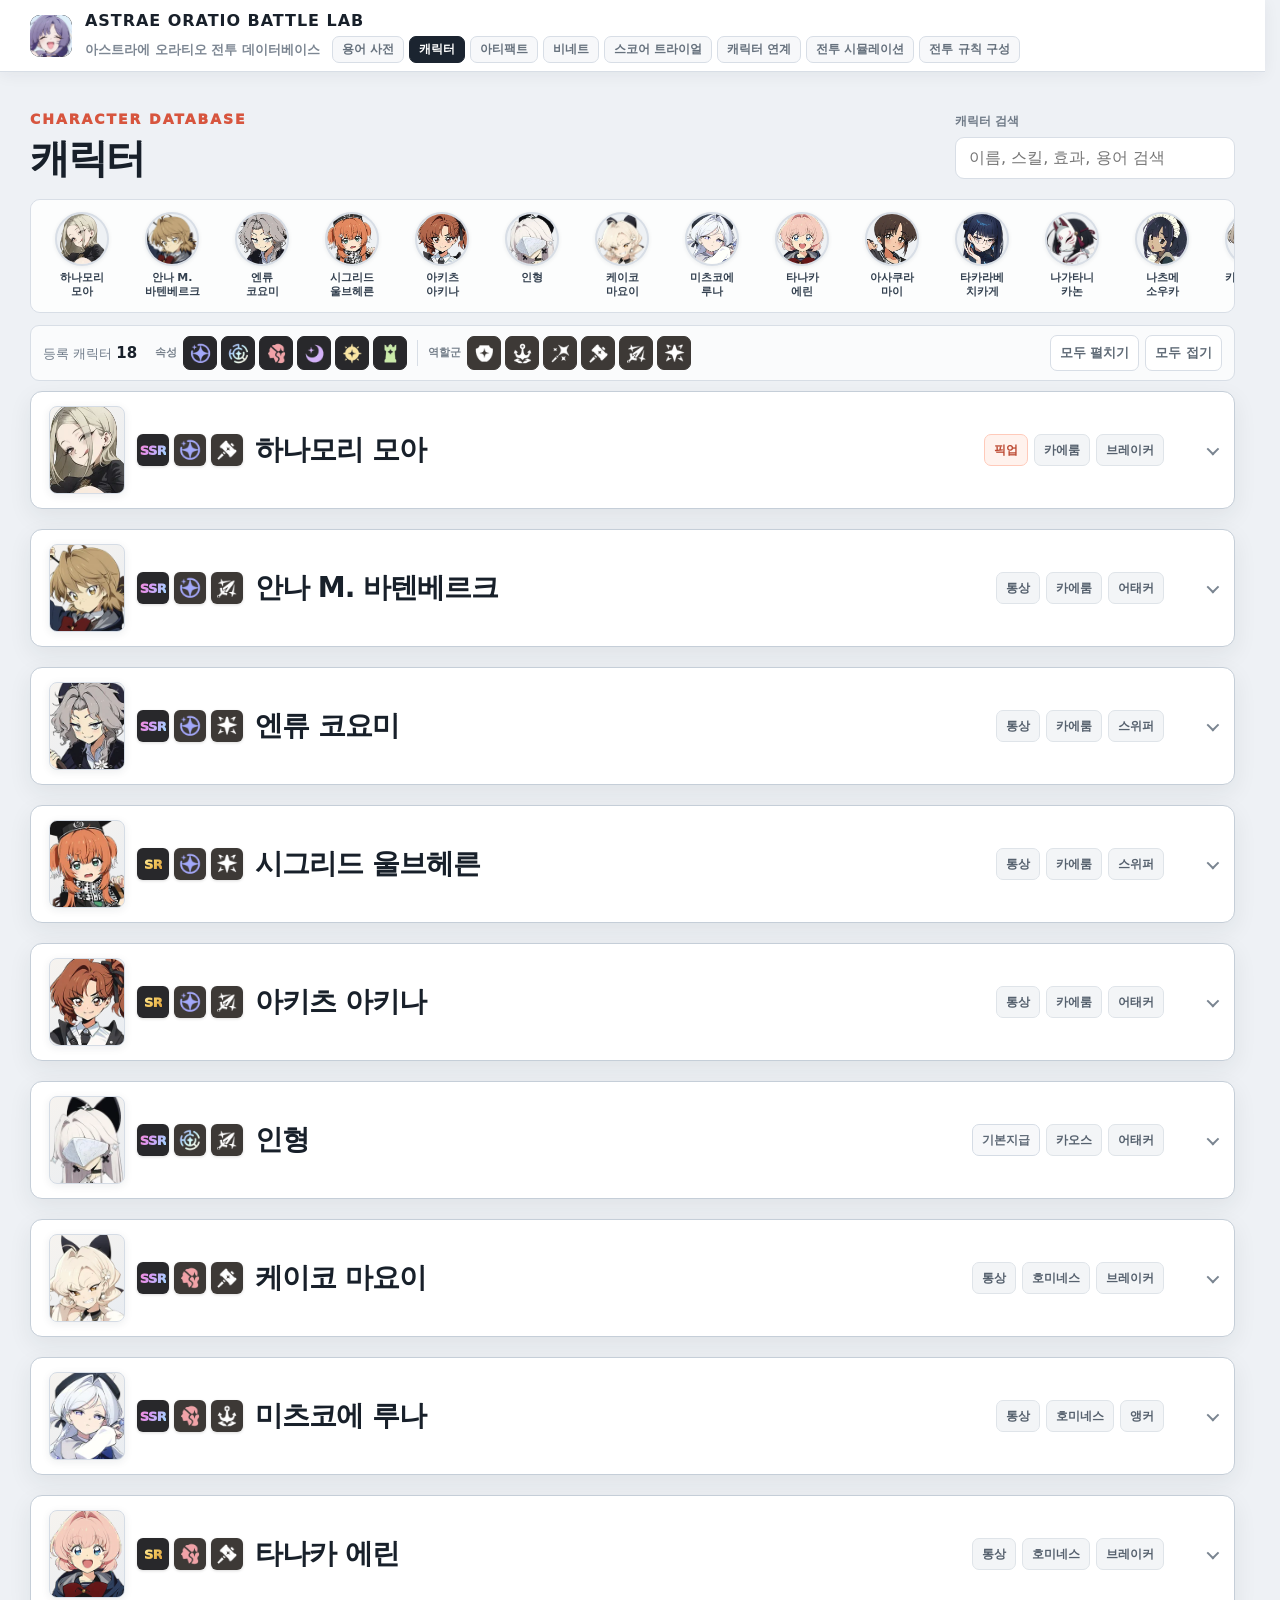
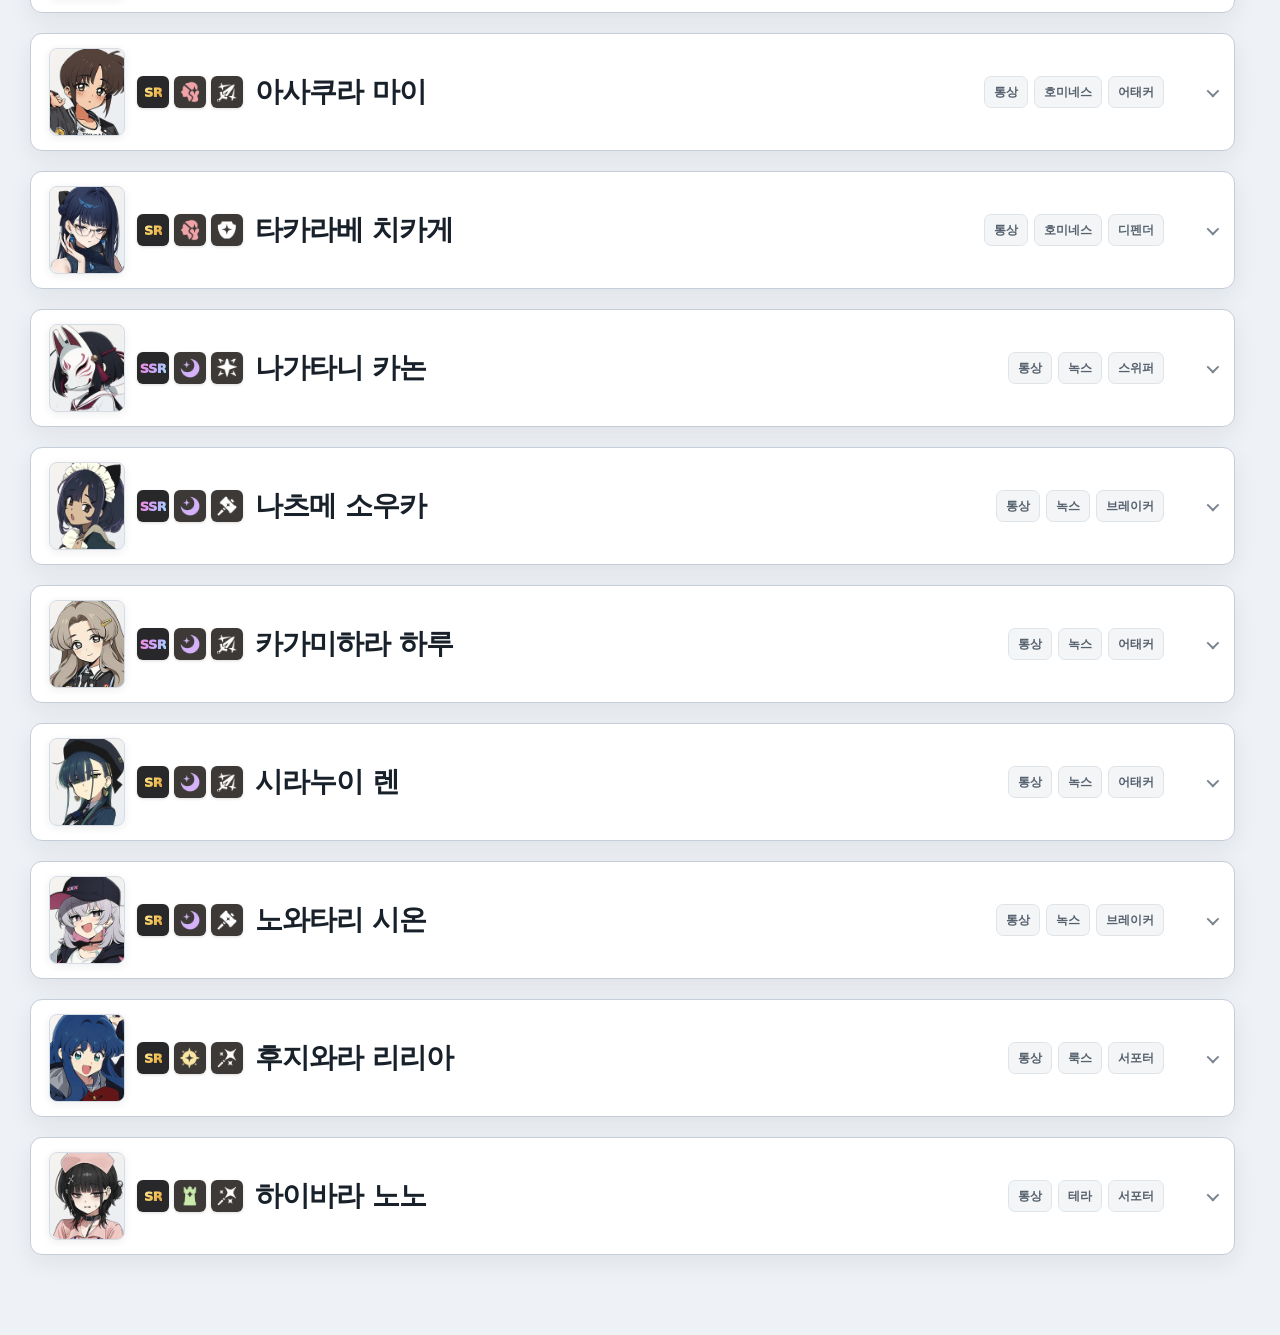
<file: index.html>
<!DOCTYPE html>

<html lang="ko">
<head>
<meta charset="utf-8"/>
<meta content="width=device-width, initial-scale=1" name="viewport"/>
<meta content="아스트라에 오라티오 캐릭터 전투 데이터베이스" name="description"/>
<title>캐릭터 | Astrae Oratio Battle Lab</title>
<link href="styles.css?v=65" rel="stylesheet"/>
<style>.brand-mark{overflow:hidden;padding:0!important}.brand-mark>img{display:block;width:100%;height:100%;object-fit:cover;object-position:center;border-radius:inherit}</style>
</head>
<body>
<header class="app-topbar">
<div class="brand">
<a aria-label="Astrae Oratio Battle Lab 캐릭터 페이지" class="brand-mark" href="characters.html"><img src="assets/site-brand-portrait.jpg" alt="" width="46" height="46" fetchpriority="high"></a>
<div class="brand-copy">
<a class="brand-title" href="characters.html"><strong>ASTRAE ORATIO BATTLE LAB</strong></a>
<div class="brand-lower">
<small>아스트라에 오라티오 전투 데이터베이스</small>
<nav aria-label="페이지 이동" class="site-nav"><a href="glossary.html">용어 사전</a><a aria-current="page" class="active" href="characters.html">캐릭터</a><a href="artifacts.html">아티팩트</a><a href="vignettes.html">비네트</a><a href="score-trial.html">스코어 트라이얼</a><a href="character-partners.html?v=nav-20261025">캐릭터 연계</a><a href="combat.html">전투 시뮬레이션</a><a href="combat-rules.html">전투 규칙 구성</a></nav>
</div>
</div>
</div>
</header>
<main class="page-shell" id="top">
<header class="page-heading character-page-heading" id="characters">
<div class="page-heading-copy">
<span>CHARACTER DATABASE</span>
<h1>캐릭터</h1>
</div>
<label class="search-field">
<span>캐릭터 검색</span>
<input id="character-search" placeholder="이름, 스킬, 효과, 용어 검색" type="search"/>
</label>
</header>
<nav aria-label="캐릭터 바로가기" class="character-jumpbar" data-card-count="18" data-static-order="true" id="character-jumpbar"><a aria-label="하나모리 모아 정보로 이동" class="character-jump-button" data-character-target="character-moa" href="#character-moa"><span class="character-jump-portrait"><img alt="" decoding="async" height="54" loading="eager" src="assets/cards/moa.webp" width="54"/></span><span class="character-jump-name"><span class="jump-name-line">하나모리</span><span class="jump-name-line">모아</span></span></a><a aria-label="안나 M. 바텐베르크 정보로 이동" class="character-jump-button" data-character-target="character-anna" href="#character-anna"><span class="character-jump-portrait"><img alt="" decoding="async" height="54" loading="eager" src="assets/cards/anna.webp" width="54"/></span><span class="character-jump-name"><span class="jump-name-line">안나 M.</span><span class="jump-name-line">바텐베르크</span></span></a><a aria-label="엔류 코요미 정보로 이동" class="character-jump-button" data-character-target="character-koyomi" href="#character-koyomi"><span class="character-jump-portrait"><img alt="" decoding="async" height="54" loading="eager" src="assets/cards/koyomi.webp" width="54"/></span><span class="character-jump-name"><span class="jump-name-line">엔류</span><span class="jump-name-line">코요미</span></span></a><a aria-label="시그리드 울브헤른 정보로 이동" class="character-jump-button" data-character-target="character-sigrid" href="#character-sigrid"><span class="character-jump-portrait"><img alt="" decoding="async" height="54" loading="eager" src="assets/cards/sigrid.webp" width="54"/></span><span class="character-jump-name"><span class="jump-name-line">시그리드</span><span class="jump-name-line">울브헤른</span></span></a><a aria-label="아키츠 아키나 정보로 이동" class="character-jump-button" data-character-target="character-akina" href="#character-akina"><span class="character-jump-portrait"><img alt="" decoding="async" height="54" loading="eager" src="assets/cards/akina.webp" width="54"/></span><span class="character-jump-name"><span class="jump-name-line">아키츠</span><span class="jump-name-line">아키나</span></span></a><a aria-label="인형 정보로 이동" class="character-jump-button" data-character-target="character-doll" href="#character-doll"><span class="character-jump-portrait"><img alt="" decoding="async" height="54" loading="eager" src="assets/cards/doll.webp" width="54"/></span><span class="character-jump-name"><span class="jump-name-line">인형</span></span></a><a aria-label="케이코 마요이 정보로 이동" class="character-jump-button" data-character-target="character-mayoi" href="#character-mayoi"><span class="character-jump-portrait"><img alt="" decoding="async" height="54" loading="eager" src="assets/cards/mayoi.webp" width="54"/></span><span class="character-jump-name"><span class="jump-name-line">케이코</span><span class="jump-name-line">마요이</span></span></a><a aria-label="미츠코에 루나 정보로 이동" class="character-jump-button" data-character-target="character-luna" href="#character-luna"><span class="character-jump-portrait"><img alt="" decoding="async" height="54" loading="eager" src="assets/cards/luna.webp" width="54"/></span><span class="character-jump-name"><span class="jump-name-line">미츠코에</span><span class="jump-name-line">루나</span></span></a><a aria-label="타나카 에린 정보로 이동" class="character-jump-button" data-character-target="character-erin" href="#character-erin"><span class="character-jump-portrait"><img alt="" decoding="async" height="54" loading="eager" src="assets/cards/erin.webp" width="54"/></span><span class="character-jump-name"><span class="jump-name-line">타나카</span><span class="jump-name-line">에린</span></span></a><a aria-label="아사쿠라 마이 정보로 이동" class="character-jump-button" data-character-target="character-mai" href="#character-mai"><span class="character-jump-portrait"><img alt="" decoding="async" height="54" loading="eager" src="assets/cards/mai.webp" width="54"/></span><span class="character-jump-name"><span class="jump-name-line">아사쿠라</span><span class="jump-name-line">마이</span></span></a><a aria-label="타카라베 치카게 정보로 이동" class="character-jump-button" data-character-target="character-chikage" href="#character-chikage"><span class="character-jump-portrait"><img alt="" decoding="async" height="54" loading="eager" src="assets/cards/chikage.webp" width="54"/></span><span class="character-jump-name"><span class="jump-name-line">타카라베</span><span class="jump-name-line">치카게</span></span></a><a aria-label="나가타니 카논 정보로 이동" class="character-jump-button" data-character-target="character-canon" href="#character-canon"><span class="character-jump-portrait"><img alt="" decoding="async" height="54" loading="eager" src="assets/cards/canon.webp" width="54"/></span><span class="character-jump-name"><span class="jump-name-line">나가타니</span><span class="jump-name-line">카논</span></span></a><a aria-label="나츠메 소우카 정보로 이동" class="character-jump-button" data-character-target="character-souka" href="#character-souka"><span class="character-jump-portrait"><img alt="" decoding="async" height="54" loading="eager" src="assets/cards/souka.webp" width="54"/></span><span class="character-jump-name"><span class="jump-name-line">나츠메</span><span class="jump-name-line">소우카</span></span></a><a aria-label="카가미하라 하루 정보로 이동" class="character-jump-button" data-character-target="character-haru" href="#character-haru"><span class="character-jump-portrait"><img alt="" decoding="async" height="54" loading="eager" src="assets/cards/haru.webp" width="54"/></span><span class="character-jump-name"><span class="jump-name-line">카가미하라</span><span class="jump-name-line">하루</span></span></a><a aria-label="시라누이 렌 정보로 이동" class="character-jump-button" data-character-target="character-ren" href="#character-ren"><span class="character-jump-portrait"><img alt="" decoding="async" height="54" loading="eager" src="assets/cards/ren.webp" width="54"/></span><span class="character-jump-name"><span class="jump-name-line">시라누이</span><span class="jump-name-line">렌</span></span></a><a aria-label="노와타리 시온 정보로 이동" class="character-jump-button" data-character-target="character-shion" href="#character-shion"><span class="character-jump-portrait"><img alt="" decoding="async" height="54" loading="eager" src="assets/cards/shion.webp" width="54"/></span><span class="character-jump-name"><span class="jump-name-line">노와타리</span><span class="jump-name-line">시온</span></span></a><a aria-label="후지와라 리리아 정보로 이동" class="character-jump-button" data-character-target="character-liria" href="#character-liria"><span class="character-jump-portrait"><img alt="" decoding="async" height="54" loading="eager" src="assets/cards/liria.webp" width="54"/></span><span class="character-jump-name"><span class="jump-name-line">후지와라</span><span class="jump-name-line">리리아</span></span></a><a aria-label="하이바라 노노 정보로 이동" class="character-jump-button" data-character-target="character-nono" href="#character-nono"><span class="character-jump-portrait"><img alt="" decoding="async" height="54" loading="eager" src="assets/cards/nono.webp" width="54"/></span><span class="character-jump-name"><span class="jump-name-line">하이바라</span><span class="jump-name-line">노노</span></span></a></nav>
<div class="list-toolbar">
<div class="toolbar-primary">
<span class="character-total">등록 캐릭터 <b id="character-count">18</b></span>
<div aria-label="속성 및 역할군 필터" class="character-filters">
<div aria-label="속성 필터" class="filter-group">
<span class="filter-group-label">속성</span>
<div class="filter-buttons">
<button class="filter-icon-button" data-filter-group="element" data-filter-value="caelum" data-tooltip="속성 · 카에룸" type="button"><img alt="카에룸" src="assets/caelum.png"/></button>
<button class="filter-icon-button" data-filter-group="element" data-filter-value="chaos" data-tooltip="속성 · 카오스" type="button"><img alt="카오스" src="assets/chaos.png"/></button>
<button class="filter-icon-button" data-filter-group="element" data-filter-value="homines" data-tooltip="속성 · 호미네스" type="button"><img alt="호미네스" src="assets/homines.png"/></button>
<button class="filter-icon-button" data-filter-group="element" data-filter-value="nox" data-tooltip="속성 · 녹스" type="button"><img alt="녹스" src="assets/nox.png"/></button>
<button class="filter-icon-button" data-filter-group="element" data-filter-value="lux" data-tooltip="속성 · 룩스" type="button"><img alt="룩스" src="assets/lux.png"/></button>
<button class="filter-icon-button" data-filter-group="element" data-filter-value="terra" data-tooltip="속성 · 테라" type="button"><img alt="테라" src="assets/terra.png"/></button>
</div>
</div>
<span aria-hidden="true" class="filter-divider"></span>
<div aria-label="역할군 필터" class="filter-group">
<span class="filter-group-label">역할군</span>
<div class="filter-buttons">
<button class="filter-icon-button" data-filter-group="role" data-filter-value="defender" data-tooltip="역할군 · 디펜더" type="button"><img alt="디펜더" src="assets/defender.png"/></button>
<button class="filter-icon-button" data-filter-group="role" data-filter-value="anchor" data-tooltip="역할군 · 앵커" type="button"><img alt="앵커" src="assets/anchor.png"/></button>
<button class="filter-icon-button" data-filter-group="role" data-filter-value="supporter" data-tooltip="역할군 · 서포터" type="button"><img alt="서포터" src="assets/supporter.png"/></button>
<button class="filter-icon-button" data-filter-group="role" data-filter-value="breaker" data-tooltip="역할군 · 브레이커" type="button"><img alt="브레이커" src="assets/breaker.png"/></button>
<button class="filter-icon-button" data-filter-group="role" data-filter-value="attacker" data-tooltip="역할군 · 어태커" type="button"><img alt="어태커" src="assets/attacker.png"/></button>
<button class="filter-icon-button" data-filter-group="role" data-filter-value="sweeper" data-tooltip="역할군 · 스위퍼" type="button"><img alt="스위퍼" src="assets/sweeper.png"/></button>
</div>
</div>
<button class="reset-filters" hidden="" id="reset-filters" type="button">필터 해제</button>
</div>
</div>
<div class="toolbar-actions">
<button id="expand-all" type="button">모두 펼치기</button>
<button id="collapse-all" type="button">모두 접기</button>
</div>
</div>
<section aria-label="캐릭터 목록" class="character-list" id="character-list">
<!-- 모아 -->
<!-- 안나 -->
<!-- 인형 -->
<!-- 마요이 -->
<details class="character-card" data-element="caelum" data-role="breaker" id="character-moa">
<summary class="character-summary">
<div class="character-identity">
<span class="character-portrait"><img alt="하나모리 모아 초상화" class="character-portrait-image portrait-moa" decoding="async" height="88" src="assets/cards/moa.webp" width="76"/></span>
<span class="character-identity-icons">
<span aria-label="SSR 등급" class="identity-icon-bg rarity-emblem rarity-ssr"><span>SSR</span></span>
<span class="identity-icon-bg"><img alt="" class="character-identity-icon" src="assets/caelum.png"/></span>
<span class="identity-icon-bg"><img alt="" class="character-identity-icon" src="assets/breaker.png"/></span>
</span>
<div class="character-name-group"><h2>하나모리 모아</h2></div>
</div>
<div aria-label="캐릭터 키워드" class="character-tags">
<span class="character-tag hot">픽업</span>
<span class="character-tag">카에룸</span>
<span class="character-tag">브레이커</span>
</div>
<span aria-hidden="true" class="summary-action"><i></i></span>
</summary>
<div class="character-content">
<nav aria-label="하나모리 모아 내부 이동" class="section-nav">
<button data-target="moa-skills" type="button">스킬</button>
<button data-target="moa-ability" type="button">고유 능력</button>
<button data-target="moa-domain" type="button">영지 선언</button>
<button data-target="moa-nodes" type="button">마력 노드</button>
</nav>
<section class="character-section" id="moa-skills">
<header class="section-heading"><span>01</span><div><h3>스킬</h3></div></header>
<div class="reading-list">
<article class="reading-row">
<header class="row-heading"><span class="row-type">ULTIMATE</span><h4>레핀 드 쥐스티스</h4></header>
<div class="row-body">
<div class="skill-meta"><span class="row-badge">근거리</span><span class="row-badge">CT 1</span><span class="row-badge">US 1000</span><span class="row-badge">AP 1</span></div>
<p>적 1인에게 <b>734.3%</b> 피해.</p>
<p>대상이 <button class="term-link" data-term="notice">#괴도의 예고장</button> 보유 시 치명타 확률 15%만큼 <button class="term-link" data-term="plunder">#강탈</button> 부여 <span class="subtle">(유지 라운드 7)</span>.</p>
<p><button class="term-link" data-term="notice">#괴도의 예고장</button> 제거.</p>
</div>
</article>
<article class="reading-row">
<header class="row-heading"><span class="row-type">BATTLE SKILL</span><h4><span class="skill-step-prefix">[1단]</span> <span class="skill-parent-name">칸 드 콩바</span> : <strong class="skill-variant-inline">괴도의 지팡이술, 첫 번째</strong></h4></header>
<div class="row-body">
<div class="skill-meta"><span class="row-badge">근거리</span><span class="row-badge">CT 5</span><span class="row-badge">AP 1</span></div>
<p>적 1인에게 <b>366.6%</b> 피해.</p>
</div>
</article>
<article class="reading-row">
<header class="row-heading"><span class="row-type">BATTLE SKILL</span><h4><span class="skill-step-prefix">[2단]</span> <span class="skill-parent-name">칸 드 콩바</span> : <strong class="skill-variant-inline">괴도의 지팡이술, 두 번째</strong></h4></header>
<div class="row-body">
<div class="skill-meta"><span class="row-badge">근거리</span><span class="row-badge">CT 5</span><span class="row-badge">AP 1</span></div>
<p>적 1인에게 <b>400%</b> 피해.</p>
<p><button class="term-link" data-term="fracture">#파쇄</button> 1중첩 소모.</p>
<p><button class="term-link" data-term="fracture">#파쇄</button> 소모 시마다 <b>500%</b> 추가 피해.</p>
</div>
</article>
<article class="reading-row">
<header class="row-heading"><span class="row-type">TAG ATTACK</span><h4>태그 어택 스킬</h4></header>
<div class="row-body">
<div class="skill-meta"><span class="row-badge">근거리</span><span class="row-badge">AP 1</span></div>
<p>적 1인에게 <b>226.5%</b> 피해.</p>
<p><button class="term-link" data-term="notice">#괴도의 예고장</button> 부여.</p>
</div>
</article>
<article class="reading-row">
<header class="row-heading"><span class="row-type">TAG SPECIAL</span><h4>태그 스페셜 스킬</h4></header>
<div class="row-body">
<div class="skill-meta"><span class="row-badge">근거리</span><span class="row-badge">CT 5</span><span class="row-badge">AP 1</span></div>
<p><button class="term-link" data-term="assault-block">#강습 차단</button> 판정.</p>
<p>적 1인에게 <b>476.8%</b> 피해.</p>
<p><button class="term-link" data-term="fracture">#파쇄</button> 1중첩 소모.</p>
</div>
</article>
</div>
</section>
<section class="character-section" id="moa-ability">
<header class="section-heading"><span>02</span><div><h3>고유 능력</h3></div></header>
<div class="reading-list">
<article class="reading-row">
<header class="row-heading"><span class="row-type">UNIQUE</span><h4>한밤의 수호자</h4></header>
<div class="row-body"><p><button class="term-link" data-term="notice">#괴도의 예고장</button> 부여 시 타격력 <b>20.1%</b> 증가 <span class="subtle">(최대 1중첩 / 유지 라운드 1)</span>.</p></div>
</article>
</div>
</section>
<section class="character-section" id="moa-domain">
<header class="section-heading"><span>03</span><div><h3>영지 선언</h3></div></header>
<div class="domain-panel">
<div class="domain-condition"><b>발동 조건</b><span>전투 스킬 6회 사용</span></div>
<div class="domain-effects">
<p>얼티메이트 스킬, 전투 스킬의 재사용 대기 시간 초기화.</p>
<p>AP +2, US +250.</p>
</div>
</div>
</section>
<section class="character-section" id="moa-nodes">
<header class="section-heading"><span>04</span><div><h3>마력 노드</h3></div></header>
<div aria-label="마력 노드 개방 순서" class="node-unlock-order"><span class="node-unlock-label">개방 순서</span><span class="node-unlock-route">01 → 02 → 03</span><span class="node-unlock-route">01 → 04 → 05</span></div>
<div class="potential-list">
<article class="potential-row"><div class="potential-index">01</div><div class="potential-name">차가운 밤, 어두운 그림자</div><div class="potential-detail">아군 전체에게 <button class="term-link" data-term="magic-release">#마력 개방</button> 부여.</div></article>
<article class="potential-row"><div class="potential-index">02</div><div class="potential-name">야경꾼의 발자국</div><div class="potential-detail">전투 스킬 피해량 30% 증가. ‘괴도의 지팡이술, 첫 번째’ 사용 시 대상에게 <button class="term-link" data-term="fracture">#파쇄</button> 1중첩 부여.</div></article>
<article class="potential-row"><div class="potential-index">03</div><div class="potential-name">낭만을 추구하는 자</div><div class="potential-detail">태그 스페셜 스킬 피해량 15% 증가. 태그 스페셜 스킬 사용 시 대상에게 <button class="term-link" data-term="notice">#괴도의 예고장</button> 부여.</div></article>
<article class="potential-row"><div class="potential-index">04</div><div class="potential-name">바람과 함께 사라지다</div><div class="potential-detail"><button class="term-link" data-term="plunder">#강탈</button> 3회 부여 시 AP +1.</div></article>
<article class="potential-row"><div class="potential-index">05</div><div class="potential-name">한밤중에 피어난 장미</div><div class="potential-detail">얼티메이트 스킬 피해량 15% 증가. 최대 US 포인트 100% 증가.</div></article>
</div>
</section>
</div>
</details><details class="character-card" data-element="caelum" data-role="attacker" id="character-anna">
<summary class="character-summary">
<div class="character-identity">
<span class="character-portrait"><img alt="안나 M. 바텐베르크 초상화" class="character-portrait-image portrait-anna" decoding="async" height="88" src="assets/cards/anna.webp" width="76"/></span>
<span class="character-identity-icons">
<span aria-label="SSR 등급" class="identity-icon-bg rarity-emblem rarity-ssr"><span>SSR</span></span>
<span class="identity-icon-bg"><img alt="" class="character-identity-icon" src="assets/caelum.png"/></span>
<span class="identity-icon-bg"><img alt="" class="character-identity-icon" src="assets/attacker.png"/></span>
</span>
<div class="character-name-group"><h2>안나 M. 바텐베르크</h2></div>
</div>
<div aria-label="캐릭터 키워드" class="character-tags">
<span class="character-tag">통상</span>
<span class="character-tag">카에룸</span>
<span class="character-tag">어태커</span>
</div>
<span aria-hidden="true" class="summary-action"><i></i></span>
</summary>
<div class="character-content">
<nav aria-label="안나 M. 바텐베르크 내부 이동" class="section-nav">
<button data-target="anna-skills" type="button">스킬</button>
<button data-target="anna-ability" type="button">고유 능력</button>
<button data-target="anna-domain" type="button">영지 선언</button>
<button data-target="anna-nodes" type="button">마력 노드</button>
</nav>
<section class="character-section" id="anna-skills">
<header class="section-heading"><span>01</span><div><h3>스킬</h3></div></header>
<div class="reading-list">
<article class="reading-row">
<header class="row-heading"><span class="row-type">ULTIMATE</span><h4>드라이파허 블리츠슈니트</h4></header>
<div class="row-body">
<div class="skill-meta"><span class="row-badge">근거리</span><span class="row-badge">CT 1</span><span class="row-badge">US 2000</span><span class="row-badge">AP 1</span></div>
<p>적 1인에게 <b>391.2%</b> 피해.</p>
<p>파쇄 1중첩 부여.</p>
</div>
</article>
<article class="reading-row">
<header class="row-heading"><span class="row-type">BATTLE SKILL</span><h4><span class="skill-step-prefix">[1단]</span> <span class="skill-parent-name">전투의 예술</span> : <strong class="skill-variant-inline">번개 같은 찌르기</strong></h4></header>
<div class="row-body">
<div class="skill-meta"><span class="row-badge">근거리</span><span class="row-badge">CT 5</span><span class="row-badge">AP 1</span></div>
<p>적 1인에게 <b>252.5%</b> 피해.</p>
</div>
</article>
<article class="reading-row">
<header class="row-heading"><span class="row-type">BATTLE SKILL</span><h4><span class="skill-step-prefix">[2단]</span> <span class="skill-parent-name">전투의 예술</span> : <strong class="skill-variant-inline">번뜩이는 삼단베기</strong></h4></header>
<div class="row-body">
<div class="skill-meta"><span class="row-badge">근거리</span><span class="row-badge">CT 5</span><span class="row-badge">AP 1</span></div>
<p>적 1인에게 <b>255.2%</b> 피해.</p>
</div>
</article>
<article class="reading-row">
<header class="row-heading"><span class="row-type">BATTLE SKILL</span><h4><span class="skill-step-prefix">[3단]</span> <span class="skill-parent-name">전투의 예술</span> : <strong class="skill-variant-inline">정수리 낙하 베기</strong></h4></header>
<div class="row-body">
<div class="skill-meta"><span class="row-badge">근거리</span><span class="row-badge">CT 5</span><span class="row-badge">AP 1</span></div>
<p>적 1인에게 <b>291.6%</b> 피해.</p>
<p>파쇄 1중첩 부여.</p>
</div>
</article>
<article class="reading-row">
<header class="row-heading"><span class="row-type">TAG ATTACK</span><h4>태그 어택 스킬</h4></header>
<div class="row-body">
<div class="skill-meta"><span class="row-badge">근거리</span><span class="row-badge">AP 1</span></div>
<p>적 1인에게 <b>150%</b> 피해.</p>
</div>
</article>
</div>
</section>
<section class="character-section" id="anna-ability">
<header class="section-heading"><span>02</span><div><h3>고유 능력</h3></div></header>
<div class="reading-list">
<article class="reading-row">
<header class="row-heading"><span class="row-type">UNIQUE</span><h4>기사도의 정신</h4></header>
<div class="row-body">
<p>얼티메이트 스킬 사용 시 전투 스킬 피해량 <b>35.6%</b> 증가 <span class="subtle">(유지 라운드 2)</span>.</p>
</div>
</article>
</div>
</section>
<section class="character-section" id="anna-domain">
<header class="section-heading"><span>03</span><div><h3>영지 선언</h3></div></header>
<div class="domain-panel">
<div class="domain-condition"><b>발동 조건</b><span>전투 스킬 9회 사용</span></div>
<div class="domain-effects">
<p>얼티메이트 스킬, 전투 스킬의 재사용 대기 시간 초기화.</p>
<p>AP +2, US +250.</p>
</div>
</div>
</section>
<section class="character-section" id="anna-nodes">
<header class="section-heading"><span>04</span><div><h3>마력 노드</h3></div></header>
<div aria-label="마력 노드 개방 순서" class="node-unlock-order"><span class="node-unlock-label">개방 순서</span><span class="node-unlock-route">01 → 02 → 03</span><span class="node-unlock-route">01 → 04 → 05</span></div>
<div class="potential-list">
<article class="potential-row"><div class="potential-index">01</div><div class="potential-name">앰버의 광채</div><div class="potential-detail">아군 전체에게 마력 개방 부여.</div></article>
<article class="potential-row"><div class="potential-index">02</div><div class="potential-name">칼날에 흐르는 뇌성</div><div class="potential-detail">카운터 스킬 사용 시 번개 같은 찌르기의 AP 소모량 0 <span class="subtle">(최대 1회 / 유지 라운드 1)</span>.</div></article>
<article class="potential-row"><div class="potential-index">03</div><div class="potential-name">자각하는 마음</div><div class="potential-detail">번개 같은 찌르기 사용 시 대상에게 파쇄 1중첩 부여.</div></article>
<article class="potential-row"><div class="potential-index">04</div><div class="potential-name">기사의 덕목</div><div class="potential-detail">얼티메이트 스킬 사용 시 전투 스킬 재사용 대기 시간 초기화.</div></article>
<article class="potential-row"><div class="potential-index">05</div><div class="potential-name">새로운 맹세</div><div class="potential-detail">얼티메이트 스킬의 AP 소모량 -1.</div></article>
</div>
</section>
</div>
</details><details class="character-card" data-element="caelum" data-role="sweeper" id="character-koyomi">
<summary class="character-summary">
<div class="character-identity">
<span class="character-portrait"><img alt="엔류 코요미 초상화" class="character-portrait-image portrait-koyomi" decoding="async" height="88" src="assets/cards/koyomi.webp" width="76"/></span>
<span class="character-identity-icons">
<span aria-label="SSR 등급" class="identity-icon-bg rarity-emblem rarity-ssr"><span>SSR</span></span>
<span class="identity-icon-bg"><img alt="" class="character-identity-icon" src="assets/caelum.png"/></span>
<span class="identity-icon-bg"><img alt="" class="character-identity-icon" src="assets/sweeper.png"/></span>
</span>
<div class="character-name-group"><h2>엔류 코요미</h2></div>
</div>
<div aria-label="캐릭터 키워드" class="character-tags">
<span class="character-tag">통상</span>
<span class="character-tag">카에룸</span>
<span class="character-tag">스위퍼</span>
</div>
<span aria-hidden="true" class="summary-action"><i></i></span>
</summary>
<div class="character-content">
<nav aria-label="엔류 코요미 내부 이동" class="section-nav">
<button data-target="koyomi-skills" type="button">스킬</button>
<button data-target="koyomi-ability" type="button">고유 능력</button>
<button data-target="koyomi-domain" type="button">영지 선언</button>
<button data-target="koyomi-nodes" type="button">마력 노드</button>
</nav>
<section class="character-section" id="koyomi-skills">
<header class="section-heading"><span>01</span><div><h3>스킬</h3></div></header>
<div class="reading-list">
<article class="reading-row">
<header class="row-heading"><span class="row-type">ULTIMATE</span><h4>불사르는 염룡, 스바로지츠의 숨결이여!</h4></header>
<div class="row-body">
<div class="skill-meta"><span class="row-badge">원거리</span><span class="row-badge">CT 1</span><span class="row-badge">US 3000</span><span class="row-badge">AP 1</span></div>
<p>적 전체에게 <b>589.9%</b> 피해.</p>
</div>
</article>
<article class="reading-row">
<header class="row-heading"><span class="row-type">BATTLE SKILL</span><h4><span class="skill-step-prefix">[1단]</span> <span class="skill-parent-name">엔류 가의 마녀술</span> : <strong class="skill-variant-inline">염룡의 화염구</strong></h4></header>
<div class="row-body">
<div class="skill-meta"><span class="row-badge">원거리</span><span class="row-badge">CT 9</span><span class="row-badge">AP 1</span></div>
<p>적 전체에게 <b>234.2%</b> 피해.</p>
<p>파쇄 1중첩 부여.</p>
</div>
</article>
<article class="reading-row">
<header class="row-heading"><span class="row-type">BATTLE SKILL</span><h4><span class="skill-step-prefix">[2단]</span> <span class="skill-parent-name">엔류 가의 마녀술</span> : <strong class="skill-variant-inline">염룡의 파도</strong></h4></header>
<div class="row-body">
<div class="skill-meta"><span class="row-badge">원거리</span><span class="row-badge">CT 9</span><span class="row-badge">AP 1</span></div>
<p>적 전체에게 <b>225.1%</b> 피해.</p>
</div>
</article>
<article class="reading-row">
<header class="row-heading"><span class="row-type">BATTLE SKILL</span><h4><span class="skill-step-prefix">[3단]</span> <span class="skill-parent-name">엔류 가의 마녀술</span> : <strong class="skill-variant-inline">염룡의 소낙비</strong></h4></header>
<div class="row-body">
<div class="skill-meta"><span class="row-badge">원거리</span><span class="row-badge">CT 9</span><span class="row-badge">AP 1</span></div>
<p>적 전체에게 <b>282.9%</b> 피해.</p>
</div>
</article>
<article class="reading-row">
<header class="row-heading"><span class="row-type">TAG ATTACK</span><h4>태그 어택 스킬</h4></header>
<div class="row-body">
<div class="skill-meta"><span class="row-badge">원거리</span><span class="row-badge">AP 1</span></div>
<p>적 전체에게 <b>183%</b> 피해.</p>
</div>
</article>
</div>
</section>
<section class="character-section" id="koyomi-ability">
<header class="section-heading"><span>02</span><div><h3>고유 능력</h3></div></header>
<div class="reading-list">
<article class="reading-row">
<header class="row-heading"><span class="row-type">UNIQUE</span><h4>염룡의 혈맥</h4></header>
<div class="row-body"><p>전투 시작 시 US 포인트 +750.</p></div>
</article>
</div>
</section>
<section class="character-section" id="koyomi-domain">
<header class="section-heading"><span>03</span><div><h3>영지 선언</h3></div></header>
<div class="domain-panel">
<div class="domain-condition"><b>발동 조건</b><span>얼티메이트 스킬 2회 사용</span></div>
<div class="domain-effects">
<p>얼티메이트 스킬, 전투 스킬의 재사용 대기 시간 초기화.</p>
<p>AP +2, US +250.</p>
</div>
</div>
</section>
<section class="character-section" id="koyomi-nodes">
<header class="section-heading"><span>04</span><div><h3>마력 노드</h3></div></header>
<div aria-label="마력 노드 개방 순서" class="node-unlock-order"><span class="node-unlock-label">개방 순서</span><span class="node-unlock-route">01 → 02 → 03</span><span class="node-unlock-route">01 → 04 → 05</span></div>
<div class="potential-list">
<article class="potential-row"><div class="potential-index">01</div><div class="potential-name">이어받은 불씨</div><div class="potential-detail">아군 전체에게 마력 개방 부여.</div></article>
<article class="potential-row"><div class="potential-index">02</div><div class="potential-name">타오르기 시작한 불꽃</div><div class="potential-detail">전투 스킬 사용 시 대상에게 화상 1단계 부여.</div></article>
<article class="potential-row"><div class="potential-index">03</div><div class="potential-name">혈맥에 깃든 염룡</div><div class="potential-detail">고유 능력의 US 포인트 회복량 100% 증가.</div></article>
<article class="potential-row"><div class="potential-index">04</div><div class="potential-name">스바로지츠의 계승자</div><div class="potential-detail">태그 어택 스킬 사용 시 전투 스킬 재사용 대기시간 -1.</div></article>
<article class="potential-row"><div class="potential-index">05</div><div class="potential-name">그 이름, 맹염소녀</div><div class="potential-detail">얼티메이트 스킬 피해량 20% 증가.</div></article>
</div>
</section>
</div>
</details><details class="character-card" data-element="caelum" data-role="sweeper" id="character-sigrid">
<summary class="character-summary">
<div class="character-identity">
<span class="character-portrait"><img alt="시그리드 울브헤른 초상화" class="character-portrait-image portrait-sigrid" decoding="async" height="88" src="assets/cards/sigrid.webp" width="76"/></span>
<span class="character-identity-icons">
<span aria-label="SR 등급" class="identity-icon-bg rarity-emblem rarity-sr"><span>SR</span></span>
<span class="identity-icon-bg"><img alt="" class="character-identity-icon" src="assets/caelum.png"/></span>
<span class="identity-icon-bg"><img alt="" class="character-identity-icon" src="assets/sweeper.png"/></span>
</span>
<div class="character-name-group"><h2>시그리드 울브헤른</h2></div>
</div>
<div aria-label="캐릭터 키워드" class="character-tags">
<span class="character-tag">통상</span>
<span class="character-tag">카에룸</span>
<span class="character-tag">스위퍼</span>
</div>
<span aria-hidden="true" class="summary-action"><i></i></span>
</summary>
<div class="character-content">
<nav aria-label="시그리드 울브헤른 내부 이동" class="section-nav">
<button data-target="sigrid-skills" type="button">스킬</button>
<button data-target="sigrid-ability" type="button">고유 능력</button>
<button data-target="sigrid-domain" type="button">영지 선언</button>
<button data-target="sigrid-nodes" type="button">마력 노드</button>
</nav>
<section class="character-section" id="sigrid-skills">
<header class="section-heading"><span>01</span><div><h3>스킬</h3></div></header>
<div class="reading-list">
<article class="reading-row">
<header class="row-heading"><span class="row-type">ULTIMATE</span><h4>쇄도하는 라그나로크</h4></header>
<div class="row-body">
<div class="skill-meta"><span class="row-badge">근거리</span><span class="row-badge">CT 1</span><span class="row-badge">US 2000</span><span class="row-badge">AP 1</span></div>
<p>적 전체에게 <b>415.5%</b> 피해.</p>
<p>자신의 고유 능력 적용 중 <b>207.8%</b> 피해.</p>
</div>
</article>
<article class="reading-row">
<header class="row-heading"><span class="row-type">BATTLE SKILL</span><h4><span class="skill-step-prefix">[1단]</span> <span class="skill-parent-name">울브헤른식 도끼술</span> : <strong class="skill-variant-inline">내리치는 번개</strong></h4></header>
<div class="row-body">
<div class="skill-meta"><span class="row-badge">근거리</span><span class="row-badge">CT 5</span><span class="row-badge">AP 1</span><span class="row-badge">차지 스킬</span></div>
<div class="skill-stage">
<p class="stage-title"><b>[차지 1단계]</b></p>
<p>적 전체에게 <b>283.3%</b> 피해.</p>
</div>
<div class="skill-stage">
<p class="stage-title"><b>[차지 2단계]</b></p>
<p>스킬 사용 시 AP 2 소모.</p>
<p>적 전체에게 <b>360.9%</b> 피해.</p>
<p>파쇄 1중첩 소모.</p>
</div>
</div>
</article>
<article class="reading-row">
<header class="row-heading"><span class="row-type">BATTLE SKILL</span><h4><span class="skill-step-prefix">[2단]</span> <span class="skill-parent-name">울브헤른식 도끼술</span> : <strong class="skill-variant-inline">몰아치는 폭풍우</strong></h4></header>
<div class="row-body">
<div class="skill-meta"><span class="row-badge">근거리</span><span class="row-badge">CT 5</span><span class="row-badge">AP 1</span></div>
<p>적 전체에게 <b>203.7%</b> 피해.</p>
</div>
</article>
<article class="reading-row">
<header class="row-heading"><span class="row-type">TAG ATTACK</span><h4>태그 어택 스킬</h4></header>
<div class="row-body">
<div class="skill-meta"><span class="row-badge">근거리</span><span class="row-badge">AP 1</span></div>
<p>적 1인에게 <b>165%</b> 피해.</p>
</div>
</article>
</div>
</section>
<section class="character-section" id="sigrid-ability">
<header class="section-heading"><span>02</span><div><h3>고유 능력</h3></div></header>
<div class="reading-list">
<article class="reading-row">
<header class="row-heading"><span class="row-type">UNIQUE</span><h4>광전사의 혈통</h4></header>
<div class="row-body"><p>전투 시작 시 공격력 <b>16.6%</b> 증가 <span class="subtle">(유지 라운드 6)</span>.</p></div>
</article>
</div>
</section>
<section class="character-section" id="sigrid-domain">
<header class="section-heading"><span>03</span><div><h3>영지 선언</h3></div></header>
<div class="domain-panel">
<div class="domain-condition"><b>발동 조건</b><span>전투 스킬 4회 사용</span></div>
<div class="domain-effects">
<p>얼티메이트 스킬, 전투 스킬의 재사용 대기시간 초기화.</p>
<p>AP +2, US +250.</p>
</div>
</div>
</section>
<section class="character-section" id="sigrid-nodes">
<header class="section-heading"><span>04</span><div><h3>마력 노드</h3></div></header>
<div aria-label="마력 노드 개방 순서" class="node-unlock-order">
<span class="node-unlock-label">개방 순서</span>
<span class="node-unlock-route">01 → 02 → 03</span>
<span class="node-unlock-route">01 → 04 → 05</span>
</div>
<div class="potential-list">
<article class="potential-row"><div class="potential-index">01</div><div class="potential-name">추운 나라에서 온 소녀</div><div class="potential-detail">아군 전체에게 마력 개방 부여.</div></article>
<article class="potential-row"><div class="potential-index">02</div><div class="potential-name">온화한 바이킹</div><div class="potential-detail">얼티메이트 스킬 피해량 30% 증가.</div></article>
<article class="potential-row"><div class="potential-index">03</div><div class="potential-name">스칼라그림손의 힘</div><div class="potential-detail">내리치는 번개를 차지 2단계로 사용 시 대상에게 파쇄 1중첩 소모.</div></article>
<article class="potential-row"><div class="potential-index">04</div><div class="potential-name">야를의 후예</div><div class="potential-detail">고유 능력 유지 라운드 11로 변경.</div></article>
<article class="potential-row"><div class="potential-index">05</div><div class="potential-name">발할라의 방식으로</div><div class="potential-detail">고유 능력 공격력 증가량 100% 증가.</div></article>
</div>
</section>
</div>
</details><details class="character-card" data-element="caelum" data-role="attacker" id="character-akina">
<summary class="character-summary">
<div class="character-identity">
<span class="character-portrait"><img alt="아키츠 아키나 초상화" class="character-portrait-image portrait-akina" decoding="async" height="88" src="assets/cards/akina.webp" width="76"/></span>
<span class="character-identity-icons">
<span aria-label="SR 등급" class="identity-icon-bg rarity-emblem rarity-sr"><span>SR</span></span>
<span class="identity-icon-bg"><img alt="" class="character-identity-icon" src="assets/caelum.png"/></span>
<span class="identity-icon-bg"><img alt="" class="character-identity-icon" src="assets/attacker.png"/></span>
</span>
<div class="character-name-group"><h2>아키츠 아키나</h2></div>
</div>
<div aria-label="캐릭터 키워드" class="character-tags">
<span class="character-tag">통상</span>
<span class="character-tag">카에룸</span>
<span class="character-tag">어태커</span>
</div>
<span aria-hidden="true" class="summary-action"><i></i></span>
</summary>
<div class="character-content">
<nav aria-label="아키츠 아키나 내부 이동" class="section-nav">
<button data-target="akina-skills" type="button">스킬</button>
<button data-target="akina-ability" type="button">고유 능력</button>
<button data-target="akina-domain" type="button">영지 선언</button>
<button data-target="akina-nodes" type="button">마력 노드</button>
</nav>
<section class="character-section" id="akina-skills">
<header class="section-heading"><span>01</span><div><h3>스킬</h3></div></header>
<div class="reading-list">
<article class="reading-row">
<header class="row-heading"><span class="row-type">ULTIMATE</span><h4>화학, 연금술, 그리고 폭발</h4></header>
<div class="row-body">
<div class="skill-meta"><span class="row-badge">원거리</span><span class="row-badge">CT 1</span><span class="row-badge">US 2000</span><span class="row-badge">AP 1</span></div>
<p>적 1인에게 <b>639.1%</b> 피해.</p>
<p>화상 4단계 부여.</p>
</div>
</article>
<article class="reading-row">
<header class="row-heading"><span class="row-type">BATTLE SKILL</span><h4><span class="skill-step-prefix">[1단]</span> <span class="skill-parent-name">특제 마도구 등장!</span> : <strong class="skill-variant-inline">아키나 특제 &lt;그리스의 불&gt;</strong></h4></header>
<div class="row-body">
<div class="skill-meta"><span class="row-badge">원거리</span><span class="row-badge">CT 1</span><span class="row-badge">AP 1</span></div>
<p>그리스의 불 1개 소모.</p>
<p>적 1인에게 <b>114.8%</b> 피해.</p>
<p>화상 1단계 부여.</p>
</div>
</article>
<article class="reading-row">
<header class="row-heading"><span class="row-type">BATTLE SKILL</span><h4><span class="skill-step-prefix">[2단]</span> <span class="skill-parent-name">특제 마도구 등장!</span> : <strong class="skill-variant-inline">아키나 특제 드롭스</strong></h4></header>
<div class="row-body">
<div class="skill-meta"><span class="row-badge">원거리</span><span class="row-badge">CT 1</span><span class="row-badge">AP 1</span></div>
<p>그리스의 불 1개 소모.</p>
<p>적 1인에게 <b>125.2%</b> 피해.</p>
<p>화상 1단계 부여.</p>
</div>
</article>
<article class="reading-row">
<header class="row-heading"><span class="row-type">BATTLE SKILL</span><h4><span class="skill-step-prefix">[3단]</span> <span class="skill-parent-name">특제 마도구 등장!</span> : <strong class="skill-variant-inline">즉석 충전</strong></h4></header>
<div class="row-body">
<div class="skill-meta"><span class="row-badge">원거리</span><span class="row-badge">CT 5</span><span class="row-badge">AP 1</span></div>
<p>보유한 그리스의 불이 0개일 시 사용.</p>
<p>그리스의 불 3개 충전.</p>
</div>
</article>
<article class="reading-row">
<header class="row-heading"><span class="row-type">TAG ATTACK</span><h4>태그 어택 스킬</h4></header>
<div class="row-body">
<div class="skill-meta"><span class="row-badge">원거리</span><span class="row-badge">AP 1</span></div>
<p>적 1인에게 <b>128.2%</b> 피해.</p>
<p>파쇄 1중첩 부여.</p>
</div>
</article>
</div>
</section>
<section class="character-section" id="akina-ability">
<header class="section-heading"><span>02</span><div><h3>고유 능력</h3></div></header>
<div class="reading-list">
<article class="reading-row">
<header class="row-heading"><span class="row-type">UNIQUE</span><h4>아키나류 연금술</h4></header>
<div class="row-body">
<p>전투 시작 시 그리스의 불 3개 충전.</p>
<p>아키나 특제 드롭스 사용 시 50% 확률로 전투 스킬 재사용 대기시간 초기화.</p>
<p>그리스의 불 1개 충전.</p>
<p>AP +1, US 포인트 +50.</p>
</div>
</article>
</div>
</section>
<section class="character-section" id="akina-domain">
<header class="section-heading"><span>03</span><div><h3>영지 선언</h3></div></header>
<div class="domain-panel">
<div class="domain-condition"><b>발동 조건</b><span>전투 스킬 10회 사용</span></div>
<div class="domain-effects">
<p>얼티메이트 스킬, 전투 스킬의 재사용 대기시간 초기화.</p>
<p>AP +2, US +250.</p>
</div>
</div>
</section>
<section class="character-section" id="akina-nodes">
<header class="section-heading"><span>04</span><div><h3>마력 노드</h3></div></header>
<div aria-label="마력 노드 개방 순서" class="node-unlock-order">
<span class="node-unlock-label">개방 순서</span>
<span class="node-unlock-route">01 → 02 → 03</span>
<span class="node-unlock-route">04 → 05</span>
</div>
<div class="potential-list">
<article class="potential-row"><div class="potential-index">01</div><div class="potential-name">화학과 연금술</div><div class="potential-detail">아군 전체에게 마력 개방 부여.</div></article>
<article class="potential-row"><div class="potential-index">02</div><div class="potential-name">번뜩이는 아이디어</div><div class="potential-detail">즉석 충전 사용 시 아키나 특제 &lt;그리스의 불&gt;의 재사용 대기시간 초기화.</div></article>
<article class="potential-row"><div class="potential-index">03</div><div class="potential-name">실험의 중요성</div><div class="potential-detail">그리스의 불 최대 보유량 6개로 변경. 즉석 충전 사용 시 그리스의 불 충전량 6개로 변경.</div></article>
<article class="potential-row"><div class="potential-index">04</div><div class="potential-name">실패는 성공의 어머니</div><div class="potential-detail">전투 스킬 피해량 25% 증가.</div></article>
<article class="potential-row"><div class="potential-index">05</div><div class="potential-name">마그눔 오푸스</div><div class="potential-detail">얼티메이트 스킬 피해량 25% 증가.</div></article>
</div>
</section>
</div>
</details><details class="character-card" data-element="chaos" data-role="attacker" id="character-doll">
<summary class="character-summary">
<div class="character-identity">
<span class="character-portrait"><img alt="인형 초상화" class="character-portrait-image portrait-doll" decoding="async" height="88" src="assets/cards/doll.webp" width="76"/></span>
<span class="character-identity-icons">
<span aria-label="SSR 등급" class="identity-icon-bg rarity-emblem rarity-ssr"><span>SSR</span></span>
<span class="identity-icon-bg"><img alt="" class="character-identity-icon" src="assets/chaos.png"/></span>
<span class="identity-icon-bg"><img alt="" class="character-identity-icon" src="assets/attacker.png"/></span>
</span>
<div class="character-name-group"><h2>인형</h2></div>
</div>
<div aria-label="캐릭터 키워드" class="character-tags">
<span class="character-tag basic">기본지급</span>
<span class="character-tag">카오스</span>
<span class="character-tag">어태커</span>
</div>
<span aria-hidden="true" class="summary-action"><i></i></span>
</summary>
<div class="character-content">
<nav aria-label="인형 내부 이동" class="section-nav">
<button data-target="doll-skills" type="button">스킬</button>
<button data-target="doll-ability" type="button">고유 능력</button>
<button data-target="doll-domain" type="button">영지 선언</button>
<button data-target="doll-nodes" type="button">마력 노드</button>
</nav>
<section class="character-section" id="doll-skills">
<header class="section-heading"><span>01</span><div><h3>스킬</h3></div></header>
<div class="reading-list">
<article class="reading-row">
<header class="row-heading"><span class="row-type">ULTIMATE</span><h4>테룸 아르보리스</h4></header>
<div class="row-body">
<div class="skill-meta"><span class="row-badge">근거리</span><span class="row-badge">CT 1</span><span class="row-badge">US 1000</span><span class="row-badge">AP 1</span></div>
<p>적 1인에게 <b>538%</b> 피해.</p>
<p><button class="term-link" data-term="curse">#저주</button> 2중첩 부여.</p>
<p><button class="term-link" data-term="guard">#가드</button> 1단계 감소.</p>
</div>
</article>
<article class="reading-row">
<header class="row-heading"><span class="row-type">BATTLE SKILL</span><h4><span class="skill-step-prefix">[1단]</span> <span class="skill-parent-name">무명식 개</span> : <strong class="skill-variant-inline">무명 찌르기 - 개</strong></h4></header>
<div class="row-body">
<div class="skill-meta"><span class="row-badge">근거리</span><span class="row-badge">CT 5</span><span class="row-badge">AP 1</span></div>
<p>적 1인에게 <b>279.9%</b> 피해.</p>
</div>
</article>
<article class="reading-row">
<header class="row-heading"><span class="row-type">BATTLE SKILL</span><h4><span class="skill-step-prefix">[2단]</span> <span class="skill-parent-name">무명식 개</span> : <strong class="skill-variant-inline">연격</strong></h4></header>
<div class="row-body">
<div class="skill-meta"><span class="row-badge">근거리</span><span class="row-badge">CT 5</span><span class="row-badge">AP 1</span></div>
<p>적 1인에게 <b>279.9%</b> 피해.</p>
</div>
</article>
<article class="reading-row">
<header class="row-heading"><span class="row-type">TAG ATTACK</span><h4>태그 어택 스킬</h4></header>
<div class="row-body">
<div class="skill-meta"><span class="row-badge">근거리</span><span class="row-badge">AP 1</span></div>
<p>적 1인에게 <b>208.5%</b> 피해.</p>
</div>
</article>
</div>
</section>
<section class="character-section" id="doll-ability">
<header class="section-heading"><span>02</span><div><h3>고유 능력</h3></div></header>
<div class="reading-list">
<article class="reading-row">
<header class="row-heading"><span class="row-type">UNIQUE</span><h4>대지의 힘</h4></header>
<div class="row-body">
<p>HP 70% 이하일 시 자신에게 최대 HP의 <b>27.9%</b> 만큼 <button class="term-link" data-term="shield">#보호막</button> 부여 <span class="subtle">(유지 라운드 5)</span>.</p>
<p>공격력 <b>20%</b> 증가 <span class="subtle">(최대 1회)</span>.</p>
</div>
</article>
</div>
</section>
<section class="character-section" id="doll-domain">
<header class="section-heading"><span>03</span><div><h3>영지 선언</h3></div></header>
<div class="domain-panel">
<div class="domain-condition"><b>발동 조건</b><span>얼티메이트 스킬 2회 사용</span></div>
<div class="domain-effects">
<p>얼티메이트 스킬, 전투 스킬의 재사용 대기 시간 초기화.</p>
<p>AP +2, US +250.</p>
</div>
</div>
</section>
<section class="character-section" id="doll-nodes">
<header class="section-heading"><span>04</span><div><h3>마력 노드</h3></div></header>
<div aria-label="마력 노드 개방 순서" class="node-unlock-order"><span class="node-unlock-label">개방 순서</span><span class="node-unlock-route">01 → 02 → 03</span><span class="node-unlock-route">04 → 05</span></div>
<div class="potential-list">
<article class="potential-row"><div class="potential-index">01</div><div class="potential-name">미래와 과거의 교차점</div><div class="potential-detail">아군 전체에게 <button class="term-link" data-term="magic-release">#마력 개방</button> 부여.</div></article>
<article class="potential-row"><div class="potential-index">02</div><div class="potential-name">조형 최적화</div><div class="potential-detail">전투 스킬 피해량 20% 증가.</div></article>
<article class="potential-row"><div class="potential-index">03</div><div class="potential-name">가장 충실한 자</div><div class="potential-detail">고유 능력 발동 시 US 포인트 +1000 <span class="subtle">(최대 1회)</span>.</div></article>
<article class="potential-row"><div class="potential-index">04</div><div class="potential-name">소리없이 움트는 새싹</div><div class="potential-detail">고유 능력 <button class="term-link" data-term="shield">#보호막</button>량 100% 증가.</div></article>
<article class="potential-row"><div class="potential-index">05</div><div class="potential-name">마음에 이르는 길</div><div class="potential-detail">얼티메이트 스킬 피해량 20% 증가.</div></article>
</div>
</section>
</div>
</details><details class="character-card" data-element="homines" data-role="breaker" id="character-mayoi">
<summary class="character-summary">
<div class="character-identity">
<span class="character-portrait"><img alt="케이코 마요이 초상화" class="character-portrait-image portrait-mayoi" decoding="async" height="88" src="assets/cards/mayoi.webp" width="76"/></span>
<span class="character-identity-icons">
<span aria-label="SSR 등급" class="identity-icon-bg rarity-emblem rarity-ssr"><span>SSR</span></span>
<span class="identity-icon-bg"><img alt="" class="character-identity-icon" src="assets/homines.png"/></span>
<span class="identity-icon-bg"><img alt="" class="character-identity-icon" src="assets/breaker.png"/></span>
</span>
<div class="character-name-group"><h2>케이코 마요이</h2></div>
</div>
<div aria-label="캐릭터 키워드" class="character-tags">
<span class="character-tag">통상</span>
<span class="character-tag">호미네스</span>
<span class="character-tag">브레이커</span>
</div>
<span aria-hidden="true" class="summary-action"><i></i></span>
</summary>
<div class="character-content">
<nav aria-label="케이코 마요이 내부 이동" class="section-nav">
<button data-target="mayoi-skills" type="button">스킬</button>
<button data-target="mayoi-ability" type="button">고유 능력</button>
<button data-target="mayoi-domain" type="button">영지 선언</button>
<button data-target="mayoi-nodes" type="button">마력 노드</button>
</nav>
<section class="character-section" id="mayoi-skills">
<header class="section-heading"><span>01</span><div><h3>스킬</h3></div></header>
<div class="reading-list">
<article class="reading-row">
<header class="row-heading"><span class="row-type">ULTIMATE</span><h4>카두케우스 루시스</h4></header>
<div class="row-body">
<div class="skill-meta"><span class="row-badge">원거리</span><span class="row-badge">CT 1</span><span class="row-badge">US 2000</span><span class="row-badge">AP 1</span></div>
<p>적 1인에게 <b>444.6%</b> 피해.</p>
<p>다이아몬드 보유 중일 시 <b>889.2%</b> 피해.</p>
</div>
</article>
<article class="reading-row">
<header class="row-heading"><span class="row-type">BATTLE SKILL</span><h4><span class="skill-step-prefix">[1단]</span> <span class="skill-parent-name">보석 마법</span> : <strong class="skill-variant-inline">손에 잡히는 대로 빔</strong></h4></header>
<div class="row-body">
<div class="skill-meta"><span class="row-badge">원거리</span><span class="row-badge">CT 1</span><span class="row-badge">AP 1</span></div>
<p>적 1인에게 <b>142%</b> 피해.</p>
<p>자신에게 루비, 토파즈, 에메랄드 중 하나를 무작위 부여.</p>
<p>4번째 사용 시 다이아몬드 부여 후 사용 횟수 초기화.</p>
<p>이미 부여한 보석은 초기화 전까지 다시 부여되지 않음.</p>
</div>
</article>
<article class="reading-row">
<header class="row-heading"><span class="row-type">BATTLE SKILL</span><h4><span class="skill-step-prefix">[2단]</span> <span class="skill-parent-name">보석 마법</span> : <strong class="skill-variant-inline">한꺼번에 빔</strong></h4></header>
<div class="row-body">
<div class="skill-meta"><span class="row-badge">원거리</span><span class="row-badge">CT 1</span><span class="row-badge">AP 1</span></div>
<p>적 1인에게 <b>409.2%</b> 피해.</p>
<p>다이아몬드 보유 중일 시 연쇄 1중첩 부여.</p>
</div>
</article>
<article class="reading-row">
<header class="row-heading"><span class="row-type">TAG ATTACK</span><h4>태그 어택 스킬</h4></header>
<div class="row-body">
<div class="skill-meta"><span class="row-badge">원거리</span><span class="row-badge">AP 1</span></div>
<p>적 1인에게 <b>171.7%</b> 피해.</p>
</div>
</article>
</div>
</section>
<section class="character-section" id="mayoi-ability">
<header class="section-heading"><span>02</span><div><h3>고유 능력</h3></div></header>
<div class="reading-list">
<article class="reading-row">
<header class="row-heading"><span class="row-type">UNIQUE</span><h4>보석 마법사</h4></header>
<div class="row-body" data-auto-terms="off">
<p>루비: 공격력 <b>20%</b> 증가 <span class="subtle">(유지 라운드 1)</span>.</p>
<p>토파즈: 치명타 확률 <b>+10%</b> <span class="subtle">(유지 라운드 1)</span>.</p>
<p>에메랄드: 타격력 <b>20%</b> 증가 <span class="subtle">(유지 라운드 1)</span>.</p>
<p>다이아몬드: 루비, 에메랄드, 토파즈의 효과 모두 적용 <span class="subtle">(유지 라운드 1)</span>.</p>
</div>
</article>
</div>
</section>
<section class="character-section" id="mayoi-domain">
<header class="section-heading"><span>03</span><div><h3>영지 선언</h3></div></header>
<div class="domain-panel">
<div class="domain-condition"><b>발동 조건</b><span>전투 스킬 8회 사용</span></div>
<div class="domain-effects">
<p>얼티메이트 스킬, 전투 스킬의 재사용 대기 시간 초기화.</p>
<p>AP +2, US +250.</p>
</div>
</div>
</section>
<section class="character-section" id="mayoi-nodes">
<header class="section-heading"><span>04</span><div><h3>마력 노드</h3></div></header>
<div aria-label="마력 노드 개방 순서" class="node-unlock-order"><span class="node-unlock-label">개방 순서</span><span class="node-unlock-route">01 → 03 → 04</span><span class="node-unlock-route">01 → 03 → 05</span><span class="node-unlock-route">02 → 03 → 04</span><span class="node-unlock-route">02 → 03 → 05</span></div>
<div class="potential-list">
<article class="potential-row"><div class="potential-index">01</div><div class="potential-name">루비는 고고하게</div><div class="potential-detail">아군 전체에게 마력 개방 부여.</div></article>
<article class="potential-row"><div class="potential-index">02</div><div class="potential-name">황홀한 에메랄드와 같이</div><div class="potential-detail">전투 스킬 피해량 30% 증가.</div></article>
<article class="potential-row"><div class="potential-index">03</div><div class="potential-name">반짝임은 다이아몬드로</div><div class="potential-detail">고유 능력의 보석 효과량 1.5배 증가.</div></article>
<article class="potential-row"><div class="potential-index">04</div><div class="potential-name">사파이어의 지혜를 담아</div><div class="potential-detail">한꺼번에 빔 사용 시 대상에게 연쇄 1중첩 부여.</div></article>
<article class="potential-row"><div class="potential-index">05</div><div class="potential-name">페리도트는 마땅히</div><div class="potential-detail">최대 US 포인트 100% 증가.</div></article>
</div>
</section>
</div>
</details><details class="character-card" data-element="homines" data-role="anchor" id="character-luna">
<summary class="character-summary">
<div class="character-identity">
<span class="character-portrait"><img alt="미츠코에 루나 초상화" class="character-portrait-image portrait-luna" decoding="async" height="88" src="assets/cards/luna.webp" width="76"/></span>
<span class="character-identity-icons">
<span aria-label="SSR 등급" class="identity-icon-bg rarity-emblem rarity-ssr"><span>SSR</span></span>
<span class="identity-icon-bg"><img alt="" class="character-identity-icon" src="assets/homines.png"/></span>
<span class="identity-icon-bg"><img alt="" class="character-identity-icon" src="assets/anchor.png"/></span>
</span>
<div class="character-name-group"><h2>미츠코에 루나</h2></div>
</div>
<div aria-label="캐릭터 키워드" class="character-tags">
<span class="character-tag">통상</span>
<span class="character-tag">호미네스</span>
<span class="character-tag">앵커</span>
</div>
<span aria-hidden="true" class="summary-action"><i></i></span>
</summary>
<div class="character-content">
<nav aria-label="미츠코에 루나 내부 이동" class="section-nav">
<button data-target="luna-skills" type="button">스킬</button>
<button data-target="luna-ability" type="button">고유 능력</button>
<button data-target="luna-domain" type="button">영지 선언</button>
<button data-target="luna-nodes" type="button">마력 노드</button>
</nav>
<section class="character-section" id="luna-skills">
<header class="section-heading"><span>01</span><div><h3>스킬</h3></div></header>
<div class="reading-list">
<article class="reading-row">
<header class="row-heading"><span class="row-type">ULTIMATE</span><h4>레지아노이 피스탈레트</h4></header>
<div class="row-body">
<div class="skill-meta"><span class="row-badge">원거리</span><span class="row-badge">CT 1</span><span class="row-badge">US 2000</span><span class="row-badge">AP 1</span></div>
<p>적 전체에게 <b>842.5%</b> 피해.</p>
<p>연쇄 2중첩 부여.</p>
</div>
</article>
<article class="reading-row">
<header class="row-heading"><span class="row-type">BATTLE SKILL</span><h4><span class="skill-step-prefix">[1단]</span> <span class="skill-parent-name">겨울의 결정</span> : <strong class="skill-variant-inline">빙결파동</strong></h4></header>
<div class="row-body">
<div class="skill-meta"><span class="row-badge">원거리</span><span class="row-badge">CT 9</span><span class="row-badge">AP 1</span></div>
<p>적 1인에게 <b>372.8%</b> 피해.</p>
</div>
</article>
<article class="reading-row">
<header class="row-heading"><span class="row-type">BATTLE SKILL</span><h4><span class="skill-step-prefix">[2단]</span> <span class="skill-parent-name">겨울의 결정</span> : <strong class="skill-variant-inline">얼어붙은 발자국</strong></h4></header>
<div class="row-body">
<div class="skill-meta"><span class="row-badge">원거리</span><span class="row-badge">CT 9</span><span class="row-badge">AP 1</span></div>
<p>적 1인에게 <b>410%</b> 피해.</p>
</div>
</article>
<article class="reading-row">
<header class="row-heading"><span class="row-type">BATTLE SKILL</span><h4><span class="skill-step-prefix">[3단]</span> <span class="skill-parent-name">겨울의 결정</span> : <strong class="skill-variant-inline">빙결폭발</strong></h4></header>
<div class="row-body">
<div class="skill-meta"><span class="row-badge">원거리</span><span class="row-badge">CT 9</span><span class="row-badge">AP 1</span></div>
<p>적 1인에게 <b>475%</b> 피해.</p>
<p>연쇄 1중첩 부여.</p>
</div>
</article>
<article class="reading-row">
<header class="row-heading"><span class="row-type">TAG ATTACK</span><h4>태그 어택 스킬</h4></header>
<div class="row-body">
<div class="skill-meta"><span class="row-badge">원거리</span><span class="row-badge">AP 1</span></div>
<p>적 전체에게 <b>163.5%</b> 피해.</p>
</div>
</article>
</div>
</section>
<section class="character-section" id="luna-ability">
<header class="section-heading"><span>02</span><div><h3>고유 능력</h3></div></header>
<div class="reading-list">
<article class="reading-row">
<header class="row-heading"><span class="row-type">UNIQUE</span><h4>얼음의 축복</h4></header>
<div class="row-body"><p>아군이 적에게 연쇄 부여 시마다 <b>50%</b> 피해.</p></div>
</article>
</div>
</section>
<section class="character-section" id="luna-domain">
<header class="section-heading"><span>03</span><div><h3>영지 선언</h3></div></header>
<div class="domain-panel">
<div class="domain-condition"><b>발동 조건</b><span>전투 스킬 6회 사용</span></div>
<div class="domain-effects">
<p>얼티메이트 스킬, 전투 스킬의 재사용 대기시간 초기화.</p>
<p>AP +2, US +250.</p>
<p>아군이 스킬 사용 시마다 적 1인에게 루나의 능력치 기준 <b>200%</b> 추가 피해 <span class="subtle">(유지 라운드 3)</span>.</p>
</div>
</div>
</section>
<section class="character-section" id="luna-nodes">
<header class="section-heading"><span>04</span><div><h3>마력 노드</h3></div></header>
<div aria-label="마력 노드 개방 순서" class="node-unlock-order"><span class="node-unlock-label">개방 순서</span><span class="node-unlock-route">01 → 02 → 03</span><span class="node-unlock-route">01 → 04 → 05</span></div>
<div class="potential-list">
<article class="potential-row"><div class="potential-index">01</div><div class="potential-name">얼어붙은 날갯짓</div><div class="potential-detail">아군 전체에게 마력 개방 부여.</div></article>
<article class="potential-row"><div class="potential-index">02</div><div class="potential-name">눈뜨는 겨울 숲</div><div class="potential-detail">태그 어택 스킬 사용 시 전투 스킬 재사용 대기시간 -1.</div></article>
<article class="potential-row"><div class="potential-index">03</div><div class="potential-name">차가운 거울</div><div class="potential-detail">고유 능력의 피해량 100% 증가.</div></article>
<article class="potential-row"><div class="potential-index">04</div><div class="potential-name">눈송이의 정령</div><div class="potential-detail">빙결폭발 피해량 40% 증가.</div></article>
<article class="potential-row"><div class="potential-index">05</div><div class="potential-name">빙하를 걷는 멜로디</div><div class="potential-detail">자신의 영지 선언 발동 중 얼티메이트 스킬 피해량 30% 증가 <span class="subtle">(유지 라운드 3)</span>.</div></article>
</div>
</section>
</div>
</details><details class="character-card" data-element="homines" data-role="breaker" id="character-erin">
<summary class="character-summary">
<div class="character-identity">
<span class="character-portrait"><img alt="타나카 에린 초상화" class="character-portrait-image portrait-erin" src="assets/erin-portrait.png"/></span>
<span class="character-identity-icons">
<span aria-label="SR 등급" class="identity-icon-bg rarity-emblem rarity-sr"><span>SR</span></span>
<span class="identity-icon-bg"><img alt="" class="character-identity-icon" src="assets/homines.png"/></span>
<span class="identity-icon-bg"><img alt="" class="character-identity-icon" src="assets/breaker.png"/></span>
</span>
<div class="character-name-group"><h2>타나카 에린</h2></div>
</div>
<div aria-label="캐릭터 키워드" class="character-tags">
<span class="character-tag">통상</span>
<span class="character-tag">호미네스</span>
<span class="character-tag">브레이커</span>
</div>
<span aria-hidden="true" class="summary-action"><i></i></span>
</summary>
<div class="character-content">
<nav aria-label="타나카 에린 내부 이동" class="section-nav">
<button data-target="erin-skills" type="button">스킬</button>
<button data-target="erin-ability" type="button">고유 능력</button>
<button data-target="erin-domain" type="button">영지 선언</button>
<button data-target="erin-nodes" type="button">마력 노드</button>
</nav>
<section class="character-section" id="erin-skills">
<header class="section-heading"><span>01</span><div><h3>스킬</h3></div></header>
<div class="reading-list">
<article class="reading-row">
<header class="row-heading"><span class="row-type">ULTIMATE</span><h4>클리우 솔러시</h4></header>
<div class="row-body"><div class="skill-meta"><span class="row-badge">원거리</span><span class="row-badge">CT 1</span><span class="row-badge">US 1000</span><span class="row-badge">AP 1</span></div><p>적 1인에게 <b>657.6%</b> 피해.</p></div>
</article>
<article class="reading-row">
<header class="row-heading"><span class="row-type">BATTLE SKILL</span><h4><span class="skill-step-prefix">[1단]</span> <span class="skill-parent-name">별빛 마법</span> : <strong class="skill-variant-inline">빛의 울림</strong></h4></header>
<div class="row-body"><div class="skill-meta"><span class="row-badge">원거리</span><span class="row-badge">CT 5</span><span class="row-badge">AP 1</span></div><p>적 1인에게 <b>278.8%</b> 피해.</p></div>
</article>
<article class="reading-row">
<header class="row-heading"><span class="row-type">BATTLE SKILL</span><h4><span class="skill-step-prefix">[2단]</span> <span class="skill-parent-name">별빛 마법</span> : <strong class="skill-variant-inline">연쇄 투척</strong></h4></header>
<div class="row-body"><div class="skill-meta"><span class="row-badge">원거리</span><span class="row-badge">CT 5</span><span class="row-badge">AP 1</span></div><p>적 1인에게 <b>278.8%</b> 피해.</p></div>
</article>
<article class="reading-row">
<header class="row-heading"><span class="row-type">BATTLE SKILL</span><h4><span class="skill-step-prefix">[3단]</span> <span class="skill-parent-name">별빛 마법</span> : <strong class="skill-variant-inline">반짝반짝 볼</strong></h4></header>
<div class="row-body"><div class="skill-meta"><span class="row-badge">원거리</span><span class="row-badge">CT 5</span><span class="row-badge">AP 1</span></div><p>적 1인에게 <b>278.8%</b> 피해.</p><p>연쇄 1중첩 부여.</p></div>
</article>
<article class="reading-row">
<header class="row-heading"><span class="row-type">TAG ATTACK</span><h4>태그 어택 스킬</h4></header>
<div class="row-body"><div class="skill-meta"><span class="row-badge">근거리</span><span class="row-badge">AP 1</span></div><p>적 1인에게 <b>150.6%</b> 피해.</p></div>
</article>
<article class="reading-row">
<header class="row-heading"><span class="row-type">TAG SPECIAL</span><h4>태그 스페셜 스킬</h4></header>
<div class="row-body"><div class="skill-meta"><span class="row-badge">근거리</span><span class="row-badge">CT 6</span><span class="row-badge">AP 1</span></div><p>강습 차단 판정.</p><p>적 1인에게 <b>266.5%</b> 피해.</p><p>연쇄 1중첩 부여.</p></div>
</article>
</div>
</section>
<section class="character-section" id="erin-ability">
<header class="section-heading"><span>02</span><div><h3>고유 능력</h3></div></header>
<div class="reading-list"><article class="reading-row"><header class="row-heading"><span class="row-type">UNIQUE</span><h4>간파</h4></header><div class="row-body"><p>얼티메이트 스킬 사용 시 타격력 <b>28.6%</b> 증가 <span class="subtle">(유지 라운드 2)</span>.</p></div></article></div>
</section>
<section class="character-section" id="erin-domain">
<header class="section-heading"><span>03</span><div><h3>영지 선언</h3></div></header>
<div class="domain-panel"><div class="domain-condition"><b>발동 조건</b><span>전투 스킬 9회 사용</span></div><div class="domain-effects"><p>얼티메이트 스킬, 전투 스킬의 재사용 대기시간 초기화.</p><p>AP +2, US +250.</p></div></div>
</section>
<section class="character-section" id="erin-nodes">
<header class="section-heading"><span>04</span><div><h3>마력 노드</h3></div></header>
<div class="node-unlock-order"><span class="node-unlock-label">개방 순서</span><span class="node-unlock-route">01 → 02 → 03</span><span class="node-unlock-route">04 → 05</span></div>
<div class="potential-list">
<article class="potential-row"><div class="potential-index">01</div><div class="potential-name">경계의 표상</div><div class="potential-detail">아군 전체에게 마력 개방 부여.</div></article>
<article class="potential-row"><div class="potential-index">02</div><div class="potential-name">인내와 고독의 틈새</div><div class="potential-detail">빛의 울림, 반짝반짝 불의 피해량 30% 증가.</div></article>
<article class="potential-row"><div class="potential-index">03</div><div class="potential-name">별빛의 비산</div><div class="potential-detail">강습 차단 성공 시 아군 전체의 치명타 확률 +15% <span class="subtle">(유지 라운드 3)</span>.</div></article>
<article class="potential-row"><div class="potential-index">04</div><div class="potential-name">수렴하는 꿈</div><div class="potential-detail">태그 어택 사용 시 전투 스킬 재사용 대기시간 -1.</div></article>
<article class="potential-row"><div class="potential-index">05</div><div class="potential-name">수평선 너머의 망각</div><div class="potential-detail">적이 브레이크될 시 AP +1.</div></article>
</div>
</section>
</div>
</details><details class="character-card" data-element="homines" data-role="attacker" id="character-mai">
<summary class="character-summary">
<div class="character-identity">
<span class="character-portrait"><img alt="아사쿠라 마이 초상화" class="character-portrait-image portrait-mai" decoding="async" height="88" src="assets/cards/mai.webp" width="76"/></span>
<span class="character-identity-icons">
<span aria-label="SR 등급" class="identity-icon-bg rarity-emblem rarity-sr"><span>SR</span></span>
<span class="identity-icon-bg"><img alt="" class="character-identity-icon" src="assets/homines.png"/></span>
<span class="identity-icon-bg"><img alt="" class="character-identity-icon" src="assets/attacker.png"/></span>
</span>
<div class="character-name-group"><h2>아사쿠라 마이</h2></div>
</div>
<div aria-label="캐릭터 키워드" class="character-tags"><span class="character-tag">통상</span><span class="character-tag">호미네스</span><span class="character-tag">어태커</span></div>
<span aria-hidden="true" class="summary-action"><i></i></span>
</summary>
<div class="character-content">
<nav aria-label="아사쿠라 마이 내부 이동" class="section-nav"><button data-target="mai-skills" type="button">스킬</button><button data-target="mai-ability" type="button">고유 능력</button><button data-target="mai-domain" type="button">영지 선언</button><button data-target="mai-nodes" type="button">마력 노드</button></nav>
<section class="character-section" id="mai-skills"><header class="section-heading"><span>01</span><div><h3>스킬</h3></div></header><div class="reading-list">
<article class="reading-row"><header class="row-heading"><span class="row-type">ULTIMATE</span><h4>아틀레트리아의 일격</h4></header><div class="row-body"><div class="skill-meta"><span class="row-badge">원거리</span><span class="row-badge">CT 1</span><span class="row-badge">US 1000</span><span class="row-badge">AP 1</span></div><p>적 1인에게 <b>339.5%</b> 피해.</p><p>적중된 창 1개 부여.</p></div></article>
<article class="reading-row"><header class="row-heading"><span class="row-type">BATTLE SKILL</span><h4><span class="skill-step-prefix">[1단]</span> <span class="skill-parent-name">아틀레트리아의 체술</span> : <strong class="skill-variant-inline">전력 투창</strong></h4></header><div class="row-body"><div class="skill-meta"><span class="row-badge">원거리</span><span class="row-badge">CT 5</span><span class="row-badge">AP 1</span><span class="row-badge">차지 스킬</span></div><div class="skill-stage"><p class="stage-title"><b>[차지 1단계]</b></p><p>적 1인에게 <b>106.6%</b> 피해.</p><p>적중된 창 1개 부여.</p></div><div class="skill-stage"><p class="stage-title"><b>[차지 2단계]</b></p><p>적 1인에게 <b>224.4%</b> 피해.</p><p>대상의 적중된 창 1개마다 <b>200%</b> 추가 피해.</p><p>적중된 창 모두 제거.</p></div></div></article>
<article class="reading-row"><header class="row-heading"><span class="row-type">BATTLE SKILL</span><h4><span class="skill-step-prefix">[2단]</span> <span class="skill-parent-name">아틀레트리아의 체술</span> : <strong class="skill-variant-inline">삼단 투창</strong></h4></header><div class="row-body"><div class="skill-meta"><span class="row-badge">원거리</span><span class="row-badge">CT 5</span><span class="row-badge">AP 1</span><span class="row-badge">차지 스킬</span></div><div class="skill-stage"><p class="stage-title"><b>[차지 1단계]</b></p><p>적 1인에게 <b>116.2%</b> 피해.</p><p>적중된 창 1개 부여.</p></div><div class="skill-stage"><p class="stage-title"><b>[차지 2단계]</b></p><p>적 1인에게 <b>224.4%</b> 피해.</p><p>적중된 창 1개마다 <b>200%</b> 추가 피해.</p></div></div></article>
<article class="reading-row"><header class="row-heading"><span class="row-type">TAG ATTACK</span><h4>태그 어택 스킬</h4></header><div class="row-body"><div class="skill-meta"><span class="row-badge">원거리</span><span class="row-badge">AP 1</span></div><p>적 1인에게 <b>134.7%</b> 피해.</p></div></article>
</div></section>
<section class="character-section" id="mai-ability"><header class="section-heading"><span>02</span><div><h3>고유 능력</h3></div></header><div class="reading-list"><article class="reading-row"><header class="row-heading"><span class="row-type">UNIQUE</span><h4>챔피언의 가능성</h4></header><div class="row-body"><p>얼티메이트 스킬 사용 시 치명타 확률 <b>+12.5%</b> 증가 <span class="subtle">(유지 라운드 4)</span>.</p></div></article></div></section>
<section class="character-section" id="mai-domain"><header class="section-heading"><span>03</span><div><h3>영지 선언</h3></div></header><div class="domain-panel"><div class="domain-condition"><b>발동 조건</b><span>전투 스킬 12회 사용</span></div><div class="domain-effects"><p>얼티메이트 스킬, 전투 스킬의 재사용 대기시간 초기화.</p><p>AP +2, US +250.</p></div></div></section>
<section class="character-section" id="mai-nodes"><header class="section-heading"><span>04</span><div><h3>마력 노드</h3></div></header><div aria-label="마력 노드 개방 순서" class="node-unlock-order"><span class="node-unlock-label">개방 순서</span><span class="node-unlock-route">01 → 02 → 03</span><span class="node-unlock-route">04 → 05</span></div><div class="potential-list">
<article class="potential-row"><div class="potential-index">01</div><div class="potential-name">육상부의 에이스</div><div class="potential-detail">아군 전체에게 마력 개방 부여.</div></article>
<article class="potential-row"><div class="potential-index">02</div><div class="potential-name">담대한 마음가짐</div><div class="potential-detail">전력 투창 또는 삼단 투창을 차지 2단계로 사용 시 피해량 20% 증가.</div></article>
<article class="potential-row"><div class="potential-index">03</div><div class="potential-name">꾸준한 단련</div><div class="potential-detail">태그 어택 스킬 사용 시 대상에게 적중된 창 1개 부여.</div></article>
<article class="potential-row"><div class="potential-index">04</div><div class="potential-name">거침없는 도움닫기</div><div class="potential-detail">적중된 창 3회 부여 시마다 치명타 확률 +25% <span class="subtle">(유지 라운드 1)</span>.</div></article>
<article class="potential-row"><div class="potential-index">05</div><div class="potential-name">올림피아의 아틀레트리아</div><div class="potential-detail">얼티메이트 스킬 사용 시 대상의 치명타 저항률 -20% <span class="subtle">(유지 라운드 1)</span>.</div></article>
</div></section>
</div></details><details class="character-card" data-element="homines" data-role="defender" id="character-chikage">
<summary class="character-summary"><div class="character-identity"><span class="character-portrait"><img alt="타카라베 치카게 초상화" class="character-portrait-image portrait-chikage" decoding="async" height="88" src="assets/cards/chikage.webp" width="76"/></span><span class="character-identity-icons"><span aria-label="SR 등급" class="identity-icon-bg rarity-emblem rarity-sr"><span>SR</span></span><span class="identity-icon-bg"><img alt="" class="character-identity-icon" src="assets/homines.png"/></span><span class="identity-icon-bg"><img alt="" class="character-identity-icon" src="assets/defender.png"/></span></span><div class="character-name-group"><h2>타카라베 치카게</h2></div></div><div aria-label="캐릭터 키워드" class="character-tags"><span class="character-tag">통상</span><span class="character-tag">호미네스</span><span class="character-tag">디펜더</span></div><span aria-hidden="true" class="summary-action"><i></i></span></summary>
<div class="character-content"><nav aria-label="타카라베 치카게 내부 이동" class="section-nav"><button data-target="chikage-skills" type="button">스킬</button><button data-target="chikage-ability" type="button">고유 능력</button><button data-target="chikage-domain" type="button">영지 선언</button><button data-target="chikage-nodes" type="button">마력 노드</button></nav>
<section class="character-section" id="chikage-skills"><header class="section-heading"><span>01</span><div><h3>스킬</h3></div></header><div class="reading-list">
<article class="reading-row"><header class="row-heading"><span class="row-type">ULTIMATE</span><h4>바이어슈트라스의 위상 방벽</h4></header><div class="row-body"><div class="skill-meta"><span class="row-badge">원거리</span><span class="row-badge">CT 1</span><span class="row-badge">US 2000</span><span class="row-badge">AP 1</span></div><p>아군 전체에게 최대 HP의 <b>53.4%</b> 만큼 보호막 부여 <span class="subtle">(유지 라운드 4)</span>.</p></div></article>
<article class="reading-row"><header class="row-heading"><span class="row-type">BATTLE SKILL</span><h4><span class="skill-parent-name">위상 마법 스크롤</span> : <strong class="skill-variant-inline">공간 제어 스크롤</strong></h4></header><div class="row-body"><div class="skill-meta"><span class="row-badge">원거리</span><span class="row-badge">CT 5</span><span class="row-badge">AP 1</span><span class="row-badge">차지 스킬</span></div><div class="skill-stage"><p class="stage-title"><b>[차지 1단계]</b></p><p>적 1인에게 <b>301.1%</b> 피해.</p></div><div class="skill-stage"><p class="stage-title"><b>[차지 2단계]</b></p><p>자신에게 최대 HP의 <b>30.1%</b>만큼 보호막 부여 <span class="subtle">(유지 라운드 4)</span>.</p></div></div></article>
<article class="reading-row"><header class="row-heading"><span class="row-type">TAG ATTACK</span><h4>태그 어택 스킬</h4></header><div class="row-body"><div class="skill-meta"><span class="row-badge">원거리</span><span class="row-badge">AP 1</span></div><p>적 1인에게 <b>162.6%</b> 피해.</p></div></article>
<article class="reading-row"><header class="row-heading"><span class="row-type">TAG DEFENSE</span><h4>태그 디펜스 스킬</h4></header><div class="row-body"><div class="skill-meta"><span class="row-badge">원거리</span><span class="row-badge">CT 10</span></div><p>수호 판정.</p><p>아군 전체의 받는 피해 감소율 <b>+15%</b> <span class="subtle">(유지 라운드 1)</span>.</p></div></article>
</div></section>
<section class="character-section" id="chikage-ability"><header class="section-heading"><span>02</span><div><h3>고유 능력</h3></div></header><div class="reading-list"><article class="reading-row"><header class="row-heading"><span class="row-type">UNIQUE</span><h4>냉철한 이성</h4></header><div class="row-body"><p>얼티메이트 스킬 사용 시 아군 전체의 방어력 <b>12%</b> 증가 <span class="subtle">(유지 라운드 4)</span>.</p></div></article></div></section>
<section class="character-section" id="chikage-domain"><header class="section-heading"><span>03</span><div><h3>영지 선언</h3></div></header><div class="domain-panel"><div class="domain-condition"><b>발동 조건</b><span>전투 스킬 3회 사용</span></div><div class="domain-effects"><p>얼티메이트 스킬, 전투 스킬의 재사용 대기시간 초기화.</p><p>AP +2, US +250.</p></div></div></section>
<section class="character-section" id="chikage-nodes"><header class="section-heading"><span>04</span><div><h3>마력 노드</h3></div></header><div aria-label="마력 노드 개방 순서" class="node-unlock-order"><span class="node-unlock-label">개방 순서</span><span class="node-unlock-route">01 → 04</span><span class="node-unlock-route">02 → 04</span><span class="node-unlock-route">02 → 05</span><span class="node-unlock-route">03 → 05</span></div><div class="potential-list">
<article class="potential-row"><div class="potential-index">01</div><div class="potential-name">위상마법의 본질</div><div class="potential-detail">아군 전체에게 마력 개방 부여.</div></article>
<article class="potential-row"><div class="potential-index">02</div><div class="potential-name">초월공간 해석법</div><div class="potential-detail">공간 제어 스크롤 피해량 45% 증가.</div></article>
<article class="potential-row"><div class="potential-index">03</div><div class="potential-name">승리를 위한 마음가짐</div><div class="potential-detail">공간 제어 스크롤 사용 시 대상에게 연쇄 1중첩 부여.</div></article>
<article class="potential-row"><div class="potential-index">04</div><div class="potential-name">유비무환의 스크롤</div><div class="potential-detail">태그 디펜스 스킬 사용 시 아군 전체의 받는 피해 감소율 +10% <span class="subtle">(유지 라운드 1)</span>.</div></article>
<article class="potential-row"><div class="potential-index">05</div><div class="potential-name">위상술사의 진심</div><div class="potential-detail">최대 US 포인트 100% 증가.</div></article>
</div></section>
</div></details><details class="character-card" data-element="nox" data-role="sweeper" id="character-canon">
<summary class="character-summary">
<div class="character-identity">
<span class="character-portrait"><img alt="나가타니 카논 초상화" class="character-portrait-image portrait-canon" decoding="async" height="88" src="assets/cards/canon.webp" width="76"/></span>
<span class="character-identity-icons">
<span aria-label="SSR 등급" class="identity-icon-bg rarity-emblem rarity-ssr"><span>SSR</span></span>
<span class="identity-icon-bg"><img alt="" class="character-identity-icon" src="assets/nox.png"/></span>
<span class="identity-icon-bg"><img alt="" class="character-identity-icon" src="assets/sweeper.png"/></span>
</span>
<div class="character-name-group"><h2>나가타니 카논</h2></div>
</div>
<div aria-label="캐릭터 키워드" class="character-tags">
<span class="character-tag">통상</span>
<span class="character-tag">녹스</span>
<span class="character-tag">스위퍼</span>
</div>
<span aria-hidden="true" class="summary-action"><i></i></span>
</summary>
<div class="character-content">
<nav aria-label="나가타니 카논 내부 이동" class="section-nav">
<button data-target="canon-skills" type="button">스킬</button>
<button data-target="canon-ability" type="button">고유 능력</button>
<button data-target="canon-domain" type="button">영지 선언</button>
<button data-target="canon-nodes" type="button">마력 노드</button>
</nav>
<section class="character-section" id="canon-skills">
<header class="section-heading"><span>01</span><div><h3>스킬</h3></div></header>
<div class="reading-list">
<article class="reading-row">
<header class="row-heading"><span class="row-type">ULTIMATE</span><h4>우구이스카구라의 춤사위</h4></header>
<div class="row-body">
<div class="skill-meta"><span class="row-badge">근거리</span><span class="row-badge">CT 1</span><span class="row-badge">US 2000</span><span class="row-badge">AP 1</span></div>
<p>적 1인에게 <b>1024%</b> 피해.</p>
<p>대상에게 벚꽃 표식이 있으면 적 전체에게 <b>1024%</b> 피해.</p>
<p>위 조건으로 피해를 준 이후 벚꽃 표식 소모.</p>
</div>
</article>
<article class="reading-row">
<header class="row-heading"><span class="row-type">BATTLE SKILL</span><h4><span class="skill-parent-name">우구이스카구라류</span> : <strong class="skill-variant-inline">춤추는 무녀의 전투술</strong></h4></header>
<div class="row-body">
<div class="skill-meta"><span class="row-badge">근거리</span><span class="row-badge">CT 1</span><span class="row-badge">AP 1</span><span class="row-badge">차지 스킬</span></div>
<div class="skill-stage">
<p class="stage-title"><b>[차지 1단계]</b></p>
<p>적 1인에게 <b>177.4%</b> 피해.</p>
<p>벚꽃 표식 부여.</p>
</div>
<div class="skill-stage">
<p class="stage-title"><b>[차지 2단계]</b></p>
<p>대상에게 벚꽃 표식이 있으면 적 전체에게 <b>403%</b> 피해.</p>
<p>위 조건으로 피해를 준 이후 벚꽃 표식 소모.</p>
</div>
</div>
</article>
<article class="reading-row">
<header class="row-heading"><span class="row-type">TAG ATTACK</span><h4>태그 어택 스킬</h4></header>
<div class="row-body">
<div class="skill-meta"><span class="row-badge">근거리</span><span class="row-badge">AP 1</span></div>
<p>적 1인에게 <b>148.2%</b> 피해.</p>
</div>
</article>
</div>
</section>
<section class="character-section" id="canon-ability">
<header class="section-heading"><span>02</span><div><h3>고유 능력</h3></div></header>
<div class="reading-list">
<article class="reading-row">
<header class="row-heading"><span class="row-type">UNIQUE</span><h4>휘파람새를 쫓아 달리듯이</h4></header>
<div class="row-body"><p>벚꽃 표식 부여 시마다 치명타 확률 <b>+16%</b> <span class="subtle">(유지 라운드 1)</span>.</p></div>
</article>
</div>
</section>
<section class="character-section" id="canon-domain">
<header class="section-heading"><span>03</span><div><h3>영지 선언</h3></div></header>
<div class="domain-panel">
<div class="domain-condition"><b>발동 조건</b><span>전투 스킬 6회 사용</span></div>
<div class="domain-effects">
<p>얼티메이트 스킬, 전투 스킬의 재사용 대기 시간 초기화.</p>
<p>AP +2, US +275.</p>
</div>
</div>
</section>
<section class="character-section" id="canon-nodes">
<header class="section-heading"><span>04</span><div><h3>마력 노드</h3></div></header>
<div aria-label="마력 노드 개방 순서" class="node-unlock-order"><span class="node-unlock-label">개방 순서</span><span class="node-unlock-route">01 → 03 → 04</span><span class="node-unlock-route">01 → 03 → 05</span><span class="node-unlock-route">02 → 03 → 04</span><span class="node-unlock-route">02 → 03 → 05</span></div>
<div class="potential-list">
<article class="potential-row"><div class="potential-index">01</div><div class="potential-name">휘파람새의 날갯짓</div><div class="potential-detail">아군 전체에게 마력 개방 부여.</div></article>
<article class="potential-row"><div class="potential-index">02</div><div class="potential-name">아스라이 피어난 춤사위</div><div class="potential-detail">춤추는 무녀의 전투술을 차지 2단계로 사용 시 피해량 30% 증가.</div></article>
<article class="potential-row"><div class="potential-index">03</div><div class="potential-name">안개 속에서 반짝이는 검극</div><div class="potential-detail">태그 어택 스킬 피해량 20% 증가. 태그 어택 스킬 사용 시 대상에게 벚꽃 표식 부여.</div></article>
<article class="potential-row"><div class="potential-index">04</div><div class="potential-name">꽃잎을 스치우는 사명</div><div class="potential-detail">최대 US 포인트 100% 증가.</div></article>
<article class="potential-row"><div class="potential-index">05</div><div class="potential-name">페리도트는 마땅히</div><div class="potential-detail">영지 선언 시 적 전체에게 벚꽃 표식 부여.</div></article>
</div>
</section>
</div>
</details><details class="character-card" data-element="nox" data-role="breaker" id="character-souka">
<summary class="character-summary">
<div class="character-identity">
<span class="character-portrait"><img alt="나츠메 소우카 초상화" class="character-portrait-image portrait-souka" decoding="async" height="88" src="assets/cards/souka.webp" width="76"/></span>
<span class="character-identity-icons">
<span aria-label="SSR 등급" class="identity-icon-bg rarity-emblem rarity-ssr"><span>SSR</span></span>
<span class="identity-icon-bg"><img alt="" class="character-identity-icon" src="assets/nox.png"/></span>
<span class="identity-icon-bg"><img alt="" class="character-identity-icon" src="assets/breaker.png"/></span>
</span>
<div class="character-name-group"><h2>나츠메 소우카</h2></div>
</div>
<div aria-label="캐릭터 키워드" class="character-tags">
<span class="character-tag">통상</span>
<span class="character-tag">녹스</span>
<span class="character-tag">브레이커</span>
</div>
<span aria-hidden="true" class="summary-action"><i></i></span>
</summary>
<div class="character-content">
<nav aria-label="나츠메 소우카 내부 이동" class="section-nav">
<button data-target="souka-skills" type="button">스킬</button>
<button data-target="souka-ability" type="button">고유 능력</button>
<button data-target="souka-domain" type="button">영지 선언</button>
<button data-target="souka-nodes" type="button">마력 노드</button>
</nav>
<section class="character-section" id="souka-skills">
<header class="section-heading"><span>01</span><div><h3>스킬</h3></div></header>
<div class="reading-list">
<article class="reading-row">
<header class="row-heading"><span class="row-type">ULTIMATE</span><h4>떠맡겨진 이상한 세계</h4></header>
<div class="row-body">
<div class="skill-meta"><span class="row-badge">원거리</span><span class="row-badge">CT 1</span><span class="row-badge">US 3000</span><span class="row-badge">AP 1</span></div>
<p>적 전체에게 <b>303.9%</b> 피해.</p>
<p>AP +2.</p>
<p>아군 전체에게 타격력 <b>24.9%</b> 증가 <span class="subtle">(유지 라운드 1)</span>.</p>
<p>보유 중인 시간의 궤적 2개마다 AP +1.</p>
<p>시간의 궤적 전부 소모.</p>
</div>
</article>
<article class="reading-row">
<header class="row-heading"><span class="row-type">BATTLE SKILL</span><h4><span class="skill-step-prefix">[1단]</span> <span class="skill-parent-name">열한번째 밤</span> : <strong class="skill-variant-inline">임시보호 중인 이상한 고양이</strong></h4></header>
<div class="row-body">
<div class="skill-meta"><span class="row-badge">원거리</span><span class="row-badge">CT 5</span><span class="row-badge">AP 1</span></div>
<p>적 1인에게 <b>278.1%</b> 피해.</p>
<p>저주 1중첩 부여.</p>
</div>
</article>
<article class="reading-row">
<header class="row-heading"><span class="row-type">BATTLE SKILL</span><h4><span class="skill-step-prefix">[2단]</span> <span class="skill-parent-name">열한번째 밤</span> : <strong class="skill-variant-inline">토끼굴 속으로</strong></h4></header>
<div class="row-body">
<div class="skill-meta"><span class="row-badge">원거리</span><span class="row-badge">CT 5</span><span class="row-badge">AP 1</span></div>
<p>시간의 궤적 1개 충전.</p>
<p>US 포인트 +50.</p>
<p>50% 확률로 시간의 궤적 1개 추가 충전.</p>
</div>
</article>
<article class="reading-row">
<header class="row-heading"><span class="row-type">BATTLE SKILL</span><h4><span class="skill-step-prefix">[3단]</span> <span class="skill-parent-name">열한번째 밤</span> : <strong class="skill-variant-inline">빙결폭발</strong></h4></header>
<div class="row-body">
<div class="skill-meta"><span class="row-badge">원거리</span><span class="row-badge">CT 9</span><span class="row-badge">AP 1</span></div>
<p>적 1인에게 <b>475%</b> 피해.</p>
<p>연쇄 1중첩 부여.</p>
</div>
</article>
<article class="reading-row">
<header class="row-heading"><span class="row-type">TAG ATTACK</span><h4>태그 어택 스킬</h4></header>
<div class="row-body">
<div class="skill-meta"><span class="row-badge">원거리</span><span class="row-badge">AP 1</span></div>
<p>적 1인에게 <b>186.1%</b> 피해.</p>
</div>
</article>
</div>
</section>
<section class="character-section" id="souka-ability">
<header class="section-heading"><span>02</span><div><h3>고유 능력</h3></div></header>
<div class="reading-list">
<article class="reading-row">
<header class="row-heading"><span class="row-type">UNIQUE</span><h4>얼음의 축복</h4></header>
<div class="row-body"><p>전투 스킬 사용 시 US 포인트 +50.</p></div>
</article>
</div>
</section>
<section class="character-section" id="souka-domain">
<header class="section-heading"><span>03</span><div><h3>영지 선언</h3></div></header>
<div class="domain-panel">
<div class="domain-condition"><b>발동 조건</b><span>전투 스킬 4회 사용</span></div>
<div class="domain-effects">
<p>얼티메이트 스킬, 전투 스킬의 재사용 대기시간 초기화.</p>
<p>AP +2, US +250.</p>
<p>아군이 스킬 사용 시마다 적 1인에게 루나의 능력치 기준 <b>200%</b> 추가 피해 <span class="subtle">(유지 라운드 3)</span>.</p>
</div>
</div>
</section>
<section class="character-section" id="souka-nodes">
<header class="section-heading"><span>04</span><div><h3>마력 노드</h3></div></header>
<div aria-label="마력 노드 개방 순서" class="node-unlock-order">
<span class="node-unlock-label">개방 순서</span>
<span class="node-unlock-route">01 → 02 → 03</span>
<span class="node-unlock-route">04 → 05</span>
</div>
<div class="potential-list">
<article class="potential-row"><div class="potential-index">01</div><div class="potential-name">이면을 들추는 꼬리</div><div class="potential-detail">아군 전체에게 마력 개방 부여.</div></article>
<article class="potential-row"><div class="potential-index">02</div><div class="potential-name">시간 위를 거닐고</div><div class="potential-detail">임시보호 중인 이상한 고양이 피해량 40% 증가.</div></article>
<article class="potential-row"><div class="potential-index">03</div><div class="potential-name">고양이를 지나치는 한 발짝</div><div class="potential-detail">토끼굴 속으로 사용 시 시간의 궤적 충전 확률 100%로 변경.</div></article>
<article class="potential-row"><div class="potential-index">04</div><div class="potential-name">망설임을 끊으니</div><div class="potential-detail">태그 어택 스킬 사용 시 시간의 궤적 1개 충전.</div></article>
<article class="potential-row"><div class="potential-index">05</div><div class="potential-name">순간이여, 영원하길</div><div class="potential-detail">얼티메이트 스킬 사용 시 아군 전체의 타격력 10% 증가 <span class="subtle">(유지 라운드 1)</span>.</div></article>
</div>
</section>
</div>
</details><details class="character-card" data-element="nox" data-role="attacker" id="character-haru">
<summary class="character-summary">
<div class="character-identity">
<span class="character-portrait"><img alt="카가미하라 하루 초상화" class="character-portrait-image portrait-haru" decoding="async" height="88" src="assets/cards/haru.webp" width="76"/></span>
<span class="character-identity-icons">
<span aria-label="SSR 등급" class="identity-icon-bg rarity-emblem rarity-ssr"><span>SSR</span></span>
<span class="identity-icon-bg"><img alt="" class="character-identity-icon" src="assets/nox.png"/></span>
<span class="identity-icon-bg"><img alt="" class="character-identity-icon" src="assets/attacker.png"/></span>
</span>
<div class="character-name-group"><h2>카가미하라 하루</h2></div>
</div>
<div aria-label="캐릭터 키워드" class="character-tags">
<span class="character-tag">통상</span>
<span class="character-tag">녹스</span>
<span class="character-tag">어태커</span>
</div>
<span aria-hidden="true" class="summary-action"><i></i></span>
</summary>
<div class="character-content">
<nav aria-label="카가미하라 하루 내부 이동" class="section-nav">
<button data-target="haru-skills" type="button">스킬</button>
<button data-target="haru-ability" type="button">고유 능력</button>
<button data-target="haru-domain" type="button">영지 선언</button>
<button data-target="haru-nodes" type="button">마력 노드</button>
</nav>
<section class="character-section" id="haru-skills">
<header class="section-heading"><span>01</span><div><h3>스킬</h3></div></header>
<div class="reading-list">
<article class="reading-row">
<header class="row-heading"><span class="row-type">ULTIMATE</span><h4>디오니시아의 광극, 개막!</h4></header>
<div class="row-body">
<div class="skill-meta"><span class="row-badge">원거리</span><span class="row-badge">CT 1</span><span class="row-badge">US 2000</span><span class="row-badge">AP 1</span></div>
<p>적 1인에게 <b>537.7%</b> 피해.</p>
<p>대상의 저주가 10중첩 이상일 시 <b>537.7%</b> 피해.</p>
</div>
</article>
<article class="reading-row">
<header class="row-heading"><span class="row-type">BATTLE SKILL</span><h4><span class="skill-step-prefix">[1단]</span> <span class="skill-parent-name">신이교주의적 연극 제의</span> : <strong class="skill-variant-inline">스즈키 쨩, 돌격!</strong></h4></header>
<div class="row-body">
<div class="skill-meta"><span class="row-badge">원거리</span><span class="row-badge">CT 9</span><span class="row-badge">AP 1</span></div>
<p>적 1인에게 <b>252.7%</b> 피해.</p>
<p>대상의 저주가 10중첩 이상일 시 <b>252.7%</b> 피해.</p>
</div>
</article>
<article class="reading-row">
<header class="row-heading"><span class="row-type">BATTLE SKILL</span><h4><span class="skill-step-prefix">[2단]</span> <span class="skill-parent-name">신이교주의적 연극 제의</span> : <strong class="skill-variant-inline">스즈키 쨩, 난타!</strong></h4></header>
<div class="row-body">
<div class="skill-meta"><span class="row-badge">원거리</span><span class="row-badge">CT 9</span><span class="row-badge">AP 1</span></div>
<p>적 1인에게 <b>252.7%</b> 피해.</p>
<p>대상의 저주가 10중첩 이상일 시 <b>252.7%</b> 피해.</p>
</div>
</article>
<article class="reading-row">
<header class="row-heading"><span class="row-type">TAG ATTACK</span><h4>태그 어택 스킬</h4></header>
<div class="row-body">
<div class="skill-meta"><span class="row-badge">원거리</span><span class="row-badge">AP 1</span></div>
<p>적 1인에게 <b>153%</b> 피해.</p>
</div>
</article>
</div>
</section>
<section class="character-section" id="haru-ability">
<header class="section-heading"><span>02</span><div><h3>고유 능력</h3></div></header>
<div class="reading-list">
<article class="reading-row">
<header class="row-heading"><span class="row-type">UNIQUE</span><h4>슬래셔 무비의 클리셰</h4></header>
<div class="row-body">
<p>전투 시작 시 공격력 <b>5%</b> 증가.</p>
<p>이후 10라운드마다 공격력 <b>5%</b> 증가 <span class="subtle">(최대 5중첩)</span>.</p>
</div>
</article>
</div>
</section>
<section class="character-section" id="haru-domain">
<header class="section-heading"><span>03</span><div><h3>영지 선언</h3></div></header>
<div class="domain-panel">
<div class="domain-condition"><b>발동 조건</b><span>전투 스킬 4회 사용</span></div>
<div class="domain-effects">
<p>얼티메이트 스킬, 전투 스킬의 재사용 대기시간 초기화.</p>
<p>AP +2, US +250.</p>
</div>
</div>
</section>
<section class="character-section" id="haru-nodes">
<header class="section-heading"><span>04</span><div><h3>마력 노드</h3></div></header>
<div aria-label="마력 노드 개방 순서" class="node-unlock-order">
<span class="node-unlock-label">개방 순서</span>
<span class="node-unlock-route">01 → 02 → 03</span>
<span class="node-unlock-route">01 → 04 → 05</span>
</div>
<div class="potential-list">
<article class="potential-row"><div class="potential-index">01</div><div class="potential-name">슬래셔 무비의 매력</div><div class="potential-detail">아군 전체에게 마력 개방 부여.</div></article>
<article class="potential-row"><div class="potential-index">02</div><div class="potential-name">점프 스케어의 원칙</div><div class="potential-detail">일반 스킬 사용 시 100% 피해. 태그 어택 스킬 사용 시 전투 스킬 재사용 대기시간 -1.</div></article>
<article class="potential-row"><div class="potential-index">03</div><div class="potential-name">눈부신 특수효과</div><div class="potential-detail">스즈키가 등장하는 스킬 사용 시 대상에게 저주 2중첩 부여.</div></article>
<article class="potential-row"><div class="potential-index">04</div><div class="potential-name">서스펜스의 미학</div><div class="potential-detail">전투 스킬 피해량 30% 증가.</div></article>
<article class="potential-row"><div class="potential-index">05</div><div class="potential-name">경악, 전율, 그리고 고어</div><div class="potential-detail">최대 US 포인트 100% 증가.</div></article>
</div>
</section>
</div>
</details><details class="character-card" data-element="nox" data-role="attacker" id="character-ren">
<summary class="character-summary">
<div class="character-identity">
<span class="character-portrait"><img alt="시라누이 렌 초상화" class="character-portrait-image portrait-ren" src="assets/cards/ren.webp"/></span>
<span class="character-identity-icons">
<span aria-label="SR 등급" class="identity-icon-bg rarity-emblem rarity-sr"><span>SR</span></span>
<span class="identity-icon-bg"><img alt="" class="character-identity-icon" src="assets/nox.png"/></span>
<span class="identity-icon-bg"><img alt="" class="character-identity-icon" src="assets/attacker.png"/></span>
</span>
<div class="character-name-group"><h2>시라누이 렌</h2></div>
</div>
<div aria-label="캐릭터 키워드" class="character-tags">
<span class="character-tag">통상</span><span class="character-tag">녹스</span><span class="character-tag">어태커</span>
</div>
<span aria-hidden="true" class="summary-action"><i></i></span>
</summary>
<div class="character-content">
<nav aria-label="시라누이 렌 내부 이동" class="section-nav">
<button data-target="ren-skills" type="button">스킬</button>
<button data-target="ren-ability" type="button">고유 능력</button>
<button data-target="ren-domain" type="button">영지 선언</button>
<button data-target="ren-nodes" type="button">마력 노드</button>
</nav>
<section class="character-section" id="ren-skills">
<header class="section-heading"><span>01</span><div><h3>스킬</h3></div></header>
<div class="reading-list">
<article class="reading-row">
<header class="row-heading"><span class="row-type">ULTIMATE</span><h4>켄 아록의 검</h4></header>
<div class="row-body"><div class="skill-meta"><span class="row-badge">근거리</span><span class="row-badge">CT 1</span><span class="row-badge">US 2000</span><span class="row-badge">AP 1</span></div><p>적 1인에게 <b>872.5%</b> 피해.</p></div>
</article>
<article class="reading-row">
<header class="row-heading"><span class="row-type">BATTLE SKILL</span><h4><span class="skill-step-prefix">[1단]</span> <span class="skill-parent-name">헥스블레이드</span> : <strong class="skill-variant-inline">제압</strong></h4></header>
<div class="row-body"><div class="skill-meta"><span class="row-badge">원거리</span><span class="row-badge">CT 5</span><span class="row-badge">AP 1</span></div><p>적 1인에게 <b>225.6%</b> 피해.</p><p>저주 1중첩 부여.</p></div>
</article>
<article class="reading-row">
<header class="row-heading"><span class="row-type">BATTLE SKILL</span><h4><span class="skill-step-prefix">[2단]</span> <span class="skill-parent-name">헥스블레이드</span> : <strong class="skill-variant-inline">무력화</strong></h4></header>
<div class="row-body"><div class="skill-meta"><span class="row-badge">원거리</span><span class="row-badge">CT 5</span><span class="row-badge">AP 1</span></div><p>적 1인에게 <b>252%</b> 피해.</p><p>저주 1중첩 부여.</p></div>
</article>
<article class="reading-row">
<header class="row-heading"><span class="row-type">TAG ATTACK</span><h4>태그 어택 스킬</h4></header>
<div class="row-body"><div class="skill-meta"><span class="row-badge">원거리</span><span class="row-badge">AP 1</span></div><p>적 1인에게 <b>140.7%</b> 피해.</p></div>
</article>
</div>
</section>
<section class="character-section" id="ren-ability">
<header class="section-heading"><span>02</span><div><h3>고유 능력</h3></div></header>
<div class="reading-list"><article class="reading-row"><header class="row-heading"><span class="row-type">UNIQUE</span><h4>마검의 계약</h4></header><div class="row-body"><p>자신이 대상에게 부여한 저주 7중첩마다 <b>595.2%</b> 피해.</p></div></article></div>
</section>
<section class="character-section" id="ren-domain">
<header class="section-heading"><span>03</span><div><h3>영지 선언</h3></div></header>
<div class="domain-panel"><div class="domain-condition"><b>발동 조건</b><span>전투 스킬 6회 사용</span></div><div class="domain-effects"><p>얼티메이트 스킬, 전투 스킬의 재사용 대기시간 초기화.</p><p>AP +2, US +250.</p></div></div>
</section>
<section class="character-section" id="ren-nodes">
<header class="section-heading"><span>04</span><div><h3>마력 노드</h3></div></header>
<div aria-label="마력 노드 개방 순서" class="node-unlock-order"><span class="node-unlock-label">개방 순서</span><span class="node-unlock-route">01 → 02 → 03</span><span class="node-unlock-route">04 → 05</span></div>
<div class="potential-list">
<article class="potential-row"><div class="potential-index">01</div><div class="potential-name">그림자입니다, 일단은.</div><div class="potential-detail">아군 전체에게 마력 개방 부여.</div></article>
<article class="potential-row"><div class="potential-index">02</div><div class="potential-name">임무를 수행할 뿐이에요.</div><div class="potential-detail">전투 스킬 피해량 30% 증가.</div></article>
<article class="potential-row"><div class="potential-index">03</div><div class="potential-name">실례지만 처리하겠습니다.</div><div class="potential-detail">고유 능력의 피해량 100% 증가.</div></article>
<article class="potential-row"><div class="potential-index">04</div><div class="potential-name">아직 부족한 실력이죠.</div><div class="potential-detail">태그 어택 스킬 사용 시 전투 스킬 재사용 대기시간 -1.</div></article>
<article class="potential-row"><div class="potential-index">05</div><div class="potential-name">위상술사의 진심</div><div class="potential-detail">무력화 또는 태그 어택 스킬 사용 시 대상에게 저주 1중첩 부여.</div></article>
</div>
</section>
</div>
</details><details class="character-card" data-element="nox" data-role="breaker" id="character-shion">
<summary class="character-summary">
<div class="character-identity">
<span class="character-portrait"><img alt="노와타리 시온 초상화" class="character-portrait-image portrait-shion" src="assets/shion-portrait.png"/></span>
<span class="character-identity-icons">
<span aria-label="SR 등급" class="identity-icon-bg rarity-emblem rarity-sr"><span>SR</span></span>
<span class="identity-icon-bg"><img alt="" class="character-identity-icon" src="assets/nox.png"/></span>
<span class="identity-icon-bg"><img alt="" class="character-identity-icon" src="assets/breaker.png"/></span>
</span>
<div class="character-name-group"><h2>노와타리 시온</h2></div>
</div>
<div aria-label="캐릭터 키워드" class="character-tags"><span class="character-tag">통상</span><span class="character-tag">녹스</span><span class="character-tag">브레이커</span></div>
<span aria-hidden="true" class="summary-action"><i></i></span>
</summary>
<div class="character-content">
<nav aria-label="노와타리 시온 내부 이동" class="section-nav"><button data-target="shion-skills" type="button">스킬</button><button data-target="shion-ability" type="button">고유 능력</button><button data-target="shion-domain" type="button">영지 선언</button><button data-target="shion-nodes" type="button">마력 노드</button></nav>
<section class="character-section" id="shion-skills"><header class="section-heading"><span>01</span><div><h3>스킬</h3></div></header><div class="reading-list">
<article class="reading-row"><header class="row-heading"><span class="row-type">ULTIMATE</span><h4>가방 속의 폭풍</h4></header><div class="row-body"><div class="skill-meta"><span class="row-badge">원거리</span><span class="row-badge">CT 1</span><span class="row-badge">US 3000</span><span class="row-badge">AP 1</span></div><p>적 1인에게 <b>1014%</b> 피해.</p><p>봉제인형 1개 충전.</p></div></article>
<article class="reading-row"><header class="row-heading"><span class="row-type">BATTLE SKILL</span><h4><span class="skill-step-prefix">[1단]</span> <span class="skill-parent-name">길거리 염동술</span> : <strong class="skill-variant-inline">잠깐 빌리는 거야~</strong></h4></header><div class="row-body"><div class="skill-meta"><span class="row-badge">원거리</span><span class="row-badge">CT 5</span><span class="row-badge">AP 1</span></div><p>봉제인형 모두 소모.</p><p>소모한 봉제인형 1개마다 아군 전체의 US 포인트 +100.</p></div></article>
<article class="reading-row"><header class="row-heading"><span class="row-type">BATTLE SKILL</span><h4><span class="skill-step-prefix">[2단]</span> <span class="skill-parent-name">길거리 염동술</span> : <strong class="skill-variant-inline">한번에 팡!</strong></h4></header><div class="row-body"><div class="skill-meta"><span class="row-badge">원거리</span><span class="row-badge">CT 5</span><span class="row-badge">AP 1</span></div><p>적 1인에게 <b>529.7%</b> 피해.</p><p>저주 1중첩 부여.</p></div></article>
<article class="reading-row"><header class="row-heading"><span class="row-type">TAG ATTACK</span><h4>태그 어택 스킬</h4></header><div class="row-body"><div class="skill-meta"><span class="row-badge">원거리</span><span class="row-badge">AP 1</span></div><p>적 1인에게 <b>150%</b> 피해.</p></div></article>
</div></section>
<section class="character-section" id="shion-ability"><header class="section-heading"><span>02</span><div><h3>고유 능력</h3></div></header><div class="reading-list"><article class="reading-row"><header class="row-heading"><span class="row-type">UNIQUE</span><h4>길거리의 자유인</h4></header><div class="row-body"><p>전투 시작 시 봉제인형 1개 충전.</p><p>이후 3라운드마다 봉제인형 1개 충전.</p><p>일반 스킬 사용 시마다 US 포인트 +50.</p><p>일반 스킬 3회 사용 시마다 봉제인형 1개 충전.</p></div></article></div></section>
<section class="character-section" id="shion-domain"><header class="section-heading"><span>03</span><div><h3>영지 선언</h3></div></header><div class="domain-panel"><div class="domain-condition"><b>발동 조건</b><span>전투 스킬 4회 사용</span></div><div class="domain-effects"><p>얼티메이트 스킬, 전투 스킬의 재사용 대기시간 초기화.</p><p>AP +2, US +250.</p></div></div></section>
<section class="character-section" id="shion-nodes"><header class="section-heading"><span>04</span><div><h3>마력 노드</h3></div></header><div aria-label="마력 노드 개방 순서" class="node-unlock-order"><span class="node-unlock-label">개방 순서</span><span class="node-unlock-route">01 → 03 → 04</span><span class="node-unlock-route">01 → 03 → 05</span><span class="node-unlock-route">02 → 03 → 04</span><span class="node-unlock-route">02 → 03 → 05</span></div><div class="potential-list">
<article class="potential-row"><div class="potential-index">01</div><div class="potential-name">뒷골목의 염동력자</div><div class="potential-detail">아군 전체에게 마력 개방 부여.</div></article>
<article class="potential-row"><div class="potential-index">02</div><div class="potential-name">다툼은 익숙해</div><div class="potential-detail">한번에 팡! 피해량 40% 증가.</div></article>
<article class="potential-row"><div class="potential-index">03</div><div class="potential-name">귀엽지만 날카로운</div><div class="potential-detail">전투 시작 시 봉제인형 2개 충전.</div></article>
<article class="potential-row"><div class="potential-index">04</div><div class="potential-name">무자비한 인형놀이</div><div class="potential-detail">얼티메이트 스킬 사용 시 봉제인형 2개 충전.</div></article>
<article class="potential-row"><div class="potential-index">05</div><div class="potential-name">사이코키네틱 크라이시스</div><div class="potential-detail">영지 선언 시 US 포인트 +500.</div></article>
</div></section>
</div></details>
<details class="character-card" data-element="lux" data-role="supporter" id="character-liria">
<summary class="character-summary">
<div class="character-identity">
<span class="character-portrait"><img alt="후지와라 리리아 초상화" class="character-portrait-image portrait-liria" src="assets/liria-portrait.png"/></span>
<span class="character-identity-icons">
<span aria-label="SR 등급" class="identity-icon-bg rarity-emblem rarity-sr"><span>SR</span></span>
<span class="identity-icon-bg"><img alt="" class="character-identity-icon" src="assets/lux.png"/></span>
<span class="identity-icon-bg"><img alt="" class="character-identity-icon" src="assets/supporter.png"/></span>
</span>
<div class="character-name-group"><h2>후지와라 리리아</h2></div>
</div>
<div aria-label="캐릭터 키워드" class="character-tags"><span class="character-tag">통상</span><span class="character-tag">룩스</span><span class="character-tag">서포터</span></div>
<span aria-hidden="true" class="summary-action"><i></i></span>
</summary>
<div class="character-content">
<nav aria-label="후지와라 리리아 내부 이동" class="section-nav"><button data-target="liria-skills" type="button">스킬</button><button data-target="liria-ability" type="button">고유 능력</button><button data-target="liria-domain" type="button">영지 선언</button><button data-target="liria-nodes" type="button">마력 노드</button></nav>
<section class="character-section" id="liria-skills"><header class="section-heading"><span>01</span><div><h3>스킬</h3></div></header><div class="reading-list">
<article class="reading-row"><header class="row-heading"><span class="row-type">ULTIMATE</span><h4>히미코의 무구 적</h4></header><div class="row-body"><div class="skill-meta"><span class="row-badge">원거리</span><span class="row-badge">CT 1</span><span class="row-badge">US 2000</span><span class="row-badge">AP 1</span></div><p>적 1인에게 <b>591.7%</b> 피해.</p><p>아군 필드에 마력 연쇄 10중첩 부여.</p></div></article>
<article class="reading-row"><header class="row-heading"><span class="row-type">BATTLE SKILL</span><h4><span class="skill-step-prefix">[1단]</span> <span class="skill-parent-name">고대 무녀의 무가</span> : <strong class="skill-variant-inline">반짝임의 불꽃</strong></h4></header><div class="row-body"><div class="skill-meta"><span class="row-badge">원거리</span><span class="row-badge">CT 9</span><span class="row-badge">AP 1</span></div><p>적 1인에게 <b>315%</b> 피해.</p></div></article>
<article class="reading-row"><header class="row-heading"><span class="row-type">BATTLE SKILL</span><h4><span class="skill-step-prefix">[2단]</span> <span class="skill-parent-name">고대 무녀의 무가</span> : <strong class="skill-variant-inline">반짝임의 은총</strong></h4></header><div class="row-body"><div class="skill-meta"><span class="row-badge">원거리</span><span class="row-badge">CT 9</span><span class="row-badge">AP 1</span></div><p>아군 필드에 마력 연쇄 5중첩 부여.</p></div></article>
<article class="reading-row"><header class="row-heading"><span class="row-type">BATTLE SKILL</span><h4><span class="skill-step-prefix">[3단]</span> <span class="skill-parent-name">고대 무녀의 무가</span> : <strong class="skill-variant-inline">반짝임의 오선보</strong></h4></header><div class="row-body"><div class="skill-meta"><span class="row-badge">원거리</span><span class="row-badge">CT 9</span><span class="row-badge">AP 1</span></div><p>아군 전체의 전투 스킬 피해량 <b>35%</b> 증가 <span class="subtle">(유지 라운드 6)</span>.</p></div></article>
<article class="reading-row"><header class="row-heading"><span class="row-type">TAG ATTACK</span><h4>태그 어택 스킬</h4></header><div class="row-body"><div class="skill-meta"><span class="row-badge">원거리</span><span class="row-badge">AP 1</span></div><p>적 1인에게 <b>153.4%</b> 피해.</p></div></article>
</div></section>
<section class="character-section" id="liria-ability"><header class="section-heading"><span>02</span><div><h3>고유 능력</h3></div></header><div class="reading-list"><article class="reading-row"><header class="row-heading"><span class="row-type">UNIQUE</span><h4>히미코의 혈통</h4></header><div class="row-body"><p>마력 연쇄 소모 20회마다 자신의 공격력 <b>7.5%</b> 증가 <span class="subtle">(최대 3중첩)</span>.</p></div></article></div></section>
<section class="character-section" id="liria-domain"><header class="section-heading"><span>03</span><div><h3>영지 선언</h3></div></header><div class="domain-panel"><div class="domain-condition"><b>발동 조건</b><span>전투 스킬 6회 사용</span></div><div class="domain-effects"><p>얼티메이트 스킬, 전투 스킬의 재사용 대기시간 초기화.</p><p>AP +2, US +250.</p></div></div></section>
<section class="character-section" id="liria-nodes"><header class="section-heading"><span>04</span><div><h3>마력 노드</h3></div></header><div aria-label="마력 노드 개방 순서" class="node-unlock-order"><span class="node-unlock-label">개방 순서</span><span class="node-unlock-route">01 → 03 → 04</span><span class="node-unlock-route">01 → 03 → 05</span><span class="node-unlock-route">02 → 03 → 04</span><span class="node-unlock-route">02 → 03 → 05</span></div><div class="potential-list">
<article class="potential-row"><div class="potential-index">01</div><div class="potential-name">혼자만의 피리 소리</div><div class="potential-detail">아군 전체에게 마력 개방 부여.</div></article>
<article class="potential-row"><div class="potential-index">02</div><div class="potential-name">계승되는 업</div><div class="potential-detail">태그 어택 사용 시 전투 스킬 재사용 대기시간 -1.</div></article>
<article class="potential-row"><div class="potential-index">03</div><div class="potential-name">고대 무녀의 그림자</div><div class="potential-detail">태그 어택 스킬 사용 시 아군 필드에 마력 연쇄 5중첩 부여.</div></article>
<article class="potential-row"><div class="potential-index">04</div><div class="potential-name">눈물을 지우는 춤</div><div class="potential-detail">반짝임의 불꽃 피해량 50% 증가.</div></article>
<article class="potential-row"><div class="potential-index">05</div><div class="potential-name">그 제의는 하늘에 닿아</div><div class="potential-detail">얼티메이트 스킬 사용 시 공격력 30% 증가 <span class="subtle">(유지 라운드 1)</span>.</div></article>
</div></section>
</div></details>
<details class="character-card" data-element="terra" data-role="supporter" id="character-nono">
<summary class="character-summary">
<div class="character-identity">
<span class="character-portrait"><img alt="하이바라 노노 초상화" class="character-portrait-image portrait-nono" decoding="async" height="88" src="assets/cards/nono.webp" width="76"/></span>
<span class="character-identity-icons">
<span aria-label="SR 등급" class="identity-icon-bg rarity-emblem rarity-sr"><span>SR</span></span>
<span class="identity-icon-bg"><img alt="" class="character-identity-icon" src="assets/terra.png"/></span>
<span class="identity-icon-bg"><img alt="" class="character-identity-icon" src="assets/supporter.png"/></span>
</span>
<div class="character-name-group"><h2>하이바라 노노</h2></div>
</div>
<div aria-label="캐릭터 키워드" class="character-tags">
<span class="character-tag">통상</span>
<span class="character-tag">테라</span>
<span class="character-tag">서포터</span>
</div>
<span aria-hidden="true" class="summary-action"><i></i></span>
</summary>
<div class="character-content">
<nav aria-label="하이바라 노노 내부 이동" class="section-nav">
<button data-target="nono-skills" type="button">스킬</button>
<button data-target="nono-ability" type="button">고유 능력</button>
<button data-target="nono-domain" type="button">영지 선언</button>
<button data-target="nono-nodes" type="button">마력 노드</button>
</nav>
<section class="character-section" id="nono-skills">
<header class="section-heading"><span>01</span><div><h3>스킬</h3></div></header>
<div class="reading-list">
<article class="reading-row">
<header class="row-heading"><span class="row-type">ULTIMATE</span><h4>예구디엘의 응급조치</h4></header>
<div class="row-body">
<div class="skill-meta"><span class="row-badge">원거리</span><span class="row-badge">CT 1</span><span class="row-badge">US 3000</span><span class="row-badge">AP 1</span></div>
<p>아군 전체의 얼티메이트 스킬 피해량 <b>30%</b> 증가 <span class="subtle">(유지 라운드 5)</span>.</p>
<p>보유 중인 테우르기스트의 빛 1개마다 아군 전체의 얼티메이트 스킬 피해량 <b>1%</b> 증가 <span class="subtle">(유지 라운드 5)</span>.</p>
<p>이후 테우르기스트의 빛 전부 소모.</p>
</div>
</article>
<article class="reading-row">
<header class="row-heading"><span class="row-type">BATTLE SKILL</span><h4><span class="skill-parent-name">테우르기스트의 축복</span> : <strong class="skill-variant-inline">조용하고 편안한 빛</strong></h4></header>
<div class="row-body">
<div class="skill-meta"><span class="row-badge">원거리</span><span class="row-badge">CT 5</span><span class="row-badge">AP 1</span><span class="row-badge">차지 스킬</span></div>
<div class="skill-stage">
<p class="stage-title"><b>[차지 1단계]</b></p>
<p>테우르기스트의 빛 2개 충전.</p>
</div>
<div class="skill-stage">
<p class="stage-title"><b>[차지 2단계]</b></p>
<p>아군 전체의 치명타 확률 <b>+15%</b> <span class="subtle">(유지 라운드 7)</span>.</p>
</div>
</div>
</article>
<article class="reading-row">
<header class="row-heading"><span class="row-type">TAG ATTACK</span><h4>태그 어택 스킬</h4></header>
<div class="row-body">
<div class="skill-meta"><span class="row-badge">근거리</span><span class="row-badge">AP 1</span></div>
<p>적 1인에게 <b>195%</b> 피해.</p>
</div>
</article>
</div>
</section>
<section class="character-section" id="nono-ability">
<header class="section-heading"><span>02</span><div><h3>고유 능력</h3></div></header>
<div class="reading-list">
<article class="reading-row">
<header class="row-heading"><span class="row-type">UNIQUE</span><h4>백의의 직장인</h4></header>
<div class="row-body"><p>방어력 <b>19.8%</b> 증가.</p></div>
</article>
</div>
</section>
<section class="character-section" id="nono-domain">
<header class="section-heading"><span>03</span><div><h3>영지 선언</h3></div></header>
<div class="domain-panel">
<div class="domain-condition"><b>발동 조건</b><span>전투 스킬 3회 사용</span></div>
<div class="domain-effects">
<p>얼티메이트 스킬, 전투 스킬의 재사용 대기시간 초기화.</p>
<p>AP +2, US +250.</p>
</div>
</div>
</section>
<section class="character-section" id="nono-nodes">
<header class="section-heading"><span>04</span><div><h3>마력 노드</h3></div></header>
<div aria-label="마력 노드 개방 순서" class="node-unlock-order">
<span class="node-unlock-label">개방 순서</span>
<span class="node-unlock-route">01 → 02 → 03</span>
<span class="node-unlock-route">04 → 05</span>
</div>
<div class="potential-list">
<article class="potential-row"><div class="potential-index">01</div><div class="potential-name">신성한 존재의 손길</div><div class="potential-detail">아군 전체에게 마력 개방 부여.</div></article>
<article class="potential-row"><div class="potential-index">02</div><div class="potential-name">지친 이에게 휴식을</div><div class="potential-detail">조용하고 편안한 빛을 차지 2단계로 사용 시 아군 전체의 공격력 10% 증가 <span class="subtle">(유지 라운드 3)</span>.</div></article>
<article class="potential-row"><div class="potential-index">03</div><div class="potential-name">몸에 좋은 거니까요</div><div class="potential-detail">아군이 스킬 3회 사용 시마다 테우르기스트의 빛 1개 충전.</div></article>
<article class="potential-row"><div class="potential-index">04</div><div class="potential-name">과로의 대가</div><div class="potential-detail">태그 어택 스킬 피해량 40% 증가.</div></article>
<article class="potential-row"><div class="potential-index">05</div><div class="potential-name">인내하는 테우르기스트</div><div class="potential-detail">최대 US 포인트 100% 증가.</div></article>
</div>
</section>
</div>
</details></section>
<div class="empty-state" hidden="" id="character-empty">검색 또는 필터 조건에 맞는 캐릭터가 없습니다.</div>
</main>
<div aria-hidden="true" class="tooltip" role="tooltip"></div>
<script src="terms.js?v=54"></script>
<script src="app.js?v=54"></script>
</body>
</html>
</file>
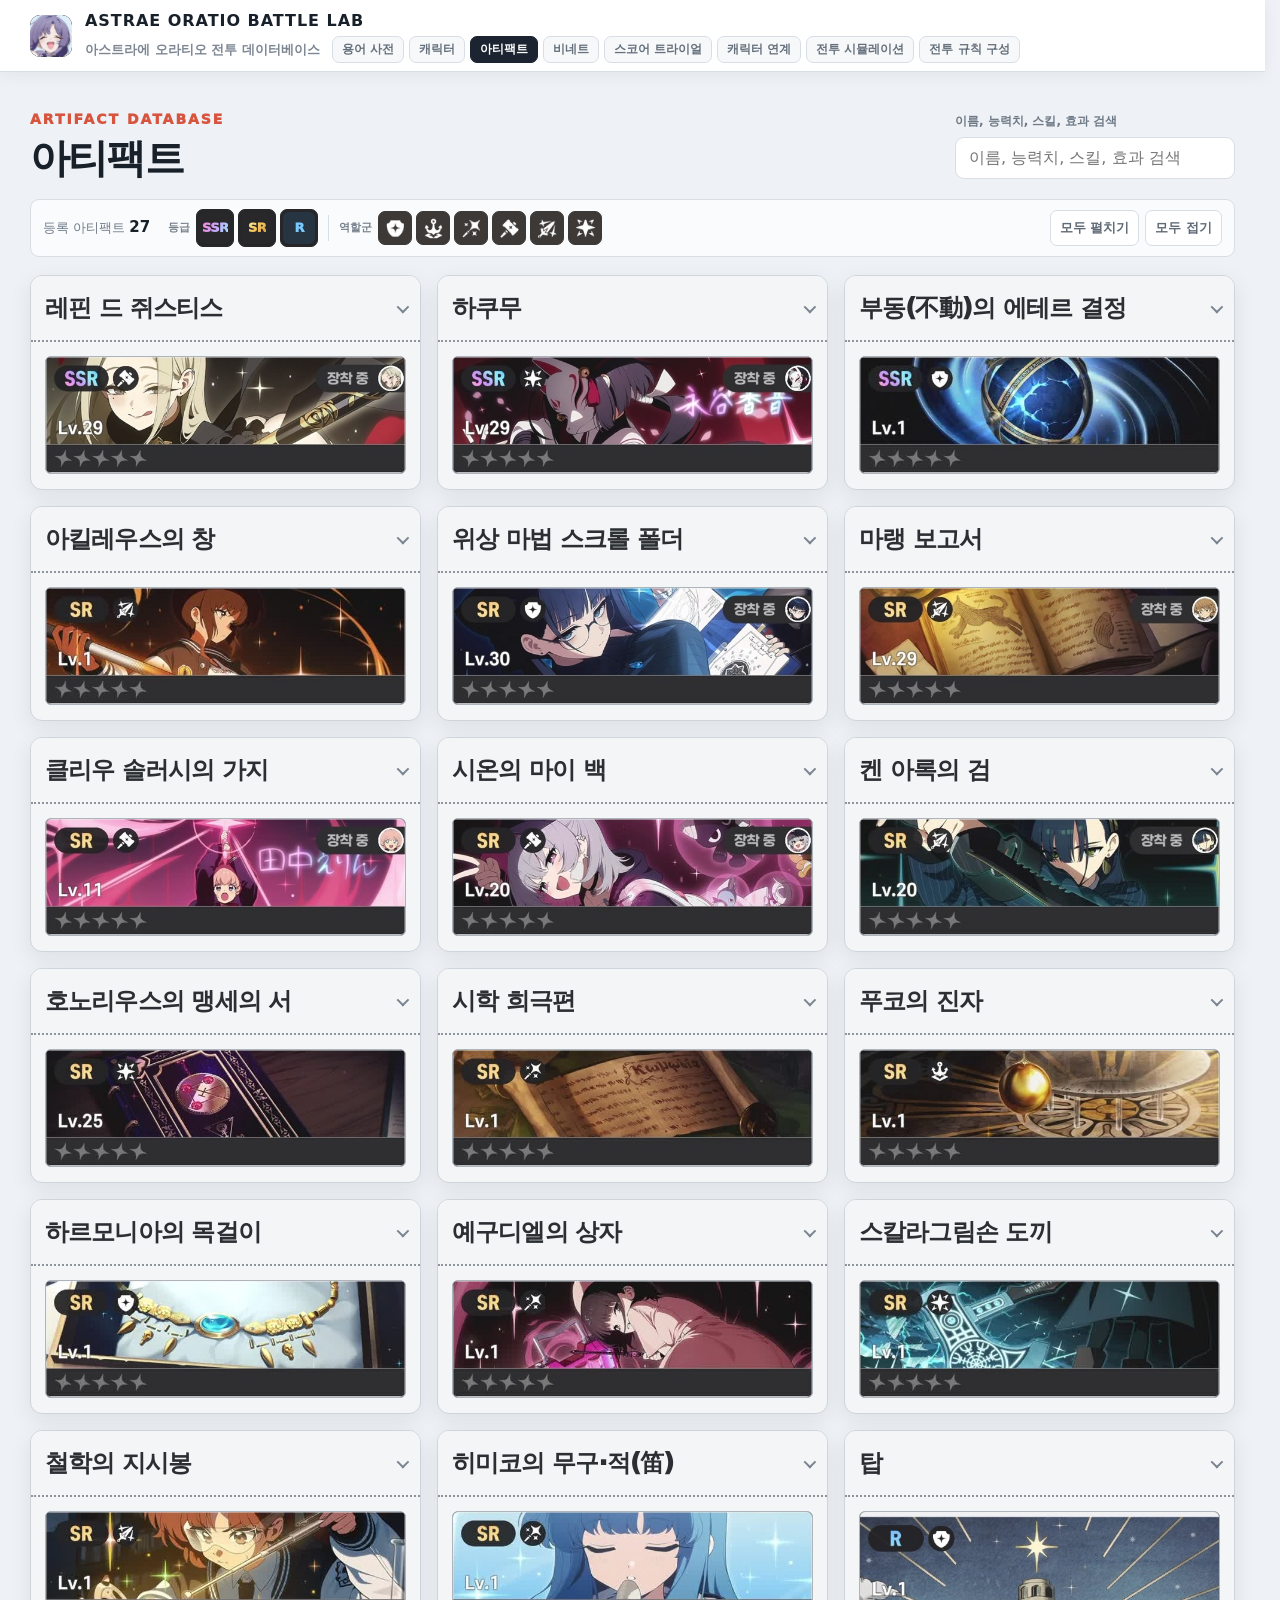
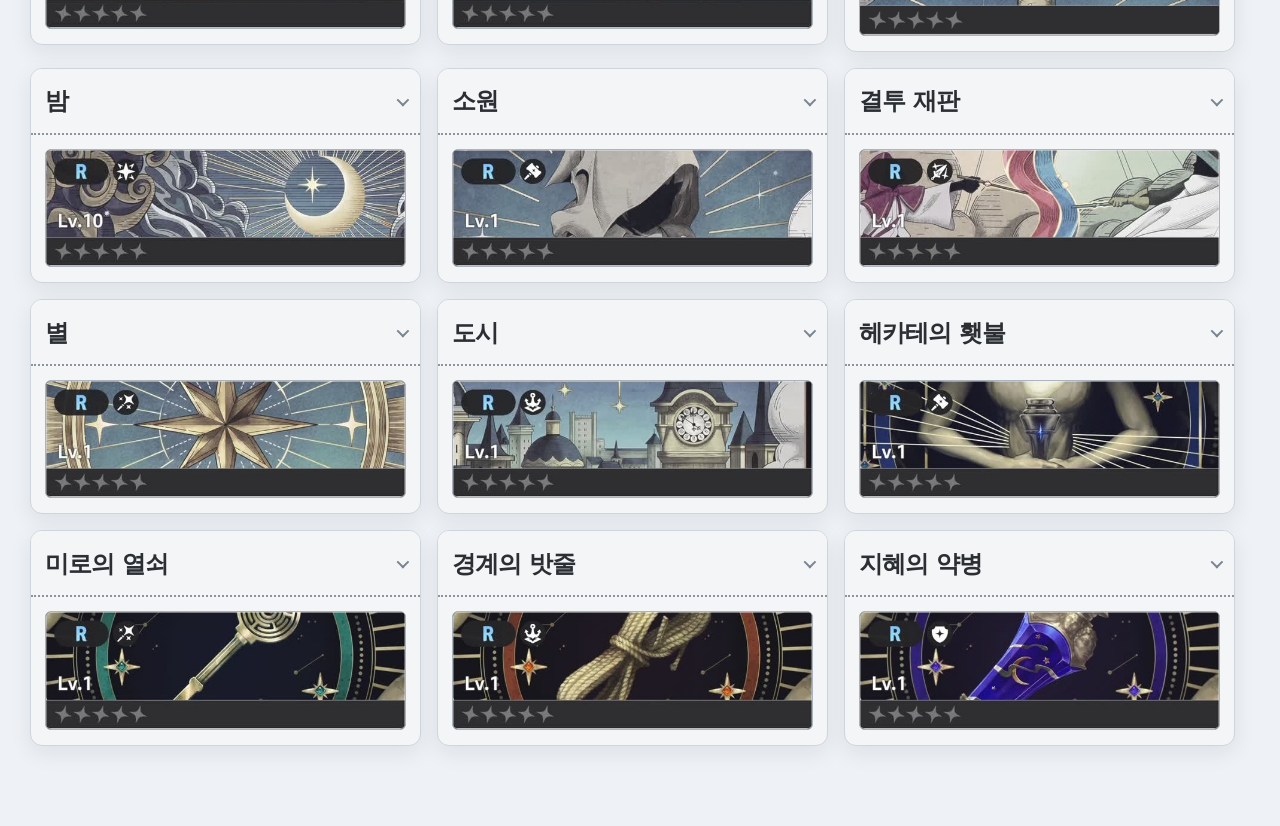
<file: artifacts.html>
<!DOCTYPE html>
<html lang="ko">
<head>
<meta charset="utf-8"/>
<meta content="width=device-width, initial-scale=1" name="viewport"/>
<meta content="아스트라에 오라티오 전투 데이터베이스" name="description"/>
<title>아티팩트 | Astrae Oratio Battle Lab</title>
<link href="styles.css?v=70" rel="stylesheet"/>
<style>.brand-mark{overflow:hidden;padding:0!important}.brand-mark>img{display:block;width:100%;height:100%;object-fit:cover;object-position:center;border-radius:inherit}</style>
</head>
<body>
<header class="app-topbar">
<div class="brand">
<a aria-label="Astrae Oratio Battle Lab" class="brand-mark" href="characters.html"><img src="assets/site-brand-portrait.jpg" alt="" width="46" height="46" fetchpriority="high"></a>
<div class="brand-copy">
<a class="brand-title" href="characters.html"><strong>ASTRAE ORATIO BATTLE LAB</strong></a>
<div class="brand-lower">
<small>아스트라에 오라티오 전투 데이터베이스</small>
<nav aria-label="페이지 이동" class="site-nav"><a href="glossary.html">용어 사전</a><a href="characters.html">캐릭터</a><a href="artifacts.html" class="active" aria-current="page">아티팩트</a><a href="vignettes.html">비네트</a><a href="score-trial.html">스코어 트라이얼</a><a href="character-partners.html?v=nav-20261025">캐릭터 연계</a><a href="combat.html">전투 시뮬레이션</a><a href="combat-rules.html">전투 규칙 구성</a></nav>
</div>
</div>
</div>
</header>
<main class="page-shell artifact-page" id="top">
<header class="page-heading character-page-heading">
<div class="page-heading-copy">
<span>ARTIFACT DATABASE</span>
<h1>아티팩트</h1>
</div>
<label class="search-field">
<span>이름, 능력치, 스킬, 효과 검색</span>
<input id="artifact-search" placeholder="이름, 능력치, 스킬, 효과 검색" type="search"/>
</label>
</header>

<div class="list-toolbar artifact-filter-toolbar">
<div class="toolbar-primary">
<span class="character-total">등록 아티팩트 <b id="artifact-count">27</b></span>
<div aria-label="등급 및 역할군 필터" class="character-filters">
<div aria-label="등급 필터" class="filter-group artifact-grade-filter-group">
<span class="filter-group-label">등급</span>
<div class="filter-buttons">
<button class="filter-icon-button artifact-grade-filter" data-filter-group="grade" data-filter-value="SSR" data-tooltip="등급 · SSR" type="button"><span class="identity-icon-bg rarity-emblem rarity-ssr"><span>SSR</span></span></button>
<button class="filter-icon-button artifact-grade-filter" data-filter-group="grade" data-filter-value="SR" data-tooltip="등급 · SR" type="button"><span class="identity-icon-bg rarity-emblem rarity-sr"><span>SR</span></span></button>
<button class="filter-icon-button artifact-grade-filter" data-filter-group="grade" data-filter-value="R" data-tooltip="등급 · R" type="button"><span class="identity-icon-bg rarity-emblem rarity-r"><span>R</span></span></button>
</div>
</div>
<span aria-hidden="true" class="filter-divider"></span>
<div aria-label="역할군 필터" class="filter-group">
<span class="filter-group-label">역할군</span>
<div class="filter-buttons">
<button class="filter-icon-button" data-filter-group="role" data-filter-value="defender" data-tooltip="역할군 · 디펜더" type="button"><img alt="디펜더" src="assets/defender.png"/></button>
<button class="filter-icon-button" data-filter-group="role" data-filter-value="anchor" data-tooltip="역할군 · 앵커" type="button"><img alt="앵커" src="assets/anchor.png"/></button>
<button class="filter-icon-button" data-filter-group="role" data-filter-value="supporter" data-tooltip="역할군 · 서포터" type="button"><img alt="서포터" src="assets/supporter.png"/></button>
<button class="filter-icon-button" data-filter-group="role" data-filter-value="breaker" data-tooltip="역할군 · 브레이커" type="button"><img alt="브레이커" src="assets/breaker.png"/></button>
<button class="filter-icon-button" data-filter-group="role" data-filter-value="attacker" data-tooltip="역할군 · 어태커" type="button"><img alt="어태커" src="assets/attacker.png"/></button>
<button class="filter-icon-button" data-filter-group="role" data-filter-value="sweeper" data-tooltip="역할군 · 스위퍼" type="button"><img alt="스위퍼" src="assets/sweeper.png"/></button>
</div>
</div>
<button aria-hidden="true" class="reset-filters is-placeholder" disabled id="artifact-reset-filters" type="button">필터 초기화</button>
</div>
</div>
<div class="toolbar-actions">
<button id="artifact-expand-all" type="button">모두 펼치기</button>
<button id="artifact-collapse-all" type="button">모두 접기</button>
</div>
</div>

<section aria-label="아티팩트 목록" class="artifact-entry-list" id="artifact-list"></section>
<div class="empty-state" hidden id="artifact-empty">검색 또는 필터 조건에 맞는 아티팩트가 없습니다.</div>
</main>
<div aria-hidden="true" class="tooltip" role="tooltip"></div>
<script src="terms.js?v=69"></script>
<script src="artifact.js?v=69"></script>
</body>
</html>
</file>
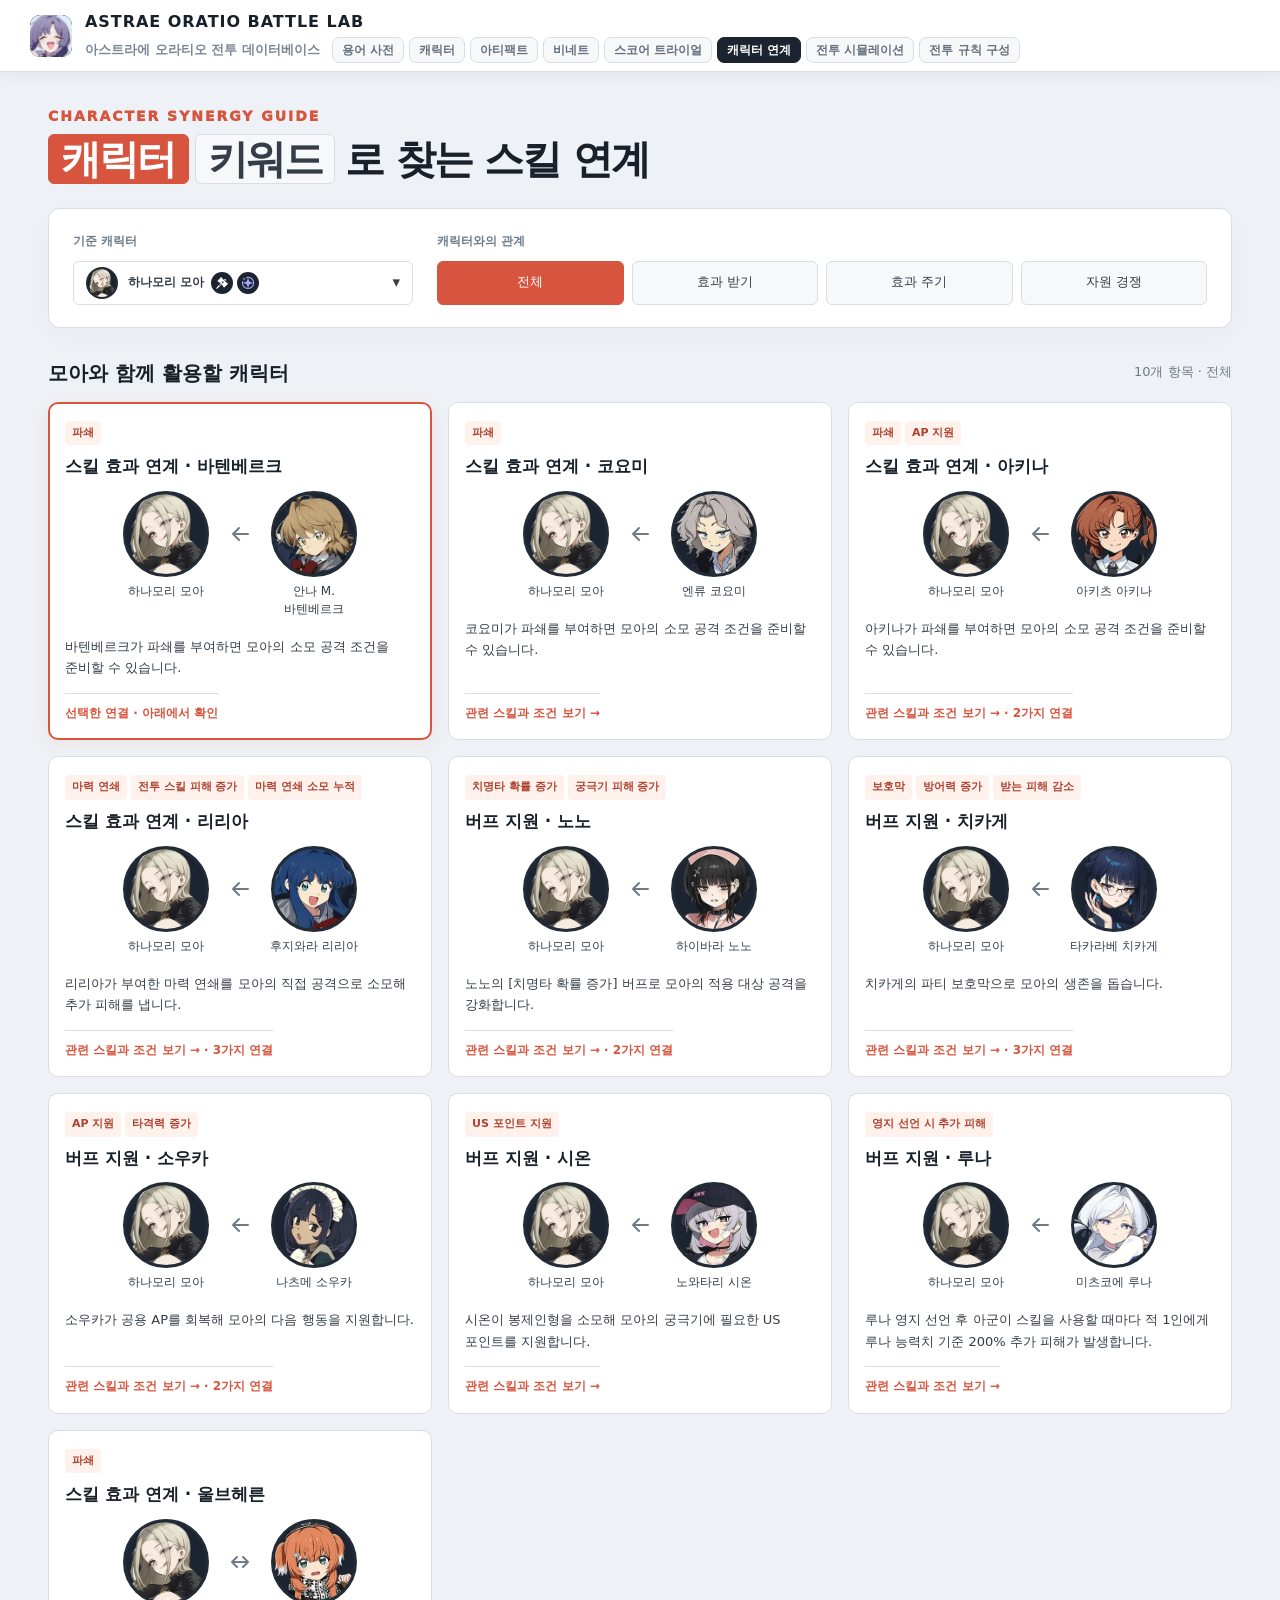
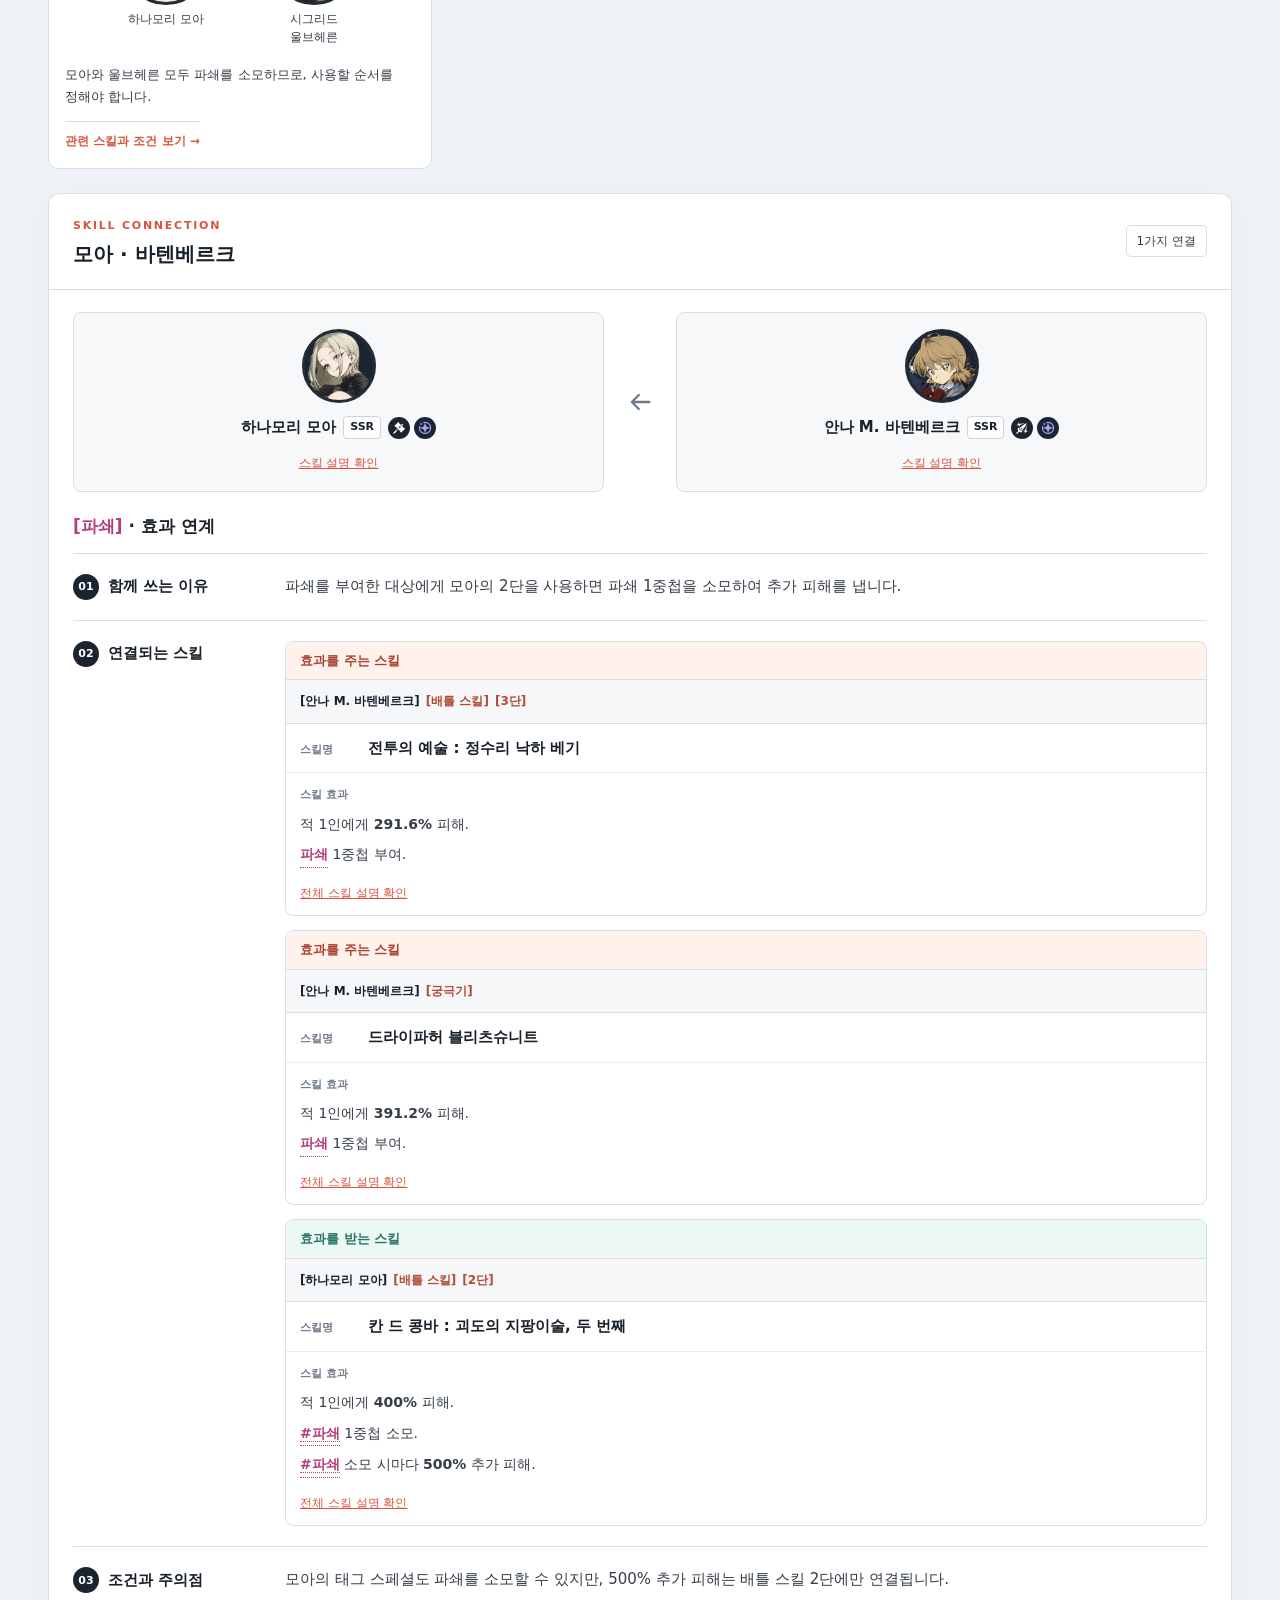
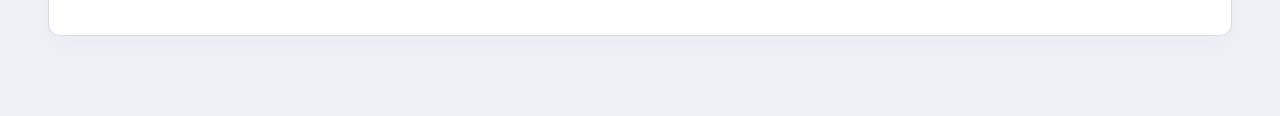
<file: character-partners.html>
<!doctype html><html lang="ko"><head><meta charset="utf-8"><meta name="viewport" content="width=device-width,initial-scale=1"><title>캐릭터 연계 · 아스트라에 오라티오</title><style>
*{box-sizing:border-box} :root{--page:#eef1f5;--surface:#fff;--ink:#18202a;--text:#343d48;--muted:#6f7b89;--line:#d8dee6;--accent:#d7553e;--soft:#fff2ed;--navy:#1b2430;--font:"Pretendard Variable","Pretendard","Apple SD Gothic Neo","Noto Sans KR",system-ui,sans-serif}body{margin:0;background:var(--page);color:var(--text);font:15px/1.7 var(--font);word-break:keep-all}button,input,select{font:inherit}button{cursor:pointer}button,a,input,select{outline-offset:4px}button:focus-visible,a:focus-visible,input:focus-visible{outline:3px solid #278aaf}a{color:inherit}header.top{background:#fff;border-bottom:1px solid var(--line)}.top-inner{max-width:1240px;margin:auto;padding:20px 28px;display:flex;gap:16px;align-items:center}.mark{background:var(--navy);color:white;font-weight:900;padding:12px;border-radius:10px;font-size:22px;letter-spacing:-2px}.brand{font-size:17px;color:var(--ink);font-weight:850;letter-spacing:.05em}.sub{font-size:12px;color:var(--muted)}nav{display:flex;gap:20px;flex-wrap:wrap;font-size:13px;margin-top:8px}nav a{text-decoration:none}nav .active{color:var(--accent);font-weight:800}main{max-width:1240px;margin:auto;padding:32px 28px 60px}.eyebrow{font-size:11px;letter-spacing:.16em;color:var(--accent);font-weight:800}h1{font-size:32px;margin:3px 0 8px;line-height:1.35;color:var(--ink)}h2{font-size:20px;margin:0;color:var(--ink)}h3{font-size:17px;margin:0;color:var(--ink)}p{margin:8px 0}.heading{display:flex;justify-content:space-between;align-items:center;gap:12px}.badge{border:1px solid var(--line);background:white;padding:5px 10px;border-radius:5px;font-size:12px;white-space:nowrap}.lead{max-width:900px;color:var(--muted);margin-bottom:24px}.panel{background:white;border:1px solid var(--line);border-radius:12px;box-shadow:0 8px 24px #1c263107;margin-bottom:20px;overflow:hidden}.panel-head{padding:18px 24px;border-bottom:1px solid var(--line);display:flex;justify-content:space-between;align-items:center;gap:12px}.panel-body{padding:22px 24px}.section-label{font-size:12px;font-weight:800;color:var(--muted);margin-bottom:10px}.filters{display:flex;gap:8px;flex-wrap:wrap}.chip{border:1px solid var(--line);border-radius:6px;background:#f7f8fa;color:var(--text);padding:8px 13px;font-size:13px}.chip.selected,.primary{background:var(--accent);color:white;border-color:var(--accent)}.controls{display:grid;grid-template-columns:1fr 1fr;gap:20px;margin-top:20px;padding-top:18px;border-top:1px solid var(--line)}select,input{width:100%;border:1px solid var(--line);border-radius:6px;padding:10px;background:white;color:var(--ink)}.hint{font-size:12px;color:var(--muted)}.result-top{display:flex;justify-content:space-between;align-items:center;margin:28px 0 12px}.recommendations{display:grid;grid-template-columns:repeat(3,minmax(0,1fr));gap:16px}.rec{border:1px solid var(--line);border-radius:10px;background:white;padding:20px;text-align:left;color:var(--text);transition:border-color .15s,box-shadow .15s}.rec:hover{border-color:var(--accent)}.rec.current{border:2px solid var(--accent);padding:19px;box-shadow:0 4px 18px #d7553e12}.rec h3{margin:8px 0;min-height:52px}.rec p{font-size:13px;min-height:66px}.tag{font-size:11px;padding:3px 7px;background:var(--soft);color:#ae412d;border-radius:4px;display:inline-block;margin:0 4px 4px 0;font-weight:750}.portraits{display:grid;grid-template-columns:repeat(4,1fr);gap:8px;margin:14px 0}.portrait{text-align:center;min-width:0}.face{aspect-ratio:1;width:100%;border-radius:50%;border:3px solid #222b36;background:#1b2430;overflow:hidden;position:relative;display:grid;place-items:center;color:white;font-weight:800}.face img{position:absolute;width:100%;height:100%;object-fit:cover}.portrait small{display:block;font-size:11px;margin-top:5px;overflow-wrap:anywhere}.rec-foot{border-top:1px solid var(--line);padding-top:10px;font-size:12px;color:var(--accent);font-weight:800}.detail{margin-top:24px}.members{display:grid;grid-template-columns:repeat(4,1fr);gap:14px}.member{background:#f7f8fa;border:1px solid var(--line);border-radius:8px;padding:16px}.member .face{width:74px;margin-bottom:12px}.member h3{font-size:15px}.member p{font-size:13px;margin-bottom:0}.meta{font-size:11px;color:var(--muted);margin:4px 0}.memo{display:grid;grid-template-columns:190px 1fr;border-top:1px solid var(--line);padding:20px 0;gap:22px}.memo:first-child{border-top:0}.memo-title{font-weight:850;color:var(--ink)}.num{display:inline-grid;place-items:center;width:26px;height:26px;border-radius:50%;background:var(--navy);color:white;font-size:11px;margin-right:8px}.memo ul,.memo ol{padding-left:20px;margin:0}.memo li+li{margin-top:9px}.warning{background:#fff7ef;border-left:3px solid #dc995d;padding:14px 16px;font-size:13px}.keyword{color:#b23e7c;font-weight:800}.roster{display:grid;grid-template-columns:repeat(3,1fr);gap:12px}.person{display:flex;gap:14px;background:#f7f8fa;padding:16px;border:1px solid var(--line);border-radius:8px;text-align:left;color:inherit}.person:hover{border-color:var(--accent)}.person .face{width:54px;flex-shrink:0;height:54px}.person h3{font-size:14px}.person p{font-size:12px;margin:5px 0 0}.person .tag{font-size:10px}.roster-tools{margin-bottom:18px}.empty{padding:32px;background:white;border:1px dashed var(--line);border-radius:8px}.linkbutton{border:0;background:none;color:var(--accent);text-decoration:underline}.dialog{width:min(720px,92vw);max-height:85vh;border:1px solid var(--line);border-radius:12px;padding:0;color:var(--text);background:white}.dialog::backdrop{background:#111b2c99}.dialog .panel-head{position:sticky;top:0;background:white;z-index:1}.close{border:1px solid var(--line);background:#f7f8fa;border-radius:5px;padding:6px 12px}.source{white-space:pre-wrap;font-size:13px;line-height:1.9;overflow-wrap:anywhere}details{border-top:1px solid var(--line);padding:14px 0}summary{cursor:pointer;font-weight:750}.footnote{font-size:12px;color:var(--muted);margin-top:24px}.flex{display:flex;align-items:center;gap:10px}.count{font-size:13px;color:var(--muted)}[hidden]{display:none!important}@media(max-width:900px){.recommendations{grid-template-columns:repeat(2,1fr)}.roster{grid-template-columns:repeat(2,1fr)}.members{grid-template-columns:repeat(2,1fr)}}@media(max-width:600px){main{padding:24px 16px}.top-inner{padding:16px}.brand{font-size:13px}nav{gap:10px}h1{font-size:26px}.heading{align-items:flex-start}.badge{font-size:10px}.controls,.recommendations,.roster{grid-template-columns:1fr}.panel-head,.panel-body{padding:16px}.memo{grid-template-columns:1fr;gap:12px}.rec h3,.rec p{min-height:0}.rec .portraits{max-width:280px}.member{padding:12px}.member .face{width:60px}.result-top{align-items:flex-start;gap:8px}.chip{padding:8px 10px;font-size:12px}.panel-head h2{font-size:18px}}@media(prefers-reduced-motion:reduce){*{scroll-behavior:auto!important;transition:none!important}}

/* 첨부 페이지의 스타일은 그대로 사용하고, 두 캐릭터 비교에 필요한 배치만 추가합니다. */
.pair-portraits{display:grid;grid-template-columns:1fr 24px 1fr;align-items:center;gap:16px;margin:18px 0;max-width:240px}.pair-portraits .face{max-width:86px;margin:auto}.pair-arrow{text-align:center;color:var(--muted);font-size:24px}.pair-portraits small{font-size:12px}.rec .pair-summary{min-height:76px}.pair-members{grid-template-columns:repeat(2,minmax(0,1fr))}.person.selected{border-color:var(--accent);background:var(--soft)}.base-summary{display:flex;align-items:center;gap:16px;border-top:1px solid var(--line);padding-top:18px;margin-top:18px}.base-summary .face{width:64px;height:64px;flex-shrink:0}.base-summary p{font-size:13px;margin:3px 0}.base-summary strong{color:var(--ink)}.detail-group+.detail-group{border-top:1px solid var(--line);margin-top:8px;padding-top:20px}.detail-group h3{margin-bottom:12px}.result-top .count{text-align:right}.rec{display:flex;flex-direction:column}.rec-foot{margin-top:auto}.pair-summary{flex:1}.linkbutton{padding:0}.select-hint{font-size:12px;color:var(--muted);margin-top:10px}@media(max-width:600px){.pair-members{grid-template-columns:1fr}.rec .pair-summary{min-height:0}.base-summary{align-items:flex-start}.pair-portraits{width:100%}}

.view-modes{display:flex;gap:8px;margin-bottom:22px;padding-bottom:18px;border-bottom:1px solid var(--line)}.mode-button{padding:11px 24px;border:1px solid var(--line);background:#f7f8fa;border-radius:6px;color:var(--text);font-weight:800}.mode-button.active{background:var(--accent);border-color:var(--accent);color:white}
.skill-dialog{width:min(1060px,94vw);height:min(820px,90dvh);max-height:90dvh;overflow:hidden;padding:0}.skill-dialog[open]{display:flex;flex-direction:column}.skill-dialog>.panel-head{flex-shrink:0;position:static}.skill-nav{display:flex;gap:6px;padding:12px 20px;border-bottom:1px solid var(--line);flex-shrink:0;background:#f7f8fa;overflow-x:auto}.skill-nav button{white-space:nowrap;padding:8px 15px;border:1px solid var(--line);border-radius:6px;background:white;color:var(--text)}.skill-nav button.active{background:var(--accent);border-color:var(--accent);color:white}.skill-dialog #dialogBody{overflow:auto;overscroll-behavior:contain;min-height:0;padding:22px;scrollbar-gutter:stable}.skill-dialog .character-section{margin:0}.skill-dialog .section-heading{display:flex;align-items:center;gap:12px;border-bottom:2px solid var(--navy);padding-bottom:10px;margin-bottom:14px}.skill-dialog .section-heading>span{color:var(--accent);font-size:12px;font-weight:900}.skill-dialog .section-heading h3{margin:0;font-size:21px;display:inline;background:linear-gradient(transparent 60%,#ffdf78 60%)}.skill-dialog .reading-list,.skill-dialog .potential-list{display:grid;gap:12px}.skill-dialog .reading-row{display:grid;grid-template-columns:280px minmax(0,1fr);border:1px solid var(--line);border-radius:9px;overflow:hidden;background:white}.skill-dialog .row-heading{padding:16px;background:#f5f7f9;border-right:1px solid var(--line);display:flex;flex-direction:column;justify-content:center}.skill-dialog .row-type{font-size:11px;letter-spacing:.08em;color:var(--accent);font-weight:900}.skill-dialog .row-heading h4{font-size:17px;line-height:1.65;margin:6px 0;white-space:normal;overflow-wrap:anywhere}.skill-dialog .skill-step-prefix{color:var(--accent);font-weight:900}.skill-dialog .row-body{padding:16px 20px;min-width:0}.skill-dialog .row-body p{font-size:15px;line-height:1.8;margin:0 0 7px}.skill-dialog .row-body p:last-child{margin-bottom:0}.skill-dialog .skill-meta{display:flex;flex-wrap:wrap;gap:5px;margin-bottom:10px}.skill-dialog .row-badge{display:inline-flex;padding:2px 7px;border:1px solid var(--line);border-radius:5px;background:#f7f8fa;color:#657180;font-size:11px;font-weight:750}.skill-dialog .skill-stage+.skill-stage{border-top:1px dashed var(--line);margin-top:14px;padding-top:14px}.skill-dialog .stage-title{font-weight:800}.skill-dialog .subtle{color:var(--muted);font-size:13px}.skill-dialog .domain-panel{border:1px solid var(--line);border-radius:9px;overflow:hidden}.skill-dialog .domain-condition{padding:16px 20px;background:#f5f7f9;border-bottom:1px solid var(--line);display:flex;gap:14px;align-items:center}.skill-dialog .domain-condition b{color:var(--accent);font-size:12px}.skill-dialog .domain-effects{padding:16px 20px}.skill-dialog .domain-effects p{margin:0 0 8px}.skill-dialog .potential-row{display:grid;grid-template-columns:42px 200px minmax(0,1fr);border:1px solid var(--line);border-radius:8px;overflow:hidden}.skill-dialog .potential-index{display:grid;place-items:center;background:var(--navy);color:white;font-weight:900}.skill-dialog .potential-name{padding:15px;background:#f5f7f9;border-right:1px solid var(--line);font-weight:800}.skill-dialog .potential-detail{padding:15px;font-size:14px}.skill-dialog .node-unlock-order{display:flex;gap:12px;flex-wrap:wrap;padding:12px 0;margin-bottom:10px;font-size:13px}.skill-dialog .node-unlock-label{font-weight:800}.skill-dialog .term-link{display:inline;border:0;background:transparent;padding:0;color:#b23e7c;font-weight:850;cursor:pointer;border-bottom:1px dotted currentColor;font-size:inherit;line-height:inherit}.term-tip{position:absolute;bottom:14px;right:20px;width:min(420px,calc(100% - 40px));max-height:45%;overflow:auto;background:#fff;border:1px solid #bdc7d3;box-shadow:0 12px 40px #18202a30;border-radius:9px;padding:16px;z-index:5;font-size:14px}.term-tip-head{display:flex;justify-content:space-between;align-items:center;gap:12px;color:#b23e7c;margin-bottom:10px}.term-tip p{white-space:pre-line;margin:8px 0}.term-tip .close{font-size:12px}.skill-dialog .row-points{display:flex;gap:6px;flex-wrap:wrap;margin-top:12px}.skill-dialog .row-points span{background:#f1f3f6;padding:3px 8px;border-radius:4px;font-size:12px}
@media(max-width:720px){.mode-button{flex:1;padding:10px 12px}.skill-dialog .reading-row{grid-template-columns:1fr}.skill-dialog .row-heading{border-right:0;border-bottom:1px solid var(--line);padding:12px 15px}.skill-dialog .row-body{padding:14px 15px}.skill-dialog #dialogBody{padding:14px}.skill-dialog .potential-row{grid-template-columns:38px 1fr}.skill-dialog .potential-index{grid-row:1/3}.skill-dialog .potential-name{border-right:0;border-bottom:1px solid var(--line)}.skill-dialog .potential-detail{grid-column:2}.skill-nav{padding:10px;gap:5px}.skill-nav button{font-size:12px;padding:8px 11px}.skill-dialog .domain-condition{align-items:flex-start;flex-direction:column;gap:5px}}

.aligned-controls{display:grid;grid-template-columns:340px minmax(0,1fr);gap:24px;align-items:start}.aligned-controls .section-label{display:block;margin:0 0 10px;line-height:20px}.aligned-controls select{height:46px;padding:8px 12px}.relation-control .filters{display:grid;grid-template-columns:repeat(4,minmax(0,1fr));gap:8px}.relation-control .chip{height:46px;padding:6px 8px;line-height:1.3;white-space:normal}.view-modes{display:grid;grid-template-columns:repeat(2,200px);gap:8px}.mode-button{height:48px}.base-summary{min-height:112px;margin-top:22px;padding-top:22px}.base-summary .face{width:72px;height:72px}.broadcast{grid-column:1/-1;border:1px solid var(--line);border-radius:10px;background:#fff;overflow:hidden}.broadcast.current{border:2px solid var(--accent)}.broadcast-head{display:flex;align-items:center;justify-content:space-between;gap:16px;padding:16px 20px;border-bottom:1px solid var(--line)}.broadcast-head h3{font-size:18px;margin:0}.broadcast-flow{display:grid;grid-template-columns:110px 28px minmax(0,1fr);gap:18px;padding:20px;align-items:center}.broadcast-provider .face{width:76px;height:76px;margin:auto}.broadcast-provider{text-align:center}.broadcast-provider strong{display:block;margin-top:8px;font-size:15px}.broadcast-arrow{font-size:28px;color:var(--muted);text-align:center}.broadcast-targets{display:grid;grid-template-columns:repeat(9,minmax(0,1fr));gap:14px 10px}.target-button{border:0;padding:0;background:none;text-align:center;color:var(--text);font-size:12px;line-height:1.4;min-width:0}.target-button .face{width:50px;height:50px;margin:0 auto 6px;border-width:2px}.target-button:hover .face{border-color:var(--accent)}.broadcast-note{padding:12px 20px;margin:0!important;background:#f7f8fa;border-top:1px solid var(--line);font-size:14px}.broadcast-head .chip{white-space:nowrap}.broadcast-provider .linkbutton{font-size:12px;margin-top:6px}.result-top{gap:14px}
@media(max-width:1000px){.aligned-controls{grid-template-columns:280px minmax(0,1fr);gap:16px}.relation-control .filters{grid-template-columns:repeat(2,1fr)}.broadcast-targets{grid-template-columns:repeat(6,1fr)}}@media(max-width:600px){.aligned-controls{grid-template-columns:1fr}.view-modes{grid-template-columns:repeat(2,1fr)}.broadcast-flow{grid-template-columns:66px 18px minmax(0,1fr);gap:8px;padding:14px 10px}.broadcast-provider .face{width:56px;height:56px}.broadcast-targets{grid-template-columns:repeat(3,1fr);gap:12px 6px}.target-button .face{width:42px;height:42px}.broadcast-head{padding:14px;flex-wrap:wrap}.broadcast-provider strong{font-size:13px}.broadcast-arrow{font-size:22px}}

.rec .pair-portraits{width:100%;max-width:240px;margin:18px auto;flex-shrink:0}.mode-heading{position:relative;display:grid;grid-template-columns:1fr;justify-items:center;min-height:88px;padding:20px 120px}.mode-heading .view-modes{display:grid;grid-template-columns:repeat(2,180px);justify-content:center;gap:8px;margin:0;padding:0;border:0}.mode-heading #reset{position:absolute;right:24px;top:50%;transform:translateY(-50%);font-size:13px}.mode-heading .mode-button{font-size:15px}.broadcast-head h3{font-size:17px}.broadcast-note{font-size:13px}
@media(max-width:600px){.mode-heading{padding:16px;gap:12px}.mode-heading .view-modes{width:100%;grid-template-columns:repeat(2,minmax(0,1fr))}.mode-heading #reset{position:static;transform:none;justify-self:end}.mode-heading .mode-button{font-size:14px}}

.heading{margin-bottom:24px}.mode-title{display:flex;align-items:center;flex-wrap:wrap;gap:10px;margin-top:8px}.title-buttons{display:inline-flex;gap:6px;flex-shrink:0}.title-buttons .mode-button{height:auto;padding:8px 14px;font-size:25px;line-height:1.3;font-weight:850}.mode-title>span:last-child{font-size:28px}.character-picker{position:relative;min-width:0}#filter-panel{overflow:visible}.picker-toggle{display:flex;justify-content:space-between;align-items:center;gap:10px;width:100%;height:58px;border:1px solid var(--line);border-radius:6px;background:white;text-align:left;color:var(--text);padding:6px 12px}#pickerValue{display:flex;align-items:center;gap:10px;min-width:0}.picker-toggle .face{width:40px;height:40px;flex-shrink:0;border-width:2px}.picker-name{font-size:13px;font-weight:800;line-height:1.35}.picker-role{display:block;font-size:11px;color:var(--muted);font-weight:400;margin-top:3px}.picker-menu{position:absolute;z-index:20;top:100%;left:0;margin-top:6px;width:min(540px,calc(100vw - 64px));background:white;border:1px solid var(--line-strong,#c5ced8);border-radius:9px;padding:12px;box-shadow:0 12px 32px #18202a25}.picker-options{display:grid;grid-template-columns:repeat(2,minmax(0,1fr));gap:6px;max-height:320px;overflow:auto;overscroll-behavior:contain;margin-top:10px}.picker-option{display:flex;align-items:center;gap:9px;padding:8px;border:1px solid transparent;background:#f7f8fa;border-radius:6px;text-align:left;color:var(--text);min-width:0}.picker-option .face{width:42px;height:42px;flex-shrink:0;border-width:2px}.picker-option[aria-pressed="true"]{border-color:var(--accent);background:var(--soft)}.picker-option:hover{border-color:var(--accent)}.picker-menu input{font-size:13px}.sr-only{position:absolute;width:1px;height:1px;padding:0;margin:-1px;overflow:hidden;clip:rect(0,0,0,0);white-space:nowrap;border:0}.aligned-controls select,.relation-control .chip{height:58px}@media(max-width:600px){.heading{align-items:flex-start}.heading>.badge{display:none}.title-buttons .mode-button{font-size:20px;padding:7px 10px}.mode-title>span:last-child{font-size:23px}.mode-title{gap:8px}.picker-menu{width:100%}.picker-options{grid-template-columns:1fr;max-height:300px}}

/* V6: compact controls */
.title-buttons .mode-button{height:40px;padding:4px 13px;font-size:23px;line-height:1.2;display:inline-flex;align-items:center;justify-content:center}
.picker-toggle,.aligned-controls select,.relation-control .chip{height:44px}
.picker-toggle{padding:4px 12px}.picker-toggle .face{width:32px;height:32px}.picker-name{font-size:12px}.picker-role{font-size:10px;margin-top:1px}
@media(max-width:600px){.title-buttons .mode-button{height:36px;font-size:20px;padding:4px 10px}.picker-toggle,.aligned-controls select,.relation-control .chip{height:44px}}

/* V7: compact one-to-one relationship cards */
.rec{padding:16px}.rec.current{padding:15px}
.rec h3{min-height:0;margin:6px 0 0;line-height:1.4}
.rec .pair-portraits{margin:12px auto 10px}
.rec .pair-summary{min-height:0;flex:0 0 auto;margin:8px 0 14px;line-height:1.65}
.rec p{min-height:0}
.rec-foot{padding-top:9px}
@media(max-width:600px){.rec .pair-summary{min-height:0}.rec .pair-portraits{margin:12px auto 10px}}

/* V8: role and element icons beside picker names */
.picker-name{display:flex;align-items:center;gap:7px;flex-wrap:wrap;min-width:0}.picker-icons{display:inline-flex;align-items:center;gap:4px;flex-shrink:0}.picker-icon{display:inline-flex;width:22px;height:22px;border-radius:50%;background:#1b2430;align-items:center;justify-content:center;flex-shrink:0}.picker-icon img{width:16px;height:16px;object-fit:contain}.picker-option .picker-name{font-size:12px;gap:6px}.picker-option .picker-icon{width:20px;height:20px}.picker-option .picker-icon img{width:15px;height:15px}

/* V10: align arrows to portrait images, independently of captions. */
.rec .pair-portraits{grid-template-columns:minmax(0,1fr) 24px minmax(0,1fr);grid-template-rows:86px auto;column-gap:16px;row-gap:5px;align-items:center}
.pair-portraits>.portrait{display:contents}
.pair-portraits>.portrait>.face{grid-row:1;width:86px;height:86px;max-width:100%;margin:0 auto;align-self:center}
.pair-portraits>.portrait:first-child>.face,.pair-portraits>.portrait:first-child>small{grid-column:1}
.pair-portraits>.portrait:last-child>.face,.pair-portraits>.portrait:last-child>small{grid-column:3}
.pair-portraits>.portrait>small{grid-row:2;align-self:start;margin:0;text-align:center;line-height:1.5}
.pair-portraits>.pair-arrow{grid-column:2;grid-row:1;display:flex;align-items:center;justify-content:center;align-self:center;height:86px;margin:0;padding:0;font-size:0;line-height:1}
.pair-portraits>.pair-arrow::before{content:'';display:block;width:24px;height:24px;background:currentColor;mask:var(--pair-arrow) center/contain no-repeat;-webkit-mask:var(--pair-arrow) center/contain no-repeat}
.pair-arrow{--pair-arrow:url("data:image/svg+xml,%3Csvg xmlns='http://www.w3.org/2000/svg' viewBox='0 0 24 24'%3E%3Cpath d='M4 12h15m-6-6 6 6-6 6' fill='none' stroke='black' stroke-width='2' stroke-linecap='round' stroke-linejoin='round'/%3E%3C/svg%3E")}
.pair-arrow[data-direction='left']{transform:rotate(180deg)}
.pair-arrow[data-direction='both']{--pair-arrow:url("data:image/svg+xml,%3Csvg xmlns='http://www.w3.org/2000/svg' viewBox='0 0 24 24'%3E%3Cpath d='M4 12h16M9 7l-5 5 5 5m6-10 5 5-5 5' fill='none' stroke='black' stroke-width='2' stroke-linecap='round' stroke-linejoin='round'/%3E%3C/svg%3E")}
.broadcast-flow{align-items:start}.broadcast-arrow{display:flex;align-items:center;justify-content:center;height:76px;margin:0;line-height:1;font-size:0}
.broadcast-arrow::before{content:'';display:block;width:24px;height:24px;background:currentColor;mask:url("data:image/svg+xml,%3Csvg xmlns='http://www.w3.org/2000/svg' viewBox='0 0 24 24'%3E%3Cpath d='M4 12h15m-6-6 6 6-6 6' fill='none' stroke='black' stroke-width='2' stroke-linecap='round' stroke-linejoin='round'/%3E%3C/svg%3E") center/contain no-repeat;-webkit-mask:url("data:image/svg+xml,%3Csvg xmlns='http://www.w3.org/2000/svg' viewBox='0 0 24 24'%3E%3Cpath d='M4 12h15m-6-6 6 6-6 6' fill='none' stroke='black' stroke-width='2' stroke-linecap='round' stroke-linejoin='round'/%3E%3C/svg%3E") center/contain no-repeat}
.broadcast-targets{padding-top:13px}
@media(max-width:600px){.broadcast-arrow{height:56px}.broadcast-arrow::before{width:18px;height:18px}.broadcast-targets{padding-top:7px}}
/* V11: identities, centered relation arrows and structured skill explanations. */
.connection-members{display:grid;grid-template-columns:minmax(0,1fr) 40px minmax(0,1fr);gap:16px;align-items:start}
.connection-member{text-align:center;min-height:166px;padding:16px}.connection-member>.face{width:74px;height:74px;margin:0 auto 12px}.identity-line{display:flex;align-items:center;justify-content:center;flex-wrap:wrap;gap:7px;margin-bottom:9px}.identity-line h3{margin:0;font-size:15px}.rarity-tag{display:inline-flex;align-items:center;justify-content:center;padding:1px 6px;border:1px solid #cbd3de;border-radius:4px;background:white;color:var(--ink);font-size:11px;font-weight:850}.identity-line .picker-icons{gap:4px}.connection-member>.linkbutton{font-size:12px}.detail-arrow{display:flex;align-items:center;justify-content:center;height:74px;margin-top:16px;color:var(--muted)}.detail-arrow::before{content:'';display:block;width:28px;height:28px;background:currentColor;mask:var(--pair-arrow) center/contain no-repeat;-webkit-mask:var(--pair-arrow) center/contain no-repeat}
.memo-title{display:flex;align-items:center;gap:9px;align-self:start;min-height:26px;line-height:1.4}.memo-title .num{display:inline-flex;align-items:center;justify-content:center;flex:0 0 26px;width:26px;height:26px;margin:0;line-height:1}
.linked-skills{display:grid;gap:14px;min-width:0}.linked-skill{border:1px solid var(--line);border-radius:8px;overflow:hidden;background:#fff}.skill-labels{display:flex;align-items:center;gap:6px;flex-wrap:wrap;padding:11px 14px;background:#f5f7f9;border-bottom:1px solid var(--line);font-size:12px}.skill-labels b{color:var(--ink)}.skill-labels>span{color:#b34a36;font-weight:750}.linked-name{display:grid;grid-template-columns:58px minmax(0,1fr);gap:10px;padding:13px 14px;border-bottom:1px solid #e8ecf1;align-items:baseline}.linked-name>span,.effects-label{color:var(--muted);font-size:11px;font-weight:750}.linked-name strong{font-size:15px;color:var(--ink);line-height:1.5}.linked-effects{padding:12px 14px;font-size:14px;line-height:1.75}.effects-label{display:block;margin-bottom:7px}.linked-effects p{margin:0 0 6px}.linked-effects p:last-child{margin-bottom:0}.linked-effects .row-body{padding:0}.linked-effects .skill-stage+.skill-stage{border-top:1px dashed var(--line);margin-top:12px;padding-top:12px}.linked-effects .stage-title{color:var(--ink)}.linked-effects .term-link{color:#b23e7c;font-weight:800}.linked-effects .subtle{font-size:12px;color:var(--muted)}.linked-skill>.linkbutton{font-size:12px;margin:0 14px 12px}
@media(max-width:600px){.connection-members{grid-template-columns:minmax(0,1fr) 24px minmax(0,1fr);gap:8px}.connection-member{padding:12px 8px}.connection-member>.face{width:60px;height:60px}.detail-arrow{height:60px;margin-top:12px}.detail-arrow::before{width:22px;height:22px}.identity-line{gap:5px}.identity-line h3{font-size:13px}.identity-line .picker-icon{width:19px;height:19px}.identity-line .picker-icon img{width:14px;height:14px}.linked-name{grid-template-columns:48px minmax(0,1fr)}.linked-name strong{font-size:14px}}

/* V12: center detail arrows on the complete character blocks. */
.connection-members{align-items:stretch}.connection-members>.detail-arrow{align-self:center;height:28px;margin:0;transform-origin:center}
/* Position the glossary beside the hovered word inside the dialog. */
.skill-dialog>.term-tip{position:absolute;top:0;left:0;right:auto;bottom:auto;width:360px;max-width:calc(100% - 20px);max-height:60%;margin:0;overscroll-behavior:contain}
@media(max-width:600px){.connection-members>.detail-arrow{height:24px;margin:0}}

/* V13: full names below every portrait. */
.pair-portraits>.portrait>small,.broadcast-provider>strong,.target-button>span:last-child{word-break:keep-all;overflow-wrap:anywhere;line-height:1.5;text-align:center}
.broadcast-targets{align-items:start}.target-button{display:flex;flex-direction:column;align-items:center;justify-content:flex-start;gap:0}.target-button>span:last-child{width:100%}

/* V14: explicit giver / recipient labels in connected skills. */
.skill-direction{padding:9px 14px;border-bottom:1px solid var(--line);font-size:13px;font-weight:850;line-height:1.5}.skill-direction.give{background:#fff2ed;color:#ac402e}.skill-direction.receive{background:#edf7f4;color:#257563}.skill-direction.consume{background:#fff7e9;color:#886022}

/* Shared archive header */
.app-topbar{--surface-soft:#f7f8fa}.app-topbar a{text-decoration:none}.app-topbar .brand{font:inherit;letter-spacing:normal;color:var(--ink)}.app-topbar nav{margin:0;flex-wrap:nowrap}
.app-topbar{ position: sticky; top: 0; z-index: 100; display: flex; align-items: center; height: 72px; padding: 0 30px; border-bottom: 1px solid var(--line); background: rgba(255,255,255,.96); backdrop-filter: blur(14px); box-shadow: 0 3px 15px rgba(28,38,49,.06); }
.app-topbar .brand{ display: flex; align-items: center; gap: 13px; min-width: 0; }
.app-topbar .brand-mark{ display: grid; place-items: center; width: 42px; height: 42px; border-radius: 10px; background: var(--navy); color: #fff; font-size: 12px; font-weight: 950; letter-spacing: .06em; }
.app-topbar .brand-copy{ min-width: 0; }
.app-topbar .brand-title{ display: block; width: fit-content; }
.app-topbar .brand strong{ display: block; font-size: 16px; letter-spacing: .06em; }
.app-topbar .brand-lower{ display: flex; align-items: center; gap: 12px; margin-top: 1px; }
.app-topbar .brand-lower small{ margin: 0; color: #7d8793; font-size: 13px; font-weight: 650; white-space: nowrap; }
.app-topbar .site-nav{ display: flex; align-items: center; gap: 5px; }
.app-topbar .site-nav a{ padding: 4px 9px; border: 1px solid var(--line); border-radius: 7px; background: var(--surface-soft); color: #66717d; font-size: 12px; font-weight: 850; line-height: 1.35; }
.app-topbar .site-nav a:hover{ border-color: #9ea9b5; color: var(--navy); }
.app-topbar .site-nav a.active{ border-color: var(--navy); background: var(--navy); color: #fff; }
@media(max-width:760px){.app-topbar{height:auto;min-height:62px;padding:9px 16px}.app-topbar .brand-lower{align-items:flex-start;flex-direction:column;gap:5px}.app-topbar .brand-lower small{display:none}.app-topbar .site-nav{flex-wrap:wrap}}

.linked-effects .term-link{display:inline;border:0;background:none;padding:0;color:#b23e7c;font:inherit;font-weight:850;cursor:pointer;touch-action:manipulation;border-bottom:1px dotted currentColor}.inline-term-tip{position:fixed;z-index:1000;width:360px;background:#fff;color:var(--text);border:1px solid #bdc7d3;border-radius:9px;box-shadow:0 12px 40px #18202a30;padding:16px;overflow:auto;overscroll-behavior:contain;font-size:14px;line-height:1.8}.inline-term-tip p{white-space:pre-line;margin:8px 0}
</style><style>.brand-mark{overflow:hidden;padding:0!important}.brand-mark>img{display:block;width:100%;height:100%;object-fit:cover;object-position:center;border-radius:inherit}</style>
<style>
/* Center the complete provider identity, rather than the portrait alone. */
.broadcast-flow{align-items:center}
.broadcast-flow>.broadcast-provider,.broadcast-flow>.broadcast-arrow{align-self:center;transform:none}
.broadcast-flow>.broadcast-targets{padding-top:0}
</style><style>#pickerSearch:focus,#pickerSearch:focus-visible{outline:none;box-shadow:none;border-color:#aeb8c4}.picker-menu{max-width:calc(100vw - 32px)}</style><style>
.heading>div>.eyebrow{font-size:14px;font-weight:950;letter-spacing:.14em}
.heading .mode-title{margin:4px 0 0;line-height:42px;font-size:40px;font-weight:700;letter-spacing:-.045em}
.heading .mode-title>span:last-child{font-size:inherit;line-height:inherit}
.heading .title-buttons .mode-button{height:auto;min-height:48px;padding:3px 12px;font-size:40px;font-weight:700;line-height:42px;letter-spacing:-.045em}
@media(max-width:760px){.heading .mode-title,.heading .title-buttons .mode-button{font-size:34px}}
</style></head><body><header class="app-topbar">
<div class="brand">
<a aria-label="Astrae Oratio Battle Lab 캐릭터 페이지" class="brand-mark" href="characters.html"><img src="assets/site-brand-portrait.jpg" alt="" width="46" height="46" fetchpriority="high"></a>
<div class="brand-copy">
<a class="brand-title" href="characters.html"><strong>ASTRAE ORATIO BATTLE LAB</strong></a>
<div class="brand-lower">
<small>아스트라에 오라티오 전투 데이터베이스</small>
<nav aria-label="페이지 이동" class="site-nav"><a href="glossary.html">용어 사전</a><a href="characters.html">캐릭터</a><a href="artifacts.html">아티팩트</a><a href="vignettes.html">비네트</a><a href="score-trial.html">스코어 트라이얼</a><a aria-current="page" class="active" href="character-partners.html?v=nav-20261025">캐릭터 연계</a><a href="combat.html">전투 시뮬레이션</a><a href="combat-rules.html">전투 규칙 구성</a></nav>
</div>
</div>
</div>
</header><main>
<div class="heading"><div><span class="eyebrow">CHARACTER SYNERGY GUIDE</span><h1 class="mode-title" id="modeTitle" aria-label="캐릭터로 찾는 스킬 연계"><span class="title-buttons" role="group" aria-label="보기 모드"><button id="characterMode" data-mode="character" class="mode-button active" aria-pressed="true">캐릭터</button><button id="keywordMode" data-mode="keyword" class="mode-button" aria-pressed="false">키워드</button></span><span>로 찾는 스킬 연계</span></h1></div></div>
<section class="panel" id="filter-panel" aria-label="캐릭터 및 키워드 모드 선택"><div class="panel-body"><div class="aligned-controls"><div id="characterControl" class="character-picker"><span class="section-label" id="pickerLabel">기준 캐릭터</span><button type="button" id="pickerToggle" class="picker-toggle" aria-expanded="false" aria-controls="pickerMenu" aria-labelledby="pickerLabel pickerValue"><span id="pickerValue"></span><span aria-hidden="true">▾</span></button><div id="pickerMenu" class="picker-menu" hidden><label for="pickerSearch" class="sr-only">캐릭터 검색</label><input id="pickerSearch" type="search" placeholder="이름 또는 역할군 검색" autocomplete="off"><div id="pickerOptions" class="picker-options" role="group" aria-label="캐릭터 목록"></div></div></div><label id="keywordControl" hidden><span class="section-label">기준 키워드</span><select id="keywordSelect"></select></label><div class="relation-control"><div class="section-label" id="relationLabel">캐릭터와의 관계</div><div class="filters" id="filters"></div></div></div></div></section>
<div class="result-top"><h2 id="resultTitle">함께 활용할 캐릭터</h2><span class="count" id="count" aria-live="polite"></span></div><div class="recommendations" id="results"></div><div id="empty" class="empty" hidden><b>이 유형으로 정리된 연결이 없습니다.</b><p class="hint">다른 관계를 선택해 보세요. 연결이 없다고 함께 편성할 수 없다는 뜻은 아닙니다.</p><button class="linkbutton" id="showAll">전체 관계 보기</button></div>
<section class="panel detail" id="detail" aria-labelledby="detailTitle"></section>
</main><dialog class="dialog skill-dialog" id="characterDialog" aria-labelledby="dialogTitle"><div class="panel-head"><h2 id="dialogTitle"></h2><button class="close" id="closeDialog">닫기</button></div><div id="skillNav" class="skill-nav" role="tablist" aria-label="캐릭터 정보 종류"></div><div class="panel-body" id="dialogBody" role="tabpanel" tabindex="0"></div><aside id="termTip" class="term-tip" hidden><div class="term-tip-head"><b id="termTitle"></b><button id="closeTerm" class="close" aria-label="용어 설명 닫기">닫기</button></div><div id="termText"></div></aside></dialog>
<script id="term-data" type="application/json">{"terms":[{"id":"round","number":1,"category":"전투 기본 규칙","name":"#라운드","color":"cyan","sections":[{"label":"정의 및 효과 설명","text":"전투 진행 및 효과의 지속시간을 계산하는 기본 단위입니다.\nAction Phase와 Engage Phase를 하나의 묶음으로 계산하며, 두 페이즈가 모두 진행되면 1라운드가 경과합니다.\n즉, Action Phase + Engage Phase = 1R입니다."}]},{"id":"ap","number":2,"category":"전투 기본 규칙","name":"AP","color":"orange","sections":[{"label":"정의 및 효과 설명","text":"전투 중 스킬 사용 및 캐릭터 행동에 소비하는 행동 자원입니다. 남은 AP를 사용해 추가 행동을 이어갈 수 있습니다."},{"label":"표기 규칙","text":"AP +N은 현재 사용할 수 있는 AP가 N만큼 증가하는 효과로 기록합니다. 기본 AP +N은 라운드에서 확보하는 기준 AP 자체가 증가하는 효과로 구분해 기록합니다."}]},{"id":"us","number":3,"category":"전투 기본 규칙","name":"US 포인트","color":"orange","sections":[{"label":"정의 및 효과 설명","text":"얼티메이트 스킬 사용에 필요한 전용 자원입니다. 얼티메이트 스킬마다 요구 US 포인트가 존재합니다."},{"label":"관련 항목","text":"캐릭터에 따라 초기 US 포인트, 현재 US 포인트, 최대 US 포인트, 요구 US 포인트를 구분해 기록합니다."}]},{"id":"ct","number":4,"category":"전투 기본 규칙","name":"CT","color":"orange","sections":[{"label":"정의 및 효과 설명","text":"스킬의 재사용 대기 시간을 의미합니다. 본 사이트에서는 쿨타임을 CT로 통일해 표기하며 스킬 정보에는 CT 1, CT 5처럼 숫자만 함께 표시합니다."}]},{"id":"notice","number":5,"category":"모아 전용 자원","name":"#괴도의 예고장","color":"cyan","sections":[{"label":"정의 및 효과 설명","text":"모아 전용 자원입니다. 기본 유지 라운드는 6이며, 얼티메이트 스킬과 고유 능력 등 여러 효과의 조건으로 사용됩니다."}]},{"id":"plunder","number":6,"category":"상태 효과","name":"#강탈","color":"purple","sections":[{"label":"정의 및 효과 설명","text":"부여된 대상의 능력치를 감소시키고, 시전자의 능력치를 증가시키는 효과입니다."}]},{"id":"fracture","number":7,"category":"상태 효과","name":"#파쇄","color":"red","sections":[{"label":"정의 및 효과 설명","text":"부여된 대상의 방어력을 1% 감소시킵니다. 최대 5중첩, 유지 라운드 5입니다.\n대상에게 부여된 #파쇄를 소모할 때마다 모아의 관련 스킬에서 500% 추가 피해가 발생합니다."}]},{"id":"assault-block","number":8,"category":"전투 판정","name":"#강습 차단","color":"green","sections":[{"label":"정의 및 효과 설명","text":"#강습을 차단하고 판정에서 승리하는 효과입니다."}]},{"id":"assault","number":9,"category":"전투 판정","name":"#강습","color":"purple","sections":[{"label":"정의 및 효과 설명","text":"적의 보라색 패턴에 대응하는 특수 행동입니다. 일반적인 방법으로 막을 수 없는 특수 행동을 의미합니다."}]},{"id":"magic-release","number":10,"category":"이로운 효과","name":"#마력 개방","color":"green","sections":[{"label":"정의 및 효과 설명","text":"2중첩마다 기본 AP +1 효과를 얻습니다. 최대 4중첩까지 적용됩니다."}]},{"id":"curse","number":11,"category":"해로운 효과","name":"#저주","color":"purple","sections":[{"label":"정의 및 효과 설명","text":"부여된 대상의 공격력과 타격력을 각각 0.1% 감소시킵니다. 최대 99중첩까지 적용됩니다."}]},{"id":"guard","number":12,"category":"상태 효과","name":"#가드","color":"blue","sections":[{"label":"정의 및 효과 설명","text":"부여된 대상의 받는 피해 감소율을 50% 증가시키는 효과입니다."}]},{"id":"shield","number":13,"category":"이로운 효과","name":"#보호막","color":"green","sections":[{"label":"정의 및 효과 설명","text":"부여된 대상이 받는 HP 피해와 BP 피해를 대신 흡수하는 효과입니다."}]},{"id":"ruby","number":14,"category":"마요이 전용 자원","name":"#루비","color":"red","sections":[{"label":"정의 및 효과 설명","text":"마요이의 보석 효과입니다. 공격력이 20% 증가하며 유지 라운드는 1입니다."}]},{"id":"topaz","number":15,"category":"마요이 전용 자원","name":"#토파즈","color":"orange","sections":[{"label":"정의 및 효과 설명","text":"마요이의 보석 효과입니다. 치명타 확률이 10% 증가하며 유지 라운드는 1입니다."}]},{"id":"emerald","number":16,"category":"마요이 전용 자원","name":"#에메랄드","color":"green","sections":[{"label":"정의 및 효과 설명","text":"마요이의 보석 효과입니다. 타격력이 20% 증가하며 유지 라운드는 1입니다."}]},{"id":"diamond","number":17,"category":"마요이 전용 자원","name":"#다이아몬드","color":"blue","sections":[{"label":"정의 및 효과 설명","text":"마요이의 보석 효과입니다. 루비, 에메랄드, 토파즈의 효과를 모두 적용하며 유지 라운드는 1입니다."}]},{"id":"chain","number":18,"category":"해로운 효과","name":"#연쇄","color":"purple","sections":[{"label":"정의 및 효과 설명","text":"부여된 대상의 연쇄가 4중첩에 도달하면 해당 대상에게 750% 추가 피해를 입힙니다. 추가 피해 이후 최대 4중첩의 연쇄를 모두 소모합니다. 유지 라운드는 3입니다."}]},{"id":"cherry-mark","number":19,"category":"카논 전용 자원","name":"#벚꽃 표식","color":"red","sections":[{"label":"정의 및 효과 설명","text":"카논 전용 자원입니다. 최대 1개까지 부여되며, 부여된 대상의 #저주를 1중첩 감소시킵니다."}]},{"id":"burn","number":20,"category":"해로운 효과","name":"#화상","color":"red","sections":[{"label":"정의 및 효과 설명","text":"부여된 대상에게 라운드 종료 시마다 25% 피해를 입히는 지속 피해 효과입니다. 최대 30단계, 유지 라운드 10입니다."}]},{"id":"time-trace","number":21,"category":"소우카 전용 자원","name":"#시간의 궤적","color":"blue","sections":[{"label":"정의 및 효과 설명","text":"나츠메 소우카 전용 자원입니다. 최대 10개까지 보유할 수 있으며, 일부 스킬의 AP 획득 효과와 연계됩니다."}]},{"id":"greek-fire","number":22,"category":"아키나 전용 자원","name":"#그리스의 불","color":"orange","sections":[{"label":"정의 및 효과 설명","text":"아키나 전용 자원입니다. 기본 최대 보유량은 3개이며, 일부 전투 스킬 사용 시 소모하거나 즉석 충전을 통해 충전합니다."}]},{"id":"theurgist-light","number":23,"category":"노노 전용 자원","name":"#테우르기스트의 빛","color":"blue","sections":[{"label":"정의 및 효과 설명","text":"하이바라 노노 전용 자원입니다. 최대 10개까지 보유할 수 있으며, 얼티메이트 스킬 강화와 일부 마력 노드 효과에 사용됩니다."}]},{"id":"hit-spear","number":24,"category":"마이 전용 자원","name":"#적중된 창","color":"orange","sections":[{"label":"정의 및 효과 설명","text":"아사쿠라 마이 전용 자원입니다. 최대 20개까지 부여되며 유지 라운드는 5입니다. 전력 투창과 삼단 투창의 차지 2단계 효과와 연계됩니다."}]},{"id":"protect-stance","number":25,"category":"전투 판정","name":"#수호","color":"blue","sections":[{"label":"정의 및 효과 설명","text":"적이 저지 불능 행동을 사용할 때 대응할 수 있는 판정입니다. 스킬 사용 시 이번 라운드 동안 해당 스킬 사용 상태로 유지됩니다."}]},{"id":"plush-doll","number":25,"category":"시온 전용 자원","name":"#봉제인형","color":"purple","sections":[{"label":"정의 및 효과 설명","text":"노와타리 시온 전용 자원입니다. 최대 4개까지 보유할 수 있습니다."}]},{"id":"magic-chain","number":26,"category":"리리아 전용 자원","name":"#마력 연쇄","color":"cyan","sections":[{"label":"정의 및 효과 설명","text":"부여된 대상이 적을 타격할 때마다 시전자의 능력치를 기준으로 100% 추가 피해를 입히고 #마력 연쇄 1중첩을 소모합니다. 최대 50중첩, 유지 라운드 4입니다."}]},{"id":"part-break","number":28,"category":"전투 판정","name":"#부위 파괴","color":"red","sections":[{"label":"정의 및 효과 설명","text":"특정 보스의 부위에 BP 피해가 일정량 누적되면 발동하는 특수 상태입니다. 파괴된 부위에 따라 후속 스킬이나 보스 행동이 달라질 수 있습니다."}]},{"id":"part-break-left-arm","number":29,"category":"스코어 트라이얼","name":"#부위의 파괴(왼팔)","color":"red","sections":[{"label":"정의 및 효과 설명","text":"아스타로트에게 BP 피해 누적 시 파괴되며, 아스타로트가 가드 중 피격될 경우 부위 파괴가 더 빨라집니다."}]},{"id":"part-break-head","number":30,"category":"스코어 트라이얼","name":"#부위의 파괴(머리)","color":"red","sections":[{"label":"정의 및 효과 설명","text":"아스타로트에게 특정 속성으로 BP 피해가 누적되면 파괴되는 부위입니다."}]},{"id":"life-drain","number":31,"category":"해로운 효과","name":"#생명 착취","color":"purple","sections":[{"label":"정의 및 효과 설명","text":"부여된 대상의 공격력, 타격력, 방어력을 감소시키는 효과입니다."}]},{"id":"focus","number":32,"category":"상태 효과","name":"#집중","color":"blue","sections":[{"label":"정의 및 효과 설명","text":"강력한 공격을 준비하며, 받는 피해를 감소시키는 상태입니다."}]}]}</script><script id="linked-skill-data" type="application/json">{"moa": [{"type": "ULTIMATE", "name": "레핀 드 쥐스티스", "stage": "", "body": "<div class=\"row-body\">\n\n<p>적 1인에게 <b>734.3%</b> 피해.</p>\n<p>대상이 <span class=\"term-link\"><button type=\"button\" class=\"term-link\" data-inline-term=\"notice\">#괴도의 예고장</button></span> 보유 시 치명타 확률 15%만큼 <span class=\"term-link\"><button type=\"button\" class=\"term-link\" data-inline-term=\"plunder\">#강탈</button></span> 부여 <span class=\"subtle\">(유지 <button type=\"button\" class=\"term-link\" data-inline-term=\"round\">라운드</button> 7)</span>.</p>\n<p><span class=\"term-link\"><button type=\"button\" class=\"term-link\" data-inline-term=\"notice\">#괴도의 예고장</button></span> 제거.</p>\n</div>", "charges": {}, "text": "\n\n적 1인에게 734.3% 피해.\n대상이 #괴도의 예고장 보유 시 치명타 확률 15%만큼 #강탈 부여 (유지 라운드 7).\n#괴도의 예고장 제거.\n"}, {"type": "BATTLE SKILL", "name": "칸 드 콩바 : 괴도의 지팡이술, 첫 번째", "stage": "1", "body": "<div class=\"row-body\">\n\n<p>적 1인에게 <b>366.6%</b> 피해.</p>\n</div>", "charges": {}, "text": "\n\n적 1인에게 366.6% 피해.\n"}, {"type": "BATTLE SKILL", "name": "칸 드 콩바 : 괴도의 지팡이술, 두 번째", "stage": "2", "body": "<div class=\"row-body\">\n\n<p>적 1인에게 <b>400%</b> 피해.</p>\n<p><span class=\"term-link\"><button type=\"button\" class=\"term-link\" data-inline-term=\"fracture\">#파쇄</button></span> 1중첩 소모.</p>\n<p><span class=\"term-link\"><button type=\"button\" class=\"term-link\" data-inline-term=\"fracture\">#파쇄</button></span> 소모 시마다 <b>500%</b> 추가 피해.</p>\n</div>", "charges": {}, "text": "\n\n적 1인에게 400% 피해.\n#파쇄 1중첩 소모.\n#파쇄 소모 시마다 500% 추가 피해.\n"}, {"type": "TAG ATTACK", "name": "태그 어택 스킬", "stage": "", "body": "<div class=\"row-body\">\n\n<p>적 1인에게 <b>226.5%</b> 피해.</p>\n<p><span class=\"term-link\"><button type=\"button\" class=\"term-link\" data-inline-term=\"notice\">#괴도의 예고장</button></span> 부여.</p>\n</div>", "charges": {}, "text": "\n\n적 1인에게 226.5% 피해.\n#괴도의 예고장 부여.\n"}, {"type": "TAG SPECIAL", "name": "태그 스페셜 스킬", "stage": "", "body": "<div class=\"row-body\">\n\n<p><span class=\"term-link\"><button type=\"button\" class=\"term-link\" data-inline-term=\"assault-block\">#강습 차단</button></span> 판정.</p>\n<p>적 1인에게 <b>476.8%</b> 피해.</p>\n<p><span class=\"term-link\"><button type=\"button\" class=\"term-link\" data-inline-term=\"fracture\">#파쇄</button></span> 1중첩 소모.</p>\n</div>", "charges": {}, "text": "\n\n#강습 차단 판정.\n적 1인에게 476.8% 피해.\n#파쇄 1중첩 소모.\n"}, {"type": "UNIQUE", "name": "한밤의 수호자", "stage": "", "body": "<div class=\"row-body\"><p><span class=\"term-link\"><button type=\"button\" class=\"term-link\" data-inline-term=\"notice\">#괴도의 예고장</button></span> 부여 시 타격력 <b>20.1%</b> 증가 <span class=\"subtle\">(최대 1중첩 / 유지 <button type=\"button\" class=\"term-link\" data-inline-term=\"round\">라운드</button> 1)</span>.</p></div>", "charges": {}, "text": "#괴도의 예고장 부여 시 타격력 20.1% 증가 (최대 1중첩 / 유지 라운드 1)."}], "anna": [{"type": "ULTIMATE", "name": "드라이파허 블리츠슈니트", "stage": "", "body": "<div class=\"row-body\">\n\n<p>적 1인에게 <b>391.2%</b> 피해.</p>\n<p><button type=\"button\" class=\"term-link\" data-inline-term=\"fracture\">파쇄</button> 1중첩 부여.</p>\n</div>", "charges": {}, "text": "\n\n적 1인에게 391.2% 피해.\n파쇄 1중첩 부여.\n"}, {"type": "BATTLE SKILL", "name": "전투의 예술 : 번개 같은 찌르기", "stage": "1", "body": "<div class=\"row-body\">\n\n<p>적 1인에게 <b>252.5%</b> 피해.</p>\n</div>", "charges": {}, "text": "\n\n적 1인에게 252.5% 피해.\n"}, {"type": "BATTLE SKILL", "name": "전투의 예술 : 번뜩이는 삼단베기", "stage": "2", "body": "<div class=\"row-body\">\n\n<p>적 1인에게 <b>255.2%</b> 피해.</p>\n</div>", "charges": {}, "text": "\n\n적 1인에게 255.2% 피해.\n"}, {"type": "BATTLE SKILL", "name": "전투의 예술 : 정수리 낙하 베기", "stage": "3", "body": "<div class=\"row-body\">\n\n<p>적 1인에게 <b>291.6%</b> 피해.</p>\n<p><button type=\"button\" class=\"term-link\" data-inline-term=\"fracture\">파쇄</button> 1중첩 부여.</p>\n</div>", "charges": {}, "text": "\n\n적 1인에게 291.6% 피해.\n파쇄 1중첩 부여.\n"}, {"type": "TAG ATTACK", "name": "태그 어택 스킬", "stage": "", "body": "<div class=\"row-body\">\n\n<p>적 1인에게 <b>150%</b> 피해.</p>\n</div>", "charges": {}, "text": "\n\n적 1인에게 150% 피해.\n"}, {"type": "UNIQUE", "name": "기사도의 정신", "stage": "", "body": "<div class=\"row-body\">\n<p>얼티메이트 스킬 사용 시 전투 스킬 피해량 <b>35.6%</b> 증가 <span class=\"subtle\">(유지 <button type=\"button\" class=\"term-link\" data-inline-term=\"round\">라운드</button> 2)</span>.</p>\n</div>", "charges": {}, "text": "\n얼티메이트 스킬 사용 시 전투 스킬 피해량 35.6% 증가 (유지 라운드 2).\n"}], "koyomi": [{"type": "ULTIMATE", "name": "불사르는 염룡, 스바로지츠의 숨결이여!", "stage": "", "body": "<div class=\"row-body\">\n\n<p>적 전체에게 <b>589.9%</b> 피해.</p>\n</div>", "charges": {}, "text": "\n\n적 전체에게 589.9% 피해.\n"}, {"type": "BATTLE SKILL", "name": "엔류 가의 마녀술 : 염룡의 화염구", "stage": "1", "body": "<div class=\"row-body\">\n\n<p>적 전체에게 <b>234.2%</b> 피해.</p>\n<p><button type=\"button\" class=\"term-link\" data-inline-term=\"fracture\">파쇄</button> 1중첩 부여.</p>\n</div>", "charges": {}, "text": "\n\n적 전체에게 234.2% 피해.\n파쇄 1중첩 부여.\n"}, {"type": "BATTLE SKILL", "name": "엔류 가의 마녀술 : 염룡의 파도", "stage": "2", "body": "<div class=\"row-body\">\n\n<p>적 전체에게 <b>225.1%</b> 피해.</p>\n</div>", "charges": {}, "text": "\n\n적 전체에게 225.1% 피해.\n"}, {"type": "BATTLE SKILL", "name": "엔류 가의 마녀술 : 염룡의 소낙비", "stage": "3", "body": "<div class=\"row-body\">\n\n<p>적 전체에게 <b>282.9%</b> 피해.</p>\n</div>", "charges": {}, "text": "\n\n적 전체에게 282.9% 피해.\n"}, {"type": "TAG ATTACK", "name": "태그 어택 스킬", "stage": "", "body": "<div class=\"row-body\">\n\n<p>적 전체에게 <b>183%</b> 피해.</p>\n</div>", "charges": {}, "text": "\n\n적 전체에게 183% 피해.\n"}, {"type": "UNIQUE", "name": "염룡의 혈맥", "stage": "", "body": "<div class=\"row-body\"><p>전투 시작 시 <button type=\"button\" class=\"term-link\" data-inline-term=\"us\">US 포인트</button> +750.</p></div>", "charges": {}, "text": "전투 시작 시 US 포인트 +750."}], "sigrid": [{"type": "ULTIMATE", "name": "쇄도하는 라그나로크", "stage": "", "body": "<div class=\"row-body\">\n\n<p>적 전체에게 <b>415.5%</b> 피해.</p>\n<p>자신의 고유 능력 적용 중 <b>207.8%</b> 피해.</p>\n</div>", "charges": {}, "text": "\n\n적 전체에게 415.5% 피해.\n자신의 고유 능력 적용 중 207.8% 피해.\n"}, {"type": "BATTLE SKILL", "name": "울브헤른식 도끼술 : 내리치는 번개", "stage": "1", "body": "<div class=\"row-body\">\n\n<div class=\"skill-stage\">\n<p class=\"stage-title\"><b>[차지 1단계]</b></p>\n<p>적 전체에게 <b>283.3%</b> 피해.</p>\n</div>\n<div class=\"skill-stage\">\n<p class=\"stage-title\"><b>[차지 2단계]</b></p>\n<p>스킬 사용 시 <button type=\"button\" class=\"term-link\" data-inline-term=\"ap\">AP</button> 2 소모.</p>\n<p>적 전체에게 <b>360.9%</b> 피해.</p>\n<p><button type=\"button\" class=\"term-link\" data-inline-term=\"fracture\">파쇄</button> 1중첩 소모.</p>\n</div>\n</div>", "charges": {"1": "<div class=\"skill-stage\">\n<p class=\"stage-title\"><b>[차지 1단계]</b></p>\n<p>적 전체에게 <b>283.3%</b> 피해.</p>\n</div>", "2": "<div class=\"skill-stage\">\n<p class=\"stage-title\"><b>[차지 2단계]</b></p>\n<p>스킬 사용 시 <button type=\"button\" class=\"term-link\" data-inline-term=\"ap\">AP</button> 2 소모.</p>\n<p>적 전체에게 <b>360.9%</b> 피해.</p>\n<p><button type=\"button\" class=\"term-link\" data-inline-term=\"fracture\">파쇄</button> 1중첩 소모.</p>\n</div>"}, "text": "\n\n\n[차지 1단계]\n적 전체에게 283.3% 피해.\n\n\n[차지 2단계]\n스킬 사용 시 AP 2 소모.\n적 전체에게 360.9% 피해.\n파쇄 1중첩 소모.\n\n"}, {"type": "BATTLE SKILL", "name": "울브헤른식 도끼술 : 몰아치는 폭풍우", "stage": "2", "body": "<div class=\"row-body\">\n\n<p>적 전체에게 <b>203.7%</b> 피해.</p>\n</div>", "charges": {}, "text": "\n\n적 전체에게 203.7% 피해.\n"}, {"type": "TAG ATTACK", "name": "태그 어택 스킬", "stage": "", "body": "<div class=\"row-body\">\n\n<p>적 1인에게 <b>165%</b> 피해.</p>\n</div>", "charges": {}, "text": "\n\n적 1인에게 165% 피해.\n"}, {"type": "UNIQUE", "name": "광전사의 혈통", "stage": "", "body": "<div class=\"row-body\"><p>전투 시작 시 공격력 <b>16.6%</b> 증가 <span class=\"subtle\">(유지 <button type=\"button\" class=\"term-link\" data-inline-term=\"round\">라운드</button> 6)</span>.</p></div>", "charges": {}, "text": "전투 시작 시 공격력 16.6% 증가 (유지 라운드 6)."}], "akina": [{"type": "ULTIMATE", "name": "화학, 연금술, 그리고 폭발", "stage": "", "body": "<div class=\"row-body\">\n\n<p>적 1인에게 <b>639.1%</b> 피해.</p>\n<p><button type=\"button\" class=\"term-link\" data-inline-term=\"burn\">화상</button> 4단계 부여.</p>\n</div>", "charges": {}, "text": "\n\n적 1인에게 639.1% 피해.\n화상 4단계 부여.\n"}, {"type": "BATTLE SKILL", "name": "특제 마도구 등장! : 아키나 특제 <그리스의 불>", "stage": "1", "body": "<div class=\"row-body\">\n\n<p><button type=\"button\" class=\"term-link\" data-inline-term=\"greek-fire\">그리스의 불</button> 1개 소모.</p>\n<p>적 1인에게 <b>114.8%</b> 피해.</p>\n<p><button type=\"button\" class=\"term-link\" data-inline-term=\"burn\">화상</button> 1단계 부여.</p>\n</div>", "charges": {}, "text": "\n\n그리스의 불 1개 소모.\n적 1인에게 114.8% 피해.\n화상 1단계 부여.\n"}, {"type": "BATTLE SKILL", "name": "특제 마도구 등장! : 아키나 특제 드롭스", "stage": "2", "body": "<div class=\"row-body\">\n\n<p><button type=\"button\" class=\"term-link\" data-inline-term=\"greek-fire\">그리스의 불</button> 1개 소모.</p>\n<p>적 1인에게 <b>125.2%</b> 피해.</p>\n<p><button type=\"button\" class=\"term-link\" data-inline-term=\"burn\">화상</button> 1단계 부여.</p>\n</div>", "charges": {}, "text": "\n\n그리스의 불 1개 소모.\n적 1인에게 125.2% 피해.\n화상 1단계 부여.\n"}, {"type": "BATTLE SKILL", "name": "특제 마도구 등장! : 즉석 충전", "stage": "3", "body": "<div class=\"row-body\">\n\n<p>보유한 <button type=\"button\" class=\"term-link\" data-inline-term=\"greek-fire\">그리스의 불</button>이 0개일 시 사용.</p>\n<p><button type=\"button\" class=\"term-link\" data-inline-term=\"greek-fire\">그리스의 불</button> 3개 충전.</p>\n</div>", "charges": {}, "text": "\n\n보유한 그리스의 불이 0개일 시 사용.\n그리스의 불 3개 충전.\n"}, {"type": "TAG ATTACK", "name": "태그 어택 스킬", "stage": "", "body": "<div class=\"row-body\">\n\n<p>적 1인에게 <b>128.2%</b> 피해.</p>\n<p><button type=\"button\" class=\"term-link\" data-inline-term=\"fracture\">파쇄</button> 1중첩 부여.</p>\n</div>", "charges": {}, "text": "\n\n적 1인에게 128.2% 피해.\n파쇄 1중첩 부여.\n"}, {"type": "UNIQUE", "name": "아키나류 연금술", "stage": "", "body": "<div class=\"row-body\">\n<p>전투 시작 시 <button type=\"button\" class=\"term-link\" data-inline-term=\"greek-fire\">그리스의 불</button> 3개 충전.</p>\n<p>아키나 특제 드롭스 사용 시 50% 확률로 전투 스킬 재사용 대기시간 초기화.</p>\n<p><button type=\"button\" class=\"term-link\" data-inline-term=\"greek-fire\">그리스의 불</button> 1개 충전.</p>\n<p><button type=\"button\" class=\"term-link\" data-inline-term=\"ap\">AP</button> +1, <button type=\"button\" class=\"term-link\" data-inline-term=\"us\">US 포인트</button> +50.</p>\n</div>", "charges": {}, "text": "\n전투 시작 시 그리스의 불 3개 충전.\n아키나 특제 드롭스 사용 시 50% 확률로 전투 스킬 재사용 대기시간 초기화.\n그리스의 불 1개 충전.\nAP +1, US 포인트 +50.\n"}], "doll": [{"type": "ULTIMATE", "name": "테룸 아르보리스", "stage": "", "body": "<div class=\"row-body\">\n\n<p>적 1인에게 <b>538%</b> 피해.</p>\n<p><span class=\"term-link\"><button type=\"button\" class=\"term-link\" data-inline-term=\"curse\">#저주</button></span> 2중첩 부여.</p>\n<p><span class=\"term-link\"><button type=\"button\" class=\"term-link\" data-inline-term=\"guard\">#가드</button></span> 1단계 감소.</p>\n</div>", "charges": {}, "text": "\n\n적 1인에게 538% 피해.\n#저주 2중첩 부여.\n#가드 1단계 감소.\n"}, {"type": "BATTLE SKILL", "name": "무명식 개 : 무명 찌르기 - 개", "stage": "1", "body": "<div class=\"row-body\">\n\n<p>적 1인에게 <b>279.9%</b> 피해.</p>\n</div>", "charges": {}, "text": "\n\n적 1인에게 279.9% 피해.\n"}, {"type": "BATTLE SKILL", "name": "무명식 개 : 연격", "stage": "2", "body": "<div class=\"row-body\">\n\n<p>적 1인에게 <b>279.9%</b> 피해.</p>\n</div>", "charges": {}, "text": "\n\n적 1인에게 279.9% 피해.\n"}, {"type": "TAG ATTACK", "name": "태그 어택 스킬", "stage": "", "body": "<div class=\"row-body\">\n\n<p>적 1인에게 <b>208.5%</b> 피해.</p>\n</div>", "charges": {}, "text": "\n\n적 1인에게 208.5% 피해.\n"}, {"type": "UNIQUE", "name": "대지의 힘", "stage": "", "body": "<div class=\"row-body\">\n<p>HP 70% 이하일 시 자신에게 최대 HP의 <b>27.9%</b> 만큼 <span class=\"term-link\"><button type=\"button\" class=\"term-link\" data-inline-term=\"shield\">#보호막</button></span> 부여 <span class=\"subtle\">(유지 <button type=\"button\" class=\"term-link\" data-inline-term=\"round\">라운드</button> 5)</span>.</p>\n<p>공격력 <b>20%</b> 증가 <span class=\"subtle\">(최대 1회)</span>.</p>\n</div>", "charges": {}, "text": "\nHP 70% 이하일 시 자신에게 최대 HP의 27.9% 만큼 #보호막 부여 (유지 라운드 5).\n공격력 20% 증가 (최대 1회).\n"}], "mayoi": [{"type": "ULTIMATE", "name": "카두케우스 루시스", "stage": "", "body": "<div class=\"row-body\">\n\n<p>적 1인에게 <b>444.6%</b> 피해.</p>\n<p><button type=\"button\" class=\"term-link\" data-inline-term=\"diamond\">다이아몬드</button> 보유 중일 시 <b>889.2%</b> 피해.</p>\n</div>", "charges": {}, "text": "\n\n적 1인에게 444.6% 피해.\n다이아몬드 보유 중일 시 889.2% 피해.\n"}, {"type": "BATTLE SKILL", "name": "보석 마법 : 손에 잡히는 대로 빔", "stage": "1", "body": "<div class=\"row-body\">\n\n<p>적 1인에게 <b>142%</b> 피해.</p>\n<p>자신에게 <button type=\"button\" class=\"term-link\" data-inline-term=\"ruby\">루비</button>, <button type=\"button\" class=\"term-link\" data-inline-term=\"topaz\">토파즈</button>, <button type=\"button\" class=\"term-link\" data-inline-term=\"emerald\">에메랄드</button> 중 하나를 무작위 부여.</p>\n<p>4번째 사용 시 <button type=\"button\" class=\"term-link\" data-inline-term=\"diamond\">다이아몬드</button> 부여 후 사용 횟수 초기화.</p>\n<p>이미 부여한 보석은 초기화 전까지 다시 부여되지 않음.</p>\n</div>", "charges": {}, "text": "\n\n적 1인에게 142% 피해.\n자신에게 루비, 토파즈, 에메랄드 중 하나를 무작위 부여.\n4번째 사용 시 다이아몬드 부여 후 사용 횟수 초기화.\n이미 부여한 보석은 초기화 전까지 다시 부여되지 않음.\n"}, {"type": "BATTLE SKILL", "name": "보석 마법 : 한꺼번에 빔", "stage": "2", "body": "<div class=\"row-body\">\n\n<p>적 1인에게 <b>409.2%</b> 피해.</p>\n<p><button type=\"button\" class=\"term-link\" data-inline-term=\"diamond\">다이아몬드</button> 보유 중일 시 <button type=\"button\" class=\"term-link\" data-inline-term=\"chain\">연쇄</button> 1중첩 부여.</p>\n</div>", "charges": {}, "text": "\n\n적 1인에게 409.2% 피해.\n다이아몬드 보유 중일 시 연쇄 1중첩 부여.\n"}, {"type": "TAG ATTACK", "name": "태그 어택 스킬", "stage": "", "body": "<div class=\"row-body\">\n\n<p>적 1인에게 <b>171.7%</b> 피해.</p>\n</div>", "charges": {}, "text": "\n\n적 1인에게 171.7% 피해.\n"}, {"type": "UNIQUE", "name": "보석 마법사", "stage": "", "body": "<div class=\"row-body\">\n<p><button type=\"button\" class=\"term-link\" data-inline-term=\"ruby\">루비</button>: 공격력 <b>20%</b> 증가 <span class=\"subtle\">(유지 <button type=\"button\" class=\"term-link\" data-inline-term=\"round\">라운드</button> 1)</span>.</p>\n<p><button type=\"button\" class=\"term-link\" data-inline-term=\"topaz\">토파즈</button>: 치명타 확률 <b>+10%</b> <span class=\"subtle\">(유지 <button type=\"button\" class=\"term-link\" data-inline-term=\"round\">라운드</button> 1)</span>.</p>\n<p><button type=\"button\" class=\"term-link\" data-inline-term=\"emerald\">에메랄드</button>: 타격력 <b>20%</b> 증가 <span class=\"subtle\">(유지 <button type=\"button\" class=\"term-link\" data-inline-term=\"round\">라운드</button> 1)</span>.</p>\n<p><button type=\"button\" class=\"term-link\" data-inline-term=\"diamond\">다이아몬드</button>: <button type=\"button\" class=\"term-link\" data-inline-term=\"ruby\">루비</button>, <button type=\"button\" class=\"term-link\" data-inline-term=\"emerald\">에메랄드</button>, <button type=\"button\" class=\"term-link\" data-inline-term=\"topaz\">토파즈</button>의 효과 모두 적용 <span class=\"subtle\">(유지 <button type=\"button\" class=\"term-link\" data-inline-term=\"round\">라운드</button> 1)</span>.</p>\n</div>", "charges": {}, "text": "\n루비: 공격력 20% 증가 (유지 라운드 1).\n토파즈: 치명타 확률 +10% (유지 라운드 1).\n에메랄드: 타격력 20% 증가 (유지 라운드 1).\n다이아몬드: 루비, 에메랄드, 토파즈의 효과 모두 적용 (유지 라운드 1).\n"}], "luna": [{"type": "ULTIMATE", "name": "레지아노이 피스탈레트", "stage": "", "body": "<div class=\"row-body\">\n\n<p>적 전체에게 <b>842.5%</b> 피해.</p>\n<p><button type=\"button\" class=\"term-link\" data-inline-term=\"chain\">연쇄</button> 2중첩 부여.</p>\n</div>", "charges": {}, "text": "\n\n적 전체에게 842.5% 피해.\n연쇄 2중첩 부여.\n"}, {"type": "BATTLE SKILL", "name": "겨울의 결정 : 빙결파동", "stage": "1", "body": "<div class=\"row-body\">\n\n<p>적 1인에게 <b>372.8%</b> 피해.</p>\n</div>", "charges": {}, "text": "\n\n적 1인에게 372.8% 피해.\n"}, {"type": "BATTLE SKILL", "name": "겨울의 결정 : 얼어붙은 발자국", "stage": "2", "body": "<div class=\"row-body\">\n\n<p>적 1인에게 <b>410%</b> 피해.</p>\n</div>", "charges": {}, "text": "\n\n적 1인에게 410% 피해.\n"}, {"type": "BATTLE SKILL", "name": "겨울의 결정 : 빙결폭발", "stage": "3", "body": "<div class=\"row-body\">\n\n<p>적 1인에게 <b>475%</b> 피해.</p>\n<p><button type=\"button\" class=\"term-link\" data-inline-term=\"chain\">연쇄</button> 1중첩 부여.</p>\n</div>", "charges": {}, "text": "\n\n적 1인에게 475% 피해.\n연쇄 1중첩 부여.\n"}, {"type": "TAG ATTACK", "name": "태그 어택 스킬", "stage": "", "body": "<div class=\"row-body\">\n\n<p>적 전체에게 <b>163.5%</b> 피해.</p>\n</div>", "charges": {}, "text": "\n\n적 전체에게 163.5% 피해.\n"}, {"type": "UNIQUE", "name": "얼음의 축복", "stage": "", "body": "<div class=\"row-body\"><p>아군이 적에게 <button type=\"button\" class=\"term-link\" data-inline-term=\"chain\">연쇄</button> 부여 시마다 <b>50%</b> 피해.</p></div>", "charges": {}, "text": "아군이 적에게 연쇄 부여 시마다 50% 피해."}, {"type": "DOMAIN", "name": "영지 선언", "stage": "", "body": "<section class=\"character-section\">\n<header class=\"section-heading\"><span>03</span><div><h3>영지 선언</h3></div></header>\n<div class=\"domain-panel\">\n<div class=\"domain-condition\"><b>발동 조건</b><span>전투 스킬 6회 사용</span></div>\n<div class=\"domain-effects\">\n<p>얼티메이트 스킬, 전투 스킬의 재사용 대기시간 초기화.</p>\n<p><button type=\"button\" class=\"term-link\" data-inline-term=\"ap\">AP</button> +2, US +250.</p>\n<p>아군이 스킬 사용 시마다 적 1인에게 루나의 능력치 기준 <b>200%</b> 추가 피해 <span class=\"subtle\">(유지 <button type=\"button\" class=\"term-link\" data-inline-term=\"round\">라운드</button> 3)</span>.</p>\n</div>\n</div>\n</section>", "charges": {}, "text": " \n  03   영지 선언   \n \n  발동 조건  전투 스킬 6회 사용  \n \n 얼티메이트 스킬, 전투 스킬의 재사용 대기시간 초기화. \n  AP  +2, US +250. \n 아군이 스킬 사용 시마다 적 1인에게 루나의 능력치 기준  200%  추가 피해  (유지  라운드  3) . \n \n \n "}], "erin": [{"type": "ULTIMATE", "name": "클리우 솔러시", "stage": "", "body": "<div class=\"row-body\"><p>적 1인에게 <b>657.6%</b> 피해.</p></div>", "charges": {}, "text": "적 1인에게 657.6% 피해."}, {"type": "BATTLE SKILL", "name": "별빛 마법 : 빛의 울림", "stage": "1", "body": "<div class=\"row-body\"><p>적 1인에게 <b>278.8%</b> 피해.</p></div>", "charges": {}, "text": "적 1인에게 278.8% 피해."}, {"type": "BATTLE SKILL", "name": "별빛 마법 : 연쇄 투척", "stage": "2", "body": "<div class=\"row-body\"><p>적 1인에게 <b>278.8%</b> 피해.</p></div>", "charges": {}, "text": "적 1인에게 278.8% 피해."}, {"type": "BATTLE SKILL", "name": "별빛 마법 : 반짝반짝 볼", "stage": "3", "body": "<div class=\"row-body\"><p>적 1인에게 <b>278.8%</b> 피해.</p><p><button type=\"button\" class=\"term-link\" data-inline-term=\"chain\">연쇄</button> 1중첩 부여.</p></div>", "charges": {}, "text": "적 1인에게 278.8% 피해.연쇄 1중첩 부여."}, {"type": "TAG ATTACK", "name": "태그 어택 스킬", "stage": "", "body": "<div class=\"row-body\"><p>적 1인에게 <b>150.6%</b> 피해.</p></div>", "charges": {}, "text": "적 1인에게 150.6% 피해."}, {"type": "TAG SPECIAL", "name": "태그 스페셜 스킬", "stage": "", "body": "<div class=\"row-body\"><p><button type=\"button\" class=\"term-link\" data-inline-term=\"assault-block\">강습 차단</button> 판정.</p><p>적 1인에게 <b>266.5%</b> 피해.</p><p><button type=\"button\" class=\"term-link\" data-inline-term=\"chain\">연쇄</button> 1중첩 부여.</p></div>", "charges": {}, "text": "강습 차단 판정.적 1인에게 266.5% 피해.연쇄 1중첩 부여."}, {"type": "UNIQUE", "name": "간파", "stage": "", "body": "<div class=\"row-body\"><p>얼티메이트 스킬 사용 시 타격력 <b>28.6%</b> 증가 <span class=\"subtle\">(유지 <button type=\"button\" class=\"term-link\" data-inline-term=\"round\">라운드</button> 2)</span>.</p></div>", "charges": {}, "text": "얼티메이트 스킬 사용 시 타격력 28.6% 증가 (유지 라운드 2)."}], "mai": [{"type": "ULTIMATE", "name": "아틀레트리아의 일격", "stage": "", "body": "<div class=\"row-body\"><p>적 1인에게 <b>339.5%</b> 피해.</p><p><button type=\"button\" class=\"term-link\" data-inline-term=\"hit-spear\">적중된 창</button> 1개 부여.</p></div>", "charges": {}, "text": "적 1인에게 339.5% 피해.적중된 창 1개 부여."}, {"type": "BATTLE SKILL", "name": "아틀레트리아의 체술 : 전력 투창", "stage": "1", "body": "<div class=\"row-body\"><div class=\"skill-stage\"><p class=\"stage-title\"><b>[차지 1단계]</b></p><p>적 1인에게 <b>106.6%</b> 피해.</p><p><button type=\"button\" class=\"term-link\" data-inline-term=\"hit-spear\">적중된 창</button> 1개 부여.</p></div><div class=\"skill-stage\"><p class=\"stage-title\"><b>[차지 2단계]</b></p><p>적 1인에게 <b>224.4%</b> 피해.</p><p>대상의 <button type=\"button\" class=\"term-link\" data-inline-term=\"hit-spear\">적중된 창</button> 1개마다 <b>200%</b> 추가 피해.</p><p><button type=\"button\" class=\"term-link\" data-inline-term=\"hit-spear\">적중된 창</button> 모두 제거.</p></div></div>", "charges": {"1": "<div class=\"skill-stage\"><p class=\"stage-title\"><b>[차지 1단계]</b></p><p>적 1인에게 <b>106.6%</b> 피해.</p><p><button type=\"button\" class=\"term-link\" data-inline-term=\"hit-spear\">적중된 창</button> 1개 부여.</p></div>", "2": "<div class=\"skill-stage\"><p class=\"stage-title\"><b>[차지 2단계]</b></p><p>적 1인에게 <b>224.4%</b> 피해.</p><p>대상의 <button type=\"button\" class=\"term-link\" data-inline-term=\"hit-spear\">적중된 창</button> 1개마다 <b>200%</b> 추가 피해.</p><p><button type=\"button\" class=\"term-link\" data-inline-term=\"hit-spear\">적중된 창</button> 모두 제거.</p></div>"}, "text": "[차지 1단계]적 1인에게 106.6% 피해.적중된 창 1개 부여.[차지 2단계]적 1인에게 224.4% 피해.대상의 적중된 창 1개마다 200% 추가 피해.적중된 창 모두 제거."}, {"type": "BATTLE SKILL", "name": "아틀레트리아의 체술 : 삼단 투창", "stage": "2", "body": "<div class=\"row-body\"><div class=\"skill-stage\"><p class=\"stage-title\"><b>[차지 1단계]</b></p><p>적 1인에게 <b>116.2%</b> 피해.</p><p><button type=\"button\" class=\"term-link\" data-inline-term=\"hit-spear\">적중된 창</button> 1개 부여.</p></div><div class=\"skill-stage\"><p class=\"stage-title\"><b>[차지 2단계]</b></p><p>적 1인에게 <b>224.4%</b> 피해.</p><p><button type=\"button\" class=\"term-link\" data-inline-term=\"hit-spear\">적중된 창</button> 1개마다 <b>200%</b> 추가 피해.</p></div></div>", "charges": {"1": "<div class=\"skill-stage\"><p class=\"stage-title\"><b>[차지 1단계]</b></p><p>적 1인에게 <b>116.2%</b> 피해.</p><p><button type=\"button\" class=\"term-link\" data-inline-term=\"hit-spear\">적중된 창</button> 1개 부여.</p></div>", "2": "<div class=\"skill-stage\"><p class=\"stage-title\"><b>[차지 2단계]</b></p><p>적 1인에게 <b>224.4%</b> 피해.</p><p><button type=\"button\" class=\"term-link\" data-inline-term=\"hit-spear\">적중된 창</button> 1개마다 <b>200%</b> 추가 피해.</p></div>"}, "text": "[차지 1단계]적 1인에게 116.2% 피해.적중된 창 1개 부여.[차지 2단계]적 1인에게 224.4% 피해.적중된 창 1개마다 200% 추가 피해."}, {"type": "TAG ATTACK", "name": "태그 어택 스킬", "stage": "", "body": "<div class=\"row-body\"><p>적 1인에게 <b>134.7%</b> 피해.</p></div>", "charges": {}, "text": "적 1인에게 134.7% 피해."}, {"type": "UNIQUE", "name": "챔피언의 가능성", "stage": "", "body": "<div class=\"row-body\"><p>얼티메이트 스킬 사용 시 치명타 확률 <b>+12.5%</b> 증가 <span class=\"subtle\">(유지 <button type=\"button\" class=\"term-link\" data-inline-term=\"round\">라운드</button> 4)</span>.</p></div>", "charges": {}, "text": "얼티메이트 스킬 사용 시 치명타 확률 +12.5% 증가 (유지 라운드 4)."}], "chikage": [{"type": "ULTIMATE", "name": "바이어슈트라스의 위상 방벽", "stage": "", "body": "<div class=\"row-body\"><p>아군 전체에게 최대 HP의 <b>53.4%</b> 만큼 <button type=\"button\" class=\"term-link\" data-inline-term=\"shield\">보호막</button> 부여 <span class=\"subtle\">(유지 <button type=\"button\" class=\"term-link\" data-inline-term=\"round\">라운드</button> 4)</span>.</p></div>", "charges": {}, "text": "아군 전체에게 최대 HP의 53.4% 만큼 보호막 부여 (유지 라운드 4)."}, {"type": "BATTLE SKILL", "name": "위상 마법 스크롤 : 공간 제어 스크롤", "stage": "", "body": "<div class=\"row-body\"><div class=\"skill-stage\"><p class=\"stage-title\"><b>[차지 1단계]</b></p><p>적 1인에게 <b>301.1%</b> 피해.</p></div><div class=\"skill-stage\"><p class=\"stage-title\"><b>[차지 2단계]</b></p><p>자신에게 최대 HP의 <b>30.1%</b>만큼 <button type=\"button\" class=\"term-link\" data-inline-term=\"shield\">보호막</button> 부여 <span class=\"subtle\">(유지 <button type=\"button\" class=\"term-link\" data-inline-term=\"round\">라운드</button> 4)</span>.</p></div></div>", "charges": {"1": "<div class=\"skill-stage\"><p class=\"stage-title\"><b>[차지 1단계]</b></p><p>적 1인에게 <b>301.1%</b> 피해.</p></div>", "2": "<div class=\"skill-stage\"><p class=\"stage-title\"><b>[차지 2단계]</b></p><p>자신에게 최대 HP의 <b>30.1%</b>만큼 <button type=\"button\" class=\"term-link\" data-inline-term=\"shield\">보호막</button> 부여 <span class=\"subtle\">(유지 <button type=\"button\" class=\"term-link\" data-inline-term=\"round\">라운드</button> 4)</span>.</p></div>"}, "text": "[차지 1단계]적 1인에게 301.1% 피해.[차지 2단계]자신에게 최대 HP의 30.1%만큼 보호막 부여 (유지 라운드 4)."}, {"type": "TAG ATTACK", "name": "태그 어택 스킬", "stage": "", "body": "<div class=\"row-body\"><p>적 1인에게 <b>162.6%</b> 피해.</p></div>", "charges": {}, "text": "적 1인에게 162.6% 피해."}, {"type": "TAG DEFENSE", "name": "태그 디펜스 스킬", "stage": "", "body": "<div class=\"row-body\"><p><button type=\"button\" class=\"term-link\" data-inline-term=\"protect-stance\">수호</button> 판정.</p><p>아군 전체의 받는 피해 감소율 <b>+15%</b> <span class=\"subtle\">(유지 <button type=\"button\" class=\"term-link\" data-inline-term=\"round\">라운드</button> 1)</span>.</p></div>", "charges": {}, "text": "수호 판정.아군 전체의 받는 피해 감소율 +15% (유지 라운드 1)."}, {"type": "UNIQUE", "name": "냉철한 이성", "stage": "", "body": "<div class=\"row-body\"><p>얼티메이트 스킬 사용 시 아군 전체의 방어력 <b>12%</b> 증가 <span class=\"subtle\">(유지 <button type=\"button\" class=\"term-link\" data-inline-term=\"round\">라운드</button> 4)</span>.</p></div>", "charges": {}, "text": "얼티메이트 스킬 사용 시 아군 전체의 방어력 12% 증가 (유지 라운드 4)."}], "canon": [{"type": "ULTIMATE", "name": "우구이스카구라의 춤사위", "stage": "", "body": "<div class=\"row-body\">\n\n<p>적 1인에게 <b>1024%</b> 피해.</p>\n<p>대상에게 <button type=\"button\" class=\"term-link\" data-inline-term=\"cherry-mark\">벚꽃 표식</button>이 있으면 적 전체에게 <b>1024%</b> 피해.</p>\n<p>위 조건으로 피해를 준 이후 <button type=\"button\" class=\"term-link\" data-inline-term=\"cherry-mark\">벚꽃 표식</button> 소모.</p>\n</div>", "charges": {}, "text": "\n\n적 1인에게 1024% 피해.\n대상에게 벚꽃 표식이 있으면 적 전체에게 1024% 피해.\n위 조건으로 피해를 준 이후 벚꽃 표식 소모.\n"}, {"type": "BATTLE SKILL", "name": "우구이스카구라류 : 춤추는 무녀의 전투술", "stage": "", "body": "<div class=\"row-body\">\n\n<div class=\"skill-stage\">\n<p class=\"stage-title\"><b>[차지 1단계]</b></p>\n<p>적 1인에게 <b>177.4%</b> 피해.</p>\n<p><button type=\"button\" class=\"term-link\" data-inline-term=\"cherry-mark\">벚꽃 표식</button> 부여.</p>\n</div>\n<div class=\"skill-stage\">\n<p class=\"stage-title\"><b>[차지 2단계]</b></p>\n<p>대상에게 <button type=\"button\" class=\"term-link\" data-inline-term=\"cherry-mark\">벚꽃 표식</button>이 있으면 적 전체에게 <b>403%</b> 피해.</p>\n<p>위 조건으로 피해를 준 이후 <button type=\"button\" class=\"term-link\" data-inline-term=\"cherry-mark\">벚꽃 표식</button> 소모.</p>\n</div>\n</div>", "charges": {"1": "<div class=\"skill-stage\">\n<p class=\"stage-title\"><b>[차지 1단계]</b></p>\n<p>적 1인에게 <b>177.4%</b> 피해.</p>\n<p><button type=\"button\" class=\"term-link\" data-inline-term=\"cherry-mark\">벚꽃 표식</button> 부여.</p>\n</div>", "2": "<div class=\"skill-stage\">\n<p class=\"stage-title\"><b>[차지 2단계]</b></p>\n<p>대상에게 <button type=\"button\" class=\"term-link\" data-inline-term=\"cherry-mark\">벚꽃 표식</button>이 있으면 적 전체에게 <b>403%</b> 피해.</p>\n<p>위 조건으로 피해를 준 이후 <button type=\"button\" class=\"term-link\" data-inline-term=\"cherry-mark\">벚꽃 표식</button> 소모.</p>\n</div>"}, "text": "\n\n\n[차지 1단계]\n적 1인에게 177.4% 피해.\n벚꽃 표식 부여.\n\n\n[차지 2단계]\n대상에게 벚꽃 표식이 있으면 적 전체에게 403% 피해.\n위 조건으로 피해를 준 이후 벚꽃 표식 소모.\n\n"}, {"type": "TAG ATTACK", "name": "태그 어택 스킬", "stage": "", "body": "<div class=\"row-body\">\n\n<p>적 1인에게 <b>148.2%</b> 피해.</p>\n</div>", "charges": {}, "text": "\n\n적 1인에게 148.2% 피해.\n"}, {"type": "UNIQUE", "name": "휘파람새를 쫓아 달리듯이", "stage": "", "body": "<div class=\"row-body\"><p><button type=\"button\" class=\"term-link\" data-inline-term=\"cherry-mark\">벚꽃 표식</button> 부여 시마다 치명타 확률 <b>+16%</b> <span class=\"subtle\">(유지 <button type=\"button\" class=\"term-link\" data-inline-term=\"round\">라운드</button> 1)</span>.</p></div>", "charges": {}, "text": "벚꽃 표식 부여 시마다 치명타 확률 +16% (유지 라운드 1)."}], "souka": [{"type": "ULTIMATE", "name": "떠맡겨진 이상한 세계", "stage": "", "body": "<div class=\"row-body\">\n\n<p>적 전체에게 <b>303.9%</b> 피해.</p>\n<p><button type=\"button\" class=\"term-link\" data-inline-term=\"ap\">AP</button> +2.</p>\n<p>아군 전체에게 타격력 <b>24.9%</b> 증가 <span class=\"subtle\">(유지 <button type=\"button\" class=\"term-link\" data-inline-term=\"round\">라운드</button> 1)</span>.</p>\n<p>보유 중인 <button type=\"button\" class=\"term-link\" data-inline-term=\"time-trace\">시간의 궤적</button> 2개마다 <button type=\"button\" class=\"term-link\" data-inline-term=\"ap\">AP</button> +1.</p>\n<p><button type=\"button\" class=\"term-link\" data-inline-term=\"time-trace\">시간의 궤적</button> 전부 소모.</p>\n</div>", "charges": {}, "text": "\n\n적 전체에게 303.9% 피해.\nAP +2.\n아군 전체에게 타격력 24.9% 증가 (유지 라운드 1).\n보유 중인 시간의 궤적 2개마다 AP +1.\n시간의 궤적 전부 소모.\n"}, {"type": "BATTLE SKILL", "name": "열한번째 밤 : 임시보호 중인 이상한 고양이", "stage": "1", "body": "<div class=\"row-body\">\n\n<p>적 1인에게 <b>278.1%</b> 피해.</p>\n<p><button type=\"button\" class=\"term-link\" data-inline-term=\"curse\">저주</button> 1중첩 부여.</p>\n</div>", "charges": {}, "text": "\n\n적 1인에게 278.1% 피해.\n저주 1중첩 부여.\n"}, {"type": "BATTLE SKILL", "name": "열한번째 밤 : 토끼굴 속으로", "stage": "2", "body": "<div class=\"row-body\">\n\n<p><button type=\"button\" class=\"term-link\" data-inline-term=\"time-trace\">시간의 궤적</button> 1개 충전.</p>\n<p><button type=\"button\" class=\"term-link\" data-inline-term=\"us\">US 포인트</button> +50.</p>\n<p>50% 확률로 <button type=\"button\" class=\"term-link\" data-inline-term=\"time-trace\">시간의 궤적</button> 1개 추가 충전.</p>\n</div>", "charges": {}, "text": "\n\n시간의 궤적 1개 충전.\nUS 포인트 +50.\n50% 확률로 시간의 궤적 1개 추가 충전.\n"}, {"type": "BATTLE SKILL", "name": "열한번째 밤 : 빙결폭발", "stage": "3", "body": "<div class=\"row-body\">\n\n<p>적 1인에게 <b>475%</b> 피해.</p>\n<p><button type=\"button\" class=\"term-link\" data-inline-term=\"chain\">연쇄</button> 1중첩 부여.</p>\n</div>", "charges": {}, "text": "\n\n적 1인에게 475% 피해.\n연쇄 1중첩 부여.\n"}, {"type": "TAG ATTACK", "name": "태그 어택 스킬", "stage": "", "body": "<div class=\"row-body\">\n\n<p>적 1인에게 <b>186.1%</b> 피해.</p>\n</div>", "charges": {}, "text": "\n\n적 1인에게 186.1% 피해.\n"}, {"type": "UNIQUE", "name": "얼음의 축복", "stage": "", "body": "<div class=\"row-body\"><p>전투 스킬 사용 시 <button type=\"button\" class=\"term-link\" data-inline-term=\"us\">US 포인트</button> +50.</p></div>", "charges": {}, "text": "전투 스킬 사용 시 US 포인트 +50."}], "haru": [{"type": "ULTIMATE", "name": "디오니시아의 광극, 개막!", "stage": "", "body": "<div class=\"row-body\">\n\n<p>적 1인에게 <b>537.7%</b> 피해.</p>\n<p>대상의 <button type=\"button\" class=\"term-link\" data-inline-term=\"curse\">저주</button>가 10중첩 이상일 시 <b>537.7%</b> 피해.</p>\n</div>", "charges": {}, "text": "\n\n적 1인에게 537.7% 피해.\n대상의 저주가 10중첩 이상일 시 537.7% 피해.\n"}, {"type": "BATTLE SKILL", "name": "신이교주의적 연극 제의 : 스즈키 쨩, 돌격!", "stage": "1", "body": "<div class=\"row-body\">\n\n<p>적 1인에게 <b>252.7%</b> 피해.</p>\n<p>대상의 <button type=\"button\" class=\"term-link\" data-inline-term=\"curse\">저주</button>가 10중첩 이상일 시 <b>252.7%</b> 피해.</p>\n</div>", "charges": {}, "text": "\n\n적 1인에게 252.7% 피해.\n대상의 저주가 10중첩 이상일 시 252.7% 피해.\n"}, {"type": "BATTLE SKILL", "name": "신이교주의적 연극 제의 : 스즈키 쨩, 난타!", "stage": "2", "body": "<div class=\"row-body\">\n\n<p>적 1인에게 <b>252.7%</b> 피해.</p>\n<p>대상의 <button type=\"button\" class=\"term-link\" data-inline-term=\"curse\">저주</button>가 10중첩 이상일 시 <b>252.7%</b> 피해.</p>\n</div>", "charges": {}, "text": "\n\n적 1인에게 252.7% 피해.\n대상의 저주가 10중첩 이상일 시 252.7% 피해.\n"}, {"type": "TAG ATTACK", "name": "태그 어택 스킬", "stage": "", "body": "<div class=\"row-body\">\n\n<p>적 1인에게 <b>153%</b> 피해.</p>\n</div>", "charges": {}, "text": "\n\n적 1인에게 153% 피해.\n"}, {"type": "UNIQUE", "name": "슬래셔 무비의 클리셰", "stage": "", "body": "<div class=\"row-body\">\n<p>전투 시작 시 공격력 <b>5%</b> 증가.</p>\n<p>이후 10<button type=\"button\" class=\"term-link\" data-inline-term=\"round\">라운드</button>마다 공격력 <b>5%</b> 증가 <span class=\"subtle\">(최대 5중첩)</span>.</p>\n</div>", "charges": {}, "text": "\n전투 시작 시 공격력 5% 증가.\n이후 10라운드마다 공격력 5% 증가 (최대 5중첩).\n"}], "ren": [{"type": "ULTIMATE", "name": "켄 아록의 검", "stage": "", "body": "<div class=\"row-body\"><p>적 1인에게 <b>872.5%</b> 피해.</p></div>", "charges": {}, "text": "적 1인에게 872.5% 피해."}, {"type": "BATTLE SKILL", "name": "헥스블레이드 : 제압", "stage": "1", "body": "<div class=\"row-body\"><p>적 1인에게 <b>225.6%</b> 피해.</p><p><button type=\"button\" class=\"term-link\" data-inline-term=\"curse\">저주</button> 1중첩 부여.</p></div>", "charges": {}, "text": "적 1인에게 225.6% 피해.저주 1중첩 부여."}, {"type": "BATTLE SKILL", "name": "헥스블레이드 : 무력화", "stage": "2", "body": "<div class=\"row-body\"><p>적 1인에게 <b>252%</b> 피해.</p><p><button type=\"button\" class=\"term-link\" data-inline-term=\"curse\">저주</button> 1중첩 부여.</p></div>", "charges": {}, "text": "적 1인에게 252% 피해.저주 1중첩 부여."}, {"type": "TAG ATTACK", "name": "태그 어택 스킬", "stage": "", "body": "<div class=\"row-body\"><p>적 1인에게 <b>140.7%</b> 피해.</p></div>", "charges": {}, "text": "적 1인에게 140.7% 피해."}, {"type": "UNIQUE", "name": "마검의 계약", "stage": "", "body": "<div class=\"row-body\"><p>자신이 대상에게 부여한 <button type=\"button\" class=\"term-link\" data-inline-term=\"curse\">저주</button> 7중첩마다 <b>595.2%</b> 피해.</p></div>", "charges": {}, "text": "자신이 대상에게 부여한 저주 7중첩마다 595.2% 피해."}], "shion": [{"type": "ULTIMATE", "name": "가방 속의 폭풍", "stage": "", "body": "<div class=\"row-body\"><p>적 1인에게 <b>1014%</b> 피해.</p><p><button type=\"button\" class=\"term-link\" data-inline-term=\"plush-doll\">봉제인형</button> 1개 충전.</p></div>", "charges": {}, "text": "적 1인에게 1014% 피해.봉제인형 1개 충전."}, {"type": "BATTLE SKILL", "name": "길거리 염동술 : 잠깐 빌리는 거야~", "stage": "1", "body": "<div class=\"row-body\"><p><button type=\"button\" class=\"term-link\" data-inline-term=\"plush-doll\">봉제인형</button> 모두 소모.</p><p>소모한 <button type=\"button\" class=\"term-link\" data-inline-term=\"plush-doll\">봉제인형</button> 1개마다 아군 전체의 <button type=\"button\" class=\"term-link\" data-inline-term=\"us\">US 포인트</button> +100.</p></div>", "charges": {}, "text": "봉제인형 모두 소모.소모한 봉제인형 1개마다 아군 전체의 US 포인트 +100."}, {"type": "BATTLE SKILL", "name": "길거리 염동술 : 한번에 팡!", "stage": "2", "body": "<div class=\"row-body\"><p>적 1인에게 <b>529.7%</b> 피해.</p><p><button type=\"button\" class=\"term-link\" data-inline-term=\"curse\">저주</button> 1중첩 부여.</p></div>", "charges": {}, "text": "적 1인에게 529.7% 피해.저주 1중첩 부여."}, {"type": "TAG ATTACK", "name": "태그 어택 스킬", "stage": "", "body": "<div class=\"row-body\"><p>적 1인에게 <b>150%</b> 피해.</p></div>", "charges": {}, "text": "적 1인에게 150% 피해."}, {"type": "UNIQUE", "name": "길거리의 자유인", "stage": "", "body": "<div class=\"row-body\"><p>전투 시작 시 <button type=\"button\" class=\"term-link\" data-inline-term=\"plush-doll\">봉제인형</button> 1개 충전.</p><p>이후 3<button type=\"button\" class=\"term-link\" data-inline-term=\"round\">라운드</button>마다 <button type=\"button\" class=\"term-link\" data-inline-term=\"plush-doll\">봉제인형</button> 1개 충전.</p><p>일반 스킬 사용 시마다 <button type=\"button\" class=\"term-link\" data-inline-term=\"us\">US 포인트</button> +50.</p><p>일반 스킬 3회 사용 시마다 <button type=\"button\" class=\"term-link\" data-inline-term=\"plush-doll\">봉제인형</button> 1개 충전.</p></div>", "charges": {}, "text": "전투 시작 시 봉제인형 1개 충전.이후 3라운드마다 봉제인형 1개 충전.일반 스킬 사용 시마다 US 포인트 +50.일반 스킬 3회 사용 시마다 봉제인형 1개 충전."}], "liria": [{"type": "ULTIMATE", "name": "히미코의 무구 적", "stage": "", "body": "<div class=\"row-body\"><p>적 1인에게 <b>591.7%</b> 피해.</p><p>아군 필드에 <button type=\"button\" class=\"term-link\" data-inline-term=\"magic-chain\">마력 연쇄</button> 10중첩 부여.</p></div>", "charges": {}, "text": "적 1인에게 591.7% 피해.아군 필드에 마력 연쇄 10중첩 부여."}, {"type": "BATTLE SKILL", "name": "고대 무녀의 무가 : 반짝임의 불꽃", "stage": "1", "body": "<div class=\"row-body\"><p>적 1인에게 <b>315%</b> 피해.</p></div>", "charges": {}, "text": "적 1인에게 315% 피해."}, {"type": "BATTLE SKILL", "name": "고대 무녀의 무가 : 반짝임의 은총", "stage": "2", "body": "<div class=\"row-body\"><p>아군 필드에 <button type=\"button\" class=\"term-link\" data-inline-term=\"magic-chain\">마력 연쇄</button> 5중첩 부여.</p></div>", "charges": {}, "text": "아군 필드에 마력 연쇄 5중첩 부여."}, {"type": "BATTLE SKILL", "name": "고대 무녀의 무가 : 반짝임의 오선보", "stage": "3", "body": "<div class=\"row-body\"><p>아군 전체의 전투 스킬 피해량 <b>35%</b> 증가 <span class=\"subtle\">(유지 <button type=\"button\" class=\"term-link\" data-inline-term=\"round\">라운드</button> 6)</span>.</p></div>", "charges": {}, "text": "아군 전체의 전투 스킬 피해량 35% 증가 (유지 라운드 6)."}, {"type": "TAG ATTACK", "name": "태그 어택 스킬", "stage": "", "body": "<div class=\"row-body\"><p>적 1인에게 <b>153.4%</b> 피해.</p></div>", "charges": {}, "text": "적 1인에게 153.4% 피해."}, {"type": "UNIQUE", "name": "히미코의 혈통", "stage": "", "body": "<div class=\"row-body\"><p><button type=\"button\" class=\"term-link\" data-inline-term=\"magic-chain\">마력 연쇄</button> 소모 20회마다 자신의 공격력 <b>7.5%</b> 증가 <span class=\"subtle\">(최대 3중첩)</span>.</p></div>", "charges": {}, "text": "마력 연쇄 소모 20회마다 자신의 공격력 7.5% 증가 (최대 3중첩)."}], "nono": [{"type": "ULTIMATE", "name": "예구디엘의 응급조치", "stage": "", "body": "<div class=\"row-body\">\n\n<p>아군 전체의 얼티메이트 스킬 피해량 <b>30%</b> 증가 <span class=\"subtle\">(유지 <button type=\"button\" class=\"term-link\" data-inline-term=\"round\">라운드</button> 5)</span>.</p>\n<p>보유 중인 <button type=\"button\" class=\"term-link\" data-inline-term=\"theurgist-light\">테우르기스트의 빛</button> 1개마다 아군 전체의 얼티메이트 스킬 피해량 <b>1%</b> 증가 <span class=\"subtle\">(유지 <button type=\"button\" class=\"term-link\" data-inline-term=\"round\">라운드</button> 5)</span>.</p>\n<p>이후 <button type=\"button\" class=\"term-link\" data-inline-term=\"theurgist-light\">테우르기스트의 빛</button> 전부 소모.</p>\n</div>", "charges": {}, "text": "\n\n아군 전체의 얼티메이트 스킬 피해량 30% 증가 (유지 라운드 5).\n보유 중인 테우르기스트의 빛 1개마다 아군 전체의 얼티메이트 스킬 피해량 1% 증가 (유지 라운드 5).\n이후 테우르기스트의 빛 전부 소모.\n"}, {"type": "BATTLE SKILL", "name": "테우르기스트의 축복 : 조용하고 편안한 빛", "stage": "", "body": "<div class=\"row-body\">\n\n<div class=\"skill-stage\">\n<p class=\"stage-title\"><b>[차지 1단계]</b></p>\n<p><button type=\"button\" class=\"term-link\" data-inline-term=\"theurgist-light\">테우르기스트의 빛</button> 2개 충전.</p>\n</div>\n<div class=\"skill-stage\">\n<p class=\"stage-title\"><b>[차지 2단계]</b></p>\n<p>아군 전체의 치명타 확률 <b>+15%</b> <span class=\"subtle\">(유지 <button type=\"button\" class=\"term-link\" data-inline-term=\"round\">라운드</button> 7)</span>.</p>\n</div>\n</div>", "charges": {"1": "<div class=\"skill-stage\">\n<p class=\"stage-title\"><b>[차지 1단계]</b></p>\n<p><button type=\"button\" class=\"term-link\" data-inline-term=\"theurgist-light\">테우르기스트의 빛</button> 2개 충전.</p>\n</div>", "2": "<div class=\"skill-stage\">\n<p class=\"stage-title\"><b>[차지 2단계]</b></p>\n<p>아군 전체의 치명타 확률 <b>+15%</b> <span class=\"subtle\">(유지 <button type=\"button\" class=\"term-link\" data-inline-term=\"round\">라운드</button> 7)</span>.</p>\n</div>"}, "text": "\n\n\n[차지 1단계]\n테우르기스트의 빛 2개 충전.\n\n\n[차지 2단계]\n아군 전체의 치명타 확률 +15% (유지 라운드 7).\n\n"}, {"type": "TAG ATTACK", "name": "태그 어택 스킬", "stage": "", "body": "<div class=\"row-body\">\n\n<p>적 1인에게 <b>195%</b> 피해.</p>\n</div>", "charges": {}, "text": "\n\n적 1인에게 195% 피해.\n"}, {"type": "UNIQUE", "name": "백의의 직장인", "stage": "", "body": "<div class=\"row-body\"><p>방어력 <b>19.8%</b> 증가.</p></div>", "charges": {}, "text": "방어력 19.8% 증가."}]}</script><script id="character-data" type="application/json">[{"id": "moa", "name": "하나모리 모아", "short": "모아", "element": "카에룸", "role": "브레이커", "rarity": "SSR", "keys": ["파쇄", "괴도의 예고장", "강탈", "강습 차단"], "desc": "태그 어택으로 예고장 부여. 배틀 스킬 2단은 파쇄를 소모해 추가 피해를 냅니다.", "source": [{"title": "스킬", "text": "01스킬 ULTIMATE레핀 드 쥐스티스 근거리CT 1US 1000AP 1 적 1인에게 734.3% 피해. 대상이 #괴도의 예고장 보유 시 치명타 확률 15%만큼 #강탈 부여 (유지 라운드 7). #괴도의 예고장 제거. BATTLE SKILL[1단] 칸 드 콩바 : 괴도의 지팡이술, 첫 번째 근거리CT 5AP 1 적 1인에게 366.6% 피해. BATTLE SKILL[2단] 칸 드 콩바 : 괴도의 지팡이술, 두 번째 근거리CT 5AP 1 적 1인에게 400% 피해. #파쇄 1중첩 소모. #파쇄 소모 시마다 500% 추가 피해. TAG ATTACK태그 어택 스킬 근거리AP 1 적 1인에게 226.5% 피해. #괴도의 예고장 부여. TAG SPECIAL태그 스페셜 스킬 근거리CT 5AP 1 #강습 차단 판정. 적 1인에게 476.8% 피해. #파쇄 1중첩 소모."}, {"title": "고유 능력", "text": "02고유 능력 UNIQUE한밤의 수호자 #괴도의 예고장 부여 시 타격력 20.1% 증가 (최대 1중첩 / 유지 라운드 1)."}, {"title": "영지선언", "text": "03영지 선언 발동 조건전투 스킬 6회 사용 얼티메이트 스킬, 전투 스킬의 재사용 대기 시간 초기화. AP +2, US +250."}], "sections": [{"key": "skills", "title": "스킬", "html": "<section class=\"character-section\">\n<header class=\"section-heading\"><span>01</span><div><h3>스킬</h3></div></header>\n<div class=\"reading-list\">\n<article class=\"reading-row\">\n<header class=\"row-heading\"><span class=\"row-type\">ULTIMATE</span><h4>레핀 드 쥐스티스</h4></header>\n<div class=\"row-body\">\n<div class=\"skill-meta\"><span class=\"row-badge\">근거리</span><span class=\"row-badge\"><button type=\"button\" class=\"term-link\" data-term=\"ct\">CT</button> 1</span><span class=\"row-badge\">US 1000</span><span class=\"row-badge\"><button type=\"button\" class=\"term-link\" data-term=\"ap\">AP</button> 1</span></div>\n<p>적 1인에게 <b>734.3%</b> 피해.</p>\n<p>대상이 <button class=\"term-link\" data-term=\"notice\" type=\"button\">#괴도의 예고장</button> 보유 시 치명타 확률 15%만큼 <button class=\"term-link\" data-term=\"plunder\" type=\"button\">#강탈</button> 부여 <span class=\"subtle\">(유지 <button type=\"button\" class=\"term-link\" data-term=\"round\">라운드</button> 7)</span>.</p>\n<p><button class=\"term-link\" data-term=\"notice\" type=\"button\">#괴도의 예고장</button> 제거.</p>\n</div>\n</article>\n<article class=\"reading-row\">\n<header class=\"row-heading\"><span class=\"row-type\">BATTLE SKILL</span><h4><span class=\"skill-step-prefix\">[1단]</span> <span class=\"skill-parent-name\">칸 드 콩바</span> : <strong class=\"skill-variant-inline\">괴도의 지팡이술, 첫 번째</strong></h4></header>\n<div class=\"row-body\">\n<div class=\"skill-meta\"><span class=\"row-badge\">근거리</span><span class=\"row-badge\"><button type=\"button\" class=\"term-link\" data-term=\"ct\">CT</button> 5</span><span class=\"row-badge\"><button type=\"button\" class=\"term-link\" data-term=\"ap\">AP</button> 1</span></div>\n<p>적 1인에게 <b>366.6%</b> 피해.</p>\n</div>\n</article>\n<article class=\"reading-row\">\n<header class=\"row-heading\"><span class=\"row-type\">BATTLE SKILL</span><h4><span class=\"skill-step-prefix\">[2단]</span> <span class=\"skill-parent-name\">칸 드 콩바</span> : <strong class=\"skill-variant-inline\">괴도의 지팡이술, 두 번째</strong></h4></header>\n<div class=\"row-body\">\n<div class=\"skill-meta\"><span class=\"row-badge\">근거리</span><span class=\"row-badge\"><button type=\"button\" class=\"term-link\" data-term=\"ct\">CT</button> 5</span><span class=\"row-badge\"><button type=\"button\" class=\"term-link\" data-term=\"ap\">AP</button> 1</span></div>\n<p>적 1인에게 <b>400%</b> 피해.</p>\n<p><button class=\"term-link\" data-term=\"fracture\" type=\"button\">#파쇄</button> 1중첩 소모.</p>\n<p><button class=\"term-link\" data-term=\"fracture\" type=\"button\">#파쇄</button> 소모 시마다 <b>500%</b> 추가 피해.</p>\n</div>\n</article>\n<article class=\"reading-row\">\n<header class=\"row-heading\"><span class=\"row-type\">TAG ATTACK</span><h4>태그 어택 스킬</h4></header>\n<div class=\"row-body\">\n<div class=\"skill-meta\"><span class=\"row-badge\">근거리</span><span class=\"row-badge\"><button type=\"button\" class=\"term-link\" data-term=\"ap\">AP</button> 1</span></div>\n<p>적 1인에게 <b>226.5%</b> 피해.</p>\n<p><button class=\"term-link\" data-term=\"notice\" type=\"button\">#괴도의 예고장</button> 부여.</p>\n</div>\n</article>\n<article class=\"reading-row\">\n<header class=\"row-heading\"><span class=\"row-type\">TAG SPECIAL</span><h4>태그 스페셜 스킬</h4></header>\n<div class=\"row-body\">\n<div class=\"skill-meta\"><span class=\"row-badge\">근거리</span><span class=\"row-badge\"><button type=\"button\" class=\"term-link\" data-term=\"ct\">CT</button> 5</span><span class=\"row-badge\"><button type=\"button\" class=\"term-link\" data-term=\"ap\">AP</button> 1</span></div>\n<p><button class=\"term-link\" data-term=\"assault-block\" type=\"button\">#강습 차단</button> 판정.</p>\n<p>적 1인에게 <b>476.8%</b> 피해.</p>\n<p><button class=\"term-link\" data-term=\"fracture\" type=\"button\">#파쇄</button> 1중첩 소모.</p>\n</div>\n</article>\n</div>\n</section>"}, {"key": "ability", "title": "고유 능력", "html": "<section class=\"character-section\">\n<header class=\"section-heading\"><span>02</span><div><h3>고유 능력</h3></div></header>\n<div class=\"reading-list\">\n<article class=\"reading-row\">\n<header class=\"row-heading\"><span class=\"row-type\">UNIQUE</span><h4>한밤의 수호자</h4></header>\n<div class=\"row-body\"><p><button class=\"term-link\" data-term=\"notice\" type=\"button\">#괴도의 예고장</button> 부여 시 타격력 <b>20.1%</b> 증가 <span class=\"subtle\">(최대 1중첩 / 유지 <button type=\"button\" class=\"term-link\" data-term=\"round\">라운드</button> 1)</span>.</p></div>\n</article>\n</div>\n</section>"}, {"key": "domain", "title": "영지선언", "html": "<section class=\"character-section\">\n<header class=\"section-heading\"><span>03</span><div><h3>영지 선언</h3></div></header>\n<div class=\"domain-panel\">\n<div class=\"domain-condition\"><b>발동 조건</b><span>전투 스킬 6회 사용</span></div>\n<div class=\"domain-effects\">\n<p>얼티메이트 스킬, 전투 스킬의 재사용 대기 시간 초기화.</p>\n<p><button type=\"button\" class=\"term-link\" data-term=\"ap\">AP</button> +2, US +250.</p>\n</div>\n</div>\n</section>"}, {"key": "nodes", "title": "마력 노드", "html": "<section class=\"character-section\">\n<header class=\"section-heading\"><span>04</span><div><h3>마력 노드</h3></div></header>\n<div aria-label=\"마력 노드 개방 순서\" class=\"node-unlock-order\"><span class=\"node-unlock-label\">개방 순서</span><span class=\"node-unlock-route\">01 → 02 → 03</span><span class=\"node-unlock-route\">01 → 04 → 05</span></div>\n<div class=\"potential-list\">\n<article class=\"potential-row\"><div class=\"potential-index\">01</div><div class=\"potential-name\">차가운 밤, 어두운 그림자</div><div class=\"potential-detail\">아군 전체에게 <button class=\"term-link\" data-term=\"magic-release\" type=\"button\">#마력 개방</button> 부여.</div></article>\n<article class=\"potential-row\"><div class=\"potential-index\">02</div><div class=\"potential-name\">야경꾼의 발자국</div><div class=\"potential-detail\">전투 스킬 피해량 30% 증가. ‘괴도의 지팡이술, 첫 번째’ 사용 시 대상에게 <button class=\"term-link\" data-term=\"fracture\" type=\"button\">#파쇄</button> 1중첩 부여.</div></article>\n<article class=\"potential-row\"><div class=\"potential-index\">03</div><div class=\"potential-name\">낭만을 추구하는 자</div><div class=\"potential-detail\">태그 스페셜 스킬 피해량 15% 증가. 태그 스페셜 스킬 사용 시 대상에게 <button class=\"term-link\" data-term=\"notice\" type=\"button\">#괴도의 예고장</button> 부여.</div></article>\n<article class=\"potential-row\"><div class=\"potential-index\">04</div><div class=\"potential-name\">바람과 함께 사라지다</div><div class=\"potential-detail\"><button class=\"term-link\" data-term=\"plunder\" type=\"button\">#강탈</button> 3회 부여 시 <button type=\"button\" class=\"term-link\" data-term=\"ap\">AP</button> +1.</div></article>\n<article class=\"potential-row\"><div class=\"potential-index\">05</div><div class=\"potential-name\">한밤중에 피어난 장미</div><div class=\"potential-detail\">얼티메이트 스킬 피해량 15% 증가. 최대 <button type=\"button\" class=\"term-link\" data-term=\"us\">US 포인트</button> 100% 증가.</div></article>\n</div>\n</section>"}]}, {"id": "anna", "name": "안나 M. 바텐베르크", "short": "바텐베르크", "element": "카에룸", "role": "어태커", "rarity": "SSR", "keys": ["파쇄", "전투 스킬 피해 증가"], "desc": "배틀 스킬 3단·궁극기로 파쇄를 공급하며 자신의 전투 스킬을 강화합니다.", "source": [{"title": "스킬", "text": "01스킬 ULTIMATE드라이파허 블리츠슈니트 근거리CT 1US 2000AP 1 적 1인에게 391.2% 피해. 파쇄 1중첩 부여. BATTLE SKILL[1단] 전투의 예술 : 번개 같은 찌르기 근거리CT 5AP 1 적 1인에게 252.5% 피해. BATTLE SKILL[2단] 전투의 예술 : 번뜩이는 삼단베기 근거리CT 5AP 1 적 1인에게 255.2% 피해. BATTLE SKILL[3단] 전투의 예술 : 정수리 낙하 베기 근거리CT 5AP 1 적 1인에게 291.6% 피해. 파쇄 1중첩 부여. TAG ATTACK태그 어택 스킬 근거리AP 1 적 1인에게 150% 피해."}, {"title": "고유 능력", "text": "02고유 능력 UNIQUE기사도의 정신 얼티메이트 스킬 사용 시 전투 스킬 피해량 35.6% 증가 (유지 라운드 2)."}, {"title": "영지선언", "text": "03영지 선언 발동 조건전투 스킬 9회 사용 얼티메이트 스킬, 전투 스킬의 재사용 대기 시간 초기화. AP +2, US +250."}], "sections": [{"key": "skills", "title": "스킬", "html": "<section class=\"character-section\">\n<header class=\"section-heading\"><span>01</span><div><h3>스킬</h3></div></header>\n<div class=\"reading-list\">\n<article class=\"reading-row\">\n<header class=\"row-heading\"><span class=\"row-type\">ULTIMATE</span><h4>드라이파허 블리츠슈니트</h4></header>\n<div class=\"row-body\">\n<div class=\"skill-meta\"><span class=\"row-badge\">근거리</span><span class=\"row-badge\"><button type=\"button\" class=\"term-link\" data-term=\"ct\">CT</button> 1</span><span class=\"row-badge\">US 2000</span><span class=\"row-badge\"><button type=\"button\" class=\"term-link\" data-term=\"ap\">AP</button> 1</span></div>\n<p>적 1인에게 <b>391.2%</b> 피해.</p>\n<p><button type=\"button\" class=\"term-link\" data-term=\"fracture\">파쇄</button> 1중첩 부여.</p>\n</div>\n</article>\n<article class=\"reading-row\">\n<header class=\"row-heading\"><span class=\"row-type\">BATTLE SKILL</span><h4><span class=\"skill-step-prefix\">[1단]</span> <span class=\"skill-parent-name\">전투의 예술</span> : <strong class=\"skill-variant-inline\">번개 같은 찌르기</strong></h4></header>\n<div class=\"row-body\">\n<div class=\"skill-meta\"><span class=\"row-badge\">근거리</span><span class=\"row-badge\"><button type=\"button\" class=\"term-link\" data-term=\"ct\">CT</button> 5</span><span class=\"row-badge\"><button type=\"button\" class=\"term-link\" data-term=\"ap\">AP</button> 1</span></div>\n<p>적 1인에게 <b>252.5%</b> 피해.</p>\n</div>\n</article>\n<article class=\"reading-row\">\n<header class=\"row-heading\"><span class=\"row-type\">BATTLE SKILL</span><h4><span class=\"skill-step-prefix\">[2단]</span> <span class=\"skill-parent-name\">전투의 예술</span> : <strong class=\"skill-variant-inline\">번뜩이는 삼단베기</strong></h4></header>\n<div class=\"row-body\">\n<div class=\"skill-meta\"><span class=\"row-badge\">근거리</span><span class=\"row-badge\"><button type=\"button\" class=\"term-link\" data-term=\"ct\">CT</button> 5</span><span class=\"row-badge\"><button type=\"button\" class=\"term-link\" data-term=\"ap\">AP</button> 1</span></div>\n<p>적 1인에게 <b>255.2%</b> 피해.</p>\n</div>\n</article>\n<article class=\"reading-row\">\n<header class=\"row-heading\"><span class=\"row-type\">BATTLE SKILL</span><h4><span class=\"skill-step-prefix\">[3단]</span> <span class=\"skill-parent-name\">전투의 예술</span> : <strong class=\"skill-variant-inline\">정수리 낙하 베기</strong></h4></header>\n<div class=\"row-body\">\n<div class=\"skill-meta\"><span class=\"row-badge\">근거리</span><span class=\"row-badge\"><button type=\"button\" class=\"term-link\" data-term=\"ct\">CT</button> 5</span><span class=\"row-badge\"><button type=\"button\" class=\"term-link\" data-term=\"ap\">AP</button> 1</span></div>\n<p>적 1인에게 <b>291.6%</b> 피해.</p>\n<p><button type=\"button\" class=\"term-link\" data-term=\"fracture\">파쇄</button> 1중첩 부여.</p>\n</div>\n</article>\n<article class=\"reading-row\">\n<header class=\"row-heading\"><span class=\"row-type\">TAG ATTACK</span><h4>태그 어택 스킬</h4></header>\n<div class=\"row-body\">\n<div class=\"skill-meta\"><span class=\"row-badge\">근거리</span><span class=\"row-badge\"><button type=\"button\" class=\"term-link\" data-term=\"ap\">AP</button> 1</span></div>\n<p>적 1인에게 <b>150%</b> 피해.</p>\n</div>\n</article>\n</div>\n</section>"}, {"key": "ability", "title": "고유 능력", "html": "<section class=\"character-section\">\n<header class=\"section-heading\"><span>02</span><div><h3>고유 능력</h3></div></header>\n<div class=\"reading-list\">\n<article class=\"reading-row\">\n<header class=\"row-heading\"><span class=\"row-type\">UNIQUE</span><h4>기사도의 정신</h4></header>\n<div class=\"row-body\">\n<p>얼티메이트 스킬 사용 시 전투 스킬 피해량 <b>35.6%</b> 증가 <span class=\"subtle\">(유지 <button type=\"button\" class=\"term-link\" data-term=\"round\">라운드</button> 2)</span>.</p>\n</div>\n</article>\n</div>\n</section>"}, {"key": "domain", "title": "영지선언", "html": "<section class=\"character-section\">\n<header class=\"section-heading\"><span>03</span><div><h3>영지 선언</h3></div></header>\n<div class=\"domain-panel\">\n<div class=\"domain-condition\"><b>발동 조건</b><span>전투 스킬 9회 사용</span></div>\n<div class=\"domain-effects\">\n<p>얼티메이트 스킬, 전투 스킬의 재사용 대기 시간 초기화.</p>\n<p><button type=\"button\" class=\"term-link\" data-term=\"ap\">AP</button> +2, US +250.</p>\n</div>\n</div>\n</section>"}, {"key": "nodes", "title": "마력 노드", "html": "<section class=\"character-section\">\n<header class=\"section-heading\"><span>04</span><div><h3>마력 노드</h3></div></header>\n<div aria-label=\"마력 노드 개방 순서\" class=\"node-unlock-order\"><span class=\"node-unlock-label\">개방 순서</span><span class=\"node-unlock-route\">01 → 02 → 03</span><span class=\"node-unlock-route\">01 → 04 → 05</span></div>\n<div class=\"potential-list\">\n<article class=\"potential-row\"><div class=\"potential-index\">01</div><div class=\"potential-name\">앰버의 광채</div><div class=\"potential-detail\">아군 전체에게 <button type=\"button\" class=\"term-link\" data-term=\"magic-release\">마력 개방</button> 부여.</div></article>\n<article class=\"potential-row\"><div class=\"potential-index\">02</div><div class=\"potential-name\">칼날에 흐르는 뇌성</div><div class=\"potential-detail\">카운터 스킬 사용 시 번개 같은 찌르기의 <button type=\"button\" class=\"term-link\" data-term=\"ap\">AP</button> 소모량 0 <span class=\"subtle\">(최대 1회 / 유지 <button type=\"button\" class=\"term-link\" data-term=\"round\">라운드</button> 1)</span>.</div></article>\n<article class=\"potential-row\"><div class=\"potential-index\">03</div><div class=\"potential-name\">자각하는 마음</div><div class=\"potential-detail\">번개 같은 찌르기 사용 시 대상에게 <button type=\"button\" class=\"term-link\" data-term=\"fracture\">파쇄</button> 1중첩 부여.</div></article>\n<article class=\"potential-row\"><div class=\"potential-index\">04</div><div class=\"potential-name\">기사의 덕목</div><div class=\"potential-detail\">얼티메이트 스킬 사용 시 전투 스킬 재사용 대기 시간 초기화.</div></article>\n<article class=\"potential-row\"><div class=\"potential-index\">05</div><div class=\"potential-name\">새로운 맹세</div><div class=\"potential-detail\">얼티메이트 스킬의 <button type=\"button\" class=\"term-link\" data-term=\"ap\">AP</button> 소모량 -1.</div></article>\n</div>\n</section>"}]}, {"id": "koyomi", "name": "엔류 코요미", "short": "코요미", "element": "카에룸", "role": "스위퍼", "rarity": "SSR", "keys": ["파쇄", "전체 공격"], "desc": "배틀 스킬 1단으로 파쇄를 부여하며 전체 공격을 담당합니다.", "source": [{"title": "스킬", "text": "01스킬 ULTIMATE불사르는 염룡, 스바로지츠의 숨결이여! 원거리CT 1US 3000AP 1 적 전체에게 589.9% 피해. BATTLE SKILL[1단] 엔류 가의 마녀술 : 염룡의 화염구 원거리CT 9AP 1 적 전체에게 234.2% 피해. 파쇄 1중첩 부여. BATTLE SKILL[2단] 엔류 가의 마녀술 : 염룡의 파도 원거리CT 9AP 1 적 전체에게 225.1% 피해. BATTLE SKILL[3단] 엔류 가의 마녀술 : 염룡의 소낙비 원거리CT 9AP 1 적 전체에게 282.9% 피해. TAG ATTACK태그 어택 스킬 원거리AP 1 적 전체에게 183% 피해."}, {"title": "고유 능력", "text": "02고유 능력 UNIQUE염룡의 혈맥 전투 시작 시 US 포인트 +750."}, {"title": "영지선언", "text": "03영지 선언 발동 조건얼티메이트 스킬 2회 사용 얼티메이트 스킬, 전투 스킬의 재사용 대기 시간 초기화. AP +2, US +250."}], "sections": [{"key": "skills", "title": "스킬", "html": "<section class=\"character-section\">\n<header class=\"section-heading\"><span>01</span><div><h3>스킬</h3></div></header>\n<div class=\"reading-list\">\n<article class=\"reading-row\">\n<header class=\"row-heading\"><span class=\"row-type\">ULTIMATE</span><h4>불사르는 염룡, 스바로지츠의 숨결이여!</h4></header>\n<div class=\"row-body\">\n<div class=\"skill-meta\"><span class=\"row-badge\">원거리</span><span class=\"row-badge\"><button type=\"button\" class=\"term-link\" data-term=\"ct\">CT</button> 1</span><span class=\"row-badge\">US 3000</span><span class=\"row-badge\"><button type=\"button\" class=\"term-link\" data-term=\"ap\">AP</button> 1</span></div>\n<p>적 전체에게 <b>589.9%</b> 피해.</p>\n</div>\n</article>\n<article class=\"reading-row\">\n<header class=\"row-heading\"><span class=\"row-type\">BATTLE SKILL</span><h4><span class=\"skill-step-prefix\">[1단]</span> <span class=\"skill-parent-name\">엔류 가의 마녀술</span> : <strong class=\"skill-variant-inline\">염룡의 화염구</strong></h4></header>\n<div class=\"row-body\">\n<div class=\"skill-meta\"><span class=\"row-badge\">원거리</span><span class=\"row-badge\"><button type=\"button\" class=\"term-link\" data-term=\"ct\">CT</button> 9</span><span class=\"row-badge\"><button type=\"button\" class=\"term-link\" data-term=\"ap\">AP</button> 1</span></div>\n<p>적 전체에게 <b>234.2%</b> 피해.</p>\n<p><button type=\"button\" class=\"term-link\" data-term=\"fracture\">파쇄</button> 1중첩 부여.</p>\n</div>\n</article>\n<article class=\"reading-row\">\n<header class=\"row-heading\"><span class=\"row-type\">BATTLE SKILL</span><h4><span class=\"skill-step-prefix\">[2단]</span> <span class=\"skill-parent-name\">엔류 가의 마녀술</span> : <strong class=\"skill-variant-inline\">염룡의 파도</strong></h4></header>\n<div class=\"row-body\">\n<div class=\"skill-meta\"><span class=\"row-badge\">원거리</span><span class=\"row-badge\"><button type=\"button\" class=\"term-link\" data-term=\"ct\">CT</button> 9</span><span class=\"row-badge\"><button type=\"button\" class=\"term-link\" data-term=\"ap\">AP</button> 1</span></div>\n<p>적 전체에게 <b>225.1%</b> 피해.</p>\n</div>\n</article>\n<article class=\"reading-row\">\n<header class=\"row-heading\"><span class=\"row-type\">BATTLE SKILL</span><h4><span class=\"skill-step-prefix\">[3단]</span> <span class=\"skill-parent-name\">엔류 가의 마녀술</span> : <strong class=\"skill-variant-inline\">염룡의 소낙비</strong></h4></header>\n<div class=\"row-body\">\n<div class=\"skill-meta\"><span class=\"row-badge\">원거리</span><span class=\"row-badge\"><button type=\"button\" class=\"term-link\" data-term=\"ct\">CT</button> 9</span><span class=\"row-badge\"><button type=\"button\" class=\"term-link\" data-term=\"ap\">AP</button> 1</span></div>\n<p>적 전체에게 <b>282.9%</b> 피해.</p>\n</div>\n</article>\n<article class=\"reading-row\">\n<header class=\"row-heading\"><span class=\"row-type\">TAG ATTACK</span><h4>태그 어택 스킬</h4></header>\n<div class=\"row-body\">\n<div class=\"skill-meta\"><span class=\"row-badge\">원거리</span><span class=\"row-badge\"><button type=\"button\" class=\"term-link\" data-term=\"ap\">AP</button> 1</span></div>\n<p>적 전체에게 <b>183%</b> 피해.</p>\n</div>\n</article>\n</div>\n</section>"}, {"key": "ability", "title": "고유 능력", "html": "<section class=\"character-section\">\n<header class=\"section-heading\"><span>02</span><div><h3>고유 능력</h3></div></header>\n<div class=\"reading-list\">\n<article class=\"reading-row\">\n<header class=\"row-heading\"><span class=\"row-type\">UNIQUE</span><h4>염룡의 혈맥</h4></header>\n<div class=\"row-body\"><p>전투 시작 시 <button type=\"button\" class=\"term-link\" data-term=\"us\">US 포인트</button> +750.</p></div>\n</article>\n</div>\n</section>"}, {"key": "domain", "title": "영지선언", "html": "<section class=\"character-section\">\n<header class=\"section-heading\"><span>03</span><div><h3>영지 선언</h3></div></header>\n<div class=\"domain-panel\">\n<div class=\"domain-condition\"><b>발동 조건</b><span>얼티메이트 스킬 2회 사용</span></div>\n<div class=\"domain-effects\">\n<p>얼티메이트 스킬, 전투 스킬의 재사용 대기 시간 초기화.</p>\n<p><button type=\"button\" class=\"term-link\" data-term=\"ap\">AP</button> +2, US +250.</p>\n</div>\n</div>\n</section>"}, {"key": "nodes", "title": "마력 노드", "html": "<section class=\"character-section\">\n<header class=\"section-heading\"><span>04</span><div><h3>마력 노드</h3></div></header>\n<div aria-label=\"마력 노드 개방 순서\" class=\"node-unlock-order\"><span class=\"node-unlock-label\">개방 순서</span><span class=\"node-unlock-route\">01 → 02 → 03</span><span class=\"node-unlock-route\">01 → 04 → 05</span></div>\n<div class=\"potential-list\">\n<article class=\"potential-row\"><div class=\"potential-index\">01</div><div class=\"potential-name\">이어받은 불씨</div><div class=\"potential-detail\">아군 전체에게 <button type=\"button\" class=\"term-link\" data-term=\"magic-release\">마력 개방</button> 부여.</div></article>\n<article class=\"potential-row\"><div class=\"potential-index\">02</div><div class=\"potential-name\">타오르기 시작한 불꽃</div><div class=\"potential-detail\">전투 스킬 사용 시 대상에게 <button type=\"button\" class=\"term-link\" data-term=\"burn\">화상</button> 1단계 부여.</div></article>\n<article class=\"potential-row\"><div class=\"potential-index\">03</div><div class=\"potential-name\">혈맥에 깃든 염룡</div><div class=\"potential-detail\">고유 능력의 <button type=\"button\" class=\"term-link\" data-term=\"us\">US 포인트</button> 회복량 100% 증가.</div></article>\n<article class=\"potential-row\"><div class=\"potential-index\">04</div><div class=\"potential-name\">스바로지츠의 계승자</div><div class=\"potential-detail\">태그 어택 스킬 사용 시 전투 스킬 재사용 대기시간 -1.</div></article>\n<article class=\"potential-row\"><div class=\"potential-index\">05</div><div class=\"potential-name\">그 이름, 맹염소녀</div><div class=\"potential-detail\">얼티메이트 스킬 피해량 20% 증가.</div></article>\n</div>\n</section>"}]}, {"id": "sigrid", "name": "시그리드 울브헤른", "short": "울브헤른", "element": "카에룸", "role": "스위퍼", "rarity": "SR", "keys": ["파쇄", "공격력 증가", "전체 공격"], "desc": "차지 2단계에서 파쇄를 소모합니다. 모아와 함께 쓰면 소모 순서를 정해야 합니다.", "source": [{"title": "스킬", "text": "01스킬 ULTIMATE쇄도하는 라그나로크 근거리CT 1US 2000AP 1 적 전체에게 415.5% 피해. 자신의 고유 능력 적용 중 207.8% 피해. BATTLE SKILL[1단] 울브헤른식 도끼술 : 내리치는 번개 근거리CT 5AP 1차지 스킬 [차지 1단계] 적 전체에게 283.3% 피해. [차지 2단계] 스킬 사용 시 AP 2 소모. 적 전체에게 360.9% 피해. 파쇄 1중첩 소모. BATTLE SKILL[2단] 울브헤른식 도끼술 : 몰아치는 폭풍우 근거리CT 5AP 1 적 전체에게 203.7% 피해. TAG ATTACK태그 어택 스킬 근거리AP 1 적 1인에게 165% 피해."}, {"title": "고유 능력", "text": "02고유 능력 UNIQUE광전사의 혈통 전투 시작 시 공격력 16.6% 증가 (유지 라운드 6)."}, {"title": "영지선언", "text": "03영지 선언 발동 조건전투 스킬 4회 사용 얼티메이트 스킬, 전투 스킬의 재사용 대기시간 초기화. AP +2, US +250."}], "sections": [{"key": "skills", "title": "스킬", "html": "<section class=\"character-section\">\n<header class=\"section-heading\"><span>01</span><div><h3>스킬</h3></div></header>\n<div class=\"reading-list\">\n<article class=\"reading-row\">\n<header class=\"row-heading\"><span class=\"row-type\">ULTIMATE</span><h4>쇄도하는 라그나로크</h4></header>\n<div class=\"row-body\">\n<div class=\"skill-meta\"><span class=\"row-badge\">근거리</span><span class=\"row-badge\"><button type=\"button\" class=\"term-link\" data-term=\"ct\">CT</button> 1</span><span class=\"row-badge\">US 2000</span><span class=\"row-badge\"><button type=\"button\" class=\"term-link\" data-term=\"ap\">AP</button> 1</span></div>\n<p>적 전체에게 <b>415.5%</b> 피해.</p>\n<p>자신의 고유 능력 적용 중 <b>207.8%</b> 피해.</p>\n</div>\n</article>\n<article class=\"reading-row\">\n<header class=\"row-heading\"><span class=\"row-type\">BATTLE SKILL</span><h4><span class=\"skill-step-prefix\">[1단]</span> <span class=\"skill-parent-name\">울브헤른식 도끼술</span> : <strong class=\"skill-variant-inline\">내리치는 번개</strong></h4></header>\n<div class=\"row-body\">\n<div class=\"skill-meta\"><span class=\"row-badge\">근거리</span><span class=\"row-badge\"><button type=\"button\" class=\"term-link\" data-term=\"ct\">CT</button> 5</span><span class=\"row-badge\"><button type=\"button\" class=\"term-link\" data-term=\"ap\">AP</button> 1</span><span class=\"row-badge\">차지 스킬</span></div>\n<div class=\"skill-stage\">\n<p class=\"stage-title\"><b>[차지 1단계]</b></p>\n<p>적 전체에게 <b>283.3%</b> 피해.</p>\n</div>\n<div class=\"skill-stage\">\n<p class=\"stage-title\"><b>[차지 2단계]</b></p>\n<p>스킬 사용 시 <button type=\"button\" class=\"term-link\" data-term=\"ap\">AP</button> 2 소모.</p>\n<p>적 전체에게 <b>360.9%</b> 피해.</p>\n<p><button type=\"button\" class=\"term-link\" data-term=\"fracture\">파쇄</button> 1중첩 소모.</p>\n</div>\n</div>\n</article>\n<article class=\"reading-row\">\n<header class=\"row-heading\"><span class=\"row-type\">BATTLE SKILL</span><h4><span class=\"skill-step-prefix\">[2단]</span> <span class=\"skill-parent-name\">울브헤른식 도끼술</span> : <strong class=\"skill-variant-inline\">몰아치는 폭풍우</strong></h4></header>\n<div class=\"row-body\">\n<div class=\"skill-meta\"><span class=\"row-badge\">근거리</span><span class=\"row-badge\"><button type=\"button\" class=\"term-link\" data-term=\"ct\">CT</button> 5</span><span class=\"row-badge\"><button type=\"button\" class=\"term-link\" data-term=\"ap\">AP</button> 1</span></div>\n<p>적 전체에게 <b>203.7%</b> 피해.</p>\n</div>\n</article>\n<article class=\"reading-row\">\n<header class=\"row-heading\"><span class=\"row-type\">TAG ATTACK</span><h4>태그 어택 스킬</h4></header>\n<div class=\"row-body\">\n<div class=\"skill-meta\"><span class=\"row-badge\">근거리</span><span class=\"row-badge\"><button type=\"button\" class=\"term-link\" data-term=\"ap\">AP</button> 1</span></div>\n<p>적 1인에게 <b>165%</b> 피해.</p>\n</div>\n</article>\n</div>\n</section>"}, {"key": "ability", "title": "고유 능력", "html": "<section class=\"character-section\">\n<header class=\"section-heading\"><span>02</span><div><h3>고유 능력</h3></div></header>\n<div class=\"reading-list\">\n<article class=\"reading-row\">\n<header class=\"row-heading\"><span class=\"row-type\">UNIQUE</span><h4>광전사의 혈통</h4></header>\n<div class=\"row-body\"><p>전투 시작 시 공격력 <b>16.6%</b> 증가 <span class=\"subtle\">(유지 <button type=\"button\" class=\"term-link\" data-term=\"round\">라운드</button> 6)</span>.</p></div>\n</article>\n</div>\n</section>"}, {"key": "domain", "title": "영지선언", "html": "<section class=\"character-section\">\n<header class=\"section-heading\"><span>03</span><div><h3>영지 선언</h3></div></header>\n<div class=\"domain-panel\">\n<div class=\"domain-condition\"><b>발동 조건</b><span>전투 스킬 4회 사용</span></div>\n<div class=\"domain-effects\">\n<p>얼티메이트 스킬, 전투 스킬의 재사용 대기시간 초기화.</p>\n<p><button type=\"button\" class=\"term-link\" data-term=\"ap\">AP</button> +2, US +250.</p>\n</div>\n</div>\n</section>"}, {"key": "nodes", "title": "마력 노드", "html": "<section class=\"character-section\">\n<header class=\"section-heading\"><span>04</span><div><h3>마력 노드</h3></div></header>\n<div aria-label=\"마력 노드 개방 순서\" class=\"node-unlock-order\">\n<span class=\"node-unlock-label\">개방 순서</span>\n<span class=\"node-unlock-route\">01 → 02 → 03</span>\n<span class=\"node-unlock-route\">01 → 04 → 05</span>\n</div>\n<div class=\"potential-list\">\n<article class=\"potential-row\"><div class=\"potential-index\">01</div><div class=\"potential-name\">추운 나라에서 온 소녀</div><div class=\"potential-detail\">아군 전체에게 <button type=\"button\" class=\"term-link\" data-term=\"magic-release\">마력 개방</button> 부여.</div></article>\n<article class=\"potential-row\"><div class=\"potential-index\">02</div><div class=\"potential-name\">온화한 바이킹</div><div class=\"potential-detail\">얼티메이트 스킬 피해량 30% 증가.</div></article>\n<article class=\"potential-row\"><div class=\"potential-index\">03</div><div class=\"potential-name\">스칼라그림손의 힘</div><div class=\"potential-detail\">내리치는 번개를 차지 2단계로 사용 시 대상에게 <button type=\"button\" class=\"term-link\" data-term=\"fracture\">파쇄</button> 1중첩 소모.</div></article>\n<article class=\"potential-row\"><div class=\"potential-index\">04</div><div class=\"potential-name\">야를의 후예</div><div class=\"potential-detail\">고유 능력 유지 <button type=\"button\" class=\"term-link\" data-term=\"round\">라운드</button> 11로 변경.</div></article>\n<article class=\"potential-row\"><div class=\"potential-index\">05</div><div class=\"potential-name\">발할라의 방식으로</div><div class=\"potential-detail\">고유 능력 공격력 증가량 100% 증가.</div></article>\n</div>\n</section>"}]}, {"id": "akina", "name": "아키츠 아키나", "short": "아키나", "element": "카에룸", "role": "어태커", "rarity": "SR", "keys": ["화상", "파쇄", "그리스의 불"], "desc": "태그 어택으로 파쇄를 공급하고, 그리스의 불을 소모하는 스킬로 화상을 부여합니다.", "source": [{"title": "스킬", "text": "01스킬 ULTIMATE화학, 연금술, 그리고 폭발 원거리CT 1US 2000AP 1 적 1인에게 639.1% 피해. 화상 4단계 부여. BATTLE SKILL[1단] 특제 마도구 등장! : 아키나 특제 &lt;그리스의 불&gt; 원거리CT 1AP 1 그리스의 불 1개 소모. 적 1인에게 114.8% 피해. 화상 1단계 부여. BATTLE SKILL[2단] 특제 마도구 등장! : 아키나 특제 드롭스 원거리CT 1AP 1 그리스의 불 1개 소모. 적 1인에게 125.2% 피해. 화상 1단계 부여. BATTLE SKILL[3단] 특제 마도구 등장! : 즉석 충전 원거리CT 5AP 1 보유한 그리스의 불이 0개일 시 사용. 그리스의 불 3개 충전. TAG ATTACK태그 어택 스킬 원거리AP 1 적 1인에게 128.2% 피해. 파쇄 1중첩 부여."}, {"title": "고유 능력", "text": "02고유 능력 UNIQUE아키나류 연금술 전투 시작 시 그리스의 불 3개 충전. 아키나 특제 드롭스 사용 시 50% 확률로 전투 스킬 재사용 대기시간 초기화. 그리스의 불 1개 충전. AP +1, US 포인트 +50."}, {"title": "영지선언", "text": "03영지 선언 발동 조건전투 스킬 10회 사용 얼티메이트 스킬, 전투 스킬의 재사용 대기시간 초기화. AP +2, US +250."}], "sections": [{"key": "skills", "title": "스킬", "html": "<section class=\"character-section\">\n<header class=\"section-heading\"><span>01</span><div><h3>스킬</h3></div></header>\n<div class=\"reading-list\">\n<article class=\"reading-row\">\n<header class=\"row-heading\"><span class=\"row-type\">ULTIMATE</span><h4>화학, 연금술, 그리고 폭발</h4></header>\n<div class=\"row-body\">\n<div class=\"skill-meta\"><span class=\"row-badge\">원거리</span><span class=\"row-badge\"><button type=\"button\" class=\"term-link\" data-term=\"ct\">CT</button> 1</span><span class=\"row-badge\">US 2000</span><span class=\"row-badge\"><button type=\"button\" class=\"term-link\" data-term=\"ap\">AP</button> 1</span></div>\n<p>적 1인에게 <b>639.1%</b> 피해.</p>\n<p><button type=\"button\" class=\"term-link\" data-term=\"burn\">화상</button> 4단계 부여.</p>\n</div>\n</article>\n<article class=\"reading-row\">\n<header class=\"row-heading\"><span class=\"row-type\">BATTLE SKILL</span><h4><span class=\"skill-step-prefix\">[1단]</span> <span class=\"skill-parent-name\">특제 마도구 등장!</span> : <strong class=\"skill-variant-inline\">아키나 특제 &lt;그리스의 불&gt;</strong></h4></header>\n<div class=\"row-body\">\n<div class=\"skill-meta\"><span class=\"row-badge\">원거리</span><span class=\"row-badge\"><button type=\"button\" class=\"term-link\" data-term=\"ct\">CT</button> 1</span><span class=\"row-badge\"><button type=\"button\" class=\"term-link\" data-term=\"ap\">AP</button> 1</span></div>\n<p><button type=\"button\" class=\"term-link\" data-term=\"greek-fire\">그리스의 불</button> 1개 소모.</p>\n<p>적 1인에게 <b>114.8%</b> 피해.</p>\n<p><button type=\"button\" class=\"term-link\" data-term=\"burn\">화상</button> 1단계 부여.</p>\n</div>\n</article>\n<article class=\"reading-row\">\n<header class=\"row-heading\"><span class=\"row-type\">BATTLE SKILL</span><h4><span class=\"skill-step-prefix\">[2단]</span> <span class=\"skill-parent-name\">특제 마도구 등장!</span> : <strong class=\"skill-variant-inline\">아키나 특제 드롭스</strong></h4></header>\n<div class=\"row-body\">\n<div class=\"skill-meta\"><span class=\"row-badge\">원거리</span><span class=\"row-badge\"><button type=\"button\" class=\"term-link\" data-term=\"ct\">CT</button> 1</span><span class=\"row-badge\"><button type=\"button\" class=\"term-link\" data-term=\"ap\">AP</button> 1</span></div>\n<p><button type=\"button\" class=\"term-link\" data-term=\"greek-fire\">그리스의 불</button> 1개 소모.</p>\n<p>적 1인에게 <b>125.2%</b> 피해.</p>\n<p><button type=\"button\" class=\"term-link\" data-term=\"burn\">화상</button> 1단계 부여.</p>\n</div>\n</article>\n<article class=\"reading-row\">\n<header class=\"row-heading\"><span class=\"row-type\">BATTLE SKILL</span><h4><span class=\"skill-step-prefix\">[3단]</span> <span class=\"skill-parent-name\">특제 마도구 등장!</span> : <strong class=\"skill-variant-inline\">즉석 충전</strong></h4></header>\n<div class=\"row-body\">\n<div class=\"skill-meta\"><span class=\"row-badge\">원거리</span><span class=\"row-badge\"><button type=\"button\" class=\"term-link\" data-term=\"ct\">CT</button> 5</span><span class=\"row-badge\"><button type=\"button\" class=\"term-link\" data-term=\"ap\">AP</button> 1</span></div>\n<p>보유한 <button type=\"button\" class=\"term-link\" data-term=\"greek-fire\">그리스의 불</button>이 0개일 시 사용.</p>\n<p><button type=\"button\" class=\"term-link\" data-term=\"greek-fire\">그리스의 불</button> 3개 충전.</p>\n</div>\n</article>\n<article class=\"reading-row\">\n<header class=\"row-heading\"><span class=\"row-type\">TAG ATTACK</span><h4>태그 어택 스킬</h4></header>\n<div class=\"row-body\">\n<div class=\"skill-meta\"><span class=\"row-badge\">원거리</span><span class=\"row-badge\"><button type=\"button\" class=\"term-link\" data-term=\"ap\">AP</button> 1</span></div>\n<p>적 1인에게 <b>128.2%</b> 피해.</p>\n<p><button type=\"button\" class=\"term-link\" data-term=\"fracture\">파쇄</button> 1중첩 부여.</p>\n</div>\n</article>\n</div>\n</section>"}, {"key": "ability", "title": "고유 능력", "html": "<section class=\"character-section\">\n<header class=\"section-heading\"><span>02</span><div><h3>고유 능력</h3></div></header>\n<div class=\"reading-list\">\n<article class=\"reading-row\">\n<header class=\"row-heading\"><span class=\"row-type\">UNIQUE</span><h4>아키나류 연금술</h4></header>\n<div class=\"row-body\">\n<p>전투 시작 시 <button type=\"button\" class=\"term-link\" data-term=\"greek-fire\">그리스의 불</button> 3개 충전.</p>\n<p>아키나 특제 드롭스 사용 시 50% 확률로 전투 스킬 재사용 대기시간 초기화.</p>\n<p><button type=\"button\" class=\"term-link\" data-term=\"greek-fire\">그리스의 불</button> 1개 충전.</p>\n<p><button type=\"button\" class=\"term-link\" data-term=\"ap\">AP</button> +1, <button type=\"button\" class=\"term-link\" data-term=\"us\">US 포인트</button> +50.</p>\n</div>\n</article>\n</div>\n</section>"}, {"key": "domain", "title": "영지선언", "html": "<section class=\"character-section\">\n<header class=\"section-heading\"><span>03</span><div><h3>영지 선언</h3></div></header>\n<div class=\"domain-panel\">\n<div class=\"domain-condition\"><b>발동 조건</b><span>전투 스킬 10회 사용</span></div>\n<div class=\"domain-effects\">\n<p>얼티메이트 스킬, 전투 스킬의 재사용 대기시간 초기화.</p>\n<p><button type=\"button\" class=\"term-link\" data-term=\"ap\">AP</button> +2, US +250.</p>\n</div>\n</div>\n</section>"}, {"key": "nodes", "title": "마력 노드", "html": "<section class=\"character-section\">\n<header class=\"section-heading\"><span>04</span><div><h3>마력 노드</h3></div></header>\n<div aria-label=\"마력 노드 개방 순서\" class=\"node-unlock-order\">\n<span class=\"node-unlock-label\">개방 순서</span>\n<span class=\"node-unlock-route\">01 → 02 → 03</span>\n<span class=\"node-unlock-route\">04 → 05</span>\n</div>\n<div class=\"potential-list\">\n<article class=\"potential-row\"><div class=\"potential-index\">01</div><div class=\"potential-name\">화학과 연금술</div><div class=\"potential-detail\">아군 전체에게 <button type=\"button\" class=\"term-link\" data-term=\"magic-release\">마력 개방</button> 부여.</div></article>\n<article class=\"potential-row\"><div class=\"potential-index\">02</div><div class=\"potential-name\">번뜩이는 아이디어</div><div class=\"potential-detail\">즉석 충전 사용 시 아키나 특제 &lt;<button type=\"button\" class=\"term-link\" data-term=\"greek-fire\">그리스의 불</button>&gt;의 재사용 대기시간 초기화.</div></article>\n<article class=\"potential-row\"><div class=\"potential-index\">03</div><div class=\"potential-name\">실험의 중요성</div><div class=\"potential-detail\"><button type=\"button\" class=\"term-link\" data-term=\"greek-fire\">그리스의 불</button> 최대 보유량 6개로 변경. 즉석 충전 사용 시 <button type=\"button\" class=\"term-link\" data-term=\"greek-fire\">그리스의 불</button> 충전량 6개로 변경.</div></article>\n<article class=\"potential-row\"><div class=\"potential-index\">04</div><div class=\"potential-name\">실패는 성공의 어머니</div><div class=\"potential-detail\">전투 스킬 피해량 25% 증가.</div></article>\n<article class=\"potential-row\"><div class=\"potential-index\">05</div><div class=\"potential-name\">마그눔 오푸스</div><div class=\"potential-detail\">얼티메이트 스킬 피해량 25% 증가.</div></article>\n</div>\n</section>"}]}, {"id": "doll", "name": "인형", "short": "인형", "element": "카오스", "role": "어태커", "rarity": "SSR", "keys": ["저주", "보호막", "공격력 증가", "가드 감소"], "desc": "궁극기로 저주를 부여합니다. 고유 능력의 보호막·공격력 증가는 자신의 생존과 공격을 돕습니다.", "source": [{"title": "스킬", "text": "01스킬 ULTIMATE테룸 아르보리스 근거리CT 1US 1000AP 1 적 1인에게 538% 피해. #저주 2중첩 부여. #가드 1단계 감소. BATTLE SKILL[1단] 무명식 개 : 무명 찌르기 - 개 근거리CT 5AP 1 적 1인에게 279.9% 피해. BATTLE SKILL[2단] 무명식 개 : 연격 근거리CT 5AP 1 적 1인에게 279.9% 피해. TAG ATTACK태그 어택 스킬 근거리AP 1 적 1인에게 208.5% 피해."}, {"title": "고유 능력", "text": "02고유 능력 UNIQUE대지의 힘 HP 70% 이하일 시 자신에게 최대 HP의 27.9% 만큼 #보호막 부여 (유지 라운드 5). 공격력 20% 증가 (최대 1회)."}, {"title": "영지선언", "text": "03영지 선언 발동 조건얼티메이트 스킬 2회 사용 얼티메이트 스킬, 전투 스킬의 재사용 대기 시간 초기화. AP +2, US +250."}], "sections": [{"key": "skills", "title": "스킬", "html": "<section class=\"character-section\">\n<header class=\"section-heading\"><span>01</span><div><h3>스킬</h3></div></header>\n<div class=\"reading-list\">\n<article class=\"reading-row\">\n<header class=\"row-heading\"><span class=\"row-type\">ULTIMATE</span><h4>테룸 아르보리스</h4></header>\n<div class=\"row-body\">\n<div class=\"skill-meta\"><span class=\"row-badge\">근거리</span><span class=\"row-badge\"><button type=\"button\" class=\"term-link\" data-term=\"ct\">CT</button> 1</span><span class=\"row-badge\">US 1000</span><span class=\"row-badge\"><button type=\"button\" class=\"term-link\" data-term=\"ap\">AP</button> 1</span></div>\n<p>적 1인에게 <b>538%</b> 피해.</p>\n<p><button class=\"term-link\" data-term=\"curse\" type=\"button\">#저주</button> 2중첩 부여.</p>\n<p><button class=\"term-link\" data-term=\"guard\" type=\"button\">#가드</button> 1단계 감소.</p>\n</div>\n</article>\n<article class=\"reading-row\">\n<header class=\"row-heading\"><span class=\"row-type\">BATTLE SKILL</span><h4><span class=\"skill-step-prefix\">[1단]</span> <span class=\"skill-parent-name\">무명식 개</span> : <strong class=\"skill-variant-inline\">무명 찌르기 - 개</strong></h4></header>\n<div class=\"row-body\">\n<div class=\"skill-meta\"><span class=\"row-badge\">근거리</span><span class=\"row-badge\"><button type=\"button\" class=\"term-link\" data-term=\"ct\">CT</button> 5</span><span class=\"row-badge\"><button type=\"button\" class=\"term-link\" data-term=\"ap\">AP</button> 1</span></div>\n<p>적 1인에게 <b>279.9%</b> 피해.</p>\n</div>\n</article>\n<article class=\"reading-row\">\n<header class=\"row-heading\"><span class=\"row-type\">BATTLE SKILL</span><h4><span class=\"skill-step-prefix\">[2단]</span> <span class=\"skill-parent-name\">무명식 개</span> : <strong class=\"skill-variant-inline\">연격</strong></h4></header>\n<div class=\"row-body\">\n<div class=\"skill-meta\"><span class=\"row-badge\">근거리</span><span class=\"row-badge\"><button type=\"button\" class=\"term-link\" data-term=\"ct\">CT</button> 5</span><span class=\"row-badge\"><button type=\"button\" class=\"term-link\" data-term=\"ap\">AP</button> 1</span></div>\n<p>적 1인에게 <b>279.9%</b> 피해.</p>\n</div>\n</article>\n<article class=\"reading-row\">\n<header class=\"row-heading\"><span class=\"row-type\">TAG ATTACK</span><h4>태그 어택 스킬</h4></header>\n<div class=\"row-body\">\n<div class=\"skill-meta\"><span class=\"row-badge\">근거리</span><span class=\"row-badge\"><button type=\"button\" class=\"term-link\" data-term=\"ap\">AP</button> 1</span></div>\n<p>적 1인에게 <b>208.5%</b> 피해.</p>\n</div>\n</article>\n</div>\n</section>"}, {"key": "ability", "title": "고유 능력", "html": "<section class=\"character-section\">\n<header class=\"section-heading\"><span>02</span><div><h3>고유 능력</h3></div></header>\n<div class=\"reading-list\">\n<article class=\"reading-row\">\n<header class=\"row-heading\"><span class=\"row-type\">UNIQUE</span><h4>대지의 힘</h4></header>\n<div class=\"row-body\">\n<p>HP 70% 이하일 시 자신에게 최대 HP의 <b>27.9%</b> 만큼 <button class=\"term-link\" data-term=\"shield\" type=\"button\">#보호막</button> 부여 <span class=\"subtle\">(유지 <button type=\"button\" class=\"term-link\" data-term=\"round\">라운드</button> 5)</span>.</p>\n<p>공격력 <b>20%</b> 증가 <span class=\"subtle\">(최대 1회)</span>.</p>\n</div>\n</article>\n</div>\n</section>"}, {"key": "domain", "title": "영지선언", "html": "<section class=\"character-section\">\n<header class=\"section-heading\"><span>03</span><div><h3>영지 선언</h3></div></header>\n<div class=\"domain-panel\">\n<div class=\"domain-condition\"><b>발동 조건</b><span>얼티메이트 스킬 2회 사용</span></div>\n<div class=\"domain-effects\">\n<p>얼티메이트 스킬, 전투 스킬의 재사용 대기 시간 초기화.</p>\n<p><button type=\"button\" class=\"term-link\" data-term=\"ap\">AP</button> +2, US +250.</p>\n</div>\n</div>\n</section>"}, {"key": "nodes", "title": "마력 노드", "html": "<section class=\"character-section\">\n<header class=\"section-heading\"><span>04</span><div><h3>마력 노드</h3></div></header>\n<div aria-label=\"마력 노드 개방 순서\" class=\"node-unlock-order\"><span class=\"node-unlock-label\">개방 순서</span><span class=\"node-unlock-route\">01 → 02 → 03</span><span class=\"node-unlock-route\">04 → 05</span></div>\n<div class=\"potential-list\">\n<article class=\"potential-row\"><div class=\"potential-index\">01</div><div class=\"potential-name\">미래와 과거의 교차점</div><div class=\"potential-detail\">아군 전체에게 <button class=\"term-link\" data-term=\"magic-release\" type=\"button\">#마력 개방</button> 부여.</div></article>\n<article class=\"potential-row\"><div class=\"potential-index\">02</div><div class=\"potential-name\">조형 최적화</div><div class=\"potential-detail\">전투 스킬 피해량 20% 증가.</div></article>\n<article class=\"potential-row\"><div class=\"potential-index\">03</div><div class=\"potential-name\">가장 충실한 자</div><div class=\"potential-detail\">고유 능력 발동 시 <button type=\"button\" class=\"term-link\" data-term=\"us\">US 포인트</button> +1000 <span class=\"subtle\">(최대 1회)</span>.</div></article>\n<article class=\"potential-row\"><div class=\"potential-index\">04</div><div class=\"potential-name\">소리없이 움트는 새싹</div><div class=\"potential-detail\">고유 능력 <button class=\"term-link\" data-term=\"shield\" type=\"button\">#보호막</button>량 100% 증가.</div></article>\n<article class=\"potential-row\"><div class=\"potential-index\">05</div><div class=\"potential-name\">마음에 이르는 길</div><div class=\"potential-detail\">얼티메이트 스킬 피해량 20% 증가.</div></article>\n</div>\n</section>"}]}, {"id": "mayoi", "name": "케이코 마요이", "short": "마요이", "element": "호미네스", "role": "브레이커", "rarity": "SSR", "keys": ["보석", "연쇄", "치명타 확률 증가"], "desc": "보석을 모아 다이아몬드 상태를 준비합니다. 다이아몬드 상태의 배틀 스킬 2단은 연쇄를 부여합니다.", "source": [{"title": "스킬", "text": "01스킬 ULTIMATE카두케우스 루시스 원거리CT 1US 2000AP 1 적 1인에게 444.6% 피해. 다이아몬드 보유 중일 시 889.2% 피해. BATTLE SKILL[1단] 보석 마법 : 손에 잡히는 대로 빔 원거리CT 1AP 1 적 1인에게 142% 피해. 자신에게 루비, 토파즈, 에메랄드 중 하나를 무작위 부여. 4번째 사용 시 다이아몬드 부여 후 사용 횟수 초기화. 이미 부여한 보석은 초기화 전까지 다시 부여되지 않음. BATTLE SKILL[2단] 보석 마법 : 한꺼번에 빔 원거리CT 1AP 1 적 1인에게 409.2% 피해. 다이아몬드 보유 중일 시 연쇄 1중첩 부여. TAG ATTACK태그 어택 스킬 원거리AP 1 적 1인에게 171.7% 피해."}, {"title": "고유 능력", "text": "02고유 능력 UNIQUE보석 마법사 루비: 공격력 20% 증가 (유지 라운드 1). 토파즈: 치명타 확률 +10% (유지 라운드 1). 에메랄드: 타격력 20% 증가 (유지 라운드 1). 다이아몬드: 루비, 에메랄드, 토파즈의 효과 모두 적용 (유지 라운드 1)."}, {"title": "영지선언", "text": "03영지 선언 발동 조건전투 스킬 8회 사용 얼티메이트 스킬, 전투 스킬의 재사용 대기 시간 초기화. AP +2, US +250."}], "sections": [{"key": "skills", "title": "스킬", "html": "<section class=\"character-section\">\n<header class=\"section-heading\"><span>01</span><div><h3>스킬</h3></div></header>\n<div class=\"reading-list\">\n<article class=\"reading-row\">\n<header class=\"row-heading\"><span class=\"row-type\">ULTIMATE</span><h4>카두케우스 루시스</h4></header>\n<div class=\"row-body\">\n<div class=\"skill-meta\"><span class=\"row-badge\">원거리</span><span class=\"row-badge\"><button type=\"button\" class=\"term-link\" data-term=\"ct\">CT</button> 1</span><span class=\"row-badge\">US 2000</span><span class=\"row-badge\"><button type=\"button\" class=\"term-link\" data-term=\"ap\">AP</button> 1</span></div>\n<p>적 1인에게 <b>444.6%</b> 피해.</p>\n<p><button type=\"button\" class=\"term-link\" data-term=\"diamond\">다이아몬드</button> 보유 중일 시 <b>889.2%</b> 피해.</p>\n</div>\n</article>\n<article class=\"reading-row\">\n<header class=\"row-heading\"><span class=\"row-type\">BATTLE SKILL</span><h4><span class=\"skill-step-prefix\">[1단]</span> <span class=\"skill-parent-name\">보석 마법</span> : <strong class=\"skill-variant-inline\">손에 잡히는 대로 빔</strong></h4></header>\n<div class=\"row-body\">\n<div class=\"skill-meta\"><span class=\"row-badge\">원거리</span><span class=\"row-badge\"><button type=\"button\" class=\"term-link\" data-term=\"ct\">CT</button> 1</span><span class=\"row-badge\"><button type=\"button\" class=\"term-link\" data-term=\"ap\">AP</button> 1</span></div>\n<p>적 1인에게 <b>142%</b> 피해.</p>\n<p>자신에게 <button type=\"button\" class=\"term-link\" data-term=\"ruby\">루비</button>, <button type=\"button\" class=\"term-link\" data-term=\"topaz\">토파즈</button>, <button type=\"button\" class=\"term-link\" data-term=\"emerald\">에메랄드</button> 중 하나를 무작위 부여.</p>\n<p>4번째 사용 시 <button type=\"button\" class=\"term-link\" data-term=\"diamond\">다이아몬드</button> 부여 후 사용 횟수 초기화.</p>\n<p>이미 부여한 보석은 초기화 전까지 다시 부여되지 않음.</p>\n</div>\n</article>\n<article class=\"reading-row\">\n<header class=\"row-heading\"><span class=\"row-type\">BATTLE SKILL</span><h4><span class=\"skill-step-prefix\">[2단]</span> <span class=\"skill-parent-name\">보석 마법</span> : <strong class=\"skill-variant-inline\">한꺼번에 빔</strong></h4></header>\n<div class=\"row-body\">\n<div class=\"skill-meta\"><span class=\"row-badge\">원거리</span><span class=\"row-badge\"><button type=\"button\" class=\"term-link\" data-term=\"ct\">CT</button> 1</span><span class=\"row-badge\"><button type=\"button\" class=\"term-link\" data-term=\"ap\">AP</button> 1</span></div>\n<p>적 1인에게 <b>409.2%</b> 피해.</p>\n<p><button type=\"button\" class=\"term-link\" data-term=\"diamond\">다이아몬드</button> 보유 중일 시 <button type=\"button\" class=\"term-link\" data-term=\"chain\">연쇄</button> 1중첩 부여.</p>\n</div>\n</article>\n<article class=\"reading-row\">\n<header class=\"row-heading\"><span class=\"row-type\">TAG ATTACK</span><h4>태그 어택 스킬</h4></header>\n<div class=\"row-body\">\n<div class=\"skill-meta\"><span class=\"row-badge\">원거리</span><span class=\"row-badge\"><button type=\"button\" class=\"term-link\" data-term=\"ap\">AP</button> 1</span></div>\n<p>적 1인에게 <b>171.7%</b> 피해.</p>\n</div>\n</article>\n</div>\n</section>"}, {"key": "ability", "title": "고유 능력", "html": "<section class=\"character-section\">\n<header class=\"section-heading\"><span>02</span><div><h3>고유 능력</h3></div></header>\n<div class=\"reading-list\">\n<article class=\"reading-row\">\n<header class=\"row-heading\"><span class=\"row-type\">UNIQUE</span><h4>보석 마법사</h4></header>\n<div class=\"row-body\">\n<p><button type=\"button\" class=\"term-link\" data-term=\"ruby\">루비</button>: 공격력 <b>20%</b> 증가 <span class=\"subtle\">(유지 <button type=\"button\" class=\"term-link\" data-term=\"round\">라운드</button> 1)</span>.</p>\n<p><button type=\"button\" class=\"term-link\" data-term=\"topaz\">토파즈</button>: 치명타 확률 <b>+10%</b> <span class=\"subtle\">(유지 <button type=\"button\" class=\"term-link\" data-term=\"round\">라운드</button> 1)</span>.</p>\n<p><button type=\"button\" class=\"term-link\" data-term=\"emerald\">에메랄드</button>: 타격력 <b>20%</b> 증가 <span class=\"subtle\">(유지 <button type=\"button\" class=\"term-link\" data-term=\"round\">라운드</button> 1)</span>.</p>\n<p><button type=\"button\" class=\"term-link\" data-term=\"diamond\">다이아몬드</button>: <button type=\"button\" class=\"term-link\" data-term=\"ruby\">루비</button>, <button type=\"button\" class=\"term-link\" data-term=\"emerald\">에메랄드</button>, <button type=\"button\" class=\"term-link\" data-term=\"topaz\">토파즈</button>의 효과 모두 적용 <span class=\"subtle\">(유지 <button type=\"button\" class=\"term-link\" data-term=\"round\">라운드</button> 1)</span>.</p>\n</div>\n</article>\n</div>\n</section>"}, {"key": "domain", "title": "영지선언", "html": "<section class=\"character-section\">\n<header class=\"section-heading\"><span>03</span><div><h3>영지 선언</h3></div></header>\n<div class=\"domain-panel\">\n<div class=\"domain-condition\"><b>발동 조건</b><span>전투 스킬 8회 사용</span></div>\n<div class=\"domain-effects\">\n<p>얼티메이트 스킬, 전투 스킬의 재사용 대기 시간 초기화.</p>\n<p><button type=\"button\" class=\"term-link\" data-term=\"ap\">AP</button> +2, US +250.</p>\n</div>\n</div>\n</section>"}, {"key": "nodes", "title": "마력 노드", "html": "<section class=\"character-section\">\n<header class=\"section-heading\"><span>04</span><div><h3>마력 노드</h3></div></header>\n<div aria-label=\"마력 노드 개방 순서\" class=\"node-unlock-order\"><span class=\"node-unlock-label\">개방 순서</span><span class=\"node-unlock-route\">01 → 03 → 04</span><span class=\"node-unlock-route\">01 → 03 → 05</span><span class=\"node-unlock-route\">02 → 03 → 04</span><span class=\"node-unlock-route\">02 → 03 → 05</span></div>\n<div class=\"potential-list\">\n<article class=\"potential-row\"><div class=\"potential-index\">01</div><div class=\"potential-name\"><button type=\"button\" class=\"term-link\" data-term=\"ruby\">루비</button>는 고고하게</div><div class=\"potential-detail\">아군 전체에게 <button type=\"button\" class=\"term-link\" data-term=\"magic-release\">마력 개방</button> 부여.</div></article>\n<article class=\"potential-row\"><div class=\"potential-index\">02</div><div class=\"potential-name\">황홀한 <button type=\"button\" class=\"term-link\" data-term=\"emerald\">에메랄드</button>와 같이</div><div class=\"potential-detail\">전투 스킬 피해량 30% 증가.</div></article>\n<article class=\"potential-row\"><div class=\"potential-index\">03</div><div class=\"potential-name\">반짝임은 <button type=\"button\" class=\"term-link\" data-term=\"diamond\">다이아몬드</button>로</div><div class=\"potential-detail\">고유 능력의 보석 효과량 1.5배 증가.</div></article>\n<article class=\"potential-row\"><div class=\"potential-index\">04</div><div class=\"potential-name\">사파이어의 지혜를 담아</div><div class=\"potential-detail\">한꺼번에 빔 사용 시 대상에게 <button type=\"button\" class=\"term-link\" data-term=\"chain\">연쇄</button> 1중첩 부여.</div></article>\n<article class=\"potential-row\"><div class=\"potential-index\">05</div><div class=\"potential-name\">페리도트는 마땅히</div><div class=\"potential-detail\">최대 <button type=\"button\" class=\"term-link\" data-term=\"us\">US 포인트</button> 100% 증가.</div></article>\n</div>\n</section>"}]}, {"id": "luna", "name": "미츠코에 루나", "short": "루나", "element": "호미네스", "role": "앵커", "rarity": "SSR", "keys": ["연쇄", "추가 피해"], "desc": "연쇄 부여와 연결되는 고유 효과, 영지선언의 추가 피해를 활용합니다.", "source": [{"title": "스킬", "text": "01스킬 ULTIMATE레지아노이 피스탈레트 원거리CT 1US 2000AP 1 적 전체에게 842.5% 피해. 연쇄 2중첩 부여. BATTLE SKILL[1단] 겨울의 결정 : 빙결파동 원거리CT 9AP 1 적 1인에게 372.8% 피해. BATTLE SKILL[2단] 겨울의 결정 : 얼어붙은 발자국 원거리CT 9AP 1 적 1인에게 410% 피해. BATTLE SKILL[3단] 겨울의 결정 : 빙결폭발 원거리CT 9AP 1 적 1인에게 475% 피해. 연쇄 1중첩 부여. TAG ATTACK태그 어택 스킬 원거리AP 1 적 전체에게 163.5% 피해."}, {"title": "고유 능력", "text": "02고유 능력 UNIQUE얼음의 축복 아군이 적에게 연쇄 부여 시마다 50% 피해."}, {"title": "영지선언", "text": "03영지 선언 발동 조건전투 스킬 6회 사용 얼티메이트 스킬, 전투 스킬의 재사용 대기시간 초기화. AP +2, US +250. 아군이 스킬 사용 시마다 적 1인에게 루나의 능력치 기준 200% 추가 피해 (유지 라운드 3)."}], "sections": [{"key": "skills", "title": "스킬", "html": "<section class=\"character-section\">\n<header class=\"section-heading\"><span>01</span><div><h3>스킬</h3></div></header>\n<div class=\"reading-list\">\n<article class=\"reading-row\">\n<header class=\"row-heading\"><span class=\"row-type\">ULTIMATE</span><h4>레지아노이 피스탈레트</h4></header>\n<div class=\"row-body\">\n<div class=\"skill-meta\"><span class=\"row-badge\">원거리</span><span class=\"row-badge\"><button type=\"button\" class=\"term-link\" data-term=\"ct\">CT</button> 1</span><span class=\"row-badge\">US 2000</span><span class=\"row-badge\"><button type=\"button\" class=\"term-link\" data-term=\"ap\">AP</button> 1</span></div>\n<p>적 전체에게 <b>842.5%</b> 피해.</p>\n<p><button type=\"button\" class=\"term-link\" data-term=\"chain\">연쇄</button> 2중첩 부여.</p>\n</div>\n</article>\n<article class=\"reading-row\">\n<header class=\"row-heading\"><span class=\"row-type\">BATTLE SKILL</span><h4><span class=\"skill-step-prefix\">[1단]</span> <span class=\"skill-parent-name\">겨울의 결정</span> : <strong class=\"skill-variant-inline\">빙결파동</strong></h4></header>\n<div class=\"row-body\">\n<div class=\"skill-meta\"><span class=\"row-badge\">원거리</span><span class=\"row-badge\"><button type=\"button\" class=\"term-link\" data-term=\"ct\">CT</button> 9</span><span class=\"row-badge\"><button type=\"button\" class=\"term-link\" data-term=\"ap\">AP</button> 1</span></div>\n<p>적 1인에게 <b>372.8%</b> 피해.</p>\n</div>\n</article>\n<article class=\"reading-row\">\n<header class=\"row-heading\"><span class=\"row-type\">BATTLE SKILL</span><h4><span class=\"skill-step-prefix\">[2단]</span> <span class=\"skill-parent-name\">겨울의 결정</span> : <strong class=\"skill-variant-inline\">얼어붙은 발자국</strong></h4></header>\n<div class=\"row-body\">\n<div class=\"skill-meta\"><span class=\"row-badge\">원거리</span><span class=\"row-badge\"><button type=\"button\" class=\"term-link\" data-term=\"ct\">CT</button> 9</span><span class=\"row-badge\"><button type=\"button\" class=\"term-link\" data-term=\"ap\">AP</button> 1</span></div>\n<p>적 1인에게 <b>410%</b> 피해.</p>\n</div>\n</article>\n<article class=\"reading-row\">\n<header class=\"row-heading\"><span class=\"row-type\">BATTLE SKILL</span><h4><span class=\"skill-step-prefix\">[3단]</span> <span class=\"skill-parent-name\">겨울의 결정</span> : <strong class=\"skill-variant-inline\">빙결폭발</strong></h4></header>\n<div class=\"row-body\">\n<div class=\"skill-meta\"><span class=\"row-badge\">원거리</span><span class=\"row-badge\"><button type=\"button\" class=\"term-link\" data-term=\"ct\">CT</button> 9</span><span class=\"row-badge\"><button type=\"button\" class=\"term-link\" data-term=\"ap\">AP</button> 1</span></div>\n<p>적 1인에게 <b>475%</b> 피해.</p>\n<p><button type=\"button\" class=\"term-link\" data-term=\"chain\">연쇄</button> 1중첩 부여.</p>\n</div>\n</article>\n<article class=\"reading-row\">\n<header class=\"row-heading\"><span class=\"row-type\">TAG ATTACK</span><h4>태그 어택 스킬</h4></header>\n<div class=\"row-body\">\n<div class=\"skill-meta\"><span class=\"row-badge\">원거리</span><span class=\"row-badge\"><button type=\"button\" class=\"term-link\" data-term=\"ap\">AP</button> 1</span></div>\n<p>적 전체에게 <b>163.5%</b> 피해.</p>\n</div>\n</article>\n</div>\n</section>"}, {"key": "ability", "title": "고유 능력", "html": "<section class=\"character-section\">\n<header class=\"section-heading\"><span>02</span><div><h3>고유 능력</h3></div></header>\n<div class=\"reading-list\">\n<article class=\"reading-row\">\n<header class=\"row-heading\"><span class=\"row-type\">UNIQUE</span><h4>얼음의 축복</h4></header>\n<div class=\"row-body\"><p>아군이 적에게 <button type=\"button\" class=\"term-link\" data-term=\"chain\">연쇄</button> 부여 시마다 <b>50%</b> 피해.</p></div>\n</article>\n</div>\n</section>"}, {"key": "domain", "title": "영지선언", "html": "<section class=\"character-section\">\n<header class=\"section-heading\"><span>03</span><div><h3>영지 선언</h3></div></header>\n<div class=\"domain-panel\">\n<div class=\"domain-condition\"><b>발동 조건</b><span>전투 스킬 6회 사용</span></div>\n<div class=\"domain-effects\">\n<p>얼티메이트 스킬, 전투 스킬의 재사용 대기시간 초기화.</p>\n<p><button type=\"button\" class=\"term-link\" data-term=\"ap\">AP</button> +2, US +250.</p>\n<p>아군이 스킬 사용 시마다 적 1인에게 루나의 능력치 기준 <b>200%</b> 추가 피해 <span class=\"subtle\">(유지 <button type=\"button\" class=\"term-link\" data-term=\"round\">라운드</button> 3)</span>.</p>\n</div>\n</div>\n</section>"}, {"key": "nodes", "title": "마력 노드", "html": "<section class=\"character-section\">\n<header class=\"section-heading\"><span>04</span><div><h3>마력 노드</h3></div></header>\n<div aria-label=\"마력 노드 개방 순서\" class=\"node-unlock-order\"><span class=\"node-unlock-label\">개방 순서</span><span class=\"node-unlock-route\">01 → 02 → 03</span><span class=\"node-unlock-route\">01 → 04 → 05</span></div>\n<div class=\"potential-list\">\n<article class=\"potential-row\"><div class=\"potential-index\">01</div><div class=\"potential-name\">얼어붙은 날갯짓</div><div class=\"potential-detail\">아군 전체에게 <button type=\"button\" class=\"term-link\" data-term=\"magic-release\">마력 개방</button> 부여.</div></article>\n<article class=\"potential-row\"><div class=\"potential-index\">02</div><div class=\"potential-name\">눈뜨는 겨울 숲</div><div class=\"potential-detail\">태그 어택 스킬 사용 시 전투 스킬 재사용 대기시간 -1.</div></article>\n<article class=\"potential-row\"><div class=\"potential-index\">03</div><div class=\"potential-name\">차가운 거울</div><div class=\"potential-detail\">고유 능력의 피해량 100% 증가.</div></article>\n<article class=\"potential-row\"><div class=\"potential-index\">04</div><div class=\"potential-name\">눈송이의 정령</div><div class=\"potential-detail\">빙결폭발 피해량 40% 증가.</div></article>\n<article class=\"potential-row\"><div class=\"potential-index\">05</div><div class=\"potential-name\">빙하를 걷는 멜로디</div><div class=\"potential-detail\">자신의 영지 선언 발동 중 얼티메이트 스킬 피해량 30% 증가 <span class=\"subtle\">(유지 <button type=\"button\" class=\"term-link\" data-term=\"round\">라운드</button> 3)</span>.</div></article>\n</div>\n</section>"}]}, {"id": "erin", "name": "타나카 에린", "short": "에린", "element": "호미네스", "role": "브레이커", "rarity": "SR", "keys": ["연쇄", "강습 차단"], "desc": "배틀 스킬 3단·태그 스페셜로 연쇄를 부여하고 보라 패턴을 차단합니다.", "source": [{"title": "스킬", "text": "01스킬 ULTIMATE클리우 솔러시 원거리CT 1US 1000AP 1적 1인에게 657.6% 피해. BATTLE SKILL[1단] 별빛 마법 : 빛의 울림 원거리CT 5AP 1적 1인에게 278.8% 피해. BATTLE SKILL[2단] 별빛 마법 : 연쇄 투척 원거리CT 5AP 1적 1인에게 278.8% 피해. BATTLE SKILL[3단] 별빛 마법 : 반짝반짝 볼 원거리CT 5AP 1적 1인에게 278.8% 피해.연쇄 1중첩 부여. TAG ATTACK태그 어택 스킬 근거리AP 1적 1인에게 150.6% 피해. TAG SPECIAL태그 스페셜 스킬 근거리CT 6AP 1강습 차단 판정.적 1인에게 266.5% 피해.연쇄 1중첩 부여."}, {"title": "고유 능력", "text": "02고유 능력 UNIQUE간파얼티메이트 스킬 사용 시 타격력 28.6% 증가 (유지 라운드 2)."}, {"title": "영지선언", "text": "03영지 선언 발동 조건전투 스킬 9회 사용얼티메이트 스킬, 전투 스킬의 재사용 대기시간 초기화.AP +2, US +250."}], "sections": [{"key": "skills", "title": "스킬", "html": "<section class=\"character-section\">\n<header class=\"section-heading\"><span>01</span><div><h3>스킬</h3></div></header>\n<div class=\"reading-list\">\n<article class=\"reading-row\">\n<header class=\"row-heading\"><span class=\"row-type\">ULTIMATE</span><h4>클리우 솔러시</h4></header>\n<div class=\"row-body\"><div class=\"skill-meta\"><span class=\"row-badge\">원거리</span><span class=\"row-badge\"><button type=\"button\" class=\"term-link\" data-term=\"ct\">CT</button> 1</span><span class=\"row-badge\">US 1000</span><span class=\"row-badge\"><button type=\"button\" class=\"term-link\" data-term=\"ap\">AP</button> 1</span></div><p>적 1인에게 <b>657.6%</b> 피해.</p></div>\n</article>\n<article class=\"reading-row\">\n<header class=\"row-heading\"><span class=\"row-type\">BATTLE SKILL</span><h4><span class=\"skill-step-prefix\">[1단]</span> <span class=\"skill-parent-name\">별빛 마법</span> : <strong class=\"skill-variant-inline\">빛의 울림</strong></h4></header>\n<div class=\"row-body\"><div class=\"skill-meta\"><span class=\"row-badge\">원거리</span><span class=\"row-badge\"><button type=\"button\" class=\"term-link\" data-term=\"ct\">CT</button> 5</span><span class=\"row-badge\"><button type=\"button\" class=\"term-link\" data-term=\"ap\">AP</button> 1</span></div><p>적 1인에게 <b>278.8%</b> 피해.</p></div>\n</article>\n<article class=\"reading-row\">\n<header class=\"row-heading\"><span class=\"row-type\">BATTLE SKILL</span><h4><span class=\"skill-step-prefix\">[2단]</span> <span class=\"skill-parent-name\">별빛 마법</span> : <strong class=\"skill-variant-inline\">연쇄 투척</strong></h4></header>\n<div class=\"row-body\"><div class=\"skill-meta\"><span class=\"row-badge\">원거리</span><span class=\"row-badge\"><button type=\"button\" class=\"term-link\" data-term=\"ct\">CT</button> 5</span><span class=\"row-badge\"><button type=\"button\" class=\"term-link\" data-term=\"ap\">AP</button> 1</span></div><p>적 1인에게 <b>278.8%</b> 피해.</p></div>\n</article>\n<article class=\"reading-row\">\n<header class=\"row-heading\"><span class=\"row-type\">BATTLE SKILL</span><h4><span class=\"skill-step-prefix\">[3단]</span> <span class=\"skill-parent-name\">별빛 마법</span> : <strong class=\"skill-variant-inline\">반짝반짝 볼</strong></h4></header>\n<div class=\"row-body\"><div class=\"skill-meta\"><span class=\"row-badge\">원거리</span><span class=\"row-badge\"><button type=\"button\" class=\"term-link\" data-term=\"ct\">CT</button> 5</span><span class=\"row-badge\"><button type=\"button\" class=\"term-link\" data-term=\"ap\">AP</button> 1</span></div><p>적 1인에게 <b>278.8%</b> 피해.</p><p><button type=\"button\" class=\"term-link\" data-term=\"chain\">연쇄</button> 1중첩 부여.</p></div>\n</article>\n<article class=\"reading-row\">\n<header class=\"row-heading\"><span class=\"row-type\">TAG ATTACK</span><h4>태그 어택 스킬</h4></header>\n<div class=\"row-body\"><div class=\"skill-meta\"><span class=\"row-badge\">근거리</span><span class=\"row-badge\"><button type=\"button\" class=\"term-link\" data-term=\"ap\">AP</button> 1</span></div><p>적 1인에게 <b>150.6%</b> 피해.</p></div>\n</article>\n<article class=\"reading-row\">\n<header class=\"row-heading\"><span class=\"row-type\">TAG SPECIAL</span><h4>태그 스페셜 스킬</h4></header>\n<div class=\"row-body\"><div class=\"skill-meta\"><span class=\"row-badge\">근거리</span><span class=\"row-badge\"><button type=\"button\" class=\"term-link\" data-term=\"ct\">CT</button> 6</span><span class=\"row-badge\"><button type=\"button\" class=\"term-link\" data-term=\"ap\">AP</button> 1</span></div><p><button type=\"button\" class=\"term-link\" data-term=\"assault-block\">강습 차단</button> 판정.</p><p>적 1인에게 <b>266.5%</b> 피해.</p><p><button type=\"button\" class=\"term-link\" data-term=\"chain\">연쇄</button> 1중첩 부여.</p></div>\n</article>\n</div>\n</section>"}, {"key": "ability", "title": "고유 능력", "html": "<section class=\"character-section\">\n<header class=\"section-heading\"><span>02</span><div><h3>고유 능력</h3></div></header>\n<div class=\"reading-list\"><article class=\"reading-row\"><header class=\"row-heading\"><span class=\"row-type\">UNIQUE</span><h4>간파</h4></header><div class=\"row-body\"><p>얼티메이트 스킬 사용 시 타격력 <b>28.6%</b> 증가 <span class=\"subtle\">(유지 <button type=\"button\" class=\"term-link\" data-term=\"round\">라운드</button> 2)</span>.</p></div></article></div>\n</section>"}, {"key": "domain", "title": "영지선언", "html": "<section class=\"character-section\">\n<header class=\"section-heading\"><span>03</span><div><h3>영지 선언</h3></div></header>\n<div class=\"domain-panel\"><div class=\"domain-condition\"><b>발동 조건</b><span>전투 스킬 9회 사용</span></div><div class=\"domain-effects\"><p>얼티메이트 스킬, 전투 스킬의 재사용 대기시간 초기화.</p><p><button type=\"button\" class=\"term-link\" data-term=\"ap\">AP</button> +2, US +250.</p></div></div>\n</section>"}, {"key": "nodes", "title": "마력 노드", "html": "<section class=\"character-section\">\n<header class=\"section-heading\"><span>04</span><div><h3>마력 노드</h3></div></header>\n<div class=\"node-unlock-order\"><span class=\"node-unlock-label\">개방 순서</span><span class=\"node-unlock-route\">01 → 02 → 03</span><span class=\"node-unlock-route\">04 → 05</span></div>\n<div class=\"potential-list\">\n<article class=\"potential-row\"><div class=\"potential-index\">01</div><div class=\"potential-name\">경계의 표상</div><div class=\"potential-detail\">아군 전체에게 <button type=\"button\" class=\"term-link\" data-term=\"magic-release\">마력 개방</button> 부여.</div></article>\n<article class=\"potential-row\"><div class=\"potential-index\">02</div><div class=\"potential-name\">인내와 고독의 틈새</div><div class=\"potential-detail\">빛의 울림, 반짝반짝 불의 피해량 30% 증가.</div></article>\n<article class=\"potential-row\"><div class=\"potential-index\">03</div><div class=\"potential-name\">별빛의 비산</div><div class=\"potential-detail\"><button type=\"button\" class=\"term-link\" data-term=\"assault-block\">강습 차단</button> 성공 시 아군 전체의 치명타 확률 +15% <span class=\"subtle\">(유지 <button type=\"button\" class=\"term-link\" data-term=\"round\">라운드</button> 3)</span>.</div></article>\n<article class=\"potential-row\"><div class=\"potential-index\">04</div><div class=\"potential-name\">수렴하는 꿈</div><div class=\"potential-detail\">태그 어택 사용 시 전투 스킬 재사용 대기시간 -1.</div></article>\n<article class=\"potential-row\"><div class=\"potential-index\">05</div><div class=\"potential-name\">수평선 너머의 망각</div><div class=\"potential-detail\">적이 브레이크될 시 <button type=\"button\" class=\"term-link\" data-term=\"ap\">AP</button> +1.</div></article>\n</div>\n</section>"}]}, {"id": "mai", "name": "아사쿠라 마이", "short": "마이", "element": "호미네스", "role": "어태커", "rarity": "SR", "keys": ["적중된 창", "치명타 확률 증가"], "desc": "자신의 적중된 창을 축적한 뒤 차지 2단계로 소모합니다.", "source": [{"title": "스킬", "text": "01스킬 ULTIMATE아틀레트리아의 일격원거리CT 1US 1000AP 1적 1인에게 339.5% 피해.적중된 창 1개 부여. BATTLE SKILL[1단] 아틀레트리아의 체술 : 전력 투창원거리CT 5AP 1차지 스킬[차지 1단계]적 1인에게 106.6% 피해.적중된 창 1개 부여.[차지 2단계]적 1인에게 224.4% 피해.대상의 적중된 창 1개마다 200% 추가 피해.적중된 창 모두 제거. BATTLE SKILL[2단] 아틀레트리아의 체술 : 삼단 투창원거리CT 5AP 1차지 스킬[차지 1단계]적 1인에게 116.2% 피해.적중된 창 1개 부여.[차지 2단계]적 1인에게 224.4% 피해.적중된 창 1개마다 200% 추가 피해. TAG ATTACK태그 어택 스킬원거리AP 1적 1인에게 134.7% 피해."}, {"title": "고유 능력", "text": "02고유 능력UNIQUE챔피언의 가능성얼티메이트 스킬 사용 시 치명타 확률 +12.5% 증가 (유지 라운드 4)."}, {"title": "영지선언", "text": "03영지 선언발동 조건전투 스킬 12회 사용얼티메이트 스킬, 전투 스킬의 재사용 대기시간 초기화.AP +2, US +250."}], "sections": [{"key": "skills", "title": "스킬", "html": "<section class=\"character-section\"><header class=\"section-heading\"><span>01</span><div><h3>스킬</h3></div></header><div class=\"reading-list\">\n<article class=\"reading-row\"><header class=\"row-heading\"><span class=\"row-type\">ULTIMATE</span><h4>아틀레트리아의 일격</h4></header><div class=\"row-body\"><div class=\"skill-meta\"><span class=\"row-badge\">원거리</span><span class=\"row-badge\"><button type=\"button\" class=\"term-link\" data-term=\"ct\">CT</button> 1</span><span class=\"row-badge\">US 1000</span><span class=\"row-badge\"><button type=\"button\" class=\"term-link\" data-term=\"ap\">AP</button> 1</span></div><p>적 1인에게 <b>339.5%</b> 피해.</p><p><button type=\"button\" class=\"term-link\" data-term=\"hit-spear\">적중된 창</button> 1개 부여.</p></div></article>\n<article class=\"reading-row\"><header class=\"row-heading\"><span class=\"row-type\">BATTLE SKILL</span><h4><span class=\"skill-step-prefix\">[1단]</span> <span class=\"skill-parent-name\">아틀레트리아의 체술</span> : <strong class=\"skill-variant-inline\">전력 투창</strong></h4></header><div class=\"row-body\"><div class=\"skill-meta\"><span class=\"row-badge\">원거리</span><span class=\"row-badge\"><button type=\"button\" class=\"term-link\" data-term=\"ct\">CT</button> 5</span><span class=\"row-badge\"><button type=\"button\" class=\"term-link\" data-term=\"ap\">AP</button> 1</span><span class=\"row-badge\">차지 스킬</span></div><div class=\"skill-stage\"><p class=\"stage-title\"><b>[차지 1단계]</b></p><p>적 1인에게 <b>106.6%</b> 피해.</p><p><button type=\"button\" class=\"term-link\" data-term=\"hit-spear\">적중된 창</button> 1개 부여.</p></div><div class=\"skill-stage\"><p class=\"stage-title\"><b>[차지 2단계]</b></p><p>적 1인에게 <b>224.4%</b> 피해.</p><p>대상의 <button type=\"button\" class=\"term-link\" data-term=\"hit-spear\">적중된 창</button> 1개마다 <b>200%</b> 추가 피해.</p><p><button type=\"button\" class=\"term-link\" data-term=\"hit-spear\">적중된 창</button> 모두 제거.</p></div></div></article>\n<article class=\"reading-row\"><header class=\"row-heading\"><span class=\"row-type\">BATTLE SKILL</span><h4><span class=\"skill-step-prefix\">[2단]</span> <span class=\"skill-parent-name\">아틀레트리아의 체술</span> : <strong class=\"skill-variant-inline\">삼단 투창</strong></h4></header><div class=\"row-body\"><div class=\"skill-meta\"><span class=\"row-badge\">원거리</span><span class=\"row-badge\"><button type=\"button\" class=\"term-link\" data-term=\"ct\">CT</button> 5</span><span class=\"row-badge\"><button type=\"button\" class=\"term-link\" data-term=\"ap\">AP</button> 1</span><span class=\"row-badge\">차지 스킬</span></div><div class=\"skill-stage\"><p class=\"stage-title\"><b>[차지 1단계]</b></p><p>적 1인에게 <b>116.2%</b> 피해.</p><p><button type=\"button\" class=\"term-link\" data-term=\"hit-spear\">적중된 창</button> 1개 부여.</p></div><div class=\"skill-stage\"><p class=\"stage-title\"><b>[차지 2단계]</b></p><p>적 1인에게 <b>224.4%</b> 피해.</p><p><button type=\"button\" class=\"term-link\" data-term=\"hit-spear\">적중된 창</button> 1개마다 <b>200%</b> 추가 피해.</p></div></div></article>\n<article class=\"reading-row\"><header class=\"row-heading\"><span class=\"row-type\">TAG ATTACK</span><h4>태그 어택 스킬</h4></header><div class=\"row-body\"><div class=\"skill-meta\"><span class=\"row-badge\">원거리</span><span class=\"row-badge\"><button type=\"button\" class=\"term-link\" data-term=\"ap\">AP</button> 1</span></div><p>적 1인에게 <b>134.7%</b> 피해.</p></div></article>\n</div></section>"}, {"key": "ability", "title": "고유 능력", "html": "<section class=\"character-section\"><header class=\"section-heading\"><span>02</span><div><h3>고유 능력</h3></div></header><div class=\"reading-list\"><article class=\"reading-row\"><header class=\"row-heading\"><span class=\"row-type\">UNIQUE</span><h4>챔피언의 가능성</h4></header><div class=\"row-body\"><p>얼티메이트 스킬 사용 시 치명타 확률 <b>+12.5%</b> 증가 <span class=\"subtle\">(유지 <button type=\"button\" class=\"term-link\" data-term=\"round\">라운드</button> 4)</span>.</p></div></article></div></section>"}, {"key": "domain", "title": "영지선언", "html": "<section class=\"character-section\"><header class=\"section-heading\"><span>03</span><div><h3>영지 선언</h3></div></header><div class=\"domain-panel\"><div class=\"domain-condition\"><b>발동 조건</b><span>전투 스킬 12회 사용</span></div><div class=\"domain-effects\"><p>얼티메이트 스킬, 전투 스킬의 재사용 대기시간 초기화.</p><p><button type=\"button\" class=\"term-link\" data-term=\"ap\">AP</button> +2, US +250.</p></div></div></section>"}, {"key": "nodes", "title": "마력 노드", "html": "<section class=\"character-section\"><header class=\"section-heading\"><span>04</span><div><h3>마력 노드</h3></div></header><div aria-label=\"마력 노드 개방 순서\" class=\"node-unlock-order\"><span class=\"node-unlock-label\">개방 순서</span><span class=\"node-unlock-route\">01 → 02 → 03</span><span class=\"node-unlock-route\">04 → 05</span></div><div class=\"potential-list\">\n<article class=\"potential-row\"><div class=\"potential-index\">01</div><div class=\"potential-name\">육상부의 에이스</div><div class=\"potential-detail\">아군 전체에게 <button type=\"button\" class=\"term-link\" data-term=\"magic-release\">마력 개방</button> 부여.</div></article>\n<article class=\"potential-row\"><div class=\"potential-index\">02</div><div class=\"potential-name\">담대한 마음가짐</div><div class=\"potential-detail\">전력 투창 또는 삼단 투창을 차지 2단계로 사용 시 피해량 20% 증가.</div></article>\n<article class=\"potential-row\"><div class=\"potential-index\">03</div><div class=\"potential-name\">꾸준한 단련</div><div class=\"potential-detail\">태그 어택 스킬 사용 시 대상에게 <button type=\"button\" class=\"term-link\" data-term=\"hit-spear\">적중된 창</button> 1개 부여.</div></article>\n<article class=\"potential-row\"><div class=\"potential-index\">04</div><div class=\"potential-name\">거침없는 도움닫기</div><div class=\"potential-detail\"><button type=\"button\" class=\"term-link\" data-term=\"hit-spear\">적중된 창</button> 3회 부여 시마다 치명타 확률 +25% <span class=\"subtle\">(유지 <button type=\"button\" class=\"term-link\" data-term=\"round\">라운드</button> 1)</span>.</div></article>\n<article class=\"potential-row\"><div class=\"potential-index\">05</div><div class=\"potential-name\">올림피아의 아틀레트리아</div><div class=\"potential-detail\">얼티메이트 스킬 사용 시 대상의 치명타 저항률 -20% <span class=\"subtle\">(유지 <button type=\"button\" class=\"term-link\" data-term=\"round\">라운드</button> 1)</span>.</div></article>\n</div></section>"}]}, {"id": "chikage", "name": "타카라베 치카게", "short": "치카게", "element": "호미네스", "role": "디펜더", "rarity": "SR", "keys": ["보호막", "방어력 증가", "받는 피해 감소"], "desc": "궁극기로 아군 전체 보호막·방어력 증가를 제공합니다. 빨강 패턴에는 태그 디펜스를 활용합니다.", "source": [{"title": "스킬", "text": "01스킬 ULTIMATE바이어슈트라스의 위상 방벽원거리CT 1US 2000AP 1아군 전체에게 최대 HP의 53.4% 만큼 보호막 부여 (유지 라운드 4). BATTLE SKILL위상 마법 스크롤 : 공간 제어 스크롤원거리CT 5AP 1차지 스킬[차지 1단계]적 1인에게 301.1% 피해.[차지 2단계]자신에게 최대 HP의 30.1%만큼 보호막 부여 (유지 라운드 4). TAG ATTACK태그 어택 스킬원거리AP 1적 1인에게 162.6% 피해. TAG DEFENSE태그 디펜스 스킬원거리CT 10수호 판정.아군 전체의 받는 피해 감소율 +15% (유지 라운드 1)."}, {"title": "고유 능력", "text": "02고유 능력UNIQUE냉철한 이성얼티메이트 스킬 사용 시 아군 전체의 방어력 12% 증가 (유지 라운드 4)."}, {"title": "영지선언", "text": "03영지 선언발동 조건전투 스킬 3회 사용얼티메이트 스킬, 전투 스킬의 재사용 대기시간 초기화.AP +2, US +250."}], "sections": [{"key": "skills", "title": "스킬", "html": "<section class=\"character-section\"><header class=\"section-heading\"><span>01</span><div><h3>스킬</h3></div></header><div class=\"reading-list\">\n<article class=\"reading-row\"><header class=\"row-heading\"><span class=\"row-type\">ULTIMATE</span><h4>바이어슈트라스의 위상 방벽</h4></header><div class=\"row-body\"><div class=\"skill-meta\"><span class=\"row-badge\">원거리</span><span class=\"row-badge\"><button type=\"button\" class=\"term-link\" data-term=\"ct\">CT</button> 1</span><span class=\"row-badge\">US 2000</span><span class=\"row-badge\"><button type=\"button\" class=\"term-link\" data-term=\"ap\">AP</button> 1</span></div><p>아군 전체에게 최대 HP의 <b>53.4%</b> 만큼 <button type=\"button\" class=\"term-link\" data-term=\"shield\">보호막</button> 부여 <span class=\"subtle\">(유지 <button type=\"button\" class=\"term-link\" data-term=\"round\">라운드</button> 4)</span>.</p></div></article>\n<article class=\"reading-row\"><header class=\"row-heading\"><span class=\"row-type\">BATTLE SKILL</span><h4><span class=\"skill-parent-name\">위상 마법 스크롤</span> : <strong class=\"skill-variant-inline\">공간 제어 스크롤</strong></h4></header><div class=\"row-body\"><div class=\"skill-meta\"><span class=\"row-badge\">원거리</span><span class=\"row-badge\"><button type=\"button\" class=\"term-link\" data-term=\"ct\">CT</button> 5</span><span class=\"row-badge\"><button type=\"button\" class=\"term-link\" data-term=\"ap\">AP</button> 1</span><span class=\"row-badge\">차지 스킬</span></div><div class=\"skill-stage\"><p class=\"stage-title\"><b>[차지 1단계]</b></p><p>적 1인에게 <b>301.1%</b> 피해.</p></div><div class=\"skill-stage\"><p class=\"stage-title\"><b>[차지 2단계]</b></p><p>자신에게 최대 HP의 <b>30.1%</b>만큼 <button type=\"button\" class=\"term-link\" data-term=\"shield\">보호막</button> 부여 <span class=\"subtle\">(유지 <button type=\"button\" class=\"term-link\" data-term=\"round\">라운드</button> 4)</span>.</p></div></div></article>\n<article class=\"reading-row\"><header class=\"row-heading\"><span class=\"row-type\">TAG ATTACK</span><h4>태그 어택 스킬</h4></header><div class=\"row-body\"><div class=\"skill-meta\"><span class=\"row-badge\">원거리</span><span class=\"row-badge\"><button type=\"button\" class=\"term-link\" data-term=\"ap\">AP</button> 1</span></div><p>적 1인에게 <b>162.6%</b> 피해.</p></div></article>\n<article class=\"reading-row\"><header class=\"row-heading\"><span class=\"row-type\">TAG DEFENSE</span><h4>태그 디펜스 스킬</h4></header><div class=\"row-body\"><div class=\"skill-meta\"><span class=\"row-badge\">원거리</span><span class=\"row-badge\"><button type=\"button\" class=\"term-link\" data-term=\"ct\">CT</button> 10</span></div><p><button type=\"button\" class=\"term-link\" data-term=\"protect-stance\">수호</button> 판정.</p><p>아군 전체의 받는 피해 감소율 <b>+15%</b> <span class=\"subtle\">(유지 <button type=\"button\" class=\"term-link\" data-term=\"round\">라운드</button> 1)</span>.</p></div></article>\n</div></section>"}, {"key": "ability", "title": "고유 능력", "html": "<section class=\"character-section\"><header class=\"section-heading\"><span>02</span><div><h3>고유 능력</h3></div></header><div class=\"reading-list\"><article class=\"reading-row\"><header class=\"row-heading\"><span class=\"row-type\">UNIQUE</span><h4>냉철한 이성</h4></header><div class=\"row-body\"><p>얼티메이트 스킬 사용 시 아군 전체의 방어력 <b>12%</b> 증가 <span class=\"subtle\">(유지 <button type=\"button\" class=\"term-link\" data-term=\"round\">라운드</button> 4)</span>.</p></div></article></div></section>"}, {"key": "domain", "title": "영지선언", "html": "<section class=\"character-section\"><header class=\"section-heading\"><span>03</span><div><h3>영지 선언</h3></div></header><div class=\"domain-panel\"><div class=\"domain-condition\"><b>발동 조건</b><span>전투 스킬 3회 사용</span></div><div class=\"domain-effects\"><p>얼티메이트 스킬, 전투 스킬의 재사용 대기시간 초기화.</p><p><button type=\"button\" class=\"term-link\" data-term=\"ap\">AP</button> +2, US +250.</p></div></div></section>"}, {"key": "nodes", "title": "마력 노드", "html": "<section class=\"character-section\"><header class=\"section-heading\"><span>04</span><div><h3>마력 노드</h3></div></header><div aria-label=\"마력 노드 개방 순서\" class=\"node-unlock-order\"><span class=\"node-unlock-label\">개방 순서</span><span class=\"node-unlock-route\">01 → 04</span><span class=\"node-unlock-route\">02 → 04</span><span class=\"node-unlock-route\">02 → 05</span><span class=\"node-unlock-route\">03 → 05</span></div><div class=\"potential-list\">\n<article class=\"potential-row\"><div class=\"potential-index\">01</div><div class=\"potential-name\">위상마법의 본질</div><div class=\"potential-detail\">아군 전체에게 <button type=\"button\" class=\"term-link\" data-term=\"magic-release\">마력 개방</button> 부여.</div></article>\n<article class=\"potential-row\"><div class=\"potential-index\">02</div><div class=\"potential-name\">초월공간 해석법</div><div class=\"potential-detail\">공간 제어 스크롤 피해량 45% 증가.</div></article>\n<article class=\"potential-row\"><div class=\"potential-index\">03</div><div class=\"potential-name\">승리를 위한 마음가짐</div><div class=\"potential-detail\">공간 제어 스크롤 사용 시 대상에게 <button type=\"button\" class=\"term-link\" data-term=\"chain\">연쇄</button> 1중첩 부여.</div></article>\n<article class=\"potential-row\"><div class=\"potential-index\">04</div><div class=\"potential-name\">유비무환의 스크롤</div><div class=\"potential-detail\">태그 디펜스 스킬 사용 시 아군 전체의 받는 피해 감소율 +10% <span class=\"subtle\">(유지 <button type=\"button\" class=\"term-link\" data-term=\"round\">라운드</button> 1)</span>.</div></article>\n<article class=\"potential-row\"><div class=\"potential-index\">05</div><div class=\"potential-name\">위상술사의 진심</div><div class=\"potential-detail\">최대 <button type=\"button\" class=\"term-link\" data-term=\"us\">US 포인트</button> 100% 증가.</div></article>\n</div></section>"}]}, {"id": "canon", "name": "나가타니 카논", "short": "카논", "element": "녹스", "role": "스위퍼", "rarity": "SSR", "keys": ["벚꽃 표식", "치명타 확률 증가", "전체 공격"], "desc": "차지 1단계로 표식을 부여하고 차지 2단계 또는 궁극기로 소모합니다.", "source": [{"title": "스킬", "text": "01스킬 ULTIMATE우구이스카구라의 춤사위 근거리CT 1US 2000AP 1 적 1인에게 1024% 피해. 대상에게 벚꽃 표식이 있으면 적 전체에게 1024% 피해. 위 조건으로 피해를 준 이후 벚꽃 표식 소모. BATTLE SKILL우구이스카구라류 : 춤추는 무녀의 전투술 근거리CT 1AP 1차지 스킬 [차지 1단계] 적 1인에게 177.4% 피해. 벚꽃 표식 부여. [차지 2단계] 대상에게 벚꽃 표식이 있으면 적 전체에게 403% 피해. 위 조건으로 피해를 준 이후 벚꽃 표식 소모. TAG ATTACK태그 어택 스킬 근거리AP 1 적 1인에게 148.2% 피해."}, {"title": "고유 능력", "text": "02고유 능력 UNIQUE휘파람새를 쫓아 달리듯이 벚꽃 표식 부여 시마다 치명타 확률 +16% (유지 라운드 1)."}, {"title": "영지선언", "text": "03영지 선언 발동 조건전투 스킬 6회 사용 얼티메이트 스킬, 전투 스킬의 재사용 대기 시간 초기화. AP +2, US +275."}], "sections": [{"key": "skills", "title": "스킬", "html": "<section class=\"character-section\">\n<header class=\"section-heading\"><span>01</span><div><h3>스킬</h3></div></header>\n<div class=\"reading-list\">\n<article class=\"reading-row\">\n<header class=\"row-heading\"><span class=\"row-type\">ULTIMATE</span><h4>우구이스카구라의 춤사위</h4></header>\n<div class=\"row-body\">\n<div class=\"skill-meta\"><span class=\"row-badge\">근거리</span><span class=\"row-badge\"><button type=\"button\" class=\"term-link\" data-term=\"ct\">CT</button> 1</span><span class=\"row-badge\">US 2000</span><span class=\"row-badge\"><button type=\"button\" class=\"term-link\" data-term=\"ap\">AP</button> 1</span></div>\n<p>적 1인에게 <b>1024%</b> 피해.</p>\n<p>대상에게 <button type=\"button\" class=\"term-link\" data-term=\"cherry-mark\">벚꽃 표식</button>이 있으면 적 전체에게 <b>1024%</b> 피해.</p>\n<p>위 조건으로 피해를 준 이후 <button type=\"button\" class=\"term-link\" data-term=\"cherry-mark\">벚꽃 표식</button> 소모.</p>\n</div>\n</article>\n<article class=\"reading-row\">\n<header class=\"row-heading\"><span class=\"row-type\">BATTLE SKILL</span><h4><span class=\"skill-parent-name\">우구이스카구라류</span> : <strong class=\"skill-variant-inline\">춤추는 무녀의 전투술</strong></h4></header>\n<div class=\"row-body\">\n<div class=\"skill-meta\"><span class=\"row-badge\">근거리</span><span class=\"row-badge\"><button type=\"button\" class=\"term-link\" data-term=\"ct\">CT</button> 1</span><span class=\"row-badge\"><button type=\"button\" class=\"term-link\" data-term=\"ap\">AP</button> 1</span><span class=\"row-badge\">차지 스킬</span></div>\n<div class=\"skill-stage\">\n<p class=\"stage-title\"><b>[차지 1단계]</b></p>\n<p>적 1인에게 <b>177.4%</b> 피해.</p>\n<p><button type=\"button\" class=\"term-link\" data-term=\"cherry-mark\">벚꽃 표식</button> 부여.</p>\n</div>\n<div class=\"skill-stage\">\n<p class=\"stage-title\"><b>[차지 2단계]</b></p>\n<p>대상에게 <button type=\"button\" class=\"term-link\" data-term=\"cherry-mark\">벚꽃 표식</button>이 있으면 적 전체에게 <b>403%</b> 피해.</p>\n<p>위 조건으로 피해를 준 이후 <button type=\"button\" class=\"term-link\" data-term=\"cherry-mark\">벚꽃 표식</button> 소모.</p>\n</div>\n</div>\n</article>\n<article class=\"reading-row\">\n<header class=\"row-heading\"><span class=\"row-type\">TAG ATTACK</span><h4>태그 어택 스킬</h4></header>\n<div class=\"row-body\">\n<div class=\"skill-meta\"><span class=\"row-badge\">근거리</span><span class=\"row-badge\"><button type=\"button\" class=\"term-link\" data-term=\"ap\">AP</button> 1</span></div>\n<p>적 1인에게 <b>148.2%</b> 피해.</p>\n</div>\n</article>\n</div>\n</section>"}, {"key": "ability", "title": "고유 능력", "html": "<section class=\"character-section\">\n<header class=\"section-heading\"><span>02</span><div><h3>고유 능력</h3></div></header>\n<div class=\"reading-list\">\n<article class=\"reading-row\">\n<header class=\"row-heading\"><span class=\"row-type\">UNIQUE</span><h4>휘파람새를 쫓아 달리듯이</h4></header>\n<div class=\"row-body\"><p><button type=\"button\" class=\"term-link\" data-term=\"cherry-mark\">벚꽃 표식</button> 부여 시마다 치명타 확률 <b>+16%</b> <span class=\"subtle\">(유지 <button type=\"button\" class=\"term-link\" data-term=\"round\">라운드</button> 1)</span>.</p></div>\n</article>\n</div>\n</section>"}, {"key": "domain", "title": "영지선언", "html": "<section class=\"character-section\">\n<header class=\"section-heading\"><span>03</span><div><h3>영지 선언</h3></div></header>\n<div class=\"domain-panel\">\n<div class=\"domain-condition\"><b>발동 조건</b><span>전투 스킬 6회 사용</span></div>\n<div class=\"domain-effects\">\n<p>얼티메이트 스킬, 전투 스킬의 재사용 대기 시간 초기화.</p>\n<p><button type=\"button\" class=\"term-link\" data-term=\"ap\">AP</button> +2, US +275.</p>\n</div>\n</div>\n</section>"}, {"key": "nodes", "title": "마력 노드", "html": "<section class=\"character-section\">\n<header class=\"section-heading\"><span>04</span><div><h3>마력 노드</h3></div></header>\n<div aria-label=\"마력 노드 개방 순서\" class=\"node-unlock-order\"><span class=\"node-unlock-label\">개방 순서</span><span class=\"node-unlock-route\">01 → 03 → 04</span><span class=\"node-unlock-route\">01 → 03 → 05</span><span class=\"node-unlock-route\">02 → 03 → 04</span><span class=\"node-unlock-route\">02 → 03 → 05</span></div>\n<div class=\"potential-list\">\n<article class=\"potential-row\"><div class=\"potential-index\">01</div><div class=\"potential-name\">휘파람새의 날갯짓</div><div class=\"potential-detail\">아군 전체에게 <button type=\"button\" class=\"term-link\" data-term=\"magic-release\">마력 개방</button> 부여.</div></article>\n<article class=\"potential-row\"><div class=\"potential-index\">02</div><div class=\"potential-name\">아스라이 피어난 춤사위</div><div class=\"potential-detail\">춤추는 무녀의 전투술을 차지 2단계로 사용 시 피해량 30% 증가.</div></article>\n<article class=\"potential-row\"><div class=\"potential-index\">03</div><div class=\"potential-name\">안개 속에서 반짝이는 검극</div><div class=\"potential-detail\">태그 어택 스킬 피해량 20% 증가. 태그 어택 스킬 사용 시 대상에게 <button type=\"button\" class=\"term-link\" data-term=\"cherry-mark\">벚꽃 표식</button> 부여.</div></article>\n<article class=\"potential-row\"><div class=\"potential-index\">04</div><div class=\"potential-name\">꽃잎을 스치우는 사명</div><div class=\"potential-detail\">최대 <button type=\"button\" class=\"term-link\" data-term=\"us\">US 포인트</button> 100% 증가.</div></article>\n<article class=\"potential-row\"><div class=\"potential-index\">05</div><div class=\"potential-name\">페리도트는 마땅히</div><div class=\"potential-detail\">영지 선언 시 적 전체에게 <button type=\"button\" class=\"term-link\" data-term=\"cherry-mark\">벚꽃 표식</button> 부여.</div></article>\n</div>\n</section>"}]}, {"id": "souka", "name": "나츠메 소우카", "short": "소우카", "element": "녹스", "role": "브레이커", "rarity": "SSR", "keys": ["저주", "연쇄", "AP 회복", "타격력 증가"], "desc": "저주·연쇄를 부여하고 궁극기로 AP와 아군 타격력을 지원합니다.", "source": [{"title": "스킬", "text": "01스킬 ULTIMATE떠맡겨진 이상한 세계 원거리CT 1US 3000AP 1 적 전체에게 303.9% 피해. AP +2. 아군 전체에게 타격력 24.9% 증가 (유지 라운드 1). 보유 중인 시간의 궤적 2개마다 AP +1. 시간의 궤적 전부 소모. BATTLE SKILL[1단] 열한번째 밤 : 임시보호 중인 이상한 고양이 원거리CT 5AP 1 적 1인에게 278.1% 피해. 저주 1중첩 부여. BATTLE SKILL[2단] 열한번째 밤 : 토끼굴 속으로 원거리CT 5AP 1 시간의 궤적 1개 충전. US 포인트 +50. 50% 확률로 시간의 궤적 1개 추가 충전. BATTLE SKILL[3단] 열한번째 밤 : 빙결폭발 원거리CT 9AP 1 적 1인에게 475% 피해. 연쇄 1중첩 부여. TAG ATTACK태그 어택 스킬 원거리AP 1 적 1인에게 186.1% 피해."}, {"title": "고유 능력", "text": "02고유 능력 UNIQUE얼음의 축복 전투 스킬 사용 시 US 포인트 +50."}, {"title": "영지선언", "text": "03영지 선언 발동 조건전투 스킬 4회 사용 얼티메이트 스킬, 전투 스킬의 재사용 대기시간 초기화. AP +2, US +250."}], "sections": [{"key": "skills", "title": "스킬", "html": "<section class=\"character-section\">\n<header class=\"section-heading\"><span>01</span><div><h3>스킬</h3></div></header>\n<div class=\"reading-list\">\n<article class=\"reading-row\">\n<header class=\"row-heading\"><span class=\"row-type\">ULTIMATE</span><h4>떠맡겨진 이상한 세계</h4></header>\n<div class=\"row-body\">\n<div class=\"skill-meta\"><span class=\"row-badge\">원거리</span><span class=\"row-badge\"><button type=\"button\" class=\"term-link\" data-term=\"ct\">CT</button> 1</span><span class=\"row-badge\">US 3000</span><span class=\"row-badge\"><button type=\"button\" class=\"term-link\" data-term=\"ap\">AP</button> 1</span></div>\n<p>적 전체에게 <b>303.9%</b> 피해.</p>\n<p><button type=\"button\" class=\"term-link\" data-term=\"ap\">AP</button> +2.</p>\n<p>아군 전체에게 타격력 <b>24.9%</b> 증가 <span class=\"subtle\">(유지 <button type=\"button\" class=\"term-link\" data-term=\"round\">라운드</button> 1)</span>.</p>\n<p>보유 중인 <button type=\"button\" class=\"term-link\" data-term=\"time-trace\">시간의 궤적</button> 2개마다 <button type=\"button\" class=\"term-link\" data-term=\"ap\">AP</button> +1.</p>\n<p><button type=\"button\" class=\"term-link\" data-term=\"time-trace\">시간의 궤적</button> 전부 소모.</p>\n</div>\n</article>\n<article class=\"reading-row\">\n<header class=\"row-heading\"><span class=\"row-type\">BATTLE SKILL</span><h4><span class=\"skill-step-prefix\">[1단]</span> <span class=\"skill-parent-name\">열한번째 밤</span> : <strong class=\"skill-variant-inline\">임시보호 중인 이상한 고양이</strong></h4></header>\n<div class=\"row-body\">\n<div class=\"skill-meta\"><span class=\"row-badge\">원거리</span><span class=\"row-badge\"><button type=\"button\" class=\"term-link\" data-term=\"ct\">CT</button> 5</span><span class=\"row-badge\"><button type=\"button\" class=\"term-link\" data-term=\"ap\">AP</button> 1</span></div>\n<p>적 1인에게 <b>278.1%</b> 피해.</p>\n<p><button type=\"button\" class=\"term-link\" data-term=\"curse\">저주</button> 1중첩 부여.</p>\n</div>\n</article>\n<article class=\"reading-row\">\n<header class=\"row-heading\"><span class=\"row-type\">BATTLE SKILL</span><h4><span class=\"skill-step-prefix\">[2단]</span> <span class=\"skill-parent-name\">열한번째 밤</span> : <strong class=\"skill-variant-inline\">토끼굴 속으로</strong></h4></header>\n<div class=\"row-body\">\n<div class=\"skill-meta\"><span class=\"row-badge\">원거리</span><span class=\"row-badge\"><button type=\"button\" class=\"term-link\" data-term=\"ct\">CT</button> 5</span><span class=\"row-badge\"><button type=\"button\" class=\"term-link\" data-term=\"ap\">AP</button> 1</span></div>\n<p><button type=\"button\" class=\"term-link\" data-term=\"time-trace\">시간의 궤적</button> 1개 충전.</p>\n<p><button type=\"button\" class=\"term-link\" data-term=\"us\">US 포인트</button> +50.</p>\n<p>50% 확률로 <button type=\"button\" class=\"term-link\" data-term=\"time-trace\">시간의 궤적</button> 1개 추가 충전.</p>\n</div>\n</article>\n<article class=\"reading-row\">\n<header class=\"row-heading\"><span class=\"row-type\">BATTLE SKILL</span><h4><span class=\"skill-step-prefix\">[3단]</span> <span class=\"skill-parent-name\">열한번째 밤</span> : <strong class=\"skill-variant-inline\">빙결폭발</strong></h4></header>\n<div class=\"row-body\">\n<div class=\"skill-meta\"><span class=\"row-badge\">원거리</span><span class=\"row-badge\"><button type=\"button\" class=\"term-link\" data-term=\"ct\">CT</button> 9</span><span class=\"row-badge\"><button type=\"button\" class=\"term-link\" data-term=\"ap\">AP</button> 1</span></div>\n<p>적 1인에게 <b>475%</b> 피해.</p>\n<p><button type=\"button\" class=\"term-link\" data-term=\"chain\">연쇄</button> 1중첩 부여.</p>\n</div>\n</article>\n<article class=\"reading-row\">\n<header class=\"row-heading\"><span class=\"row-type\">TAG ATTACK</span><h4>태그 어택 스킬</h4></header>\n<div class=\"row-body\">\n<div class=\"skill-meta\"><span class=\"row-badge\">원거리</span><span class=\"row-badge\"><button type=\"button\" class=\"term-link\" data-term=\"ap\">AP</button> 1</span></div>\n<p>적 1인에게 <b>186.1%</b> 피해.</p>\n</div>\n</article>\n</div>\n</section>"}, {"key": "ability", "title": "고유 능력", "html": "<section class=\"character-section\">\n<header class=\"section-heading\"><span>02</span><div><h3>고유 능력</h3></div></header>\n<div class=\"reading-list\">\n<article class=\"reading-row\">\n<header class=\"row-heading\"><span class=\"row-type\">UNIQUE</span><h4>얼음의 축복</h4></header>\n<div class=\"row-body\"><p>전투 스킬 사용 시 <button type=\"button\" class=\"term-link\" data-term=\"us\">US 포인트</button> +50.</p></div>\n</article>\n</div>\n</section>"}, {"key": "domain", "title": "영지선언", "html": "<section class=\"character-section\">\n<header class=\"section-heading\"><span>03</span><div><h3>영지 선언</h3></div></header>\n<div class=\"domain-panel\">\n<div class=\"domain-condition\"><b>발동 조건</b><span>전투 스킬 4회 사용</span></div>\n<div class=\"domain-effects\">\n<p>얼티메이트 스킬, 전투 스킬의 재사용 대기시간 초기화.</p>\n<p><button type=\"button\" class=\"term-link\" data-term=\"ap\">AP</button> +2, US +250.</p>\n\n</div>\n</div>\n</section>"}, {"key": "nodes", "title": "마력 노드", "html": "<section class=\"character-section\">\n<header class=\"section-heading\"><span>04</span><div><h3>마력 노드</h3></div></header>\n<div aria-label=\"마력 노드 개방 순서\" class=\"node-unlock-order\">\n<span class=\"node-unlock-label\">개방 순서</span>\n<span class=\"node-unlock-route\">01 → 02 → 03</span>\n<span class=\"node-unlock-route\">04 → 05</span>\n</div>\n<div class=\"potential-list\">\n<article class=\"potential-row\"><div class=\"potential-index\">01</div><div class=\"potential-name\">이면을 들추는 꼬리</div><div class=\"potential-detail\">아군 전체에게 <button type=\"button\" class=\"term-link\" data-term=\"magic-release\">마력 개방</button> 부여.</div></article>\n<article class=\"potential-row\"><div class=\"potential-index\">02</div><div class=\"potential-name\">시간 위를 거닐고</div><div class=\"potential-detail\">임시보호 중인 이상한 고양이 피해량 40% 증가.</div></article>\n<article class=\"potential-row\"><div class=\"potential-index\">03</div><div class=\"potential-name\">고양이를 지나치는 한 발짝</div><div class=\"potential-detail\">토끼굴 속으로 사용 시 <button type=\"button\" class=\"term-link\" data-term=\"time-trace\">시간의 궤적</button> 충전 확률 100%로 변경.</div></article>\n<article class=\"potential-row\"><div class=\"potential-index\">04</div><div class=\"potential-name\">망설임을 끊으니</div><div class=\"potential-detail\">태그 어택 스킬 사용 시 <button type=\"button\" class=\"term-link\" data-term=\"time-trace\">시간의 궤적</button> 1개 충전.</div></article>\n<article class=\"potential-row\"><div class=\"potential-index\">05</div><div class=\"potential-name\">순간이여, 영원하길</div><div class=\"potential-detail\">얼티메이트 스킬 사용 시 아군 전체의 타격력 10% 증가 <span class=\"subtle\">(유지 <button type=\"button\" class=\"term-link\" data-term=\"round\">라운드</button> 1)</span>.</div></article>\n</div>\n</section>"}]}, {"id": "haru", "name": "카가미하라 하루", "short": "하루", "element": "녹스", "role": "어태커", "rarity": "SSR", "keys": ["저주", "공격력 증가"], "desc": "저주 10중첩 이상인 대상에 대한 조건부 피해를 노립니다. 충분한 누적 시간이 필요합니다.", "source": [{"title": "스킬", "text": "01스킬 ULTIMATE디오니시아의 광극, 개막! 원거리CT 1US 2000AP 1 적 1인에게 537.7% 피해. 대상의 저주가 10중첩 이상일 시 537.7% 피해. BATTLE SKILL[1단] 신이교주의적 연극 제의 : 스즈키 쨩, 돌격! 원거리CT 9AP 1 적 1인에게 252.7% 피해. 대상의 저주가 10중첩 이상일 시 252.7% 피해. BATTLE SKILL[2단] 신이교주의적 연극 제의 : 스즈키 쨩, 난타! 원거리CT 9AP 1 적 1인에게 252.7% 피해. 대상의 저주가 10중첩 이상일 시 252.7% 피해. TAG ATTACK태그 어택 스킬 원거리AP 1 적 1인에게 153% 피해."}, {"title": "고유 능력", "text": "02고유 능력 UNIQUE슬래셔 무비의 클리셰 전투 시작 시 공격력 5% 증가. 이후 10라운드마다 공격력 5% 증가 (최대 5중첩)."}, {"title": "영지선언", "text": "03영지 선언 발동 조건전투 스킬 4회 사용 얼티메이트 스킬, 전투 스킬의 재사용 대기시간 초기화. AP +2, US +250."}], "sections": [{"key": "skills", "title": "스킬", "html": "<section class=\"character-section\">\n<header class=\"section-heading\"><span>01</span><div><h3>스킬</h3></div></header>\n<div class=\"reading-list\">\n<article class=\"reading-row\">\n<header class=\"row-heading\"><span class=\"row-type\">ULTIMATE</span><h4>디오니시아의 광극, 개막!</h4></header>\n<div class=\"row-body\">\n<div class=\"skill-meta\"><span class=\"row-badge\">원거리</span><span class=\"row-badge\"><button type=\"button\" class=\"term-link\" data-term=\"ct\">CT</button> 1</span><span class=\"row-badge\">US 2000</span><span class=\"row-badge\"><button type=\"button\" class=\"term-link\" data-term=\"ap\">AP</button> 1</span></div>\n<p>적 1인에게 <b>537.7%</b> 피해.</p>\n<p>대상의 <button type=\"button\" class=\"term-link\" data-term=\"curse\">저주</button>가 10중첩 이상일 시 <b>537.7%</b> 피해.</p>\n</div>\n</article>\n<article class=\"reading-row\">\n<header class=\"row-heading\"><span class=\"row-type\">BATTLE SKILL</span><h4><span class=\"skill-step-prefix\">[1단]</span> <span class=\"skill-parent-name\">신이교주의적 연극 제의</span> : <strong class=\"skill-variant-inline\">스즈키 쨩, 돌격!</strong></h4></header>\n<div class=\"row-body\">\n<div class=\"skill-meta\"><span class=\"row-badge\">원거리</span><span class=\"row-badge\"><button type=\"button\" class=\"term-link\" data-term=\"ct\">CT</button> 9</span><span class=\"row-badge\"><button type=\"button\" class=\"term-link\" data-term=\"ap\">AP</button> 1</span></div>\n<p>적 1인에게 <b>252.7%</b> 피해.</p>\n<p>대상의 <button type=\"button\" class=\"term-link\" data-term=\"curse\">저주</button>가 10중첩 이상일 시 <b>252.7%</b> 피해.</p>\n</div>\n</article>\n<article class=\"reading-row\">\n<header class=\"row-heading\"><span class=\"row-type\">BATTLE SKILL</span><h4><span class=\"skill-step-prefix\">[2단]</span> <span class=\"skill-parent-name\">신이교주의적 연극 제의</span> : <strong class=\"skill-variant-inline\">스즈키 쨩, 난타!</strong></h4></header>\n<div class=\"row-body\">\n<div class=\"skill-meta\"><span class=\"row-badge\">원거리</span><span class=\"row-badge\"><button type=\"button\" class=\"term-link\" data-term=\"ct\">CT</button> 9</span><span class=\"row-badge\"><button type=\"button\" class=\"term-link\" data-term=\"ap\">AP</button> 1</span></div>\n<p>적 1인에게 <b>252.7%</b> 피해.</p>\n<p>대상의 <button type=\"button\" class=\"term-link\" data-term=\"curse\">저주</button>가 10중첩 이상일 시 <b>252.7%</b> 피해.</p>\n</div>\n</article>\n<article class=\"reading-row\">\n<header class=\"row-heading\"><span class=\"row-type\">TAG ATTACK</span><h4>태그 어택 스킬</h4></header>\n<div class=\"row-body\">\n<div class=\"skill-meta\"><span class=\"row-badge\">원거리</span><span class=\"row-badge\"><button type=\"button\" class=\"term-link\" data-term=\"ap\">AP</button> 1</span></div>\n<p>적 1인에게 <b>153%</b> 피해.</p>\n</div>\n</article>\n</div>\n</section>"}, {"key": "ability", "title": "고유 능력", "html": "<section class=\"character-section\">\n<header class=\"section-heading\"><span>02</span><div><h3>고유 능력</h3></div></header>\n<div class=\"reading-list\">\n<article class=\"reading-row\">\n<header class=\"row-heading\"><span class=\"row-type\">UNIQUE</span><h4>슬래셔 무비의 클리셰</h4></header>\n<div class=\"row-body\">\n<p>전투 시작 시 공격력 <b>5%</b> 증가.</p>\n<p>이후 10<button type=\"button\" class=\"term-link\" data-term=\"round\">라운드</button>마다 공격력 <b>5%</b> 증가 <span class=\"subtle\">(최대 5중첩)</span>.</p>\n</div>\n</article>\n</div>\n</section>"}, {"key": "domain", "title": "영지선언", "html": "<section class=\"character-section\">\n<header class=\"section-heading\"><span>03</span><div><h3>영지 선언</h3></div></header>\n<div class=\"domain-panel\">\n<div class=\"domain-condition\"><b>발동 조건</b><span>전투 스킬 4회 사용</span></div>\n<div class=\"domain-effects\">\n<p>얼티메이트 스킬, 전투 스킬의 재사용 대기시간 초기화.</p>\n<p><button type=\"button\" class=\"term-link\" data-term=\"ap\">AP</button> +2, US +250.</p>\n</div>\n</div>\n</section>"}, {"key": "nodes", "title": "마력 노드", "html": "<section class=\"character-section\">\n<header class=\"section-heading\"><span>04</span><div><h3>마력 노드</h3></div></header>\n<div aria-label=\"마력 노드 개방 순서\" class=\"node-unlock-order\">\n<span class=\"node-unlock-label\">개방 순서</span>\n<span class=\"node-unlock-route\">01 → 02 → 03</span>\n<span class=\"node-unlock-route\">01 → 04 → 05</span>\n</div>\n<div class=\"potential-list\">\n<article class=\"potential-row\"><div class=\"potential-index\">01</div><div class=\"potential-name\">슬래셔 무비의 매력</div><div class=\"potential-detail\">아군 전체에게 <button type=\"button\" class=\"term-link\" data-term=\"magic-release\">마력 개방</button> 부여.</div></article>\n<article class=\"potential-row\"><div class=\"potential-index\">02</div><div class=\"potential-name\">점프 스케어의 원칙</div><div class=\"potential-detail\">일반 스킬 사용 시 100% 피해. 태그 어택 스킬 사용 시 전투 스킬 재사용 대기시간 -1.</div></article>\n<article class=\"potential-row\"><div class=\"potential-index\">03</div><div class=\"potential-name\">눈부신 특수효과</div><div class=\"potential-detail\">스즈키가 등장하는 스킬 사용 시 대상에게 <button type=\"button\" class=\"term-link\" data-term=\"curse\">저주</button> 2중첩 부여.</div></article>\n<article class=\"potential-row\"><div class=\"potential-index\">04</div><div class=\"potential-name\">서스펜스의 미학</div><div class=\"potential-detail\">전투 스킬 피해량 30% 증가.</div></article>\n<article class=\"potential-row\"><div class=\"potential-index\">05</div><div class=\"potential-name\">경악, 전율, 그리고 고어</div><div class=\"potential-detail\">최대 <button type=\"button\" class=\"term-link\" data-term=\"us\">US 포인트</button> 100% 증가.</div></article>\n</div>\n</section>"}]}, {"id": "ren", "name": "시라누이 렌", "short": "렌", "element": "녹스", "role": "어태커", "rarity": "SR", "keys": ["저주", "추가 피해"], "desc": "자신의 저주 부여 누적 7회에 추가 피해가 발생합니다. 대상의 현재 저주 7중첩과는 다른 조건입니다.", "source": [{"title": "스킬", "text": "01스킬 ULTIMATE켄 아록의 검 근거리CT 1US 2000AP 1적 1인에게 872.5% 피해. BATTLE SKILL[1단] 헥스블레이드 : 제압 원거리CT 5AP 1적 1인에게 225.6% 피해.저주 1중첩 부여. BATTLE SKILL[2단] 헥스블레이드 : 무력화 원거리CT 5AP 1적 1인에게 252% 피해.저주 1중첩 부여. TAG ATTACK태그 어택 스킬 원거리AP 1적 1인에게 140.7% 피해."}, {"title": "고유 능력", "text": "02고유 능력 UNIQUE마검의 계약자신이 대상에게 부여한 저주 7중첩마다 595.2% 피해."}, {"title": "영지선언", "text": "03영지 선언 발동 조건전투 스킬 6회 사용얼티메이트 스킬, 전투 스킬의 재사용 대기시간 초기화.AP +2, US +250."}], "sections": [{"key": "skills", "title": "스킬", "html": "<section class=\"character-section\">\n<header class=\"section-heading\"><span>01</span><div><h3>스킬</h3></div></header>\n<div class=\"reading-list\">\n<article class=\"reading-row\">\n<header class=\"row-heading\"><span class=\"row-type\">ULTIMATE</span><h4>켄 아록의 검</h4></header>\n<div class=\"row-body\"><div class=\"skill-meta\"><span class=\"row-badge\">근거리</span><span class=\"row-badge\"><button type=\"button\" class=\"term-link\" data-term=\"ct\">CT</button> 1</span><span class=\"row-badge\">US 2000</span><span class=\"row-badge\"><button type=\"button\" class=\"term-link\" data-term=\"ap\">AP</button> 1</span></div><p>적 1인에게 <b>872.5%</b> 피해.</p></div>\n</article>\n<article class=\"reading-row\">\n<header class=\"row-heading\"><span class=\"row-type\">BATTLE SKILL</span><h4><span class=\"skill-step-prefix\">[1단]</span> <span class=\"skill-parent-name\">헥스블레이드</span> : <strong class=\"skill-variant-inline\">제압</strong></h4></header>\n<div class=\"row-body\"><div class=\"skill-meta\"><span class=\"row-badge\">원거리</span><span class=\"row-badge\"><button type=\"button\" class=\"term-link\" data-term=\"ct\">CT</button> 5</span><span class=\"row-badge\"><button type=\"button\" class=\"term-link\" data-term=\"ap\">AP</button> 1</span></div><p>적 1인에게 <b>225.6%</b> 피해.</p><p><button type=\"button\" class=\"term-link\" data-term=\"curse\">저주</button> 1중첩 부여.</p></div>\n</article>\n<article class=\"reading-row\">\n<header class=\"row-heading\"><span class=\"row-type\">BATTLE SKILL</span><h4><span class=\"skill-step-prefix\">[2단]</span> <span class=\"skill-parent-name\">헥스블레이드</span> : <strong class=\"skill-variant-inline\">무력화</strong></h4></header>\n<div class=\"row-body\"><div class=\"skill-meta\"><span class=\"row-badge\">원거리</span><span class=\"row-badge\"><button type=\"button\" class=\"term-link\" data-term=\"ct\">CT</button> 5</span><span class=\"row-badge\"><button type=\"button\" class=\"term-link\" data-term=\"ap\">AP</button> 1</span></div><p>적 1인에게 <b>252%</b> 피해.</p><p><button type=\"button\" class=\"term-link\" data-term=\"curse\">저주</button> 1중첩 부여.</p></div>\n</article>\n<article class=\"reading-row\">\n<header class=\"row-heading\"><span class=\"row-type\">TAG ATTACK</span><h4>태그 어택 스킬</h4></header>\n<div class=\"row-body\"><div class=\"skill-meta\"><span class=\"row-badge\">원거리</span><span class=\"row-badge\"><button type=\"button\" class=\"term-link\" data-term=\"ap\">AP</button> 1</span></div><p>적 1인에게 <b>140.7%</b> 피해.</p></div>\n</article>\n</div>\n</section>"}, {"key": "ability", "title": "고유 능력", "html": "<section class=\"character-section\">\n<header class=\"section-heading\"><span>02</span><div><h3>고유 능력</h3></div></header>\n<div class=\"reading-list\"><article class=\"reading-row\"><header class=\"row-heading\"><span class=\"row-type\">UNIQUE</span><h4>마검의 계약</h4></header><div class=\"row-body\"><p>자신이 대상에게 부여한 <button type=\"button\" class=\"term-link\" data-term=\"curse\">저주</button> 7중첩마다 <b>595.2%</b> 피해.</p></div></article></div>\n</section>"}, {"key": "domain", "title": "영지선언", "html": "<section class=\"character-section\">\n<header class=\"section-heading\"><span>03</span><div><h3>영지 선언</h3></div></header>\n<div class=\"domain-panel\"><div class=\"domain-condition\"><b>발동 조건</b><span>전투 스킬 6회 사용</span></div><div class=\"domain-effects\"><p>얼티메이트 스킬, 전투 스킬의 재사용 대기시간 초기화.</p><p><button type=\"button\" class=\"term-link\" data-term=\"ap\">AP</button> +2, US +250.</p></div></div>\n</section>"}, {"key": "nodes", "title": "마력 노드", "html": "<section class=\"character-section\">\n<header class=\"section-heading\"><span>04</span><div><h3>마력 노드</h3></div></header>\n<div aria-label=\"마력 노드 개방 순서\" class=\"node-unlock-order\"><span class=\"node-unlock-label\">개방 순서</span><span class=\"node-unlock-route\">01 → 02 → 03</span><span class=\"node-unlock-route\">04 → 05</span></div>\n<div class=\"potential-list\">\n<article class=\"potential-row\"><div class=\"potential-index\">01</div><div class=\"potential-name\">그림자입니다, 일단은.</div><div class=\"potential-detail\">아군 전체에게 <button type=\"button\" class=\"term-link\" data-term=\"magic-release\">마력 개방</button> 부여.</div></article>\n<article class=\"potential-row\"><div class=\"potential-index\">02</div><div class=\"potential-name\">임무를 수행할 뿐이에요.</div><div class=\"potential-detail\">전투 스킬 피해량 30% 증가.</div></article>\n<article class=\"potential-row\"><div class=\"potential-index\">03</div><div class=\"potential-name\">실례지만 처리하겠습니다.</div><div class=\"potential-detail\">고유 능력의 피해량 100% 증가.</div></article>\n<article class=\"potential-row\"><div class=\"potential-index\">04</div><div class=\"potential-name\">아직 부족한 실력이죠.</div><div class=\"potential-detail\">태그 어택 스킬 사용 시 전투 스킬 재사용 대기시간 -1.</div></article>\n<article class=\"potential-row\"><div class=\"potential-index\">05</div><div class=\"potential-name\">위상술사의 진심</div><div class=\"potential-detail\">무력화 또는 태그 어택 스킬 사용 시 대상에게 <button type=\"button\" class=\"term-link\" data-term=\"curse\">저주</button> 1중첩 부여.</div></article>\n</div>\n</section>"}]}, {"id": "shion", "name": "노와타리 시온", "short": "시온", "element": "녹스", "role": "브레이커", "rarity": "SR", "keys": ["저주", "봉제 인형"], "desc": "배틀 스킬 2단으로 저주를 공급합니다. US 관련 지원은 현재 궁극기 사용 조건에 반영되지 않습니다.", "source": [{"title": "스킬", "text": "01스킬 ULTIMATE가방 속의 폭풍원거리CT 1US 3000AP 1적 1인에게 1014% 피해.봉제인형 1개 충전. BATTLE SKILL[1단] 길거리 염동술 : 잠깐 빌리는 거야~원거리CT 5AP 1봉제인형 모두 소모.소모한 봉제인형 1개마다 아군 전체의 US 포인트 +100. BATTLE SKILL[2단] 길거리 염동술 : 한번에 팡!원거리CT 5AP 1적 1인에게 529.7% 피해.저주 1중첩 부여. TAG ATTACK태그 어택 스킬원거리AP 1적 1인에게 150% 피해."}, {"title": "고유 능력", "text": "02고유 능력UNIQUE길거리의 자유인전투 시작 시 봉제인형 1개 충전.이후 3라운드마다 봉제인형 1개 충전.일반 스킬 사용 시마다 US 포인트 +50.일반 스킬 3회 사용 시마다 봉제인형 1개 충전."}, {"title": "영지선언", "text": "03영지 선언발동 조건전투 스킬 4회 사용얼티메이트 스킬, 전투 스킬의 재사용 대기시간 초기화.AP +2, US +250."}], "sections": [{"key": "skills", "title": "스킬", "html": "<section class=\"character-section\"><header class=\"section-heading\"><span>01</span><div><h3>스킬</h3></div></header><div class=\"reading-list\">\n<article class=\"reading-row\"><header class=\"row-heading\"><span class=\"row-type\">ULTIMATE</span><h4>가방 속의 폭풍</h4></header><div class=\"row-body\"><div class=\"skill-meta\"><span class=\"row-badge\">원거리</span><span class=\"row-badge\"><button type=\"button\" class=\"term-link\" data-term=\"ct\">CT</button> 1</span><span class=\"row-badge\">US 3000</span><span class=\"row-badge\"><button type=\"button\" class=\"term-link\" data-term=\"ap\">AP</button> 1</span></div><p>적 1인에게 <b>1014%</b> 피해.</p><p><button type=\"button\" class=\"term-link\" data-term=\"plush-doll\">봉제인형</button> 1개 충전.</p></div></article>\n<article class=\"reading-row\"><header class=\"row-heading\"><span class=\"row-type\">BATTLE SKILL</span><h4><span class=\"skill-step-prefix\">[1단]</span> <span class=\"skill-parent-name\">길거리 염동술</span> : <strong class=\"skill-variant-inline\">잠깐 빌리는 거야~</strong></h4></header><div class=\"row-body\"><div class=\"skill-meta\"><span class=\"row-badge\">원거리</span><span class=\"row-badge\"><button type=\"button\" class=\"term-link\" data-term=\"ct\">CT</button> 5</span><span class=\"row-badge\"><button type=\"button\" class=\"term-link\" data-term=\"ap\">AP</button> 1</span></div><p><button type=\"button\" class=\"term-link\" data-term=\"plush-doll\">봉제인형</button> 모두 소모.</p><p>소모한 <button type=\"button\" class=\"term-link\" data-term=\"plush-doll\">봉제인형</button> 1개마다 아군 전체의 <button type=\"button\" class=\"term-link\" data-term=\"us\">US 포인트</button> +100.</p></div></article>\n<article class=\"reading-row\"><header class=\"row-heading\"><span class=\"row-type\">BATTLE SKILL</span><h4><span class=\"skill-step-prefix\">[2단]</span> <span class=\"skill-parent-name\">길거리 염동술</span> : <strong class=\"skill-variant-inline\">한번에 팡!</strong></h4></header><div class=\"row-body\"><div class=\"skill-meta\"><span class=\"row-badge\">원거리</span><span class=\"row-badge\"><button type=\"button\" class=\"term-link\" data-term=\"ct\">CT</button> 5</span><span class=\"row-badge\"><button type=\"button\" class=\"term-link\" data-term=\"ap\">AP</button> 1</span></div><p>적 1인에게 <b>529.7%</b> 피해.</p><p><button type=\"button\" class=\"term-link\" data-term=\"curse\">저주</button> 1중첩 부여.</p></div></article>\n<article class=\"reading-row\"><header class=\"row-heading\"><span class=\"row-type\">TAG ATTACK</span><h4>태그 어택 스킬</h4></header><div class=\"row-body\"><div class=\"skill-meta\"><span class=\"row-badge\">원거리</span><span class=\"row-badge\"><button type=\"button\" class=\"term-link\" data-term=\"ap\">AP</button> 1</span></div><p>적 1인에게 <b>150%</b> 피해.</p></div></article>\n</div></section>"}, {"key": "ability", "title": "고유 능력", "html": "<section class=\"character-section\"><header class=\"section-heading\"><span>02</span><div><h3>고유 능력</h3></div></header><div class=\"reading-list\"><article class=\"reading-row\"><header class=\"row-heading\"><span class=\"row-type\">UNIQUE</span><h4>길거리의 자유인</h4></header><div class=\"row-body\"><p>전투 시작 시 <button type=\"button\" class=\"term-link\" data-term=\"plush-doll\">봉제인형</button> 1개 충전.</p><p>이후 3<button type=\"button\" class=\"term-link\" data-term=\"round\">라운드</button>마다 <button type=\"button\" class=\"term-link\" data-term=\"plush-doll\">봉제인형</button> 1개 충전.</p><p>일반 스킬 사용 시마다 <button type=\"button\" class=\"term-link\" data-term=\"us\">US 포인트</button> +50.</p><p>일반 스킬 3회 사용 시마다 <button type=\"button\" class=\"term-link\" data-term=\"plush-doll\">봉제인형</button> 1개 충전.</p></div></article></div></section>"}, {"key": "domain", "title": "영지선언", "html": "<section class=\"character-section\"><header class=\"section-heading\"><span>03</span><div><h3>영지 선언</h3></div></header><div class=\"domain-panel\"><div class=\"domain-condition\"><b>발동 조건</b><span>전투 스킬 4회 사용</span></div><div class=\"domain-effects\"><p>얼티메이트 스킬, 전투 스킬의 재사용 대기시간 초기화.</p><p><button type=\"button\" class=\"term-link\" data-term=\"ap\">AP</button> +2, US +250.</p></div></div></section>"}, {"key": "nodes", "title": "마력 노드", "html": "<section class=\"character-section\"><header class=\"section-heading\"><span>04</span><div><h3>마력 노드</h3></div></header><div aria-label=\"마력 노드 개방 순서\" class=\"node-unlock-order\"><span class=\"node-unlock-label\">개방 순서</span><span class=\"node-unlock-route\">01 → 03 → 04</span><span class=\"node-unlock-route\">01 → 03 → 05</span><span class=\"node-unlock-route\">02 → 03 → 04</span><span class=\"node-unlock-route\">02 → 03 → 05</span></div><div class=\"potential-list\">\n<article class=\"potential-row\"><div class=\"potential-index\">01</div><div class=\"potential-name\">뒷골목의 염동력자</div><div class=\"potential-detail\">아군 전체에게 <button type=\"button\" class=\"term-link\" data-term=\"magic-release\">마력 개방</button> 부여.</div></article>\n<article class=\"potential-row\"><div class=\"potential-index\">02</div><div class=\"potential-name\">다툼은 익숙해</div><div class=\"potential-detail\">한번에 팡! 피해량 40% 증가.</div></article>\n<article class=\"potential-row\"><div class=\"potential-index\">03</div><div class=\"potential-name\">귀엽지만 날카로운</div><div class=\"potential-detail\">전투 시작 시 <button type=\"button\" class=\"term-link\" data-term=\"plush-doll\">봉제인형</button> 2개 충전.</div></article>\n<article class=\"potential-row\"><div class=\"potential-index\">04</div><div class=\"potential-name\">무자비한 인형놀이</div><div class=\"potential-detail\">얼티메이트 스킬 사용 시 <button type=\"button\" class=\"term-link\" data-term=\"plush-doll\">봉제인형</button> 2개 충전.</div></article>\n<article class=\"potential-row\"><div class=\"potential-index\">05</div><div class=\"potential-name\">사이코키네틱 크라이시스</div><div class=\"potential-detail\">영지 선언 시 <button type=\"button\" class=\"term-link\" data-term=\"us\">US 포인트</button> +500.</div></article>\n</div></section>"}]}, {"id": "liria", "name": "후지와라 리리아", "short": "리리아", "element": "룩스", "role": "서포터", "rarity": "SR", "keys": ["마력 연쇄", "전투 스킬 피해 증가", "추가 피해"], "desc": "파티가 소모하는 마력 연쇄를 공급하고, 배틀 스킬 3단으로 전투 스킬 피해를 강화합니다.", "source": [{"title": "스킬", "text": "01스킬 ULTIMATE히미코의 무구 적원거리CT 1US 2000AP 1적 1인에게 591.7% 피해.아군 필드에 마력 연쇄 10중첩 부여. BATTLE SKILL[1단] 고대 무녀의 무가 : 반짝임의 불꽃원거리CT 9AP 1적 1인에게 315% 피해. BATTLE SKILL[2단] 고대 무녀의 무가 : 반짝임의 은총원거리CT 9AP 1아군 필드에 마력 연쇄 5중첩 부여. BATTLE SKILL[3단] 고대 무녀의 무가 : 반짝임의 오선보원거리CT 9AP 1아군 전체의 전투 스킬 피해량 35% 증가 (유지 라운드 6). TAG ATTACK태그 어택 스킬원거리AP 1적 1인에게 153.4% 피해."}, {"title": "고유 능력", "text": "02고유 능력UNIQUE히미코의 혈통마력 연쇄 소모 20회마다 자신의 공격력 7.5% 증가 (최대 3중첩)."}, {"title": "영지선언", "text": "03영지 선언발동 조건전투 스킬 6회 사용얼티메이트 스킬, 전투 스킬의 재사용 대기시간 초기화.AP +2, US +250."}], "sections": [{"key": "skills", "title": "스킬", "html": "<section class=\"character-section\"><header class=\"section-heading\"><span>01</span><div><h3>스킬</h3></div></header><div class=\"reading-list\">\n<article class=\"reading-row\"><header class=\"row-heading\"><span class=\"row-type\">ULTIMATE</span><h4>히미코의 무구 적</h4></header><div class=\"row-body\"><div class=\"skill-meta\"><span class=\"row-badge\">원거리</span><span class=\"row-badge\"><button type=\"button\" class=\"term-link\" data-term=\"ct\">CT</button> 1</span><span class=\"row-badge\">US 2000</span><span class=\"row-badge\"><button type=\"button\" class=\"term-link\" data-term=\"ap\">AP</button> 1</span></div><p>적 1인에게 <b>591.7%</b> 피해.</p><p>아군 필드에 <button type=\"button\" class=\"term-link\" data-term=\"magic-chain\">마력 연쇄</button> 10중첩 부여.</p></div></article>\n<article class=\"reading-row\"><header class=\"row-heading\"><span class=\"row-type\">BATTLE SKILL</span><h4><span class=\"skill-step-prefix\">[1단]</span> <span class=\"skill-parent-name\">고대 무녀의 무가</span> : <strong class=\"skill-variant-inline\">반짝임의 불꽃</strong></h4></header><div class=\"row-body\"><div class=\"skill-meta\"><span class=\"row-badge\">원거리</span><span class=\"row-badge\"><button type=\"button\" class=\"term-link\" data-term=\"ct\">CT</button> 9</span><span class=\"row-badge\"><button type=\"button\" class=\"term-link\" data-term=\"ap\">AP</button> 1</span></div><p>적 1인에게 <b>315%</b> 피해.</p></div></article>\n<article class=\"reading-row\"><header class=\"row-heading\"><span class=\"row-type\">BATTLE SKILL</span><h4><span class=\"skill-step-prefix\">[2단]</span> <span class=\"skill-parent-name\">고대 무녀의 무가</span> : <strong class=\"skill-variant-inline\">반짝임의 은총</strong></h4></header><div class=\"row-body\"><div class=\"skill-meta\"><span class=\"row-badge\">원거리</span><span class=\"row-badge\"><button type=\"button\" class=\"term-link\" data-term=\"ct\">CT</button> 9</span><span class=\"row-badge\"><button type=\"button\" class=\"term-link\" data-term=\"ap\">AP</button> 1</span></div><p>아군 필드에 <button type=\"button\" class=\"term-link\" data-term=\"magic-chain\">마력 연쇄</button> 5중첩 부여.</p></div></article>\n<article class=\"reading-row\"><header class=\"row-heading\"><span class=\"row-type\">BATTLE SKILL</span><h4><span class=\"skill-step-prefix\">[3단]</span> <span class=\"skill-parent-name\">고대 무녀의 무가</span> : <strong class=\"skill-variant-inline\">반짝임의 오선보</strong></h4></header><div class=\"row-body\"><div class=\"skill-meta\"><span class=\"row-badge\">원거리</span><span class=\"row-badge\"><button type=\"button\" class=\"term-link\" data-term=\"ct\">CT</button> 9</span><span class=\"row-badge\"><button type=\"button\" class=\"term-link\" data-term=\"ap\">AP</button> 1</span></div><p>아군 전체의 전투 스킬 피해량 <b>35%</b> 증가 <span class=\"subtle\">(유지 <button type=\"button\" class=\"term-link\" data-term=\"round\">라운드</button> 6)</span>.</p></div></article>\n<article class=\"reading-row\"><header class=\"row-heading\"><span class=\"row-type\">TAG ATTACK</span><h4>태그 어택 스킬</h4></header><div class=\"row-body\"><div class=\"skill-meta\"><span class=\"row-badge\">원거리</span><span class=\"row-badge\"><button type=\"button\" class=\"term-link\" data-term=\"ap\">AP</button> 1</span></div><p>적 1인에게 <b>153.4%</b> 피해.</p></div></article>\n</div></section>"}, {"key": "ability", "title": "고유 능력", "html": "<section class=\"character-section\"><header class=\"section-heading\"><span>02</span><div><h3>고유 능력</h3></div></header><div class=\"reading-list\"><article class=\"reading-row\"><header class=\"row-heading\"><span class=\"row-type\">UNIQUE</span><h4>히미코의 혈통</h4></header><div class=\"row-body\"><p><button type=\"button\" class=\"term-link\" data-term=\"magic-chain\">마력 연쇄</button> 소모 20회마다 자신의 공격력 <b>7.5%</b> 증가 <span class=\"subtle\">(최대 3중첩)</span>.</p></div></article></div></section>"}, {"key": "domain", "title": "영지선언", "html": "<section class=\"character-section\"><header class=\"section-heading\"><span>03</span><div><h3>영지 선언</h3></div></header><div class=\"domain-panel\"><div class=\"domain-condition\"><b>발동 조건</b><span>전투 스킬 6회 사용</span></div><div class=\"domain-effects\"><p>얼티메이트 스킬, 전투 스킬의 재사용 대기시간 초기화.</p><p><button type=\"button\" class=\"term-link\" data-term=\"ap\">AP</button> +2, US +250.</p></div></div></section>"}, {"key": "nodes", "title": "마력 노드", "html": "<section class=\"character-section\"><header class=\"section-heading\"><span>04</span><div><h3>마력 노드</h3></div></header><div aria-label=\"마력 노드 개방 순서\" class=\"node-unlock-order\"><span class=\"node-unlock-label\">개방 순서</span><span class=\"node-unlock-route\">01 → 03 → 04</span><span class=\"node-unlock-route\">01 → 03 → 05</span><span class=\"node-unlock-route\">02 → 03 → 04</span><span class=\"node-unlock-route\">02 → 03 → 05</span></div><div class=\"potential-list\">\n<article class=\"potential-row\"><div class=\"potential-index\">01</div><div class=\"potential-name\">혼자만의 피리 소리</div><div class=\"potential-detail\">아군 전체에게 <button type=\"button\" class=\"term-link\" data-term=\"magic-release\">마력 개방</button> 부여.</div></article>\n<article class=\"potential-row\"><div class=\"potential-index\">02</div><div class=\"potential-name\">계승되는 업</div><div class=\"potential-detail\">태그 어택 사용 시 전투 스킬 재사용 대기시간 -1.</div></article>\n<article class=\"potential-row\"><div class=\"potential-index\">03</div><div class=\"potential-name\">고대 무녀의 그림자</div><div class=\"potential-detail\">태그 어택 스킬 사용 시 아군 필드에 <button type=\"button\" class=\"term-link\" data-term=\"magic-chain\">마력 연쇄</button> 5중첩 부여.</div></article>\n<article class=\"potential-row\"><div class=\"potential-index\">04</div><div class=\"potential-name\">눈물을 지우는 춤</div><div class=\"potential-detail\">반짝임의 불꽃 피해량 50% 증가.</div></article>\n<article class=\"potential-row\"><div class=\"potential-index\">05</div><div class=\"potential-name\">그 제의는 하늘에 닿아</div><div class=\"potential-detail\">얼티메이트 스킬 사용 시 공격력 30% 증가 <span class=\"subtle\">(유지 <button type=\"button\" class=\"term-link\" data-term=\"round\">라운드</button> 1)</span>.</div></article>\n</div></section>"}]}, {"id": "nono", "name": "하이바라 노노", "short": "노노", "element": "테라", "role": "서포터", "rarity": "SR", "keys": ["치명타 확률 증가", "궁극기 피해 증가", "테우르기스트의 빛"], "desc": "차지 2단계는 파티 치명타 확률을, 궁극기는 파티 궁극기 피해를 강화합니다.", "source": [{"title": "스킬", "text": "01스킬 ULTIMATE예구디엘의 응급조치 원거리CT 1US 3000AP 1 아군 전체의 얼티메이트 스킬 피해량 30% 증가 (유지 라운드 5). 보유 중인 테우르기스트의 빛 1개마다 아군 전체의 얼티메이트 스킬 피해량 1% 증가 (유지 라운드 5). 이후 테우르기스트의 빛 전부 소모. BATTLE SKILL테우르기스트의 축복 : 조용하고 편안한 빛 원거리CT 5AP 1차지 스킬 [차지 1단계] 테우르기스트의 빛 2개 충전. [차지 2단계] 아군 전체의 치명타 확률 +15% (유지 라운드 7). TAG ATTACK태그 어택 스킬 근거리AP 1 적 1인에게 195% 피해."}, {"title": "고유 능력", "text": "02고유 능력 UNIQUE백의의 직장인 방어력 19.8% 증가."}, {"title": "영지선언", "text": "03영지 선언 발동 조건전투 스킬 3회 사용 얼티메이트 스킬, 전투 스킬의 재사용 대기시간 초기화. AP +2, US +250."}], "sections": [{"key": "skills", "title": "스킬", "html": "<section class=\"character-section\">\n<header class=\"section-heading\"><span>01</span><div><h3>스킬</h3></div></header>\n<div class=\"reading-list\">\n<article class=\"reading-row\">\n<header class=\"row-heading\"><span class=\"row-type\">ULTIMATE</span><h4>예구디엘의 응급조치</h4></header>\n<div class=\"row-body\">\n<div class=\"skill-meta\"><span class=\"row-badge\">원거리</span><span class=\"row-badge\"><button type=\"button\" class=\"term-link\" data-term=\"ct\">CT</button> 1</span><span class=\"row-badge\">US 3000</span><span class=\"row-badge\"><button type=\"button\" class=\"term-link\" data-term=\"ap\">AP</button> 1</span></div>\n<p>아군 전체의 얼티메이트 스킬 피해량 <b>30%</b> 증가 <span class=\"subtle\">(유지 <button type=\"button\" class=\"term-link\" data-term=\"round\">라운드</button> 5)</span>.</p>\n<p>보유 중인 <button type=\"button\" class=\"term-link\" data-term=\"theurgist-light\">테우르기스트의 빛</button> 1개마다 아군 전체의 얼티메이트 스킬 피해량 <b>1%</b> 증가 <span class=\"subtle\">(유지 <button type=\"button\" class=\"term-link\" data-term=\"round\">라운드</button> 5)</span>.</p>\n<p>이후 <button type=\"button\" class=\"term-link\" data-term=\"theurgist-light\">테우르기스트의 빛</button> 전부 소모.</p>\n</div>\n</article>\n<article class=\"reading-row\">\n<header class=\"row-heading\"><span class=\"row-type\">BATTLE SKILL</span><h4><span class=\"skill-parent-name\">테우르기스트의 축복</span> : <strong class=\"skill-variant-inline\">조용하고 편안한 빛</strong></h4></header>\n<div class=\"row-body\">\n<div class=\"skill-meta\"><span class=\"row-badge\">원거리</span><span class=\"row-badge\"><button type=\"button\" class=\"term-link\" data-term=\"ct\">CT</button> 5</span><span class=\"row-badge\"><button type=\"button\" class=\"term-link\" data-term=\"ap\">AP</button> 1</span><span class=\"row-badge\">차지 스킬</span></div>\n<div class=\"skill-stage\">\n<p class=\"stage-title\"><b>[차지 1단계]</b></p>\n<p><button type=\"button\" class=\"term-link\" data-term=\"theurgist-light\">테우르기스트의 빛</button> 2개 충전.</p>\n</div>\n<div class=\"skill-stage\">\n<p class=\"stage-title\"><b>[차지 2단계]</b></p>\n<p>아군 전체의 치명타 확률 <b>+15%</b> <span class=\"subtle\">(유지 <button type=\"button\" class=\"term-link\" data-term=\"round\">라운드</button> 7)</span>.</p>\n</div>\n</div>\n</article>\n<article class=\"reading-row\">\n<header class=\"row-heading\"><span class=\"row-type\">TAG ATTACK</span><h4>태그 어택 스킬</h4></header>\n<div class=\"row-body\">\n<div class=\"skill-meta\"><span class=\"row-badge\">근거리</span><span class=\"row-badge\"><button type=\"button\" class=\"term-link\" data-term=\"ap\">AP</button> 1</span></div>\n<p>적 1인에게 <b>195%</b> 피해.</p>\n</div>\n</article>\n</div>\n</section>"}, {"key": "ability", "title": "고유 능력", "html": "<section class=\"character-section\">\n<header class=\"section-heading\"><span>02</span><div><h3>고유 능력</h3></div></header>\n<div class=\"reading-list\">\n<article class=\"reading-row\">\n<header class=\"row-heading\"><span class=\"row-type\">UNIQUE</span><h4>백의의 직장인</h4></header>\n<div class=\"row-body\"><p>방어력 <b>19.8%</b> 증가.</p></div>\n</article>\n</div>\n</section>"}, {"key": "domain", "title": "영지선언", "html": "<section class=\"character-section\">\n<header class=\"section-heading\"><span>03</span><div><h3>영지 선언</h3></div></header>\n<div class=\"domain-panel\">\n<div class=\"domain-condition\"><b>발동 조건</b><span>전투 스킬 3회 사용</span></div>\n<div class=\"domain-effects\">\n<p>얼티메이트 스킬, 전투 스킬의 재사용 대기시간 초기화.</p>\n<p><button type=\"button\" class=\"term-link\" data-term=\"ap\">AP</button> +2, US +250.</p>\n</div>\n</div>\n</section>"}, {"key": "nodes", "title": "마력 노드", "html": "<section class=\"character-section\">\n<header class=\"section-heading\"><span>04</span><div><h3>마력 노드</h3></div></header>\n<div aria-label=\"마력 노드 개방 순서\" class=\"node-unlock-order\">\n<span class=\"node-unlock-label\">개방 순서</span>\n<span class=\"node-unlock-route\">01 → 02 → 03</span>\n<span class=\"node-unlock-route\">04 → 05</span>\n</div>\n<div class=\"potential-list\">\n<article class=\"potential-row\"><div class=\"potential-index\">01</div><div class=\"potential-name\">신성한 존재의 손길</div><div class=\"potential-detail\">아군 전체에게 <button type=\"button\" class=\"term-link\" data-term=\"magic-release\">마력 개방</button> 부여.</div></article>\n<article class=\"potential-row\"><div class=\"potential-index\">02</div><div class=\"potential-name\">지친 이에게 휴식을</div><div class=\"potential-detail\">조용하고 편안한 빛을 차지 2단계로 사용 시 아군 전체의 공격력 10% 증가 <span class=\"subtle\">(유지 <button type=\"button\" class=\"term-link\" data-term=\"round\">라운드</button> 3)</span>.</div></article>\n<article class=\"potential-row\"><div class=\"potential-index\">03</div><div class=\"potential-name\">몸에 좋은 거니까요</div><div class=\"potential-detail\">아군이 스킬 3회 사용 시마다 <button type=\"button\" class=\"term-link\" data-term=\"theurgist-light\">테우르기스트의 빛</button> 1개 충전.</div></article>\n<article class=\"potential-row\"><div class=\"potential-index\">04</div><div class=\"potential-name\">과로의 대가</div><div class=\"potential-detail\">태그 어택 스킬 피해량 40% 증가.</div></article>\n<article class=\"potential-row\"><div class=\"potential-index\">05</div><div class=\"potential-name\">인내하는 테우르기스트</div><div class=\"potential-detail\">최대 <button type=\"button\" class=\"term-link\" data-term=\"us\">US 포인트</button> 100% 증가.</div></article>\n</div>\n</section>"}]}]</script><script>'use strict';
const DATA=JSON.parse(document.getElementById('character-data').textContent),BY=Object.fromEntries(DATA.map(c=>[c.id,c]));
const $=s=>document.querySelector(s),esc=s=>String(s).replace(/[&<>"']/g,c=>({'&':'&amp;','<':'&lt;','>':'&gt;','"':'&quot;',"'":'&#39;'}[c]));
const types={supply:{label:'부여 → 활용',color:'#d7553e'},buff:{label:'버프 → 적용 대상',color:'#258b79'},compete:{label:'공유 자원 경쟁',color:'#a16a27'}};
const edges=[];
function edge(from,to,key,type,fromSkill,toSkill,description,note=''){edges.push({id:'e'+edges.length,from,to,key,type,fromSkill,toSkill,description,note})}
const suppliers=[['anna','배틀 스킬 [3단] · 궁극기'],['koyomi','배틀 스킬 [1단]'],['akina','태그 어택']];
for(const [from,skill] of suppliers){edge(from,'moa','파쇄','supply',skill,'배틀 스킬 [2단]','파쇄를 부여한 대상에게 모아의 2단을 사용하면 파쇄 1중첩을 소모하여 추가 피해를 냅니다.','모아의 태그 스페셜도 파쇄를 소모할 수 있지만, 500% 추가 피해는 배틀 스킬 2단에만 연결됩니다.');edge(from,'sigrid','파쇄','supply',skill,'배틀 스킬 [1단] [차지 2단계]','파쇄를 공급해 울브헤른 차지 공격의 소모 조건을 준비합니다.','차지 2단계의 AP 비용을 확보해야 합니다. 파쇄를 보유했다고 자동으로 공격이 연결되지는 않습니다.')}
edge('moa','sigrid','파쇄','compete','파쇄를 소모하는 스킬','파쇄를 소모하는 차지 공격','모아의 배틀 스킬 [2단]·태그 스페셜과 울브헤른의 배틀 스킬 [1단] [차지 2단계]는 같은 대상의 파쇄를 서로 소모합니다. 파쇄가 1중첩뿐이면 먼저 사용하는 캐릭터가 그 중첩을 소모합니다.','함께 편성할 수 있지만, 공급량과 소모 순서를 정해야 합니다. 이 선은 피해 증가를 뜻하지 않습니다.');
for(const [id,skill] of [['ren','배틀 스킬'],['doll','궁극기'],['souka','배틀 스킬 [1단]'],['shion','배틀 스킬 [2단]']])edge(id,'haru','저주','supply',skill,'저주 10중첩 이상 조건부 공격','대상에게 저주를 부여하여 하루의 조건부 피해에 필요한 중첩을 준비합니다.','누적 시간이 필요합니다. 하루의 조건부 배율은 현재 시뮬레이터의 임시 적용 기준입니다. 렌 자신의 누적 부여 횟수는 대상의 현재 중첩과 별도로 계산됩니다.');
for(const [id,skill] of [['erin','배틀 스킬 [3단] · 태그 스페셜'],['souka','배틀 스킬 [3단]'],['mayoi','다이아몬드 상태의 배틀 스킬 [2단]']])edge(id,'luna','연쇄','supply',skill,'고유 효과','연쇄를 부여하는 행동과 루나의 고유 추가 피해를 연결해 확인할 수 있습니다.','루나가 생존하고 BREAK 상태가 아니어야 합니다. 마요이의 경로는 다이아몬드 상태가 필요합니다. 연쇄 4중첩 소모 피해와 루나 고유 추가 피해는 별개입니다.');
for(const c of DATA){if(c.id!=='liria'){edge('liria',c.id,'마력 연쇄','supply','배틀 스킬 [2단] · 궁극기','일반 스킬 등 직접 공격','리리아가 공급한 마력 연쇄를 아군의 직접 공격으로 소모하여 추가 피해를 발생시킵니다.','현재 추가 피해가 다시 마력 연쇄를 소모하는 경로는 제외합니다. 마력 연쇄의 추가 피해는 리리아를 기준으로 계산합니다.');if(c.id!=='nono')edge('liria',c.id,'전투 스킬 피해 증가','buff','배틀 스킬 [3단]','피해를 주는 배틀 스킬','전투 스킬의 직접 피해를 강화하는 파티 버프를 제공합니다.','파쇄·연쇄 또는 별도 추가 피해까지 모두 강화된다는 의미는 아닙니다. 각 효과의 적용 범위를 구분해야 합니다.')}
if(c.id!=='nono'){edge('nono',c.id,'치명타 확률 증가','buff','배틀 스킬 [1단] [차지 2단계]','치명타 판정이 있는 공격','파티 치명타 확률 증가로 치명타 판정이 있는 공격을 지원합니다.','확률을 높이는 효과이며 치명타를 보장하지 않습니다. 화상 등 치명타가 없는 피해에는 적용되지 않습니다.');if(c.id!=='chikage')edge('nono',c.id,'궁극기 피해 증가','buff','궁극기 · 테우르기스트의 빛 소모','피해를 주는 궁극기','빛을 준비한 뒤 궁극기 피해 증가 버프로 공격형 궁극기를 지원합니다.','노노 자신의 궁극기는 버프용입니다. 궁극기에서 발생한 모든 추가 피해에 자동으로 적용되는 것은 아닙니다.')}
if(c.id!=='chikage')edge('chikage',c.id,'보호막','buff','궁극기','피격 시 HP 보호','파티 보호막으로 스킬 준비 중의 생존을 지원합니다.','피해를 늘리는 연결이 아닙니다. 현재 시뮬레이터에서 보호막의 BP 흡수는 적용하지 않는 임시 기준입니다.');
if(c.id!=='souka')edge('souka',c.id,'AP 지원','buff','궁극기','AP를 사용하는 행동','파티 공용 AP를 회복하여 후속 행동 기회를 지원합니다.','개별 캐릭터에게 AP를 각각 주는 것이 아닙니다. 기본 회복 +2에서 궁극기 사용 비용 1을 고려하면 순증은 +1이며, 시간의 궤적에 따라 회복량이 늘어납니다.');
}

const categoryNames={supply:'효과를 주고받는 캐릭터',buff:'버프로 돕는 캐릭터',compete:'함께 쓸 때 주의할 캐릭터',all:'전체 관계'};
let mode='character',keyword='파쇄',focus='moa',category='all',selected='',sourceId='',sourceTab='skills';
for(const c of DATA){if(c.id!=='shion')edge('shion',c.id,'US 포인트 지원','buff','궁극기 · 배틀 스킬 [1단] · 고유 능력','궁극기','궁극기·고유 능력으로 봉제인형을 충전한 뒤, 배틀 스킬 [1단]에서 모두 소모해 인형 1개당 아군 전체의 US 포인트를 100 충전합니다.','궁극기는 봉제인형 1개 충전. 고유 능력은 전투 시작 시 1개, 이후 3라운드마다 1개, 일반 스킬 3회마다 1개를 충전합니다. 고유 능력의 일반 스킬 사용 시 US +50은 아군 전체 지급으로 명시되지 않아 전체 지원량에 포함하지 않습니다. 이 연계는 스킬 설명 기준이며, 현재 전투 시뮬레이터는 US를 궁극기 사용 제한에서 제외합니다.');}

// Party relationships without magic-node prerequisites.
for(const c of DATA){
 if(c.id!=='souka')edge('souka',c.id,'타격력 증가','buff','궁극기','브레이크 게이지를 감소시키는 공격','궁극기로 아군 전체의 타격력을 24.9% 증가시킵니다.','1라운드 유지. HP 피해 증가가 아니라 브레이크 게이지 감소에 관련된 지원입니다.');
 if(c.id!=='chikage'){
 edge('chikage',c.id,'방어력 증가','buff','고유 능력','적에게 받는 피해','치카게가 궁극기를 사용하면 고유 능력으로 아군 전체의 방어력이 12% 증가합니다.','4라운드 유지. 보호막과 별도의 효과이며, 현재 시뮬레이터에서는 BP 피해에 방어력을 적용하지 않습니다.');
 edge('chikage',c.id,'받는 피해 감소','buff','태그 디펜스','적에게 받는 피해','태그 디펜스로 아군 전체의 받는 피해 감소율을 15% 증가시킵니다.','1라운드 유지. 마력 노드의 추가 효과는 포함하지 않습니다.');}
 if(c.id!=='luna')edge('luna',c.id,'영지 선언 시 추가 피해','buff','영지 선언','일반 스킬 · 배틀 스킬 · 궁극기 등 스킬 사용','루나 영지 선언 후 아군이 스킬을 사용할 때마다 적 1인에게 루나 능력치 기준 200% 추가 피해가 발생합니다.','3라운드 유지. 행동한 아군의 스킬 계수를 올리는 효과가 아닙니다. 현재 시뮬레이터에서는 루나가 생존하고 BREAK 상태가 아닐 때 발동합니다.');
 if(c.id!=='akina')edge('akina',c.id,'AP 지원','buff','고유 능력','AP를 사용하는 행동','아키나 특제 드롭스 사용 시 고유 능력의 AP +1로 파티 공용 AP를 지원합니다.','고유 능력의 50% 확률은 전투 스킬 재사용 대기시간 초기화에 대한 조건입니다. AP는 대상마다 따로 지급하지 않습니다.');
 if(c.id!=='liria')edge(c.id,'liria','마력 연쇄 소모 누적','supply','마력 연쇄를 소모하는 직접 공격','고유 능력','아군의 공격으로 마력 연쇄를 소모하면 리리아 고유 능력의 누적 소모 조건을 돕습니다.','마력 연쇄 소모 20회마다 리리아 자신의 공격력 7.5% 증가, 최대 3중첩입니다. 단순 공격 횟수가 아니라 실제 소모 횟수를 기준으로 하며, 현재 시뮬레이터는 추가 피해의 재소모를 제외합니다.');
}

const allKeywords=[...new Set(edges.map(e=>e.key))];
const terms=JSON.parse(document.getElementById('term-data').textContent).terms;
function categoryLabels(){return mode==='character'?{all:'전체',incoming:'효과 받기',outgoing:'효과 주기',compete:'자원 경쟁'}:{all:'전체',supply:'부여·활용',buff:'공통 지원',compete:'소모 경쟁'}}
function pairs(){const map=new Map();for(const e of edges){if(mode==='character'){if(e.from!==focus&&e.to!==focus)continue;if(category==='incoming'&&(e.to!==focus||e.type==='compete'))continue;if(category==='outgoing'&&(e.from!==focus||e.type==='compete'))continue;if(category==='compete'&&e.type!=='compete')continue;}else{if(e.key!==keyword)continue;if(category!=='all'&&e.type!==category)continue;}
const broadcast=edges.filter(z=>z.from===e.from&&z.key===e.key).length>=6&&(mode==='keyword'||focus===e.from);const base=broadcast?e.from:mode==='character'?focus:e.from,other=e.from===base?e.to:e.from,id=broadcast?'group-'+base+'-'+e.key:mode==='character'?other:base+'--'+other;if(!map.has(id))map.set(id,{id,base,other,links:[],broadcast});map.get(id).links.push(e)}return [...map.values()].sort((a,b)=>{const rank=p=>Math.min(...p.links.map(e=>e.type==='compete'?2:e.to===focus?0:1));return mode==='character'&&category==='all'?rank(a)-rank(b):0})}
function groupCard(p){const c=BY[p.base],e=p.links[0],targets=[...(e.key==='궁극기 피해 증가'?[]:[p.base]),...new Set(p.links.map(e=>e.to))];return `<article class="broadcast ${selected===p.id?'current':''}"><div class="broadcast-head"><div>${tags([e.key])}<h3>${c.short} → 적용 대상 ${targets.length}명</h3></div><button class="chip ${selected===p.id?'selected':''}" data-partner="${p.id}">스킬·조건 보기</button></div><div class="broadcast-flow"><div class="broadcast-provider">${face(c)}<strong>${esc(c.name)}</strong><button class="linkbutton" data-source="${c.id}">스킬 설명</button></div><span class="broadcast-arrow" aria-hidden="true">→</span><div class="broadcast-targets">${targets.map(id=>`<button class="target-button" data-source="${id}" aria-label="${BY[id].name} 스킬 설명">${face(BY[id])}<span>${esc(BY[id].name)}${id===p.base?' · 본인':''}</span></button>`).join('')}</div></div><p class="broadcast-note">${e.key==='AP 지원'?'파티 공용 AP를 회복합니다. 대상마다 AP를 각각 지급하는 효과가 아닙니다.':e.key==='마력 연쇄'?'파티가 공유하는 마력 연쇄를 직접 공격으로 소모합니다. 각 캐릭터에게 독립적인 중첩을 지급하는 의미가 아닙니다.':`[${e.key}]를 공통으로 받는 대상을 한 번에 표시했습니다.`}</p></article>`}
function face(c){return `<span class="face"><img src="assets/cards/${c.id}.webp" alt="${esc(c.name)}" loading="lazy" onerror="this.remove()"></span>`}
function tags(keys){return [...new Set(keys)].map(k=>`<span class="tag">${esc(k)}</span>`).join('')}
function reason(e){const from=BY[e.from].short,to=BY[e.to].short;
if(e.type==='compete')return `${from}와 ${to} 모두 파쇄를 소모하므로, 사용할 순서를 정해야 합니다.`;
if(e.key==='파쇄')return `${from}가 파쇄를 부여하면 ${to}의 소모 공격 조건을 준비할 수 있습니다.`;
if(e.key==='저주')return `${from}가 저주를 쌓아 하루의 10중첩 조건을 준비합니다.`;
if(e.key==='연쇄')return `${from}의 연쇄 부여를 루나의 고유 추가 피해와 연결합니다.`;
if(e.key==='마력 연쇄')return `리리아가 부여한 마력 연쇄를 ${to}의 직접 공격으로 소모해 추가 피해를 냅니다.`;
if(e.key==='보호막')return `치카게의 파티 보호막으로 ${to}의 생존을 돕습니다.`;
if(e.key==='US 포인트 지원')return `시온이 봉제인형을 소모해 ${to}의 궁극기에 필요한 US 포인트를 지원합니다.`;
if(e.key==='AP 지원')return `${from}가 공용 AP를 회복해 ${to}의 다음 행동을 지원합니다.`;
if(['방어력 증가','받는 피해 감소','타격력 증가','영지 선언 시 추가 피해','마력 연쇄 소모 누적'].includes(e.key))return e.description;
return `${from}의 [${e.key}] 버프로 ${to}의 적용 대상 공격을 강화합니다.`;}
function choose(id){mode='character';focus=id;closePicker();selected='';category='all';render()}
function render(){const base=BY[focus];$('#modeTitle').setAttribute('aria-label',(mode==='character'?'캐릭터':'키워드')+'로 찾는 스킬 연계');$('#pickerValue').innerHTML=face(base)+`<span class="picker-name">${base.name}${pickerIcons(base)}</span>`;
$('#characterMode').classList.toggle('active',mode==='character');$('#keywordMode').classList.toggle('active',mode==='keyword');$('#characterMode').setAttribute('aria-pressed',mode==='character');$('#keywordMode').setAttribute('aria-pressed',mode==='keyword');$('#characterControl').hidden=mode!=='character';$('#keywordControl').hidden=mode!=='keyword';
$('#filters').innerHTML=Object.entries(categoryLabels()).map(([id,name])=>`<button class="chip ${category===id?'selected':''}" data-category="${id}" aria-pressed="${category===id}">${name}</button>`).join('');
$('#relationLabel').textContent=mode==='character'?'캐릭터와의 관계':'키워드 활용 방식';
const groups=pairs();if(!groups.some(p=>p.id===selected))selected=groups[0]?.id||'';$('#resultTitle').textContent=mode==='keyword'?`[${keyword}]로 연결되는 조합`:category==='compete'?`${base.short}와 함께 쓸 때 주의할 캐릭터`:`${base.short}와 함께 활용할 캐릭터`;$('#count').textContent=`${groups.length}개 항목 · ${categoryLabels()[category]}`;$('#empty').hidden=!!groups.length;$('#detail').hidden=!groups.length;
$('#results').innerHTML=groups.map(p=>{if(p.broadcast)return groupCard(p);const e=p.links[0],left=BY[p.base],other=BY[p.other];const arrow=e.type==='compete'?'↔':e.from===p.base?'→':'←';return `<button class="rec ${selected===p.id?'current':''}" data-partner="${p.id}" aria-pressed="${selected===p.id}"><div>${tags(p.links.map(e=>e.key))}</div><h3>${mode==='keyword'?left.short+' · '+other.short:(category==='compete'?'소모 순서 확인':e.type==='buff'?'버프 지원':'스킬 효과 연계')+' · '+other.short}</h3><div class="pair-portraits"><div class="portrait">${face(left)}<small>${esc(left.name)}</small></div><span class="pair-arrow" data-direction="${arrow==='←'?'left':arrow==='↔'?'both':'right'}" aria-hidden="true">${arrow}</span><div class="portrait">${face(other)}<small>${esc(other.name)}</small></div></div><p class="pair-summary">${reason(e)}</p><div class="rec-foot">${selected===p.id?'선택한 연결 · 아래에서 확인':'관련 스킬과 조건 보기 →'}${p.links.length>1?` · ${p.links.length}가지 연결`:''}</div></button>`}).join('');if(groups.length)detail(groups.find(p=>p.id===selected));}
function memberIdentity(c){return `<article class="member connection-member">${face(c)}<div class="identity-line"><h3>${esc(c.name)}</h3><span class="rarity-tag">${c.rarity}</span>${pickerIcons(c)}</div><button class="linkbutton" data-source="${c.id}">스킬 설명 확인</button></article>`}
function relationshipArrow(p){if(p.links.some(e=>e.type==='compete'))return'both';const from=p.links[0].from;return p.links.every(e=>e.from===from)?from===p.base?'right':'left':'both'}
function linkedSkills(e,side){const id=side==='from'?e.from:e.to,hint=side==='from'?e.fromSkill:e.toSkill,all=JSON.parse(document.getElementById('linked-skill-data').textContent)[id];let chosen=[];
if(side==='to'&&['마력 연쇄','보호막','AP 지원','치명타 확률 증가','타격력 증가','방어력 증가','받는 피해 감소','영지 선언 시 추가 피해'].includes(e.key))return{rows:[],hint};
if(side==='from'&&e.key==='마력 연쇄 소모 누적')return{rows:[],hint};
if(side==='to'&&e.key==='저주')chosen=all.filter(s=>['BATTLE SKILL','ULTIMATE'].includes(s.type)&&s.text.includes('저주'));
else if(side==='to'&&e.key==='연쇄')chosen=all.filter(s=>s.type==='UNIQUE');
else if(e.type==='compete')chosen=all.filter(s=>id==='moa'?(s.type==='BATTLE SKILL'&&s.stage==='2')||s.type==='TAG SPECIAL':s.type==='BATTLE SKILL'&&s.stage==='1');
else{
 const stages=[...hint.matchAll(/\[(\d+)단\]/g)].map(m=>m[1]);
 if(hint.includes('배틀 스킬')||hint.includes('전투 스킬'))chosen.push(...all.filter(s=>s.type==='BATTLE SKILL'&&(!stages.length||stages.includes(s.stage))));
 if(hint.includes('궁극기'))chosen.push(...all.filter(s=>s.type==='ULTIMATE'));
 if(hint.includes('태그 스페셜'))chosen.push(...all.filter(s=>s.type==='TAG SPECIAL'));
 if(hint.includes('영지 선언'))chosen.push(...all.filter(s=>s.type==='DOMAIN'));
 if(hint.includes('태그 디펜스'))chosen.push(...all.filter(s=>s.type==='TAG DEFENSE'));
 if(hint.includes('태그 어택'))chosen.push(...all.filter(s=>s.type==='TAG ATTACK'));
 if(hint.includes('고유'))chosen.push(...all.filter(s=>s.type==='UNIQUE'));
 if(!chosen.length&&hint.includes('차지'))chosen=all.filter(s=>s.type==='BATTLE SKILL'&&Object.keys(s.charges).length);
}
if(side==='from'&&!hint.match(/\[\d+단\]/)&&!hint.includes('궁극기')&&['저주','연쇄','파쇄'].includes(e.key)){const matching=chosen.filter(s=>s.text.includes(e.key));if(matching.length)chosen=matching;}
let charge=hint.match(/차지\s*(\d+)단계/)?.[1];if(e.type==='compete'&&id==='sigrid')charge='2';return {rows:[...new Set(chosen)],hint,charge};}
function skillExplanation(e,side){const id=side==='from'?e.from:e.to,c=BY[id],info=linkedSkills(e,side),types={'ULTIMATE':'궁극기','BATTLE SKILL':'배틀 스킬','TAG ATTACK':'태그 어택','TAG SPECIAL':'태그 스페셜','TAG DEFENSE':'태그 디펜스','UNIQUE':'고유 능력','DOMAIN':'영지 선언'};const scope=e.type==='compete'?'효과를 소모하는 스킬':side==='from'?'효과를 주는 스킬':'효과를 받는 스킬';const scopeClass=e.type==='compete'?'consume':side==='from'?'give':'receive';const scopeHeader=`<div class="skill-direction ${scopeClass}">${scope}${!info.rows.length&&side==='to'?' · 적용 대상':''}</div>`;
if(!info.rows.length){const descriptions={'마력 연쇄':'일반 스킬 등 직접 공격 적중 시 마력 연쇄를 소모하여 추가 피해를 발생시킵니다. 별도의 추가 피해가 다시 마력 연쇄를 소모하는 경로는 현재 제외합니다.','보호막':'적에게 공격받을 때 보호막이 HP 피해를 먼저 흡수합니다. 특정 공격 스킬과 연결되는 효과가 아니라 생존을 지원하는 효과입니다.','AP 지원':'회복한 파티 공용 AP를 일반 스킬·배틀 스킬 등 AP를 사용하는 후속 행동에 활용합니다.','치명타 확률 증가':'치명타 판정이 있는 일반 스킬·배틀 스킬·공격형 궁극기 등에 적용됩니다. 화상처럼 치명타가 없는 피해에는 적용되지 않습니다.'};return `<article class="linked-skill">${scopeHeader}<div class="skill-labels"><b>[${c.name}]</b><span>[적용 범위]</span></div><div class="linked-name"><span>적용되는 행동</span><strong>${esc(info.hint)}</strong></div><div class="linked-effects"><span class="effects-label">효과 설명</span><p>${descriptions[e.key]||e.description}</p></div></article>`}
return info.rows.map(row=>{let charge=info.charge&&row.charges[info.charge]?info.charge:null;return `<article class="linked-skill">${scopeHeader}<div class="skill-labels"><b>[${c.name}]</b><span>[${types[row.type]||row.type}]</span>${row.stage?`<span>[${row.stage}단]</span>`:''}${charge?`<span>[차지 ${charge}단계]</span>`:''}</div><div class="linked-name"><span>스킬명</span><strong>${esc(row.name)}</strong></div><div class="linked-effects"><span class="effects-label">스킬 효과</span>${charge?row.charges[charge]:row.body}</div><button class="linkbutton" data-source="${c.id}">전체 스킬 설명 확인</button></article>`}).join('');}
function detail(p){if(p.broadcast){groupDetail(p);return}const base=BY[p.base],other=BY[p.other],direction=relationshipArrow(p);$('#detail').innerHTML=`<div class="panel-head"><div><span class="eyebrow">SKILL CONNECTION</span><h2 id="detailTitle">${base.short} · ${other.short}</h2></div><span class="badge">${p.links.length}가지 연결</span></div><div class="panel-body"><div class="connection-members">${memberIdentity(base)}<span class="pair-arrow detail-arrow" data-direction="${direction}" role="img" aria-label="${direction==='both'?'양방향 관계':direction==='right'?base.short+'에서 '+other.short+'로 효과 제공':other.short+'에서 '+base.short+'로 효과 제공'}"></span>${memberIdentity(other)}</div><div style="margin-top:20px">${p.links.map(e=>`<section class="detail-group"><h3><span class="keyword">[${e.key}]</span> · ${e.type==='compete'?'자원 경쟁':e.type==='buff'?'버프 지원':'효과 연계'}</h3><div class="memo"><div class="memo-title"><span class="num">01</span><span>함께 쓰는 이유</span></div><div>${e.description}</div></div><div class="memo"><div class="memo-title"><span class="num">02</span><span>연결되는 스킬</span></div><div class="linked-skills">${skillExplanation(e,'from')}${skillExplanation(e,'to')}</div></div><div class="memo"><div class="memo-title"><span class="num">03</span><span>조건과 주의점</span></div><div>${e.note}</div></div></section>`).join('')}</div></div>`}
function groupDetail(p){const c=BY[p.base],e=p.links[0];$('#detail').innerHTML=`<div class="panel-head"><div><span class="eyebrow">COMMON EFFECT</span><h2 id="detailTitle">${c.short} · [${e.key}]</h2></div><button class="linkbutton" data-source="${c.id}">스킬 설명 확인</button></div><div class="panel-body"><div class="memo"><div class="memo-title"><span class="num">01</span><span>효과를 주는 스킬</span></div><div class="linked-skills">${skillExplanation(e,'from')}</div></div><div class="memo"><div class="memo-title"><span class="num">02</span><span>효과를 받는 스킬·행동</span></div><div>${e.toSkill}<p>${e.description}</p></div></div><div class="memo"><div class="memo-title"><span class="num">03</span><span>조건과 주의점</span></div><div>${e.note}</div></div></div>`}

function renderSource(){const c=BY[sourceId];const current=c.sections.find(s=>s.key===sourceTab);$('#dialogTitle').textContent=c.name;$('#skillNav').innerHTML=c.sections.map(s=>`<button type="button" role="tab" id="tab-${s.key}" aria-controls="dialogBody" aria-selected="${sourceTab===s.key}" tabindex="${sourceTab===s.key?0:-1}" class="${sourceTab===s.key?'active':''}" data-source-tab="${s.key}">${s.title}</button>`).join('');$('#dialogBody').setAttribute('aria-labelledby','tab-'+sourceTab);$('#dialogBody').innerHTML=current.html;$('#dialogBody').scrollTop=0;$('#termTip').hidden=true;}
function openSource(id){sourceId=id;sourceTab='skills';renderSource();document.body.style.overflow='hidden';$('#characterDialog').showModal()}
let termAnchor=null,termPinned=false,termHideTimer=0;
function hideTerm(){clearTimeout(termHideTimer);$('#termTip').hidden=true;termAnchor=null;termPinned=false;}
function termPosition(anchor,box,width,height){const gap=8,pad=10,lo=pad,hi=Math.max(pad,box.width-width-pad);let left=Math.min(hi,Math.max(lo,anchor.left-box.left));const below=anchor.bottom-box.top+gap,above=anchor.top-box.top-height-gap;let top=below+height<=box.height-pad?below:above>=pad?above:Math.max(pad,Math.min(below,box.height-height-pad));return{left,top};}
function placeTerm(){if(!termAnchor||!termAnchor.isConnected)return hideTerm();const d=$('#characterDialog'),tip=$('#termTip'),outer=d.getBoundingClientRect(),box={left:outer.left+d.clientLeft,top:outer.top+d.clientTop,width:d.clientWidth,height:d.clientHeight},a=termAnchor.getBoundingClientRect();const freeBelow=box.top+box.height-a.bottom-18,freeAbove=a.top-box.top-18;tip.style.maxHeight=Math.max(80,Math.min(box.height-20,Math.max(freeBelow,freeAbove)))+'px';const pos=termPosition(a,box,tip.offsetWidth,tip.offsetHeight);tip.style.left=pos.left+'px';tip.style.top=pos.top+'px';}
function showTerm(id,anchor,pinned=false){const t=terms.find(t=>t.id===id);if(!t||!anchor)return;clearTimeout(termHideTimer);termAnchor=anchor;termPinned=pinned;$('#termTitle').textContent=t.name;$('#termText').innerHTML=t.sections.filter(s=>s.label==='정의 및 효과 설명').map(s=>`<p>${esc(s.text)}</p>`).join('')||`<p>${esc(t.sections[0]?.text||'등록된 설명이 없습니다.')}</p>`;$('#termTip').hidden=false;placeTerm();}
function delayHideTerm(){if(!termPinned)termHideTimer=setTimeout(hideTerm,160)}
$('#dialogBody').addEventListener('pointerout',e=>{const t=e.target.closest('[data-term]');if(t&&!t.contains(e.relatedTarget)&&!$('#termTip').contains(e.relatedTarget))delayHideTerm()});
$('#termTip').addEventListener('pointerenter',()=>clearTimeout(termHideTimer));$('#termTip').addEventListener('pointerleave',delayHideTerm);
$('#dialogBody').addEventListener('scroll',hideTerm);window.addEventListener('resize',hideTerm);
$('#dialogBody').addEventListener('focusout',e=>{if(e.target.closest('[data-term]')&&!$('#termTip').contains(e.relatedTarget))delayHideTerm()});
$('#characterDialog').addEventListener('click',e=>{if(!e.target.closest('[data-term]')&&!e.target.closest('#termTip'))hideTerm()});

$('#keywordSelect').innerHTML=allKeywords.map(k=>`<option>${k}</option>`).join('');$('#keywordSelect').value=keyword;$('#keywordSelect').onchange=e=>{keyword=e.target.value;selected='';category='all';render()};
function pickerIcons(c){const roles={'브레이커':'breaker','어태커':'attacker','스위퍼':'sweeper','앵커':'anchor','디펜더':'defender','서포터':'supporter'},elements={'카에룸':'caelum','카오스':'chaos','호미네스':'homines','녹스':'nox','룩스':'lux','테라':'terra'};return `<span class="picker-icons"><span class="picker-icon" title="역할군: ${c.role}"><img src="assets/${roles[c.role]}.png" alt="${c.role}"></span><span class="picker-icon" title="속성: ${c.element}"><img src="assets/${elements[c.element]}.png" alt="${c.element}"></span></span>`}
function renderPicker(){const q=$('#pickerSearch').value.trim().toLowerCase(),items=DATA.filter(c=>(c.name+' '+c.role).toLowerCase().includes(q));$('#pickerOptions').innerHTML=items.length?items.map(c=>`<button class="picker-option" type="button" data-pick="${c.id}" aria-pressed="${focus===c.id}">${face(c)}<span class="picker-name">${c.name}${pickerIcons(c)}</span></button>`).join(''):'<p class="hint">일치하는 캐릭터가 없습니다.</p>'}
function closePicker(){$('#pickerMenu').hidden=true;$('#pickerToggle').setAttribute('aria-expanded','false')}
$('#pickerToggle').onclick=()=>{const open=$('#pickerMenu').hidden;$('#pickerMenu').hidden=!open;$('#pickerToggle').setAttribute('aria-expanded',String(open));if(open){$('#pickerSearch').value='';renderPicker();$('#pickerSearch').focus()}};$('#pickerSearch').oninput=renderPicker;
document.addEventListener('click',e=>{const pick=e.target.closest('[data-pick]');if(pick){choose(pick.dataset.pick);$('#pickerToggle').focus()}else if(!e.target.closest('.character-picker'))closePicker()});
$('#characterControl').addEventListener('keydown',e=>{if(e.key==='Escape'){e.preventDefault();closePicker();$('#pickerToggle').focus()}});$('#characterControl').addEventListener('focusout',e=>{if(!e.currentTarget.contains(e.relatedTarget))closePicker()});
const reduced=()=>typeof matchMedia==='function'&&matchMedia('(prefers-reduced-motion: reduce)').matches;
function scrollTo(id){$(id).scrollIntoView({behavior:reduced()?'auto':'smooth',block:'start'})}
document.addEventListener('click',e=>{const m=e.target.closest('[data-mode]'),tab=e.target.closest('[data-source-tab]'),term=e.target.closest('[data-term]'),cat=e.target.closest('[data-category]'),p=e.target.closest('[data-partner]'),c=e.target.closest('[data-character]'),s=e.target.closest('[data-source]');if(m){closePicker();mode=m.dataset.mode;selected='';category='all';render()}if(tab){sourceTab=tab.dataset.sourceTab;renderSource();document.querySelector(`[data-source-tab="${sourceTab}"]`)?.focus()}if(term)showTerm(term.dataset.term,term,true);if(cat){category=cat.dataset.category;selected='';render();document.querySelector(`[data-category="${category}"]`)?.focus()}if(p){selected=p.dataset.partner;render();scrollTo('#detail')}if(c){choose(c.dataset.character);scrollTo('#filter-panel')}if(s)openSource(s.dataset.source)});
$('#skillNav').addEventListener('keydown',e=>{const keys=['skills','ability','domain','nodes'];if(!['ArrowRight','ArrowLeft','Home','End'].includes(e.key))return;e.preventDefault();let i=keys.indexOf(sourceTab);sourceTab=e.key==='Home'?keys[0]:e.key==='End'?keys[3]:keys[(i+(e.key==='ArrowRight'?1:3))%4];renderSource();document.querySelector(`[data-source-tab="${sourceTab}"]`)?.focus()});
$('#dialogBody').addEventListener('pointerover',e=>{const t=e.target.closest('[data-term]');if(t&&e.pointerType!=='touch')showTerm(t.dataset.term,t)});$('#dialogBody').addEventListener('focusin',e=>{const t=e.target.closest('[data-term]');if(t)showTerm(t.dataset.term,t)});$('#closeTerm').onclick=hideTerm;
$('#characterDialog').addEventListener('close',()=>{document.body.style.overflow='';hideTerm()});
$('#showAll').onclick=()=>{category='all';render()};$('#closeDialog').onclick=()=>$('#characterDialog').close();$('#characterDialog').addEventListener('click',e=>{const d=e.currentTarget,r=d.getBoundingClientRect();if(e.target===d&&(e.clientX<r.left||e.clientX>r.right||e.clientY<r.top||e.clientY>r.bottom))d.close()});
// Inline skill terms have their own viewport tooltip, outside the modal dialog.
const inlineTip=document.createElement('aside');
inlineTip.className='inline-term-tip';inlineTip.hidden=true;inlineTip.id='inlineTermTip';
inlineTip.setAttribute('role','dialog');inlineTip.setAttribute('aria-label','용어 설명');
document.body.appendChild(inlineTip);
let inlineAnchor=null,inlinePinned=false,inlineTimer=0;
function hideInlineTerm(){clearTimeout(inlineTimer);if(inlineAnchor)inlineAnchor.setAttribute('aria-expanded','false');inlineTip.hidden=true;inlineAnchor=null;inlinePinned=false;}
function showInlineTerm(anchor,pinned=false){
 const term=terms.find(t=>t.id===anchor.dataset.inlineTerm);if(!term)return;
 hideInlineTerm();inlineAnchor=anchor;inlinePinned=pinned;
 inlineTip.innerHTML=`<div class="term-tip-head"><b>${esc(term.name)}</b><button type="button" class="close" aria-label="용어 설명 닫기">닫기</button></div>`+(term.sections.filter(s=>s.label==='정의 및 효과 설명').map(s=>`<p>${esc(s.text)}</p>`).join('')||`<p>${esc(term.sections[0]?.text||'등록된 설명이 없습니다.')}</p>`);
 inlineTip.querySelector('button').onclick=hideInlineTerm;inlineTip.hidden=false;anchor.setAttribute('aria-expanded','true');
 const a=anchor.getBoundingClientRect(),v=window.visualViewport,pad=10,left=v?v.offsetLeft:0,top=v?v.offsetTop:0,w=v?v.width:innerWidth,h=v?v.height:innerHeight;
 inlineTip.style.maxWidth=Math.max(0,w-pad*2)+'px';inlineTip.style.maxHeight=Math.max(80,h-pad*2)+'px';
 const tw=inlineTip.offsetWidth,th=inlineTip.offsetHeight;
 inlineTip.style.left=Math.max(left+pad,Math.min(a.left,left+w-tw-pad))+'px';
 inlineTip.style.top=Math.max(top+pad,Math.min(a.bottom+8+th<=top+h-pad?a.bottom+8:a.top-th-8,top+h-th-pad))+'px';
}
function leaveInlineTerm(){if(!inlinePinned){clearTimeout(inlineTimer);inlineTimer=setTimeout(hideInlineTerm,180);}}
const inlineRoot=$('#detail');
inlineRoot.addEventListener('click',e=>{const a=e.target.closest('[data-inline-term]');if(a){e.preventDefault();showInlineTerm(a,true);}});
inlineRoot.addEventListener('pointerover',e=>{const a=e.target.closest('[data-inline-term]');if(a&&e.pointerType!=='touch'&&!inlinePinned)showInlineTerm(a);});
inlineRoot.addEventListener('pointerout',e=>{const a=e.target.closest('[data-inline-term]');if(a&&!a.contains(e.relatedTarget)&&!inlineTip.contains(e.relatedTarget))leaveInlineTerm();});
inlineRoot.addEventListener('focusin',e=>{const a=e.target.closest('[data-inline-term]');if(a&&!inlinePinned)showInlineTerm(a);});
inlineRoot.addEventListener('focusout',e=>{if(!inlineTip.contains(e.relatedTarget))leaveInlineTerm();});
inlineTip.addEventListener('pointerenter',()=>clearTimeout(inlineTimer));inlineTip.addEventListener('pointerleave',leaveInlineTerm);
document.addEventListener('click',e=>{if(!e.target.closest('[data-inline-term]')&&!inlineTip.contains(e.target))hideInlineTerm();});
document.addEventListener('keydown',e=>{if(e.key==='Escape')hideInlineTerm();});
window.addEventListener('scroll',e=>{if(!inlineTip.contains(e.target))hideInlineTerm();},true);
window.addEventListener('resize',hideInlineTerm);
// Removing a selected relation must also remove its detached tooltip.
new MutationObserver(()=>{if(inlineAnchor&&!inlineAnchor.isConnected)hideInlineTerm();}).observe(inlineRoot,{childList:true,subtree:true});

render();



function sizeCharacterPicker(){
 const menu=$('#pickerMenu'),toggle=$('#pickerToggle'),all=document.querySelector('#filters [data-category="all"]');
 if(!menu||!toggle||!all)return;
 const left=toggle.getBoundingClientRect().left,right=all.getBoundingClientRect().right;
 const available=document.documentElement.clientWidth-left-16;
 menu.style.width=Math.max(0,Math.min(available,Math.max(toggle.getBoundingClientRect().width,right-left)))+'px';
}
new MutationObserver(()=>requestAnimationFrame(sizeCharacterPicker)).observe($('#filters'),{childList:true});
window.addEventListener('resize',sizeCharacterPicker);
sizeCharacterPicker();
</script></body></html>
</file>
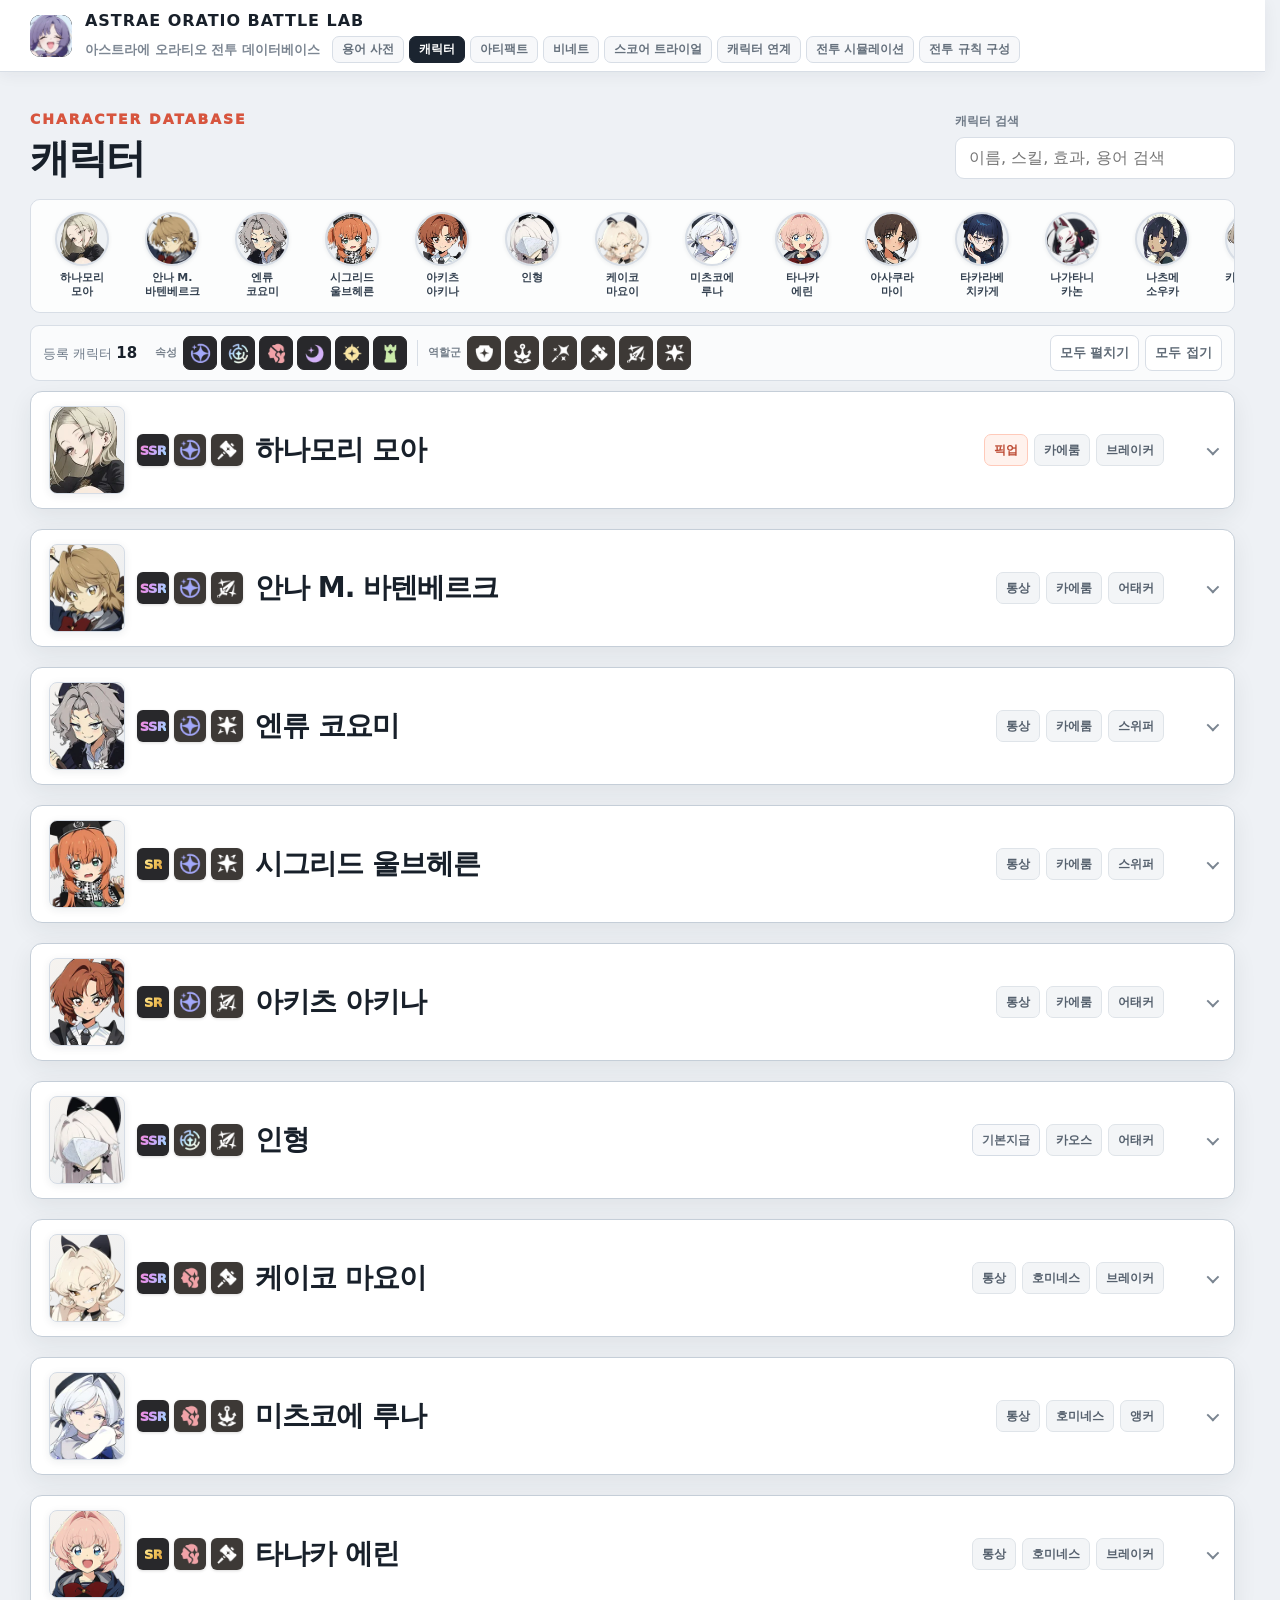
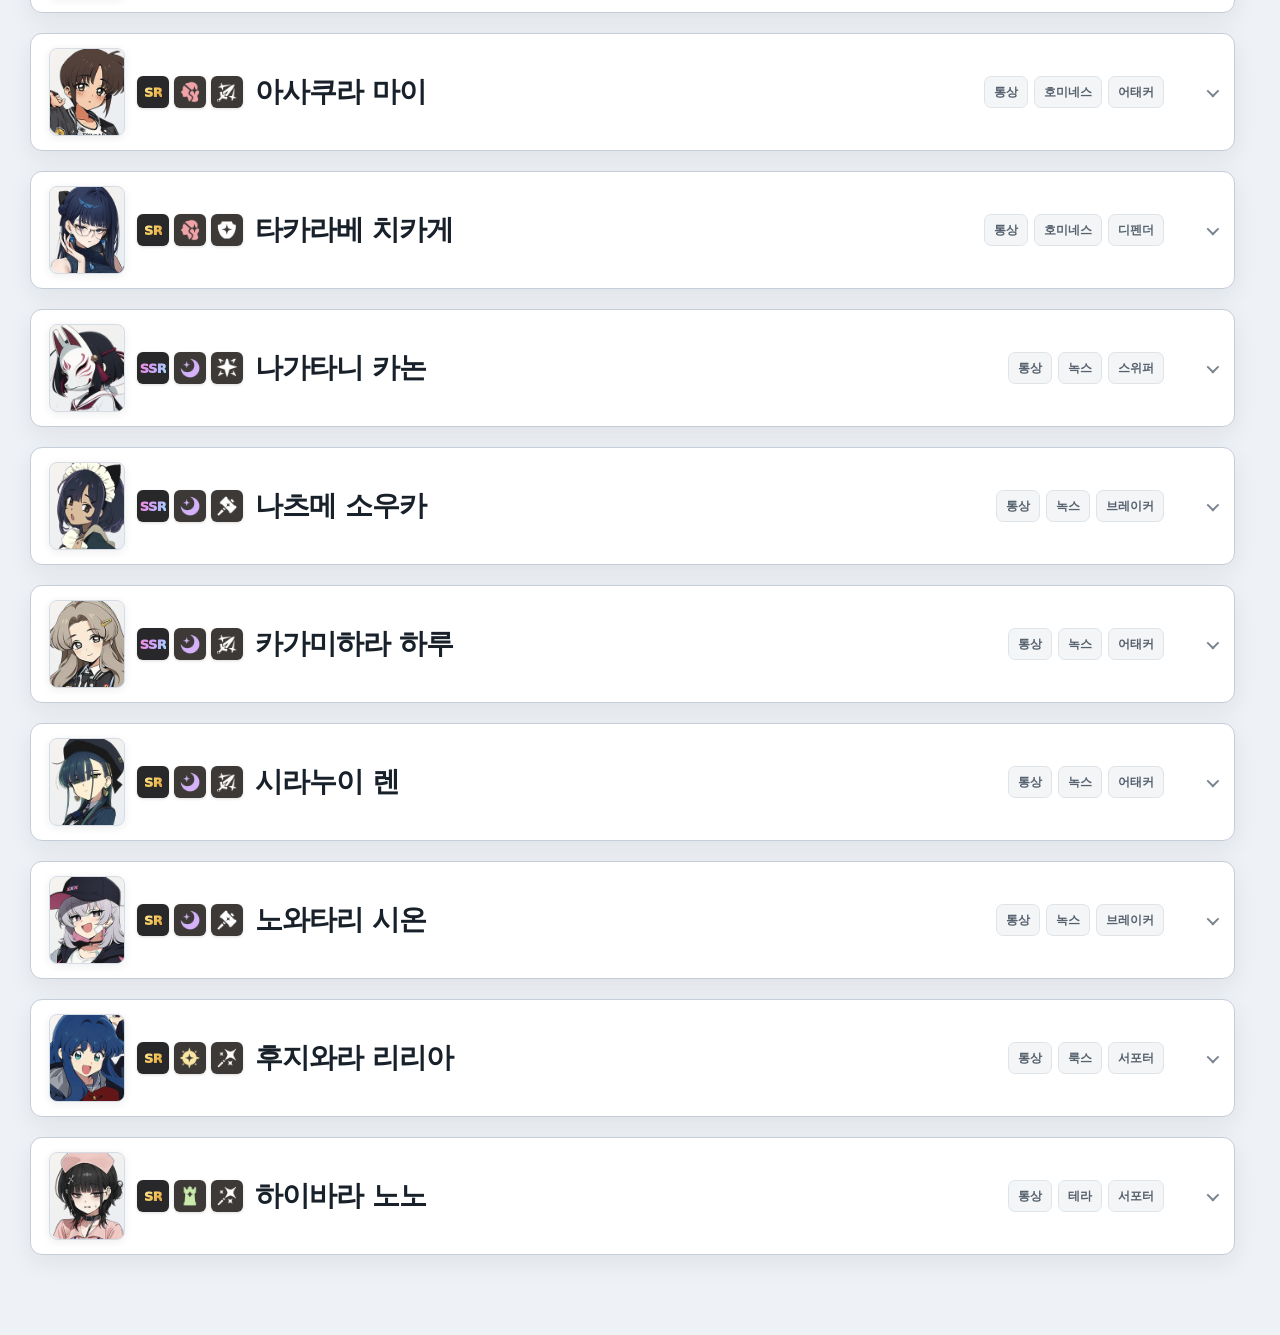
<file: characters.html>
<!DOCTYPE html>

<html lang="ko">
<head>
<meta charset="utf-8"/>
<meta content="width=device-width, initial-scale=1" name="viewport"/>
<meta content="아스트라에 오라티오 캐릭터 전투 데이터베이스" name="description"/>
<title>캐릭터 | Astrae Oratio Battle Lab</title>
<link href="styles.css?v=65" rel="stylesheet"/>
<style>.brand-mark{overflow:hidden;padding:0!important}.brand-mark>img{display:block;width:100%;height:100%;object-fit:cover;object-position:center;border-radius:inherit}</style>
</head>
<body>
<header class="app-topbar">
<div class="brand">
<a aria-label="Astrae Oratio Battle Lab 캐릭터 페이지" class="brand-mark" href="characters.html"><img src="assets/site-brand-portrait.jpg" alt="" width="46" height="46" fetchpriority="high"></a>
<div class="brand-copy">
<a class="brand-title" href="characters.html"><strong>ASTRAE ORATIO BATTLE LAB</strong></a>
<div class="brand-lower">
<small>아스트라에 오라티오 전투 데이터베이스</small>
<nav aria-label="페이지 이동" class="site-nav"><a href="glossary.html">용어 사전</a><a aria-current="page" class="active" href="characters.html">캐릭터</a><a href="artifacts.html">아티팩트</a><a href="vignettes.html">비네트</a><a href="score-trial.html">스코어 트라이얼</a><a href="character-partners.html?v=nav-20261025">캐릭터 연계</a><a href="combat.html">전투 시뮬레이션</a><a href="combat-rules.html">전투 규칙 구성</a></nav>
</div>
</div>
</div>
</header>
<main class="page-shell" id="top">
<header class="page-heading character-page-heading" id="characters">
<div class="page-heading-copy">
<span>CHARACTER DATABASE</span>
<h1>캐릭터</h1>
</div>
<label class="search-field">
<span>캐릭터 검색</span>
<input id="character-search" placeholder="이름, 스킬, 효과, 용어 검색" type="search"/>
</label>
</header>
<nav aria-label="캐릭터 바로가기" class="character-jumpbar" data-card-count="18" data-static-order="true" id="character-jumpbar"><a aria-label="하나모리 모아 정보로 이동" class="character-jump-button" data-character-target="character-moa" href="#character-moa"><span class="character-jump-portrait"><img alt="" decoding="async" height="54" loading="eager" src="assets/cards/moa.webp" width="54"/></span><span class="character-jump-name"><span class="jump-name-line">하나모리</span><span class="jump-name-line">모아</span></span></a><a aria-label="안나 M. 바텐베르크 정보로 이동" class="character-jump-button" data-character-target="character-anna" href="#character-anna"><span class="character-jump-portrait"><img alt="" decoding="async" height="54" loading="eager" src="assets/cards/anna.webp" width="54"/></span><span class="character-jump-name"><span class="jump-name-line">안나 M.</span><span class="jump-name-line">바텐베르크</span></span></a><a aria-label="엔류 코요미 정보로 이동" class="character-jump-button" data-character-target="character-koyomi" href="#character-koyomi"><span class="character-jump-portrait"><img alt="" decoding="async" height="54" loading="eager" src="assets/cards/koyomi.webp" width="54"/></span><span class="character-jump-name"><span class="jump-name-line">엔류</span><span class="jump-name-line">코요미</span></span></a><a aria-label="시그리드 울브헤른 정보로 이동" class="character-jump-button" data-character-target="character-sigrid" href="#character-sigrid"><span class="character-jump-portrait"><img alt="" decoding="async" height="54" loading="eager" src="assets/cards/sigrid.webp" width="54"/></span><span class="character-jump-name"><span class="jump-name-line">시그리드</span><span class="jump-name-line">울브헤른</span></span></a><a aria-label="아키츠 아키나 정보로 이동" class="character-jump-button" data-character-target="character-akina" href="#character-akina"><span class="character-jump-portrait"><img alt="" decoding="async" height="54" loading="eager" src="assets/cards/akina.webp" width="54"/></span><span class="character-jump-name"><span class="jump-name-line">아키츠</span><span class="jump-name-line">아키나</span></span></a><a aria-label="인형 정보로 이동" class="character-jump-button" data-character-target="character-doll" href="#character-doll"><span class="character-jump-portrait"><img alt="" decoding="async" height="54" loading="eager" src="assets/cards/doll.webp" width="54"/></span><span class="character-jump-name"><span class="jump-name-line">인형</span></span></a><a aria-label="케이코 마요이 정보로 이동" class="character-jump-button" data-character-target="character-mayoi" href="#character-mayoi"><span class="character-jump-portrait"><img alt="" decoding="async" height="54" loading="eager" src="assets/cards/mayoi.webp" width="54"/></span><span class="character-jump-name"><span class="jump-name-line">케이코</span><span class="jump-name-line">마요이</span></span></a><a aria-label="미츠코에 루나 정보로 이동" class="character-jump-button" data-character-target="character-luna" href="#character-luna"><span class="character-jump-portrait"><img alt="" decoding="async" height="54" loading="eager" src="assets/cards/luna.webp" width="54"/></span><span class="character-jump-name"><span class="jump-name-line">미츠코에</span><span class="jump-name-line">루나</span></span></a><a aria-label="타나카 에린 정보로 이동" class="character-jump-button" data-character-target="character-erin" href="#character-erin"><span class="character-jump-portrait"><img alt="" decoding="async" height="54" loading="eager" src="assets/cards/erin.webp" width="54"/></span><span class="character-jump-name"><span class="jump-name-line">타나카</span><span class="jump-name-line">에린</span></span></a><a aria-label="아사쿠라 마이 정보로 이동" class="character-jump-button" data-character-target="character-mai" href="#character-mai"><span class="character-jump-portrait"><img alt="" decoding="async" height="54" loading="eager" src="assets/cards/mai.webp" width="54"/></span><span class="character-jump-name"><span class="jump-name-line">아사쿠라</span><span class="jump-name-line">마이</span></span></a><a aria-label="타카라베 치카게 정보로 이동" class="character-jump-button" data-character-target="character-chikage" href="#character-chikage"><span class="character-jump-portrait"><img alt="" decoding="async" height="54" loading="eager" src="assets/cards/chikage.webp" width="54"/></span><span class="character-jump-name"><span class="jump-name-line">타카라베</span><span class="jump-name-line">치카게</span></span></a><a aria-label="나가타니 카논 정보로 이동" class="character-jump-button" data-character-target="character-canon" href="#character-canon"><span class="character-jump-portrait"><img alt="" decoding="async" height="54" loading="eager" src="assets/cards/canon.webp" width="54"/></span><span class="character-jump-name"><span class="jump-name-line">나가타니</span><span class="jump-name-line">카논</span></span></a><a aria-label="나츠메 소우카 정보로 이동" class="character-jump-button" data-character-target="character-souka" href="#character-souka"><span class="character-jump-portrait"><img alt="" decoding="async" height="54" loading="eager" src="assets/cards/souka.webp" width="54"/></span><span class="character-jump-name"><span class="jump-name-line">나츠메</span><span class="jump-name-line">소우카</span></span></a><a aria-label="카가미하라 하루 정보로 이동" class="character-jump-button" data-character-target="character-haru" href="#character-haru"><span class="character-jump-portrait"><img alt="" decoding="async" height="54" loading="eager" src="assets/cards/haru.webp" width="54"/></span><span class="character-jump-name"><span class="jump-name-line">카가미하라</span><span class="jump-name-line">하루</span></span></a><a aria-label="시라누이 렌 정보로 이동" class="character-jump-button" data-character-target="character-ren" href="#character-ren"><span class="character-jump-portrait"><img alt="" decoding="async" height="54" loading="eager" src="assets/cards/ren.webp" width="54"/></span><span class="character-jump-name"><span class="jump-name-line">시라누이</span><span class="jump-name-line">렌</span></span></a><a aria-label="노와타리 시온 정보로 이동" class="character-jump-button" data-character-target="character-shion" href="#character-shion"><span class="character-jump-portrait"><img alt="" decoding="async" height="54" loading="eager" src="assets/cards/shion.webp" width="54"/></span><span class="character-jump-name"><span class="jump-name-line">노와타리</span><span class="jump-name-line">시온</span></span></a><a aria-label="후지와라 리리아 정보로 이동" class="character-jump-button" data-character-target="character-liria" href="#character-liria"><span class="character-jump-portrait"><img alt="" decoding="async" height="54" loading="eager" src="assets/cards/liria.webp" width="54"/></span><span class="character-jump-name"><span class="jump-name-line">후지와라</span><span class="jump-name-line">리리아</span></span></a><a aria-label="하이바라 노노 정보로 이동" class="character-jump-button" data-character-target="character-nono" href="#character-nono"><span class="character-jump-portrait"><img alt="" decoding="async" height="54" loading="eager" src="assets/cards/nono.webp" width="54"/></span><span class="character-jump-name"><span class="jump-name-line">하이바라</span><span class="jump-name-line">노노</span></span></a></nav>
<div class="list-toolbar">
<div class="toolbar-primary">
<span class="character-total">등록 캐릭터 <b id="character-count">18</b></span>
<div aria-label="속성 및 역할군 필터" class="character-filters">
<div aria-label="속성 필터" class="filter-group">
<span class="filter-group-label">속성</span>
<div class="filter-buttons">
<button class="filter-icon-button" data-filter-group="element" data-filter-value="caelum" data-tooltip="속성 · 카에룸" type="button"><img alt="카에룸" src="assets/caelum.png"/></button>
<button class="filter-icon-button" data-filter-group="element" data-filter-value="chaos" data-tooltip="속성 · 카오스" type="button"><img alt="카오스" src="assets/chaos.png"/></button>
<button class="filter-icon-button" data-filter-group="element" data-filter-value="homines" data-tooltip="속성 · 호미네스" type="button"><img alt="호미네스" src="assets/homines.png"/></button>
<button class="filter-icon-button" data-filter-group="element" data-filter-value="nox" data-tooltip="속성 · 녹스" type="button"><img alt="녹스" src="assets/nox.png"/></button>
<button class="filter-icon-button" data-filter-group="element" data-filter-value="lux" data-tooltip="속성 · 룩스" type="button"><img alt="룩스" src="assets/lux.png"/></button>
<button class="filter-icon-button" data-filter-group="element" data-filter-value="terra" data-tooltip="속성 · 테라" type="button"><img alt="테라" src="assets/terra.png"/></button>
</div>
</div>
<span aria-hidden="true" class="filter-divider"></span>
<div aria-label="역할군 필터" class="filter-group">
<span class="filter-group-label">역할군</span>
<div class="filter-buttons">
<button class="filter-icon-button" data-filter-group="role" data-filter-value="defender" data-tooltip="역할군 · 디펜더" type="button"><img alt="디펜더" src="assets/defender.png"/></button>
<button class="filter-icon-button" data-filter-group="role" data-filter-value="anchor" data-tooltip="역할군 · 앵커" type="button"><img alt="앵커" src="assets/anchor.png"/></button>
<button class="filter-icon-button" data-filter-group="role" data-filter-value="supporter" data-tooltip="역할군 · 서포터" type="button"><img alt="서포터" src="assets/supporter.png"/></button>
<button class="filter-icon-button" data-filter-group="role" data-filter-value="breaker" data-tooltip="역할군 · 브레이커" type="button"><img alt="브레이커" src="assets/breaker.png"/></button>
<button class="filter-icon-button" data-filter-group="role" data-filter-value="attacker" data-tooltip="역할군 · 어태커" type="button"><img alt="어태커" src="assets/attacker.png"/></button>
<button class="filter-icon-button" data-filter-group="role" data-filter-value="sweeper" data-tooltip="역할군 · 스위퍼" type="button"><img alt="스위퍼" src="assets/sweeper.png"/></button>
</div>
</div>
<button aria-hidden="true" class="reset-filters is-placeholder" disabled id="reset-filters" type="button">필터 해제</button>
</div>
</div>
<div class="toolbar-actions">
<button id="expand-all" type="button">모두 펼치기</button>
<button id="collapse-all" type="button">모두 접기</button>
</div>
</div>
<section aria-label="캐릭터 목록" class="character-list" id="character-list">
<!-- 모아 -->
<!-- 안나 -->
<!-- 인형 -->
<!-- 마요이 -->
<details class="character-card" data-element="caelum" data-role="breaker" id="character-moa">
<summary class="character-summary">
<div class="character-identity">
<span class="character-portrait"><img alt="하나모리 모아 초상화" class="character-portrait-image portrait-moa" decoding="async" height="88" src="assets/cards/moa.webp" width="76"/></span>
<span class="character-identity-icons">
<span aria-label="SSR 등급" class="identity-icon-bg rarity-emblem rarity-ssr"><span>SSR</span></span>
<span class="identity-icon-bg"><img alt="" class="character-identity-icon" src="assets/caelum.png"/></span>
<span class="identity-icon-bg"><img alt="" class="character-identity-icon" src="assets/breaker.png"/></span>
</span>
<div class="character-name-group"><h2>하나모리 모아</h2></div>
</div>
<div aria-label="캐릭터 키워드" class="character-tags">
<span class="character-tag hot">픽업</span>
<span class="character-tag">카에룸</span>
<span class="character-tag">브레이커</span>
</div>
<span aria-hidden="true" class="summary-action"><i></i></span>
</summary>
<div class="character-content">
<nav aria-label="하나모리 모아 내부 이동" class="section-nav">
<button data-target="moa-skills" type="button">스킬</button>
<button data-target="moa-ability" type="button">고유 능력</button>
<button data-target="moa-domain" type="button">영지 선언</button>
<button data-target="moa-nodes" type="button">마력 노드</button>
</nav>
<section class="character-section" id="moa-skills">
<header class="section-heading"><span>01</span><div><h3>스킬</h3></div></header>
<div class="reading-list">
<article class="reading-row" id="skill-moa-repin-de-justis">
<header class="row-heading"><span class="row-type">ULTIMATE</span><h4>레핀 드 쥐스티스</h4></header>
<div class="row-body">
<div class="skill-meta"><span class="row-badge">근거리</span><span class="row-badge">CT 1</span><span class="row-badge">US 1000</span><span class="row-badge">AP 1</span></div>
<p>적 1인에게 <b>734.3%</b> 피해.</p>
<p>대상이 <button class="term-link" data-term="notice">#괴도의 예고장</button> 보유 시 치명타 확률 15%만큼 <button class="term-link" data-term="plunder">#강탈</button> 부여 <span class="subtle">(유지 라운드 7)</span>.</p>
<p><button class="term-link" data-term="notice">#괴도의 예고장</button> 제거.</p>
</div>
</article>
<article class="reading-row">
<header class="row-heading"><span class="row-type">BATTLE SKILL</span><h4><span class="skill-step-prefix">[1단]</span> <span class="skill-parent-name">칸 드 콩바</span> : <strong class="skill-variant-inline">괴도의 지팡이술, 첫 번째</strong></h4></header>
<div class="row-body">
<div class="skill-meta"><span class="row-badge">근거리</span><span class="row-badge">CT 5</span><span class="row-badge">AP 1</span></div>
<p>적 1인에게 <b>366.6%</b> 피해.</p>
</div>
</article>
<article class="reading-row">
<header class="row-heading"><span class="row-type">BATTLE SKILL</span><h4><span class="skill-step-prefix">[2단]</span> <span class="skill-parent-name">칸 드 콩바</span> : <strong class="skill-variant-inline">괴도의 지팡이술, 두 번째</strong></h4></header>
<div class="row-body">
<div class="skill-meta"><span class="row-badge">근거리</span><span class="row-badge">CT 5</span><span class="row-badge">AP 1</span></div>
<p>적 1인에게 <b>400%</b> 피해.</p>
<p><button class="term-link" data-term="fracture">#파쇄</button> 1중첩 소모.</p>
<p><button class="term-link" data-term="fracture">#파쇄</button> 소모 시마다 <b>500%</b> 추가 피해.</p>
</div>
</article>
<article class="reading-row">
<header class="row-heading"><span class="row-type">TAG ATTACK</span><h4>태그 어택 스킬</h4></header>
<div class="row-body">
<div class="skill-meta"><span class="row-badge">근거리</span><span class="row-badge">AP 1</span></div>
<p>적 1인에게 <b>226.5%</b> 피해.</p>
<p><button class="term-link" data-term="notice">#괴도의 예고장</button> 부여.</p>
</div>
</article>
<article class="reading-row">
<header class="row-heading"><span class="row-type">TAG SPECIAL</span><h4>태그 스페셜 스킬</h4></header>
<div class="row-body">
<div class="skill-meta"><span class="row-badge">근거리</span><span class="row-badge">CT 5</span><span class="row-badge">AP 1</span></div>
<p><button class="term-link" data-term="assault-block">#강습 차단</button> 판정.</p>
<p>적 1인에게 <b>476.8%</b> 피해.</p>
<p><button class="term-link" data-term="fracture">#파쇄</button> 1중첩 소모.</p>
</div>
</article>
</div>
</section>
<section class="character-section" id="moa-ability">
<header class="section-heading"><span>02</span><div><h3>고유 능력</h3></div></header>
<div class="reading-list">
<article class="reading-row">
<header class="row-heading"><span class="row-type">UNIQUE</span><h4>한밤의 수호자</h4></header>
<div class="row-body"><p><button class="term-link" data-term="notice">#괴도의 예고장</button> 부여 시 타격력 <b>20.1%</b> 증가 <span class="subtle">(최대 1중첩 / 유지 라운드 1)</span>.</p></div>
</article>
</div>
</section>
<section class="character-section" id="moa-domain">
<header class="section-heading"><span>03</span><div><h3>영지 선언</h3></div></header>
<div class="domain-panel">
<div class="domain-condition"><b>발동 조건</b><span>전투 스킬 6회 사용</span></div>
<div class="domain-effects">
<p>얼티메이트 스킬, 전투 스킬의 재사용 대기 시간 초기화.</p>
<p>AP +2, US +250.</p>
</div>
</div>
</section>
<section class="character-section" id="moa-nodes">
<header class="section-heading"><span>04</span><div><h3>마력 노드</h3></div></header>
<div aria-label="마력 노드 개방 순서" class="node-unlock-order"><span class="node-unlock-label">개방 순서</span><span class="node-unlock-route">01 → 02 → 03</span><span class="node-unlock-route">01 → 04 → 05</span></div>
<div class="potential-list">
<article class="potential-row"><div class="potential-index">01</div><div class="potential-name">차가운 밤, 어두운 그림자</div><div class="potential-detail">아군 전체에게 <button class="term-link" data-term="magic-release">#마력 개방</button> 부여.</div></article>
<article class="potential-row"><div class="potential-index">02</div><div class="potential-name">야경꾼의 발자국</div><div class="potential-detail">전투 스킬 피해량 30% 증가. ‘괴도의 지팡이술, 첫 번째’ 사용 시 대상에게 <button class="term-link" data-term="fracture">#파쇄</button> 1중첩 부여.</div></article>
<article class="potential-row"><div class="potential-index">03</div><div class="potential-name">낭만을 추구하는 자</div><div class="potential-detail">태그 스페셜 스킬 피해량 15% 증가. 태그 스페셜 스킬 사용 시 대상에게 <button class="term-link" data-term="notice">#괴도의 예고장</button> 부여.</div></article>
<article class="potential-row"><div class="potential-index">04</div><div class="potential-name">바람과 함께 사라지다</div><div class="potential-detail"><button class="term-link" data-term="plunder">#강탈</button> 3회 부여 시 AP +1.</div></article>
<article class="potential-row"><div class="potential-index">05</div><div class="potential-name">한밤중에 피어난 장미</div><div class="potential-detail">얼티메이트 스킬 피해량 15% 증가. 최대 US 포인트 100% 증가.</div></article>
</div>
</section>
</div>
</details><details class="character-card" data-element="caelum" data-role="attacker" id="character-anna">
<summary class="character-summary">
<div class="character-identity">
<span class="character-portrait"><img alt="안나 M. 바텐베르크 초상화" class="character-portrait-image portrait-anna" decoding="async" height="88" src="assets/cards/anna.webp" width="76"/></span>
<span class="character-identity-icons">
<span aria-label="SSR 등급" class="identity-icon-bg rarity-emblem rarity-ssr"><span>SSR</span></span>
<span class="identity-icon-bg"><img alt="" class="character-identity-icon" src="assets/caelum.png"/></span>
<span class="identity-icon-bg"><img alt="" class="character-identity-icon" src="assets/attacker.png"/></span>
</span>
<div class="character-name-group"><h2>안나 M. 바텐베르크</h2></div>
</div>
<div aria-label="캐릭터 키워드" class="character-tags">
<span class="character-tag">통상</span>
<span class="character-tag">카에룸</span>
<span class="character-tag">어태커</span>
</div>
<span aria-hidden="true" class="summary-action"><i></i></span>
</summary>
<div class="character-content">
<nav aria-label="안나 M. 바텐베르크 내부 이동" class="section-nav">
<button data-target="anna-skills" type="button">스킬</button>
<button data-target="anna-ability" type="button">고유 능력</button>
<button data-target="anna-domain" type="button">영지 선언</button>
<button data-target="anna-nodes" type="button">마력 노드</button>
</nav>
<section class="character-section" id="anna-skills">
<header class="section-heading"><span>01</span><div><h3>스킬</h3></div></header>
<div class="reading-list">
<article class="reading-row">
<header class="row-heading"><span class="row-type">ULTIMATE</span><h4>드라이파허 블리츠슈니트</h4></header>
<div class="row-body">
<div class="skill-meta"><span class="row-badge">근거리</span><span class="row-badge">CT 1</span><span class="row-badge">US 2000</span><span class="row-badge">AP 1</span></div>
<p>적 1인에게 <b>391.2%</b> 피해.</p>
<p>파쇄 1중첩 부여.</p>
</div>
</article>
<article class="reading-row">
<header class="row-heading"><span class="row-type">BATTLE SKILL</span><h4><span class="skill-step-prefix">[1단]</span> <span class="skill-parent-name">전투의 예술</span> : <strong class="skill-variant-inline">번개 같은 찌르기</strong></h4></header>
<div class="row-body">
<div class="skill-meta"><span class="row-badge">근거리</span><span class="row-badge">CT 5</span><span class="row-badge">AP 1</span></div>
<p>적 1인에게 <b>252.5%</b> 피해.</p>
</div>
</article>
<article class="reading-row">
<header class="row-heading"><span class="row-type">BATTLE SKILL</span><h4><span class="skill-step-prefix">[2단]</span> <span class="skill-parent-name">전투의 예술</span> : <strong class="skill-variant-inline">번뜩이는 삼단베기</strong></h4></header>
<div class="row-body">
<div class="skill-meta"><span class="row-badge">근거리</span><span class="row-badge">CT 5</span><span class="row-badge">AP 1</span></div>
<p>적 1인에게 <b>255.2%</b> 피해.</p>
</div>
</article>
<article class="reading-row">
<header class="row-heading"><span class="row-type">BATTLE SKILL</span><h4><span class="skill-step-prefix">[3단]</span> <span class="skill-parent-name">전투의 예술</span> : <strong class="skill-variant-inline">정수리 낙하 베기</strong></h4></header>
<div class="row-body">
<div class="skill-meta"><span class="row-badge">근거리</span><span class="row-badge">CT 5</span><span class="row-badge">AP 1</span></div>
<p>적 1인에게 <b>291.6%</b> 피해.</p>
<p>파쇄 1중첩 부여.</p>
</div>
</article>
<article class="reading-row">
<header class="row-heading"><span class="row-type">TAG ATTACK</span><h4>태그 어택 스킬</h4></header>
<div class="row-body">
<div class="skill-meta"><span class="row-badge">근거리</span><span class="row-badge">AP 1</span></div>
<p>적 1인에게 <b>150%</b> 피해.</p>
</div>
</article>
</div>
</section>
<section class="character-section" id="anna-ability">
<header class="section-heading"><span>02</span><div><h3>고유 능력</h3></div></header>
<div class="reading-list">
<article class="reading-row">
<header class="row-heading"><span class="row-type">UNIQUE</span><h4>기사도의 정신</h4></header>
<div class="row-body">
<p>얼티메이트 스킬 사용 시 전투 스킬 피해량 <b>35.6%</b> 증가 <span class="subtle">(유지 라운드 2)</span>.</p>
</div>
</article>
</div>
</section>
<section class="character-section" id="anna-domain">
<header class="section-heading"><span>03</span><div><h3>영지 선언</h3></div></header>
<div class="domain-panel">
<div class="domain-condition"><b>발동 조건</b><span>전투 스킬 9회 사용</span></div>
<div class="domain-effects">
<p>얼티메이트 스킬, 전투 스킬의 재사용 대기 시간 초기화.</p>
<p>AP +2, US +250.</p>
</div>
</div>
</section>
<section class="character-section" id="anna-nodes">
<header class="section-heading"><span>04</span><div><h3>마력 노드</h3></div></header>
<div aria-label="마력 노드 개방 순서" class="node-unlock-order"><span class="node-unlock-label">개방 순서</span><span class="node-unlock-route">01 → 02 → 03</span><span class="node-unlock-route">01 → 04 → 05</span></div>
<div class="potential-list">
<article class="potential-row"><div class="potential-index">01</div><div class="potential-name">앰버의 광채</div><div class="potential-detail">아군 전체에게 마력 개방 부여.</div></article>
<article class="potential-row"><div class="potential-index">02</div><div class="potential-name">칼날에 흐르는 뇌성</div><div class="potential-detail">카운터 스킬 사용 시 번개 같은 찌르기의 AP 소모량 0 <span class="subtle">(최대 1회 / 유지 라운드 1)</span>.</div></article>
<article class="potential-row"><div class="potential-index">03</div><div class="potential-name">자각하는 마음</div><div class="potential-detail">번개 같은 찌르기 사용 시 대상에게 파쇄 1중첩 부여.</div></article>
<article class="potential-row"><div class="potential-index">04</div><div class="potential-name">기사의 덕목</div><div class="potential-detail">얼티메이트 스킬 사용 시 전투 스킬 재사용 대기 시간 초기화.</div></article>
<article class="potential-row"><div class="potential-index">05</div><div class="potential-name">새로운 맹세</div><div class="potential-detail">얼티메이트 스킬의 AP 소모량 -1.</div></article>
</div>
</section>
</div>
</details><details class="character-card" data-element="caelum" data-role="sweeper" id="character-koyomi">
<summary class="character-summary">
<div class="character-identity">
<span class="character-portrait"><img alt="엔류 코요미 초상화" class="character-portrait-image portrait-koyomi" decoding="async" height="88" src="assets/cards/koyomi.webp" width="76"/></span>
<span class="character-identity-icons">
<span aria-label="SSR 등급" class="identity-icon-bg rarity-emblem rarity-ssr"><span>SSR</span></span>
<span class="identity-icon-bg"><img alt="" class="character-identity-icon" src="assets/caelum.png"/></span>
<span class="identity-icon-bg"><img alt="" class="character-identity-icon" src="assets/sweeper.png"/></span>
</span>
<div class="character-name-group"><h2>엔류 코요미</h2></div>
</div>
<div aria-label="캐릭터 키워드" class="character-tags">
<span class="character-tag">통상</span>
<span class="character-tag">카에룸</span>
<span class="character-tag">스위퍼</span>
</div>
<span aria-hidden="true" class="summary-action"><i></i></span>
</summary>
<div class="character-content">
<nav aria-label="엔류 코요미 내부 이동" class="section-nav">
<button data-target="koyomi-skills" type="button">스킬</button>
<button data-target="koyomi-ability" type="button">고유 능력</button>
<button data-target="koyomi-domain" type="button">영지 선언</button>
<button data-target="koyomi-nodes" type="button">마력 노드</button>
</nav>
<section class="character-section" id="koyomi-skills">
<header class="section-heading"><span>01</span><div><h3>스킬</h3></div></header>
<div class="reading-list">
<article class="reading-row">
<header class="row-heading"><span class="row-type">ULTIMATE</span><h4>불사르는 염룡, 스바로지츠의 숨결이여!</h4></header>
<div class="row-body">
<div class="skill-meta"><span class="row-badge">원거리</span><span class="row-badge">CT 1</span><span class="row-badge">US 3000</span><span class="row-badge">AP 1</span></div>
<p>적 전체에게 <b>589.9%</b> 피해.</p>
</div>
</article>
<article class="reading-row">
<header class="row-heading"><span class="row-type">BATTLE SKILL</span><h4><span class="skill-step-prefix">[1단]</span> <span class="skill-parent-name">엔류 가의 마녀술</span> : <strong class="skill-variant-inline">염룡의 화염구</strong></h4></header>
<div class="row-body">
<div class="skill-meta"><span class="row-badge">원거리</span><span class="row-badge">CT 9</span><span class="row-badge">AP 1</span></div>
<p>적 전체에게 <b>234.2%</b> 피해.</p>
<p>파쇄 1중첩 부여.</p>
</div>
</article>
<article class="reading-row">
<header class="row-heading"><span class="row-type">BATTLE SKILL</span><h4><span class="skill-step-prefix">[2단]</span> <span class="skill-parent-name">엔류 가의 마녀술</span> : <strong class="skill-variant-inline">염룡의 파도</strong></h4></header>
<div class="row-body">
<div class="skill-meta"><span class="row-badge">원거리</span><span class="row-badge">CT 9</span><span class="row-badge">AP 1</span></div>
<p>적 전체에게 <b>225.1%</b> 피해.</p>
</div>
</article>
<article class="reading-row">
<header class="row-heading"><span class="row-type">BATTLE SKILL</span><h4><span class="skill-step-prefix">[3단]</span> <span class="skill-parent-name">엔류 가의 마녀술</span> : <strong class="skill-variant-inline">염룡의 소낙비</strong></h4></header>
<div class="row-body">
<div class="skill-meta"><span class="row-badge">원거리</span><span class="row-badge">CT 9</span><span class="row-badge">AP 1</span></div>
<p>적 전체에게 <b>282.9%</b> 피해.</p>
</div>
</article>
<article class="reading-row">
<header class="row-heading"><span class="row-type">TAG ATTACK</span><h4>태그 어택 스킬</h4></header>
<div class="row-body">
<div class="skill-meta"><span class="row-badge">원거리</span><span class="row-badge">AP 1</span></div>
<p>적 전체에게 <b>183%</b> 피해.</p>
</div>
</article>
</div>
</section>
<section class="character-section" id="koyomi-ability">
<header class="section-heading"><span>02</span><div><h3>고유 능력</h3></div></header>
<div class="reading-list">
<article class="reading-row">
<header class="row-heading"><span class="row-type">UNIQUE</span><h4>염룡의 혈맥</h4></header>
<div class="row-body"><p>전투 시작 시 US 포인트 +750.</p></div>
</article>
</div>
</section>
<section class="character-section" id="koyomi-domain">
<header class="section-heading"><span>03</span><div><h3>영지 선언</h3></div></header>
<div class="domain-panel">
<div class="domain-condition"><b>발동 조건</b><span>얼티메이트 스킬 2회 사용</span></div>
<div class="domain-effects">
<p>얼티메이트 스킬, 전투 스킬의 재사용 대기 시간 초기화.</p>
<p>AP +2, US +250.</p>
</div>
</div>
</section>
<section class="character-section" id="koyomi-nodes">
<header class="section-heading"><span>04</span><div><h3>마력 노드</h3></div></header>
<div aria-label="마력 노드 개방 순서" class="node-unlock-order"><span class="node-unlock-label">개방 순서</span><span class="node-unlock-route">01 → 02 → 03</span><span class="node-unlock-route">01 → 04 → 05</span></div>
<div class="potential-list">
<article class="potential-row"><div class="potential-index">01</div><div class="potential-name">이어받은 불씨</div><div class="potential-detail">아군 전체에게 마력 개방 부여.</div></article>
<article class="potential-row"><div class="potential-index">02</div><div class="potential-name">타오르기 시작한 불꽃</div><div class="potential-detail">전투 스킬 사용 시 대상에게 화상 1단계 부여.</div></article>
<article class="potential-row"><div class="potential-index">03</div><div class="potential-name">혈맥에 깃든 염룡</div><div class="potential-detail">고유 능력의 US 포인트 회복량 100% 증가.</div></article>
<article class="potential-row"><div class="potential-index">04</div><div class="potential-name">스바로지츠의 계승자</div><div class="potential-detail">태그 어택 스킬 사용 시 전투 스킬 재사용 대기시간 -1.</div></article>
<article class="potential-row"><div class="potential-index">05</div><div class="potential-name">그 이름, 맹염소녀</div><div class="potential-detail">얼티메이트 스킬 피해량 20% 증가.</div></article>
</div>
</section>
</div>
</details><details class="character-card" data-element="caelum" data-role="sweeper" id="character-sigrid">
<summary class="character-summary">
<div class="character-identity">
<span class="character-portrait"><img alt="시그리드 울브헤른 초상화" class="character-portrait-image portrait-sigrid" decoding="async" height="88" src="assets/cards/sigrid.webp" width="76"/></span>
<span class="character-identity-icons">
<span aria-label="SR 등급" class="identity-icon-bg rarity-emblem rarity-sr"><span>SR</span></span>
<span class="identity-icon-bg"><img alt="" class="character-identity-icon" src="assets/caelum.png"/></span>
<span class="identity-icon-bg"><img alt="" class="character-identity-icon" src="assets/sweeper.png"/></span>
</span>
<div class="character-name-group"><h2>시그리드 울브헤른</h2></div>
</div>
<div aria-label="캐릭터 키워드" class="character-tags">
<span class="character-tag">통상</span>
<span class="character-tag">카에룸</span>
<span class="character-tag">스위퍼</span>
</div>
<span aria-hidden="true" class="summary-action"><i></i></span>
</summary>
<div class="character-content">
<nav aria-label="시그리드 울브헤른 내부 이동" class="section-nav">
<button data-target="sigrid-skills" type="button">스킬</button>
<button data-target="sigrid-ability" type="button">고유 능력</button>
<button data-target="sigrid-domain" type="button">영지 선언</button>
<button data-target="sigrid-nodes" type="button">마력 노드</button>
</nav>
<section class="character-section" id="sigrid-skills">
<header class="section-heading"><span>01</span><div><h3>스킬</h3></div></header>
<div class="reading-list">
<article class="reading-row" id="skill-sigrid-ragnarok">
<header class="row-heading"><span class="row-type">ULTIMATE</span><h4>쇄도하는 라그나로크</h4></header>
<div class="row-body">
<div class="skill-meta"><span class="row-badge">근거리</span><span class="row-badge">CT 1</span><span class="row-badge">US 2000</span><span class="row-badge">AP 1</span></div>
<p>적 전체에게 <b>415.5%</b> 피해.</p>
<p>자신의 고유 능력 적용 중 <b>207.8%</b> 피해.</p>
</div>
</article>
<article class="reading-row">
<header class="row-heading"><span class="row-type">BATTLE SKILL</span><h4><span class="skill-step-prefix">[1단]</span> <span class="skill-parent-name">울브헤른식 도끼술</span> : <strong class="skill-variant-inline">내리치는 번개</strong></h4></header>
<div class="row-body">
<div class="skill-meta"><span class="row-badge">근거리</span><span class="row-badge">CT 5</span><span class="row-badge">AP 1</span><span class="row-badge">차지 스킬</span></div>
<div class="skill-stage">
<p class="stage-title"><b>[차지 1단계]</b></p>
<p>적 전체에게 <b>283.3%</b> 피해.</p>
</div>
<div class="skill-stage">
<p class="stage-title"><b>[차지 2단계]</b></p>
<p>스킬 사용 시 AP 2 소모.</p>
<p>적 전체에게 <b>360.9%</b> 피해.</p>
<p>파쇄 1중첩 소모.</p>
</div>
</div>
</article>
<article class="reading-row">
<header class="row-heading"><span class="row-type">BATTLE SKILL</span><h4><span class="skill-step-prefix">[2단]</span> <span class="skill-parent-name">울브헤른식 도끼술</span> : <strong class="skill-variant-inline">몰아치는 폭풍우</strong></h4></header>
<div class="row-body">
<div class="skill-meta"><span class="row-badge">근거리</span><span class="row-badge">CT 5</span><span class="row-badge">AP 1</span></div>
<p>적 전체에게 <b>203.7%</b> 피해.</p>
</div>
</article>
<article class="reading-row">
<header class="row-heading"><span class="row-type">TAG ATTACK</span><h4>태그 어택 스킬</h4></header>
<div class="row-body">
<div class="skill-meta"><span class="row-badge">근거리</span><span class="row-badge">AP 1</span></div>
<p>적 1인에게 <b>165%</b> 피해.</p>
</div>
</article>
</div>
</section>
<section class="character-section" id="sigrid-ability">
<header class="section-heading"><span>02</span><div><h3>고유 능력</h3></div></header>
<div class="reading-list">
<article class="reading-row">
<header class="row-heading"><span class="row-type">UNIQUE</span><h4>광전사의 혈통</h4></header>
<div class="row-body"><p>전투 시작 시 공격력 <b>16.6%</b> 증가 <span class="subtle">(유지 라운드 6)</span>.</p></div>
</article>
</div>
</section>
<section class="character-section" id="sigrid-domain">
<header class="section-heading"><span>03</span><div><h3>영지 선언</h3></div></header>
<div class="domain-panel">
<div class="domain-condition"><b>발동 조건</b><span>전투 스킬 4회 사용</span></div>
<div class="domain-effects">
<p>얼티메이트 스킬, 전투 스킬의 재사용 대기시간 초기화.</p>
<p>AP +2, US +250.</p>
</div>
</div>
</section>
<section class="character-section" id="sigrid-nodes">
<header class="section-heading"><span>04</span><div><h3>마력 노드</h3></div></header>
<div aria-label="마력 노드 개방 순서" class="node-unlock-order">
<span class="node-unlock-label">개방 순서</span>
<span class="node-unlock-route">01 → 02 → 03</span>
<span class="node-unlock-route">01 → 04 → 05</span>
</div>
<div class="potential-list">
<article class="potential-row"><div class="potential-index">01</div><div class="potential-name">추운 나라에서 온 소녀</div><div class="potential-detail">아군 전체에게 마력 개방 부여.</div></article>
<article class="potential-row"><div class="potential-index">02</div><div class="potential-name">온화한 바이킹</div><div class="potential-detail">얼티메이트 스킬 피해량 30% 증가.</div></article>
<article class="potential-row"><div class="potential-index">03</div><div class="potential-name">스칼라그림손의 힘</div><div class="potential-detail">내리치는 번개를 차지 2단계로 사용 시 대상에게 파쇄 1중첩 소모.</div></article>
<article class="potential-row"><div class="potential-index">04</div><div class="potential-name">야를의 후예</div><div class="potential-detail">고유 능력 유지 라운드 11로 변경.</div></article>
<article class="potential-row"><div class="potential-index">05</div><div class="potential-name">발할라의 방식으로</div><div class="potential-detail">고유 능력 공격력 증가량 100% 증가.</div></article>
</div>
</section>
</div>
</details><details class="character-card" data-element="caelum" data-role="attacker" id="character-akina">
<summary class="character-summary">
<div class="character-identity">
<span class="character-portrait"><img alt="아키츠 아키나 초상화" class="character-portrait-image portrait-akina" decoding="async" height="88" src="assets/cards/akina.webp" width="76"/></span>
<span class="character-identity-icons">
<span aria-label="SR 등급" class="identity-icon-bg rarity-emblem rarity-sr"><span>SR</span></span>
<span class="identity-icon-bg"><img alt="" class="character-identity-icon" src="assets/caelum.png"/></span>
<span class="identity-icon-bg"><img alt="" class="character-identity-icon" src="assets/attacker.png"/></span>
</span>
<div class="character-name-group"><h2>아키츠 아키나</h2></div>
</div>
<div aria-label="캐릭터 키워드" class="character-tags">
<span class="character-tag">통상</span>
<span class="character-tag">카에룸</span>
<span class="character-tag">어태커</span>
</div>
<span aria-hidden="true" class="summary-action"><i></i></span>
</summary>
<div class="character-content">
<nav aria-label="아키츠 아키나 내부 이동" class="section-nav">
<button data-target="akina-skills" type="button">스킬</button>
<button data-target="akina-ability" type="button">고유 능력</button>
<button data-target="akina-domain" type="button">영지 선언</button>
<button data-target="akina-nodes" type="button">마력 노드</button>
</nav>
<section class="character-section" id="akina-skills">
<header class="section-heading"><span>01</span><div><h3>스킬</h3></div></header>
<div class="reading-list">
<article class="reading-row" id="skill-akina-chemistry-alchemy-explosion">
<header class="row-heading"><span class="row-type">ULTIMATE</span><h4>화학, 연금술, 그리고 폭발</h4></header>
<div class="row-body">
<div class="skill-meta"><span class="row-badge">원거리</span><span class="row-badge">CT 1</span><span class="row-badge">US 2000</span><span class="row-badge">AP 1</span></div>
<p>적 1인에게 <b>639.1%</b> 피해.</p>
<p>화상 4단계 부여.</p>
</div>
</article>
<article class="reading-row">
<header class="row-heading"><span class="row-type">BATTLE SKILL</span><h4><span class="skill-step-prefix">[1단]</span> <span class="skill-parent-name">특제 마도구 등장!</span> : <strong class="skill-variant-inline">아키나 특제 &lt;그리스의 불&gt;</strong></h4></header>
<div class="row-body">
<div class="skill-meta"><span class="row-badge">원거리</span><span class="row-badge">CT 1</span><span class="row-badge">AP 1</span></div>
<p>그리스의 불 1개 소모.</p>
<p>적 1인에게 <b>114.8%</b> 피해.</p>
<p>화상 1단계 부여.</p>
</div>
</article>
<article class="reading-row">
<header class="row-heading"><span class="row-type">BATTLE SKILL</span><h4><span class="skill-step-prefix">[2단]</span> <span class="skill-parent-name">특제 마도구 등장!</span> : <strong class="skill-variant-inline">아키나 특제 드롭스</strong></h4></header>
<div class="row-body">
<div class="skill-meta"><span class="row-badge">원거리</span><span class="row-badge">CT 1</span><span class="row-badge">AP 1</span></div>
<p>그리스의 불 1개 소모.</p>
<p>적 1인에게 <b>125.2%</b> 피해.</p>
<p>화상 1단계 부여.</p>
</div>
</article>
<article class="reading-row">
<header class="row-heading"><span class="row-type">BATTLE SKILL</span><h4><span class="skill-step-prefix">[3단]</span> <span class="skill-parent-name">특제 마도구 등장!</span> : <strong class="skill-variant-inline">즉석 충전</strong></h4></header>
<div class="row-body">
<div class="skill-meta"><span class="row-badge">원거리</span><span class="row-badge">CT 5</span><span class="row-badge">AP 1</span></div>
<p>보유한 그리스의 불이 0개일 시 사용.</p>
<p>그리스의 불 3개 충전.</p>
</div>
</article>
<article class="reading-row">
<header class="row-heading"><span class="row-type">TAG ATTACK</span><h4>태그 어택 스킬</h4></header>
<div class="row-body">
<div class="skill-meta"><span class="row-badge">원거리</span><span class="row-badge">AP 1</span></div>
<p>적 1인에게 <b>128.2%</b> 피해.</p>
<p>파쇄 1중첩 부여.</p>
</div>
</article>
</div>
</section>
<section class="character-section" id="akina-ability">
<header class="section-heading"><span>02</span><div><h3>고유 능력</h3></div></header>
<div class="reading-list">
<article class="reading-row">
<header class="row-heading"><span class="row-type">UNIQUE</span><h4>아키나류 연금술</h4></header>
<div class="row-body">
<p>전투 시작 시 그리스의 불 3개 충전.</p>
<p>아키나 특제 드롭스 사용 시 50% 확률로 전투 스킬 재사용 대기시간 초기화.</p>
<p>그리스의 불 1개 충전.</p>
<p>AP +1, US 포인트 +50.</p>
</div>
</article>
</div>
</section>
<section class="character-section" id="akina-domain">
<header class="section-heading"><span>03</span><div><h3>영지 선언</h3></div></header>
<div class="domain-panel">
<div class="domain-condition"><b>발동 조건</b><span>전투 스킬 10회 사용</span></div>
<div class="domain-effects">
<p>얼티메이트 스킬, 전투 스킬의 재사용 대기시간 초기화.</p>
<p>AP +2, US +250.</p>
</div>
</div>
</section>
<section class="character-section" id="akina-nodes">
<header class="section-heading"><span>04</span><div><h3>마력 노드</h3></div></header>
<div aria-label="마력 노드 개방 순서" class="node-unlock-order">
<span class="node-unlock-label">개방 순서</span>
<span class="node-unlock-route">01 → 02 → 03</span>
<span class="node-unlock-route">04 → 05</span>
</div>
<div class="potential-list">
<article class="potential-row"><div class="potential-index">01</div><div class="potential-name">화학과 연금술</div><div class="potential-detail">아군 전체에게 마력 개방 부여.</div></article>
<article class="potential-row"><div class="potential-index">02</div><div class="potential-name">번뜩이는 아이디어</div><div class="potential-detail">즉석 충전 사용 시 아키나 특제 &lt;그리스의 불&gt;의 재사용 대기시간 초기화.</div></article>
<article class="potential-row"><div class="potential-index">03</div><div class="potential-name">실험의 중요성</div><div class="potential-detail">그리스의 불 최대 보유량 6개로 변경. 즉석 충전 사용 시 그리스의 불 충전량 6개로 변경.</div></article>
<article class="potential-row"><div class="potential-index">04</div><div class="potential-name">실패는 성공의 어머니</div><div class="potential-detail">전투 스킬 피해량 25% 증가.</div></article>
<article class="potential-row"><div class="potential-index">05</div><div class="potential-name">마그눔 오푸스</div><div class="potential-detail">얼티메이트 스킬 피해량 25% 증가.</div></article>
</div>
</section>
</div>
</details><details class="character-card" data-element="chaos" data-role="attacker" id="character-doll">
<summary class="character-summary">
<div class="character-identity">
<span class="character-portrait"><img alt="인형 초상화" class="character-portrait-image portrait-doll" decoding="async" height="88" src="assets/cards/doll.webp" width="76"/></span>
<span class="character-identity-icons">
<span aria-label="SSR 등급" class="identity-icon-bg rarity-emblem rarity-ssr"><span>SSR</span></span>
<span class="identity-icon-bg"><img alt="" class="character-identity-icon" src="assets/chaos.png"/></span>
<span class="identity-icon-bg"><img alt="" class="character-identity-icon" src="assets/attacker.png"/></span>
</span>
<div class="character-name-group"><h2>인형</h2></div>
</div>
<div aria-label="캐릭터 키워드" class="character-tags">
<span class="character-tag basic">기본지급</span>
<span class="character-tag">카오스</span>
<span class="character-tag">어태커</span>
</div>
<span aria-hidden="true" class="summary-action"><i></i></span>
</summary>
<div class="character-content">
<nav aria-label="인형 내부 이동" class="section-nav">
<button data-target="doll-skills" type="button">스킬</button>
<button data-target="doll-ability" type="button">고유 능력</button>
<button data-target="doll-domain" type="button">영지 선언</button>
<button data-target="doll-nodes" type="button">마력 노드</button>
</nav>
<section class="character-section" id="doll-skills">
<header class="section-heading"><span>01</span><div><h3>스킬</h3></div></header>
<div class="reading-list">
<article class="reading-row">
<header class="row-heading"><span class="row-type">ULTIMATE</span><h4>테룸 아르보리스</h4></header>
<div class="row-body">
<div class="skill-meta"><span class="row-badge">근거리</span><span class="row-badge">CT 1</span><span class="row-badge">US 1000</span><span class="row-badge">AP 1</span></div>
<p>적 1인에게 <b>538%</b> 피해.</p>
<p><button class="term-link" data-term="curse">#저주</button> 2중첩 부여.</p>
<p><button class="term-link" data-term="guard">#가드</button> 1단계 감소.</p>
</div>
</article>
<article class="reading-row">
<header class="row-heading"><span class="row-type">BATTLE SKILL</span><h4><span class="skill-step-prefix">[1단]</span> <span class="skill-parent-name">무명식 개</span> : <strong class="skill-variant-inline">무명 찌르기 - 개</strong></h4></header>
<div class="row-body">
<div class="skill-meta"><span class="row-badge">근거리</span><span class="row-badge">CT 5</span><span class="row-badge">AP 1</span></div>
<p>적 1인에게 <b>279.9%</b> 피해.</p>
</div>
</article>
<article class="reading-row">
<header class="row-heading"><span class="row-type">BATTLE SKILL</span><h4><span class="skill-step-prefix">[2단]</span> <span class="skill-parent-name">무명식 개</span> : <strong class="skill-variant-inline">연격</strong></h4></header>
<div class="row-body">
<div class="skill-meta"><span class="row-badge">근거리</span><span class="row-badge">CT 5</span><span class="row-badge">AP 1</span></div>
<p>적 1인에게 <b>279.9%</b> 피해.</p>
</div>
</article>
<article class="reading-row">
<header class="row-heading"><span class="row-type">TAG ATTACK</span><h4>태그 어택 스킬</h4></header>
<div class="row-body">
<div class="skill-meta"><span class="row-badge">근거리</span><span class="row-badge">AP 1</span></div>
<p>적 1인에게 <b>208.5%</b> 피해.</p>
</div>
</article>
</div>
</section>
<section class="character-section" id="doll-ability">
<header class="section-heading"><span>02</span><div><h3>고유 능력</h3></div></header>
<div class="reading-list">
<article class="reading-row">
<header class="row-heading"><span class="row-type">UNIQUE</span><h4>대지의 힘</h4></header>
<div class="row-body">
<p>HP 70% 이하일 시 자신에게 최대 HP의 <b>27.9%</b> 만큼 <button class="term-link" data-term="shield">#보호막</button> 부여 <span class="subtle">(유지 라운드 5)</span>.</p>
<p>공격력 <b>20%</b> 증가 <span class="subtle">(최대 1회)</span>.</p>
</div>
</article>
</div>
</section>
<section class="character-section" id="doll-domain">
<header class="section-heading"><span>03</span><div><h3>영지 선언</h3></div></header>
<div class="domain-panel">
<div class="domain-condition"><b>발동 조건</b><span>얼티메이트 스킬 2회 사용</span></div>
<div class="domain-effects">
<p>얼티메이트 스킬, 전투 스킬의 재사용 대기 시간 초기화.</p>
<p>AP +2, US +250.</p>
</div>
</div>
</section>
<section class="character-section" id="doll-nodes">
<header class="section-heading"><span>04</span><div><h3>마력 노드</h3></div></header>
<div aria-label="마력 노드 개방 순서" class="node-unlock-order"><span class="node-unlock-label">개방 순서</span><span class="node-unlock-route">01 → 02 → 03</span><span class="node-unlock-route">04 → 05</span></div>
<div class="potential-list">
<article class="potential-row"><div class="potential-index">01</div><div class="potential-name">미래와 과거의 교차점</div><div class="potential-detail">아군 전체에게 <button class="term-link" data-term="magic-release">#마력 개방</button> 부여.</div></article>
<article class="potential-row"><div class="potential-index">02</div><div class="potential-name">조형 최적화</div><div class="potential-detail">전투 스킬 피해량 20% 증가.</div></article>
<article class="potential-row"><div class="potential-index">03</div><div class="potential-name">가장 충실한 자</div><div class="potential-detail">고유 능력 발동 시 US 포인트 +1000 <span class="subtle">(최대 1회)</span>.</div></article>
<article class="potential-row"><div class="potential-index">04</div><div class="potential-name">소리없이 움트는 새싹</div><div class="potential-detail">고유 능력 <button class="term-link" data-term="shield">#보호막</button>량 100% 증가.</div></article>
<article class="potential-row"><div class="potential-index">05</div><div class="potential-name">마음에 이르는 길</div><div class="potential-detail">얼티메이트 스킬 피해량 20% 증가.</div></article>
</div>
</section>
</div>
</details><details class="character-card" data-element="homines" data-role="breaker" id="character-mayoi">
<summary class="character-summary">
<div class="character-identity">
<span class="character-portrait"><img alt="케이코 마요이 초상화" class="character-portrait-image portrait-mayoi" decoding="async" height="88" src="assets/cards/mayoi.webp" width="76"/></span>
<span class="character-identity-icons">
<span aria-label="SSR 등급" class="identity-icon-bg rarity-emblem rarity-ssr"><span>SSR</span></span>
<span class="identity-icon-bg"><img alt="" class="character-identity-icon" src="assets/homines.png"/></span>
<span class="identity-icon-bg"><img alt="" class="character-identity-icon" src="assets/breaker.png"/></span>
</span>
<div class="character-name-group"><h2>케이코 마요이</h2></div>
</div>
<div aria-label="캐릭터 키워드" class="character-tags">
<span class="character-tag">통상</span>
<span class="character-tag">호미네스</span>
<span class="character-tag">브레이커</span>
</div>
<span aria-hidden="true" class="summary-action"><i></i></span>
</summary>
<div class="character-content">
<nav aria-label="케이코 마요이 내부 이동" class="section-nav">
<button data-target="mayoi-skills" type="button">스킬</button>
<button data-target="mayoi-ability" type="button">고유 능력</button>
<button data-target="mayoi-domain" type="button">영지 선언</button>
<button data-target="mayoi-nodes" type="button">마력 노드</button>
</nav>
<section class="character-section" id="mayoi-skills">
<header class="section-heading"><span>01</span><div><h3>스킬</h3></div></header>
<div class="reading-list">
<article class="reading-row">
<header class="row-heading"><span class="row-type">ULTIMATE</span><h4>카두케우스 루시스</h4></header>
<div class="row-body">
<div class="skill-meta"><span class="row-badge">원거리</span><span class="row-badge">CT 1</span><span class="row-badge">US 2000</span><span class="row-badge">AP 1</span></div>
<p>적 1인에게 <b>444.6%</b> 피해.</p>
<p>다이아몬드 보유 중일 시 <b>889.2%</b> 피해.</p>
</div>
</article>
<article class="reading-row">
<header class="row-heading"><span class="row-type">BATTLE SKILL</span><h4><span class="skill-step-prefix">[1단]</span> <span class="skill-parent-name">보석 마법</span> : <strong class="skill-variant-inline">손에 잡히는 대로 빔</strong></h4></header>
<div class="row-body">
<div class="skill-meta"><span class="row-badge">원거리</span><span class="row-badge">CT 1</span><span class="row-badge">AP 1</span></div>
<p>적 1인에게 <b>142%</b> 피해.</p>
<p>자신에게 루비, 토파즈, 에메랄드 중 하나를 무작위 부여.</p>
<p>4번째 사용 시 다이아몬드 부여 후 사용 횟수 초기화.</p>
<p>이미 부여한 보석은 초기화 전까지 다시 부여되지 않음.</p>
</div>
</article>
<article class="reading-row">
<header class="row-heading"><span class="row-type">BATTLE SKILL</span><h4><span class="skill-step-prefix">[2단]</span> <span class="skill-parent-name">보석 마법</span> : <strong class="skill-variant-inline">한꺼번에 빔</strong></h4></header>
<div class="row-body">
<div class="skill-meta"><span class="row-badge">원거리</span><span class="row-badge">CT 1</span><span class="row-badge">AP 1</span></div>
<p>적 1인에게 <b>409.2%</b> 피해.</p>
<p>다이아몬드 보유 중일 시 연쇄 1중첩 부여.</p>
</div>
</article>
<article class="reading-row">
<header class="row-heading"><span class="row-type">TAG ATTACK</span><h4>태그 어택 스킬</h4></header>
<div class="row-body">
<div class="skill-meta"><span class="row-badge">원거리</span><span class="row-badge">AP 1</span></div>
<p>적 1인에게 <b>171.7%</b> 피해.</p>
</div>
</article>
</div>
</section>
<section class="character-section" id="mayoi-ability">
<header class="section-heading"><span>02</span><div><h3>고유 능력</h3></div></header>
<div class="reading-list">
<article class="reading-row">
<header class="row-heading"><span class="row-type">UNIQUE</span><h4>보석 마법사</h4></header>
<div class="row-body" data-auto-terms="off">
<p>루비: 공격력 <b>20%</b> 증가 <span class="subtle">(유지 라운드 1)</span>.</p>
<p>토파즈: 치명타 확률 <b>+10%</b> <span class="subtle">(유지 라운드 1)</span>.</p>
<p>에메랄드: 타격력 <b>20%</b> 증가 <span class="subtle">(유지 라운드 1)</span>.</p>
<p>다이아몬드: 루비, 에메랄드, 토파즈의 효과 모두 적용 <span class="subtle">(유지 라운드 1)</span>.</p>
</div>
</article>
</div>
</section>
<section class="character-section" id="mayoi-domain">
<header class="section-heading"><span>03</span><div><h3>영지 선언</h3></div></header>
<div class="domain-panel">
<div class="domain-condition"><b>발동 조건</b><span>전투 스킬 8회 사용</span></div>
<div class="domain-effects">
<p>얼티메이트 스킬, 전투 스킬의 재사용 대기 시간 초기화.</p>
<p>AP +2, US +250.</p>
</div>
</div>
</section>
<section class="character-section" id="mayoi-nodes">
<header class="section-heading"><span>04</span><div><h3>마력 노드</h3></div></header>
<div aria-label="마력 노드 개방 순서" class="node-unlock-order"><span class="node-unlock-label">개방 순서</span><span class="node-unlock-route">01 → 03 → 04</span><span class="node-unlock-route">01 → 03 → 05</span><span class="node-unlock-route">02 → 03 → 04</span><span class="node-unlock-route">02 → 03 → 05</span></div>
<div class="potential-list">
<article class="potential-row"><div class="potential-index">01</div><div class="potential-name">루비는 고고하게</div><div class="potential-detail">아군 전체에게 마력 개방 부여.</div></article>
<article class="potential-row"><div class="potential-index">02</div><div class="potential-name">황홀한 에메랄드와 같이</div><div class="potential-detail">전투 스킬 피해량 30% 증가.</div></article>
<article class="potential-row"><div class="potential-index">03</div><div class="potential-name">반짝임은 다이아몬드로</div><div class="potential-detail">고유 능력의 보석 효과량 1.5배 증가.</div></article>
<article class="potential-row"><div class="potential-index">04</div><div class="potential-name">사파이어의 지혜를 담아</div><div class="potential-detail">한꺼번에 빔 사용 시 대상에게 연쇄 1중첩 부여.</div></article>
<article class="potential-row"><div class="potential-index">05</div><div class="potential-name">페리도트는 마땅히</div><div class="potential-detail">최대 US 포인트 100% 증가.</div></article>
</div>
</section>
</div>
</details><details class="character-card" data-element="homines" data-role="anchor" id="character-luna">
<summary class="character-summary">
<div class="character-identity">
<span class="character-portrait"><img alt="미츠코에 루나 초상화" class="character-portrait-image portrait-luna" decoding="async" height="88" src="assets/cards/luna.webp" width="76"/></span>
<span class="character-identity-icons">
<span aria-label="SSR 등급" class="identity-icon-bg rarity-emblem rarity-ssr"><span>SSR</span></span>
<span class="identity-icon-bg"><img alt="" class="character-identity-icon" src="assets/homines.png"/></span>
<span class="identity-icon-bg"><img alt="" class="character-identity-icon" src="assets/anchor.png"/></span>
</span>
<div class="character-name-group"><h2>미츠코에 루나</h2></div>
</div>
<div aria-label="캐릭터 키워드" class="character-tags">
<span class="character-tag">통상</span>
<span class="character-tag">호미네스</span>
<span class="character-tag">앵커</span>
</div>
<span aria-hidden="true" class="summary-action"><i></i></span>
</summary>
<div class="character-content">
<nav aria-label="미츠코에 루나 내부 이동" class="section-nav">
<button data-target="luna-skills" type="button">스킬</button>
<button data-target="luna-ability" type="button">고유 능력</button>
<button data-target="luna-domain" type="button">영지 선언</button>
<button data-target="luna-nodes" type="button">마력 노드</button>
</nav>
<section class="character-section" id="luna-skills">
<header class="section-heading"><span>01</span><div><h3>스킬</h3></div></header>
<div class="reading-list">
<article class="reading-row">
<header class="row-heading"><span class="row-type">ULTIMATE</span><h4>레지아노이 피스탈레트</h4></header>
<div class="row-body">
<div class="skill-meta"><span class="row-badge">원거리</span><span class="row-badge">CT 1</span><span class="row-badge">US 2000</span><span class="row-badge">AP 1</span></div>
<p>적 전체에게 <b>842.5%</b> 피해.</p>
<p>연쇄 2중첩 부여.</p>
</div>
</article>
<article class="reading-row">
<header class="row-heading"><span class="row-type">BATTLE SKILL</span><h4><span class="skill-step-prefix">[1단]</span> <span class="skill-parent-name">겨울의 결정</span> : <strong class="skill-variant-inline">빙결파동</strong></h4></header>
<div class="row-body">
<div class="skill-meta"><span class="row-badge">원거리</span><span class="row-badge">CT 9</span><span class="row-badge">AP 1</span></div>
<p>적 1인에게 <b>372.8%</b> 피해.</p>
</div>
</article>
<article class="reading-row">
<header class="row-heading"><span class="row-type">BATTLE SKILL</span><h4><span class="skill-step-prefix">[2단]</span> <span class="skill-parent-name">겨울의 결정</span> : <strong class="skill-variant-inline">얼어붙은 발자국</strong></h4></header>
<div class="row-body">
<div class="skill-meta"><span class="row-badge">원거리</span><span class="row-badge">CT 9</span><span class="row-badge">AP 1</span></div>
<p>적 1인에게 <b>410%</b> 피해.</p>
</div>
</article>
<article class="reading-row">
<header class="row-heading"><span class="row-type">BATTLE SKILL</span><h4><span class="skill-step-prefix">[3단]</span> <span class="skill-parent-name">겨울의 결정</span> : <strong class="skill-variant-inline">빙결폭발</strong></h4></header>
<div class="row-body">
<div class="skill-meta"><span class="row-badge">원거리</span><span class="row-badge">CT 9</span><span class="row-badge">AP 1</span></div>
<p>적 1인에게 <b>475%</b> 피해.</p>
<p>연쇄 1중첩 부여.</p>
</div>
</article>
<article class="reading-row">
<header class="row-heading"><span class="row-type">TAG ATTACK</span><h4>태그 어택 스킬</h4></header>
<div class="row-body">
<div class="skill-meta"><span class="row-badge">원거리</span><span class="row-badge">AP 1</span></div>
<p>적 전체에게 <b>163.5%</b> 피해.</p>
</div>
</article>
</div>
</section>
<section class="character-section" id="luna-ability">
<header class="section-heading"><span>02</span><div><h3>고유 능력</h3></div></header>
<div class="reading-list">
<article class="reading-row">
<header class="row-heading"><span class="row-type">UNIQUE</span><h4>얼음의 축복</h4></header>
<div class="row-body"><p>아군이 적에게 연쇄 부여 시마다 <b>50%</b> 피해.</p></div>
</article>
</div>
</section>
<section class="character-section" id="luna-domain">
<header class="section-heading"><span>03</span><div><h3>영지 선언</h3></div></header>
<div class="domain-panel">
<div class="domain-condition"><b>발동 조건</b><span>전투 스킬 6회 사용</span></div>
<div class="domain-effects">
<p>얼티메이트 스킬, 전투 스킬의 재사용 대기시간 초기화.</p>
<p>AP +2, US +250.</p>
<p>아군이 스킬 사용 시마다 적 1인에게 루나의 능력치 기준 <b>200%</b> 추가 피해 <span class="subtle">(유지 라운드 3)</span>.</p>
</div>
</div>
</section>
<section class="character-section" id="luna-nodes">
<header class="section-heading"><span>04</span><div><h3>마력 노드</h3></div></header>
<div aria-label="마력 노드 개방 순서" class="node-unlock-order"><span class="node-unlock-label">개방 순서</span><span class="node-unlock-route">01 → 02 → 03</span><span class="node-unlock-route">01 → 04 → 05</span></div>
<div class="potential-list">
<article class="potential-row"><div class="potential-index">01</div><div class="potential-name">얼어붙은 날갯짓</div><div class="potential-detail">아군 전체에게 마력 개방 부여.</div></article>
<article class="potential-row"><div class="potential-index">02</div><div class="potential-name">눈뜨는 겨울 숲</div><div class="potential-detail">태그 어택 스킬 사용 시 전투 스킬 재사용 대기시간 -1.</div></article>
<article class="potential-row"><div class="potential-index">03</div><div class="potential-name">차가운 거울</div><div class="potential-detail">고유 능력의 피해량 100% 증가.</div></article>
<article class="potential-row"><div class="potential-index">04</div><div class="potential-name">눈송이의 정령</div><div class="potential-detail">빙결폭발 피해량 40% 증가.</div></article>
<article class="potential-row"><div class="potential-index">05</div><div class="potential-name">빙하를 걷는 멜로디</div><div class="potential-detail">자신의 영지 선언 발동 중 얼티메이트 스킬 피해량 30% 증가 <span class="subtle">(유지 라운드 3)</span>.</div></article>
</div>
</section>
</div>
</details><details class="character-card" data-element="homines" data-role="breaker" id="character-erin">
<summary class="character-summary">
<div class="character-identity">
<span class="character-portrait"><img alt="타나카 에린 초상화" class="character-portrait-image portrait-erin" src="assets/erin-portrait.png"/></span>
<span class="character-identity-icons">
<span aria-label="SR 등급" class="identity-icon-bg rarity-emblem rarity-sr"><span>SR</span></span>
<span class="identity-icon-bg"><img alt="" class="character-identity-icon" src="assets/homines.png"/></span>
<span class="identity-icon-bg"><img alt="" class="character-identity-icon" src="assets/breaker.png"/></span>
</span>
<div class="character-name-group"><h2>타나카 에린</h2></div>
</div>
<div aria-label="캐릭터 키워드" class="character-tags">
<span class="character-tag">통상</span>
<span class="character-tag">호미네스</span>
<span class="character-tag">브레이커</span>
</div>
<span aria-hidden="true" class="summary-action"><i></i></span>
</summary>
<div class="character-content">
<nav aria-label="타나카 에린 내부 이동" class="section-nav">
<button data-target="erin-skills" type="button">스킬</button>
<button data-target="erin-ability" type="button">고유 능력</button>
<button data-target="erin-domain" type="button">영지 선언</button>
<button data-target="erin-nodes" type="button">마력 노드</button>
</nav>
<section class="character-section" id="erin-skills">
<header class="section-heading"><span>01</span><div><h3>스킬</h3></div></header>
<div class="reading-list">
<article class="reading-row" id="skill-erin-clew-solus">
<header class="row-heading"><span class="row-type">ULTIMATE</span><h4>클리우 솔러시</h4></header>
<div class="row-body"><div class="skill-meta"><span class="row-badge">원거리</span><span class="row-badge">CT 1</span><span class="row-badge">US 1000</span><span class="row-badge">AP 1</span></div><p>적 1인에게 <b>657.6%</b> 피해.</p></div>
</article>
<article class="reading-row">
<header class="row-heading"><span class="row-type">BATTLE SKILL</span><h4><span class="skill-step-prefix">[1단]</span> <span class="skill-parent-name">별빛 마법</span> : <strong class="skill-variant-inline">빛의 울림</strong></h4></header>
<div class="row-body"><div class="skill-meta"><span class="row-badge">원거리</span><span class="row-badge">CT 5</span><span class="row-badge">AP 1</span></div><p>적 1인에게 <b>278.8%</b> 피해.</p></div>
</article>
<article class="reading-row">
<header class="row-heading"><span class="row-type">BATTLE SKILL</span><h4><span class="skill-step-prefix">[2단]</span> <span class="skill-parent-name">별빛 마법</span> : <strong class="skill-variant-inline">연쇄 투척</strong></h4></header>
<div class="row-body"><div class="skill-meta"><span class="row-badge">원거리</span><span class="row-badge">CT 5</span><span class="row-badge">AP 1</span></div><p>적 1인에게 <b>278.8%</b> 피해.</p></div>
</article>
<article class="reading-row">
<header class="row-heading"><span class="row-type">BATTLE SKILL</span><h4><span class="skill-step-prefix">[3단]</span> <span class="skill-parent-name">별빛 마법</span> : <strong class="skill-variant-inline">반짝반짝 볼</strong></h4></header>
<div class="row-body"><div class="skill-meta"><span class="row-badge">원거리</span><span class="row-badge">CT 5</span><span class="row-badge">AP 1</span></div><p>적 1인에게 <b>278.8%</b> 피해.</p><p>연쇄 1중첩 부여.</p></div>
</article>
<article class="reading-row">
<header class="row-heading"><span class="row-type">TAG ATTACK</span><h4>태그 어택 스킬</h4></header>
<div class="row-body"><div class="skill-meta"><span class="row-badge">근거리</span><span class="row-badge">AP 1</span></div><p>적 1인에게 <b>150.6%</b> 피해.</p></div>
</article>
<article class="reading-row">
<header class="row-heading"><span class="row-type">TAG SPECIAL</span><h4>태그 스페셜 스킬</h4></header>
<div class="row-body"><div class="skill-meta"><span class="row-badge">근거리</span><span class="row-badge">CT 6</span><span class="row-badge">AP 1</span></div><p>강습 차단 판정.</p><p>적 1인에게 <b>266.5%</b> 피해.</p><p>연쇄 1중첩 부여.</p></div>
</article>
</div>
</section>
<section class="character-section" id="erin-ability">
<header class="section-heading"><span>02</span><div><h3>고유 능력</h3></div></header>
<div class="reading-list"><article class="reading-row"><header class="row-heading"><span class="row-type">UNIQUE</span><h4>간파</h4></header><div class="row-body"><p>얼티메이트 스킬 사용 시 타격력 <b>28.6%</b> 증가 <span class="subtle">(유지 라운드 2)</span>.</p></div></article></div>
</section>
<section class="character-section" id="erin-domain">
<header class="section-heading"><span>03</span><div><h3>영지 선언</h3></div></header>
<div class="domain-panel"><div class="domain-condition"><b>발동 조건</b><span>전투 스킬 9회 사용</span></div><div class="domain-effects"><p>얼티메이트 스킬, 전투 스킬의 재사용 대기시간 초기화.</p><p>AP +2, US +250.</p></div></div>
</section>
<section class="character-section" id="erin-nodes">
<header class="section-heading"><span>04</span><div><h3>마력 노드</h3></div></header>
<div class="node-unlock-order"><span class="node-unlock-label">개방 순서</span><span class="node-unlock-route">01 → 02 → 03</span><span class="node-unlock-route">04 → 05</span></div>
<div class="potential-list">
<article class="potential-row"><div class="potential-index">01</div><div class="potential-name">경계의 표상</div><div class="potential-detail">아군 전체에게 마력 개방 부여.</div></article>
<article class="potential-row"><div class="potential-index">02</div><div class="potential-name">인내와 고독의 틈새</div><div class="potential-detail">빛의 울림, 반짝반짝 불의 피해량 30% 증가.</div></article>
<article class="potential-row"><div class="potential-index">03</div><div class="potential-name">별빛의 비산</div><div class="potential-detail">강습 차단 성공 시 아군 전체의 치명타 확률 +15% <span class="subtle">(유지 라운드 3)</span>.</div></article>
<article class="potential-row"><div class="potential-index">04</div><div class="potential-name">수렴하는 꿈</div><div class="potential-detail">태그 어택 사용 시 전투 스킬 재사용 대기시간 -1.</div></article>
<article class="potential-row"><div class="potential-index">05</div><div class="potential-name">수평선 너머의 망각</div><div class="potential-detail">적이 브레이크될 시 AP +1.</div></article>
</div>
</section>
</div>
</details><details class="character-card" data-element="homines" data-role="attacker" id="character-mai">
<summary class="character-summary">
<div class="character-identity">
<span class="character-portrait"><img alt="아사쿠라 마이 초상화" class="character-portrait-image portrait-mai" decoding="async" height="88" src="assets/cards/mai.webp" width="76"/></span>
<span class="character-identity-icons">
<span aria-label="SR 등급" class="identity-icon-bg rarity-emblem rarity-sr"><span>SR</span></span>
<span class="identity-icon-bg"><img alt="" class="character-identity-icon" src="assets/homines.png"/></span>
<span class="identity-icon-bg"><img alt="" class="character-identity-icon" src="assets/attacker.png"/></span>
</span>
<div class="character-name-group"><h2>아사쿠라 마이</h2></div>
</div>
<div aria-label="캐릭터 키워드" class="character-tags"><span class="character-tag">통상</span><span class="character-tag">호미네스</span><span class="character-tag">어태커</span></div>
<span aria-hidden="true" class="summary-action"><i></i></span>
</summary>
<div class="character-content">
<nav aria-label="아사쿠라 마이 내부 이동" class="section-nav"><button data-target="mai-skills" type="button">스킬</button><button data-target="mai-ability" type="button">고유 능력</button><button data-target="mai-domain" type="button">영지 선언</button><button data-target="mai-nodes" type="button">마력 노드</button></nav>
<section class="character-section" id="mai-skills"><header class="section-heading"><span>01</span><div><h3>스킬</h3></div></header><div class="reading-list">
<article class="reading-row" id="skill-mai-athletria-strike"><header class="row-heading"><span class="row-type">ULTIMATE</span><h4>아틀레트리아의 일격</h4></header><div class="row-body"><div class="skill-meta"><span class="row-badge">원거리</span><span class="row-badge">CT 1</span><span class="row-badge">US 1000</span><span class="row-badge">AP 1</span></div><p>적 1인에게 <b>339.5%</b> 피해.</p><p>적중된 창 1개 부여.</p></div></article>
<article class="reading-row"><header class="row-heading"><span class="row-type">BATTLE SKILL</span><h4><span class="skill-step-prefix">[1단]</span> <span class="skill-parent-name">아틀레트리아의 체술</span> : <strong class="skill-variant-inline">전력 투창</strong></h4></header><div class="row-body"><div class="skill-meta"><span class="row-badge">원거리</span><span class="row-badge">CT 5</span><span class="row-badge">AP 1</span><span class="row-badge">차지 스킬</span></div><div class="skill-stage"><p class="stage-title"><b>[차지 1단계]</b></p><p>적 1인에게 <b>106.6%</b> 피해.</p><p>적중된 창 1개 부여.</p></div><div class="skill-stage"><p class="stage-title"><b>[차지 2단계]</b></p><p>적 1인에게 <b>224.4%</b> 피해.</p><p>대상의 적중된 창 1개마다 <b>200%</b> 추가 피해.</p><p>적중된 창 모두 제거.</p></div></div></article>
<article class="reading-row"><header class="row-heading"><span class="row-type">BATTLE SKILL</span><h4><span class="skill-step-prefix">[2단]</span> <span class="skill-parent-name">아틀레트리아의 체술</span> : <strong class="skill-variant-inline">삼단 투창</strong></h4></header><div class="row-body"><div class="skill-meta"><span class="row-badge">원거리</span><span class="row-badge">CT 5</span><span class="row-badge">AP 1</span><span class="row-badge">차지 스킬</span></div><div class="skill-stage"><p class="stage-title"><b>[차지 1단계]</b></p><p>적 1인에게 <b>116.2%</b> 피해.</p><p>적중된 창 1개 부여.</p></div><div class="skill-stage"><p class="stage-title"><b>[차지 2단계]</b></p><p>적 1인에게 <b>224.4%</b> 피해.</p><p>적중된 창 1개마다 <b>200%</b> 추가 피해.</p></div></div></article>
<article class="reading-row"><header class="row-heading"><span class="row-type">TAG ATTACK</span><h4>태그 어택 스킬</h4></header><div class="row-body"><div class="skill-meta"><span class="row-badge">원거리</span><span class="row-badge">AP 1</span></div><p>적 1인에게 <b>134.7%</b> 피해.</p></div></article>
</div></section>
<section class="character-section" id="mai-ability"><header class="section-heading"><span>02</span><div><h3>고유 능력</h3></div></header><div class="reading-list"><article class="reading-row"><header class="row-heading"><span class="row-type">UNIQUE</span><h4>챔피언의 가능성</h4></header><div class="row-body"><p>얼티메이트 스킬 사용 시 치명타 확률 <b>+12.5%</b> 증가 <span class="subtle">(유지 라운드 4)</span>.</p></div></article></div></section>
<section class="character-section" id="mai-domain"><header class="section-heading"><span>03</span><div><h3>영지 선언</h3></div></header><div class="domain-panel"><div class="domain-condition"><b>발동 조건</b><span>전투 스킬 12회 사용</span></div><div class="domain-effects"><p>얼티메이트 스킬, 전투 스킬의 재사용 대기시간 초기화.</p><p>AP +2, US +250.</p></div></div></section>
<section class="character-section" id="mai-nodes"><header class="section-heading"><span>04</span><div><h3>마력 노드</h3></div></header><div aria-label="마력 노드 개방 순서" class="node-unlock-order"><span class="node-unlock-label">개방 순서</span><span class="node-unlock-route">01 → 02 → 03</span><span class="node-unlock-route">04 → 05</span></div><div class="potential-list">
<article class="potential-row"><div class="potential-index">01</div><div class="potential-name">육상부의 에이스</div><div class="potential-detail">아군 전체에게 마력 개방 부여.</div></article>
<article class="potential-row"><div class="potential-index">02</div><div class="potential-name">담대한 마음가짐</div><div class="potential-detail">전력 투창 또는 삼단 투창을 차지 2단계로 사용 시 피해량 20% 증가.</div></article>
<article class="potential-row"><div class="potential-index">03</div><div class="potential-name">꾸준한 단련</div><div class="potential-detail">태그 어택 스킬 사용 시 대상에게 적중된 창 1개 부여.</div></article>
<article class="potential-row"><div class="potential-index">04</div><div class="potential-name">거침없는 도움닫기</div><div class="potential-detail">적중된 창 3회 부여 시마다 치명타 확률 +25% <span class="subtle">(유지 라운드 1)</span>.</div></article>
<article class="potential-row"><div class="potential-index">05</div><div class="potential-name">올림피아의 아틀레트리아</div><div class="potential-detail">얼티메이트 스킬 사용 시 대상의 치명타 저항률 -20% <span class="subtle">(유지 라운드 1)</span>.</div></article>
</div></section>
</div></details><details class="character-card" data-element="homines" data-role="defender" id="character-chikage">
<summary class="character-summary"><div class="character-identity"><span class="character-portrait"><img alt="타카라베 치카게 초상화" class="character-portrait-image portrait-chikage" decoding="async" height="88" src="assets/cards/chikage.webp" width="76"/></span><span class="character-identity-icons"><span aria-label="SR 등급" class="identity-icon-bg rarity-emblem rarity-sr"><span>SR</span></span><span class="identity-icon-bg"><img alt="" class="character-identity-icon" src="assets/homines.png"/></span><span class="identity-icon-bg"><img alt="" class="character-identity-icon" src="assets/defender.png"/></span></span><div class="character-name-group"><h2>타카라베 치카게</h2></div></div><div aria-label="캐릭터 키워드" class="character-tags"><span class="character-tag">통상</span><span class="character-tag">호미네스</span><span class="character-tag">디펜더</span></div><span aria-hidden="true" class="summary-action"><i></i></span></summary>
<div class="character-content"><nav aria-label="타카라베 치카게 내부 이동" class="section-nav"><button data-target="chikage-skills" type="button">스킬</button><button data-target="chikage-ability" type="button">고유 능력</button><button data-target="chikage-domain" type="button">영지 선언</button><button data-target="chikage-nodes" type="button">마력 노드</button></nav>
<section class="character-section" id="chikage-skills"><header class="section-heading"><span>01</span><div><h3>스킬</h3></div></header><div class="reading-list">
<article class="reading-row" id="skill-chikage-weierstrass-phase-barrier"><header class="row-heading"><span class="row-type">ULTIMATE</span><h4>바이어슈트라스의 위상 방벽</h4></header><div class="row-body"><div class="skill-meta"><span class="row-badge">원거리</span><span class="row-badge">CT 1</span><span class="row-badge">US 2000</span><span class="row-badge">AP 1</span></div><p>아군 전체에게 최대 HP의 <b>53.4%</b> 만큼 보호막 부여 <span class="subtle">(유지 라운드 4)</span>.</p></div></article>
<article class="reading-row"><header class="row-heading"><span class="row-type">BATTLE SKILL</span><h4><span class="skill-parent-name">위상 마법 스크롤</span> : <strong class="skill-variant-inline">공간 제어 스크롤</strong></h4></header><div class="row-body"><div class="skill-meta"><span class="row-badge">원거리</span><span class="row-badge">CT 5</span><span class="row-badge">AP 1</span><span class="row-badge">차지 스킬</span></div><div class="skill-stage"><p class="stage-title"><b>[차지 1단계]</b></p><p>적 1인에게 <b>301.1%</b> 피해.</p></div><div class="skill-stage"><p class="stage-title"><b>[차지 2단계]</b></p><p>자신에게 최대 HP의 <b>30.1%</b>만큼 보호막 부여 <span class="subtle">(유지 라운드 4)</span>.</p></div></div></article>
<article class="reading-row"><header class="row-heading"><span class="row-type">TAG ATTACK</span><h4>태그 어택 스킬</h4></header><div class="row-body"><div class="skill-meta"><span class="row-badge">원거리</span><span class="row-badge">AP 1</span></div><p>적 1인에게 <b>162.6%</b> 피해.</p></div></article>
<article class="reading-row"><header class="row-heading"><span class="row-type">TAG DEFENSE</span><h4>태그 디펜스 스킬</h4></header><div class="row-body"><div class="skill-meta"><span class="row-badge">원거리</span><span class="row-badge">CT 10</span></div><p>수호 판정.</p><p>아군 전체의 받는 피해 감소율 <b>+15%</b> <span class="subtle">(유지 라운드 1)</span>.</p></div></article>
</div></section>
<section class="character-section" id="chikage-ability"><header class="section-heading"><span>02</span><div><h3>고유 능력</h3></div></header><div class="reading-list"><article class="reading-row"><header class="row-heading"><span class="row-type">UNIQUE</span><h4>냉철한 이성</h4></header><div class="row-body"><p>얼티메이트 스킬 사용 시 아군 전체의 방어력 <b>12%</b> 증가 <span class="subtle">(유지 라운드 4)</span>.</p></div></article></div></section>
<section class="character-section" id="chikage-domain"><header class="section-heading"><span>03</span><div><h3>영지 선언</h3></div></header><div class="domain-panel"><div class="domain-condition"><b>발동 조건</b><span>전투 스킬 3회 사용</span></div><div class="domain-effects"><p>얼티메이트 스킬, 전투 스킬의 재사용 대기시간 초기화.</p><p>AP +2, US +250.</p></div></div></section>
<section class="character-section" id="chikage-nodes"><header class="section-heading"><span>04</span><div><h3>마력 노드</h3></div></header><div aria-label="마력 노드 개방 순서" class="node-unlock-order"><span class="node-unlock-label">개방 순서</span><span class="node-unlock-route">01 → 04</span><span class="node-unlock-route">02 → 04</span><span class="node-unlock-route">02 → 05</span><span class="node-unlock-route">03 → 05</span></div><div class="potential-list">
<article class="potential-row"><div class="potential-index">01</div><div class="potential-name">위상마법의 본질</div><div class="potential-detail">아군 전체에게 마력 개방 부여.</div></article>
<article class="potential-row"><div class="potential-index">02</div><div class="potential-name">초월공간 해석법</div><div class="potential-detail">공간 제어 스크롤 피해량 45% 증가.</div></article>
<article class="potential-row"><div class="potential-index">03</div><div class="potential-name">승리를 위한 마음가짐</div><div class="potential-detail">공간 제어 스크롤 사용 시 대상에게 연쇄 1중첩 부여.</div></article>
<article class="potential-row"><div class="potential-index">04</div><div class="potential-name">유비무환의 스크롤</div><div class="potential-detail">태그 디펜스 스킬 사용 시 아군 전체의 받는 피해 감소율 +10% <span class="subtle">(유지 라운드 1)</span>.</div></article>
<article class="potential-row"><div class="potential-index">05</div><div class="potential-name">위상술사의 진심</div><div class="potential-detail">최대 US 포인트 100% 증가.</div></article>
</div></section>
</div></details><details class="character-card" data-element="nox" data-role="sweeper" id="character-canon">
<summary class="character-summary">
<div class="character-identity">
<span class="character-portrait"><img alt="나가타니 카논 초상화" class="character-portrait-image portrait-canon" decoding="async" height="88" src="assets/cards/canon.webp" width="76"/></span>
<span class="character-identity-icons">
<span aria-label="SSR 등급" class="identity-icon-bg rarity-emblem rarity-ssr"><span>SSR</span></span>
<span class="identity-icon-bg"><img alt="" class="character-identity-icon" src="assets/nox.png"/></span>
<span class="identity-icon-bg"><img alt="" class="character-identity-icon" src="assets/sweeper.png"/></span>
</span>
<div class="character-name-group"><h2>나가타니 카논</h2></div>
</div>
<div aria-label="캐릭터 키워드" class="character-tags">
<span class="character-tag">통상</span>
<span class="character-tag">녹스</span>
<span class="character-tag">스위퍼</span>
</div>
<span aria-hidden="true" class="summary-action"><i></i></span>
</summary>
<div class="character-content">
<nav aria-label="나가타니 카논 내부 이동" class="section-nav">
<button data-target="canon-skills" type="button">스킬</button>
<button data-target="canon-ability" type="button">고유 능력</button>
<button data-target="canon-domain" type="button">영지 선언</button>
<button data-target="canon-nodes" type="button">마력 노드</button>
</nav>
<section class="character-section" id="canon-skills">
<header class="section-heading"><span>01</span><div><h3>스킬</h3></div></header>
<div class="reading-list">
<article class="reading-row" id="skill-canon-uguisukagura-dance">
<header class="row-heading"><span class="row-type">ULTIMATE</span><h4>우구이스카구라의 춤사위</h4></header>
<div class="row-body">
<div class="skill-meta"><span class="row-badge">근거리</span><span class="row-badge">CT 1</span><span class="row-badge">US 2000</span><span class="row-badge">AP 1</span></div>
<p>적 1인에게 <b>1024%</b> 피해.</p>
<p>대상에게 벚꽃 표식이 있으면 적 전체에게 <b>1024%</b> 피해.</p>
<p>위 조건으로 피해를 준 이후 벚꽃 표식 소모.</p>
</div>
</article>
<article class="reading-row">
<header class="row-heading"><span class="row-type">BATTLE SKILL</span><h4><span class="skill-parent-name">우구이스카구라류</span> : <strong class="skill-variant-inline">춤추는 무녀의 전투술</strong></h4></header>
<div class="row-body">
<div class="skill-meta"><span class="row-badge">근거리</span><span class="row-badge">CT 1</span><span class="row-badge">AP 1</span><span class="row-badge">차지 스킬</span></div>
<div class="skill-stage">
<p class="stage-title"><b>[차지 1단계]</b></p>
<p>적 1인에게 <b>177.4%</b> 피해.</p>
<p>벚꽃 표식 부여.</p>
</div>
<div class="skill-stage">
<p class="stage-title"><b>[차지 2단계]</b></p>
<p>대상에게 벚꽃 표식이 있으면 적 전체에게 <b>403%</b> 피해.</p>
<p>위 조건으로 피해를 준 이후 벚꽃 표식 소모.</p>
</div>
</div>
</article>
<article class="reading-row">
<header class="row-heading"><span class="row-type">TAG ATTACK</span><h4>태그 어택 스킬</h4></header>
<div class="row-body">
<div class="skill-meta"><span class="row-badge">근거리</span><span class="row-badge">AP 1</span></div>
<p>적 1인에게 <b>148.2%</b> 피해.</p>
</div>
</article>
</div>
</section>
<section class="character-section" id="canon-ability">
<header class="section-heading"><span>02</span><div><h3>고유 능력</h3></div></header>
<div class="reading-list">
<article class="reading-row">
<header class="row-heading"><span class="row-type">UNIQUE</span><h4>휘파람새를 쫓아 달리듯이</h4></header>
<div class="row-body"><p>벚꽃 표식 부여 시마다 치명타 확률 <b>+16%</b> <span class="subtle">(유지 라운드 1)</span>.</p></div>
</article>
</div>
</section>
<section class="character-section" id="canon-domain">
<header class="section-heading"><span>03</span><div><h3>영지 선언</h3></div></header>
<div class="domain-panel">
<div class="domain-condition"><b>발동 조건</b><span>전투 스킬 6회 사용</span></div>
<div class="domain-effects">
<p>얼티메이트 스킬, 전투 스킬의 재사용 대기 시간 초기화.</p>
<p>AP +2, US +275.</p>
</div>
</div>
</section>
<section class="character-section" id="canon-nodes">
<header class="section-heading"><span>04</span><div><h3>마력 노드</h3></div></header>
<div aria-label="마력 노드 개방 순서" class="node-unlock-order"><span class="node-unlock-label">개방 순서</span><span class="node-unlock-route">01 → 03 → 04</span><span class="node-unlock-route">01 → 03 → 05</span><span class="node-unlock-route">02 → 03 → 04</span><span class="node-unlock-route">02 → 03 → 05</span></div>
<div class="potential-list">
<article class="potential-row"><div class="potential-index">01</div><div class="potential-name">휘파람새의 날갯짓</div><div class="potential-detail">아군 전체에게 마력 개방 부여.</div></article>
<article class="potential-row"><div class="potential-index">02</div><div class="potential-name">아스라이 피어난 춤사위</div><div class="potential-detail">춤추는 무녀의 전투술을 차지 2단계로 사용 시 피해량 30% 증가.</div></article>
<article class="potential-row"><div class="potential-index">03</div><div class="potential-name">안개 속에서 반짝이는 검극</div><div class="potential-detail">태그 어택 스킬 피해량 20% 증가. 태그 어택 스킬 사용 시 대상에게 벚꽃 표식 부여.</div></article>
<article class="potential-row"><div class="potential-index">04</div><div class="potential-name">꽃잎을 스치우는 사명</div><div class="potential-detail">최대 US 포인트 100% 증가.</div></article>
<article class="potential-row"><div class="potential-index">05</div><div class="potential-name">페리도트는 마땅히</div><div class="potential-detail">영지 선언 시 적 전체에게 벚꽃 표식 부여.</div></article>
</div>
</section>
</div>
</details><details class="character-card" data-element="nox" data-role="breaker" id="character-souka">
<summary class="character-summary">
<div class="character-identity">
<span class="character-portrait"><img alt="나츠메 소우카 초상화" class="character-portrait-image portrait-souka" decoding="async" height="88" src="assets/cards/souka.webp" width="76"/></span>
<span class="character-identity-icons">
<span aria-label="SSR 등급" class="identity-icon-bg rarity-emblem rarity-ssr"><span>SSR</span></span>
<span class="identity-icon-bg"><img alt="" class="character-identity-icon" src="assets/nox.png"/></span>
<span class="identity-icon-bg"><img alt="" class="character-identity-icon" src="assets/breaker.png"/></span>
</span>
<div class="character-name-group"><h2>나츠메 소우카</h2></div>
</div>
<div aria-label="캐릭터 키워드" class="character-tags">
<span class="character-tag">통상</span>
<span class="character-tag">녹스</span>
<span class="character-tag">브레이커</span>
</div>
<span aria-hidden="true" class="summary-action"><i></i></span>
</summary>
<div class="character-content">
<nav aria-label="나츠메 소우카 내부 이동" class="section-nav">
<button data-target="souka-skills" type="button">스킬</button>
<button data-target="souka-ability" type="button">고유 능력</button>
<button data-target="souka-domain" type="button">영지 선언</button>
<button data-target="souka-nodes" type="button">마력 노드</button>
</nav>
<section class="character-section" id="souka-skills">
<header class="section-heading"><span>01</span><div><h3>스킬</h3></div></header>
<div class="reading-list">
<article class="reading-row">
<header class="row-heading"><span class="row-type">ULTIMATE</span><h4>떠맡겨진 이상한 세계</h4></header>
<div class="row-body">
<div class="skill-meta"><span class="row-badge">원거리</span><span class="row-badge">CT 1</span><span class="row-badge">US 3000</span><span class="row-badge">AP 1</span></div>
<p>적 전체에게 <b>303.9%</b> 피해.</p>
<p>AP +2.</p>
<p>아군 전체에게 타격력 <b>24.9%</b> 증가 <span class="subtle">(유지 라운드 1)</span>.</p>
<p>보유 중인 시간의 궤적 2개마다 AP +1.</p>
<p>시간의 궤적 전부 소모.</p>
</div>
</article>
<article class="reading-row">
<header class="row-heading"><span class="row-type">BATTLE SKILL</span><h4><span class="skill-step-prefix">[1단]</span> <span class="skill-parent-name">열한번째 밤</span> : <strong class="skill-variant-inline">임시보호 중인 이상한 고양이</strong></h4></header>
<div class="row-body">
<div class="skill-meta"><span class="row-badge">원거리</span><span class="row-badge">CT 5</span><span class="row-badge">AP 1</span></div>
<p>적 1인에게 <b>278.1%</b> 피해.</p>
<p>저주 1중첩 부여.</p>
</div>
</article>
<article class="reading-row">
<header class="row-heading"><span class="row-type">BATTLE SKILL</span><h4><span class="skill-step-prefix">[2단]</span> <span class="skill-parent-name">열한번째 밤</span> : <strong class="skill-variant-inline">토끼굴 속으로</strong></h4></header>
<div class="row-body">
<div class="skill-meta"><span class="row-badge">원거리</span><span class="row-badge">CT 5</span><span class="row-badge">AP 1</span></div>
<p>시간의 궤적 1개 충전.</p>
<p>US 포인트 +50.</p>
<p>50% 확률로 시간의 궤적 1개 추가 충전.</p>
</div>
</article>
<article class="reading-row">
<header class="row-heading"><span class="row-type">BATTLE SKILL</span><h4><span class="skill-step-prefix">[3단]</span> <span class="skill-parent-name">열한번째 밤</span> : <strong class="skill-variant-inline">빙결폭발</strong></h4></header>
<div class="row-body">
<div class="skill-meta"><span class="row-badge">원거리</span><span class="row-badge">CT 9</span><span class="row-badge">AP 1</span></div>
<p>적 1인에게 <b>475%</b> 피해.</p>
<p>연쇄 1중첩 부여.</p>
</div>
</article>
<article class="reading-row">
<header class="row-heading"><span class="row-type">TAG ATTACK</span><h4>태그 어택 스킬</h4></header>
<div class="row-body">
<div class="skill-meta"><span class="row-badge">원거리</span><span class="row-badge">AP 1</span></div>
<p>적 1인에게 <b>186.1%</b> 피해.</p>
</div>
</article>
</div>
</section>
<section class="character-section" id="souka-ability">
<header class="section-heading"><span>02</span><div><h3>고유 능력</h3></div></header>
<div class="reading-list">
<article class="reading-row">
<header class="row-heading"><span class="row-type">UNIQUE</span><h4>얼음의 축복</h4></header>
<div class="row-body"><p>전투 스킬 사용 시 US 포인트 +50.</p></div>
</article>
</div>
</section>
<section class="character-section" id="souka-domain">
<header class="section-heading"><span>03</span><div><h3>영지 선언</h3></div></header>
<div class="domain-panel">
<div class="domain-condition"><b>발동 조건</b><span>전투 스킬 4회 사용</span></div>
<div class="domain-effects">
<p>얼티메이트 스킬, 전투 스킬의 재사용 대기시간 초기화.</p>
<p>AP +2, US +250.</p>

</div>
</div>
</section>
<section class="character-section" id="souka-nodes">
<header class="section-heading"><span>04</span><div><h3>마력 노드</h3></div></header>
<div aria-label="마력 노드 개방 순서" class="node-unlock-order">
<span class="node-unlock-label">개방 순서</span>
<span class="node-unlock-route">01 → 02 → 03</span>
<span class="node-unlock-route">04 → 05</span>
</div>
<div class="potential-list">
<article class="potential-row"><div class="potential-index">01</div><div class="potential-name">이면을 들추는 꼬리</div><div class="potential-detail">아군 전체에게 마력 개방 부여.</div></article>
<article class="potential-row"><div class="potential-index">02</div><div class="potential-name">시간 위를 거닐고</div><div class="potential-detail">임시보호 중인 이상한 고양이 피해량 40% 증가.</div></article>
<article class="potential-row"><div class="potential-index">03</div><div class="potential-name">고양이를 지나치는 한 발짝</div><div class="potential-detail">토끼굴 속으로 사용 시 시간의 궤적 충전 확률 100%로 변경.</div></article>
<article class="potential-row"><div class="potential-index">04</div><div class="potential-name">망설임을 끊으니</div><div class="potential-detail">태그 어택 스킬 사용 시 시간의 궤적 1개 충전.</div></article>
<article class="potential-row"><div class="potential-index">05</div><div class="potential-name">순간이여, 영원하길</div><div class="potential-detail">얼티메이트 스킬 사용 시 아군 전체의 타격력 10% 증가 <span class="subtle">(유지 라운드 1)</span>.</div></article>
</div>
</section>
</div>
</details><details class="character-card" data-element="nox" data-role="attacker" id="character-haru">
<summary class="character-summary">
<div class="character-identity">
<span class="character-portrait"><img alt="카가미하라 하루 초상화" class="character-portrait-image portrait-haru" decoding="async" height="88" src="assets/cards/haru.webp" width="76"/></span>
<span class="character-identity-icons">
<span aria-label="SSR 등급" class="identity-icon-bg rarity-emblem rarity-ssr"><span>SSR</span></span>
<span class="identity-icon-bg"><img alt="" class="character-identity-icon" src="assets/nox.png"/></span>
<span class="identity-icon-bg"><img alt="" class="character-identity-icon" src="assets/attacker.png"/></span>
</span>
<div class="character-name-group"><h2>카가미하라 하루</h2></div>
</div>
<div aria-label="캐릭터 키워드" class="character-tags">
<span class="character-tag">통상</span>
<span class="character-tag">녹스</span>
<span class="character-tag">어태커</span>
</div>
<span aria-hidden="true" class="summary-action"><i></i></span>
</summary>
<div class="character-content">
<nav aria-label="카가미하라 하루 내부 이동" class="section-nav">
<button data-target="haru-skills" type="button">스킬</button>
<button data-target="haru-ability" type="button">고유 능력</button>
<button data-target="haru-domain" type="button">영지 선언</button>
<button data-target="haru-nodes" type="button">마력 노드</button>
</nav>
<section class="character-section" id="haru-skills">
<header class="section-heading"><span>01</span><div><h3>스킬</h3></div></header>
<div class="reading-list">
<article class="reading-row">
<header class="row-heading"><span class="row-type">ULTIMATE</span><h4>디오니시아의 광극, 개막!</h4></header>
<div class="row-body">
<div class="skill-meta"><span class="row-badge">원거리</span><span class="row-badge">CT 1</span><span class="row-badge">US 2000</span><span class="row-badge">AP 1</span></div>
<p>적 1인에게 <b>537.7%</b> 피해.</p>
<p>대상의 저주가 10중첩 이상일 시 <b>537.7%</b> 피해.</p>
</div>
</article>
<article class="reading-row">
<header class="row-heading"><span class="row-type">BATTLE SKILL</span><h4><span class="skill-step-prefix">[1단]</span> <span class="skill-parent-name">신이교주의적 연극 제의</span> : <strong class="skill-variant-inline">스즈키 쨩, 돌격!</strong></h4></header>
<div class="row-body">
<div class="skill-meta"><span class="row-badge">원거리</span><span class="row-badge">CT 9</span><span class="row-badge">AP 1</span></div>
<p>적 1인에게 <b>252.7%</b> 피해.</p>
<p>대상의 저주가 10중첩 이상일 시 <b>252.7%</b> 피해.</p>
</div>
</article>
<article class="reading-row">
<header class="row-heading"><span class="row-type">BATTLE SKILL</span><h4><span class="skill-step-prefix">[2단]</span> <span class="skill-parent-name">신이교주의적 연극 제의</span> : <strong class="skill-variant-inline">스즈키 쨩, 난타!</strong></h4></header>
<div class="row-body">
<div class="skill-meta"><span class="row-badge">원거리</span><span class="row-badge">CT 9</span><span class="row-badge">AP 1</span></div>
<p>적 1인에게 <b>252.7%</b> 피해.</p>
<p>대상의 저주가 10중첩 이상일 시 <b>252.7%</b> 피해.</p>
</div>
</article>
<article class="reading-row">
<header class="row-heading"><span class="row-type">TAG ATTACK</span><h4>태그 어택 스킬</h4></header>
<div class="row-body">
<div class="skill-meta"><span class="row-badge">원거리</span><span class="row-badge">AP 1</span></div>
<p>적 1인에게 <b>153%</b> 피해.</p>
</div>
</article>
</div>
</section>
<section class="character-section" id="haru-ability">
<header class="section-heading"><span>02</span><div><h3>고유 능력</h3></div></header>
<div class="reading-list">
<article class="reading-row">
<header class="row-heading"><span class="row-type">UNIQUE</span><h4>슬래셔 무비의 클리셰</h4></header>
<div class="row-body">
<p>전투 시작 시 공격력 <b>5%</b> 증가.</p>
<p>이후 10라운드마다 공격력 <b>5%</b> 증가 <span class="subtle">(최대 5중첩)</span>.</p>
</div>
</article>
</div>
</section>
<section class="character-section" id="haru-domain">
<header class="section-heading"><span>03</span><div><h3>영지 선언</h3></div></header>
<div class="domain-panel">
<div class="domain-condition"><b>발동 조건</b><span>전투 스킬 4회 사용</span></div>
<div class="domain-effects">
<p>얼티메이트 스킬, 전투 스킬의 재사용 대기시간 초기화.</p>
<p>AP +2, US +250.</p>
</div>
</div>
</section>
<section class="character-section" id="haru-nodes">
<header class="section-heading"><span>04</span><div><h3>마력 노드</h3></div></header>
<div aria-label="마력 노드 개방 순서" class="node-unlock-order">
<span class="node-unlock-label">개방 순서</span>
<span class="node-unlock-route">01 → 02 → 03</span>
<span class="node-unlock-route">01 → 04 → 05</span>
</div>
<div class="potential-list">
<article class="potential-row"><div class="potential-index">01</div><div class="potential-name">슬래셔 무비의 매력</div><div class="potential-detail">아군 전체에게 마력 개방 부여.</div></article>
<article class="potential-row"><div class="potential-index">02</div><div class="potential-name">점프 스케어의 원칙</div><div class="potential-detail">일반 스킬 사용 시 100% 피해. 태그 어택 스킬 사용 시 전투 스킬 재사용 대기시간 -1.</div></article>
<article class="potential-row"><div class="potential-index">03</div><div class="potential-name">눈부신 특수효과</div><div class="potential-detail">스즈키가 등장하는 스킬 사용 시 대상에게 저주 2중첩 부여.</div></article>
<article class="potential-row"><div class="potential-index">04</div><div class="potential-name">서스펜스의 미학</div><div class="potential-detail">전투 스킬 피해량 30% 증가.</div></article>
<article class="potential-row"><div class="potential-index">05</div><div class="potential-name">경악, 전율, 그리고 고어</div><div class="potential-detail">최대 US 포인트 100% 증가.</div></article>
</div>
</section>
</div>
</details><details class="character-card" data-element="nox" data-role="attacker" id="character-ren">
<summary class="character-summary">
<div class="character-identity">
<span class="character-portrait"><img alt="시라누이 렌 초상화" class="character-portrait-image portrait-ren" src="assets/cards/ren.webp"/></span>
<span class="character-identity-icons">
<span aria-label="SR 등급" class="identity-icon-bg rarity-emblem rarity-sr"><span>SR</span></span>
<span class="identity-icon-bg"><img alt="" class="character-identity-icon" src="assets/nox.png"/></span>
<span class="identity-icon-bg"><img alt="" class="character-identity-icon" src="assets/attacker.png"/></span>
</span>
<div class="character-name-group"><h2>시라누이 렌</h2></div>
</div>
<div aria-label="캐릭터 키워드" class="character-tags">
<span class="character-tag">통상</span><span class="character-tag">녹스</span><span class="character-tag">어태커</span>
</div>
<span aria-hidden="true" class="summary-action"><i></i></span>
</summary>
<div class="character-content">
<nav aria-label="시라누이 렌 내부 이동" class="section-nav">
<button data-target="ren-skills" type="button">스킬</button>
<button data-target="ren-ability" type="button">고유 능력</button>
<button data-target="ren-domain" type="button">영지 선언</button>
<button data-target="ren-nodes" type="button">마력 노드</button>
</nav>
<section class="character-section" id="ren-skills">
<header class="section-heading"><span>01</span><div><h3>스킬</h3></div></header>
<div class="reading-list">
<article class="reading-row" id="skill-ren-ken-arok-sword">
<header class="row-heading"><span class="row-type">ULTIMATE</span><h4>켄 아록의 검</h4></header>
<div class="row-body"><div class="skill-meta"><span class="row-badge">근거리</span><span class="row-badge">CT 1</span><span class="row-badge">US 2000</span><span class="row-badge">AP 1</span></div><p>적 1인에게 <b>872.5%</b> 피해.</p></div>
</article>
<article class="reading-row">
<header class="row-heading"><span class="row-type">BATTLE SKILL</span><h4><span class="skill-step-prefix">[1단]</span> <span class="skill-parent-name">헥스블레이드</span> : <strong class="skill-variant-inline">제압</strong></h4></header>
<div class="row-body"><div class="skill-meta"><span class="row-badge">원거리</span><span class="row-badge">CT 5</span><span class="row-badge">AP 1</span></div><p>적 1인에게 <b>225.6%</b> 피해.</p><p>저주 1중첩 부여.</p></div>
</article>
<article class="reading-row">
<header class="row-heading"><span class="row-type">BATTLE SKILL</span><h4><span class="skill-step-prefix">[2단]</span> <span class="skill-parent-name">헥스블레이드</span> : <strong class="skill-variant-inline">무력화</strong></h4></header>
<div class="row-body"><div class="skill-meta"><span class="row-badge">원거리</span><span class="row-badge">CT 5</span><span class="row-badge">AP 1</span></div><p>적 1인에게 <b>252%</b> 피해.</p><p>저주 1중첩 부여.</p></div>
</article>
<article class="reading-row">
<header class="row-heading"><span class="row-type">TAG ATTACK</span><h4>태그 어택 스킬</h4></header>
<div class="row-body"><div class="skill-meta"><span class="row-badge">원거리</span><span class="row-badge">AP 1</span></div><p>적 1인에게 <b>140.7%</b> 피해.</p></div>
</article>
</div>
</section>
<section class="character-section" id="ren-ability">
<header class="section-heading"><span>02</span><div><h3>고유 능력</h3></div></header>
<div class="reading-list"><article class="reading-row"><header class="row-heading"><span class="row-type">UNIQUE</span><h4>마검의 계약</h4></header><div class="row-body"><p>자신이 대상에게 부여한 저주 7중첩마다 <b>595.2%</b> 피해.</p></div></article></div>
</section>
<section class="character-section" id="ren-domain">
<header class="section-heading"><span>03</span><div><h3>영지 선언</h3></div></header>
<div class="domain-panel"><div class="domain-condition"><b>발동 조건</b><span>전투 스킬 6회 사용</span></div><div class="domain-effects"><p>얼티메이트 스킬, 전투 스킬의 재사용 대기시간 초기화.</p><p>AP +2, US +250.</p></div></div>
</section>
<section class="character-section" id="ren-nodes">
<header class="section-heading"><span>04</span><div><h3>마력 노드</h3></div></header>
<div aria-label="마력 노드 개방 순서" class="node-unlock-order"><span class="node-unlock-label">개방 순서</span><span class="node-unlock-route">01 → 02 → 03</span><span class="node-unlock-route">04 → 05</span></div>
<div class="potential-list">
<article class="potential-row"><div class="potential-index">01</div><div class="potential-name">그림자입니다, 일단은.</div><div class="potential-detail">아군 전체에게 마력 개방 부여.</div></article>
<article class="potential-row"><div class="potential-index">02</div><div class="potential-name">임무를 수행할 뿐이에요.</div><div class="potential-detail">전투 스킬 피해량 30% 증가.</div></article>
<article class="potential-row"><div class="potential-index">03</div><div class="potential-name">실례지만 처리하겠습니다.</div><div class="potential-detail">고유 능력의 피해량 100% 증가.</div></article>
<article class="potential-row"><div class="potential-index">04</div><div class="potential-name">아직 부족한 실력이죠.</div><div class="potential-detail">태그 어택 스킬 사용 시 전투 스킬 재사용 대기시간 -1.</div></article>
<article class="potential-row"><div class="potential-index">05</div><div class="potential-name">위상술사의 진심</div><div class="potential-detail">무력화 또는 태그 어택 스킬 사용 시 대상에게 저주 1중첩 부여.</div></article>
</div>
</section>
</div>
</details><details class="character-card" data-element="nox" data-role="breaker" id="character-shion">
<summary class="character-summary">
<div class="character-identity">
<span class="character-portrait"><img alt="노와타리 시온 초상화" class="character-portrait-image portrait-shion" src="assets/shion-portrait.png"/></span>
<span class="character-identity-icons">
<span aria-label="SR 등급" class="identity-icon-bg rarity-emblem rarity-sr"><span>SR</span></span>
<span class="identity-icon-bg"><img alt="" class="character-identity-icon" src="assets/nox.png"/></span>
<span class="identity-icon-bg"><img alt="" class="character-identity-icon" src="assets/breaker.png"/></span>
</span>
<div class="character-name-group"><h2>노와타리 시온</h2></div>
</div>
<div aria-label="캐릭터 키워드" class="character-tags"><span class="character-tag">통상</span><span class="character-tag">녹스</span><span class="character-tag">브레이커</span></div>
<span aria-hidden="true" class="summary-action"><i></i></span>
</summary>
<div class="character-content">
<nav aria-label="노와타리 시온 내부 이동" class="section-nav"><button data-target="shion-skills" type="button">스킬</button><button data-target="shion-ability" type="button">고유 능력</button><button data-target="shion-domain" type="button">영지 선언</button><button data-target="shion-nodes" type="button">마력 노드</button></nav>
<section class="character-section" id="shion-skills"><header class="section-heading"><span>01</span><div><h3>스킬</h3></div></header><div class="reading-list">
<article class="reading-row" id="skill-shion-storm-in-bag"><header class="row-heading"><span class="row-type">ULTIMATE</span><h4>가방 속의 폭풍</h4></header><div class="row-body"><div class="skill-meta"><span class="row-badge">원거리</span><span class="row-badge">CT 1</span><span class="row-badge">US 3000</span><span class="row-badge">AP 1</span></div><p>적 1인에게 <b>1014%</b> 피해.</p><p>봉제인형 1개 충전.</p></div></article>
<article class="reading-row"><header class="row-heading"><span class="row-type">BATTLE SKILL</span><h4><span class="skill-step-prefix">[1단]</span> <span class="skill-parent-name">길거리 염동술</span> : <strong class="skill-variant-inline">잠깐 빌리는 거야~</strong></h4></header><div class="row-body"><div class="skill-meta"><span class="row-badge">원거리</span><span class="row-badge">CT 5</span><span class="row-badge">AP 1</span></div><p>봉제인형 모두 소모.</p><p>소모한 봉제인형 1개마다 아군 전체의 US 포인트 +100.</p></div></article>
<article class="reading-row"><header class="row-heading"><span class="row-type">BATTLE SKILL</span><h4><span class="skill-step-prefix">[2단]</span> <span class="skill-parent-name">길거리 염동술</span> : <strong class="skill-variant-inline">한번에 팡!</strong></h4></header><div class="row-body"><div class="skill-meta"><span class="row-badge">원거리</span><span class="row-badge">CT 5</span><span class="row-badge">AP 1</span></div><p>적 1인에게 <b>529.7%</b> 피해.</p><p>저주 1중첩 부여.</p></div></article>
<article class="reading-row"><header class="row-heading"><span class="row-type">TAG ATTACK</span><h4>태그 어택 스킬</h4></header><div class="row-body"><div class="skill-meta"><span class="row-badge">원거리</span><span class="row-badge">AP 1</span></div><p>적 1인에게 <b>150%</b> 피해.</p></div></article>
</div></section>
<section class="character-section" id="shion-ability"><header class="section-heading"><span>02</span><div><h3>고유 능력</h3></div></header><div class="reading-list"><article class="reading-row"><header class="row-heading"><span class="row-type">UNIQUE</span><h4>길거리의 자유인</h4></header><div class="row-body"><p>전투 시작 시 봉제인형 1개 충전.</p><p>이후 3라운드마다 봉제인형 1개 충전.</p><p>일반 스킬 사용 시마다 US 포인트 +50.</p><p>일반 스킬 3회 사용 시마다 봉제인형 1개 충전.</p></div></article></div></section>
<section class="character-section" id="shion-domain"><header class="section-heading"><span>03</span><div><h3>영지 선언</h3></div></header><div class="domain-panel"><div class="domain-condition"><b>발동 조건</b><span>전투 스킬 4회 사용</span></div><div class="domain-effects"><p>얼티메이트 스킬, 전투 스킬의 재사용 대기시간 초기화.</p><p>AP +2, US +250.</p></div></div></section>
<section class="character-section" id="shion-nodes"><header class="section-heading"><span>04</span><div><h3>마력 노드</h3></div></header><div aria-label="마력 노드 개방 순서" class="node-unlock-order"><span class="node-unlock-label">개방 순서</span><span class="node-unlock-route">01 → 03 → 04</span><span class="node-unlock-route">01 → 03 → 05</span><span class="node-unlock-route">02 → 03 → 04</span><span class="node-unlock-route">02 → 03 → 05</span></div><div class="potential-list">
<article class="potential-row"><div class="potential-index">01</div><div class="potential-name">뒷골목의 염동력자</div><div class="potential-detail">아군 전체에게 마력 개방 부여.</div></article>
<article class="potential-row"><div class="potential-index">02</div><div class="potential-name">다툼은 익숙해</div><div class="potential-detail">한번에 팡! 피해량 40% 증가.</div></article>
<article class="potential-row"><div class="potential-index">03</div><div class="potential-name">귀엽지만 날카로운</div><div class="potential-detail">전투 시작 시 봉제인형 2개 충전.</div></article>
<article class="potential-row"><div class="potential-index">04</div><div class="potential-name">무자비한 인형놀이</div><div class="potential-detail">얼티메이트 스킬 사용 시 봉제인형 2개 충전.</div></article>
<article class="potential-row"><div class="potential-index">05</div><div class="potential-name">사이코키네틱 크라이시스</div><div class="potential-detail">영지 선언 시 US 포인트 +500.</div></article>
</div></section>
</div></details>
<details class="character-card" data-element="lux" data-role="supporter" id="character-liria">
<summary class="character-summary">
<div class="character-identity">
<span class="character-portrait"><img alt="후지와라 리리아 초상화" class="character-portrait-image portrait-liria" src="assets/liria-portrait.png"/></span>
<span class="character-identity-icons">
<span aria-label="SR 등급" class="identity-icon-bg rarity-emblem rarity-sr"><span>SR</span></span>
<span class="identity-icon-bg"><img alt="" class="character-identity-icon" src="assets/lux.png"/></span>
<span class="identity-icon-bg"><img alt="" class="character-identity-icon" src="assets/supporter.png"/></span>
</span>
<div class="character-name-group"><h2>후지와라 리리아</h2></div>
</div>
<div aria-label="캐릭터 키워드" class="character-tags"><span class="character-tag">통상</span><span class="character-tag">룩스</span><span class="character-tag">서포터</span></div>
<span aria-hidden="true" class="summary-action"><i></i></span>
</summary>
<div class="character-content">
<nav aria-label="후지와라 리리아 내부 이동" class="section-nav"><button data-target="liria-skills" type="button">스킬</button><button data-target="liria-ability" type="button">고유 능력</button><button data-target="liria-domain" type="button">영지 선언</button><button data-target="liria-nodes" type="button">마력 노드</button></nav>
<section class="character-section" id="liria-skills"><header class="section-heading"><span>01</span><div><h3>스킬</h3></div></header><div class="reading-list">
<article class="reading-row" id="skill-liria-himiko-flute"><header class="row-heading"><span class="row-type">ULTIMATE</span><h4>히미코의 무구 적</h4></header><div class="row-body"><div class="skill-meta"><span class="row-badge">원거리</span><span class="row-badge">CT 1</span><span class="row-badge">US 2000</span><span class="row-badge">AP 1</span></div><p>적 1인에게 <b>591.7%</b> 피해.</p><p>아군 필드에 마력 연쇄 10중첩 부여.</p></div></article>
<article class="reading-row"><header class="row-heading"><span class="row-type">BATTLE SKILL</span><h4><span class="skill-step-prefix">[1단]</span> <span class="skill-parent-name">고대 무녀의 무가</span> : <strong class="skill-variant-inline">반짝임의 불꽃</strong></h4></header><div class="row-body"><div class="skill-meta"><span class="row-badge">원거리</span><span class="row-badge">CT 9</span><span class="row-badge">AP 1</span></div><p>적 1인에게 <b>315%</b> 피해.</p></div></article>
<article class="reading-row"><header class="row-heading"><span class="row-type">BATTLE SKILL</span><h4><span class="skill-step-prefix">[2단]</span> <span class="skill-parent-name">고대 무녀의 무가</span> : <strong class="skill-variant-inline">반짝임의 은총</strong></h4></header><div class="row-body"><div class="skill-meta"><span class="row-badge">원거리</span><span class="row-badge">CT 9</span><span class="row-badge">AP 1</span></div><p>아군 필드에 마력 연쇄 5중첩 부여.</p></div></article>
<article class="reading-row"><header class="row-heading"><span class="row-type">BATTLE SKILL</span><h4><span class="skill-step-prefix">[3단]</span> <span class="skill-parent-name">고대 무녀의 무가</span> : <strong class="skill-variant-inline">반짝임의 오선보</strong></h4></header><div class="row-body"><div class="skill-meta"><span class="row-badge">원거리</span><span class="row-badge">CT 9</span><span class="row-badge">AP 1</span></div><p>아군 전체의 전투 스킬 피해량 <b>35%</b> 증가 <span class="subtle">(유지 라운드 6)</span>.</p></div></article>
<article class="reading-row"><header class="row-heading"><span class="row-type">TAG ATTACK</span><h4>태그 어택 스킬</h4></header><div class="row-body"><div class="skill-meta"><span class="row-badge">원거리</span><span class="row-badge">AP 1</span></div><p>적 1인에게 <b>153.4%</b> 피해.</p></div></article>
</div></section>
<section class="character-section" id="liria-ability"><header class="section-heading"><span>02</span><div><h3>고유 능력</h3></div></header><div class="reading-list"><article class="reading-row"><header class="row-heading"><span class="row-type">UNIQUE</span><h4>히미코의 혈통</h4></header><div class="row-body"><p>마력 연쇄 소모 20회마다 자신의 공격력 <b>7.5%</b> 증가 <span class="subtle">(최대 3중첩)</span>.</p></div></article></div></section>
<section class="character-section" id="liria-domain"><header class="section-heading"><span>03</span><div><h3>영지 선언</h3></div></header><div class="domain-panel"><div class="domain-condition"><b>발동 조건</b><span>전투 스킬 6회 사용</span></div><div class="domain-effects"><p>얼티메이트 스킬, 전투 스킬의 재사용 대기시간 초기화.</p><p>AP +2, US +250.</p></div></div></section>
<section class="character-section" id="liria-nodes"><header class="section-heading"><span>04</span><div><h3>마력 노드</h3></div></header><div aria-label="마력 노드 개방 순서" class="node-unlock-order"><span class="node-unlock-label">개방 순서</span><span class="node-unlock-route">01 → 03 → 04</span><span class="node-unlock-route">01 → 03 → 05</span><span class="node-unlock-route">02 → 03 → 04</span><span class="node-unlock-route">02 → 03 → 05</span></div><div class="potential-list">
<article class="potential-row"><div class="potential-index">01</div><div class="potential-name">혼자만의 피리 소리</div><div class="potential-detail">아군 전체에게 마력 개방 부여.</div></article>
<article class="potential-row"><div class="potential-index">02</div><div class="potential-name">계승되는 업</div><div class="potential-detail">태그 어택 사용 시 전투 스킬 재사용 대기시간 -1.</div></article>
<article class="potential-row"><div class="potential-index">03</div><div class="potential-name">고대 무녀의 그림자</div><div class="potential-detail">태그 어택 스킬 사용 시 아군 필드에 마력 연쇄 5중첩 부여.</div></article>
<article class="potential-row"><div class="potential-index">04</div><div class="potential-name">눈물을 지우는 춤</div><div class="potential-detail">반짝임의 불꽃 피해량 50% 증가.</div></article>
<article class="potential-row"><div class="potential-index">05</div><div class="potential-name">그 제의는 하늘에 닿아</div><div class="potential-detail">얼티메이트 스킬 사용 시 공격력 30% 증가 <span class="subtle">(유지 라운드 1)</span>.</div></article>
</div></section>
</div></details>
<details class="character-card" data-element="terra" data-role="supporter" id="character-nono">
<summary class="character-summary">
<div class="character-identity">
<span class="character-portrait"><img alt="하이바라 노노 초상화" class="character-portrait-image portrait-nono" decoding="async" height="88" src="assets/cards/nono.webp" width="76"/></span>
<span class="character-identity-icons">
<span aria-label="SR 등급" class="identity-icon-bg rarity-emblem rarity-sr"><span>SR</span></span>
<span class="identity-icon-bg"><img alt="" class="character-identity-icon" src="assets/terra.png"/></span>
<span class="identity-icon-bg"><img alt="" class="character-identity-icon" src="assets/supporter.png"/></span>
</span>
<div class="character-name-group"><h2>하이바라 노노</h2></div>
</div>
<div aria-label="캐릭터 키워드" class="character-tags">
<span class="character-tag">통상</span>
<span class="character-tag">테라</span>
<span class="character-tag">서포터</span>
</div>
<span aria-hidden="true" class="summary-action"><i></i></span>
</summary>
<div class="character-content">
<nav aria-label="하이바라 노노 내부 이동" class="section-nav">
<button data-target="nono-skills" type="button">스킬</button>
<button data-target="nono-ability" type="button">고유 능력</button>
<button data-target="nono-domain" type="button">영지 선언</button>
<button data-target="nono-nodes" type="button">마력 노드</button>
</nav>
<section class="character-section" id="nono-skills">
<header class="section-heading"><span>01</span><div><h3>스킬</h3></div></header>
<div class="reading-list">
<article class="reading-row" id="skill-nono-jegudiel-first-aid">
<header class="row-heading"><span class="row-type">ULTIMATE</span><h4>예구디엘의 응급조치</h4></header>
<div class="row-body">
<div class="skill-meta"><span class="row-badge">원거리</span><span class="row-badge">CT 1</span><span class="row-badge">US 3000</span><span class="row-badge">AP 1</span></div>
<p>아군 전체의 얼티메이트 스킬 피해량 <b>30%</b> 증가 <span class="subtle">(유지 라운드 5)</span>.</p>
<p>보유 중인 테우르기스트의 빛 1개마다 아군 전체의 얼티메이트 스킬 피해량 <b>1%</b> 증가 <span class="subtle">(유지 라운드 5)</span>.</p>
<p>이후 테우르기스트의 빛 전부 소모.</p>
</div>
</article>
<article class="reading-row">
<header class="row-heading"><span class="row-type">BATTLE SKILL</span><h4><span class="skill-parent-name">테우르기스트의 축복</span> : <strong class="skill-variant-inline">조용하고 편안한 빛</strong></h4></header>
<div class="row-body">
<div class="skill-meta"><span class="row-badge">원거리</span><span class="row-badge">CT 5</span><span class="row-badge">AP 1</span><span class="row-badge">차지 스킬</span></div>
<div class="skill-stage">
<p class="stage-title"><b>[차지 1단계]</b></p>
<p>테우르기스트의 빛 2개 충전.</p>
</div>
<div class="skill-stage">
<p class="stage-title"><b>[차지 2단계]</b></p>
<p>아군 전체의 치명타 확률 <b>+15%</b> <span class="subtle">(유지 라운드 7)</span>.</p>
</div>
</div>
</article>
<article class="reading-row">
<header class="row-heading"><span class="row-type">TAG ATTACK</span><h4>태그 어택 스킬</h4></header>
<div class="row-body">
<div class="skill-meta"><span class="row-badge">근거리</span><span class="row-badge">AP 1</span></div>
<p>적 1인에게 <b>195%</b> 피해.</p>
</div>
</article>
</div>
</section>
<section class="character-section" id="nono-ability">
<header class="section-heading"><span>02</span><div><h3>고유 능력</h3></div></header>
<div class="reading-list">
<article class="reading-row">
<header class="row-heading"><span class="row-type">UNIQUE</span><h4>백의의 직장인</h4></header>
<div class="row-body"><p>방어력 <b>19.8%</b> 증가.</p></div>
</article>
</div>
</section>
<section class="character-section" id="nono-domain">
<header class="section-heading"><span>03</span><div><h3>영지 선언</h3></div></header>
<div class="domain-panel">
<div class="domain-condition"><b>발동 조건</b><span>전투 스킬 3회 사용</span></div>
<div class="domain-effects">
<p>얼티메이트 스킬, 전투 스킬의 재사용 대기시간 초기화.</p>
<p>AP +2, US +250.</p>
</div>
</div>
</section>
<section class="character-section" id="nono-nodes">
<header class="section-heading"><span>04</span><div><h3>마력 노드</h3></div></header>
<div aria-label="마력 노드 개방 순서" class="node-unlock-order">
<span class="node-unlock-label">개방 순서</span>
<span class="node-unlock-route">01 → 02 → 03</span>
<span class="node-unlock-route">04 → 05</span>
</div>
<div class="potential-list">
<article class="potential-row"><div class="potential-index">01</div><div class="potential-name">신성한 존재의 손길</div><div class="potential-detail">아군 전체에게 마력 개방 부여.</div></article>
<article class="potential-row"><div class="potential-index">02</div><div class="potential-name">지친 이에게 휴식을</div><div class="potential-detail">조용하고 편안한 빛을 차지 2단계로 사용 시 아군 전체의 공격력 10% 증가 <span class="subtle">(유지 라운드 3)</span>.</div></article>
<article class="potential-row"><div class="potential-index">03</div><div class="potential-name">몸에 좋은 거니까요</div><div class="potential-detail">아군이 스킬 3회 사용 시마다 테우르기스트의 빛 1개 충전.</div></article>
<article class="potential-row"><div class="potential-index">04</div><div class="potential-name">과로의 대가</div><div class="potential-detail">태그 어택 스킬 피해량 40% 증가.</div></article>
<article class="potential-row"><div class="potential-index">05</div><div class="potential-name">인내하는 테우르기스트</div><div class="potential-detail">최대 US 포인트 100% 증가.</div></article>
</div>
</section>
</div>
</details></section>
<div class="empty-state" hidden="" id="character-empty">검색 또는 필터 조건에 맞는 캐릭터가 없습니다.</div>
</main>
<div aria-hidden="true" class="tooltip" role="tooltip"></div>
<script src="terms.js?v=56"></script>
<script src="app.js?v=56"></script>
</body>
</html>
</file>
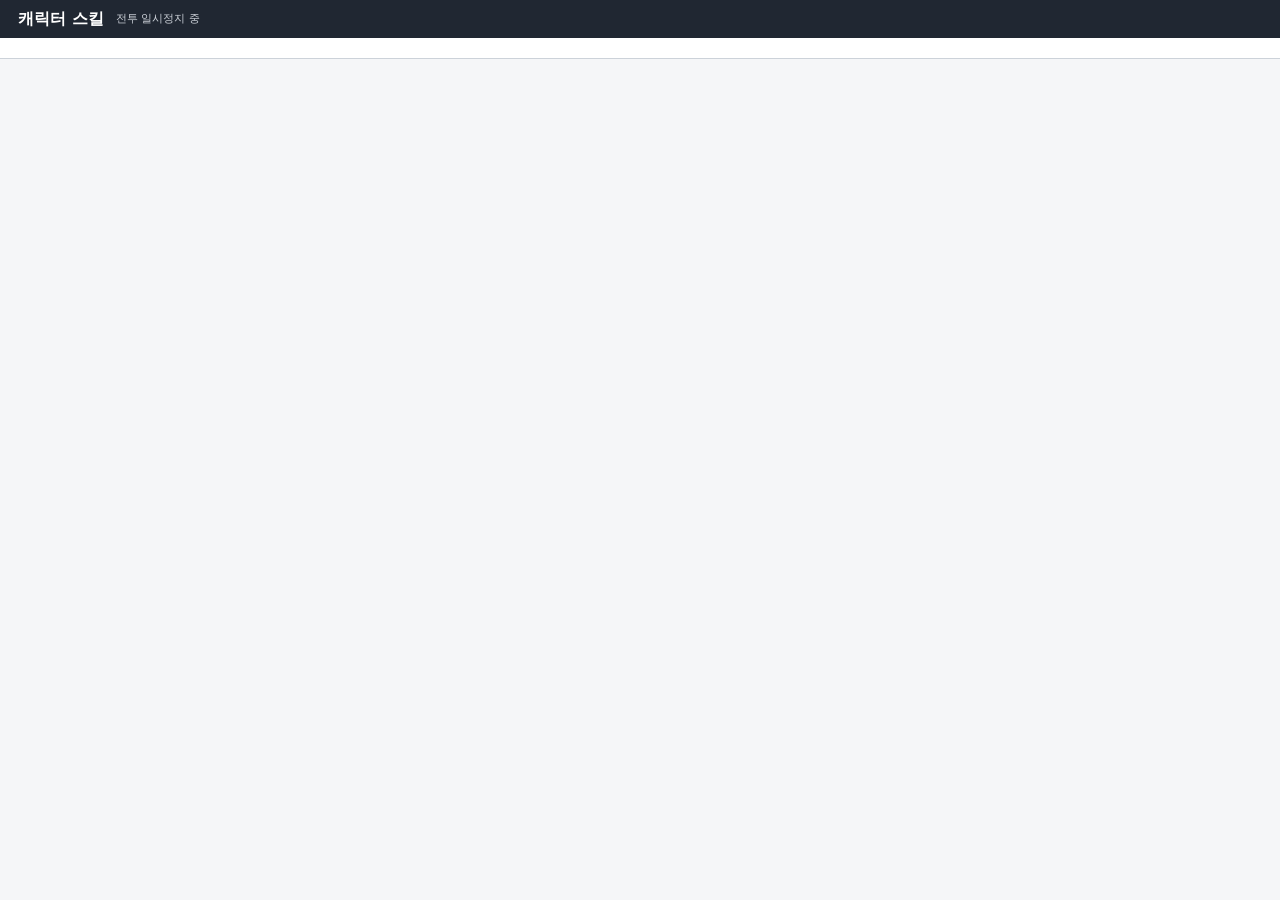
<file: combat-reader.html>
<!doctype html><html lang="ko"><head><meta charset="utf-8"><meta name="viewport" content="width=device-width,initial-scale=1"><title>파티 캐릭터 스킬</title><link rel="stylesheet" href="styles.css?v=65"><link rel="stylesheet" href="combat-reader.css?v=145"></head><body><header class="reader-head"><strong>캐릭터 스킬</strong><span>전투 일시정지 중</span></header><nav id="reader-party" aria-label="파티원 선택"></nav><main id="reader-content"><section class="reader-character" id="reader-moa" hidden><div class="character-content">
<nav aria-label="하나모리 모아 내부 이동" class="section-nav">
<button data-target="moa-skills" type="button">스킬</button>
<button data-target="moa-ability" type="button">고유 능력</button>
<button data-target="moa-domain" type="button">영지 선언</button>
<button data-target="moa-nodes" type="button">마력 노드</button>
</nav>
<section class="character-section" id="moa-skills">
<header class="section-heading"><span>01</span><div><h3>스킬</h3></div></header>
<div class="reading-list">
<article class="reading-row" id="skill-moa-repin-de-justis">
<header class="row-heading"><span class="row-type">ULTIMATE</span><h4>레핀 드 쥐스티스</h4></header>
<div class="row-body">
<div class="skill-meta"><span class="row-badge">근거리</span><span class="row-badge">CT 1</span><span class="row-badge">US 1000</span><span class="row-badge">AP 1</span></div>
<p>적 1인에게 <b>734.3%</b> 피해.</p>
<p>대상이 <button class="term-link" data-term="notice">#괴도의 예고장</button> 보유 시 치명타 확률 15%만큼 <button class="term-link" data-term="plunder">#강탈</button> 부여 <span class="subtle">(유지 라운드 7)</span>.</p>
<p><button class="term-link" data-term="notice">#괴도의 예고장</button> 제거.</p>
</div>
</article>
<article class="reading-row">
<header class="row-heading"><span class="row-type">BATTLE SKILL</span><h4><span class="skill-step-prefix">[1단]</span> <span class="skill-parent-name">칸 드 콩바</span> : <strong class="skill-variant-inline">괴도의 지팡이술, 첫 번째</strong></h4></header>
<div class="row-body">
<div class="skill-meta"><span class="row-badge">근거리</span><span class="row-badge">CT 5</span><span class="row-badge">AP 1</span></div>
<p>적 1인에게 <b>366.6%</b> 피해.</p>
</div>
</article>
<article class="reading-row">
<header class="row-heading"><span class="row-type">BATTLE SKILL</span><h4><span class="skill-step-prefix">[2단]</span> <span class="skill-parent-name">칸 드 콩바</span> : <strong class="skill-variant-inline">괴도의 지팡이술, 두 번째</strong></h4></header>
<div class="row-body">
<div class="skill-meta"><span class="row-badge">근거리</span><span class="row-badge">CT 5</span><span class="row-badge">AP 1</span></div>
<p>적 1인에게 <b>400%</b> 피해.</p>
<p><button class="term-link" data-term="fracture">#파쇄</button> 1중첩 소모.</p>
<p><button class="term-link" data-term="fracture">#파쇄</button> 소모 시마다 <b>500%</b> 추가 피해.</p>
</div>
</article>
<article class="reading-row">
<header class="row-heading"><span class="row-type">TAG ATTACK</span><h4>태그 어택 스킬</h4></header>
<div class="row-body">
<div class="skill-meta"><span class="row-badge">근거리</span><span class="row-badge">AP 1</span></div>
<p>적 1인에게 <b>226.5%</b> 피해.</p>
<p><button class="term-link" data-term="notice">#괴도의 예고장</button> 부여.</p>
</div>
</article>
<article class="reading-row">
<header class="row-heading"><span class="row-type">TAG SPECIAL</span><h4>태그 스페셜 스킬</h4></header>
<div class="row-body">
<div class="skill-meta"><span class="row-badge">근거리</span><span class="row-badge">CT 5</span><span class="row-badge">AP 1</span></div>
<p><button class="term-link" data-term="assault-block">#강습 차단</button> 판정.</p>
<p>적 1인에게 <b>476.8%</b> 피해.</p>
<p><button class="term-link" data-term="fracture">#파쇄</button> 1중첩 소모.</p>
</div>
</article>
</div>
</section>
<section class="character-section" id="moa-ability">
<header class="section-heading"><span>02</span><div><h3>고유 능력</h3></div></header>
<div class="reading-list">
<article class="reading-row">
<header class="row-heading"><span class="row-type">UNIQUE</span><h4>한밤의 수호자</h4></header>
<div class="row-body"><p><button class="term-link" data-term="notice">#괴도의 예고장</button> 부여 시 타격력 <b>20.1%</b> 증가 <span class="subtle">(최대 1중첩 / 유지 라운드 1)</span>.</p></div>
</article>
</div>
</section>
<section class="character-section" id="moa-domain">
<header class="section-heading"><span>03</span><div><h3>영지 선언</h3></div></header>
<div class="domain-panel">
<div class="domain-condition"><b>발동 조건</b><span>전투 스킬 6회 사용</span></div>
<div class="domain-effects">
<p>얼티메이트 스킬, 전투 스킬의 재사용 대기 시간 초기화.</p>
<p>AP +2, US +250.</p>
</div>
</div>
</section>
<section class="character-section" id="moa-nodes">
<header class="section-heading"><span>04</span><div><h3>마력 노드</h3></div></header>
<div aria-label="마력 노드 개방 순서" class="node-unlock-order"><span class="node-unlock-label">개방 순서</span><span class="node-unlock-route">01 → 02 → 03</span><span class="node-unlock-route">01 → 04 → 05</span></div>
<div class="potential-list">
<article class="potential-row"><div class="potential-index">01</div><div class="potential-name">차가운 밤, 어두운 그림자</div><div class="potential-detail">아군 전체에게 <button class="term-link" data-term="magic-release">#마력 개방</button> 부여.</div></article>
<article class="potential-row"><div class="potential-index">02</div><div class="potential-name">야경꾼의 발자국</div><div class="potential-detail">전투 스킬 피해량 30% 증가. ‘괴도의 지팡이술, 첫 번째’ 사용 시 대상에게 <button class="term-link" data-term="fracture">#파쇄</button> 1중첩 부여.</div></article>
<article class="potential-row"><div class="potential-index">03</div><div class="potential-name">낭만을 추구하는 자</div><div class="potential-detail">태그 스페셜 스킬 피해량 15% 증가. 태그 스페셜 스킬 사용 시 대상에게 <button class="term-link" data-term="notice">#괴도의 예고장</button> 부여.</div></article>
<article class="potential-row"><div class="potential-index">04</div><div class="potential-name">바람과 함께 사라지다</div><div class="potential-detail"><button class="term-link" data-term="plunder">#강탈</button> 3회 부여 시 AP +1.</div></article>
<article class="potential-row"><div class="potential-index">05</div><div class="potential-name">한밤중에 피어난 장미</div><div class="potential-detail">얼티메이트 스킬 피해량 15% 증가. 최대 US 포인트 100% 증가.</div></article>
</div>
</section>
</div>
</section><section class="reader-character" id="reader-anna" hidden><div class="character-content">
<nav aria-label="안나 M. 바텐베르크 내부 이동" class="section-nav">
<button data-target="anna-skills" type="button">스킬</button>
<button data-target="anna-ability" type="button">고유 능력</button>
<button data-target="anna-domain" type="button">영지 선언</button>
<button data-target="anna-nodes" type="button">마력 노드</button>
</nav>
<section class="character-section" id="anna-skills">
<header class="section-heading"><span>01</span><div><h3>스킬</h3></div></header>
<div class="reading-list">
<article class="reading-row">
<header class="row-heading"><span class="row-type">ULTIMATE</span><h4>드라이파허 블리츠슈니트</h4></header>
<div class="row-body">
<div class="skill-meta"><span class="row-badge">근거리</span><span class="row-badge">CT 1</span><span class="row-badge">US 2000</span><span class="row-badge">AP 1</span></div>
<p>적 1인에게 <b>391.2%</b> 피해.</p>
<p>파쇄 1중첩 부여.</p>
</div>
</article>
<article class="reading-row">
<header class="row-heading"><span class="row-type">BATTLE SKILL</span><h4><span class="skill-step-prefix">[1단]</span> <span class="skill-parent-name">전투의 예술</span> : <strong class="skill-variant-inline">번개 같은 찌르기</strong></h4></header>
<div class="row-body">
<div class="skill-meta"><span class="row-badge">근거리</span><span class="row-badge">CT 5</span><span class="row-badge">AP 1</span></div>
<p>적 1인에게 <b>252.5%</b> 피해.</p>
</div>
</article>
<article class="reading-row">
<header class="row-heading"><span class="row-type">BATTLE SKILL</span><h4><span class="skill-step-prefix">[2단]</span> <span class="skill-parent-name">전투의 예술</span> : <strong class="skill-variant-inline">번뜩이는 삼단베기</strong></h4></header>
<div class="row-body">
<div class="skill-meta"><span class="row-badge">근거리</span><span class="row-badge">CT 5</span><span class="row-badge">AP 1</span></div>
<p>적 1인에게 <b>255.2%</b> 피해.</p>
</div>
</article>
<article class="reading-row">
<header class="row-heading"><span class="row-type">BATTLE SKILL</span><h4><span class="skill-step-prefix">[3단]</span> <span class="skill-parent-name">전투의 예술</span> : <strong class="skill-variant-inline">정수리 낙하 베기</strong></h4></header>
<div class="row-body">
<div class="skill-meta"><span class="row-badge">근거리</span><span class="row-badge">CT 5</span><span class="row-badge">AP 1</span></div>
<p>적 1인에게 <b>291.6%</b> 피해.</p>
<p>파쇄 1중첩 부여.</p>
</div>
</article>
<article class="reading-row">
<header class="row-heading"><span class="row-type">TAG ATTACK</span><h4>태그 어택 스킬</h4></header>
<div class="row-body">
<div class="skill-meta"><span class="row-badge">근거리</span><span class="row-badge">AP 1</span></div>
<p>적 1인에게 <b>150%</b> 피해.</p>
</div>
</article>
</div>
</section>
<section class="character-section" id="anna-ability">
<header class="section-heading"><span>02</span><div><h3>고유 능력</h3></div></header>
<div class="reading-list">
<article class="reading-row">
<header class="row-heading"><span class="row-type">UNIQUE</span><h4>기사도의 정신</h4></header>
<div class="row-body">
<p>얼티메이트 스킬 사용 시 전투 스킬 피해량 <b>35.6%</b> 증가 <span class="subtle">(유지 라운드 2)</span>.</p>
</div>
</article>
</div>
</section>
<section class="character-section" id="anna-domain">
<header class="section-heading"><span>03</span><div><h3>영지 선언</h3></div></header>
<div class="domain-panel">
<div class="domain-condition"><b>발동 조건</b><span>전투 스킬 9회 사용</span></div>
<div class="domain-effects">
<p>얼티메이트 스킬, 전투 스킬의 재사용 대기 시간 초기화.</p>
<p>AP +2, US +250.</p>
</div>
</div>
</section>
<section class="character-section" id="anna-nodes">
<header class="section-heading"><span>04</span><div><h3>마력 노드</h3></div></header>
<div aria-label="마력 노드 개방 순서" class="node-unlock-order"><span class="node-unlock-label">개방 순서</span><span class="node-unlock-route">01 → 02 → 03</span><span class="node-unlock-route">01 → 04 → 05</span></div>
<div class="potential-list">
<article class="potential-row"><div class="potential-index">01</div><div class="potential-name">앰버의 광채</div><div class="potential-detail">아군 전체에게 마력 개방 부여.</div></article>
<article class="potential-row"><div class="potential-index">02</div><div class="potential-name">칼날에 흐르는 뇌성</div><div class="potential-detail">카운터 스킬 사용 시 번개 같은 찌르기의 AP 소모량 0 <span class="subtle">(최대 1회 / 유지 라운드 1)</span>.</div></article>
<article class="potential-row"><div class="potential-index">03</div><div class="potential-name">자각하는 마음</div><div class="potential-detail">번개 같은 찌르기 사용 시 대상에게 파쇄 1중첩 부여.</div></article>
<article class="potential-row"><div class="potential-index">04</div><div class="potential-name">기사의 덕목</div><div class="potential-detail">얼티메이트 스킬 사용 시 전투 스킬 재사용 대기 시간 초기화.</div></article>
<article class="potential-row"><div class="potential-index">05</div><div class="potential-name">새로운 맹세</div><div class="potential-detail">얼티메이트 스킬의 AP 소모량 -1.</div></article>
</div>
</section>
</div>
</section><section class="reader-character" id="reader-koyomi" hidden><div class="character-content">
<nav aria-label="엔류 코요미 내부 이동" class="section-nav">
<button data-target="koyomi-skills" type="button">스킬</button>
<button data-target="koyomi-ability" type="button">고유 능력</button>
<button data-target="koyomi-domain" type="button">영지 선언</button>
<button data-target="koyomi-nodes" type="button">마력 노드</button>
</nav>
<section class="character-section" id="koyomi-skills">
<header class="section-heading"><span>01</span><div><h3>스킬</h3></div></header>
<div class="reading-list">
<article class="reading-row">
<header class="row-heading"><span class="row-type">ULTIMATE</span><h4>불사르는 염룡, 스바로지츠의 숨결이여!</h4></header>
<div class="row-body">
<div class="skill-meta"><span class="row-badge">원거리</span><span class="row-badge">CT 1</span><span class="row-badge">US 3000</span><span class="row-badge">AP 1</span></div>
<p>적 전체에게 <b>589.9%</b> 피해.</p>
</div>
</article>
<article class="reading-row">
<header class="row-heading"><span class="row-type">BATTLE SKILL</span><h4><span class="skill-step-prefix">[1단]</span> <span class="skill-parent-name">엔류 가의 마녀술</span> : <strong class="skill-variant-inline">염룡의 화염구</strong></h4></header>
<div class="row-body">
<div class="skill-meta"><span class="row-badge">원거리</span><span class="row-badge">CT 9</span><span class="row-badge">AP 1</span></div>
<p>적 전체에게 <b>234.2%</b> 피해.</p>
<p>파쇄 1중첩 부여.</p>
</div>
</article>
<article class="reading-row">
<header class="row-heading"><span class="row-type">BATTLE SKILL</span><h4><span class="skill-step-prefix">[2단]</span> <span class="skill-parent-name">엔류 가의 마녀술</span> : <strong class="skill-variant-inline">염룡의 파도</strong></h4></header>
<div class="row-body">
<div class="skill-meta"><span class="row-badge">원거리</span><span class="row-badge">CT 9</span><span class="row-badge">AP 1</span></div>
<p>적 전체에게 <b>225.1%</b> 피해.</p>
</div>
</article>
<article class="reading-row">
<header class="row-heading"><span class="row-type">BATTLE SKILL</span><h4><span class="skill-step-prefix">[3단]</span> <span class="skill-parent-name">엔류 가의 마녀술</span> : <strong class="skill-variant-inline">염룡의 소낙비</strong></h4></header>
<div class="row-body">
<div class="skill-meta"><span class="row-badge">원거리</span><span class="row-badge">CT 9</span><span class="row-badge">AP 1</span></div>
<p>적 전체에게 <b>282.9%</b> 피해.</p>
</div>
</article>
<article class="reading-row">
<header class="row-heading"><span class="row-type">TAG ATTACK</span><h4>태그 어택 스킬</h4></header>
<div class="row-body">
<div class="skill-meta"><span class="row-badge">원거리</span><span class="row-badge">AP 1</span></div>
<p>적 전체에게 <b>183%</b> 피해.</p>
</div>
</article>
</div>
</section>
<section class="character-section" id="koyomi-ability">
<header class="section-heading"><span>02</span><div><h3>고유 능력</h3></div></header>
<div class="reading-list">
<article class="reading-row">
<header class="row-heading"><span class="row-type">UNIQUE</span><h4>염룡의 혈맥</h4></header>
<div class="row-body"><p>전투 시작 시 US 포인트 +750.</p></div>
</article>
</div>
</section>
<section class="character-section" id="koyomi-domain">
<header class="section-heading"><span>03</span><div><h3>영지 선언</h3></div></header>
<div class="domain-panel">
<div class="domain-condition"><b>발동 조건</b><span>얼티메이트 스킬 2회 사용</span></div>
<div class="domain-effects">
<p>얼티메이트 스킬, 전투 스킬의 재사용 대기 시간 초기화.</p>
<p>AP +2, US +250.</p>
</div>
</div>
</section>
<section class="character-section" id="koyomi-nodes">
<header class="section-heading"><span>04</span><div><h3>마력 노드</h3></div></header>
<div aria-label="마력 노드 개방 순서" class="node-unlock-order"><span class="node-unlock-label">개방 순서</span><span class="node-unlock-route">01 → 02 → 03</span><span class="node-unlock-route">01 → 04 → 05</span></div>
<div class="potential-list">
<article class="potential-row"><div class="potential-index">01</div><div class="potential-name">이어받은 불씨</div><div class="potential-detail">아군 전체에게 마력 개방 부여.</div></article>
<article class="potential-row"><div class="potential-index">02</div><div class="potential-name">타오르기 시작한 불꽃</div><div class="potential-detail">전투 스킬 사용 시 대상에게 화상 1단계 부여.</div></article>
<article class="potential-row"><div class="potential-index">03</div><div class="potential-name">혈맥에 깃든 염룡</div><div class="potential-detail">고유 능력의 US 포인트 회복량 100% 증가.</div></article>
<article class="potential-row"><div class="potential-index">04</div><div class="potential-name">스바로지츠의 계승자</div><div class="potential-detail">태그 어택 스킬 사용 시 전투 스킬 재사용 대기시간 -1.</div></article>
<article class="potential-row"><div class="potential-index">05</div><div class="potential-name">그 이름, 맹염소녀</div><div class="potential-detail">얼티메이트 스킬 피해량 20% 증가.</div></article>
</div>
</section>
</div>
</section><section class="reader-character" id="reader-sigrid" hidden><div class="character-content">
<nav aria-label="시그리드 울브헤른 내부 이동" class="section-nav">
<button data-target="sigrid-skills" type="button">스킬</button>
<button data-target="sigrid-ability" type="button">고유 능력</button>
<button data-target="sigrid-domain" type="button">영지 선언</button>
<button data-target="sigrid-nodes" type="button">마력 노드</button>
</nav>
<section class="character-section" id="sigrid-skills">
<header class="section-heading"><span>01</span><div><h3>스킬</h3></div></header>
<div class="reading-list">
<article class="reading-row" id="skill-sigrid-ragnarok">
<header class="row-heading"><span class="row-type">ULTIMATE</span><h4>쇄도하는 라그나로크</h4></header>
<div class="row-body">
<div class="skill-meta"><span class="row-badge">근거리</span><span class="row-badge">CT 1</span><span class="row-badge">US 2000</span><span class="row-badge">AP 1</span></div>
<p>적 전체에게 <b>415.5%</b> 피해.</p>
<p>자신의 고유 능력 적용 중 <b>207.8%</b> 피해.</p>
</div>
</article>
<article class="reading-row">
<header class="row-heading"><span class="row-type">BATTLE SKILL</span><h4><span class="skill-step-prefix">[1단]</span> <span class="skill-parent-name">울브헤른식 도끼술</span> : <strong class="skill-variant-inline">내리치는 번개</strong></h4></header>
<div class="row-body">
<div class="skill-meta"><span class="row-badge">근거리</span><span class="row-badge">CT 5</span><span class="row-badge">AP 1</span><span class="row-badge">차지 스킬</span></div>
<div class="skill-stage">
<p class="stage-title"><b>[차지 1단계]</b></p>
<p>적 전체에게 <b>283.3%</b> 피해.</p>
</div>
<div class="skill-stage">
<p class="stage-title"><b>[차지 2단계]</b></p>
<p>스킬 사용 시 AP 2 소모.</p>
<p>적 전체에게 <b>360.9%</b> 피해.</p>
<p>파쇄 1중첩 소모.</p>
</div>
</div>
</article>
<article class="reading-row">
<header class="row-heading"><span class="row-type">BATTLE SKILL</span><h4><span class="skill-step-prefix">[2단]</span> <span class="skill-parent-name">울브헤른식 도끼술</span> : <strong class="skill-variant-inline">몰아치는 폭풍우</strong></h4></header>
<div class="row-body">
<div class="skill-meta"><span class="row-badge">근거리</span><span class="row-badge">CT 5</span><span class="row-badge">AP 1</span></div>
<p>적 전체에게 <b>203.7%</b> 피해.</p>
</div>
</article>
<article class="reading-row">
<header class="row-heading"><span class="row-type">TAG ATTACK</span><h4>태그 어택 스킬</h4></header>
<div class="row-body">
<div class="skill-meta"><span class="row-badge">근거리</span><span class="row-badge">AP 1</span></div>
<p>적 1인에게 <b>165%</b> 피해.</p>
</div>
</article>
</div>
</section>
<section class="character-section" id="sigrid-ability">
<header class="section-heading"><span>02</span><div><h3>고유 능력</h3></div></header>
<div class="reading-list">
<article class="reading-row">
<header class="row-heading"><span class="row-type">UNIQUE</span><h4>광전사의 혈통</h4></header>
<div class="row-body"><p>전투 시작 시 공격력 <b>16.6%</b> 증가 <span class="subtle">(유지 라운드 6)</span>.</p></div>
</article>
</div>
</section>
<section class="character-section" id="sigrid-domain">
<header class="section-heading"><span>03</span><div><h3>영지 선언</h3></div></header>
<div class="domain-panel">
<div class="domain-condition"><b>발동 조건</b><span>전투 스킬 4회 사용</span></div>
<div class="domain-effects">
<p>얼티메이트 스킬, 전투 스킬의 재사용 대기시간 초기화.</p>
<p>AP +2, US +250.</p>
</div>
</div>
</section>
<section class="character-section" id="sigrid-nodes">
<header class="section-heading"><span>04</span><div><h3>마력 노드</h3></div></header>
<div aria-label="마력 노드 개방 순서" class="node-unlock-order">
<span class="node-unlock-label">개방 순서</span>
<span class="node-unlock-route">01 → 02 → 03</span>
<span class="node-unlock-route">01 → 04 → 05</span>
</div>
<div class="potential-list">
<article class="potential-row"><div class="potential-index">01</div><div class="potential-name">추운 나라에서 온 소녀</div><div class="potential-detail">아군 전체에게 마력 개방 부여.</div></article>
<article class="potential-row"><div class="potential-index">02</div><div class="potential-name">온화한 바이킹</div><div class="potential-detail">얼티메이트 스킬 피해량 30% 증가.</div></article>
<article class="potential-row"><div class="potential-index">03</div><div class="potential-name">스칼라그림손의 힘</div><div class="potential-detail">내리치는 번개를 차지 2단계로 사용 시 대상에게 파쇄 1중첩 소모.</div></article>
<article class="potential-row"><div class="potential-index">04</div><div class="potential-name">야를의 후예</div><div class="potential-detail">고유 능력 유지 라운드 11로 변경.</div></article>
<article class="potential-row"><div class="potential-index">05</div><div class="potential-name">발할라의 방식으로</div><div class="potential-detail">고유 능력 공격력 증가량 100% 증가.</div></article>
</div>
</section>
</div>
</section><section class="reader-character" id="reader-akina" hidden><div class="character-content">
<nav aria-label="아키츠 아키나 내부 이동" class="section-nav">
<button data-target="akina-skills" type="button">스킬</button>
<button data-target="akina-ability" type="button">고유 능력</button>
<button data-target="akina-domain" type="button">영지 선언</button>
<button data-target="akina-nodes" type="button">마력 노드</button>
</nav>
<section class="character-section" id="akina-skills">
<header class="section-heading"><span>01</span><div><h3>스킬</h3></div></header>
<div class="reading-list">
<article class="reading-row" id="skill-akina-chemistry-alchemy-explosion">
<header class="row-heading"><span class="row-type">ULTIMATE</span><h4>화학, 연금술, 그리고 폭발</h4></header>
<div class="row-body">
<div class="skill-meta"><span class="row-badge">원거리</span><span class="row-badge">CT 1</span><span class="row-badge">US 2000</span><span class="row-badge">AP 1</span></div>
<p>적 1인에게 <b>639.1%</b> 피해.</p>
<p>화상 4단계 부여.</p>
</div>
</article>
<article class="reading-row">
<header class="row-heading"><span class="row-type">BATTLE SKILL</span><h4><span class="skill-step-prefix">[1단]</span> <span class="skill-parent-name">특제 마도구 등장!</span> : <strong class="skill-variant-inline">아키나 특제 &lt;그리스의 불&gt;</strong></h4></header>
<div class="row-body">
<div class="skill-meta"><span class="row-badge">원거리</span><span class="row-badge">CT 1</span><span class="row-badge">AP 1</span></div>
<p>그리스의 불 1개 소모.</p>
<p>적 1인에게 <b>114.8%</b> 피해.</p>
<p>화상 1단계 부여.</p>
</div>
</article>
<article class="reading-row">
<header class="row-heading"><span class="row-type">BATTLE SKILL</span><h4><span class="skill-step-prefix">[2단]</span> <span class="skill-parent-name">특제 마도구 등장!</span> : <strong class="skill-variant-inline">아키나 특제 드롭스</strong></h4></header>
<div class="row-body">
<div class="skill-meta"><span class="row-badge">원거리</span><span class="row-badge">CT 1</span><span class="row-badge">AP 1</span></div>
<p>그리스의 불 1개 소모.</p>
<p>적 1인에게 <b>125.2%</b> 피해.</p>
<p>화상 1단계 부여.</p>
</div>
</article>
<article class="reading-row">
<header class="row-heading"><span class="row-type">BATTLE SKILL</span><h4><span class="skill-step-prefix">[3단]</span> <span class="skill-parent-name">특제 마도구 등장!</span> : <strong class="skill-variant-inline">즉석 충전</strong></h4></header>
<div class="row-body">
<div class="skill-meta"><span class="row-badge">원거리</span><span class="row-badge">CT 5</span><span class="row-badge">AP 1</span></div>
<p>보유한 그리스의 불이 0개일 시 사용.</p>
<p>그리스의 불 3개 충전.</p>
</div>
</article>
<article class="reading-row">
<header class="row-heading"><span class="row-type">TAG ATTACK</span><h4>태그 어택 스킬</h4></header>
<div class="row-body">
<div class="skill-meta"><span class="row-badge">원거리</span><span class="row-badge">AP 1</span></div>
<p>적 1인에게 <b>128.2%</b> 피해.</p>
<p>파쇄 1중첩 부여.</p>
</div>
</article>
</div>
</section>
<section class="character-section" id="akina-ability">
<header class="section-heading"><span>02</span><div><h3>고유 능력</h3></div></header>
<div class="reading-list">
<article class="reading-row">
<header class="row-heading"><span class="row-type">UNIQUE</span><h4>아키나류 연금술</h4></header>
<div class="row-body">
<p>전투 시작 시 그리스의 불 3개 충전.</p>
<p>아키나 특제 드롭스 사용 시 50% 확률로 전투 스킬 재사용 대기시간 초기화.</p>
<p>그리스의 불 1개 충전.</p>
<p>AP +1, US 포인트 +50.</p>
</div>
</article>
</div>
</section>
<section class="character-section" id="akina-domain">
<header class="section-heading"><span>03</span><div><h3>영지 선언</h3></div></header>
<div class="domain-panel">
<div class="domain-condition"><b>발동 조건</b><span>전투 스킬 10회 사용</span></div>
<div class="domain-effects">
<p>얼티메이트 스킬, 전투 스킬의 재사용 대기시간 초기화.</p>
<p>AP +2, US +250.</p>
</div>
</div>
</section>
<section class="character-section" id="akina-nodes">
<header class="section-heading"><span>04</span><div><h3>마력 노드</h3></div></header>
<div aria-label="마력 노드 개방 순서" class="node-unlock-order">
<span class="node-unlock-label">개방 순서</span>
<span class="node-unlock-route">01 → 02 → 03</span>
<span class="node-unlock-route">04 → 05</span>
</div>
<div class="potential-list">
<article class="potential-row"><div class="potential-index">01</div><div class="potential-name">화학과 연금술</div><div class="potential-detail">아군 전체에게 마력 개방 부여.</div></article>
<article class="potential-row"><div class="potential-index">02</div><div class="potential-name">번뜩이는 아이디어</div><div class="potential-detail">즉석 충전 사용 시 아키나 특제 &lt;그리스의 불&gt;의 재사용 대기시간 초기화.</div></article>
<article class="potential-row"><div class="potential-index">03</div><div class="potential-name">실험의 중요성</div><div class="potential-detail">그리스의 불 최대 보유량 6개로 변경. 즉석 충전 사용 시 그리스의 불 충전량 6개로 변경.</div></article>
<article class="potential-row"><div class="potential-index">04</div><div class="potential-name">실패는 성공의 어머니</div><div class="potential-detail">전투 스킬 피해량 25% 증가.</div></article>
<article class="potential-row"><div class="potential-index">05</div><div class="potential-name">마그눔 오푸스</div><div class="potential-detail">얼티메이트 스킬 피해량 25% 증가.</div></article>
</div>
</section>
</div>
</section><section class="reader-character" id="reader-doll" hidden><div class="character-content">
<nav aria-label="인형 내부 이동" class="section-nav">
<button data-target="doll-skills" type="button">스킬</button>
<button data-target="doll-ability" type="button">고유 능력</button>
<button data-target="doll-domain" type="button">영지 선언</button>
<button data-target="doll-nodes" type="button">마력 노드</button>
</nav>
<section class="character-section" id="doll-skills">
<header class="section-heading"><span>01</span><div><h3>스킬</h3></div></header>
<div class="reading-list">
<article class="reading-row">
<header class="row-heading"><span class="row-type">ULTIMATE</span><h4>테룸 아르보리스</h4></header>
<div class="row-body">
<div class="skill-meta"><span class="row-badge">근거리</span><span class="row-badge">CT 1</span><span class="row-badge">US 1000</span><span class="row-badge">AP 1</span></div>
<p>적 1인에게 <b>538%</b> 피해.</p>
<p><button class="term-link" data-term="curse">#저주</button> 2중첩 부여.</p>
<p><button class="term-link" data-term="guard">#가드</button> 1단계 감소.</p>
</div>
</article>
<article class="reading-row">
<header class="row-heading"><span class="row-type">BATTLE SKILL</span><h4><span class="skill-step-prefix">[1단]</span> <span class="skill-parent-name">무명식 개</span> : <strong class="skill-variant-inline">무명 찌르기 - 개</strong></h4></header>
<div class="row-body">
<div class="skill-meta"><span class="row-badge">근거리</span><span class="row-badge">CT 5</span><span class="row-badge">AP 1</span></div>
<p>적 1인에게 <b>279.9%</b> 피해.</p>
</div>
</article>
<article class="reading-row">
<header class="row-heading"><span class="row-type">BATTLE SKILL</span><h4><span class="skill-step-prefix">[2단]</span> <span class="skill-parent-name">무명식 개</span> : <strong class="skill-variant-inline">연격</strong></h4></header>
<div class="row-body">
<div class="skill-meta"><span class="row-badge">근거리</span><span class="row-badge">CT 5</span><span class="row-badge">AP 1</span></div>
<p>적 1인에게 <b>279.9%</b> 피해.</p>
</div>
</article>
<article class="reading-row">
<header class="row-heading"><span class="row-type">TAG ATTACK</span><h4>태그 어택 스킬</h4></header>
<div class="row-body">
<div class="skill-meta"><span class="row-badge">근거리</span><span class="row-badge">AP 1</span></div>
<p>적 1인에게 <b>208.5%</b> 피해.</p>
</div>
</article>
</div>
</section>
<section class="character-section" id="doll-ability">
<header class="section-heading"><span>02</span><div><h3>고유 능력</h3></div></header>
<div class="reading-list">
<article class="reading-row">
<header class="row-heading"><span class="row-type">UNIQUE</span><h4>대지의 힘</h4></header>
<div class="row-body">
<p>HP 70% 이하일 시 자신에게 최대 HP의 <b>27.9%</b> 만큼 <button class="term-link" data-term="shield">#보호막</button> 부여 <span class="subtle">(유지 라운드 5)</span>.</p>
<p>공격력 <b>20%</b> 증가 <span class="subtle">(최대 1회)</span>.</p>
</div>
</article>
</div>
</section>
<section class="character-section" id="doll-domain">
<header class="section-heading"><span>03</span><div><h3>영지 선언</h3></div></header>
<div class="domain-panel">
<div class="domain-condition"><b>발동 조건</b><span>얼티메이트 스킬 2회 사용</span></div>
<div class="domain-effects">
<p>얼티메이트 스킬, 전투 스킬의 재사용 대기 시간 초기화.</p>
<p>AP +2, US +250.</p>
</div>
</div>
</section>
<section class="character-section" id="doll-nodes">
<header class="section-heading"><span>04</span><div><h3>마력 노드</h3></div></header>
<div aria-label="마력 노드 개방 순서" class="node-unlock-order"><span class="node-unlock-label">개방 순서</span><span class="node-unlock-route">01 → 02 → 03</span><span class="node-unlock-route">04 → 05</span></div>
<div class="potential-list">
<article class="potential-row"><div class="potential-index">01</div><div class="potential-name">미래와 과거의 교차점</div><div class="potential-detail">아군 전체에게 <button class="term-link" data-term="magic-release">#마력 개방</button> 부여.</div></article>
<article class="potential-row"><div class="potential-index">02</div><div class="potential-name">조형 최적화</div><div class="potential-detail">전투 스킬 피해량 20% 증가.</div></article>
<article class="potential-row"><div class="potential-index">03</div><div class="potential-name">가장 충실한 자</div><div class="potential-detail">고유 능력 발동 시 US 포인트 +1000 <span class="subtle">(최대 1회)</span>.</div></article>
<article class="potential-row"><div class="potential-index">04</div><div class="potential-name">소리없이 움트는 새싹</div><div class="potential-detail">고유 능력 <button class="term-link" data-term="shield">#보호막</button>량 100% 증가.</div></article>
<article class="potential-row"><div class="potential-index">05</div><div class="potential-name">마음에 이르는 길</div><div class="potential-detail">얼티메이트 스킬 피해량 20% 증가.</div></article>
</div>
</section>
</div>
</section><section class="reader-character" id="reader-mayoi" hidden><div class="character-content">
<nav aria-label="케이코 마요이 내부 이동" class="section-nav">
<button data-target="mayoi-skills" type="button">스킬</button>
<button data-target="mayoi-ability" type="button">고유 능력</button>
<button data-target="mayoi-domain" type="button">영지 선언</button>
<button data-target="mayoi-nodes" type="button">마력 노드</button>
</nav>
<section class="character-section" id="mayoi-skills">
<header class="section-heading"><span>01</span><div><h3>스킬</h3></div></header>
<div class="reading-list">
<article class="reading-row">
<header class="row-heading"><span class="row-type">ULTIMATE</span><h4>카두케우스 루시스</h4></header>
<div class="row-body">
<div class="skill-meta"><span class="row-badge">원거리</span><span class="row-badge">CT 1</span><span class="row-badge">US 2000</span><span class="row-badge">AP 1</span></div>
<p>적 1인에게 <b>444.6%</b> 피해.</p>
<p>다이아몬드 보유 중일 시 <b>889.2%</b> 피해.</p>
</div>
</article>
<article class="reading-row">
<header class="row-heading"><span class="row-type">BATTLE SKILL</span><h4><span class="skill-step-prefix">[1단]</span> <span class="skill-parent-name">보석 마법</span> : <strong class="skill-variant-inline">손에 잡히는 대로 빔</strong></h4></header>
<div class="row-body">
<div class="skill-meta"><span class="row-badge">원거리</span><span class="row-badge">CT 1</span><span class="row-badge">AP 1</span></div>
<p>적 1인에게 <b>142%</b> 피해.</p>
<p>자신에게 루비, 토파즈, 에메랄드 중 하나를 무작위 부여.</p>
<p>4번째 사용 시 다이아몬드 부여 후 사용 횟수 초기화.</p>
<p>이미 부여한 보석은 초기화 전까지 다시 부여되지 않음.</p>
</div>
</article>
<article class="reading-row">
<header class="row-heading"><span class="row-type">BATTLE SKILL</span><h4><span class="skill-step-prefix">[2단]</span> <span class="skill-parent-name">보석 마법</span> : <strong class="skill-variant-inline">한꺼번에 빔</strong></h4></header>
<div class="row-body">
<div class="skill-meta"><span class="row-badge">원거리</span><span class="row-badge">CT 1</span><span class="row-badge">AP 1</span></div>
<p>적 1인에게 <b>409.2%</b> 피해.</p>
<p>다이아몬드 보유 중일 시 연쇄 1중첩 부여.</p>
</div>
</article>
<article class="reading-row">
<header class="row-heading"><span class="row-type">TAG ATTACK</span><h4>태그 어택 스킬</h4></header>
<div class="row-body">
<div class="skill-meta"><span class="row-badge">원거리</span><span class="row-badge">AP 1</span></div>
<p>적 1인에게 <b>171.7%</b> 피해.</p>
</div>
</article>
</div>
</section>
<section class="character-section" id="mayoi-ability">
<header class="section-heading"><span>02</span><div><h3>고유 능력</h3></div></header>
<div class="reading-list">
<article class="reading-row">
<header class="row-heading"><span class="row-type">UNIQUE</span><h4>보석 마법사</h4></header>
<div class="row-body" data-auto-terms="off">
<p>루비: 공격력 <b>20%</b> 증가 <span class="subtle">(유지 라운드 1)</span>.</p>
<p>토파즈: 치명타 확률 <b>+10%</b> <span class="subtle">(유지 라운드 1)</span>.</p>
<p>에메랄드: 타격력 <b>20%</b> 증가 <span class="subtle">(유지 라운드 1)</span>.</p>
<p>다이아몬드: 루비, 에메랄드, 토파즈의 효과 모두 적용 <span class="subtle">(유지 라운드 1)</span>.</p>
</div>
</article>
</div>
</section>
<section class="character-section" id="mayoi-domain">
<header class="section-heading"><span>03</span><div><h3>영지 선언</h3></div></header>
<div class="domain-panel">
<div class="domain-condition"><b>발동 조건</b><span>전투 스킬 8회 사용</span></div>
<div class="domain-effects">
<p>얼티메이트 스킬, 전투 스킬의 재사용 대기 시간 초기화.</p>
<p>AP +2, US +250.</p>
</div>
</div>
</section>
<section class="character-section" id="mayoi-nodes">
<header class="section-heading"><span>04</span><div><h3>마력 노드</h3></div></header>
<div aria-label="마력 노드 개방 순서" class="node-unlock-order"><span class="node-unlock-label">개방 순서</span><span class="node-unlock-route">01 → 03 → 04</span><span class="node-unlock-route">01 → 03 → 05</span><span class="node-unlock-route">02 → 03 → 04</span><span class="node-unlock-route">02 → 03 → 05</span></div>
<div class="potential-list">
<article class="potential-row"><div class="potential-index">01</div><div class="potential-name">루비는 고고하게</div><div class="potential-detail">아군 전체에게 마력 개방 부여.</div></article>
<article class="potential-row"><div class="potential-index">02</div><div class="potential-name">황홀한 에메랄드와 같이</div><div class="potential-detail">전투 스킬 피해량 30% 증가.</div></article>
<article class="potential-row"><div class="potential-index">03</div><div class="potential-name">반짝임은 다이아몬드로</div><div class="potential-detail">고유 능력의 보석 효과량 1.5배 증가.</div></article>
<article class="potential-row"><div class="potential-index">04</div><div class="potential-name">사파이어의 지혜를 담아</div><div class="potential-detail">한꺼번에 빔 사용 시 대상에게 연쇄 1중첩 부여.</div></article>
<article class="potential-row"><div class="potential-index">05</div><div class="potential-name">페리도트는 마땅히</div><div class="potential-detail">최대 US 포인트 100% 증가.</div></article>
</div>
</section>
</div>
</section><section class="reader-character" id="reader-luna" hidden><div class="character-content">
<nav aria-label="미츠코에 루나 내부 이동" class="section-nav">
<button data-target="luna-skills" type="button">스킬</button>
<button data-target="luna-ability" type="button">고유 능력</button>
<button data-target="luna-domain" type="button">영지 선언</button>
<button data-target="luna-nodes" type="button">마력 노드</button>
</nav>
<section class="character-section" id="luna-skills">
<header class="section-heading"><span>01</span><div><h3>스킬</h3></div></header>
<div class="reading-list">
<article class="reading-row">
<header class="row-heading"><span class="row-type">ULTIMATE</span><h4>레지아노이 피스탈레트</h4></header>
<div class="row-body">
<div class="skill-meta"><span class="row-badge">원거리</span><span class="row-badge">CT 1</span><span class="row-badge">US 2000</span><span class="row-badge">AP 1</span></div>
<p>적 전체에게 <b>842.5%</b> 피해.</p>
<p>연쇄 2중첩 부여.</p>
</div>
</article>
<article class="reading-row">
<header class="row-heading"><span class="row-type">BATTLE SKILL</span><h4><span class="skill-step-prefix">[1단]</span> <span class="skill-parent-name">겨울의 결정</span> : <strong class="skill-variant-inline">빙결파동</strong></h4></header>
<div class="row-body">
<div class="skill-meta"><span class="row-badge">원거리</span><span class="row-badge">CT 9</span><span class="row-badge">AP 1</span></div>
<p>적 1인에게 <b>372.8%</b> 피해.</p>
</div>
</article>
<article class="reading-row">
<header class="row-heading"><span class="row-type">BATTLE SKILL</span><h4><span class="skill-step-prefix">[2단]</span> <span class="skill-parent-name">겨울의 결정</span> : <strong class="skill-variant-inline">얼어붙은 발자국</strong></h4></header>
<div class="row-body">
<div class="skill-meta"><span class="row-badge">원거리</span><span class="row-badge">CT 9</span><span class="row-badge">AP 1</span></div>
<p>적 1인에게 <b>410%</b> 피해.</p>
</div>
</article>
<article class="reading-row">
<header class="row-heading"><span class="row-type">BATTLE SKILL</span><h4><span class="skill-step-prefix">[3단]</span> <span class="skill-parent-name">겨울의 결정</span> : <strong class="skill-variant-inline">빙결폭발</strong></h4></header>
<div class="row-body">
<div class="skill-meta"><span class="row-badge">원거리</span><span class="row-badge">CT 9</span><span class="row-badge">AP 1</span></div>
<p>적 1인에게 <b>475%</b> 피해.</p>
<p>연쇄 1중첩 부여.</p>
</div>
</article>
<article class="reading-row">
<header class="row-heading"><span class="row-type">TAG ATTACK</span><h4>태그 어택 스킬</h4></header>
<div class="row-body">
<div class="skill-meta"><span class="row-badge">원거리</span><span class="row-badge">AP 1</span></div>
<p>적 전체에게 <b>163.5%</b> 피해.</p>
</div>
</article>
</div>
</section>
<section class="character-section" id="luna-ability">
<header class="section-heading"><span>02</span><div><h3>고유 능력</h3></div></header>
<div class="reading-list">
<article class="reading-row">
<header class="row-heading"><span class="row-type">UNIQUE</span><h4>얼음의 축복</h4></header>
<div class="row-body"><p>아군이 적에게 연쇄 부여 시마다 <b>50%</b> 피해.</p></div>
</article>
</div>
</section>
<section class="character-section" id="luna-domain">
<header class="section-heading"><span>03</span><div><h3>영지 선언</h3></div></header>
<div class="domain-panel">
<div class="domain-condition"><b>발동 조건</b><span>전투 스킬 6회 사용</span></div>
<div class="domain-effects">
<p>얼티메이트 스킬, 전투 스킬의 재사용 대기시간 초기화.</p>
<p>AP +2, US +250.</p>
<p>아군이 스킬 사용 시마다 적 1인에게 루나의 능력치 기준 <b>200%</b> 추가 피해 <span class="subtle">(유지 라운드 3)</span>.</p>
</div>
</div>
</section>
<section class="character-section" id="luna-nodes">
<header class="section-heading"><span>04</span><div><h3>마력 노드</h3></div></header>
<div aria-label="마력 노드 개방 순서" class="node-unlock-order"><span class="node-unlock-label">개방 순서</span><span class="node-unlock-route">01 → 02 → 03</span><span class="node-unlock-route">01 → 04 → 05</span></div>
<div class="potential-list">
<article class="potential-row"><div class="potential-index">01</div><div class="potential-name">얼어붙은 날갯짓</div><div class="potential-detail">아군 전체에게 마력 개방 부여.</div></article>
<article class="potential-row"><div class="potential-index">02</div><div class="potential-name">눈뜨는 겨울 숲</div><div class="potential-detail">태그 어택 스킬 사용 시 전투 스킬 재사용 대기시간 -1.</div></article>
<article class="potential-row"><div class="potential-index">03</div><div class="potential-name">차가운 거울</div><div class="potential-detail">고유 능력의 피해량 100% 증가.</div></article>
<article class="potential-row"><div class="potential-index">04</div><div class="potential-name">눈송이의 정령</div><div class="potential-detail">빙결폭발 피해량 40% 증가.</div></article>
<article class="potential-row"><div class="potential-index">05</div><div class="potential-name">빙하를 걷는 멜로디</div><div class="potential-detail">자신의 영지 선언 발동 중 얼티메이트 스킬 피해량 30% 증가 <span class="subtle">(유지 라운드 3)</span>.</div></article>
</div>
</section>
</div>
</section><section class="reader-character" id="reader-erin" hidden><div class="character-content">
<nav aria-label="타나카 에린 내부 이동" class="section-nav">
<button data-target="erin-skills" type="button">스킬</button>
<button data-target="erin-ability" type="button">고유 능력</button>
<button data-target="erin-domain" type="button">영지 선언</button>
<button data-target="erin-nodes" type="button">마력 노드</button>
</nav>
<section class="character-section" id="erin-skills">
<header class="section-heading"><span>01</span><div><h3>스킬</h3></div></header>
<div class="reading-list">
<article class="reading-row" id="skill-erin-clew-solus">
<header class="row-heading"><span class="row-type">ULTIMATE</span><h4>클리우 솔러시</h4></header>
<div class="row-body"><div class="skill-meta"><span class="row-badge">원거리</span><span class="row-badge">CT 1</span><span class="row-badge">US 1000</span><span class="row-badge">AP 1</span></div><p>적 1인에게 <b>657.6%</b> 피해.</p></div>
</article>
<article class="reading-row">
<header class="row-heading"><span class="row-type">BATTLE SKILL</span><h4><span class="skill-step-prefix">[1단]</span> <span class="skill-parent-name">별빛 마법</span> : <strong class="skill-variant-inline">빛의 울림</strong></h4></header>
<div class="row-body"><div class="skill-meta"><span class="row-badge">원거리</span><span class="row-badge">CT 5</span><span class="row-badge">AP 1</span></div><p>적 1인에게 <b>278.8%</b> 피해.</p></div>
</article>
<article class="reading-row">
<header class="row-heading"><span class="row-type">BATTLE SKILL</span><h4><span class="skill-step-prefix">[2단]</span> <span class="skill-parent-name">별빛 마법</span> : <strong class="skill-variant-inline">연쇄 투척</strong></h4></header>
<div class="row-body"><div class="skill-meta"><span class="row-badge">원거리</span><span class="row-badge">CT 5</span><span class="row-badge">AP 1</span></div><p>적 1인에게 <b>278.8%</b> 피해.</p></div>
</article>
<article class="reading-row">
<header class="row-heading"><span class="row-type">BATTLE SKILL</span><h4><span class="skill-step-prefix">[3단]</span> <span class="skill-parent-name">별빛 마법</span> : <strong class="skill-variant-inline">반짝반짝 볼</strong></h4></header>
<div class="row-body"><div class="skill-meta"><span class="row-badge">원거리</span><span class="row-badge">CT 5</span><span class="row-badge">AP 1</span></div><p>적 1인에게 <b>278.8%</b> 피해.</p><p>연쇄 1중첩 부여.</p></div>
</article>
<article class="reading-row">
<header class="row-heading"><span class="row-type">TAG ATTACK</span><h4>태그 어택 스킬</h4></header>
<div class="row-body"><div class="skill-meta"><span class="row-badge">근거리</span><span class="row-badge">AP 1</span></div><p>적 1인에게 <b>150.6%</b> 피해.</p></div>
</article>
<article class="reading-row">
<header class="row-heading"><span class="row-type">TAG SPECIAL</span><h4>태그 스페셜 스킬</h4></header>
<div class="row-body"><div class="skill-meta"><span class="row-badge">근거리</span><span class="row-badge">CT 6</span><span class="row-badge">AP 1</span></div><p>강습 차단 판정.</p><p>적 1인에게 <b>266.5%</b> 피해.</p><p>연쇄 1중첩 부여.</p></div>
</article>
</div>
</section>
<section class="character-section" id="erin-ability">
<header class="section-heading"><span>02</span><div><h3>고유 능력</h3></div></header>
<div class="reading-list"><article class="reading-row"><header class="row-heading"><span class="row-type">UNIQUE</span><h4>간파</h4></header><div class="row-body"><p>얼티메이트 스킬 사용 시 타격력 <b>28.6%</b> 증가 <span class="subtle">(유지 라운드 2)</span>.</p></div></article></div>
</section>
<section class="character-section" id="erin-domain">
<header class="section-heading"><span>03</span><div><h3>영지 선언</h3></div></header>
<div class="domain-panel"><div class="domain-condition"><b>발동 조건</b><span>전투 스킬 9회 사용</span></div><div class="domain-effects"><p>얼티메이트 스킬, 전투 스킬의 재사용 대기시간 초기화.</p><p>AP +2, US +250.</p></div></div>
</section>
<section class="character-section" id="erin-nodes">
<header class="section-heading"><span>04</span><div><h3>마력 노드</h3></div></header>
<div class="node-unlock-order"><span class="node-unlock-label">개방 순서</span><span class="node-unlock-route">01 → 02 → 03</span><span class="node-unlock-route">04 → 05</span></div>
<div class="potential-list">
<article class="potential-row"><div class="potential-index">01</div><div class="potential-name">경계의 표상</div><div class="potential-detail">아군 전체에게 마력 개방 부여.</div></article>
<article class="potential-row"><div class="potential-index">02</div><div class="potential-name">인내와 고독의 틈새</div><div class="potential-detail">빛의 울림, 반짝반짝 불의 피해량 30% 증가.</div></article>
<article class="potential-row"><div class="potential-index">03</div><div class="potential-name">별빛의 비산</div><div class="potential-detail">강습 차단 성공 시 아군 전체의 치명타 확률 +15% <span class="subtle">(유지 라운드 3)</span>.</div></article>
<article class="potential-row"><div class="potential-index">04</div><div class="potential-name">수렴하는 꿈</div><div class="potential-detail">태그 어택 사용 시 전투 스킬 재사용 대기시간 -1.</div></article>
<article class="potential-row"><div class="potential-index">05</div><div class="potential-name">수평선 너머의 망각</div><div class="potential-detail">적이 브레이크될 시 AP +1.</div></article>
</div>
</section>
</div>
</section><section class="reader-character" id="reader-mai" hidden><div class="character-content">
<nav aria-label="아사쿠라 마이 내부 이동" class="section-nav"><button data-target="mai-skills" type="button">스킬</button><button data-target="mai-ability" type="button">고유 능력</button><button data-target="mai-domain" type="button">영지 선언</button><button data-target="mai-nodes" type="button">마력 노드</button></nav>
<section class="character-section" id="mai-skills"><header class="section-heading"><span>01</span><div><h3>스킬</h3></div></header><div class="reading-list">
<article class="reading-row" id="skill-mai-athletria-strike"><header class="row-heading"><span class="row-type">ULTIMATE</span><h4>아틀레트리아의 일격</h4></header><div class="row-body"><div class="skill-meta"><span class="row-badge">원거리</span><span class="row-badge">CT 1</span><span class="row-badge">US 1000</span><span class="row-badge">AP 1</span></div><p>적 1인에게 <b>339.5%</b> 피해.</p><p>적중된 창 1개 부여.</p></div></article>
<article class="reading-row"><header class="row-heading"><span class="row-type">BATTLE SKILL</span><h4><span class="skill-step-prefix">[1단]</span> <span class="skill-parent-name">아틀레트리아의 체술</span> : <strong class="skill-variant-inline">전력 투창</strong></h4></header><div class="row-body"><div class="skill-meta"><span class="row-badge">원거리</span><span class="row-badge">CT 5</span><span class="row-badge">AP 1</span><span class="row-badge">차지 스킬</span></div><div class="skill-stage"><p class="stage-title"><b>[차지 1단계]</b></p><p>적 1인에게 <b>106.6%</b> 피해.</p><p>적중된 창 1개 부여.</p></div><div class="skill-stage"><p class="stage-title"><b>[차지 2단계]</b></p><p>적 1인에게 <b>224.4%</b> 피해.</p><p>대상의 적중된 창 1개마다 <b>200%</b> 추가 피해.</p><p>적중된 창 모두 제거.</p></div></div></article>
<article class="reading-row"><header class="row-heading"><span class="row-type">BATTLE SKILL</span><h4><span class="skill-step-prefix">[2단]</span> <span class="skill-parent-name">아틀레트리아의 체술</span> : <strong class="skill-variant-inline">삼단 투창</strong></h4></header><div class="row-body"><div class="skill-meta"><span class="row-badge">원거리</span><span class="row-badge">CT 5</span><span class="row-badge">AP 1</span><span class="row-badge">차지 스킬</span></div><div class="skill-stage"><p class="stage-title"><b>[차지 1단계]</b></p><p>적 1인에게 <b>116.2%</b> 피해.</p><p>적중된 창 1개 부여.</p></div><div class="skill-stage"><p class="stage-title"><b>[차지 2단계]</b></p><p>적 1인에게 <b>224.4%</b> 피해.</p><p>적중된 창 1개마다 <b>200%</b> 추가 피해.</p></div></div></article>
<article class="reading-row"><header class="row-heading"><span class="row-type">TAG ATTACK</span><h4>태그 어택 스킬</h4></header><div class="row-body"><div class="skill-meta"><span class="row-badge">원거리</span><span class="row-badge">AP 1</span></div><p>적 1인에게 <b>134.7%</b> 피해.</p></div></article>
</div></section>
<section class="character-section" id="mai-ability"><header class="section-heading"><span>02</span><div><h3>고유 능력</h3></div></header><div class="reading-list"><article class="reading-row"><header class="row-heading"><span class="row-type">UNIQUE</span><h4>챔피언의 가능성</h4></header><div class="row-body"><p>얼티메이트 스킬 사용 시 치명타 확률 <b>+12.5%</b> 증가 <span class="subtle">(유지 라운드 4)</span>.</p></div></article></div></section>
<section class="character-section" id="mai-domain"><header class="section-heading"><span>03</span><div><h3>영지 선언</h3></div></header><div class="domain-panel"><div class="domain-condition"><b>발동 조건</b><span>전투 스킬 12회 사용</span></div><div class="domain-effects"><p>얼티메이트 스킬, 전투 스킬의 재사용 대기시간 초기화.</p><p>AP +2, US +250.</p></div></div></section>
<section class="character-section" id="mai-nodes"><header class="section-heading"><span>04</span><div><h3>마력 노드</h3></div></header><div aria-label="마력 노드 개방 순서" class="node-unlock-order"><span class="node-unlock-label">개방 순서</span><span class="node-unlock-route">01 → 02 → 03</span><span class="node-unlock-route">04 → 05</span></div><div class="potential-list">
<article class="potential-row"><div class="potential-index">01</div><div class="potential-name">육상부의 에이스</div><div class="potential-detail">아군 전체에게 마력 개방 부여.</div></article>
<article class="potential-row"><div class="potential-index">02</div><div class="potential-name">담대한 마음가짐</div><div class="potential-detail">전력 투창 또는 삼단 투창을 차지 2단계로 사용 시 피해량 20% 증가.</div></article>
<article class="potential-row"><div class="potential-index">03</div><div class="potential-name">꾸준한 단련</div><div class="potential-detail">태그 어택 스킬 사용 시 대상에게 적중된 창 1개 부여.</div></article>
<article class="potential-row"><div class="potential-index">04</div><div class="potential-name">거침없는 도움닫기</div><div class="potential-detail">적중된 창 3회 부여 시마다 치명타 확률 +25% <span class="subtle">(유지 라운드 1)</span>.</div></article>
<article class="potential-row"><div class="potential-index">05</div><div class="potential-name">올림피아의 아틀레트리아</div><div class="potential-detail">얼티메이트 스킬 사용 시 대상의 치명타 저항률 -20% <span class="subtle">(유지 라운드 1)</span>.</div></article>
</div></section>
</div></section><section class="reader-character" id="reader-chikage" hidden><div class="character-content"><nav aria-label="타카라베 치카게 내부 이동" class="section-nav"><button data-target="chikage-skills" type="button">스킬</button><button data-target="chikage-ability" type="button">고유 능력</button><button data-target="chikage-domain" type="button">영지 선언</button><button data-target="chikage-nodes" type="button">마력 노드</button></nav>
<section class="character-section" id="chikage-skills"><header class="section-heading"><span>01</span><div><h3>스킬</h3></div></header><div class="reading-list">
<article class="reading-row" id="skill-chikage-weierstrass-phase-barrier"><header class="row-heading"><span class="row-type">ULTIMATE</span><h4>바이어슈트라스의 위상 방벽</h4></header><div class="row-body"><div class="skill-meta"><span class="row-badge">원거리</span><span class="row-badge">CT 1</span><span class="row-badge">US 2000</span><span class="row-badge">AP 1</span></div><p>아군 전체에게 최대 HP의 <b>53.4%</b> 만큼 보호막 부여 <span class="subtle">(유지 라운드 4)</span>.</p></div></article>
<article class="reading-row"><header class="row-heading"><span class="row-type">BATTLE SKILL</span><h4><span class="skill-parent-name">위상 마법 스크롤</span> : <strong class="skill-variant-inline">공간 제어 스크롤</strong></h4></header><div class="row-body"><div class="skill-meta"><span class="row-badge">원거리</span><span class="row-badge">CT 5</span><span class="row-badge">AP 1</span><span class="row-badge">차지 스킬</span></div><div class="skill-stage"><p class="stage-title"><b>[차지 1단계]</b></p><p>적 1인에게 <b>301.1%</b> 피해.</p></div><div class="skill-stage"><p class="stage-title"><b>[차지 2단계]</b></p><p>자신에게 최대 HP의 <b>30.1%</b>만큼 보호막 부여 <span class="subtle">(유지 라운드 4)</span>.</p></div></div></article>
<article class="reading-row"><header class="row-heading"><span class="row-type">TAG ATTACK</span><h4>태그 어택 스킬</h4></header><div class="row-body"><div class="skill-meta"><span class="row-badge">원거리</span><span class="row-badge">AP 1</span></div><p>적 1인에게 <b>162.6%</b> 피해.</p></div></article>
<article class="reading-row"><header class="row-heading"><span class="row-type">TAG DEFENSE</span><h4>태그 디펜스 스킬</h4></header><div class="row-body"><div class="skill-meta"><span class="row-badge">원거리</span><span class="row-badge">CT 10</span></div><p>수호 판정.</p><p>아군 전체의 받는 피해 감소율 <b>+15%</b> <span class="subtle">(유지 라운드 1)</span>.</p></div></article>
</div></section>
<section class="character-section" id="chikage-ability"><header class="section-heading"><span>02</span><div><h3>고유 능력</h3></div></header><div class="reading-list"><article class="reading-row"><header class="row-heading"><span class="row-type">UNIQUE</span><h4>냉철한 이성</h4></header><div class="row-body"><p>얼티메이트 스킬 사용 시 아군 전체의 방어력 <b>12%</b> 증가 <span class="subtle">(유지 라운드 4)</span>.</p></div></article></div></section>
<section class="character-section" id="chikage-domain"><header class="section-heading"><span>03</span><div><h3>영지 선언</h3></div></header><div class="domain-panel"><div class="domain-condition"><b>발동 조건</b><span>전투 스킬 3회 사용</span></div><div class="domain-effects"><p>얼티메이트 스킬, 전투 스킬의 재사용 대기시간 초기화.</p><p>AP +2, US +250.</p></div></div></section>
<section class="character-section" id="chikage-nodes"><header class="section-heading"><span>04</span><div><h3>마력 노드</h3></div></header><div aria-label="마력 노드 개방 순서" class="node-unlock-order"><span class="node-unlock-label">개방 순서</span><span class="node-unlock-route">01 → 04</span><span class="node-unlock-route">02 → 04</span><span class="node-unlock-route">02 → 05</span><span class="node-unlock-route">03 → 05</span></div><div class="potential-list">
<article class="potential-row"><div class="potential-index">01</div><div class="potential-name">위상마법의 본질</div><div class="potential-detail">아군 전체에게 마력 개방 부여.</div></article>
<article class="potential-row"><div class="potential-index">02</div><div class="potential-name">초월공간 해석법</div><div class="potential-detail">공간 제어 스크롤 피해량 45% 증가.</div></article>
<article class="potential-row"><div class="potential-index">03</div><div class="potential-name">승리를 위한 마음가짐</div><div class="potential-detail">공간 제어 스크롤 사용 시 대상에게 연쇄 1중첩 부여.</div></article>
<article class="potential-row"><div class="potential-index">04</div><div class="potential-name">유비무환의 스크롤</div><div class="potential-detail">태그 디펜스 스킬 사용 시 아군 전체의 받는 피해 감소율 +10% <span class="subtle">(유지 라운드 1)</span>.</div></article>
<article class="potential-row"><div class="potential-index">05</div><div class="potential-name">위상술사의 진심</div><div class="potential-detail">최대 US 포인트 100% 증가.</div></article>
</div></section>
</div></section><section class="reader-character" id="reader-canon" hidden><div class="character-content">
<nav aria-label="나가타니 카논 내부 이동" class="section-nav">
<button data-target="canon-skills" type="button">스킬</button>
<button data-target="canon-ability" type="button">고유 능력</button>
<button data-target="canon-domain" type="button">영지 선언</button>
<button data-target="canon-nodes" type="button">마력 노드</button>
</nav>
<section class="character-section" id="canon-skills">
<header class="section-heading"><span>01</span><div><h3>스킬</h3></div></header>
<div class="reading-list">
<article class="reading-row" id="skill-canon-uguisukagura-dance">
<header class="row-heading"><span class="row-type">ULTIMATE</span><h4>우구이스카구라의 춤사위</h4></header>
<div class="row-body">
<div class="skill-meta"><span class="row-badge">근거리</span><span class="row-badge">CT 1</span><span class="row-badge">US 2000</span><span class="row-badge">AP 1</span></div>
<p>적 1인에게 <b>1024%</b> 피해.</p>
<p>대상에게 벚꽃 표식이 있으면 적 전체에게 <b>1024%</b> 피해.</p>
<p>위 조건으로 피해를 준 이후 벚꽃 표식 소모.</p>
</div>
</article>
<article class="reading-row">
<header class="row-heading"><span class="row-type">BATTLE SKILL</span><h4><span class="skill-parent-name">우구이스카구라류</span> : <strong class="skill-variant-inline">춤추는 무녀의 전투술</strong></h4></header>
<div class="row-body">
<div class="skill-meta"><span class="row-badge">근거리</span><span class="row-badge">CT 1</span><span class="row-badge">AP 1</span><span class="row-badge">차지 스킬</span></div>
<div class="skill-stage">
<p class="stage-title"><b>[차지 1단계]</b></p>
<p>적 1인에게 <b>177.4%</b> 피해.</p>
<p>벚꽃 표식 부여.</p>
</div>
<div class="skill-stage">
<p class="stage-title"><b>[차지 2단계]</b></p>
<p>대상에게 벚꽃 표식이 있으면 적 전체에게 <b>403%</b> 피해.</p>
<p>위 조건으로 피해를 준 이후 벚꽃 표식 소모.</p>
</div>
</div>
</article>
<article class="reading-row">
<header class="row-heading"><span class="row-type">TAG ATTACK</span><h4>태그 어택 스킬</h4></header>
<div class="row-body">
<div class="skill-meta"><span class="row-badge">근거리</span><span class="row-badge">AP 1</span></div>
<p>적 1인에게 <b>148.2%</b> 피해.</p>
</div>
</article>
</div>
</section>
<section class="character-section" id="canon-ability">
<header class="section-heading"><span>02</span><div><h3>고유 능력</h3></div></header>
<div class="reading-list">
<article class="reading-row">
<header class="row-heading"><span class="row-type">UNIQUE</span><h4>휘파람새를 쫓아 달리듯이</h4></header>
<div class="row-body"><p>벚꽃 표식 부여 시마다 치명타 확률 <b>+16%</b> <span class="subtle">(유지 라운드 1)</span>.</p></div>
</article>
</div>
</section>
<section class="character-section" id="canon-domain">
<header class="section-heading"><span>03</span><div><h3>영지 선언</h3></div></header>
<div class="domain-panel">
<div class="domain-condition"><b>발동 조건</b><span>전투 스킬 6회 사용</span></div>
<div class="domain-effects">
<p>얼티메이트 스킬, 전투 스킬의 재사용 대기 시간 초기화.</p>
<p>AP +2, US +275.</p>
</div>
</div>
</section>
<section class="character-section" id="canon-nodes">
<header class="section-heading"><span>04</span><div><h3>마력 노드</h3></div></header>
<div aria-label="마력 노드 개방 순서" class="node-unlock-order"><span class="node-unlock-label">개방 순서</span><span class="node-unlock-route">01 → 03 → 04</span><span class="node-unlock-route">01 → 03 → 05</span><span class="node-unlock-route">02 → 03 → 04</span><span class="node-unlock-route">02 → 03 → 05</span></div>
<div class="potential-list">
<article class="potential-row"><div class="potential-index">01</div><div class="potential-name">휘파람새의 날갯짓</div><div class="potential-detail">아군 전체에게 마력 개방 부여.</div></article>
<article class="potential-row"><div class="potential-index">02</div><div class="potential-name">아스라이 피어난 춤사위</div><div class="potential-detail">춤추는 무녀의 전투술을 차지 2단계로 사용 시 피해량 30% 증가.</div></article>
<article class="potential-row"><div class="potential-index">03</div><div class="potential-name">안개 속에서 반짝이는 검극</div><div class="potential-detail">태그 어택 스킬 피해량 20% 증가. 태그 어택 스킬 사용 시 대상에게 벚꽃 표식 부여.</div></article>
<article class="potential-row"><div class="potential-index">04</div><div class="potential-name">꽃잎을 스치우는 사명</div><div class="potential-detail">최대 US 포인트 100% 증가.</div></article>
<article class="potential-row"><div class="potential-index">05</div><div class="potential-name">페리도트는 마땅히</div><div class="potential-detail">영지 선언 시 적 전체에게 벚꽃 표식 부여.</div></article>
</div>
</section>
</div>
</section><section class="reader-character" id="reader-souka" hidden><div class="character-content">
<nav aria-label="나츠메 소우카 내부 이동" class="section-nav">
<button data-target="souka-skills" type="button">스킬</button>
<button data-target="souka-ability" type="button">고유 능력</button>
<button data-target="souka-domain" type="button">영지 선언</button>
<button data-target="souka-nodes" type="button">마력 노드</button>
</nav>
<section class="character-section" id="souka-skills">
<header class="section-heading"><span>01</span><div><h3>스킬</h3></div></header>
<div class="reading-list">
<article class="reading-row">
<header class="row-heading"><span class="row-type">ULTIMATE</span><h4>떠맡겨진 이상한 세계</h4></header>
<div class="row-body">
<div class="skill-meta"><span class="row-badge">원거리</span><span class="row-badge">CT 1</span><span class="row-badge">US 3000</span><span class="row-badge">AP 1</span></div>
<p>적 전체에게 <b>303.9%</b> 피해.</p>
<p>AP +2.</p>
<p>아군 전체에게 타격력 <b>24.9%</b> 증가 <span class="subtle">(유지 라운드 1)</span>.</p>
<p>보유 중인 시간의 궤적 2개마다 AP +1.</p>
<p>시간의 궤적 전부 소모.</p>
</div>
</article>
<article class="reading-row">
<header class="row-heading"><span class="row-type">BATTLE SKILL</span><h4><span class="skill-step-prefix">[1단]</span> <span class="skill-parent-name">열한번째 밤</span> : <strong class="skill-variant-inline">임시보호 중인 이상한 고양이</strong></h4></header>
<div class="row-body">
<div class="skill-meta"><span class="row-badge">원거리</span><span class="row-badge">CT 5</span><span class="row-badge">AP 1</span></div>
<p>적 1인에게 <b>278.1%</b> 피해.</p>
<p>저주 1중첩 부여.</p>
</div>
</article>
<article class="reading-row">
<header class="row-heading"><span class="row-type">BATTLE SKILL</span><h4><span class="skill-step-prefix">[2단]</span> <span class="skill-parent-name">열한번째 밤</span> : <strong class="skill-variant-inline">토끼굴 속으로</strong></h4></header>
<div class="row-body">
<div class="skill-meta"><span class="row-badge">원거리</span><span class="row-badge">CT 5</span><span class="row-badge">AP 1</span></div>
<p>시간의 궤적 1개 충전.</p>
<p>US 포인트 +50.</p>
<p>50% 확률로 시간의 궤적 1개 추가 충전.</p>
</div>
</article>
<article class="reading-row">
<header class="row-heading"><span class="row-type">BATTLE SKILL</span><h4><span class="skill-step-prefix">[3단]</span> <span class="skill-parent-name">열한번째 밤</span> : <strong class="skill-variant-inline">빙결폭발</strong></h4></header>
<div class="row-body">
<div class="skill-meta"><span class="row-badge">원거리</span><span class="row-badge">CT 9</span><span class="row-badge">AP 1</span></div>
<p>적 1인에게 <b>475%</b> 피해.</p>
<p>연쇄 1중첩 부여.</p>
</div>
</article>
<article class="reading-row">
<header class="row-heading"><span class="row-type">TAG ATTACK</span><h4>태그 어택 스킬</h4></header>
<div class="row-body">
<div class="skill-meta"><span class="row-badge">원거리</span><span class="row-badge">AP 1</span></div>
<p>적 1인에게 <b>186.1%</b> 피해.</p>
</div>
</article>
</div>
</section>
<section class="character-section" id="souka-ability">
<header class="section-heading"><span>02</span><div><h3>고유 능력</h3></div></header>
<div class="reading-list">
<article class="reading-row">
<header class="row-heading"><span class="row-type">UNIQUE</span><h4>얼음의 축복</h4></header>
<div class="row-body"><p>전투 스킬 사용 시 US 포인트 +50.</p></div>
</article>
</div>
</section>
<section class="character-section" id="souka-domain">
<header class="section-heading"><span>03</span><div><h3>영지 선언</h3></div></header>
<div class="domain-panel">
<div class="domain-condition"><b>발동 조건</b><span>전투 스킬 4회 사용</span></div>
<div class="domain-effects">
<p>얼티메이트 스킬, 전투 스킬의 재사용 대기시간 초기화.</p>
<p>AP +2, US +250.</p>

</div>
</div>
</section>
<section class="character-section" id="souka-nodes">
<header class="section-heading"><span>04</span><div><h3>마력 노드</h3></div></header>
<div aria-label="마력 노드 개방 순서" class="node-unlock-order">
<span class="node-unlock-label">개방 순서</span>
<span class="node-unlock-route">01 → 02 → 03</span>
<span class="node-unlock-route">04 → 05</span>
</div>
<div class="potential-list">
<article class="potential-row"><div class="potential-index">01</div><div class="potential-name">이면을 들추는 꼬리</div><div class="potential-detail">아군 전체에게 마력 개방 부여.</div></article>
<article class="potential-row"><div class="potential-index">02</div><div class="potential-name">시간 위를 거닐고</div><div class="potential-detail">임시보호 중인 이상한 고양이 피해량 40% 증가.</div></article>
<article class="potential-row"><div class="potential-index">03</div><div class="potential-name">고양이를 지나치는 한 발짝</div><div class="potential-detail">토끼굴 속으로 사용 시 시간의 궤적 충전 확률 100%로 변경.</div></article>
<article class="potential-row"><div class="potential-index">04</div><div class="potential-name">망설임을 끊으니</div><div class="potential-detail">태그 어택 스킬 사용 시 시간의 궤적 1개 충전.</div></article>
<article class="potential-row"><div class="potential-index">05</div><div class="potential-name">순간이여, 영원하길</div><div class="potential-detail">얼티메이트 스킬 사용 시 아군 전체의 타격력 10% 증가 <span class="subtle">(유지 라운드 1)</span>.</div></article>
</div>
</section>
</div>
</section><section class="reader-character" id="reader-haru" hidden><div class="character-content">
<nav aria-label="카가미하라 하루 내부 이동" class="section-nav">
<button data-target="haru-skills" type="button">스킬</button>
<button data-target="haru-ability" type="button">고유 능력</button>
<button data-target="haru-domain" type="button">영지 선언</button>
<button data-target="haru-nodes" type="button">마력 노드</button>
</nav>
<section class="character-section" id="haru-skills">
<header class="section-heading"><span>01</span><div><h3>스킬</h3></div></header>
<div class="reading-list">
<article class="reading-row">
<header class="row-heading"><span class="row-type">ULTIMATE</span><h4>디오니시아의 광극, 개막!</h4></header>
<div class="row-body">
<div class="skill-meta"><span class="row-badge">원거리</span><span class="row-badge">CT 1</span><span class="row-badge">US 2000</span><span class="row-badge">AP 1</span></div>
<p>적 1인에게 <b>537.7%</b> 피해.</p>
<p>대상의 저주가 10중첩 이상일 시 <b>537.7%</b> 피해.</p>
</div>
</article>
<article class="reading-row">
<header class="row-heading"><span class="row-type">BATTLE SKILL</span><h4><span class="skill-step-prefix">[1단]</span> <span class="skill-parent-name">신이교주의적 연극 제의</span> : <strong class="skill-variant-inline">스즈키 쨩, 돌격!</strong></h4></header>
<div class="row-body">
<div class="skill-meta"><span class="row-badge">원거리</span><span class="row-badge">CT 9</span><span class="row-badge">AP 1</span></div>
<p>적 1인에게 <b>252.7%</b> 피해.</p>
<p>대상의 저주가 10중첩 이상일 시 <b>252.7%</b> 피해.</p>
</div>
</article>
<article class="reading-row">
<header class="row-heading"><span class="row-type">BATTLE SKILL</span><h4><span class="skill-step-prefix">[2단]</span> <span class="skill-parent-name">신이교주의적 연극 제의</span> : <strong class="skill-variant-inline">스즈키 쨩, 난타!</strong></h4></header>
<div class="row-body">
<div class="skill-meta"><span class="row-badge">원거리</span><span class="row-badge">CT 9</span><span class="row-badge">AP 1</span></div>
<p>적 1인에게 <b>252.7%</b> 피해.</p>
<p>대상의 저주가 10중첩 이상일 시 <b>252.7%</b> 피해.</p>
</div>
</article>
<article class="reading-row">
<header class="row-heading"><span class="row-type">TAG ATTACK</span><h4>태그 어택 스킬</h4></header>
<div class="row-body">
<div class="skill-meta"><span class="row-badge">원거리</span><span class="row-badge">AP 1</span></div>
<p>적 1인에게 <b>153%</b> 피해.</p>
</div>
</article>
</div>
</section>
<section class="character-section" id="haru-ability">
<header class="section-heading"><span>02</span><div><h3>고유 능력</h3></div></header>
<div class="reading-list">
<article class="reading-row">
<header class="row-heading"><span class="row-type">UNIQUE</span><h4>슬래셔 무비의 클리셰</h4></header>
<div class="row-body">
<p>전투 시작 시 공격력 <b>5%</b> 증가.</p>
<p>이후 10라운드마다 공격력 <b>5%</b> 증가 <span class="subtle">(최대 5중첩)</span>.</p>
</div>
</article>
</div>
</section>
<section class="character-section" id="haru-domain">
<header class="section-heading"><span>03</span><div><h3>영지 선언</h3></div></header>
<div class="domain-panel">
<div class="domain-condition"><b>발동 조건</b><span>전투 스킬 4회 사용</span></div>
<div class="domain-effects">
<p>얼티메이트 스킬, 전투 스킬의 재사용 대기시간 초기화.</p>
<p>AP +2, US +250.</p>
</div>
</div>
</section>
<section class="character-section" id="haru-nodes">
<header class="section-heading"><span>04</span><div><h3>마력 노드</h3></div></header>
<div aria-label="마력 노드 개방 순서" class="node-unlock-order">
<span class="node-unlock-label">개방 순서</span>
<span class="node-unlock-route">01 → 02 → 03</span>
<span class="node-unlock-route">01 → 04 → 05</span>
</div>
<div class="potential-list">
<article class="potential-row"><div class="potential-index">01</div><div class="potential-name">슬래셔 무비의 매력</div><div class="potential-detail">아군 전체에게 마력 개방 부여.</div></article>
<article class="potential-row"><div class="potential-index">02</div><div class="potential-name">점프 스케어의 원칙</div><div class="potential-detail">일반 스킬 사용 시 100% 피해. 태그 어택 스킬 사용 시 전투 스킬 재사용 대기시간 -1.</div></article>
<article class="potential-row"><div class="potential-index">03</div><div class="potential-name">눈부신 특수효과</div><div class="potential-detail">스즈키가 등장하는 스킬 사용 시 대상에게 저주 2중첩 부여.</div></article>
<article class="potential-row"><div class="potential-index">04</div><div class="potential-name">서스펜스의 미학</div><div class="potential-detail">전투 스킬 피해량 30% 증가.</div></article>
<article class="potential-row"><div class="potential-index">05</div><div class="potential-name">경악, 전율, 그리고 고어</div><div class="potential-detail">최대 US 포인트 100% 증가.</div></article>
</div>
</section>
</div>
</section><section class="reader-character" id="reader-ren" hidden><div class="character-content">
<nav aria-label="시라누이 렌 내부 이동" class="section-nav">
<button data-target="ren-skills" type="button">스킬</button>
<button data-target="ren-ability" type="button">고유 능력</button>
<button data-target="ren-domain" type="button">영지 선언</button>
<button data-target="ren-nodes" type="button">마력 노드</button>
</nav>
<section class="character-section" id="ren-skills">
<header class="section-heading"><span>01</span><div><h3>스킬</h3></div></header>
<div class="reading-list">
<article class="reading-row" id="skill-ren-ken-arok-sword">
<header class="row-heading"><span class="row-type">ULTIMATE</span><h4>켄 아록의 검</h4></header>
<div class="row-body"><div class="skill-meta"><span class="row-badge">근거리</span><span class="row-badge">CT 1</span><span class="row-badge">US 2000</span><span class="row-badge">AP 1</span></div><p>적 1인에게 <b>872.5%</b> 피해.</p></div>
</article>
<article class="reading-row">
<header class="row-heading"><span class="row-type">BATTLE SKILL</span><h4><span class="skill-step-prefix">[1단]</span> <span class="skill-parent-name">헥스블레이드</span> : <strong class="skill-variant-inline">제압</strong></h4></header>
<div class="row-body"><div class="skill-meta"><span class="row-badge">원거리</span><span class="row-badge">CT 5</span><span class="row-badge">AP 1</span></div><p>적 1인에게 <b>225.6%</b> 피해.</p><p>저주 1중첩 부여.</p></div>
</article>
<article class="reading-row">
<header class="row-heading"><span class="row-type">BATTLE SKILL</span><h4><span class="skill-step-prefix">[2단]</span> <span class="skill-parent-name">헥스블레이드</span> : <strong class="skill-variant-inline">무력화</strong></h4></header>
<div class="row-body"><div class="skill-meta"><span class="row-badge">원거리</span><span class="row-badge">CT 5</span><span class="row-badge">AP 1</span></div><p>적 1인에게 <b>252%</b> 피해.</p><p>저주 1중첩 부여.</p></div>
</article>
<article class="reading-row">
<header class="row-heading"><span class="row-type">TAG ATTACK</span><h4>태그 어택 스킬</h4></header>
<div class="row-body"><div class="skill-meta"><span class="row-badge">원거리</span><span class="row-badge">AP 1</span></div><p>적 1인에게 <b>140.7%</b> 피해.</p></div>
</article>
</div>
</section>
<section class="character-section" id="ren-ability">
<header class="section-heading"><span>02</span><div><h3>고유 능력</h3></div></header>
<div class="reading-list"><article class="reading-row"><header class="row-heading"><span class="row-type">UNIQUE</span><h4>마검의 계약</h4></header><div class="row-body"><p>자신이 대상에게 부여한 저주 7중첩마다 <b>595.2%</b> 피해.</p></div></article></div>
</section>
<section class="character-section" id="ren-domain">
<header class="section-heading"><span>03</span><div><h3>영지 선언</h3></div></header>
<div class="domain-panel"><div class="domain-condition"><b>발동 조건</b><span>전투 스킬 6회 사용</span></div><div class="domain-effects"><p>얼티메이트 스킬, 전투 스킬의 재사용 대기시간 초기화.</p><p>AP +2, US +250.</p></div></div>
</section>
<section class="character-section" id="ren-nodes">
<header class="section-heading"><span>04</span><div><h3>마력 노드</h3></div></header>
<div aria-label="마력 노드 개방 순서" class="node-unlock-order"><span class="node-unlock-label">개방 순서</span><span class="node-unlock-route">01 → 02 → 03</span><span class="node-unlock-route">04 → 05</span></div>
<div class="potential-list">
<article class="potential-row"><div class="potential-index">01</div><div class="potential-name">그림자입니다, 일단은.</div><div class="potential-detail">아군 전체에게 마력 개방 부여.</div></article>
<article class="potential-row"><div class="potential-index">02</div><div class="potential-name">임무를 수행할 뿐이에요.</div><div class="potential-detail">전투 스킬 피해량 30% 증가.</div></article>
<article class="potential-row"><div class="potential-index">03</div><div class="potential-name">실례지만 처리하겠습니다.</div><div class="potential-detail">고유 능력의 피해량 100% 증가.</div></article>
<article class="potential-row"><div class="potential-index">04</div><div class="potential-name">아직 부족한 실력이죠.</div><div class="potential-detail">태그 어택 스킬 사용 시 전투 스킬 재사용 대기시간 -1.</div></article>
<article class="potential-row"><div class="potential-index">05</div><div class="potential-name">위상술사의 진심</div><div class="potential-detail">무력화 또는 태그 어택 스킬 사용 시 대상에게 저주 1중첩 부여.</div></article>
</div>
</section>
</div>
</section><section class="reader-character" id="reader-shion" hidden><div class="character-content">
<nav aria-label="노와타리 시온 내부 이동" class="section-nav"><button data-target="shion-skills" type="button">스킬</button><button data-target="shion-ability" type="button">고유 능력</button><button data-target="shion-domain" type="button">영지 선언</button><button data-target="shion-nodes" type="button">마력 노드</button></nav>
<section class="character-section" id="shion-skills"><header class="section-heading"><span>01</span><div><h3>스킬</h3></div></header><div class="reading-list">
<article class="reading-row" id="skill-shion-storm-in-bag"><header class="row-heading"><span class="row-type">ULTIMATE</span><h4>가방 속의 폭풍</h4></header><div class="row-body"><div class="skill-meta"><span class="row-badge">원거리</span><span class="row-badge">CT 1</span><span class="row-badge">US 3000</span><span class="row-badge">AP 1</span></div><p>적 1인에게 <b>1014%</b> 피해.</p><p>봉제인형 1개 충전.</p></div></article>
<article class="reading-row"><header class="row-heading"><span class="row-type">BATTLE SKILL</span><h4><span class="skill-step-prefix">[1단]</span> <span class="skill-parent-name">길거리 염동술</span> : <strong class="skill-variant-inline">잠깐 빌리는 거야~</strong></h4></header><div class="row-body"><div class="skill-meta"><span class="row-badge">원거리</span><span class="row-badge">CT 5</span><span class="row-badge">AP 1</span></div><p>봉제인형 모두 소모.</p><p>소모한 봉제인형 1개마다 아군 전체의 US 포인트 +100.</p></div></article>
<article class="reading-row"><header class="row-heading"><span class="row-type">BATTLE SKILL</span><h4><span class="skill-step-prefix">[2단]</span> <span class="skill-parent-name">길거리 염동술</span> : <strong class="skill-variant-inline">한번에 팡!</strong></h4></header><div class="row-body"><div class="skill-meta"><span class="row-badge">원거리</span><span class="row-badge">CT 5</span><span class="row-badge">AP 1</span></div><p>적 1인에게 <b>529.7%</b> 피해.</p><p>저주 1중첩 부여.</p></div></article>
<article class="reading-row"><header class="row-heading"><span class="row-type">TAG ATTACK</span><h4>태그 어택 스킬</h4></header><div class="row-body"><div class="skill-meta"><span class="row-badge">원거리</span><span class="row-badge">AP 1</span></div><p>적 1인에게 <b>150%</b> 피해.</p></div></article>
</div></section>
<section class="character-section" id="shion-ability"><header class="section-heading"><span>02</span><div><h3>고유 능력</h3></div></header><div class="reading-list"><article class="reading-row"><header class="row-heading"><span class="row-type">UNIQUE</span><h4>길거리의 자유인</h4></header><div class="row-body"><p>전투 시작 시 봉제인형 1개 충전.</p><p>이후 3라운드마다 봉제인형 1개 충전.</p><p>일반 스킬 사용 시마다 US 포인트 +50.</p><p>일반 스킬 3회 사용 시마다 봉제인형 1개 충전.</p></div></article></div></section>
<section class="character-section" id="shion-domain"><header class="section-heading"><span>03</span><div><h3>영지 선언</h3></div></header><div class="domain-panel"><div class="domain-condition"><b>발동 조건</b><span>전투 스킬 4회 사용</span></div><div class="domain-effects"><p>얼티메이트 스킬, 전투 스킬의 재사용 대기시간 초기화.</p><p>AP +2, US +250.</p></div></div></section>
<section class="character-section" id="shion-nodes"><header class="section-heading"><span>04</span><div><h3>마력 노드</h3></div></header><div aria-label="마력 노드 개방 순서" class="node-unlock-order"><span class="node-unlock-label">개방 순서</span><span class="node-unlock-route">01 → 03 → 04</span><span class="node-unlock-route">01 → 03 → 05</span><span class="node-unlock-route">02 → 03 → 04</span><span class="node-unlock-route">02 → 03 → 05</span></div><div class="potential-list">
<article class="potential-row"><div class="potential-index">01</div><div class="potential-name">뒷골목의 염동력자</div><div class="potential-detail">아군 전체에게 마력 개방 부여.</div></article>
<article class="potential-row"><div class="potential-index">02</div><div class="potential-name">다툼은 익숙해</div><div class="potential-detail">한번에 팡! 피해량 40% 증가.</div></article>
<article class="potential-row"><div class="potential-index">03</div><div class="potential-name">귀엽지만 날카로운</div><div class="potential-detail">전투 시작 시 봉제인형 2개 충전.</div></article>
<article class="potential-row"><div class="potential-index">04</div><div class="potential-name">무자비한 인형놀이</div><div class="potential-detail">얼티메이트 스킬 사용 시 봉제인형 2개 충전.</div></article>
<article class="potential-row"><div class="potential-index">05</div><div class="potential-name">사이코키네틱 크라이시스</div><div class="potential-detail">영지 선언 시 US 포인트 +500.</div></article>
</div></section>
</div></section><section class="reader-character" id="reader-liria" hidden><div class="character-content">
<nav aria-label="후지와라 리리아 내부 이동" class="section-nav"><button data-target="liria-skills" type="button">스킬</button><button data-target="liria-ability" type="button">고유 능력</button><button data-target="liria-domain" type="button">영지 선언</button><button data-target="liria-nodes" type="button">마력 노드</button></nav>
<section class="character-section" id="liria-skills"><header class="section-heading"><span>01</span><div><h3>스킬</h3></div></header><div class="reading-list">
<article class="reading-row" id="skill-liria-himiko-flute"><header class="row-heading"><span class="row-type">ULTIMATE</span><h4>히미코의 무구 적</h4></header><div class="row-body"><div class="skill-meta"><span class="row-badge">원거리</span><span class="row-badge">CT 1</span><span class="row-badge">US 2000</span><span class="row-badge">AP 1</span></div><p>적 1인에게 <b>591.7%</b> 피해.</p><p>아군 필드에 마력 연쇄 10중첩 부여.</p></div></article>
<article class="reading-row"><header class="row-heading"><span class="row-type">BATTLE SKILL</span><h4><span class="skill-step-prefix">[1단]</span> <span class="skill-parent-name">고대 무녀의 무가</span> : <strong class="skill-variant-inline">반짝임의 불꽃</strong></h4></header><div class="row-body"><div class="skill-meta"><span class="row-badge">원거리</span><span class="row-badge">CT 9</span><span class="row-badge">AP 1</span></div><p>적 1인에게 <b>315%</b> 피해.</p></div></article>
<article class="reading-row"><header class="row-heading"><span class="row-type">BATTLE SKILL</span><h4><span class="skill-step-prefix">[2단]</span> <span class="skill-parent-name">고대 무녀의 무가</span> : <strong class="skill-variant-inline">반짝임의 은총</strong></h4></header><div class="row-body"><div class="skill-meta"><span class="row-badge">원거리</span><span class="row-badge">CT 9</span><span class="row-badge">AP 1</span></div><p>아군 필드에 마력 연쇄 5중첩 부여.</p></div></article>
<article class="reading-row"><header class="row-heading"><span class="row-type">BATTLE SKILL</span><h4><span class="skill-step-prefix">[3단]</span> <span class="skill-parent-name">고대 무녀의 무가</span> : <strong class="skill-variant-inline">반짝임의 오선보</strong></h4></header><div class="row-body"><div class="skill-meta"><span class="row-badge">원거리</span><span class="row-badge">CT 9</span><span class="row-badge">AP 1</span></div><p>아군 전체의 전투 스킬 피해량 <b>35%</b> 증가 <span class="subtle">(유지 라운드 6)</span>.</p></div></article>
<article class="reading-row"><header class="row-heading"><span class="row-type">TAG ATTACK</span><h4>태그 어택 스킬</h4></header><div class="row-body"><div class="skill-meta"><span class="row-badge">원거리</span><span class="row-badge">AP 1</span></div><p>적 1인에게 <b>153.4%</b> 피해.</p></div></article>
</div></section>
<section class="character-section" id="liria-ability"><header class="section-heading"><span>02</span><div><h3>고유 능력</h3></div></header><div class="reading-list"><article class="reading-row"><header class="row-heading"><span class="row-type">UNIQUE</span><h4>히미코의 혈통</h4></header><div class="row-body"><p>마력 연쇄 소모 20회마다 자신의 공격력 <b>7.5%</b> 증가 <span class="subtle">(최대 3중첩)</span>.</p></div></article></div></section>
<section class="character-section" id="liria-domain"><header class="section-heading"><span>03</span><div><h3>영지 선언</h3></div></header><div class="domain-panel"><div class="domain-condition"><b>발동 조건</b><span>전투 스킬 6회 사용</span></div><div class="domain-effects"><p>얼티메이트 스킬, 전투 스킬의 재사용 대기시간 초기화.</p><p>AP +2, US +250.</p></div></div></section>
<section class="character-section" id="liria-nodes"><header class="section-heading"><span>04</span><div><h3>마력 노드</h3></div></header><div aria-label="마력 노드 개방 순서" class="node-unlock-order"><span class="node-unlock-label">개방 순서</span><span class="node-unlock-route">01 → 03 → 04</span><span class="node-unlock-route">01 → 03 → 05</span><span class="node-unlock-route">02 → 03 → 04</span><span class="node-unlock-route">02 → 03 → 05</span></div><div class="potential-list">
<article class="potential-row"><div class="potential-index">01</div><div class="potential-name">혼자만의 피리 소리</div><div class="potential-detail">아군 전체에게 마력 개방 부여.</div></article>
<article class="potential-row"><div class="potential-index">02</div><div class="potential-name">계승되는 업</div><div class="potential-detail">태그 어택 사용 시 전투 스킬 재사용 대기시간 -1.</div></article>
<article class="potential-row"><div class="potential-index">03</div><div class="potential-name">고대 무녀의 그림자</div><div class="potential-detail">태그 어택 스킬 사용 시 아군 필드에 마력 연쇄 5중첩 부여.</div></article>
<article class="potential-row"><div class="potential-index">04</div><div class="potential-name">눈물을 지우는 춤</div><div class="potential-detail">반짝임의 불꽃 피해량 50% 증가.</div></article>
<article class="potential-row"><div class="potential-index">05</div><div class="potential-name">그 제의는 하늘에 닿아</div><div class="potential-detail">얼티메이트 스킬 사용 시 공격력 30% 증가 <span class="subtle">(유지 라운드 1)</span>.</div></article>
</div></section>
</div></section><section class="reader-character" id="reader-nono" hidden><div class="character-content">
<nav aria-label="하이바라 노노 내부 이동" class="section-nav">
<button data-target="nono-skills" type="button">스킬</button>
<button data-target="nono-ability" type="button">고유 능력</button>
<button data-target="nono-domain" type="button">영지 선언</button>
<button data-target="nono-nodes" type="button">마력 노드</button>
</nav>
<section class="character-section" id="nono-skills">
<header class="section-heading"><span>01</span><div><h3>스킬</h3></div></header>
<div class="reading-list">
<article class="reading-row" id="skill-nono-jegudiel-first-aid">
<header class="row-heading"><span class="row-type">ULTIMATE</span><h4>예구디엘의 응급조치</h4></header>
<div class="row-body">
<div class="skill-meta"><span class="row-badge">원거리</span><span class="row-badge">CT 1</span><span class="row-badge">US 3000</span><span class="row-badge">AP 1</span></div>
<p>아군 전체의 얼티메이트 스킬 피해량 <b>30%</b> 증가 <span class="subtle">(유지 라운드 5)</span>.</p>
<p>보유 중인 테우르기스트의 빛 1개마다 아군 전체의 얼티메이트 스킬 피해량 <b>1%</b> 증가 <span class="subtle">(유지 라운드 5)</span>.</p>
<p>이후 테우르기스트의 빛 전부 소모.</p>
</div>
</article>
<article class="reading-row">
<header class="row-heading"><span class="row-type">BATTLE SKILL</span><h4><span class="skill-parent-name">테우르기스트의 축복</span> : <strong class="skill-variant-inline">조용하고 편안한 빛</strong></h4></header>
<div class="row-body">
<div class="skill-meta"><span class="row-badge">원거리</span><span class="row-badge">CT 5</span><span class="row-badge">AP 1</span><span class="row-badge">차지 스킬</span></div>
<div class="skill-stage">
<p class="stage-title"><b>[차지 1단계]</b></p>
<p>테우르기스트의 빛 2개 충전.</p>
</div>
<div class="skill-stage">
<p class="stage-title"><b>[차지 2단계]</b></p>
<p>아군 전체의 치명타 확률 <b>+15%</b> <span class="subtle">(유지 라운드 7)</span>.</p>
</div>
</div>
</article>
<article class="reading-row">
<header class="row-heading"><span class="row-type">TAG ATTACK</span><h4>태그 어택 스킬</h4></header>
<div class="row-body">
<div class="skill-meta"><span class="row-badge">근거리</span><span class="row-badge">AP 1</span></div>
<p>적 1인에게 <b>195%</b> 피해.</p>
</div>
</article>
</div>
</section>
<section class="character-section" id="nono-ability">
<header class="section-heading"><span>02</span><div><h3>고유 능력</h3></div></header>
<div class="reading-list">
<article class="reading-row">
<header class="row-heading"><span class="row-type">UNIQUE</span><h4>백의의 직장인</h4></header>
<div class="row-body"><p>방어력 <b>19.8%</b> 증가.</p></div>
</article>
</div>
</section>
<section class="character-section" id="nono-domain">
<header class="section-heading"><span>03</span><div><h3>영지 선언</h3></div></header>
<div class="domain-panel">
<div class="domain-condition"><b>발동 조건</b><span>전투 스킬 3회 사용</span></div>
<div class="domain-effects">
<p>얼티메이트 스킬, 전투 스킬의 재사용 대기시간 초기화.</p>
<p>AP +2, US +250.</p>
</div>
</div>
</section>
<section class="character-section" id="nono-nodes">
<header class="section-heading"><span>04</span><div><h3>마력 노드</h3></div></header>
<div aria-label="마력 노드 개방 순서" class="node-unlock-order">
<span class="node-unlock-label">개방 순서</span>
<span class="node-unlock-route">01 → 02 → 03</span>
<span class="node-unlock-route">04 → 05</span>
</div>
<div class="potential-list">
<article class="potential-row"><div class="potential-index">01</div><div class="potential-name">신성한 존재의 손길</div><div class="potential-detail">아군 전체에게 마력 개방 부여.</div></article>
<article class="potential-row"><div class="potential-index">02</div><div class="potential-name">지친 이에게 휴식을</div><div class="potential-detail">조용하고 편안한 빛을 차지 2단계로 사용 시 아군 전체의 공격력 10% 증가 <span class="subtle">(유지 라운드 3)</span>.</div></article>
<article class="potential-row"><div class="potential-index">03</div><div class="potential-name">몸에 좋은 거니까요</div><div class="potential-detail">아군이 스킬 3회 사용 시마다 테우르기스트의 빛 1개 충전.</div></article>
<article class="potential-row"><div class="potential-index">04</div><div class="potential-name">과로의 대가</div><div class="potential-detail">태그 어택 스킬 피해량 40% 증가.</div></article>
<article class="potential-row"><div class="potential-index">05</div><div class="potential-name">인내하는 테우르기스트</div><div class="potential-detail">최대 US 포인트 100% 증가.</div></article>
</div>
</section>
</div>
</section></main><div aria-hidden="true" class="tooltip" role="tooltip"></div><script src="terms.js?v=56"></script><script src="app.js?v=56"></script><script src="combat-reader.js?v=146"></script></body></html>
</file>
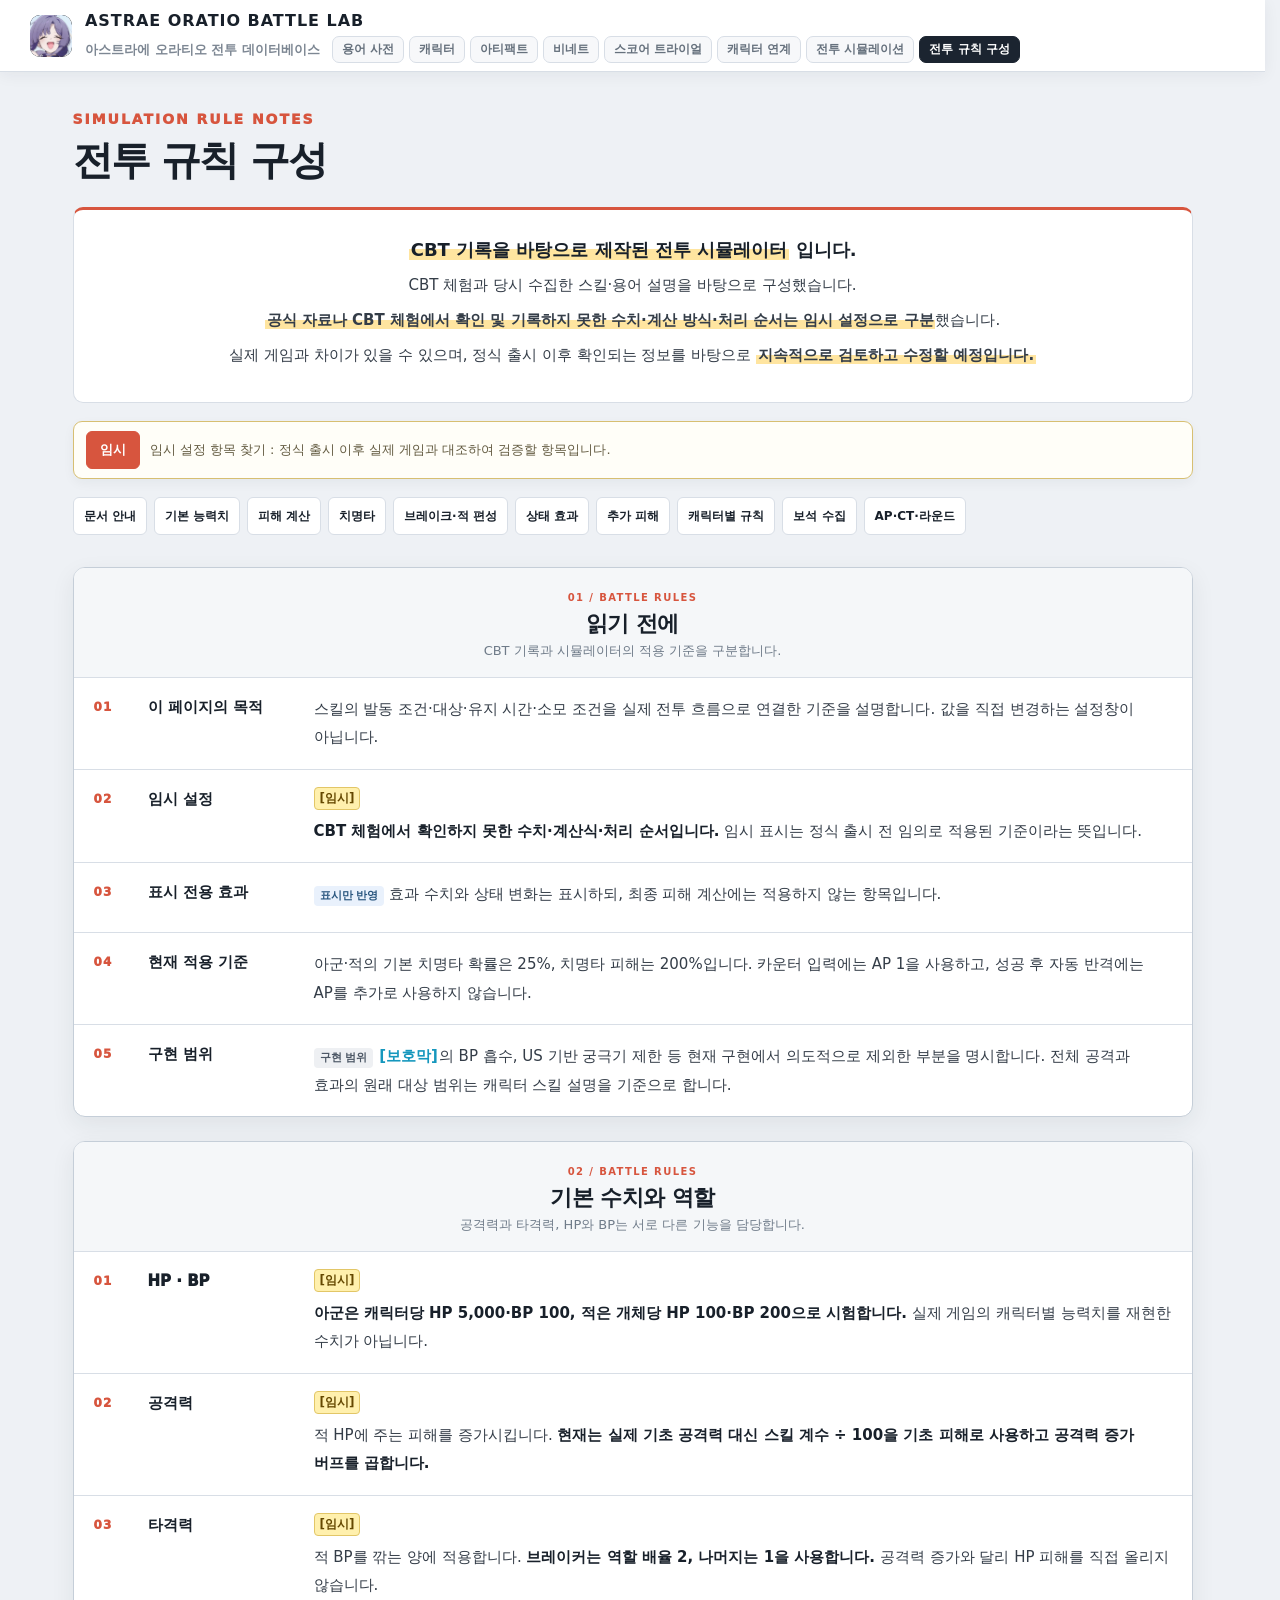
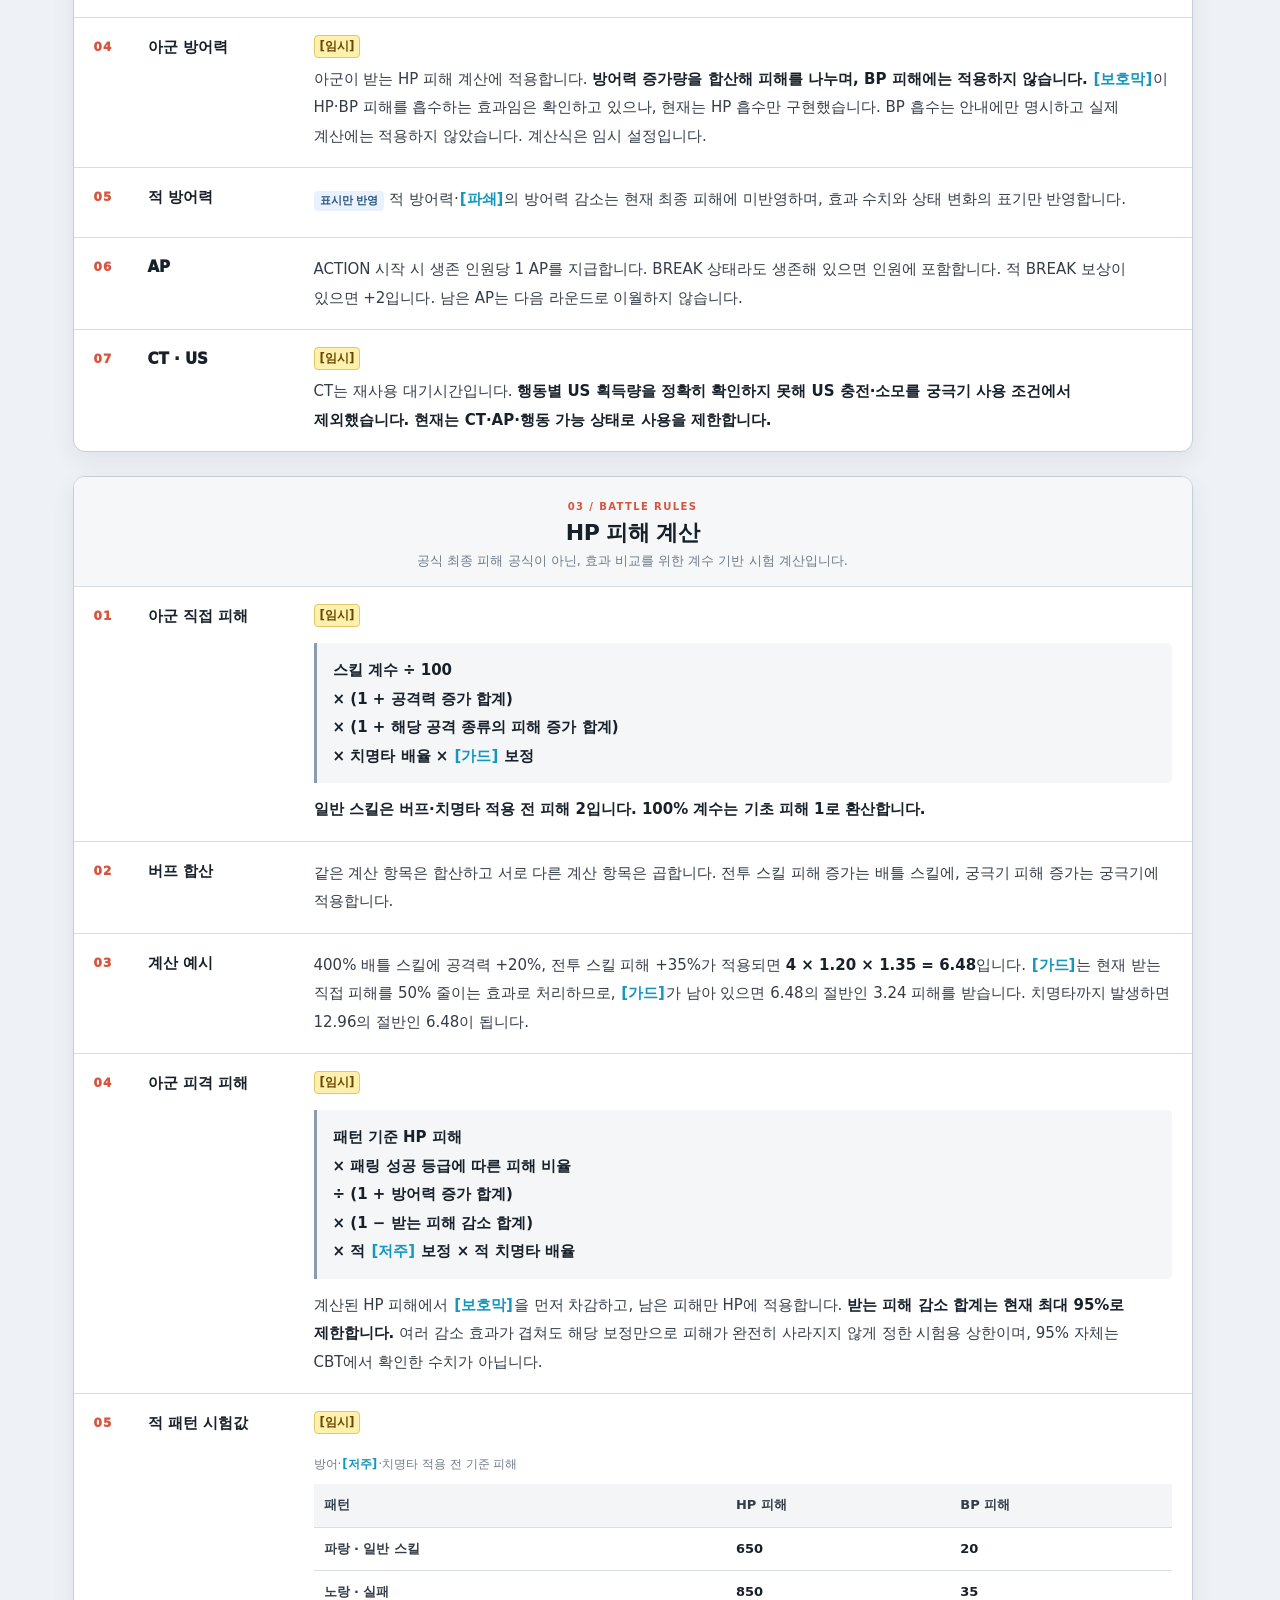
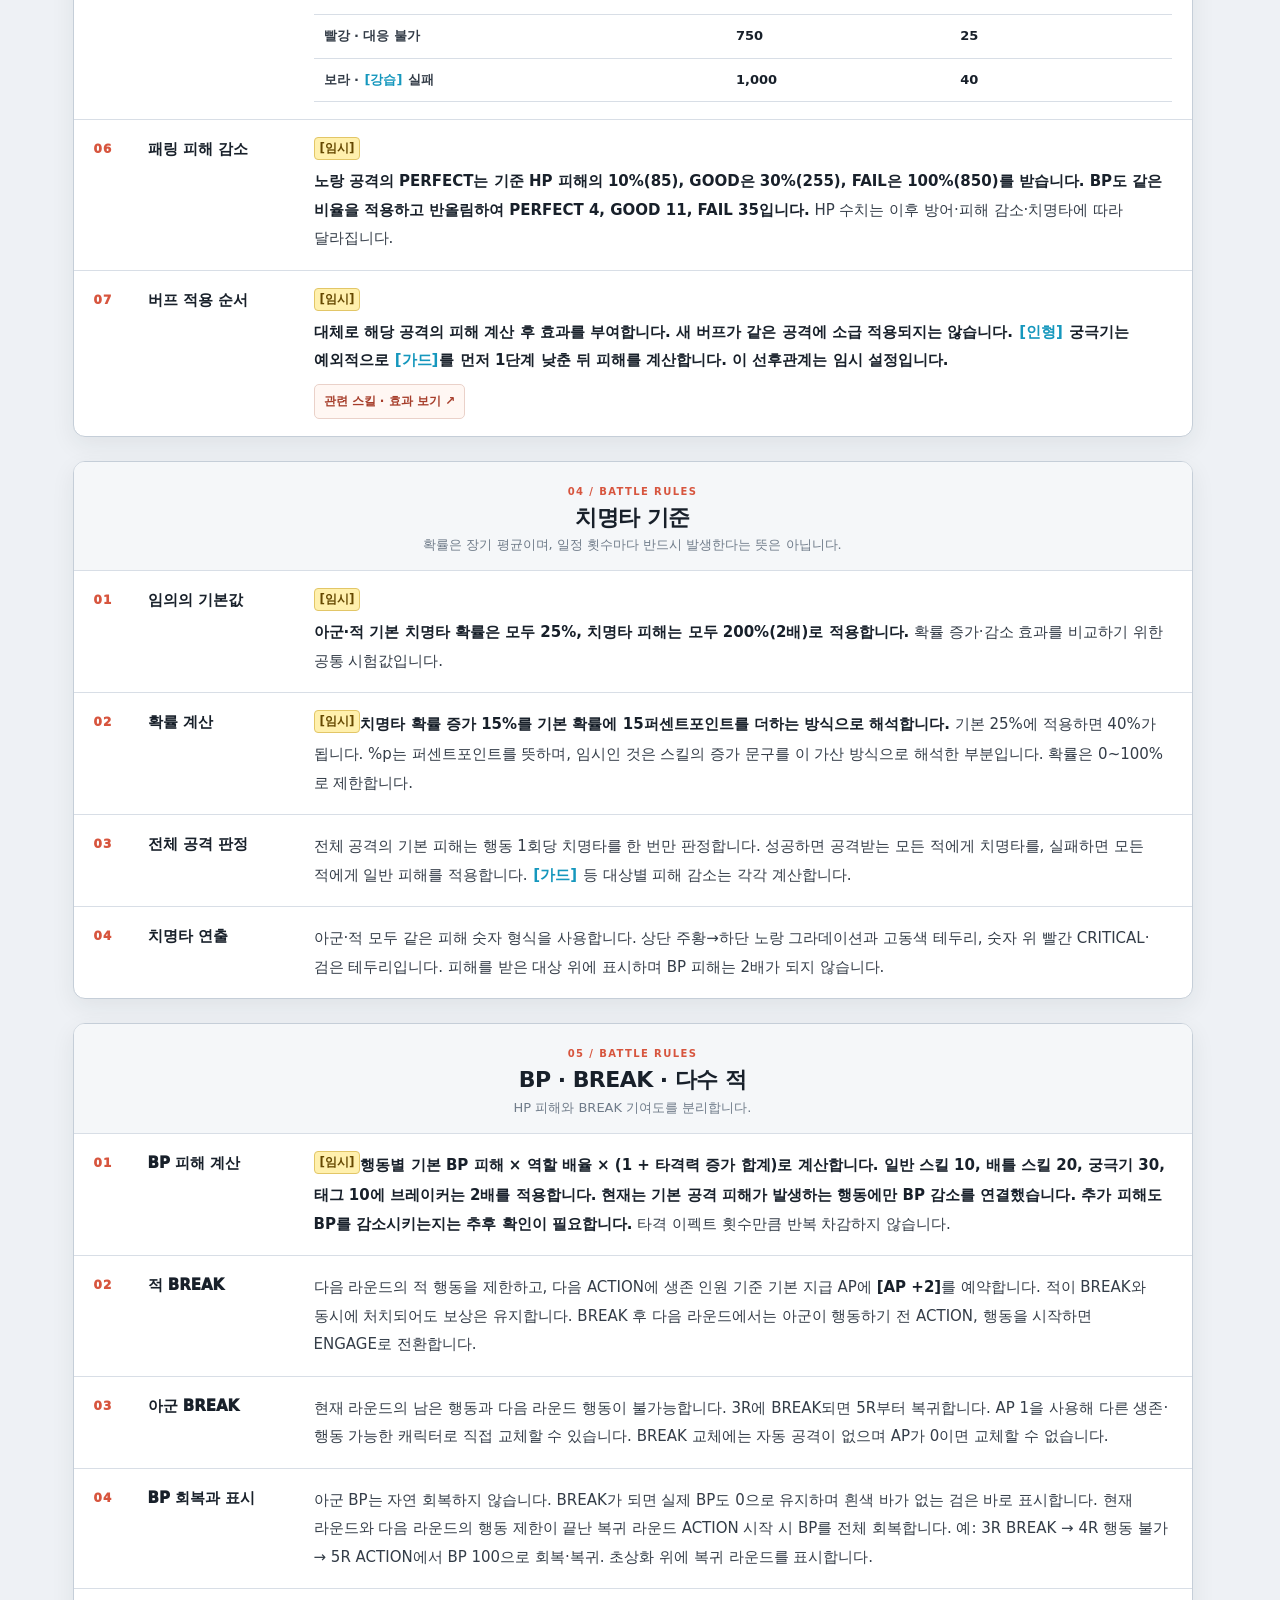
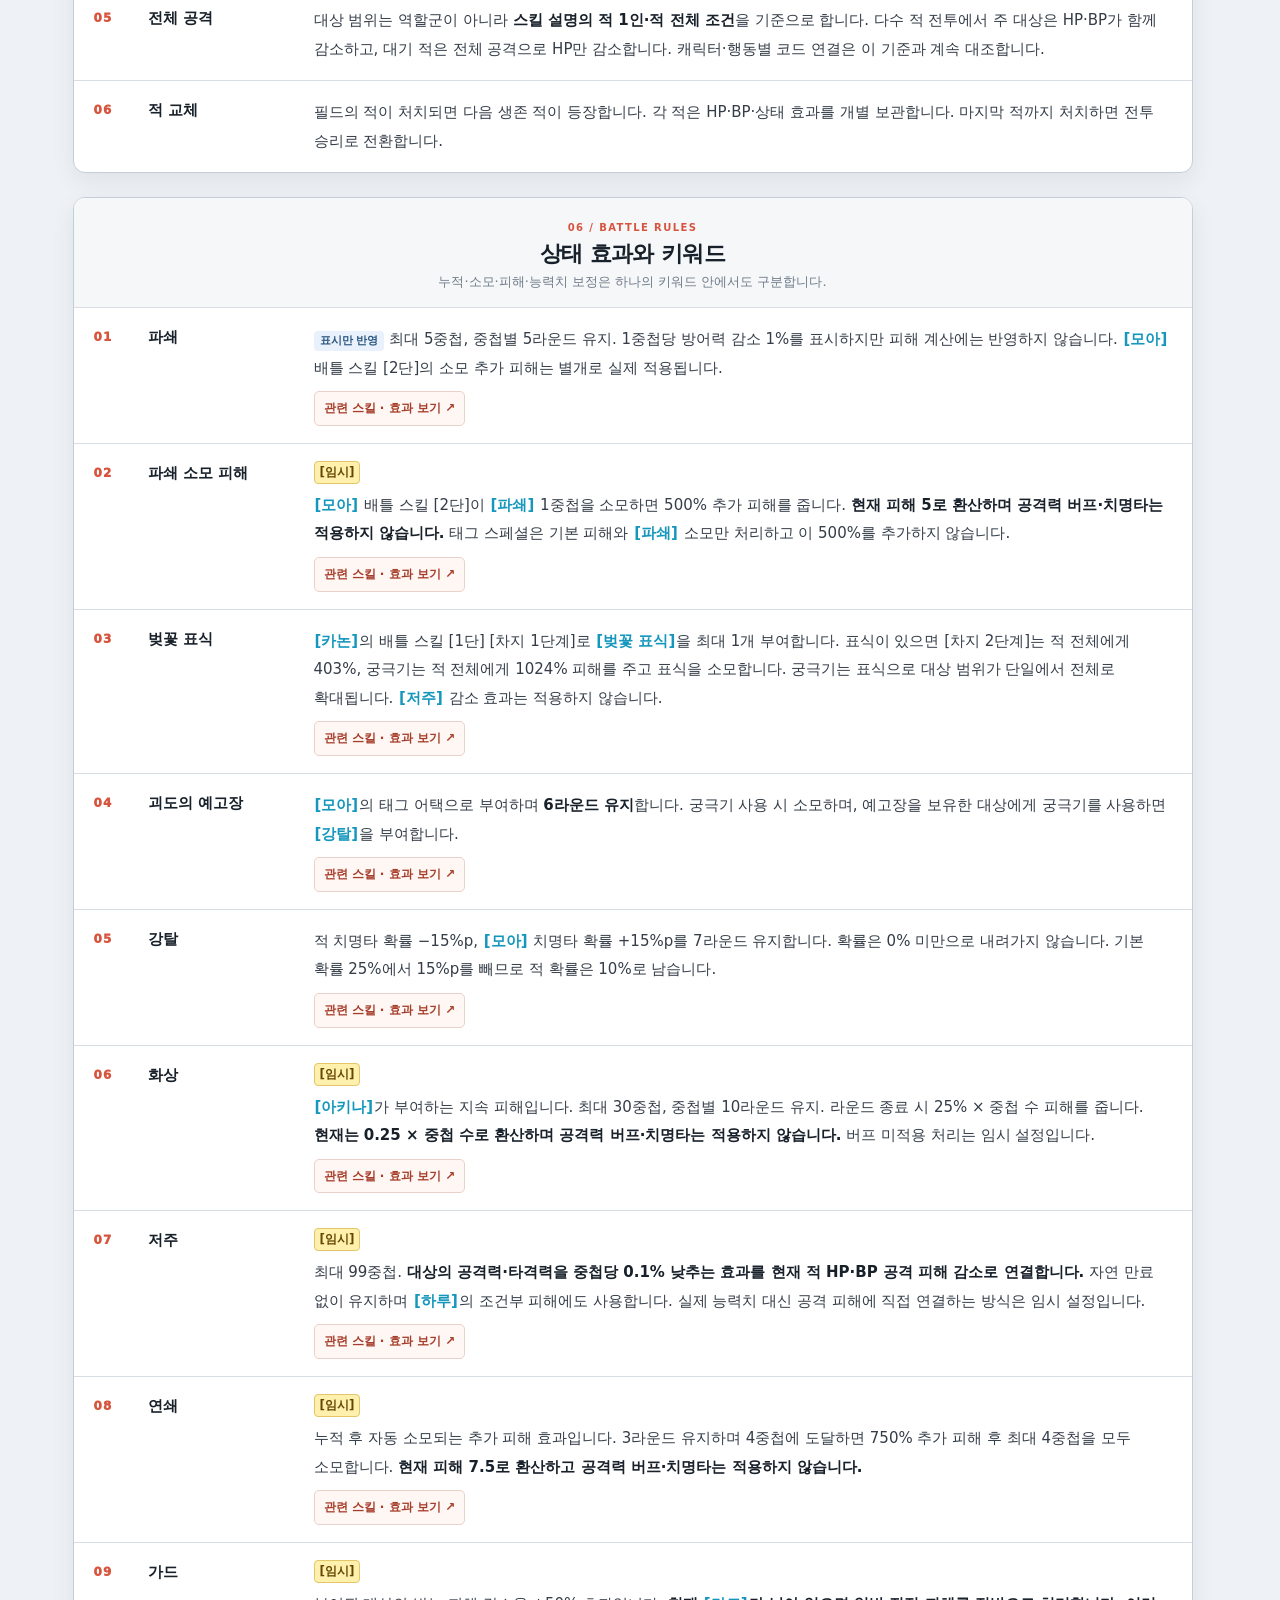
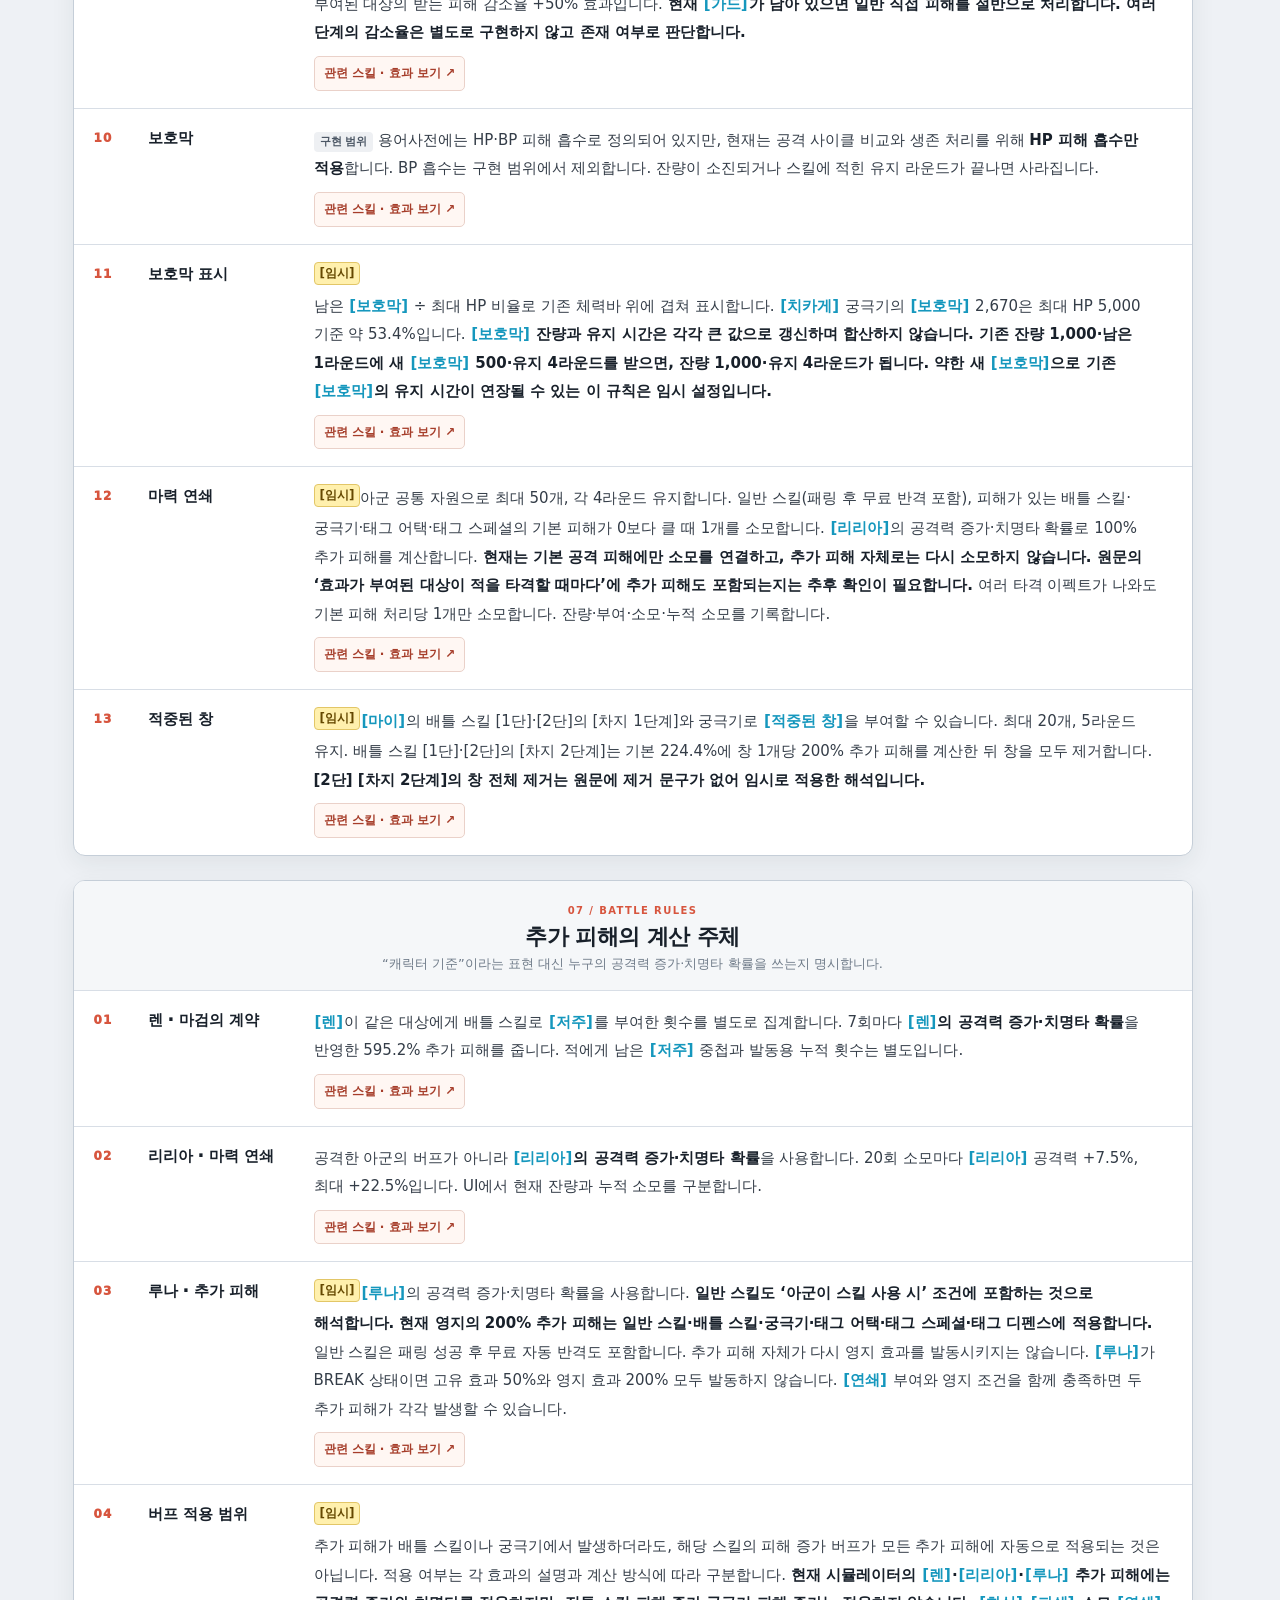
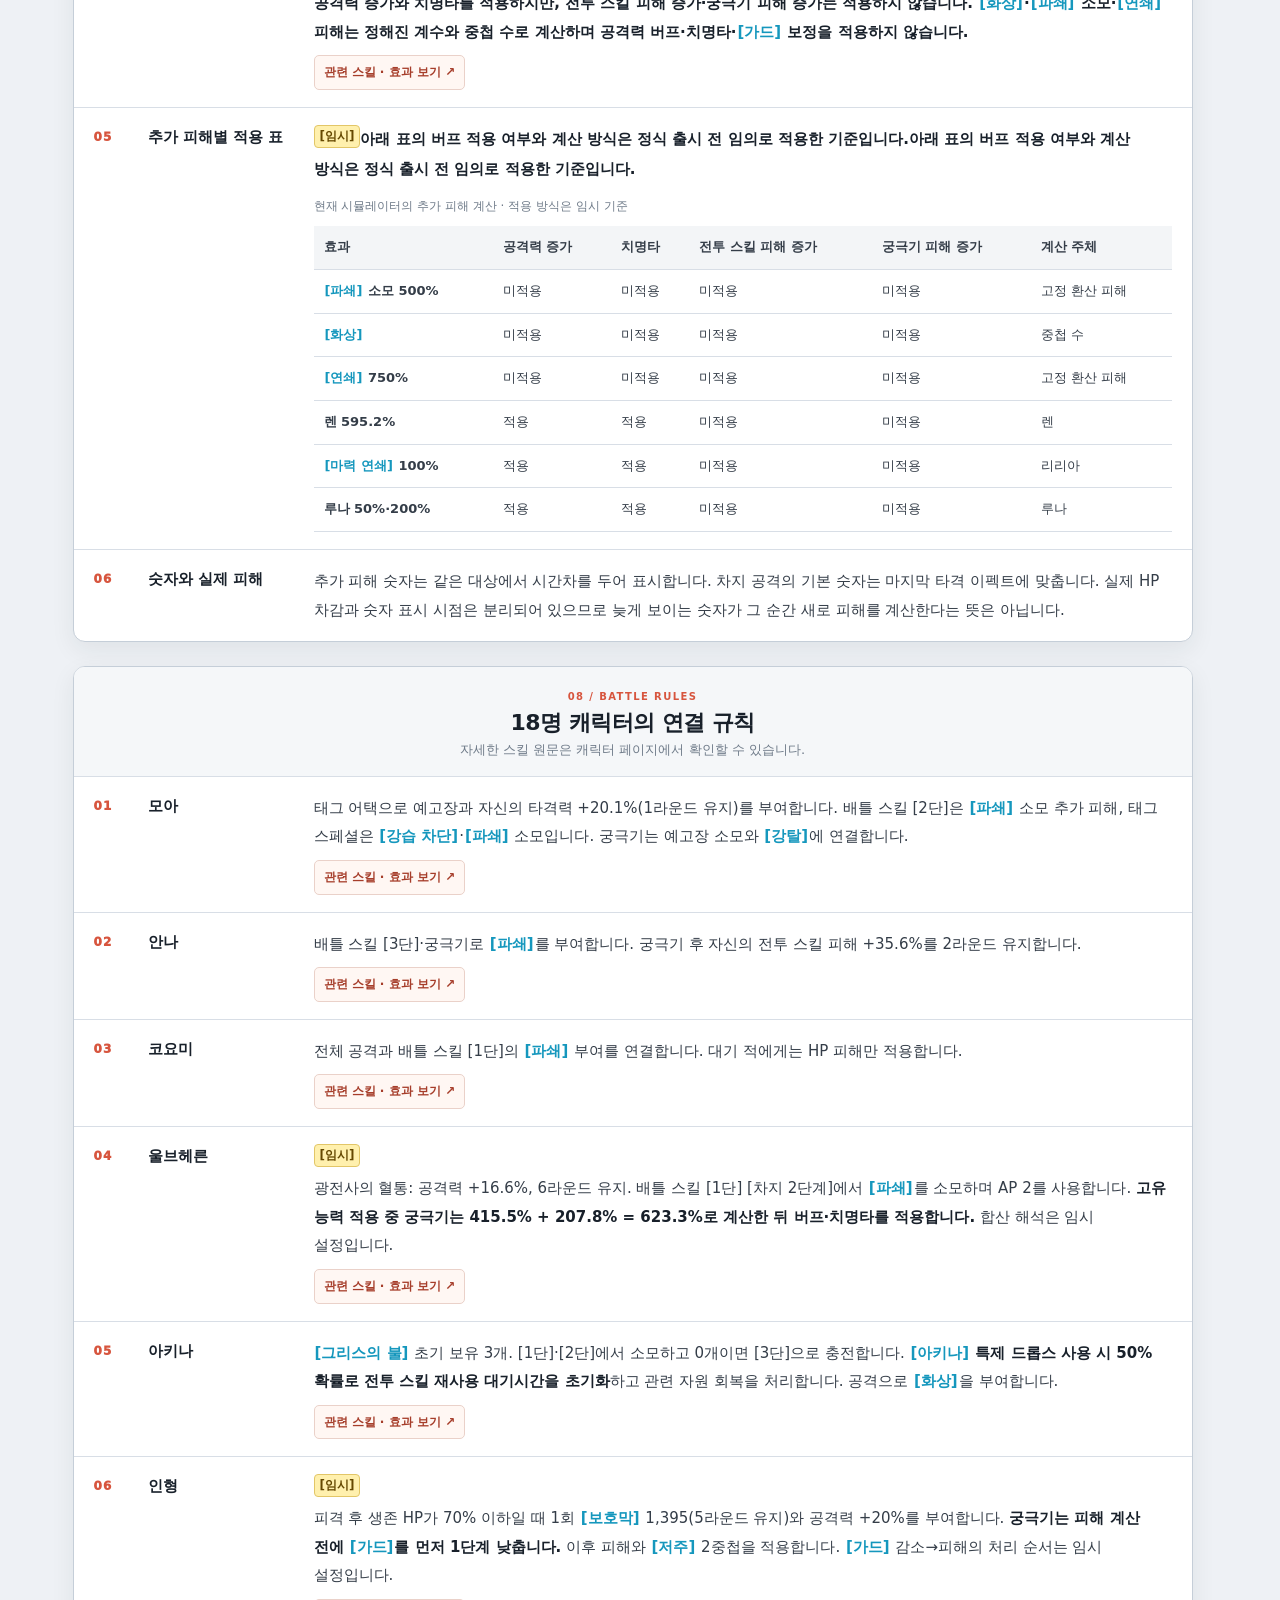
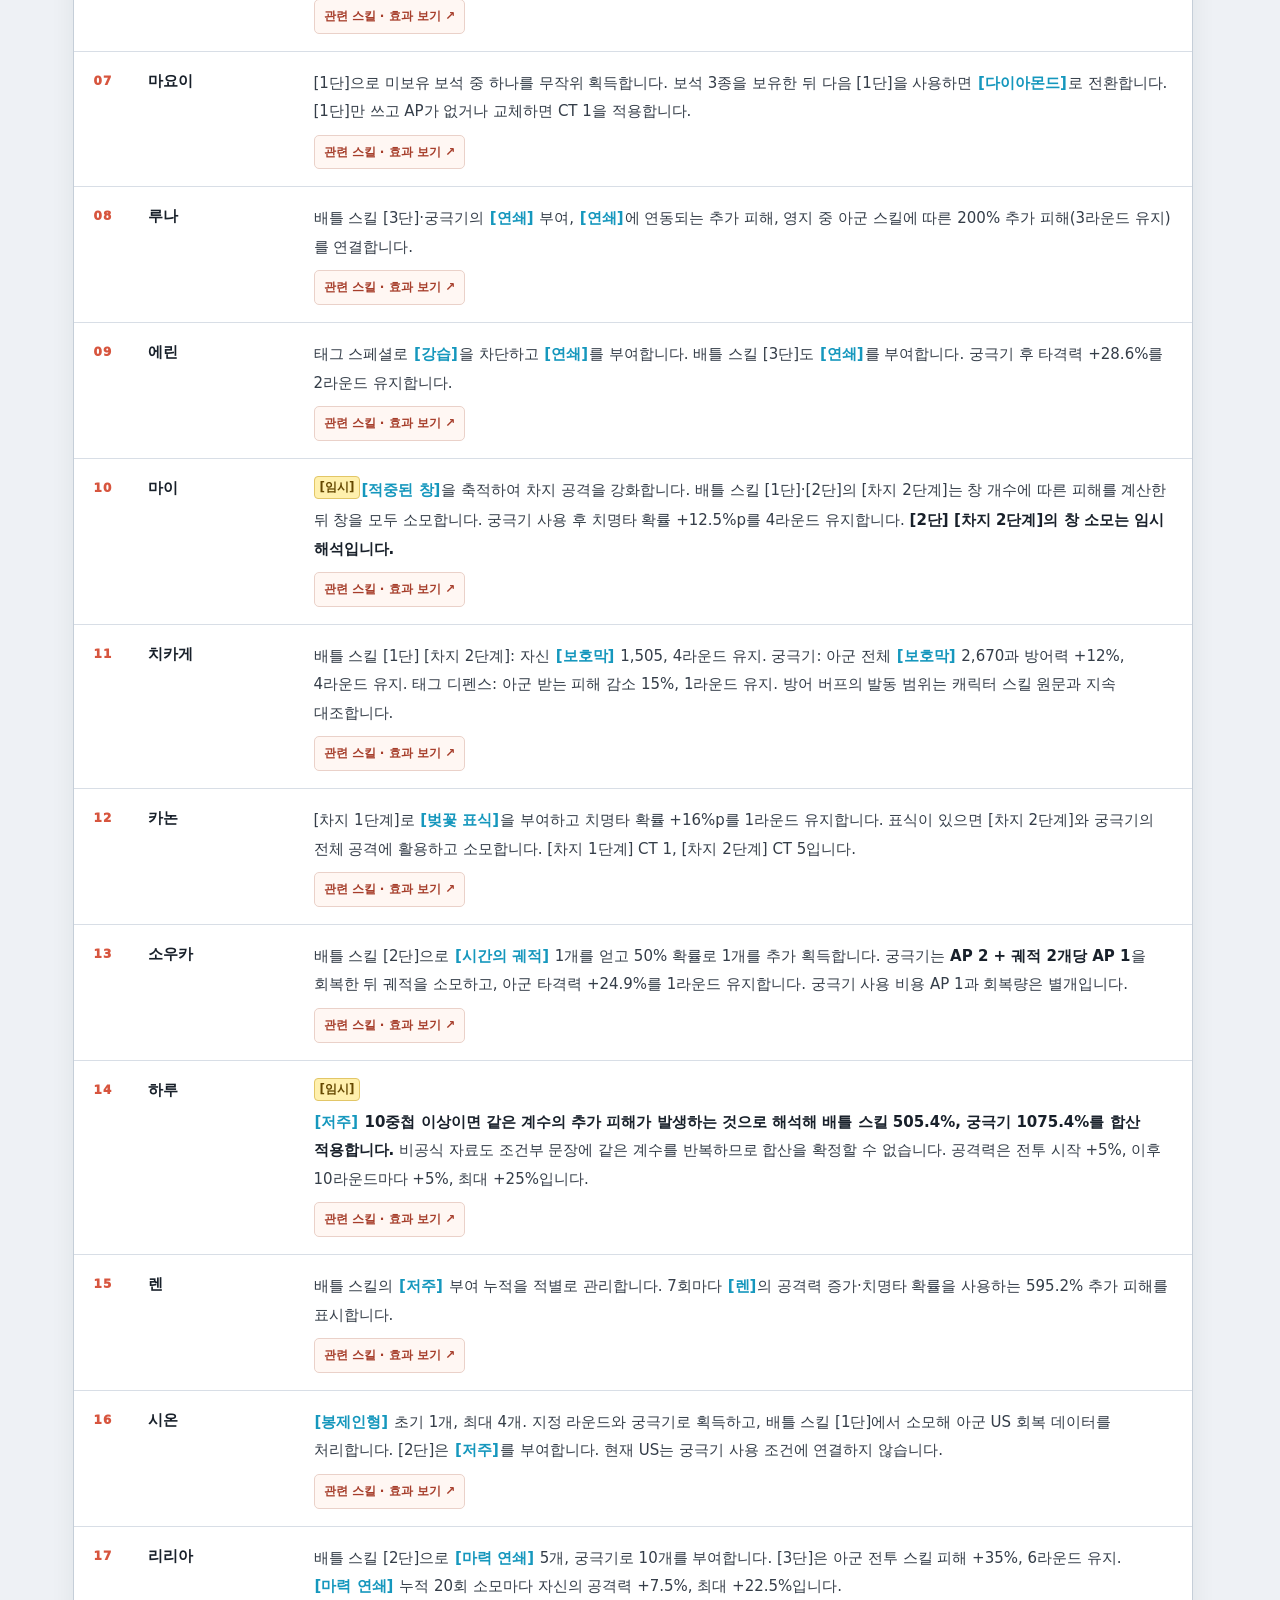
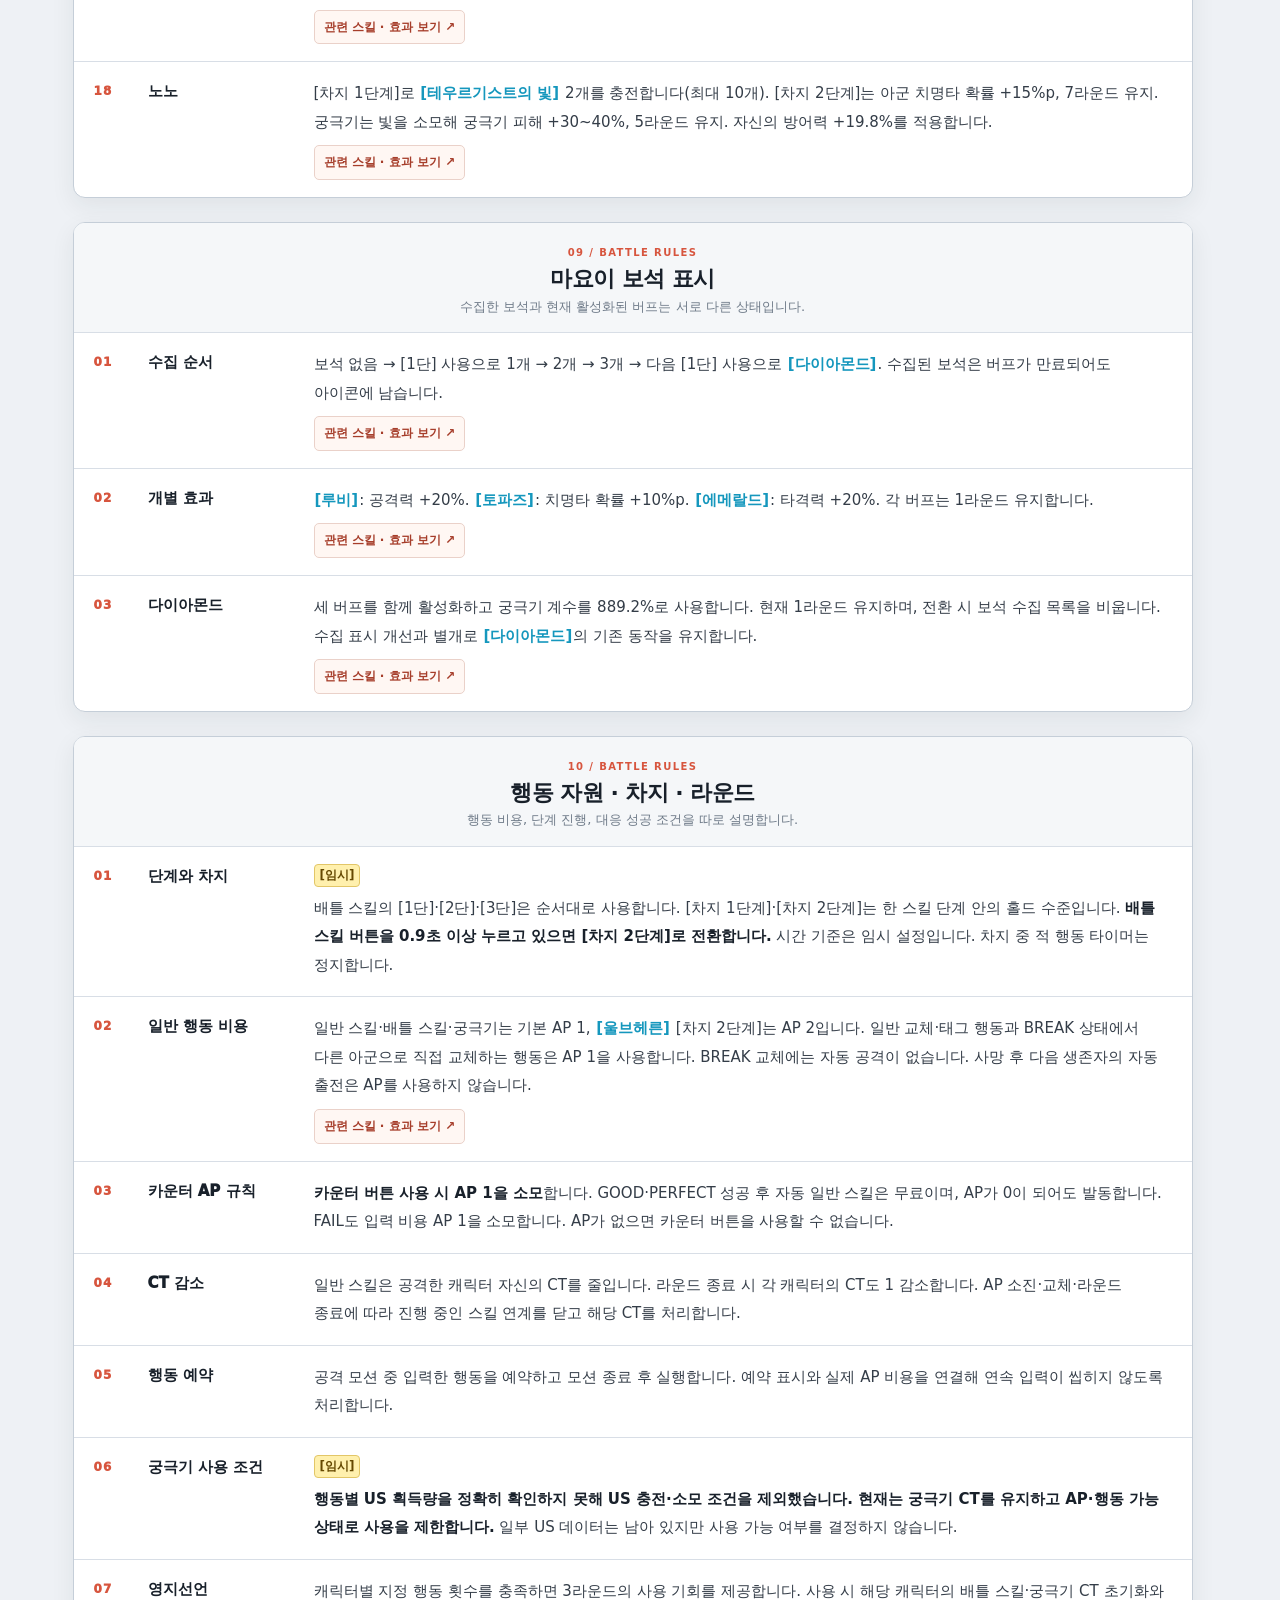
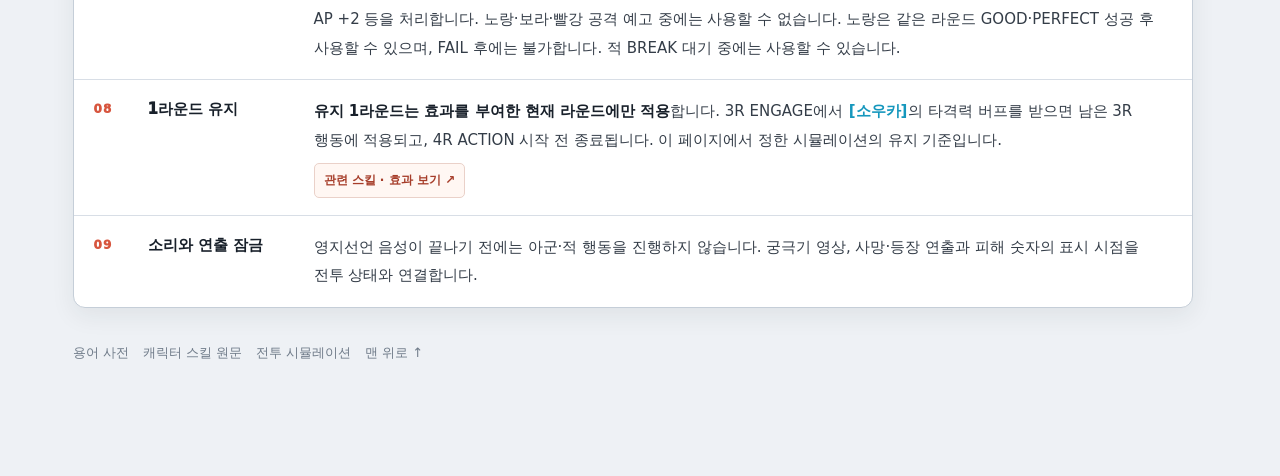
<file: combat-rules.html>
<!doctype html><html lang="ko"><head><meta charset="utf-8"><meta name="viewport" content="width=device-width,initial-scale=1"><title>전투 규칙 구성 | Astrae Oratio Battle Lab</title><meta name="description" content="CBT 기반 전투 시뮬레이터의 피해 계산, 상태 효과, 캐릭터별 연결 규칙과 임시 설정을 안내합니다."><link rel="stylesheet" href="styles.css?v=71"><link rel="stylesheet" href="combat-rules.css?v=158"><style>.brand-mark{overflow:hidden;padding:0!important}.brand-mark>img{display:block;width:100%;height:100%;object-fit:cover;object-position:center;border-radius:inherit}</style>
</head><body><a class="skip-link" href="#rules-content">본문 바로가기</a><header class="app-topbar">
<div class="brand">
<a aria-label="Astrae Oratio Battle Lab 캐릭터 페이지" class="brand-mark" href="characters.html"><img src="assets/site-brand-portrait.jpg" alt="" width="46" height="46" fetchpriority="high"></a>
<div class="brand-copy">
<a class="brand-title" href="characters.html"><strong>ASTRAE ORATIO BATTLE LAB</strong></a>
<div class="brand-lower">
<small>아스트라에 오라티오 전투 데이터베이스</small>
<nav aria-label="페이지 이동" class="site-nav"><a href="glossary.html">용어 사전</a><a href="characters.html">캐릭터</a><a href="artifacts.html">아티팩트</a><a href="vignettes.html">비네트</a><a href="score-trial.html">스코어 트라이얼</a><a href="character-partners.html?v=nav-20261025">캐릭터 연계</a><a href="combat.html">전투 시뮬레이션</a><a class="active" aria-current="page" href="combat-rules.html">전투 규칙 구성</a></nav>
</div>
</div>
</div>
</header><main class="page-shell rules-page" id="rules-content"><header class="page-heading"><div class="page-heading-copy"><span>SIMULATION RULE NOTES</span><h1>전투 규칙 구성</h1></div></header><aside class="rules-intro"><strong><mark class="intro-highlight">CBT 기록을 바탕으로 제작된 전투 시뮬레이터</mark> 입니다.</strong><p>CBT 체험과 당시 수집한 스킬·용어 설명을 바탕으로 구성했습니다.</p><p><mark class="intro-highlight">공식 자료나 CBT 체험에서 확인 및 기록하지 못한 수치·계산 방식·처리 순서는 임시 설정으로 구분</mark>했습니다.</p><p>실제 게임과 차이가 있을 수 있으며, 정식 출시 이후 확인되는 정보를 바탕으로 <mark class="intro-highlight">지속적으로 검토하고 수정할 예정입니다.</mark></p></aside><div class="temp-toolbar" role="region" aria-label="임시 설정 탐색" hidden><button id="temp-find" type="button" aria-expanded="false" aria-controls="temp-controls">임시</button><span>임시 설정 항목 찾기 : 정식 출시 이후 실제 게임과 대조하여 검증할 항목입니다.</span><div id="temp-controls" hidden><output id="temp-count" aria-live="polite" aria-atomic="true">0 / 0</output><button id="temp-prev" type="button" aria-label="이전 임시 항목">이전</button><button id="temp-next" type="button" aria-label="다음 임시 항목">다음</button><button id="temp-close" type="button">닫기</button></div></div><nav class="rules-toc" aria-label="전투 규칙 목차"><a href="#basis">문서 안내</a><a href="#stats">기본 능력치</a><a href="#damage">피해 계산</a><a href="#critical">치명타</a><a href="#break">브레이크·적 편성</a><a href="#keywords">상태 효과</a><a href="#procs">추가 피해</a><a href="#characters">캐릭터별 규칙</a><a href="#gems">보석 수집</a><a href="#flow">AP·CT·라운드</a></nav><section class="reference-panel combat-memo-panel rules-section" id="basis" aria-labelledby="basis-title"><header class="reference-panel-heading"><div><span class="section-kicker">01 / BATTLE RULES</span><h2 id="basis-title">읽기 전에</h2><p>CBT 기록과 시뮬레이터의 적용 기준을 구분합니다.</p></div></header><div class="combat-memo-list"><div class="combat-memo-row"><span class="combat-memo-index">01</span><h3 class="combat-memo-title">이 페이지의 목적</h3><div class="combat-memo-description">스킬의 발동 조건·대상·유지 시간·소모 조건을 실제 전투 흐름으로 연결한 기준을 설명합니다. 값을 직접 변경하는 설정창이 아닙니다.</div></div><div class="combat-memo-row"><span class="combat-memo-index">02</span><h3 class="combat-memo-title">임시 설정</h3><div class="combat-memo-description"><mark class="temporary" data-temporary tabindex="-1">[임시]</mark><div class="rule-detail"><strong class="temporary-statement">CBT 체험에서 확인하지 못한 수치·계산식·처리 순서입니다.</strong> 임시 표시는 정식 출시 전 임의로 적용된 기준이라는 뜻입니다.</div></div></div><div class="combat-memo-row"><span class="combat-memo-index">03</span><h3 class="combat-memo-title">표시 전용 효과</h3><div class="combat-memo-description"><span class="status display-only">표시만 반영</span> 효과 수치와 상태 변화는 표시하되, 최종 피해 계산에는 적용하지 않는 항목입니다.</div></div><div class="combat-memo-row"><span class="combat-memo-index">04</span><h3 class="combat-memo-title">현재 적용 기준</h3><div class="combat-memo-description">아군·적의 기본 치명타 확률은 25%, 치명타 피해는 200%입니다. 카운터 입력에는 AP 1을 사용하고, 성공 후 자동 반격에는 AP를 추가로 사용하지 않습니다.</div></div><div class="combat-memo-row"><span class="combat-memo-index">05</span><h3 class="combat-memo-title">구현 범위</h3><div class="combat-memo-description"><span class="status scope">구현 범위</span> <button type="button" class="skill-ref skill-ref-inline" data-skill-ref="term-shield" aria-haspopup="dialog" aria-expanded="false">[보호막]</button>의 BP 흡수, US 기반 궁극기 제한 등 현재 구현에서 의도적으로 제외한 부분을 명시합니다. 전체 공격과 효과의 원래 대상 범위는 캐릭터 스킬 설명을 기준으로 합니다.</div></div></div></section><section class="reference-panel combat-memo-panel rules-section" id="stats" aria-labelledby="stats-title"><header class="reference-panel-heading"><div><span class="section-kicker">02 / BATTLE RULES</span><h2 id="stats-title">기본 수치와 역할</h2><p>공격력과 타격력, HP와 BP는 서로 다른 기능을 담당합니다.</p></div></header><div class="combat-memo-list"><div class="combat-memo-row"><span class="combat-memo-index">01</span><h3 class="combat-memo-title">HP · BP</h3><div class="combat-memo-description"><mark class="temporary" data-temporary tabindex="-1">[임시]</mark><div class="rule-detail"><strong class="temporary-statement">아군은 캐릭터당 HP 5,000·BP 100, 적은 개체당 HP 100·BP 200으로 시험합니다.</strong> 실제 게임의 캐릭터별 능력치를 재현한 수치가 아닙니다.</div></div></div><div class="combat-memo-row"><span class="combat-memo-index">02</span><h3 class="combat-memo-title">공격력</h3><div class="combat-memo-description"><mark class="temporary" data-temporary tabindex="-1">[임시]</mark><div class="rule-detail">적 HP에 주는 피해를 증가시킵니다. <strong class="temporary-statement">현재는 실제 기초 공격력 대신 스킬 계수 ÷ 100을 기초 피해로 사용하고 공격력 증가 버프를 곱합니다.</strong></div></div></div><div class="combat-memo-row"><span class="combat-memo-index">03</span><h3 class="combat-memo-title">타격력</h3><div class="combat-memo-description"><mark class="temporary" data-temporary tabindex="-1">[임시]</mark><div class="rule-detail">적 BP를 깎는 양에 적용합니다. <strong class="temporary-statement">브레이커는 역할 배율 2, 나머지는 1을 사용합니다.</strong> 공격력 증가와 달리 HP 피해를 직접 올리지 않습니다.</div></div></div><div class="combat-memo-row"><span class="combat-memo-index">04</span><h3 class="combat-memo-title">아군 방어력</h3><div class="combat-memo-description"><mark class="temporary" data-temporary tabindex="-1">[임시]</mark><div class="rule-detail">아군이 받는 HP 피해 계산에 적용합니다. <strong class="temporary-statement">방어력 증가량을 합산해 피해를 나누며, BP 피해에는 적용하지 않습니다.</strong> <button type="button" class="skill-ref skill-ref-inline" data-skill-ref="term-shield" aria-haspopup="dialog" aria-expanded="false">[보호막]</button>이 HP·BP 피해를 흡수하는 효과임은 확인하고 있으나, 현재는 HP 흡수만 구현했습니다. BP 흡수는 안내에만 명시하고 실제 계산에는 적용하지 않았습니다. 계산식은 임시 설정입니다.</div></div></div><div class="combat-memo-row"><span class="combat-memo-index">05</span><h3 class="combat-memo-title">적 방어력</h3><div class="combat-memo-description"><span class="status display-only">표시만 반영</span> 적 방어력·<button type="button" class="skill-ref skill-ref-inline" data-skill-ref="term-fracture" aria-haspopup="dialog" aria-expanded="false">[파쇄]</button>의 방어력 감소는 현재 최종 피해에 미반영하며, 효과 수치와 상태 변화의 표기만 반영합니다.</div></div><div class="combat-memo-row"><span class="combat-memo-index">06</span><h3 class="combat-memo-title">AP</h3><div class="combat-memo-description">ACTION 시작 시 생존 인원당 1 AP를 지급합니다. BREAK 상태라도 생존해 있으면 인원에 포함합니다. 적 BREAK 보상이 있으면 +2입니다. 남은 AP는 다음 라운드로 이월하지 않습니다.</div></div><div class="combat-memo-row"><span class="combat-memo-index">07</span><h3 class="combat-memo-title">CT · US</h3><div class="combat-memo-description"><mark class="temporary" data-temporary tabindex="-1">[임시]</mark><div class="rule-detail">CT는 재사용 대기시간입니다. <strong class="temporary-statement">행동별 US 획득량을 정확히 확인하지 못해 US 충전·소모를 궁극기 사용 조건에서 제외했습니다. 현재는 CT·AP·행동 가능 상태로 사용을 제한합니다.</strong></div></div></div></div></section><section class="reference-panel combat-memo-panel rules-section" id="damage" aria-labelledby="damage-title"><header class="reference-panel-heading"><div><span class="section-kicker">03 / BATTLE RULES</span><h2 id="damage-title">HP 피해 계산</h2><p>공식 최종 피해 공식이 아닌, 효과 비교를 위한 계수 기반 시험 계산입니다.</p></div></header><div class="combat-memo-list"><div class="combat-memo-row"><span class="combat-memo-index">01</span><h3 class="combat-memo-title">아군 직접 피해</h3><div class="combat-memo-description"><mark class="temporary" data-temporary tabindex="-1">[임시]</mark><div class="rule-detail"><div class="formula"><strong class="temporary-statement">스킬 계수 ÷ 100<br>× (1 + 공격력 증가 합계)<br>× (1 + 해당 공격 종류의 피해 증가 합계)<br>× 치명타 배율 × <button type="button" class="skill-ref skill-ref-inline" data-skill-ref="term-guard" aria-haspopup="dialog" aria-expanded="false">[가드]</button> 보정</strong></div><strong class="temporary-statement">일반 스킬은 버프·치명타 적용 전 피해 2입니다. 100% 계수는 기초 피해 1로 환산합니다.</strong></div></div></div><div class="combat-memo-row"><span class="combat-memo-index">02</span><h3 class="combat-memo-title">버프 합산</h3><div class="combat-memo-description">같은 계산 항목은 합산하고 서로 다른 계산 항목은 곱합니다. 전투 스킬 피해 증가는 배틀 스킬에, 궁극기 피해 증가는 궁극기에 적용합니다.</div></div><div class="combat-memo-row"><span class="combat-memo-index">03</span><h3 class="combat-memo-title">계산 예시</h3><div class="combat-memo-description">400% 배틀 스킬에 공격력 +20%, 전투 스킬 피해 +35%가 적용되면 <b>4 × 1.20 × 1.35 = 6.48</b>입니다. <button type="button" class="skill-ref skill-ref-inline" data-skill-ref="term-guard" aria-haspopup="dialog" aria-expanded="false">[가드]</button>는 현재 받는 직접 피해를 50% 줄이는 효과로 처리하므로, <button type="button" class="skill-ref skill-ref-inline" data-skill-ref="term-guard" aria-haspopup="dialog" aria-expanded="false">[가드]</button>가 남아 있으면 6.48의 절반인 3.24 피해를 받습니다. 치명타까지 발생하면 12.96의 절반인 6.48이 됩니다.</div></div><div class="combat-memo-row"><span class="combat-memo-index">04</span><h3 class="combat-memo-title">아군 피격 피해</h3><div class="combat-memo-description"><mark class="temporary" data-temporary tabindex="-1">[임시]</mark><div class="rule-detail"><div class="formula"><strong class="temporary-statement">패턴 기준 HP 피해<br>× 패링 성공 등급에 따른 피해 비율<br>÷ (1 + 방어력 증가 합계)<br>× (1 − 받는 피해 감소 합계)<br>× 적 <button type="button" class="skill-ref skill-ref-inline" data-skill-ref="term-curse" aria-haspopup="dialog" aria-expanded="false">[저주]</button> 보정 × 적 치명타 배율</strong></div>계산된 HP 피해에서 <button type="button" class="skill-ref skill-ref-inline" data-skill-ref="term-shield" aria-haspopup="dialog" aria-expanded="false">[보호막]</button>을 먼저 차감하고, 남은 피해만 HP에 적용합니다. <strong class="temporary-statement">받는 피해 감소 합계는 현재 최대 95%로 제한합니다.</strong> 여러 감소 효과가 겹쳐도 해당 보정만으로 피해가 완전히 사라지지 않게 정한 시험용 상한이며, 95% 자체는 CBT에서 확인한 수치가 아닙니다.</div></div></div><div class="combat-memo-row"><span class="combat-memo-index">05</span><h3 class="combat-memo-title">적 패턴 시험값</h3><div class="combat-memo-description"><mark class="temporary" data-temporary tabindex="-1">[임시]</mark><div class="rule-detail"><div class="table-scroll"><table><caption>방어·<button type="button" class="skill-ref skill-ref-inline" data-skill-ref="term-curse" aria-haspopup="dialog" aria-expanded="false">[저주]</button>·치명타 적용 전 기준 피해</caption><thead><tr><th>패턴</th><th>HP 피해</th><th>BP 피해</th></tr></thead><tbody><tr><th>파랑 · 일반 스킬</th><td><strong class="temporary-statement">650</strong></td><td><strong class="temporary-statement">20</strong></td></tr><tr><th>노랑 · 실패</th><td><strong class="temporary-statement">850</strong></td><td><strong class="temporary-statement">35</strong></td></tr><tr><th>빨강 · 대응 불가</th><td><strong class="temporary-statement">750</strong></td><td><strong class="temporary-statement">25</strong></td></tr><tr><th>보라 · <button type="button" class="skill-ref skill-ref-inline" data-skill-ref="term-assault" aria-haspopup="dialog" aria-expanded="false">[강습]</button> 실패</th><td><strong class="temporary-statement">1,000</strong></td><td><strong class="temporary-statement">40</strong></td></tr></tbody></table></div></div></div></div><div class="combat-memo-row"><span class="combat-memo-index">06</span><h3 class="combat-memo-title">패링 피해 감소</h3><div class="combat-memo-description"><mark class="temporary" data-temporary tabindex="-1">[임시]</mark><div class="rule-detail"><strong class="temporary-statement">노랑 공격의 PERFECT는 기준 HP 피해의 10%(85), GOOD은 30%(255), FAIL은 100%(850)를 받습니다. BP도 같은 비율을 적용하고 반올림하여 PERFECT 4, GOOD 11, FAIL 35입니다.</strong> HP 수치는 이후 방어·피해 감소·치명타에 따라 달라집니다.</div></div></div><div class="combat-memo-row"><span class="combat-memo-index">07</span><h3 class="combat-memo-title">버프 적용 순서</h3><div class="combat-memo-description"><mark class="temporary" data-temporary tabindex="-1">[임시]</mark><div class="rule-detail"><strong class="temporary-statement">대체로 해당 공격의 피해 계산 후 효과를 부여합니다. 새 버프가 같은 공격에 소급 적용되지는 않습니다. <button type="button" class="skill-ref skill-ref-inline" data-skill-ref="row-50-doll" aria-haspopup="dialog" aria-expanded="false">[인형]</button> 궁극기는 예외적으로 <button type="button" class="skill-ref skill-ref-inline" data-skill-ref="term-guard" aria-haspopup="dialog" aria-expanded="false">[가드]</button>를 먼저 1단계 낮춘 뒤 피해를 계산합니다. 이 선후관계는 임시 설정입니다.</strong></div><div class="skill-ref-links"><button type="button" class="skill-ref" data-skill-ref="row-50" aria-haspopup="dialog" aria-expanded="false">관련 스킬 · 효과 보기 ↗</button></div></div></div></div></section><section class="reference-panel combat-memo-panel rules-section" id="critical" aria-labelledby="critical-title"><header class="reference-panel-heading"><div><span class="section-kicker">04 / BATTLE RULES</span><h2 id="critical-title">치명타 기준</h2><p>확률은 장기 평균이며, 일정 횟수마다 반드시 발생한다는 뜻은 아닙니다.</p></div></header><div class="combat-memo-list"><div class="combat-memo-row"><span class="combat-memo-index">01</span><h3 class="combat-memo-title">임의의 기본값</h3><div class="combat-memo-description"><mark class="temporary" data-temporary tabindex="-1">[임시]</mark><div class="rule-detail"><strong class="temporary-statement">아군·적 기본 치명타 확률은 모두 25%, 치명타 피해는 모두 200%(2배)로 적용합니다.</strong> 확률 증가·감소 효과를 비교하기 위한 공통 시험값입니다.</div></div></div><div class="combat-memo-row"><span class="combat-memo-index">02</span><h3 class="combat-memo-title">확률 계산</h3><div class="combat-memo-description"><mark class="temporary" data-temporary tabindex="-1">[임시]</mark><strong class="temporary-statement">치명타 확률 증가 15%를 기본 확률에 15퍼센트포인트를 더하는 방식으로 해석합니다.</strong> 기본 25%에 적용하면 40%가 됩니다. %p는 퍼센트포인트를 뜻하며, 임시인 것은 스킬의 증가 문구를 이 가산 방식으로 해석한 부분입니다. 확률은 0~100%로 제한합니다.</div></div><div class="combat-memo-row"><span class="combat-memo-index">03</span><h3 class="combat-memo-title">전체 공격 판정</h3><div class="combat-memo-description">전체 공격의 기본 피해는 행동 1회당 치명타를 한 번만 판정합니다. 성공하면 공격받는 모든 적에게 치명타를, 실패하면 모든 적에게 일반 피해를 적용합니다. <button type="button" class="skill-ref skill-ref-inline" data-skill-ref="term-guard" aria-haspopup="dialog" aria-expanded="false">[가드]</button> 등 대상별 피해 감소는 각각 계산합니다.</div></div><div class="combat-memo-row"><span class="combat-memo-index">04</span><h3 class="combat-memo-title">치명타 연출</h3><div class="combat-memo-description">아군·적 모두 같은 피해 숫자 형식을 사용합니다. 상단 주황→하단 노랑 그라데이션과 고동색 테두리, 숫자 위 빨간 CRITICAL·검은 테두리입니다. 피해를 받은 대상 위에 표시하며 BP 피해는 2배가 되지 않습니다.</div></div></div></section><section class="reference-panel combat-memo-panel rules-section" id="break" aria-labelledby="break-title"><header class="reference-panel-heading"><div><span class="section-kicker">05 / BATTLE RULES</span><h2 id="break-title">BP · BREAK · 다수 적</h2><p>HP 피해와 BREAK 기여도를 분리합니다.</p></div></header><div class="combat-memo-list"><div class="combat-memo-row"><span class="combat-memo-index">01</span><h3 class="combat-memo-title">BP 피해 계산</h3><div class="combat-memo-description"><mark class="temporary" data-temporary tabindex="-1">[임시]</mark><strong class="temporary-statement">행동별 기본 BP 피해 × 역할 배율 × (1 + 타격력 증가 합계)로 계산합니다. 일반 스킬 10, 배틀 스킬 20, 궁극기 30, 태그 10에 브레이커는 2배를 적용합니다.</strong> <strong class="temporary-statement">현재는 기본 공격 피해가 발생하는 행동에만 BP 감소를 연결했습니다. 추가 피해도 BP를 감소시키는지는 추후 확인이 필요합니다.</strong> 타격 이펙트 횟수만큼 반복 차감하지 않습니다.</div></div><div class="combat-memo-row"><span class="combat-memo-index">02</span><h3 class="combat-memo-title">적 BREAK</h3><div class="combat-memo-description">다음 라운드의 적 행동을 제한하고, 다음 ACTION에 생존 인원 기준 기본 지급 AP에 <b>[AP +2]</b>를 예약합니다. 적이 BREAK와 동시에 처치되어도 보상은 유지합니다. BREAK 후 다음 라운드에서는 아군이 행동하기 전 ACTION, 행동을 시작하면 ENGAGE로 전환합니다.</div></div><div class="combat-memo-row"><span class="combat-memo-index">03</span><h3 class="combat-memo-title">아군 BREAK</h3><div class="combat-memo-description">현재 라운드의 남은 행동과 다음 라운드 행동이 불가능합니다. 3R에 BREAK되면 5R부터 복귀합니다. AP 1을 사용해 다른 생존·행동 가능한 캐릭터로 직접 교체할 수 있습니다. BREAK 교체에는 자동 공격이 없으며 AP가 0이면 교체할 수 없습니다.</div></div><div class="combat-memo-row"><span class="combat-memo-index">04</span><h3 class="combat-memo-title">BP 회복과 표시</h3><div class="combat-memo-description">아군 BP는 자연 회복하지 않습니다. BREAK가 되면 실제 BP도 0으로 유지하며 흰색 바가 없는 검은 바로 표시합니다. 현재 라운드와 다음 라운드의 행동 제한이 끝난 복귀 라운드 ACTION 시작 시 BP를 전체 회복합니다. 예: 3R BREAK → 4R 행동 불가 → 5R ACTION에서 BP 100으로 회복·복귀. 초상화 위에 복귀 라운드를 표시합니다.</div></div><div class="combat-memo-row"><span class="combat-memo-index">05</span><h3 class="combat-memo-title">전체 공격</h3><div class="combat-memo-description">대상 범위는 역할군이 아니라 <b>스킬 설명의 적 1인·적 전체 조건</b>을 기준으로 합니다. 다수 적 전투에서 주 대상은 HP·BP가 함께 감소하고, 대기 적은 전체 공격으로 HP만 감소합니다. 캐릭터·행동별 코드 연결은 이 기준과 계속 대조합니다.</div></div><div class="combat-memo-row"><span class="combat-memo-index">06</span><h3 class="combat-memo-title">적 교체</h3><div class="combat-memo-description">필드의 적이 처치되면 다음 생존 적이 등장합니다. 각 적은 HP·BP·상태 효과를 개별 보관합니다. 마지막 적까지 처치하면 전투 승리로 전환합니다.</div></div></div></section><section class="reference-panel combat-memo-panel rules-section" id="keywords" aria-labelledby="keywords-title"><header class="reference-panel-heading"><div><span class="section-kicker">06 / BATTLE RULES</span><h2 id="keywords-title">상태 효과와 키워드</h2><p>누적·소모·피해·능력치 보정은 하나의 키워드 안에서도 구분합니다.</p></div></header><div class="combat-memo-list"><div class="combat-memo-row"><span class="combat-memo-index">01</span><h3 class="combat-memo-title">파쇄</h3><div class="combat-memo-description"><span class="status display-only">표시만 반영</span> 최대 5중첩, 중첩별 5라운드 유지. 1중첩당 방어력 감소 1%를 표시하지만 피해 계산에는 반영하지 않습니다. <button type="button" class="skill-ref skill-ref-inline" data-skill-ref="row-62-moa" aria-haspopup="dialog" aria-expanded="false">[모아]</button> 배틀 스킬 [2단]의 소모 추가 피해는 별개로 실제 적용됩니다.<div class="skill-ref-links"><button type="button" class="skill-ref" data-skill-ref="row-62" aria-haspopup="dialog" aria-expanded="false">관련 스킬 · 효과 보기 ↗</button></div></div></div><div class="combat-memo-row"><span class="combat-memo-index">02</span><h3 class="combat-memo-title">파쇄 소모 피해</h3><div class="combat-memo-description"><mark class="temporary" data-temporary tabindex="-1">[임시]</mark><div class="rule-detail"><button type="button" class="skill-ref skill-ref-inline" data-skill-ref="row-64-moa" aria-haspopup="dialog" aria-expanded="false">[모아]</button> 배틀 스킬 [2단]이 <button type="button" class="skill-ref skill-ref-inline" data-skill-ref="term-fracture" aria-haspopup="dialog" aria-expanded="false">[파쇄]</button> 1중첩을 소모하면 500% 추가 피해를 줍니다. <strong class="temporary-statement">현재 피해 5로 환산하며 공격력 버프·치명타는 적용하지 않습니다.</strong>  태그 스페셜은 기본 피해와 <button type="button" class="skill-ref skill-ref-inline" data-skill-ref="term-fracture" aria-haspopup="dialog" aria-expanded="false">[파쇄]</button> 소모만 처리하고 이 500%를 추가하지 않습니다.</div><div class="skill-ref-links"><button type="button" class="skill-ref" data-skill-ref="row-64" aria-haspopup="dialog" aria-expanded="false">관련 스킬 · 효과 보기 ↗</button></div></div></div><div class="combat-memo-row"><span class="combat-memo-index">03</span><h3 class="combat-memo-title">벚꽃 표식</h3><div class="combat-memo-description"><button type="button" class="skill-ref skill-ref-inline" data-skill-ref="row-66-canon" aria-haspopup="dialog" aria-expanded="false">[카논]</button>의 배틀 스킬 [1단] [차지 1단계]로 <button type="button" class="skill-ref skill-ref-inline" data-skill-ref="term-cherry-mark" aria-haspopup="dialog" aria-expanded="false">[벚꽃 표식]</button>을 최대 1개 부여합니다. 표식이 있으면 [차지 2단계]는 적 전체에게 403%, 궁극기는 적 전체에게 1024% 피해를 주고 표식을 소모합니다. 궁극기는 표식으로 대상 범위가 단일에서 전체로 확대됩니다. <button type="button" class="skill-ref skill-ref-inline" data-skill-ref="term-curse" aria-haspopup="dialog" aria-expanded="false">[저주]</button> 감소 효과는 적용하지 않습니다.<div class="skill-ref-links"><button type="button" class="skill-ref" data-skill-ref="row-66" aria-haspopup="dialog" aria-expanded="false">관련 스킬 · 효과 보기 ↗</button></div></div></div><div class="combat-memo-row"><span class="combat-memo-index">04</span><h3 class="combat-memo-title">괴도의 예고장</h3><div class="combat-memo-description"><button type="button" class="skill-ref skill-ref-inline" data-skill-ref="row-68-moa" aria-haspopup="dialog" aria-expanded="false">[모아]</button>의 태그 어택으로 부여하며 <b>6라운드 유지</b>합니다. 궁극기 사용 시 소모하며, 예고장을 보유한 대상에게 궁극기를 사용하면 <button type="button" class="skill-ref skill-ref-inline" data-skill-ref="term-plunder" aria-haspopup="dialog" aria-expanded="false">[강탈]</button>을 부여합니다.<div class="skill-ref-links"><button type="button" class="skill-ref" data-skill-ref="row-68" aria-haspopup="dialog" aria-expanded="false">관련 스킬 · 효과 보기 ↗</button></div></div></div><div class="combat-memo-row"><span class="combat-memo-index">05</span><h3 class="combat-memo-title">강탈</h3><div class="combat-memo-description">적 치명타 확률 −15%p, <button type="button" class="skill-ref skill-ref-inline" data-skill-ref="row-70-moa" aria-haspopup="dialog" aria-expanded="false">[모아]</button> 치명타 확률 +15%p를 7라운드 유지합니다. 확률은 0% 미만으로 내려가지 않습니다. 기본 확률 25%에서 15%p를 빼므로 적 확률은 10%로 남습니다.<div class="skill-ref-links"><button type="button" class="skill-ref" data-skill-ref="row-70" aria-haspopup="dialog" aria-expanded="false">관련 스킬 · 효과 보기 ↗</button></div></div></div><div class="combat-memo-row"><span class="combat-memo-index">06</span><h3 class="combat-memo-title">화상</h3><div class="combat-memo-description"><mark class="temporary" data-temporary tabindex="-1">[임시]</mark><div class="rule-detail"><button type="button" class="skill-ref skill-ref-inline" data-skill-ref="row-72-akina" aria-haspopup="dialog" aria-expanded="false">[아키나]</button>가 부여하는 지속 피해입니다. 최대 30중첩, 중첩별 10라운드 유지. 라운드 종료 시 25% × 중첩 수 피해를 줍니다. <strong class="temporary-statement">현재는 0.25 × 중첩 수로 환산하며 공격력 버프·치명타는 적용하지 않습니다.</strong> 버프 미적용 처리는 임시 설정입니다.</div><div class="skill-ref-links"><button type="button" class="skill-ref" data-skill-ref="row-72" aria-haspopup="dialog" aria-expanded="false">관련 스킬 · 효과 보기 ↗</button></div></div></div><div class="combat-memo-row"><span class="combat-memo-index">07</span><h3 class="combat-memo-title">저주</h3><div class="combat-memo-description"><mark class="temporary" data-temporary tabindex="-1">[임시]</mark><div class="rule-detail">최대 99중첩. <strong class="temporary-statement">대상의 공격력·타격력을 중첩당 0.1% 낮추는 효과를 현재 적 HP·BP 공격 피해 감소로 연결합니다.</strong> 자연 만료 없이 유지하며 <button type="button" class="skill-ref skill-ref-inline" data-skill-ref="row-74-haru" aria-haspopup="dialog" aria-expanded="false">[하루]</button>의 조건부 피해에도 사용합니다. 실제 능력치 대신 공격 피해에 직접 연결하는 방식은 임시 설정입니다.</div><div class="skill-ref-links"><button type="button" class="skill-ref" data-skill-ref="row-74" aria-haspopup="dialog" aria-expanded="false">관련 스킬 · 효과 보기 ↗</button></div></div></div><div class="combat-memo-row"><span class="combat-memo-index">08</span><h3 class="combat-memo-title">연쇄</h3><div class="combat-memo-description"><mark class="temporary" data-temporary tabindex="-1">[임시]</mark><div class="rule-detail">누적 후 자동 소모되는 추가 피해 효과입니다. 3라운드 유지하며 4중첩에 도달하면 750% 추가 피해 후 최대 4중첩을 모두 소모합니다. <strong class="temporary-statement">현재 피해 7.5로 환산하고 공격력 버프·치명타는 적용하지 않습니다.</strong></div><div class="skill-ref-links"><button type="button" class="skill-ref" data-skill-ref="row-76" aria-haspopup="dialog" aria-expanded="false">관련 스킬 · 효과 보기 ↗</button></div></div></div><div class="combat-memo-row"><span class="combat-memo-index">09</span><h3 class="combat-memo-title">가드</h3><div class="combat-memo-description"><mark class="temporary" data-temporary tabindex="-1">[임시]</mark><div class="rule-detail">부여된 대상의 받는 피해 감소율 +50% 효과입니다. <strong class="temporary-statement">현재 <button type="button" class="skill-ref skill-ref-inline" data-skill-ref="term-guard" aria-haspopup="dialog" aria-expanded="false">[가드]</button>가 남아 있으면 일반 직접 피해를 절반으로 처리합니다. 여러 단계의 감소율은 별도로 구현하지 않고 존재 여부로 판단합니다.</strong></div><div class="skill-ref-links"><button type="button" class="skill-ref" data-skill-ref="row-77" aria-haspopup="dialog" aria-expanded="false">관련 스킬 · 효과 보기 ↗</button></div></div></div><div class="combat-memo-row"><span class="combat-memo-index">10</span><h3 class="combat-memo-title">보호막</h3><div class="combat-memo-description"><span class="status scope">구현 범위</span> 용어사전에는 HP·BP 피해 흡수로 정의되어 있지만, 현재는 공격 사이클 비교와 생존 처리를 위해 <b>HP 피해 흡수만 적용</b>합니다. BP 흡수는 구현 범위에서 제외합니다. 잔량이 소진되거나 스킬에 적힌 유지 라운드가 끝나면 사라집니다.<div class="skill-ref-links"><button type="button" class="skill-ref" data-skill-ref="row-78" aria-haspopup="dialog" aria-expanded="false">관련 스킬 · 효과 보기 ↗</button></div></div></div><div class="combat-memo-row"><span class="combat-memo-index">11</span><h3 class="combat-memo-title">보호막 표시</h3><div class="combat-memo-description"><mark class="temporary" data-temporary tabindex="-1">[임시]</mark><div class="rule-detail">남은 <button type="button" class="skill-ref skill-ref-inline" data-skill-ref="term-shield" aria-haspopup="dialog" aria-expanded="false">[보호막]</button> ÷ 최대 HP 비율로 기존 체력바 위에 겹쳐 표시합니다. <button type="button" class="skill-ref skill-ref-inline" data-skill-ref="row-79-chikage" aria-haspopup="dialog" aria-expanded="false">[치카게]</button> 궁극기의 <button type="button" class="skill-ref skill-ref-inline" data-skill-ref="term-shield" aria-haspopup="dialog" aria-expanded="false">[보호막]</button> 2,670은 최대 HP 5,000 기준 약 53.4%입니다. <strong class="temporary-statement"><button type="button" class="skill-ref skill-ref-inline" data-skill-ref="term-shield" aria-haspopup="dialog" aria-expanded="false">[보호막]</button> 잔량과 유지 시간은 각각 큰 값으로 갱신하며 합산하지 않습니다. 기존 잔량 1,000·남은 1라운드에 새 <button type="button" class="skill-ref skill-ref-inline" data-skill-ref="term-shield" aria-haspopup="dialog" aria-expanded="false">[보호막]</button> 500·유지 4라운드를 받으면, 잔량 1,000·유지 4라운드가 됩니다. 약한 새 <button type="button" class="skill-ref skill-ref-inline" data-skill-ref="term-shield" aria-haspopup="dialog" aria-expanded="false">[보호막]</button>으로 기존 <button type="button" class="skill-ref skill-ref-inline" data-skill-ref="term-shield" aria-haspopup="dialog" aria-expanded="false">[보호막]</button>의 유지 시간이 연장될 수 있는 이 규칙은 임시 설정입니다.</strong></div><div class="skill-ref-links"><button type="button" class="skill-ref" data-skill-ref="row-79" aria-haspopup="dialog" aria-expanded="false">관련 스킬 · 효과 보기 ↗</button></div></div></div><div class="combat-memo-row"><span class="combat-memo-index">12</span><h3 class="combat-memo-title">마력 연쇄</h3><div class="combat-memo-description"><mark class="temporary" data-temporary tabindex="-1">[임시]</mark>아군 공통 자원으로 최대 50개, 각 4라운드 유지합니다. 일반 스킬(패링 후 무료 반격 포함), 피해가 있는 배틀 스킬·궁극기·태그 어택·태그 스페셜의 기본 피해가 0보다 클 때 1개를 소모합니다. <button type="button" class="skill-ref skill-ref-inline" data-skill-ref="row-81-liria" aria-haspopup="dialog" aria-expanded="false">[리리아]</button>의 공격력 증가·치명타 확률로 100% 추가 피해를 계산합니다. <strong class="temporary-statement">현재는 기본 공격 피해에만 소모를 연결하고, 추가 피해 자체로는 다시 소모하지 않습니다. 원문의 ‘효과가 부여된 대상이 적을 타격할 때마다’에 추가 피해도 포함되는지는 추후 확인이 필요합니다.</strong> 여러 타격 이펙트가 나와도 기본 피해 처리당 1개만 소모합니다. 잔량·부여·소모·누적 소모를 기록합니다.<div class="skill-ref-links"><button type="button" class="skill-ref" data-skill-ref="row-81" aria-haspopup="dialog" aria-expanded="false">관련 스킬 · 효과 보기 ↗</button></div></div></div><div class="combat-memo-row"><span class="combat-memo-index">13</span><h3 class="combat-memo-title">적중된 창</h3><div class="combat-memo-description"><mark class="temporary" data-temporary tabindex="-1">[임시]</mark><button type="button" class="skill-ref skill-ref-inline" data-skill-ref="row-83-mai" aria-haspopup="dialog" aria-expanded="false">[마이]</button>의 배틀 스킬 [1단]·[2단]의 [차지 1단계]와 궁극기로 <button type="button" class="skill-ref skill-ref-inline" data-skill-ref="term-hit-spear" aria-haspopup="dialog" aria-expanded="false">[적중된 창]</button>을 부여할 수 있습니다. 최대 20개, 5라운드 유지. 배틀 스킬 [1단]·[2단]의 [차지 2단계]는 기본 224.4%에 창 1개당 200% 추가 피해를 계산한 뒤 창을 모두 제거합니다. <strong class="temporary-statement">[2단] [차지 2단계]의 창 전체 제거는 원문에 제거 문구가 없어 임시로 적용한 해석입니다.</strong><div class="skill-ref-links"><button type="button" class="skill-ref" data-skill-ref="row-83" aria-haspopup="dialog" aria-expanded="false">관련 스킬 · 효과 보기 ↗</button></div></div></div></div></section><section class="reference-panel combat-memo-panel rules-section" id="procs" aria-labelledby="procs-title"><header class="reference-panel-heading"><div><span class="section-kicker">07 / BATTLE RULES</span><h2 id="procs-title">추가 피해의 계산 주체</h2><p>“캐릭터 기준”이라는 표현 대신 누구의 공격력 증가·치명타 확률을 쓰는지 명시합니다.</p></div></header><div class="combat-memo-list"><div class="combat-memo-row"><span class="combat-memo-index">01</span><h3 class="combat-memo-title">렌 · 마검의 계약</h3><div class="combat-memo-description"><button type="button" class="skill-ref skill-ref-inline" data-skill-ref="row-85-ren" aria-haspopup="dialog" aria-expanded="false">[렌]</button>이 같은 대상에게 배틀 스킬로 <button type="button" class="skill-ref skill-ref-inline" data-skill-ref="term-curse" aria-haspopup="dialog" aria-expanded="false">[저주]</button>를 부여한 횟수를 별도로 집계합니다. 7회마다 <b><button type="button" class="skill-ref skill-ref-inline" data-skill-ref="row-85-ren" aria-haspopup="dialog" aria-expanded="false">[렌]</button>의 공격력 증가·치명타 확률</b>을 반영한 595.2% 추가 피해를 줍니다. 적에게 남은 <button type="button" class="skill-ref skill-ref-inline" data-skill-ref="term-curse" aria-haspopup="dialog" aria-expanded="false">[저주]</button> 중첩과 발동용 누적 횟수는 별도입니다.<div class="skill-ref-links"><button type="button" class="skill-ref" data-skill-ref="row-85" aria-haspopup="dialog" aria-expanded="false">관련 스킬 · 효과 보기 ↗</button></div></div></div><div class="combat-memo-row"><span class="combat-memo-index">02</span><h3 class="combat-memo-title">리리아 · 마력 연쇄</h3><div class="combat-memo-description">공격한 아군의 버프가 아니라 <b><button type="button" class="skill-ref skill-ref-inline" data-skill-ref="row-87-liria" aria-haspopup="dialog" aria-expanded="false">[리리아]</button>의 공격력 증가·치명타 확률</b>을 사용합니다. 20회 소모마다 <button type="button" class="skill-ref skill-ref-inline" data-skill-ref="row-87-liria" aria-haspopup="dialog" aria-expanded="false">[리리아]</button> 공격력 +7.5%, 최대 +22.5%입니다. UI에서 현재 잔량과 누적 소모를 구분합니다.<div class="skill-ref-links"><button type="button" class="skill-ref" data-skill-ref="row-87" aria-haspopup="dialog" aria-expanded="false">관련 스킬 · 효과 보기 ↗</button></div></div></div><div class="combat-memo-row"><span class="combat-memo-index">03</span><h3 class="combat-memo-title">루나 · 추가 피해</h3><div class="combat-memo-description"><mark class="temporary" data-temporary tabindex="-1">[임시]</mark><button type="button" class="skill-ref skill-ref-inline" data-skill-ref="row-89-luna" aria-haspopup="dialog" aria-expanded="false">[루나]</button>의 공격력 증가·치명타 확률을 사용합니다. <strong class="temporary-statement">일반 스킬도 ‘아군이 스킬 사용 시’ 조건에 포함하는 것으로 해석합니다. 현재 영지의 200% 추가 피해는 일반 스킬·배틀 스킬·궁극기·태그 어택·태그 스페셜·태그 디펜스에 적용합니다.</strong> 일반 스킬은 패링 성공 후 무료 자동 반격도 포함합니다. 추가 피해 자체가 다시 영지 효과를 발동시키지는 않습니다. <button type="button" class="skill-ref skill-ref-inline" data-skill-ref="row-89-luna" aria-haspopup="dialog" aria-expanded="false">[루나]</button>가 BREAK 상태이면 고유 효과 50%와 영지 효과 200% 모두 발동하지 않습니다. <button type="button" class="skill-ref skill-ref-inline" data-skill-ref="term-chain" aria-haspopup="dialog" aria-expanded="false">[연쇄]</button> 부여와 영지 조건을 함께 충족하면 두 추가 피해가 각각 발생할 수 있습니다.<div class="skill-ref-links"><button type="button" class="skill-ref" data-skill-ref="row-89" aria-haspopup="dialog" aria-expanded="false">관련 스킬 · 효과 보기 ↗</button></div></div></div><div class="combat-memo-row"><span class="combat-memo-index">04</span><h3 class="combat-memo-title">버프 적용 범위</h3><div class="combat-memo-description"><mark class="temporary" data-temporary tabindex="-1">[임시]</mark><div class="rule-detail">추가 피해가 배틀 스킬이나 궁극기에서 발생하더라도, 해당 스킬의 피해 증가 버프가 모든 추가 피해에 자동으로 적용되는 것은 아닙니다. 적용 여부는 각 효과의 설명과 계산 방식에 따라 구분합니다. <strong class="temporary-statement">현재 시뮬레이터의 <button type="button" class="skill-ref skill-ref-inline" data-skill-ref="row-91-ren" aria-haspopup="dialog" aria-expanded="false">[렌]</button>·<button type="button" class="skill-ref skill-ref-inline" data-skill-ref="row-91-liria" aria-haspopup="dialog" aria-expanded="false">[리리아]</button>·<button type="button" class="skill-ref skill-ref-inline" data-skill-ref="row-91-luna" aria-haspopup="dialog" aria-expanded="false">[루나]</button> 추가 피해에는 공격력 증가와 치명타를 적용하지만, 전투 스킬 피해 증가·궁극기 피해 증가는 적용하지 않습니다. <button type="button" class="skill-ref skill-ref-inline" data-skill-ref="term-burn" aria-haspopup="dialog" aria-expanded="false">[화상]</button>·<button type="button" class="skill-ref skill-ref-inline" data-skill-ref="term-fracture" aria-haspopup="dialog" aria-expanded="false">[파쇄]</button> 소모·<button type="button" class="skill-ref skill-ref-inline" data-skill-ref="term-chain" aria-haspopup="dialog" aria-expanded="false">[연쇄]</button> 피해는 정해진 계수와 중첩 수로 계산하며 공격력 버프·치명타·<button type="button" class="skill-ref skill-ref-inline" data-skill-ref="term-guard" aria-haspopup="dialog" aria-expanded="false">[가드]</button> 보정을 적용하지 않습니다.</strong></div><div class="skill-ref-links"><button type="button" class="skill-ref" data-skill-ref="row-91" aria-haspopup="dialog" aria-expanded="false">관련 스킬 · 효과 보기 ↗</button></div></div></div><div class="combat-memo-row"><span class="combat-memo-index">05</span><h3 class="combat-memo-title">추가 피해별 적용 표</h3><div class="combat-memo-description"><mark class="temporary" data-temporary tabindex="-1">[임시]</mark><strong class="temporary-statement">아래 표의 버프 적용 여부와 계산 방식은 정식 출시 전 임의로 적용한 기준입니다.</strong><strong class="temporary-statement">아래 표의 버프 적용 여부와 계산 방식은 정식 출시 전 임의로 적용한 기준입니다.</strong><div class="table-scroll"><table><caption>현재 시뮬레이터의 추가 피해 계산 · 적용 방식은 임시 기준</caption><thead><tr><th>효과</th><th>공격력 증가</th><th>치명타</th><th>전투 스킬 피해 증가</th><th>궁극기 피해 증가</th><th>계산 주체</th></tr></thead><tbody><tr><th><button type="button" class="skill-ref skill-ref-inline" data-skill-ref="term-fracture" aria-haspopup="dialog" aria-expanded="false">[파쇄]</button> 소모 500%</th><td>미적용</td><td>미적용</td><td>미적용</td><td>미적용</td><td>고정 환산 피해</td></tr><tr><th><button type="button" class="skill-ref skill-ref-inline" data-skill-ref="term-burn" aria-haspopup="dialog" aria-expanded="false">[화상]</button></th><td>미적용</td><td>미적용</td><td>미적용</td><td>미적용</td><td>중첩 수</td></tr><tr><th><button type="button" class="skill-ref skill-ref-inline" data-skill-ref="term-chain" aria-haspopup="dialog" aria-expanded="false">[연쇄]</button> 750%</th><td>미적용</td><td>미적용</td><td>미적용</td><td>미적용</td><td>고정 환산 피해</td></tr><tr><th>렌 595.2%</th><td>적용</td><td>적용</td><td>미적용</td><td>미적용</td><td>렌</td></tr><tr><th><button type="button" class="skill-ref skill-ref-inline" data-skill-ref="term-magic-chain" aria-haspopup="dialog" aria-expanded="false">[마력 연쇄]</button> 100%</th><td>적용</td><td>적용</td><td>미적용</td><td>미적용</td><td>리리아</td></tr><tr><th>루나 50%·200%</th><td>적용</td><td>적용</td><td>미적용</td><td>미적용</td><td>루나</td></tr></tbody></table></div></div></div><div class="combat-memo-row"><span class="combat-memo-index">06</span><h3 class="combat-memo-title">숫자와 실제 피해</h3><div class="combat-memo-description">추가 피해 숫자는 같은 대상에서 시간차를 두어 표시합니다. 차지 공격의 기본 숫자는 마지막 타격 이펙트에 맞춥니다. 실제 HP 차감과 숫자 표시 시점은 분리되어 있으므로 늦게 보이는 숫자가 그 순간 새로 피해를 계산한다는 뜻은 아닙니다.</div></div></div></section><section class="reference-panel combat-memo-panel rules-section" id="characters" aria-labelledby="characters-title"><header class="reference-panel-heading"><div><span class="section-kicker">08 / BATTLE RULES</span><h2 id="characters-title">18명 캐릭터의 연결 규칙</h2><p>자세한 스킬 원문은 캐릭터 페이지에서 확인할 수 있습니다.</p></div></header><div class="combat-memo-list"><div class="combat-memo-row"><span class="combat-memo-index">01</span><h3 class="combat-memo-title">모아</h3><div class="combat-memo-description">태그 어택으로 예고장과 자신의 타격력 +20.1%(1라운드 유지)를 부여합니다. 배틀 스킬 [2단]은 <button type="button" class="skill-ref skill-ref-inline" data-skill-ref="term-fracture" aria-haspopup="dialog" aria-expanded="false">[파쇄]</button> 소모 추가 피해, 태그 스페셜은 <button type="button" class="skill-ref skill-ref-inline" data-skill-ref="term-assault-block" aria-haspopup="dialog" aria-expanded="false">[강습 차단]</button>·<button type="button" class="skill-ref skill-ref-inline" data-skill-ref="term-fracture" aria-haspopup="dialog" aria-expanded="false">[파쇄]</button> 소모입니다. 궁극기는 예고장 소모와 <button type="button" class="skill-ref skill-ref-inline" data-skill-ref="term-plunder" aria-haspopup="dialog" aria-expanded="false">[강탈]</button>에 연결합니다.<div class="skill-ref-links"><button type="button" class="skill-ref" data-skill-ref="row-97" aria-haspopup="dialog" aria-expanded="false">관련 스킬 · 효과 보기 ↗</button></div></div></div><div class="combat-memo-row"><span class="combat-memo-index">02</span><h3 class="combat-memo-title">안나</h3><div class="combat-memo-description">배틀 스킬 [3단]·궁극기로 <button type="button" class="skill-ref skill-ref-inline" data-skill-ref="term-fracture" aria-haspopup="dialog" aria-expanded="false">[파쇄]</button>를 부여합니다. 궁극기 후 자신의 전투 스킬 피해 +35.6%를 2라운드 유지합니다.<div class="skill-ref-links"><button type="button" class="skill-ref" data-skill-ref="row-98" aria-haspopup="dialog" aria-expanded="false">관련 스킬 · 효과 보기 ↗</button></div></div></div><div class="combat-memo-row"><span class="combat-memo-index">03</span><h3 class="combat-memo-title">코요미</h3><div class="combat-memo-description">전체 공격과 배틀 스킬 [1단]의 <button type="button" class="skill-ref skill-ref-inline" data-skill-ref="term-fracture" aria-haspopup="dialog" aria-expanded="false">[파쇄]</button> 부여를 연결합니다. 대기 적에게는 HP 피해만 적용합니다.<div class="skill-ref-links"><button type="button" class="skill-ref" data-skill-ref="row-99" aria-haspopup="dialog" aria-expanded="false">관련 스킬 · 효과 보기 ↗</button></div></div></div><div class="combat-memo-row"><span class="combat-memo-index">04</span><h3 class="combat-memo-title">울브헤른</h3><div class="combat-memo-description"><mark class="temporary" data-temporary tabindex="-1">[임시]</mark><div class="rule-detail">광전사의 혈통: 공격력 +16.6%, 6라운드 유지. 배틀 스킬 [1단] [차지 2단계]에서 <button type="button" class="skill-ref skill-ref-inline" data-skill-ref="term-fracture" aria-haspopup="dialog" aria-expanded="false">[파쇄]</button>를 소모하며 AP 2를 사용합니다. <strong class="temporary-statement">고유 능력 적용 중 궁극기는 415.5% + 207.8% = 623.3%로 계산한 뒤 버프·치명타를 적용합니다.</strong> 합산 해석은 임시 설정입니다.</div><div class="skill-ref-links"><button type="button" class="skill-ref" data-skill-ref="row-100" aria-haspopup="dialog" aria-expanded="false">관련 스킬 · 효과 보기 ↗</button></div></div></div><div class="combat-memo-row"><span class="combat-memo-index">05</span><h3 class="combat-memo-title">아키나</h3><div class="combat-memo-description"><button type="button" class="skill-ref skill-ref-inline" data-skill-ref="term-greek-fire" aria-haspopup="dialog" aria-expanded="false">[그리스의 불]</button> 초기 보유 3개. [1단]·[2단]에서 소모하고 0개이면 [3단]으로 충전합니다. <b><button type="button" class="skill-ref skill-ref-inline" data-skill-ref="row-101-akina" aria-haspopup="dialog" aria-expanded="false">[아키나]</button> 특제 드롭스 사용 시 50% 확률로 전투 스킬 재사용 대기시간을 초기화</b>하고 관련 자원 회복을 처리합니다. 공격으로 <button type="button" class="skill-ref skill-ref-inline" data-skill-ref="term-burn" aria-haspopup="dialog" aria-expanded="false">[화상]</button>을 부여합니다.<div class="skill-ref-links"><button type="button" class="skill-ref" data-skill-ref="row-101" aria-haspopup="dialog" aria-expanded="false">관련 스킬 · 효과 보기 ↗</button></div></div></div><div class="combat-memo-row"><span class="combat-memo-index">06</span><h3 class="combat-memo-title">인형</h3><div class="combat-memo-description"><mark class="temporary" data-temporary tabindex="-1">[임시]</mark><div class="rule-detail">피격 후 생존 HP가 70% 이하일 때 1회 <button type="button" class="skill-ref skill-ref-inline" data-skill-ref="term-shield" aria-haspopup="dialog" aria-expanded="false">[보호막]</button> 1,395(5라운드 유지)와 공격력 +20%를 부여합니다. <strong class="temporary-statement">궁극기는 피해 계산 전에 <button type="button" class="skill-ref skill-ref-inline" data-skill-ref="term-guard" aria-haspopup="dialog" aria-expanded="false">[가드]</button>를 먼저 1단계 낮춥니다.</strong> 이후 피해와 <button type="button" class="skill-ref skill-ref-inline" data-skill-ref="term-curse" aria-haspopup="dialog" aria-expanded="false">[저주]</button> 2중첩을 적용합니다. <button type="button" class="skill-ref skill-ref-inline" data-skill-ref="term-guard" aria-haspopup="dialog" aria-expanded="false">[가드]</button> 감소→피해의 처리 순서는 임시 설정입니다.</div><div class="skill-ref-links"><button type="button" class="skill-ref" data-skill-ref="row-103" aria-haspopup="dialog" aria-expanded="false">관련 스킬 · 효과 보기 ↗</button></div></div></div><div class="combat-memo-row"><span class="combat-memo-index">07</span><h3 class="combat-memo-title">마요이</h3><div class="combat-memo-description">[1단]으로 미보유 보석 중 하나를 무작위 획득합니다. 보석 3종을 보유한 뒤 다음 [1단]을 사용하면 <button type="button" class="skill-ref skill-ref-inline" data-skill-ref="term-diamond" aria-haspopup="dialog" aria-expanded="false">[다이아몬드]</button>로 전환합니다. [1단]만 쓰고 AP가 없거나 교체하면 CT 1을 적용합니다.<div class="skill-ref-links"><button type="button" class="skill-ref" data-skill-ref="row-104" aria-haspopup="dialog" aria-expanded="false">관련 스킬 · 효과 보기 ↗</button></div></div></div><div class="combat-memo-row"><span class="combat-memo-index">08</span><h3 class="combat-memo-title">루나</h3><div class="combat-memo-description">배틀 스킬 [3단]·궁극기의 <button type="button" class="skill-ref skill-ref-inline" data-skill-ref="term-chain" aria-haspopup="dialog" aria-expanded="false">[연쇄]</button> 부여, <button type="button" class="skill-ref skill-ref-inline" data-skill-ref="term-chain" aria-haspopup="dialog" aria-expanded="false">[연쇄]</button>에 연동되는 추가 피해, 영지 중 아군 스킬에 따른 200% 추가 피해(3라운드 유지)를 연결합니다.<div class="skill-ref-links"><button type="button" class="skill-ref" data-skill-ref="row-105" aria-haspopup="dialog" aria-expanded="false">관련 스킬 · 효과 보기 ↗</button></div></div></div><div class="combat-memo-row"><span class="combat-memo-index">09</span><h3 class="combat-memo-title">에린</h3><div class="combat-memo-description">태그 스페셜로 <button type="button" class="skill-ref skill-ref-inline" data-skill-ref="term-assault" aria-haspopup="dialog" aria-expanded="false">[강습]</button>을 차단하고 <button type="button" class="skill-ref skill-ref-inline" data-skill-ref="term-chain" aria-haspopup="dialog" aria-expanded="false">[연쇄]</button>를 부여합니다. 배틀 스킬 [3단]도 <button type="button" class="skill-ref skill-ref-inline" data-skill-ref="term-chain" aria-haspopup="dialog" aria-expanded="false">[연쇄]</button>를 부여합니다. 궁극기 후 타격력 +28.6%를 2라운드 유지합니다.<div class="skill-ref-links"><button type="button" class="skill-ref" data-skill-ref="row-106" aria-haspopup="dialog" aria-expanded="false">관련 스킬 · 효과 보기 ↗</button></div></div></div><div class="combat-memo-row"><span class="combat-memo-index">10</span><h3 class="combat-memo-title">마이</h3><div class="combat-memo-description"><mark class="temporary" data-temporary tabindex="-1">[임시]</mark><button type="button" class="skill-ref skill-ref-inline" data-skill-ref="term-hit-spear" aria-haspopup="dialog" aria-expanded="false">[적중된 창]</button>을 축적하여 차지 공격을 강화합니다. 배틀 스킬 [1단]·[2단]의 [차지 2단계]는 창 개수에 따른 피해를 계산한 뒤 창을 모두 소모합니다. 궁극기 사용 후 치명타 확률 +12.5%p를 4라운드 유지합니다.  <strong class="temporary-statement">[2단] [차지 2단계]의 창 소모는 임시 해석입니다.</strong><div class="skill-ref-links"><button type="button" class="skill-ref" data-skill-ref="row-107" aria-haspopup="dialog" aria-expanded="false">관련 스킬 · 효과 보기 ↗</button></div></div></div><div class="combat-memo-row"><span class="combat-memo-index">11</span><h3 class="combat-memo-title">치카게</h3><div class="combat-memo-description">배틀 스킬 [1단] [차지 2단계]: 자신 <button type="button" class="skill-ref skill-ref-inline" data-skill-ref="term-shield" aria-haspopup="dialog" aria-expanded="false">[보호막]</button> 1,505, 4라운드 유지. 궁극기: 아군 전체 <button type="button" class="skill-ref skill-ref-inline" data-skill-ref="term-shield" aria-haspopup="dialog" aria-expanded="false">[보호막]</button> 2,670과 방어력 +12%, 4라운드 유지. 태그 디펜스: 아군 받는 피해 감소 15%, 1라운드 유지. 방어 버프의 발동 범위는 캐릭터 스킬 원문과 지속 대조합니다.<div class="skill-ref-links"><button type="button" class="skill-ref" data-skill-ref="row-108" aria-haspopup="dialog" aria-expanded="false">관련 스킬 · 효과 보기 ↗</button></div></div></div><div class="combat-memo-row"><span class="combat-memo-index">12</span><h3 class="combat-memo-title">카논</h3><div class="combat-memo-description">[차지 1단계]로 <button type="button" class="skill-ref skill-ref-inline" data-skill-ref="term-cherry-mark" aria-haspopup="dialog" aria-expanded="false">[벚꽃 표식]</button>을 부여하고 치명타 확률 +16%p를 1라운드 유지합니다. 표식이 있으면 [차지 2단계]와 궁극기의 전체 공격에 활용하고 소모합니다. [차지 1단계] CT 1, [차지 2단계] CT 5입니다.<div class="skill-ref-links"><button type="button" class="skill-ref" data-skill-ref="row-109" aria-haspopup="dialog" aria-expanded="false">관련 스킬 · 효과 보기 ↗</button></div></div></div><div class="combat-memo-row"><span class="combat-memo-index">13</span><h3 class="combat-memo-title">소우카</h3><div class="combat-memo-description">배틀 스킬 [2단]으로 <button type="button" class="skill-ref skill-ref-inline" data-skill-ref="term-time-trace" aria-haspopup="dialog" aria-expanded="false">[시간의 궤적]</button> 1개를 얻고 50% 확률로 1개를 추가 획득합니다. 궁극기는 <b>AP 2 + 궤적 2개당 AP 1</b>을 회복한 뒤 궤적을 소모하고, 아군 타격력 +24.9%를 1라운드 유지합니다. 궁극기 사용 비용 AP 1과 회복량은 별개입니다.<div class="skill-ref-links"><button type="button" class="skill-ref" data-skill-ref="row-110" aria-haspopup="dialog" aria-expanded="false">관련 스킬 · 효과 보기 ↗</button></div></div></div><div class="combat-memo-row"><span class="combat-memo-index">14</span><h3 class="combat-memo-title">하루</h3><div class="combat-memo-description"><mark class="temporary" data-temporary tabindex="-1">[임시]</mark><div class="rule-detail"><strong class="temporary-statement"><button type="button" class="skill-ref skill-ref-inline" data-skill-ref="term-curse" aria-haspopup="dialog" aria-expanded="false">[저주]</button> 10중첩 이상이면 같은 계수의 추가 피해가 발생하는 것으로 해석해 배틀 스킬 505.4%, 궁극기 1075.4%를 합산 적용합니다.</strong>  비공식 자료도 조건부 문장에 같은 계수를 반복하므로 합산을 확정할 수 없습니다. 공격력은 전투 시작 +5%, 이후 10라운드마다 +5%, 최대 +25%입니다.</div><div class="skill-ref-links"><button type="button" class="skill-ref" data-skill-ref="row-111" aria-haspopup="dialog" aria-expanded="false">관련 스킬 · 효과 보기 ↗</button></div></div></div><div class="combat-memo-row"><span class="combat-memo-index">15</span><h3 class="combat-memo-title">렌</h3><div class="combat-memo-description">배틀 스킬의 <button type="button" class="skill-ref skill-ref-inline" data-skill-ref="term-curse" aria-haspopup="dialog" aria-expanded="false">[저주]</button> 부여 누적을 적별로 관리합니다. 7회마다 <button type="button" class="skill-ref skill-ref-inline" data-skill-ref="row-112-ren" aria-haspopup="dialog" aria-expanded="false">[렌]</button>의 공격력 증가·치명타 확률을 사용하는 595.2% 추가 피해를 표시합니다.<div class="skill-ref-links"><button type="button" class="skill-ref" data-skill-ref="row-112" aria-haspopup="dialog" aria-expanded="false">관련 스킬 · 효과 보기 ↗</button></div></div></div><div class="combat-memo-row"><span class="combat-memo-index">16</span><h3 class="combat-memo-title">시온</h3><div class="combat-memo-description"><button type="button" class="skill-ref skill-ref-inline" data-skill-ref="term-plush-doll" aria-haspopup="dialog" aria-expanded="false">[봉제인형]</button> 초기 1개, 최대 4개. 지정 라운드와 궁극기로 획득하고, 배틀 스킬 [1단]에서 소모해 아군 US 회복 데이터를 처리합니다. [2단]은 <button type="button" class="skill-ref skill-ref-inline" data-skill-ref="term-curse" aria-haspopup="dialog" aria-expanded="false">[저주]</button>를 부여합니다. 현재 US는 궁극기 사용 조건에 연결하지 않습니다.<div class="skill-ref-links"><button type="button" class="skill-ref" data-skill-ref="row-114" aria-haspopup="dialog" aria-expanded="false">관련 스킬 · 효과 보기 ↗</button></div></div></div><div class="combat-memo-row"><span class="combat-memo-index">17</span><h3 class="combat-memo-title">리리아</h3><div class="combat-memo-description">배틀 스킬 [2단]으로 <button type="button" class="skill-ref skill-ref-inline" data-skill-ref="term-magic-chain" aria-haspopup="dialog" aria-expanded="false">[마력 연쇄]</button> 5개, 궁극기로 10개를 부여합니다. [3단]은 아군 전투 스킬 피해 +35%, 6라운드 유지. <button type="button" class="skill-ref skill-ref-inline" data-skill-ref="term-magic-chain" aria-haspopup="dialog" aria-expanded="false">[마력 연쇄]</button> 누적 20회 소모마다 자신의 공격력 +7.5%, 최대 +22.5%입니다.<div class="skill-ref-links"><button type="button" class="skill-ref" data-skill-ref="row-115" aria-haspopup="dialog" aria-expanded="false">관련 스킬 · 효과 보기 ↗</button></div></div></div><div class="combat-memo-row"><span class="combat-memo-index">18</span><h3 class="combat-memo-title">노노</h3><div class="combat-memo-description">[차지 1단계]로 <button type="button" class="skill-ref skill-ref-inline" data-skill-ref="term-theurgist-light" aria-haspopup="dialog" aria-expanded="false">[테우르기스트의 빛]</button> 2개를 충전합니다(최대 10개). [차지 2단계]는 아군 치명타 확률 +15%p, 7라운드 유지. 궁극기는 빛을 소모해 궁극기 피해 +30~40%, 5라운드 유지. 자신의 방어력 +19.8%를 적용합니다.<div class="skill-ref-links"><button type="button" class="skill-ref" data-skill-ref="row-116" aria-haspopup="dialog" aria-expanded="false">관련 스킬 · 효과 보기 ↗</button></div></div></div></div></section><section class="reference-panel combat-memo-panel rules-section" id="gems" aria-labelledby="gems-title"><header class="reference-panel-heading"><div><span class="section-kicker">09 / BATTLE RULES</span><h2 id="gems-title">마요이 보석 표시</h2><p>수집한 보석과 현재 활성화된 버프는 서로 다른 상태입니다.</p></div></header><div class="combat-memo-list"><div class="combat-memo-row"><span class="combat-memo-index">01</span><h3 class="combat-memo-title">수집 순서</h3><div class="combat-memo-description">보석 없음 → [1단] 사용으로 1개 → 2개 → 3개 → 다음 [1단] 사용으로 <button type="button" class="skill-ref skill-ref-inline" data-skill-ref="term-diamond" aria-haspopup="dialog" aria-expanded="false">[다이아몬드]</button>. 수집된 보석은 버프가 만료되어도 아이콘에 남습니다.<div class="skill-ref-links"><button type="button" class="skill-ref" data-skill-ref="row-117" aria-haspopup="dialog" aria-expanded="false">관련 스킬 · 효과 보기 ↗</button></div></div></div><div class="combat-memo-row"><span class="combat-memo-index">02</span><h3 class="combat-memo-title">개별 효과</h3><div class="combat-memo-description"><button type="button" class="skill-ref skill-ref-inline" data-skill-ref="term-ruby" aria-haspopup="dialog" aria-expanded="false">[루비]</button>: 공격력 +20%. <button type="button" class="skill-ref skill-ref-inline" data-skill-ref="term-topaz" aria-haspopup="dialog" aria-expanded="false">[토파즈]</button>: 치명타 확률 +10%p. <button type="button" class="skill-ref skill-ref-inline" data-skill-ref="term-emerald" aria-haspopup="dialog" aria-expanded="false">[에메랄드]</button>: 타격력 +20%. 각 버프는 1라운드 유지합니다.<div class="skill-ref-links"><button type="button" class="skill-ref" data-skill-ref="row-118" aria-haspopup="dialog" aria-expanded="false">관련 스킬 · 효과 보기 ↗</button></div></div></div><div class="combat-memo-row"><span class="combat-memo-index">03</span><h3 class="combat-memo-title">다이아몬드</h3><div class="combat-memo-description">세 버프를 함께 활성화하고 궁극기 계수를 889.2%로 사용합니다. 현재 1라운드 유지하며, 전환 시 보석 수집 목록을 비웁니다. 수집 표시 개선과 별개로 <button type="button" class="skill-ref skill-ref-inline" data-skill-ref="term-diamond" aria-haspopup="dialog" aria-expanded="false">[다이아몬드]</button>의 기존 동작을 유지합니다.<div class="skill-ref-links"><button type="button" class="skill-ref" data-skill-ref="row-119" aria-haspopup="dialog" aria-expanded="false">관련 스킬 · 효과 보기 ↗</button></div></div></div></div></section><section class="reference-panel combat-memo-panel rules-section" id="flow" aria-labelledby="flow-title"><header class="reference-panel-heading"><div><span class="section-kicker">10 / BATTLE RULES</span><h2 id="flow-title">행동 자원 · 차지 · 라운드</h2><p>행동 비용, 단계 진행, 대응 성공 조건을 따로 설명합니다.</p></div></header><div class="combat-memo-list"><div class="combat-memo-row"><span class="combat-memo-index">01</span><h3 class="combat-memo-title">단계와 차지</h3><div class="combat-memo-description"><mark class="temporary" data-temporary tabindex="-1">[임시]</mark><div class="rule-detail">배틀 스킬의 [1단]·[2단]·[3단]은 순서대로 사용합니다. [차지 1단계]·[차지 2단계]는 한 스킬 단계 안의 홀드 수준입니다. <strong class="temporary-statement">배틀 스킬 버튼을 0.9초 이상 누르고 있으면 [차지 2단계]로 전환합니다.</strong> 시간 기준은 임시 설정입니다. 차지 중 적 행동 타이머는 정지합니다.</div></div></div><div class="combat-memo-row"><span class="combat-memo-index">02</span><h3 class="combat-memo-title">일반 행동 비용</h3><div class="combat-memo-description">일반 스킬·배틀 스킬·궁극기는 기본 AP 1, <button type="button" class="skill-ref skill-ref-inline" data-skill-ref="row-121-sigrid" aria-haspopup="dialog" aria-expanded="false">[울브헤른]</button> [차지 2단계]는 AP 2입니다. 일반 교체·태그 행동과 BREAK 상태에서 다른 아군으로 직접 교체하는 행동은 AP 1을 사용합니다. BREAK 교체에는 자동 공격이 없습니다. 사망 후 다음 생존자의 자동 출전은 AP를 사용하지 않습니다.<div class="skill-ref-links"><button type="button" class="skill-ref" data-skill-ref="row-121" aria-haspopup="dialog" aria-expanded="false">관련 스킬 · 효과 보기 ↗</button></div></div></div><div class="combat-memo-row"><span class="combat-memo-index">03</span><h3 class="combat-memo-title">카운터 AP 규칙</h3><div class="combat-memo-description"><b>카운터 버튼 사용 시 AP 1을 소모</b>합니다. GOOD·PERFECT 성공 후 자동 일반 스킬은 무료이며, AP가 0이 되어도 발동합니다. FAIL도 입력 비용 AP 1을 소모합니다. AP가 없으면 카운터 버튼을 사용할 수 없습니다.</div></div><div class="combat-memo-row"><span class="combat-memo-index">04</span><h3 class="combat-memo-title">CT 감소</h3><div class="combat-memo-description">일반 스킬은 공격한 캐릭터 자신의 CT를 줄입니다. 라운드 종료 시 각 캐릭터의 CT도 1 감소합니다. AP 소진·교체·라운드 종료에 따라 진행 중인 스킬 연계를 닫고 해당 CT를 처리합니다.</div></div><div class="combat-memo-row"><span class="combat-memo-index">05</span><h3 class="combat-memo-title">행동 예약</h3><div class="combat-memo-description">공격 모션 중 입력한 행동을 예약하고 모션 종료 후 실행합니다. 예약 표시와 실제 AP 비용을 연결해 연속 입력이 씹히지 않도록 처리합니다.</div></div><div class="combat-memo-row"><span class="combat-memo-index">06</span><h3 class="combat-memo-title">궁극기 사용 조건</h3><div class="combat-memo-description"><mark class="temporary" data-temporary tabindex="-1">[임시]</mark><div class="rule-detail"><strong class="temporary-statement">행동별 US 획득량을 정확히 확인하지 못해 US 충전·소모 조건을 제외했습니다. 현재는 궁극기 CT를 유지하고 AP·행동 가능 상태로 사용을 제한합니다.</strong> 일부 US 데이터는 남아 있지만 사용 가능 여부를 결정하지 않습니다.</div></div></div><div class="combat-memo-row"><span class="combat-memo-index">07</span><h3 class="combat-memo-title">영지선언</h3><div class="combat-memo-description">캐릭터별 지정 행동 횟수를 충족하면 3라운드의 사용 기회를 제공합니다. 사용 시 해당 캐릭터의 배틀 스킬·궁극기 CT 초기화와 AP +2 등을 처리합니다. 노랑·보라·빨강 공격 예고 중에는 사용할 수 없습니다. 노랑은 같은 라운드 GOOD·PERFECT 성공 후 사용할 수 있으며, FAIL 후에는 불가합니다. 적 BREAK 대기 중에는 사용할 수 있습니다.</div></div><div class="combat-memo-row"><span class="combat-memo-index">08</span><h3 class="combat-memo-title">1라운드 유지</h3><div class="combat-memo-description"><b>유지 1라운드는 효과를 부여한 현재 라운드에만 적용</b>합니다. 3R ENGAGE에서 <button type="button" class="skill-ref skill-ref-inline" data-skill-ref="row-128-souka" aria-haspopup="dialog" aria-expanded="false">[소우카]</button>의 타격력 버프를 받으면 남은 3R 행동에 적용되고, 4R ACTION 시작 전 종료됩니다. 이 페이지에서 정한 시뮬레이션의 유지 기준입니다.<div class="skill-ref-links"><button type="button" class="skill-ref" data-skill-ref="row-128" aria-haspopup="dialog" aria-expanded="false">관련 스킬 · 효과 보기 ↗</button></div></div></div><div class="combat-memo-row"><span class="combat-memo-index">09</span><h3 class="combat-memo-title">소리와 연출 잠금</h3><div class="combat-memo-description">영지선언 음성이 끝나기 전에는 아군·적 행동을 진행하지 않습니다. 궁극기 영상, 사망·등장 연출과 피해 숫자의 표시 시점을 전투 상태와 연결합니다.</div></div></div></section><footer class="rules-footer"><a href="glossary.html">용어 사전</a><a href="characters.html">캐릭터 스킬 원문</a><a href="combat.html">전투 시뮬레이션</a><a href="#rules-content">맨 위로 ↑</a></footer></main><script src="combat-rules.js?v=158" defer></script><script type="application/json" id="rule-skill-data">{"term-round": {"kind": "term", "title": "[라운드] · 용어 설명", "context": "", "temporary": false, "definitions": [{"label": "정의 및 효과 설명", "text": "전투 진행 및 효과의 지속시간을 계산하는 기본 단위입니다.\nAction Phase와 Engage Phase를 하나의 묶음으로 계산하며, 두 페이즈가 모두 진행되면 1라운드가 경과합니다.\n즉, Action Phase + Engage Phase = 1R입니다."}], "cards": [], "bosses": []}, "term-ap": {"kind": "term", "title": "[AP] · 용어 설명", "context": "", "temporary": false, "definitions": [{"label": "정의 및 효과 설명", "text": "전투 중 스킬 사용 및 캐릭터 행동에 소비하는 행동 자원입니다. 남은 AP를 사용해 추가 행동을 이어갈 수 있습니다."}, {"label": "표기 규칙", "text": "AP +N은 현재 사용할 수 있는 AP가 N만큼 증가하는 효과로 기록합니다. 기본 AP +N은 라운드에서 확보하는 기준 AP 자체가 증가하는 효과로 구분해 기록합니다."}], "cards": [], "bosses": []}, "term-us": {"kind": "term", "title": "[US 포인트] · 용어 설명", "context": "", "temporary": false, "definitions": [{"label": "정의 및 효과 설명", "text": "얼티메이트 스킬 사용에 필요한 전용 자원입니다. 얼티메이트 스킬마다 요구 US 포인트가 존재합니다."}, {"label": "관련 항목", "text": "캐릭터에 따라 초기 US 포인트, 현재 US 포인트, 최대 US 포인트, 요구 US 포인트를 구분해 기록합니다."}], "cards": [{"character": "코요미", "characterId": "koyomi", "name": "염룡의 혈맥", "type": "UNIQUE", "text": "전투 시작 시 US 포인트 +750.", "href": "characters.html#koyomi-ability", "group": "character"}, {"character": "아키나", "characterId": "akina", "name": "아키나류 연금술", "type": "UNIQUE", "text": "전투 시작 시 그리스의 불 3개 충전. 아키나 특제 드롭스 사용 시 50% 확률로 전투 스킬 재사용 대기시간 초기화. 그리스의 불 1개 충전. AP +1, US 포인트 +50.", "href": "characters.html#akina-ability", "group": "character"}, {"character": "소우카", "characterId": "souka", "name": "[2단] 열한번째 밤 : 토끼굴 속으로", "type": "BATTLE SKILL", "text": "원거리 CT 5 AP 1 시간의 궤적 1개 충전. US 포인트 +50. 50% 확률로 시간의 궤적 1개 추가 충전.", "href": "characters.html#souka-skills", "group": "character"}, {"character": "소우카", "characterId": "souka", "name": "얼음의 축복", "type": "UNIQUE", "text": "전투 스킬 사용 시 US 포인트 +50.", "href": "characters.html#souka-ability", "group": "character"}, {"character": "시온", "characterId": "shion", "name": "[1단] 길거리 염동술 : 잠깐 빌리는 거야~", "type": "BATTLE SKILL", "text": "원거리 CT 5 AP 1 봉제인형 모두 소모. 소모한 봉제인형 1개마다 아군 전체의 US 포인트 +100.", "href": "characters.html#shion-skills", "group": "character"}, {"character": "시온", "characterId": "shion", "name": "길거리의 자유인", "type": "UNIQUE", "text": "전투 시작 시 봉제인형 1개 충전. 이후 3라운드마다 봉제인형 1개 충전. 일반 스킬 사용 시마다 US 포인트 +50. 일반 스킬 3회 사용 시마다 봉제인형 1개 충전.", "href": "characters.html#shion-ability", "group": "character"}], "bosses": []}, "term-ct": {"kind": "term", "title": "[CT] · 용어 설명", "context": "", "temporary": false, "definitions": [{"label": "정의 및 효과 설명", "text": "스킬의 재사용 대기 시간을 의미합니다. 본 사이트에서는 쿨타임을 CT로 통일해 표기하며 스킬 정보에는 CT 1, CT 5처럼 숫자만 함께 표시합니다."}], "cards": [], "bosses": []}, "term-notice": {"kind": "term", "title": "[괴도의 예고장] · 용어 설명", "context": "", "temporary": false, "definitions": [{"label": "정의 및 효과 설명", "text": "모아 전용 자원입니다. 기본 유지 라운드는 6이며, 얼티메이트 스킬과 고유 능력 등 여러 효과의 조건으로 사용됩니다."}], "cards": [{"character": "모아", "characterId": "moa", "name": "레핀 드 쥐스티스", "type": "ULTIMATE", "text": "근거리 CT 1 US 1000 AP 1 적 1인에게 734.3% 피해. 대상이 #괴도의 예고장 보유 시 치명타 확률 15%만큼 #강탈 부여 (유지 라운드 7) . #괴도의 예고장 제거.", "href": "characters.html#moa-skills", "group": "character"}, {"character": "모아", "characterId": "moa", "name": "태그 어택 스킬", "type": "TAG ATTACK", "text": "근거리 AP 1 적 1인에게 226.5% 피해. #괴도의 예고장 부여.", "href": "characters.html#moa-skills", "group": "character"}, {"character": "모아", "characterId": "moa", "name": "한밤의 수호자", "type": "UNIQUE", "text": "#괴도의 예고장 부여 시 타격력 20.1% 증가 (최대 1중첩 / 유지 라운드 1) .", "href": "characters.html#moa-ability", "group": "character"}], "bosses": []}, "term-plunder": {"kind": "term", "title": "[강탈] · 용어 설명", "context": "", "temporary": false, "definitions": [{"label": "정의 및 효과 설명", "text": "부여된 대상의 능력치를 감소시키고, 시전자의 능력치를 증가시키는 효과입니다."}], "cards": [{"character": "모아", "characterId": "moa", "name": "레핀 드 쥐스티스", "type": "ULTIMATE", "text": "근거리 CT 1 US 1000 AP 1 적 1인에게 734.3% 피해. 대상이 #괴도의 예고장 보유 시 치명타 확률 15%만큼 #강탈 부여 (유지 라운드 7) . #괴도의 예고장 제거.", "href": "characters.html#moa-skills", "group": "character"}], "bosses": []}, "term-fracture": {"kind": "term", "title": "[파쇄] · 용어 설명", "context": "", "temporary": false, "definitions": [{"label": "정의 및 효과 설명", "text": "부여된 대상의 방어력을 1% 감소시킵니다. 최대 5중첩, 유지 라운드 5입니다.\n대상에게 부여된 #파쇄를 소모할 때마다 모아의 관련 스킬에서 500% 추가 피해가 발생합니다."}], "cards": [{"character": "모아", "characterId": "moa", "name": "[2단] 칸 드 콩바 : 괴도의 지팡이술, 두 번째", "type": "BATTLE SKILL", "text": "근거리 CT 5 AP 1 적 1인에게 400% 피해. #파쇄 1중첩 소모. #파쇄 소모 시마다 500% 추가 피해.", "href": "characters.html#moa-skills", "group": "character"}, {"character": "모아", "characterId": "moa", "name": "태그 스페셜 스킬", "type": "TAG SPECIAL", "text": "근거리 CT 5 AP 1 #강습 차단 판정. 적 1인에게 476.8% 피해. #파쇄 1중첩 소모.", "href": "characters.html#moa-skills", "group": "character"}, {"character": "안나", "characterId": "anna", "name": "드라이파허 블리츠슈니트", "type": "ULTIMATE", "text": "근거리 CT 1 US 2000 AP 1 적 1인에게 391.2% 피해. 파쇄 1중첩 부여.", "href": "characters.html#anna-skills", "group": "character"}, {"character": "안나", "characterId": "anna", "name": "[3단] 전투의 예술 : 정수리 낙하 베기", "type": "BATTLE SKILL", "text": "근거리 CT 5 AP 1 적 1인에게 291.6% 피해. 파쇄 1중첩 부여.", "href": "characters.html#anna-skills", "group": "character"}, {"character": "코요미", "characterId": "koyomi", "name": "[1단] 엔류 가의 마녀술 : 염룡의 화염구", "type": "BATTLE SKILL", "text": "원거리 CT 9 AP 1 적 전체에게 234.2% 피해. 파쇄 1중첩 부여.", "href": "characters.html#koyomi-skills", "group": "character"}, {"character": "울브헤른", "characterId": "sigrid", "name": "[1단] 울브헤른식 도끼술 : 내리치는 번개", "type": "BATTLE SKILL", "text": "근거리 CT 5 AP 1 차지 스킬 [차지 1단계] 적 전체에게 283.3% 피해. [차지 2단계] 스킬 사용 시 AP 2 소모. 적 전체에게 360.9% 피해. 파쇄 1중첩 소모.", "href": "characters.html#sigrid-skills", "group": "character"}, {"character": "아키나", "characterId": "akina", "name": "태그 어택 스킬", "type": "TAG ATTACK", "text": "원거리 AP 1 적 1인에게 128.2% 피해. 파쇄 1중첩 부여.", "href": "characters.html#akina-skills", "group": "character"}], "bosses": []}, "term-assault-block": {"kind": "term", "title": "[강습 차단] · 용어 설명", "context": "", "temporary": false, "definitions": [{"label": "정의 및 효과 설명", "text": "#강습을 차단하고 판정에서 승리하는 효과입니다."}], "cards": [{"character": "모아", "characterId": "moa", "name": "태그 스페셜 스킬", "type": "TAG SPECIAL", "text": "근거리 CT 5 AP 1 #강습 차단 판정. 적 1인에게 476.8% 피해. #파쇄 1중첩 소모.", "href": "characters.html#moa-skills", "group": "character"}, {"character": "에린", "characterId": "erin", "name": "태그 스페셜 스킬", "type": "TAG SPECIAL", "text": "근거리 CT 6 AP 1 강습 차단 판정. 적 1인에게 266.5% 피해. 연쇄 1중첩 부여.", "href": "characters.html#erin-skills", "group": "character"}], "bosses": []}, "term-assault": {"kind": "term", "title": "[강습] · 용어 설명", "context": "", "temporary": false, "definitions": [{"label": "정의 및 효과 설명", "text": "적의 보라색 패턴에 대응하는 특수 행동입니다. 일반적인 방법으로 막을 수 없는 특수 행동을 의미합니다."}], "cards": [], "bosses": []}, "term-magic-release": {"kind": "term", "title": "[마력 개방] · 용어 설명", "context": "", "temporary": false, "definitions": [{"label": "정의 및 효과 설명", "text": "2중첩마다 기본 AP +1 효과를 얻습니다. 최대 4중첩까지 적용됩니다."}], "cards": [], "bosses": []}, "term-curse": {"kind": "term", "title": "[저주] · 용어 설명", "context": "", "temporary": false, "definitions": [{"label": "정의 및 효과 설명", "text": "부여된 대상의 공격력과 타격력을 각각 0.1% 감소시킵니다. 최대 99중첩까지 적용됩니다."}], "cards": [{"character": "인형", "characterId": "doll", "name": "테룸 아르보리스", "type": "ULTIMATE", "text": "근거리 CT 1 US 1000 AP 1 적 1인에게 538% 피해. #저주 2중첩 부여. #가드 1단계 감소.", "href": "characters.html#doll-skills", "group": "character"}, {"character": "소우카", "characterId": "souka", "name": "[1단] 열한번째 밤 : 임시보호 중인 이상한 고양이", "type": "BATTLE SKILL", "text": "원거리 CT 5 AP 1 적 1인에게 278.1% 피해. 저주 1중첩 부여.", "href": "characters.html#souka-skills", "group": "character"}, {"character": "하루", "characterId": "haru", "name": "디오니시아의 광극, 개막!", "type": "ULTIMATE", "text": "원거리 CT 1 US 2000 AP 1 적 1인에게 537.7% 피해. 대상의 저주가 10중첩 이상일 시 537.7% 피해.", "href": "characters.html#haru-skills", "group": "character"}, {"character": "하루", "characterId": "haru", "name": "[1단] 신이교주의적 연극 제의 : 스즈키 쨩, 돌격!", "type": "BATTLE SKILL", "text": "원거리 CT 9 AP 1 적 1인에게 252.7% 피해. 대상의 저주가 10중첩 이상일 시 252.7% 피해.", "href": "characters.html#haru-skills", "group": "character"}, {"character": "하루", "characterId": "haru", "name": "[2단] 신이교주의적 연극 제의 : 스즈키 쨩, 난타!", "type": "BATTLE SKILL", "text": "원거리 CT 9 AP 1 적 1인에게 252.7% 피해. 대상의 저주가 10중첩 이상일 시 252.7% 피해.", "href": "characters.html#haru-skills", "group": "character"}, {"character": "렌", "characterId": "ren", "name": "[1단] 헥스블레이드 : 제압", "type": "BATTLE SKILL", "text": "원거리 CT 5 AP 1 적 1인에게 225.6% 피해. 저주 1중첩 부여.", "href": "characters.html#ren-skills", "group": "character"}, {"character": "렌", "characterId": "ren", "name": "[2단] 헥스블레이드 : 무력화", "type": "BATTLE SKILL", "text": "원거리 CT 5 AP 1 적 1인에게 252% 피해. 저주 1중첩 부여.", "href": "characters.html#ren-skills", "group": "character"}, {"character": "렌", "characterId": "ren", "name": "마검의 계약", "type": "UNIQUE", "text": "자신이 대상에게 부여한 저주 7중첩마다 595.2% 피해.", "href": "characters.html#ren-ability", "group": "character"}, {"character": "시온", "characterId": "shion", "name": "[2단] 길거리 염동술 : 한번에 팡!", "type": "BATTLE SKILL", "text": "원거리 CT 5 AP 1 적 1인에게 529.7% 피해. 저주 1중첩 부여.", "href": "characters.html#shion-skills", "group": "character"}], "bosses": []}, "term-guard": {"kind": "term", "title": "[가드] · 용어 설명", "context": "", "temporary": false, "definitions": [{"label": "정의 및 효과 설명", "text": "부여된 대상의 받는 피해 감소율을 50% 증가시키는 효과입니다."}], "cards": [{"character": "인형", "characterId": "doll", "name": "테룸 아르보리스", "type": "ULTIMATE", "text": "근거리 CT 1 US 1000 AP 1 적 1인에게 538% 피해. #저주 2중첩 부여. #가드 1단계 감소.", "href": "characters.html#doll-skills", "group": "character"}], "bosses": [{"character": "아스타로트", "name": "방어 태세", "type": "보스 기믹", "text": "거리 무관 자신에게 #가드 1단계 부여. #가드 : 부여된 대상의 받는 피해 감소율을 +50% 증가시킵니다.", "href": "score-trial.html#boss-astaroth", "group": "boss"}, {"character": "아스타로트", "name": "악마의 피부", "type": "보스 기믹", "text": "근거리에서 피격 시 자신에게 #가드 발동. #가드 : 부여된 대상의 받는 피해 감소율을 +50% 증가시킵니다.", "href": "score-trial.html#boss-astaroth", "group": "boss"}, {"character": "아스타로트", "name": "부위 파괴 가능", "type": "보스 기믹", "text": "BP 피해 가 일정량 누적되면 #부위 파괴 발생. #부위의 파괴(왼팔) : 아스타로트에게 BP 피해 누적 시 파괴, 아스타로트가 가드 중 피격 시 부위 파괴 가속. #부위의 파괴(머리) : 아스타로트에게 특정 속성으로 BP 피해 누적 시 파괴.", "href": "score-trial.html#boss-astaroth", "group": "boss"}]}, "term-shield": {"kind": "term", "title": "[보호막] · 용어 설명", "context": "", "temporary": false, "definitions": [{"label": "정의 및 효과 설명", "text": "부여된 대상이 받는 HP 피해와 BP 피해를 대신 흡수하는 효과입니다."}], "cards": [{"character": "인형", "characterId": "doll", "name": "대지의 힘", "type": "UNIQUE", "text": "HP 70% 이하일 시 자신에게 최대 HP의 27.9% 만큼 #보호막 부여 (유지 라운드 5) . 공격력 20% 증가 (최대 1회) .", "href": "characters.html#doll-ability", "group": "character"}, {"character": "치카게", "characterId": "chikage", "name": "바이어슈트라스의 위상 방벽", "type": "ULTIMATE", "text": "원거리 CT 1 US 2000 AP 1 아군 전체에게 최대 HP의 53.4% 만큼 보호막 부여 (유지 라운드 4) .", "href": "characters.html#chikage-skills", "group": "character"}, {"character": "치카게", "characterId": "chikage", "name": "위상 마법 스크롤 : 공간 제어 스크롤", "type": "BATTLE SKILL", "text": "원거리 CT 5 AP 1 차지 스킬 [차지 1단계] 적 1인에게 301.1% 피해. [차지 2단계] 자신에게 최대 HP의 30.1% 만큼 보호막 부여 (유지 라운드 4) .", "href": "characters.html#chikage-skills", "group": "character"}], "bosses": []}, "term-ruby": {"kind": "term", "title": "[루비] · 용어 설명", "context": "", "temporary": false, "definitions": [{"label": "정의 및 효과 설명", "text": "마요이의 보석 효과입니다. 공격력이 20% 증가하며 유지 라운드는 1입니다."}], "cards": [{"character": "마요이", "characterId": "mayoi", "name": "[1단] 보석 마법 : 손에 잡히는 대로 빔", "type": "BATTLE SKILL", "text": "원거리 CT 1 AP 1 적 1인에게 142% 피해. 자신에게 루비, 토파즈, 에메랄드 중 하나를 무작위 부여. 4번째 사용 시 다이아몬드 부여 후 사용 횟수 초기화. 이미 부여한 보석은 초기화 전까지 다시 부여되지 않음.", "href": "characters.html#mayoi-skills", "group": "character"}, {"character": "마요이", "characterId": "mayoi", "name": "보석 마법사", "type": "UNIQUE", "text": "루비: 공격력 20% 증가 (유지 라운드 1) . 토파즈: 치명타 확률 +10% (유지 라운드 1) . 에메랄드: 타격력 20% 증가 (유지 라운드 1) . 다이아몬드: 루비, 에메랄드, 토파즈의 효과 모두 적용 (유지 라운드 1) .", "href": "characters.html#mayoi-ability", "group": "character"}], "bosses": []}, "term-topaz": {"kind": "term", "title": "[토파즈] · 용어 설명", "context": "", "temporary": false, "definitions": [{"label": "정의 및 효과 설명", "text": "마요이의 보석 효과입니다. 치명타 확률이 10% 증가하며 유지 라운드는 1입니다."}], "cards": [{"character": "마요이", "characterId": "mayoi", "name": "[1단] 보석 마법 : 손에 잡히는 대로 빔", "type": "BATTLE SKILL", "text": "원거리 CT 1 AP 1 적 1인에게 142% 피해. 자신에게 루비, 토파즈, 에메랄드 중 하나를 무작위 부여. 4번째 사용 시 다이아몬드 부여 후 사용 횟수 초기화. 이미 부여한 보석은 초기화 전까지 다시 부여되지 않음.", "href": "characters.html#mayoi-skills", "group": "character"}, {"character": "마요이", "characterId": "mayoi", "name": "보석 마법사", "type": "UNIQUE", "text": "루비: 공격력 20% 증가 (유지 라운드 1) . 토파즈: 치명타 확률 +10% (유지 라운드 1) . 에메랄드: 타격력 20% 증가 (유지 라운드 1) . 다이아몬드: 루비, 에메랄드, 토파즈의 효과 모두 적용 (유지 라운드 1) .", "href": "characters.html#mayoi-ability", "group": "character"}], "bosses": []}, "term-emerald": {"kind": "term", "title": "[에메랄드] · 용어 설명", "context": "", "temporary": false, "definitions": [{"label": "정의 및 효과 설명", "text": "마요이의 보석 효과입니다. 타격력이 20% 증가하며 유지 라운드는 1입니다."}], "cards": [{"character": "마요이", "characterId": "mayoi", "name": "[1단] 보석 마법 : 손에 잡히는 대로 빔", "type": "BATTLE SKILL", "text": "원거리 CT 1 AP 1 적 1인에게 142% 피해. 자신에게 루비, 토파즈, 에메랄드 중 하나를 무작위 부여. 4번째 사용 시 다이아몬드 부여 후 사용 횟수 초기화. 이미 부여한 보석은 초기화 전까지 다시 부여되지 않음.", "href": "characters.html#mayoi-skills", "group": "character"}, {"character": "마요이", "characterId": "mayoi", "name": "보석 마법사", "type": "UNIQUE", "text": "루비: 공격력 20% 증가 (유지 라운드 1) . 토파즈: 치명타 확률 +10% (유지 라운드 1) . 에메랄드: 타격력 20% 증가 (유지 라운드 1) . 다이아몬드: 루비, 에메랄드, 토파즈의 효과 모두 적용 (유지 라운드 1) .", "href": "characters.html#mayoi-ability", "group": "character"}], "bosses": []}, "term-diamond": {"kind": "term", "title": "[다이아몬드] · 용어 설명", "context": "", "temporary": false, "definitions": [{"label": "정의 및 효과 설명", "text": "마요이의 보석 효과입니다. 루비, 에메랄드, 토파즈의 효과를 모두 적용하며 유지 라운드는 1입니다."}], "cards": [{"character": "마요이", "characterId": "mayoi", "name": "카두케우스 루시스", "type": "ULTIMATE", "text": "원거리 CT 1 US 2000 AP 1 적 1인에게 444.6% 피해. 다이아몬드 보유 중일 시 889.2% 피해.", "href": "characters.html#mayoi-skills", "group": "character"}, {"character": "마요이", "characterId": "mayoi", "name": "[1단] 보석 마법 : 손에 잡히는 대로 빔", "type": "BATTLE SKILL", "text": "원거리 CT 1 AP 1 적 1인에게 142% 피해. 자신에게 루비, 토파즈, 에메랄드 중 하나를 무작위 부여. 4번째 사용 시 다이아몬드 부여 후 사용 횟수 초기화. 이미 부여한 보석은 초기화 전까지 다시 부여되지 않음.", "href": "characters.html#mayoi-skills", "group": "character"}, {"character": "마요이", "characterId": "mayoi", "name": "[2단] 보석 마법 : 한꺼번에 빔", "type": "BATTLE SKILL", "text": "원거리 CT 1 AP 1 적 1인에게 409.2% 피해. 다이아몬드 보유 중일 시 연쇄 1중첩 부여.", "href": "characters.html#mayoi-skills", "group": "character"}, {"character": "마요이", "characterId": "mayoi", "name": "보석 마법사", "type": "UNIQUE", "text": "루비: 공격력 20% 증가 (유지 라운드 1) . 토파즈: 치명타 확률 +10% (유지 라운드 1) . 에메랄드: 타격력 20% 증가 (유지 라운드 1) . 다이아몬드: 루비, 에메랄드, 토파즈의 효과 모두 적용 (유지 라운드 1) .", "href": "characters.html#mayoi-ability", "group": "character"}], "bosses": []}, "term-chain": {"kind": "term", "title": "[연쇄] · 용어 설명", "context": "", "temporary": false, "definitions": [{"label": "정의 및 효과 설명", "text": "부여된 대상의 연쇄가 4중첩에 도달하면 해당 대상에게 750% 추가 피해를 입힙니다. 추가 피해 이후 최대 4중첩의 연쇄를 모두 소모합니다. 유지 라운드는 3입니다."}], "cards": [{"character": "마요이", "characterId": "mayoi", "name": "[2단] 보석 마법 : 한꺼번에 빔", "type": "BATTLE SKILL", "text": "원거리 CT 1 AP 1 적 1인에게 409.2% 피해. 다이아몬드 보유 중일 시 연쇄 1중첩 부여.", "href": "characters.html#mayoi-skills", "group": "character"}, {"character": "루나", "characterId": "luna", "name": "레지아노이 피스탈레트", "type": "ULTIMATE", "text": "원거리 CT 1 US 2000 AP 1 적 전체에게 842.5% 피해. 연쇄 2중첩 부여.", "href": "characters.html#luna-skills", "group": "character"}, {"character": "루나", "characterId": "luna", "name": "[3단] 겨울의 결정 : 빙결폭발", "type": "BATTLE SKILL", "text": "원거리 CT 9 AP 1 적 1인에게 475% 피해. 연쇄 1중첩 부여.", "href": "characters.html#luna-skills", "group": "character"}, {"character": "루나", "characterId": "luna", "name": "얼음의 축복", "type": "UNIQUE", "text": "아군이 적에게 연쇄 부여 시마다 50% 피해.", "href": "characters.html#luna-ability", "group": "character"}, {"character": "에린", "characterId": "erin", "name": "[2단] 별빛 마법 : 연쇄 투척", "type": "BATTLE SKILL", "text": "원거리 CT 5 AP 1 적 1인에게 278.8% 피해.", "href": "characters.html#erin-skills", "group": "character"}, {"character": "에린", "characterId": "erin", "name": "[3단] 별빛 마법 : 반짝반짝 볼", "type": "BATTLE SKILL", "text": "원거리 CT 5 AP 1 적 1인에게 278.8% 피해. 연쇄 1중첩 부여.", "href": "characters.html#erin-skills", "group": "character"}, {"character": "에린", "characterId": "erin", "name": "태그 스페셜 스킬", "type": "TAG SPECIAL", "text": "근거리 CT 6 AP 1 강습 차단 판정. 적 1인에게 266.5% 피해. 연쇄 1중첩 부여.", "href": "characters.html#erin-skills", "group": "character"}, {"character": "소우카", "characterId": "souka", "name": "[3단] 열한번째 밤 : 빙결폭발", "type": "BATTLE SKILL", "text": "원거리 CT 9 AP 1 적 1인에게 475% 피해. 연쇄 1중첩 부여.", "href": "characters.html#souka-skills", "group": "character"}], "bosses": []}, "term-cherry-mark": {"kind": "term", "title": "[벚꽃 표식] · 용어 설명", "context": "", "temporary": false, "definitions": [{"label": "정의 및 효과 설명", "text": "카논 전용 자원입니다. 최대 1개까지 부여되며, 부여된 대상의 #저주를 1중첩 감소시킵니다."}], "cards": [{"character": "카논", "characterId": "canon", "name": "우구이스카구라의 춤사위", "type": "ULTIMATE", "text": "근거리 CT 1 US 2000 AP 1 적 1인에게 1024% 피해. 대상에게 벚꽃 표식이 있으면 적 전체에게 1024% 피해. 위 조건으로 피해를 준 이후 벚꽃 표식 소모.", "href": "characters.html#canon-skills", "group": "character"}, {"character": "카논", "characterId": "canon", "name": "우구이스카구라류 : 춤추는 무녀의 전투술", "type": "BATTLE SKILL", "text": "근거리 CT 1 AP 1 차지 스킬 [차지 1단계] 적 1인에게 177.4% 피해. 벚꽃 표식 부여. [차지 2단계] 대상에게 벚꽃 표식이 있으면 적 전체에게 403% 피해. 위 조건으로 피해를 준 이후 벚꽃 표식 소모.", "href": "characters.html#canon-skills", "group": "character"}, {"character": "카논", "characterId": "canon", "name": "휘파람새를 쫓아 달리듯이", "type": "UNIQUE", "text": "벚꽃 표식 부여 시마다 치명타 확률 +16% (유지 라운드 1) .", "href": "characters.html#canon-ability", "group": "character"}], "bosses": []}, "term-burn": {"kind": "term", "title": "[화상] · 용어 설명", "context": "", "temporary": false, "definitions": [{"label": "정의 및 효과 설명", "text": "부여된 대상에게 라운드 종료 시마다 25% 피해를 입히는 지속 피해 효과입니다. 최대 30단계, 유지 라운드 10입니다."}], "cards": [{"character": "아키나", "characterId": "akina", "name": "화학, 연금술, 그리고 폭발", "type": "ULTIMATE", "text": "원거리 CT 1 US 2000 AP 1 적 1인에게 639.1% 피해. 화상 4단계 부여.", "href": "characters.html#akina-skills", "group": "character"}, {"character": "아키나", "characterId": "akina", "name": "[1단] 특제 마도구 등장! : 아키나 특제 \u003c그리스의 불>", "type": "BATTLE SKILL", "text": "원거리 CT 1 AP 1 그리스의 불 1개 소모. 적 1인에게 114.8% 피해. 화상 1단계 부여.", "href": "characters.html#akina-skills", "group": "character"}, {"character": "아키나", "characterId": "akina", "name": "[2단] 특제 마도구 등장! : 아키나 특제 드롭스", "type": "BATTLE SKILL", "text": "원거리 CT 1 AP 1 그리스의 불 1개 소모. 적 1인에게 125.2% 피해. 화상 1단계 부여.", "href": "characters.html#akina-skills", "group": "character"}], "bosses": []}, "term-time-trace": {"kind": "term", "title": "[시간의 궤적] · 용어 설명", "context": "", "temporary": false, "definitions": [{"label": "정의 및 효과 설명", "text": "나츠메 소우카 전용 자원입니다. 최대 10개까지 보유할 수 있으며, 일부 스킬의 AP 획득 효과와 연계됩니다."}], "cards": [{"character": "소우카", "characterId": "souka", "name": "떠맡겨진 이상한 세계", "type": "ULTIMATE", "text": "원거리 CT 1 US 3000 AP 1 적 전체에게 303.9% 피해. AP +2. 아군 전체에게 타격력 24.9% 증가 (유지 라운드 1) . 보유 중인 시간의 궤적 2개마다 AP +1. 시간의 궤적 전부 소모.", "href": "characters.html#souka-skills", "group": "character"}, {"character": "소우카", "characterId": "souka", "name": "[2단] 열한번째 밤 : 토끼굴 속으로", "type": "BATTLE SKILL", "text": "원거리 CT 5 AP 1 시간의 궤적 1개 충전. US 포인트 +50. 50% 확률로 시간의 궤적 1개 추가 충전.", "href": "characters.html#souka-skills", "group": "character"}], "bosses": []}, "term-greek-fire": {"kind": "term", "title": "[그리스의 불] · 용어 설명", "context": "", "temporary": false, "definitions": [{"label": "정의 및 효과 설명", "text": "아키나 전용 자원입니다. 기본 최대 보유량은 3개이며, 일부 전투 스킬 사용 시 소모하거나 즉석 충전을 통해 충전합니다."}], "cards": [{"character": "아키나", "characterId": "akina", "name": "[1단] 특제 마도구 등장! : 아키나 특제 \u003c그리스의 불>", "type": "BATTLE SKILL", "text": "원거리 CT 1 AP 1 그리스의 불 1개 소모. 적 1인에게 114.8% 피해. 화상 1단계 부여.", "href": "characters.html#akina-skills", "group": "character"}, {"character": "아키나", "characterId": "akina", "name": "[2단] 특제 마도구 등장! : 아키나 특제 드롭스", "type": "BATTLE SKILL", "text": "원거리 CT 1 AP 1 그리스의 불 1개 소모. 적 1인에게 125.2% 피해. 화상 1단계 부여.", "href": "characters.html#akina-skills", "group": "character"}, {"character": "아키나", "characterId": "akina", "name": "[3단] 특제 마도구 등장! : 즉석 충전", "type": "BATTLE SKILL", "text": "원거리 CT 5 AP 1 보유한 그리스의 불이 0개일 시 사용. 그리스의 불 3개 충전.", "href": "characters.html#akina-skills", "group": "character"}, {"character": "아키나", "characterId": "akina", "name": "아키나류 연금술", "type": "UNIQUE", "text": "전투 시작 시 그리스의 불 3개 충전. 아키나 특제 드롭스 사용 시 50% 확률로 전투 스킬 재사용 대기시간 초기화. 그리스의 불 1개 충전. AP +1, US 포인트 +50.", "href": "characters.html#akina-ability", "group": "character"}], "bosses": []}, "term-theurgist-light": {"kind": "term", "title": "[테우르기스트의 빛] · 용어 설명", "context": "", "temporary": false, "definitions": [{"label": "정의 및 효과 설명", "text": "하이바라 노노 전용 자원입니다. 최대 10개까지 보유할 수 있으며, 얼티메이트 스킬 강화와 일부 마력 노드 효과에 사용됩니다."}], "cards": [{"character": "노노", "characterId": "nono", "name": "예구디엘의 응급조치", "type": "ULTIMATE", "text": "원거리 CT 1 US 3000 AP 1 아군 전체의 얼티메이트 스킬 피해량 30% 증가 (유지 라운드 5) . 보유 중인 테우르기스트의 빛 1개마다 아군 전체의 얼티메이트 스킬 피해량 1% 증가 (유지 라운드 5) . 이후 테우르기스트의 빛 전부 소모.", "href": "characters.html#nono-skills", "group": "character"}, {"character": "노노", "characterId": "nono", "name": "테우르기스트의 축복 : 조용하고 편안한 빛", "type": "BATTLE SKILL", "text": "원거리 CT 5 AP 1 차지 스킬 [차지 1단계] 테우르기스트의 빛 2개 충전. [차지 2단계] 아군 전체의 치명타 확률 +15% (유지 라운드 7) .", "href": "characters.html#nono-skills", "group": "character"}], "bosses": []}, "term-hit-spear": {"kind": "term", "title": "[적중된 창] · 용어 설명", "context": "", "temporary": false, "definitions": [{"label": "정의 및 효과 설명", "text": "아사쿠라 마이 전용 자원입니다. 최대 20개까지 부여되며 유지 라운드는 5입니다. 전력 투창과 삼단 투창의 차지 2단계 효과와 연계됩니다."}], "cards": [{"character": "마이", "characterId": "mai", "name": "아틀레트리아의 일격", "type": "ULTIMATE", "text": "원거리 CT 1 US 1000 AP 1 적 1인에게 339.5% 피해. 적중된 창 1개 부여.", "href": "characters.html#mai-skills", "group": "character"}, {"character": "마이", "characterId": "mai", "name": "[1단] 아틀레트리아의 체술 : 전력 투창", "type": "BATTLE SKILL", "text": "원거리 CT 5 AP 1 차지 스킬 [차지 1단계] 적 1인에게 106.6% 피해. 적중된 창 1개 부여. [차지 2단계] 적 1인에게 224.4% 피해. 대상의 적중된 창 1개마다 200% 추가 피해. 적중된 창 모두 제거.", "href": "characters.html#mai-skills", "group": "character"}, {"character": "마이", "characterId": "mai", "name": "[2단] 아틀레트리아의 체술 : 삼단 투창", "type": "BATTLE SKILL", "text": "원거리 CT 5 AP 1 차지 스킬 [차지 1단계] 적 1인에게 116.2% 피해. 적중된 창 1개 부여. [차지 2단계] 적 1인에게 224.4% 피해. 적중된 창 1개마다 200% 추가 피해.", "href": "characters.html#mai-skills", "group": "character"}], "bosses": []}, "term-protect-stance": {"kind": "term", "title": "[수호] · 용어 설명", "context": "", "temporary": false, "definitions": [{"label": "정의 및 효과 설명", "text": "적이 저지 불능 행동을 사용할 때 대응할 수 있는 판정입니다. 스킬 사용 시 이번 라운드 동안 해당 스킬 사용 상태로 유지됩니다."}], "cards": [{"character": "모아", "characterId": "moa", "name": "한밤의 수호자", "type": "UNIQUE", "text": "#괴도의 예고장 부여 시 타격력 20.1% 증가 (최대 1중첩 / 유지 라운드 1) .", "href": "characters.html#moa-ability", "group": "character"}, {"character": "치카게", "characterId": "chikage", "name": "태그 디펜스 스킬", "type": "TAG DEFENSE", "text": "원거리 CT 10 수호 판정. 아군 전체의 받는 피해 감소율 +15% (유지 라운드 1) .", "href": "characters.html#chikage-skills", "group": "character"}], "bosses": []}, "term-plush-doll": {"kind": "term", "title": "[봉제인형] · 용어 설명", "context": "", "temporary": false, "definitions": [{"label": "정의 및 효과 설명", "text": "노와타리 시온 전용 자원입니다. 최대 4개까지 보유할 수 있습니다."}], "cards": [{"character": "시온", "characterId": "shion", "name": "가방 속의 폭풍", "type": "ULTIMATE", "text": "원거리 CT 1 US 3000 AP 1 적 1인에게 1014% 피해. 봉제인형 1개 충전.", "href": "characters.html#shion-skills", "group": "character"}, {"character": "시온", "characterId": "shion", "name": "[1단] 길거리 염동술 : 잠깐 빌리는 거야~", "type": "BATTLE SKILL", "text": "원거리 CT 5 AP 1 봉제인형 모두 소모. 소모한 봉제인형 1개마다 아군 전체의 US 포인트 +100.", "href": "characters.html#shion-skills", "group": "character"}, {"character": "시온", "characterId": "shion", "name": "길거리의 자유인", "type": "UNIQUE", "text": "전투 시작 시 봉제인형 1개 충전. 이후 3라운드마다 봉제인형 1개 충전. 일반 스킬 사용 시마다 US 포인트 +50. 일반 스킬 3회 사용 시마다 봉제인형 1개 충전.", "href": "characters.html#shion-ability", "group": "character"}], "bosses": []}, "term-magic-chain": {"kind": "term", "title": "[마력 연쇄] · 용어 설명", "context": "", "temporary": false, "definitions": [{"label": "정의 및 효과 설명", "text": "부여된 대상이 적을 타격할 때마다 시전자의 능력치를 기준으로 100% 추가 피해를 입히고 #마력 연쇄 1중첩을 소모합니다. 최대 50중첩, 유지 라운드 4입니다."}], "cards": [{"character": "리리아", "characterId": "liria", "name": "히미코의 무구 적", "type": "ULTIMATE", "text": "원거리 CT 1 US 2000 AP 1 적 1인에게 591.7% 피해. 아군 필드에 마력 연쇄 10중첩 부여.", "href": "characters.html#liria-skills", "group": "character"}, {"character": "리리아", "characterId": "liria", "name": "[2단] 고대 무녀의 무가 : 반짝임의 은총", "type": "BATTLE SKILL", "text": "원거리 CT 9 AP 1 아군 필드에 마력 연쇄 5중첩 부여.", "href": "characters.html#liria-skills", "group": "character"}, {"character": "리리아", "characterId": "liria", "name": "히미코의 혈통", "type": "UNIQUE", "text": "마력 연쇄 소모 20회마다 자신의 공격력 7.5% 증가 (최대 3중첩) .", "href": "characters.html#liria-ability", "group": "character"}], "bosses": []}, "term-part-break": {"kind": "term", "title": "[부위 파괴] · 용어 설명", "context": "", "temporary": false, "definitions": [{"label": "정의 및 효과 설명", "text": "특정 보스의 부위에 BP 피해가 일정량 누적되면 발동하는 특수 상태입니다. 파괴된 부위에 따라 후속 스킬이나 보스 행동이 달라질 수 있습니다."}], "cards": [], "bosses": []}, "term-part-break-left-arm": {"kind": "term", "title": "[부위의 파괴(왼팔)] · 용어 설명", "context": "", "temporary": false, "definitions": [{"label": "정의 및 효과 설명", "text": "아스타로트에게 BP 피해 누적 시 파괴되며, 아스타로트가 가드 중 피격될 경우 부위 파괴가 더 빨라집니다."}], "cards": [], "bosses": []}, "term-part-break-head": {"kind": "term", "title": "[부위의 파괴(머리)] · 용어 설명", "context": "", "temporary": false, "definitions": [{"label": "정의 및 효과 설명", "text": "아스타로트에게 특정 속성으로 BP 피해가 누적되면 파괴되는 부위입니다."}], "cards": [], "bosses": []}, "term-life-drain": {"kind": "term", "title": "[생명 착취] · 용어 설명", "context": "", "temporary": false, "definitions": [{"label": "정의 및 효과 설명", "text": "부여된 대상의 공격력, 타격력, 방어력을 감소시키는 효과입니다."}], "cards": [], "bosses": []}, "term-focus": {"kind": "term", "title": "[집중] · 용어 설명", "context": "", "temporary": false, "definitions": [{"label": "정의 및 효과 설명", "text": "강력한 공격을 준비하며, 받는 피해를 감소시키는 상태입니다."}], "cards": [], "bosses": []}, "row-32": {"kind": "related", "title": "이 페이지의 목적 · 관련 스킬·효과", "context": "스킬의 발동 조건·대상·유지 시간·소모 조건을 실제 전투 흐름으로 연결한 기준을 설명합니다. 값을 직접 변경하는 설정창이 아닙니다.", "temporary": false, "cards": [], "bosses": []}, "row-33": {"kind": "related", "title": "임시 설정 · 관련 스킬·효과", "context": "[임시] CBT 체험에서 확인하지 못한 수치·계산식·처리 순서입니다. 임시 표시는 정식 출시 전 임의로 적용된 기준이라는 뜻입니다.", "temporary": true, "cards": [], "bosses": []}, "row-34": {"kind": "related", "title": "표시 전용 효과 · 관련 스킬·효과", "context": "표시만 반영 효과 수치와 상태 변화는 표시하되, 최종 피해 계산에는 적용하지 않는 항목입니다.", "temporary": false, "cards": [], "bosses": []}, "row-35": {"kind": "related", "title": "현재 적용 기준 · 관련 스킬·효과", "context": "아군·적의 기본 치명타 확률은 25%, 치명타 피해는 200%입니다. 카운터 입력에는 AP 1을 사용하고, 성공 후 자동 반격에는 AP를 추가로 사용하지 않습니다.", "temporary": false, "cards": [], "bosses": []}, "row-36": {"kind": "related", "title": "구현 범위 · 관련 스킬·효과", "context": "구현 범위 보호막의 BP 흡수, US 기반 궁극기 제한 등 현재 구현에서 의도적으로 제외한 부분을 명시합니다. 전체 공격과 효과의 원래 대상 범위는 캐릭터 스킬 설명을 기준으로 합니다.", "temporary": false, "cards": [], "bosses": []}, "row-37": {"kind": "related", "title": "HP · BP · 관련 스킬·효과", "context": "[임시] 아군은 캐릭터당 HP 5,000·BP 100, 적은 개체당 HP 100·BP 200으로 시험합니다. 실제 게임의 캐릭터별 능력치를 재현한 수치가 아닙니다.", "temporary": true, "cards": [], "bosses": []}, "row-38": {"kind": "related", "title": "공격력 · 관련 스킬·효과", "context": "[임시] 적 HP에 주는 피해를 증가시킵니다. 현재는 실제 기초 공격력 대신 스킬 계수 ÷ 100을 기초 피해로 사용하고 공격력 증가 버프를 곱합니다.", "temporary": true, "cards": [], "bosses": []}, "row-39": {"kind": "related", "title": "타격력 · 관련 스킬·효과", "context": "[임시] 적 BP를 깎는 양에 적용합니다. 브레이커는 역할 배율 2, 나머지는 1을 사용합니다. 공격력 증가와 달리 HP 피해를 직접 올리지 않습니다.", "temporary": true, "cards": [], "bosses": []}, "row-40": {"kind": "related", "title": "아군 방어력 · 관련 스킬·효과", "context": "[임시] 아군이 받는 HP 피해 계산에 적용합니다. 방어력 증가량을 합산해 피해를 나누며, BP 피해에는 적용하지 않습니다. 보호막이 HP·BP 피해를 흡수하는 효과임은 확인하고 있으나, 현재는 HP 흡수만 구현했습니다. BP 흡수는 안내에만 명시하고 실제 계산에는 적용하지 않았습니다. 계산식은 임시 설정입니다.", "temporary": true, "cards": [], "bosses": []}, "row-41": {"kind": "related", "title": "적 방어력 · 관련 스킬·효과", "context": "표시만 반영 적 방어력·파쇄의 방어력 감소는 현재 최종 피해에 미반영하며, 효과 수치와 상태 변화의 표기만 반영합니다.", "temporary": false, "cards": [], "bosses": []}, "row-42": {"kind": "related", "title": "AP · 관련 스킬·효과", "context": "ACTION 시작 시 생존 인원당 1 AP를 지급합니다. BREAK 상태라도 생존해 있으면 인원에 포함합니다. 적 BREAK 보상이 있으면 +2입니다. 남은 AP는 다음 라운드로 이월하지 않습니다.", "temporary": false, "cards": [], "bosses": []}, "row-43": {"kind": "related", "title": "CT · US · 관련 스킬·효과", "context": "[임시] CT는 재사용 대기시간입니다. 행동별 US 획득량을 정확히 확인하지 못해 US 충전·소모를 궁극기 사용 조건에서 제외했습니다. 현재는 CT·AP·행동 가능 상태로 사용을 제한합니다.", "temporary": true, "cards": [], "bosses": []}, "row-44": {"kind": "related", "title": "아군 직접 피해 · 관련 스킬·효과", "context": "[임시] 스킬 계수 ÷ 100 × (1 + 공격력 증가 합계) × (1 + 해당 공격 종류의 피해 증가 합계) × 치명타 배율 × 가드 보정 일반 스킬은 버프·치명타 적용 전 피해 2입니다. 100% 계수는 기초 피해 1로 환산합니다.", "temporary": true, "cards": [], "bosses": []}, "row-45": {"kind": "related", "title": "버프 합산 · 관련 스킬·효과", "context": "같은 계산 항목은 합산하고 서로 다른 계산 항목은 곱합니다. 전투 스킬 피해 증가는 배틀 스킬에, 궁극기 피해 증가는 궁극기에 적용합니다.", "temporary": false, "cards": [], "bosses": []}, "row-46": {"kind": "related", "title": "계산 예시 · 관련 스킬·효과", "context": "400% 배틀 스킬에 공격력 +20%, 전투 스킬 피해 +35%가 적용되면 4 × 1.20 × 1.35 = 6.48 입니다. 가드는 현재 받는 직접 피해를 50% 줄이는 효과로 처리하므로, 가드가 남아 있으면 6.48의 절반인 3.24 피해를 받습니다. 치명타까지 발생하면 12.96의 절반인 6.48이 됩니다.", "temporary": false, "cards": [], "bosses": []}, "row-47": {"kind": "related", "title": "아군 피격 피해 · 관련 스킬·효과", "context": "[임시] 패턴 기준 HP 피해 × 패링 성공 등급에 따른 피해 비율 ÷ (1 + 방어력 증가 합계) × (1 − 받는 피해 감소 합계) × 적 저주 보정 × 적 치명타 배율 계산된 HP 피해에서 보호막을 먼저 차감하고, 남은 피해만 HP에 적용합니다. 받는 피해 감소 합계는 현재 최대 95%로 제한합니다. 여러 감소 효과가 겹쳐도 해당 보정만으로 피해가 완전히 사라지지 않게 정한 시험용 상한이며, 95% 자체는 CBT에서 확인한 수치가 아닙니다.", "temporary": true, "cards": [], "bosses": []}, "row-48": {"kind": "related", "title": "적 패턴 시험값 · 관련 스킬·효과", "context": "[임시] 방어·저주·치명타 적용 전 기준 피해 패턴 HP 피해 BP 피해 파랑 · 일반 스킬 650 20 노랑 · 실패 850 35 빨강 · 대응 불가 750 25 보라 · 강습 실패 1,000 40", "temporary": true, "cards": [], "bosses": []}, "row-49": {"kind": "related", "title": "패링 피해 감소 · 관련 스킬·효과", "context": "[임시] 노랑 공격의 PERFECT는 기준 HP 피해의 10%(85), GOOD은 30%(255), FAIL은 100%(850)를 받습니다. BP도 같은 비율을 적용하고 반올림하여 PERFECT 4, GOOD 11, FAIL 35입니다. HP 수치는 이후 방어·피해 감소·치명타에 따라 달라집니다.", "temporary": true, "cards": [], "bosses": []}, "row-50": {"kind": "related", "title": "버프 적용 순서 · 관련 스킬·효과", "context": "[임시] 대체로 해당 공격의 피해 계산 후 효과를 부여합니다. 새 버프가 같은 공격에 소급 적용되지는 않습니다. 인형 궁극기는 예외적으로 가드를 먼저 1단계 낮춘 뒤 피해를 계산합니다. 이 선후관계는 임시 설정입니다.", "temporary": true, "cards": [{"character": "인형", "characterId": "doll", "name": "테룸 아르보리스", "type": "ULTIMATE", "text": "근거리 CT 1 US 1000 AP 1 적 1인에게 538% 피해. #저주 2중첩 부여. #가드 1단계 감소.", "href": "characters.html#doll-skills", "group": "character"}, {"character": "인형", "characterId": "doll", "name": "[1단] 무명식 개 : 무명 찌르기 - 개", "type": "BATTLE SKILL", "text": "근거리 CT 5 AP 1 적 1인에게 279.9% 피해.", "href": "characters.html#doll-skills", "group": "character"}, {"character": "인형", "characterId": "doll", "name": "[2단] 무명식 개 : 연격", "type": "BATTLE SKILL", "text": "근거리 CT 5 AP 1 적 1인에게 279.9% 피해.", "href": "characters.html#doll-skills", "group": "character"}, {"character": "인형", "characterId": "doll", "name": "태그 어택 스킬", "type": "TAG ATTACK", "text": "근거리 AP 1 적 1인에게 208.5% 피해.", "href": "characters.html#doll-skills", "group": "character"}, {"character": "인형", "characterId": "doll", "name": "대지의 힘", "type": "UNIQUE", "text": "HP 70% 이하일 시 자신에게 최대 HP의 27.9% 만큼 #보호막 부여 (유지 라운드 5) . 공격력 20% 증가 (최대 1회) .", "href": "characters.html#doll-ability", "group": "character"}, {"character": "인형", "characterId": "doll", "name": "영지 선언", "type": "영지 선언", "text": "03 영지 선언 발동 조건 얼티메이트 스킬 2회 사용 얼티메이트 스킬, 전투 스킬의 재사용 대기 시간 초기화. AP +2, US +250.", "href": "characters.html#doll-domain", "group": "character"}], "bosses": []}, "row-50-doll": {"kind": "character", "title": "[인형] · 연결 스킬", "context": "[임시] 대체로 해당 공격의 피해 계산 후 효과를 부여합니다. 새 버프가 같은 공격에 소급 적용되지는 않습니다. 인형 궁극기는 예외적으로 가드를 먼저 1단계 낮춘 뒤 피해를 계산합니다. 이 선후관계는 임시 설정입니다.", "temporary": true, "cards": [{"character": "인형", "characterId": "doll", "name": "테룸 아르보리스", "type": "ULTIMATE", "text": "근거리 CT 1 US 1000 AP 1 적 1인에게 538% 피해. #저주 2중첩 부여. #가드 1단계 감소.", "href": "characters.html#doll-skills", "group": "character"}, {"character": "인형", "characterId": "doll", "name": "[1단] 무명식 개 : 무명 찌르기 - 개", "type": "BATTLE SKILL", "text": "근거리 CT 5 AP 1 적 1인에게 279.9% 피해.", "href": "characters.html#doll-skills", "group": "character"}, {"character": "인형", "characterId": "doll", "name": "[2단] 무명식 개 : 연격", "type": "BATTLE SKILL", "text": "근거리 CT 5 AP 1 적 1인에게 279.9% 피해.", "href": "characters.html#doll-skills", "group": "character"}, {"character": "인형", "characterId": "doll", "name": "태그 어택 스킬", "type": "TAG ATTACK", "text": "근거리 AP 1 적 1인에게 208.5% 피해.", "href": "characters.html#doll-skills", "group": "character"}, {"character": "인형", "characterId": "doll", "name": "대지의 힘", "type": "UNIQUE", "text": "HP 70% 이하일 시 자신에게 최대 HP의 27.9% 만큼 #보호막 부여 (유지 라운드 5) . 공격력 20% 증가 (최대 1회) .", "href": "characters.html#doll-ability", "group": "character"}, {"character": "인형", "characterId": "doll", "name": "영지 선언", "type": "영지 선언", "text": "03 영지 선언 발동 조건 얼티메이트 스킬 2회 사용 얼티메이트 스킬, 전투 스킬의 재사용 대기 시간 초기화. AP +2, US +250.", "href": "characters.html#doll-domain", "group": "character"}], "bosses": []}, "row-52": {"kind": "related", "title": "임의의 기본값 · 관련 스킬·효과", "context": "[임시] 아군·적 기본 치명타 확률은 모두 25%, 치명타 피해는 모두 200%(2배)로 적용합니다. 확률 증가·감소 효과를 비교하기 위한 공통 시험값입니다.", "temporary": true, "cards": [], "bosses": []}, "row-53": {"kind": "related", "title": "확률 계산 · 관련 스킬·효과", "context": "[임시] 치명타 확률 증가 15%를 기본 확률에 15퍼센트포인트를 더하는 방식으로 해석합니다. 기본 25%에 적용하면 40%가 됩니다. %p는 퍼센트포인트를 뜻하며, 임시인 것은 스킬의 증가 문구를 이 가산 방식으로 해석한 부분입니다. 확률은 0~100%로 제한합니다.", "temporary": true, "cards": [], "bosses": []}, "row-54": {"kind": "related", "title": "전체 공격 판정 · 관련 스킬·효과", "context": "전체 공격의 기본 피해는 행동 1회당 치명타를 한 번만 판정합니다. 성공하면 공격받는 모든 적에게 치명타를, 실패하면 모든 적에게 일반 피해를 적용합니다. 가드 등 대상별 피해 감소는 각각 계산합니다.", "temporary": false, "cards": [], "bosses": []}, "row-55": {"kind": "related", "title": "치명타 연출 · 관련 스킬·효과", "context": "아군·적 모두 같은 피해 숫자 형식을 사용합니다. 상단 주황→하단 노랑 그라데이션과 고동색 테두리, 숫자 위 빨간 CRITICAL·검은 테두리입니다. 피해를 받은 대상 위에 표시하며 BP 피해는 2배가 되지 않습니다.", "temporary": false, "cards": [], "bosses": []}, "row-56": {"kind": "related", "title": "BP 피해 계산 · 관련 스킬·효과", "context": "[임시] 행동별 기본 BP 피해 × 역할 배율 × (1 + 타격력 증가 합계)로 계산합니다. 일반 스킬 10, 배틀 스킬 20, 궁극기 30, 태그 10에 브레이커는 2배를 적용합니다. 현재는 기본 공격 피해가 발생하는 행동에만 BP 감소를 연결했습니다. 추가 피해도 BP를 감소시키는지는 추후 확인이 필요합니다. 타격 이펙트 횟수만큼 반복 차감하지 않습니다.", "temporary": true, "cards": [], "bosses": []}, "row-57": {"kind": "related", "title": "적 BREAK · 관련 스킬·효과", "context": "다음 라운드의 적 행동을 제한하고, 다음 ACTION에 생존 인원 기준 기본 지급 AP에 [AP +2] 를 예약합니다. 적이 BREAK와 동시에 처치되어도 보상은 유지합니다. BREAK 후 다음 라운드에서는 아군이 행동하기 전 ACTION, 행동을 시작하면 ENGAGE로 전환합니다.", "temporary": false, "cards": [], "bosses": []}, "row-58": {"kind": "related", "title": "아군 BREAK · 관련 스킬·효과", "context": "현재 라운드의 남은 행동과 다음 라운드 행동이 불가능합니다. 3R에 BREAK되면 5R부터 복귀합니다. AP 1을 사용해 다른 생존·행동 가능한 캐릭터로 직접 교체할 수 있습니다. BREAK 교체에는 자동 공격이 없으며 AP가 0이면 교체할 수 없습니다.", "temporary": false, "cards": [], "bosses": []}, "row-59": {"kind": "related", "title": "BP 회복과 표시 · 관련 스킬·효과", "context": "아군 BP는 자연 회복하지 않습니다. BREAK가 되면 실제 BP도 0으로 유지하며 흰색 바가 없는 검은 바로 표시합니다. 현재 라운드와 다음 라운드의 행동 제한이 끝난 복귀 라운드 ACTION 시작 시 BP를 전체 회복합니다. 예: 3R BREAK → 4R 행동 불가 → 5R ACTION에서 BP 100으로 회복·복귀. 초상화 위에 복귀 라운드를 표시합니다.", "temporary": false, "cards": [], "bosses": []}, "row-60": {"kind": "related", "title": "전체 공격 · 관련 스킬·효과", "context": "대상 범위는 역할군이 아니라 스킬 설명의 적 1인·적 전체 조건 을 기준으로 합니다. 다수 적 전투에서 주 대상은 HP·BP가 함께 감소하고, 대기 적은 전체 공격으로 HP만 감소합니다. 캐릭터·행동별 코드 연결은 이 기준과 계속 대조합니다.", "temporary": false, "cards": [], "bosses": []}, "row-61": {"kind": "related", "title": "적 교체 · 관련 스킬·효과", "context": "필드의 적이 처치되면 다음 생존 적이 등장합니다. 각 적은 HP·BP·상태 효과를 개별 보관합니다. 마지막 적까지 처치하면 전투 승리로 전환합니다.", "temporary": false, "cards": [], "bosses": []}, "row-62": {"kind": "related", "title": "파쇄 · 관련 스킬·효과", "context": "표시만 반영 최대 5중첩, 중첩별 5라운드 유지. 1중첩당 방어력 감소 1%를 표시하지만 피해 계산에는 반영하지 않습니다. 모아 배틀 스킬 [2단]의 소모 추가 피해는 별개로 실제 적용됩니다.", "temporary": false, "cards": [{"character": "모아", "characterId": "moa", "name": "[2단] 칸 드 콩바 : 괴도의 지팡이술, 두 번째", "type": "BATTLE SKILL", "text": "근거리 CT 5 AP 1 적 1인에게 400% 피해. #파쇄 1중첩 소모. #파쇄 소모 시마다 500% 추가 피해.", "href": "characters.html#moa-skills", "group": "character"}, {"character": "모아", "characterId": "moa", "name": "태그 스페셜 스킬", "type": "TAG SPECIAL", "text": "근거리 CT 5 AP 1 #강습 차단 판정. 적 1인에게 476.8% 피해. #파쇄 1중첩 소모.", "href": "characters.html#moa-skills", "group": "character"}, {"character": "안나", "characterId": "anna", "name": "드라이파허 블리츠슈니트", "type": "ULTIMATE", "text": "근거리 CT 1 US 2000 AP 1 적 1인에게 391.2% 피해. 파쇄 1중첩 부여.", "href": "characters.html#anna-skills", "group": "character"}, {"character": "안나", "characterId": "anna", "name": "[3단] 전투의 예술 : 정수리 낙하 베기", "type": "BATTLE SKILL", "text": "근거리 CT 5 AP 1 적 1인에게 291.6% 피해. 파쇄 1중첩 부여.", "href": "characters.html#anna-skills", "group": "character"}, {"character": "코요미", "characterId": "koyomi", "name": "[1단] 엔류 가의 마녀술 : 염룡의 화염구", "type": "BATTLE SKILL", "text": "원거리 CT 9 AP 1 적 전체에게 234.2% 피해. 파쇄 1중첩 부여.", "href": "characters.html#koyomi-skills", "group": "character"}], "bosses": []}, "row-62-moa": {"kind": "character", "title": "[모아] · 연결 스킬", "context": "표시만 반영 최대 5중첩, 중첩별 5라운드 유지. 1중첩당 방어력 감소 1%를 표시하지만 피해 계산에는 반영하지 않습니다. 모아 배틀 스킬 [2단]의 소모 추가 피해는 별개로 실제 적용됩니다.", "temporary": false, "cards": [{"character": "모아", "characterId": "moa", "name": "[2단] 칸 드 콩바 : 괴도의 지팡이술, 두 번째", "type": "BATTLE SKILL", "text": "근거리 CT 5 AP 1 적 1인에게 400% 피해. #파쇄 1중첩 소모. #파쇄 소모 시마다 500% 추가 피해.", "href": "characters.html#moa-skills", "group": "character"}, {"character": "모아", "characterId": "moa", "name": "태그 스페셜 스킬", "type": "TAG SPECIAL", "text": "근거리 CT 5 AP 1 #강습 차단 판정. 적 1인에게 476.8% 피해. #파쇄 1중첩 소모.", "href": "characters.html#moa-skills", "group": "character"}], "bosses": []}, "row-64": {"kind": "related", "title": "파쇄 소모 피해 · 관련 스킬·효과", "context": "[임시] 모아 배틀 스킬 [2단]이 파쇄 1중첩을 소모하면 500% 추가 피해를 줍니다. 현재 피해 5로 환산하며 공격력 버프·치명타는 적용하지 않습니다. 태그 스페셜은 기본 피해와 파쇄 소모만 처리하고 이 500%를 추가하지 않습니다.", "temporary": true, "cards": [{"character": "모아", "characterId": "moa", "name": "[2단] 칸 드 콩바 : 괴도의 지팡이술, 두 번째", "type": "BATTLE SKILL", "text": "근거리 CT 5 AP 1 적 1인에게 400% 피해. #파쇄 1중첩 소모. #파쇄 소모 시마다 500% 추가 피해.", "href": "characters.html#moa-skills", "group": "character"}, {"character": "모아", "characterId": "moa", "name": "태그 스페셜 스킬", "type": "TAG SPECIAL", "text": "근거리 CT 5 AP 1 #강습 차단 판정. 적 1인에게 476.8% 피해. #파쇄 1중첩 소모.", "href": "characters.html#moa-skills", "group": "character"}], "bosses": []}, "row-64-moa": {"kind": "character", "title": "[모아] · 연결 스킬", "context": "[임시] 모아 배틀 스킬 [2단]이 파쇄 1중첩을 소모하면 500% 추가 피해를 줍니다. 현재 피해 5로 환산하며 공격력 버프·치명타는 적용하지 않습니다. 태그 스페셜은 기본 피해와 파쇄 소모만 처리하고 이 500%를 추가하지 않습니다.", "temporary": true, "cards": [{"character": "모아", "characterId": "moa", "name": "[2단] 칸 드 콩바 : 괴도의 지팡이술, 두 번째", "type": "BATTLE SKILL", "text": "근거리 CT 5 AP 1 적 1인에게 400% 피해. #파쇄 1중첩 소모. #파쇄 소모 시마다 500% 추가 피해.", "href": "characters.html#moa-skills", "group": "character"}, {"character": "모아", "characterId": "moa", "name": "태그 스페셜 스킬", "type": "TAG SPECIAL", "text": "근거리 CT 5 AP 1 #강습 차단 판정. 적 1인에게 476.8% 피해. #파쇄 1중첩 소모.", "href": "characters.html#moa-skills", "group": "character"}], "bosses": []}, "row-66": {"kind": "related", "title": "벚꽃 표식 · 관련 스킬·효과", "context": "카논의 배틀 스킬 [1단] [차지 1단계]로 벚꽃 표식을 최대 1개 부여합니다. 표식이 있으면 [차지 2단계]는 적 전체에게 403%, 궁극기는 적 전체에게 1024% 피해를 주고 표식을 소모합니다. 궁극기는 표식으로 대상 범위가 단일에서 전체로 확대됩니다. 저주 감소 효과는 적용하지 않습니다.", "temporary": false, "cards": [{"character": "카논", "characterId": "canon", "name": "우구이스카구라의 춤사위", "type": "ULTIMATE", "text": "근거리 CT 1 US 2000 AP 1 적 1인에게 1024% 피해. 대상에게 벚꽃 표식이 있으면 적 전체에게 1024% 피해. 위 조건으로 피해를 준 이후 벚꽃 표식 소모.", "href": "characters.html#canon-skills", "group": "character"}, {"character": "카논", "characterId": "canon", "name": "우구이스카구라류 : 춤추는 무녀의 전투술", "type": "BATTLE SKILL", "text": "근거리 CT 1 AP 1 차지 스킬 [차지 1단계] 적 1인에게 177.4% 피해. 벚꽃 표식 부여. [차지 2단계] 대상에게 벚꽃 표식이 있으면 적 전체에게 403% 피해. 위 조건으로 피해를 준 이후 벚꽃 표식 소모.", "href": "characters.html#canon-skills", "group": "character"}, {"character": "카논", "characterId": "canon", "name": "휘파람새를 쫓아 달리듯이", "type": "UNIQUE", "text": "벚꽃 표식 부여 시마다 치명타 확률 +16% (유지 라운드 1) .", "href": "characters.html#canon-ability", "group": "character"}], "bosses": []}, "row-66-canon": {"kind": "character", "title": "[카논] · 연결 스킬", "context": "카논의 배틀 스킬 [1단] [차지 1단계]로 벚꽃 표식을 최대 1개 부여합니다. 표식이 있으면 [차지 2단계]는 적 전체에게 403%, 궁극기는 적 전체에게 1024% 피해를 주고 표식을 소모합니다. 궁극기는 표식으로 대상 범위가 단일에서 전체로 확대됩니다. 저주 감소 효과는 적용하지 않습니다.", "temporary": false, "cards": [{"character": "카논", "characterId": "canon", "name": "우구이스카구라의 춤사위", "type": "ULTIMATE", "text": "근거리 CT 1 US 2000 AP 1 적 1인에게 1024% 피해. 대상에게 벚꽃 표식이 있으면 적 전체에게 1024% 피해. 위 조건으로 피해를 준 이후 벚꽃 표식 소모.", "href": "characters.html#canon-skills", "group": "character"}, {"character": "카논", "characterId": "canon", "name": "우구이스카구라류 : 춤추는 무녀의 전투술", "type": "BATTLE SKILL", "text": "근거리 CT 1 AP 1 차지 스킬 [차지 1단계] 적 1인에게 177.4% 피해. 벚꽃 표식 부여. [차지 2단계] 대상에게 벚꽃 표식이 있으면 적 전체에게 403% 피해. 위 조건으로 피해를 준 이후 벚꽃 표식 소모.", "href": "characters.html#canon-skills", "group": "character"}, {"character": "카논", "characterId": "canon", "name": "휘파람새를 쫓아 달리듯이", "type": "UNIQUE", "text": "벚꽃 표식 부여 시마다 치명타 확률 +16% (유지 라운드 1) .", "href": "characters.html#canon-ability", "group": "character"}], "bosses": []}, "row-68": {"kind": "related", "title": "괴도의 예고장 · 관련 스킬·효과", "context": "모아의 태그 어택으로 부여하며 6라운드 유지 합니다. 궁극기 사용 시 소모하며, 예고장을 보유한 대상에게 궁극기를 사용하면 강탈을 부여합니다.", "temporary": false, "cards": [{"character": "모아", "characterId": "moa", "name": "레핀 드 쥐스티스", "type": "ULTIMATE", "text": "근거리 CT 1 US 1000 AP 1 적 1인에게 734.3% 피해. 대상이 #괴도의 예고장 보유 시 치명타 확률 15%만큼 #강탈 부여 (유지 라운드 7) . #괴도의 예고장 제거.", "href": "characters.html#moa-skills", "group": "character"}, {"character": "모아", "characterId": "moa", "name": "태그 어택 스킬", "type": "TAG ATTACK", "text": "근거리 AP 1 적 1인에게 226.5% 피해. #괴도의 예고장 부여.", "href": "characters.html#moa-skills", "group": "character"}, {"character": "모아", "characterId": "moa", "name": "한밤의 수호자", "type": "UNIQUE", "text": "#괴도의 예고장 부여 시 타격력 20.1% 증가 (최대 1중첩 / 유지 라운드 1) .", "href": "characters.html#moa-ability", "group": "character"}], "bosses": []}, "row-68-moa": {"kind": "character", "title": "[모아] · 연결 스킬", "context": "모아의 태그 어택으로 부여하며 6라운드 유지 합니다. 궁극기 사용 시 소모하며, 예고장을 보유한 대상에게 궁극기를 사용하면 강탈을 부여합니다.", "temporary": false, "cards": [{"character": "모아", "characterId": "moa", "name": "레핀 드 쥐스티스", "type": "ULTIMATE", "text": "근거리 CT 1 US 1000 AP 1 적 1인에게 734.3% 피해. 대상이 #괴도의 예고장 보유 시 치명타 확률 15%만큼 #강탈 부여 (유지 라운드 7) . #괴도의 예고장 제거.", "href": "characters.html#moa-skills", "group": "character"}, {"character": "모아", "characterId": "moa", "name": "태그 어택 스킬", "type": "TAG ATTACK", "text": "근거리 AP 1 적 1인에게 226.5% 피해. #괴도의 예고장 부여.", "href": "characters.html#moa-skills", "group": "character"}, {"character": "모아", "characterId": "moa", "name": "한밤의 수호자", "type": "UNIQUE", "text": "#괴도의 예고장 부여 시 타격력 20.1% 증가 (최대 1중첩 / 유지 라운드 1) .", "href": "characters.html#moa-ability", "group": "character"}], "bosses": []}, "row-70": {"kind": "related", "title": "강탈 · 관련 스킬·효과", "context": "적 치명타 확률 −15%p, 모아 치명타 확률 +15%p를 7라운드 유지합니다. 확률은 0% 미만으로 내려가지 않습니다. 기본 확률 25%에서 15%p를 빼므로 적 확률은 10%로 남습니다.", "temporary": false, "cards": [{"character": "모아", "characterId": "moa", "name": "레핀 드 쥐스티스", "type": "ULTIMATE", "text": "근거리 CT 1 US 1000 AP 1 적 1인에게 734.3% 피해. 대상이 #괴도의 예고장 보유 시 치명타 확률 15%만큼 #강탈 부여 (유지 라운드 7) . #괴도의 예고장 제거.", "href": "characters.html#moa-skills", "group": "character"}], "bosses": []}, "row-70-moa": {"kind": "character", "title": "[모아] · 연결 스킬", "context": "적 치명타 확률 −15%p, 모아 치명타 확률 +15%p를 7라운드 유지합니다. 확률은 0% 미만으로 내려가지 않습니다. 기본 확률 25%에서 15%p를 빼므로 적 확률은 10%로 남습니다.", "temporary": false, "cards": [{"character": "모아", "characterId": "moa", "name": "레핀 드 쥐스티스", "type": "ULTIMATE", "text": "근거리 CT 1 US 1000 AP 1 적 1인에게 734.3% 피해. 대상이 #괴도의 예고장 보유 시 치명타 확률 15%만큼 #강탈 부여 (유지 라운드 7) . #괴도의 예고장 제거.", "href": "characters.html#moa-skills", "group": "character"}], "bosses": []}, "row-72": {"kind": "related", "title": "화상 · 관련 스킬·효과", "context": "[임시] 아키나가 부여하는 지속 피해입니다. 최대 30중첩, 중첩별 10라운드 유지. 라운드 종료 시 25% × 중첩 수 피해를 줍니다. 현재는 0.25 × 중첩 수로 환산하며 공격력 버프·치명타는 적용하지 않습니다. 버프 미적용 처리는 임시 설정입니다.", "temporary": true, "cards": [{"character": "아키나", "characterId": "akina", "name": "화학, 연금술, 그리고 폭발", "type": "ULTIMATE", "text": "원거리 CT 1 US 2000 AP 1 적 1인에게 639.1% 피해. 화상 4단계 부여.", "href": "characters.html#akina-skills", "group": "character"}, {"character": "아키나", "characterId": "akina", "name": "[1단] 특제 마도구 등장! : 아키나 특제 \u003c그리스의 불>", "type": "BATTLE SKILL", "text": "원거리 CT 1 AP 1 그리스의 불 1개 소모. 적 1인에게 114.8% 피해. 화상 1단계 부여.", "href": "characters.html#akina-skills", "group": "character"}, {"character": "아키나", "characterId": "akina", "name": "[2단] 특제 마도구 등장! : 아키나 특제 드롭스", "type": "BATTLE SKILL", "text": "원거리 CT 1 AP 1 그리스의 불 1개 소모. 적 1인에게 125.2% 피해. 화상 1단계 부여.", "href": "characters.html#akina-skills", "group": "character"}], "bosses": []}, "row-72-akina": {"kind": "character", "title": "[아키나] · 연결 스킬", "context": "[임시] 아키나가 부여하는 지속 피해입니다. 최대 30중첩, 중첩별 10라운드 유지. 라운드 종료 시 25% × 중첩 수 피해를 줍니다. 현재는 0.25 × 중첩 수로 환산하며 공격력 버프·치명타는 적용하지 않습니다. 버프 미적용 처리는 임시 설정입니다.", "temporary": true, "cards": [{"character": "아키나", "characterId": "akina", "name": "화학, 연금술, 그리고 폭발", "type": "ULTIMATE", "text": "원거리 CT 1 US 2000 AP 1 적 1인에게 639.1% 피해. 화상 4단계 부여.", "href": "characters.html#akina-skills", "group": "character"}, {"character": "아키나", "characterId": "akina", "name": "[1단] 특제 마도구 등장! : 아키나 특제 \u003c그리스의 불>", "type": "BATTLE SKILL", "text": "원거리 CT 1 AP 1 그리스의 불 1개 소모. 적 1인에게 114.8% 피해. 화상 1단계 부여.", "href": "characters.html#akina-skills", "group": "character"}, {"character": "아키나", "characterId": "akina", "name": "[2단] 특제 마도구 등장! : 아키나 특제 드롭스", "type": "BATTLE SKILL", "text": "원거리 CT 1 AP 1 그리스의 불 1개 소모. 적 1인에게 125.2% 피해. 화상 1단계 부여.", "href": "characters.html#akina-skills", "group": "character"}], "bosses": []}, "row-74": {"kind": "related", "title": "저주 · 관련 스킬·효과", "context": "[임시] 최대 99중첩. 대상의 공격력·타격력을 중첩당 0.1% 낮추는 효과를 현재 적 HP·BP 공격 피해 감소로 연결합니다. 자연 만료 없이 유지하며 하루의 조건부 피해에도 사용합니다. 실제 능력치 대신 공격 피해에 직접 연결하는 방식은 임시 설정입니다.", "temporary": true, "cards": [{"character": "인형", "characterId": "doll", "name": "테룸 아르보리스", "type": "ULTIMATE", "text": "근거리 CT 1 US 1000 AP 1 적 1인에게 538% 피해. #저주 2중첩 부여. #가드 1단계 감소.", "href": "characters.html#doll-skills", "group": "character"}, {"character": "하루", "characterId": "haru", "name": "디오니시아의 광극, 개막!", "type": "ULTIMATE", "text": "원거리 CT 1 US 2000 AP 1 적 1인에게 537.7% 피해. 대상의 저주가 10중첩 이상일 시 537.7% 피해.", "href": "characters.html#haru-skills", "group": "character"}, {"character": "하루", "characterId": "haru", "name": "[1단] 신이교주의적 연극 제의 : 스즈키 쨩, 돌격!", "type": "BATTLE SKILL", "text": "원거리 CT 9 AP 1 적 1인에게 252.7% 피해. 대상의 저주가 10중첩 이상일 시 252.7% 피해.", "href": "characters.html#haru-skills", "group": "character"}, {"character": "하루", "characterId": "haru", "name": "[2단] 신이교주의적 연극 제의 : 스즈키 쨩, 난타!", "type": "BATTLE SKILL", "text": "원거리 CT 9 AP 1 적 1인에게 252.7% 피해. 대상의 저주가 10중첩 이상일 시 252.7% 피해.", "href": "characters.html#haru-skills", "group": "character"}, {"character": "렌", "characterId": "ren", "name": "[1단] 헥스블레이드 : 제압", "type": "BATTLE SKILL", "text": "원거리 CT 5 AP 1 적 1인에게 225.6% 피해. 저주 1중첩 부여.", "href": "characters.html#ren-skills", "group": "character"}, {"character": "렌", "characterId": "ren", "name": "[2단] 헥스블레이드 : 무력화", "type": "BATTLE SKILL", "text": "원거리 CT 5 AP 1 적 1인에게 252% 피해. 저주 1중첩 부여.", "href": "characters.html#ren-skills", "group": "character"}, {"character": "렌", "characterId": "ren", "name": "마검의 계약", "type": "UNIQUE", "text": "자신이 대상에게 부여한 저주 7중첩마다 595.2% 피해.", "href": "characters.html#ren-ability", "group": "character"}], "bosses": []}, "row-74-haru": {"kind": "character", "title": "[하루] · 연결 스킬", "context": "[임시] 최대 99중첩. 대상의 공격력·타격력을 중첩당 0.1% 낮추는 효과를 현재 적 HP·BP 공격 피해 감소로 연결합니다. 자연 만료 없이 유지하며 하루의 조건부 피해에도 사용합니다. 실제 능력치 대신 공격 피해에 직접 연결하는 방식은 임시 설정입니다.", "temporary": true, "cards": [{"character": "하루", "characterId": "haru", "name": "디오니시아의 광극, 개막!", "type": "ULTIMATE", "text": "원거리 CT 1 US 2000 AP 1 적 1인에게 537.7% 피해. 대상의 저주가 10중첩 이상일 시 537.7% 피해.", "href": "characters.html#haru-skills", "group": "character"}, {"character": "하루", "characterId": "haru", "name": "[1단] 신이교주의적 연극 제의 : 스즈키 쨩, 돌격!", "type": "BATTLE SKILL", "text": "원거리 CT 9 AP 1 적 1인에게 252.7% 피해. 대상의 저주가 10중첩 이상일 시 252.7% 피해.", "href": "characters.html#haru-skills", "group": "character"}, {"character": "하루", "characterId": "haru", "name": "[2단] 신이교주의적 연극 제의 : 스즈키 쨩, 난타!", "type": "BATTLE SKILL", "text": "원거리 CT 9 AP 1 적 1인에게 252.7% 피해. 대상의 저주가 10중첩 이상일 시 252.7% 피해.", "href": "characters.html#haru-skills", "group": "character"}], "bosses": []}, "row-76": {"kind": "related", "title": "연쇄 · 관련 스킬·효과", "context": "[임시] 누적 후 자동 소모되는 추가 피해 효과입니다. 3라운드 유지하며 4중첩에 도달하면 750% 추가 피해 후 최대 4중첩을 모두 소모합니다. 현재 피해 7.5로 환산하고 공격력 버프·치명타는 적용하지 않습니다.", "temporary": true, "cards": [{"character": "마요이", "characterId": "mayoi", "name": "[2단] 보석 마법 : 한꺼번에 빔", "type": "BATTLE SKILL", "text": "원거리 CT 1 AP 1 적 1인에게 409.2% 피해. 다이아몬드 보유 중일 시 연쇄 1중첩 부여.", "href": "characters.html#mayoi-skills", "group": "character"}, {"character": "루나", "characterId": "luna", "name": "레지아노이 피스탈레트", "type": "ULTIMATE", "text": "원거리 CT 1 US 2000 AP 1 적 전체에게 842.5% 피해. 연쇄 2중첩 부여.", "href": "characters.html#luna-skills", "group": "character"}, {"character": "루나", "characterId": "luna", "name": "[3단] 겨울의 결정 : 빙결폭발", "type": "BATTLE SKILL", "text": "원거리 CT 9 AP 1 적 1인에게 475% 피해. 연쇄 1중첩 부여.", "href": "characters.html#luna-skills", "group": "character"}, {"character": "루나", "characterId": "luna", "name": "얼음의 축복", "type": "UNIQUE", "text": "아군이 적에게 연쇄 부여 시마다 50% 피해.", "href": "characters.html#luna-ability", "group": "character"}, {"character": "에린", "characterId": "erin", "name": "[2단] 별빛 마법 : 연쇄 투척", "type": "BATTLE SKILL", "text": "원거리 CT 5 AP 1 적 1인에게 278.8% 피해.", "href": "characters.html#erin-skills", "group": "character"}, {"character": "에린", "characterId": "erin", "name": "[3단] 별빛 마법 : 반짝반짝 볼", "type": "BATTLE SKILL", "text": "원거리 CT 5 AP 1 적 1인에게 278.8% 피해. 연쇄 1중첩 부여.", "href": "characters.html#erin-skills", "group": "character"}, {"character": "에린", "characterId": "erin", "name": "태그 스페셜 스킬", "type": "TAG SPECIAL", "text": "근거리 CT 6 AP 1 강습 차단 판정. 적 1인에게 266.5% 피해. 연쇄 1중첩 부여.", "href": "characters.html#erin-skills", "group": "character"}, {"character": "소우카", "characterId": "souka", "name": "[3단] 열한번째 밤 : 빙결폭발", "type": "BATTLE SKILL", "text": "원거리 CT 9 AP 1 적 1인에게 475% 피해. 연쇄 1중첩 부여.", "href": "characters.html#souka-skills", "group": "character"}], "bosses": []}, "row-77": {"kind": "related", "title": "가드 · 관련 스킬·효과", "context": "[임시] 부여된 대상의 받는 피해 감소율 +50% 효과입니다. 현재 가드가 남아 있으면 일반 직접 피해를 절반으로 처리합니다. 여러 단계의 감소율은 별도로 구현하지 않고 존재 여부로 판단합니다.", "temporary": true, "cards": [{"character": "인형", "characterId": "doll", "name": "테룸 아르보리스", "type": "ULTIMATE", "text": "근거리 CT 1 US 1000 AP 1 적 1인에게 538% 피해. #저주 2중첩 부여. #가드 1단계 감소.", "href": "characters.html#doll-skills", "group": "character"}], "bosses": [{"character": "아스타로트", "name": "방어 태세", "type": "보스 기믹", "text": "거리 무관 자신에게 #가드 1단계 부여. #가드 : 부여된 대상의 받는 피해 감소율을 +50% 증가시킵니다.", "href": "score-trial.html#boss-astaroth", "group": "boss"}, {"character": "아스타로트", "name": "악마의 피부", "type": "보스 기믹", "text": "근거리에서 피격 시 자신에게 #가드 발동. #가드 : 부여된 대상의 받는 피해 감소율을 +50% 증가시킵니다.", "href": "score-trial.html#boss-astaroth", "group": "boss"}, {"character": "아스타로트", "name": "부위 파괴 가능", "type": "보스 기믹", "text": "BP 피해 가 일정량 누적되면 #부위 파괴 발생. #부위의 파괴(왼팔) : 아스타로트에게 BP 피해 누적 시 파괴, 아스타로트가 가드 중 피격 시 부위 파괴 가속. #부위의 파괴(머리) : 아스타로트에게 특정 속성으로 BP 피해 누적 시 파괴.", "href": "score-trial.html#boss-astaroth", "group": "boss"}]}, "row-78": {"kind": "related", "title": "보호막 · 관련 스킬·효과", "context": "구현 범위 용어사전에는 HP·BP 피해 흡수로 정의되어 있지만, 현재는 공격 사이클 비교와 생존 처리를 위해 HP 피해 흡수만 적용 합니다. BP 흡수는 구현 범위에서 제외합니다. 잔량이 소진되거나 스킬에 적힌 유지 라운드가 끝나면 사라집니다.", "temporary": false, "cards": [{"character": "인형", "characterId": "doll", "name": "대지의 힘", "type": "UNIQUE", "text": "HP 70% 이하일 시 자신에게 최대 HP의 27.9% 만큼 #보호막 부여 (유지 라운드 5) . 공격력 20% 증가 (최대 1회) .", "href": "characters.html#doll-ability", "group": "character"}, {"character": "치카게", "characterId": "chikage", "name": "바이어슈트라스의 위상 방벽", "type": "ULTIMATE", "text": "원거리 CT 1 US 2000 AP 1 아군 전체에게 최대 HP의 53.4% 만큼 보호막 부여 (유지 라운드 4) .", "href": "characters.html#chikage-skills", "group": "character"}, {"character": "치카게", "characterId": "chikage", "name": "위상 마법 스크롤 : 공간 제어 스크롤", "type": "BATTLE SKILL", "text": "원거리 CT 5 AP 1 차지 스킬 [차지 1단계] 적 1인에게 301.1% 피해. [차지 2단계] 자신에게 최대 HP의 30.1% 만큼 보호막 부여 (유지 라운드 4) .", "href": "characters.html#chikage-skills", "group": "character"}], "bosses": []}, "row-79": {"kind": "related", "title": "보호막 표시 · 관련 스킬·효과", "context": "[임시] 남은 보호막 ÷ 최대 HP 비율로 기존 체력바 위에 겹쳐 표시합니다. 치카게 궁극기의 보호막 2,670은 최대 HP 5,000 기준 약 53.4%입니다. 보호막 잔량과 유지 시간은 각각 큰 값으로 갱신하며 합산하지 않습니다. 기존 잔량 1,000·남은 1라운드에 새 보호막 500·유지 4라운드를 받으면, 잔량 1,000·유지 4라운드가 됩니다. 약한 새 보호막으로 기존 보호막의 유지 시간이 연장될 수 있는 이 규칙은 임시 설정입니다.", "temporary": true, "cards": [{"character": "치카게", "characterId": "chikage", "name": "바이어슈트라스의 위상 방벽", "type": "ULTIMATE", "text": "원거리 CT 1 US 2000 AP 1 아군 전체에게 최대 HP의 53.4% 만큼 보호막 부여 (유지 라운드 4) .", "href": "characters.html#chikage-skills", "group": "character"}, {"character": "치카게", "characterId": "chikage", "name": "위상 마법 스크롤 : 공간 제어 스크롤", "type": "BATTLE SKILL", "text": "원거리 CT 5 AP 1 차지 스킬 [차지 1단계] 적 1인에게 301.1% 피해. [차지 2단계] 자신에게 최대 HP의 30.1% 만큼 보호막 부여 (유지 라운드 4) .", "href": "characters.html#chikage-skills", "group": "character"}], "bosses": []}, "row-79-chikage": {"kind": "character", "title": "[치카게] · 연결 스킬", "context": "[임시] 남은 보호막 ÷ 최대 HP 비율로 기존 체력바 위에 겹쳐 표시합니다. 치카게 궁극기의 보호막 2,670은 최대 HP 5,000 기준 약 53.4%입니다. 보호막 잔량과 유지 시간은 각각 큰 값으로 갱신하며 합산하지 않습니다. 기존 잔량 1,000·남은 1라운드에 새 보호막 500·유지 4라운드를 받으면, 잔량 1,000·유지 4라운드가 됩니다. 약한 새 보호막으로 기존 보호막의 유지 시간이 연장될 수 있는 이 규칙은 임시 설정입니다.", "temporary": true, "cards": [{"character": "치카게", "characterId": "chikage", "name": "바이어슈트라스의 위상 방벽", "type": "ULTIMATE", "text": "원거리 CT 1 US 2000 AP 1 아군 전체에게 최대 HP의 53.4% 만큼 보호막 부여 (유지 라운드 4) .", "href": "characters.html#chikage-skills", "group": "character"}, {"character": "치카게", "characterId": "chikage", "name": "위상 마법 스크롤 : 공간 제어 스크롤", "type": "BATTLE SKILL", "text": "원거리 CT 5 AP 1 차지 스킬 [차지 1단계] 적 1인에게 301.1% 피해. [차지 2단계] 자신에게 최대 HP의 30.1% 만큼 보호막 부여 (유지 라운드 4) .", "href": "characters.html#chikage-skills", "group": "character"}], "bosses": []}, "row-81": {"kind": "related", "title": "마력 연쇄 · 관련 스킬·효과", "context": "[임시] 아군 공통 자원으로 최대 50개, 각 4라운드 유지합니다. 일반 스킬(패링 후 무료 반격 포함), 피해가 있는 배틀 스킬·궁극기·태그 어택·태그 스페셜의 기본 피해가 0보다 클 때 1개를 소모합니다. 리리아의 공격력 증가·치명타 확률로 100% 추가 피해를 계산합니다. 현재는 기본 공격 피해에만 소모를 연결하고, 추가 피해 자체로는 다시 소모하지 않습니다. 원문의 ‘효과가 부여된 대상이 적을 타격할 때마다’에 추가 피해도 포함되는지는 추후 확인이 필요합니다. 여러 타격 이펙트가 나와도 기본 피해 처리당 1개만 소모합니다. 잔량·부여·소모·누적 소모를 기록합니다.", "temporary": true, "cards": [{"character": "리리아", "characterId": "liria", "name": "히미코의 무구 적", "type": "ULTIMATE", "text": "원거리 CT 1 US 2000 AP 1 적 1인에게 591.7% 피해. 아군 필드에 마력 연쇄 10중첩 부여.", "href": "characters.html#liria-skills", "group": "character"}, {"character": "리리아", "characterId": "liria", "name": "[2단] 고대 무녀의 무가 : 반짝임의 은총", "type": "BATTLE SKILL", "text": "원거리 CT 9 AP 1 아군 필드에 마력 연쇄 5중첩 부여.", "href": "characters.html#liria-skills", "group": "character"}, {"character": "리리아", "characterId": "liria", "name": "히미코의 혈통", "type": "UNIQUE", "text": "마력 연쇄 소모 20회마다 자신의 공격력 7.5% 증가 (최대 3중첩) .", "href": "characters.html#liria-ability", "group": "character"}], "bosses": []}, "row-81-liria": {"kind": "character", "title": "[리리아] · 연결 스킬", "context": "[임시] 아군 공통 자원으로 최대 50개, 각 4라운드 유지합니다. 일반 스킬(패링 후 무료 반격 포함), 피해가 있는 배틀 스킬·궁극기·태그 어택·태그 스페셜의 기본 피해가 0보다 클 때 1개를 소모합니다. 리리아의 공격력 증가·치명타 확률로 100% 추가 피해를 계산합니다. 현재는 기본 공격 피해에만 소모를 연결하고, 추가 피해 자체로는 다시 소모하지 않습니다. 원문의 ‘효과가 부여된 대상이 적을 타격할 때마다’에 추가 피해도 포함되는지는 추후 확인이 필요합니다. 여러 타격 이펙트가 나와도 기본 피해 처리당 1개만 소모합니다. 잔량·부여·소모·누적 소모를 기록합니다.", "temporary": true, "cards": [{"character": "리리아", "characterId": "liria", "name": "히미코의 무구 적", "type": "ULTIMATE", "text": "원거리 CT 1 US 2000 AP 1 적 1인에게 591.7% 피해. 아군 필드에 마력 연쇄 10중첩 부여.", "href": "characters.html#liria-skills", "group": "character"}, {"character": "리리아", "characterId": "liria", "name": "[2단] 고대 무녀의 무가 : 반짝임의 은총", "type": "BATTLE SKILL", "text": "원거리 CT 9 AP 1 아군 필드에 마력 연쇄 5중첩 부여.", "href": "characters.html#liria-skills", "group": "character"}, {"character": "리리아", "characterId": "liria", "name": "히미코의 혈통", "type": "UNIQUE", "text": "마력 연쇄 소모 20회마다 자신의 공격력 7.5% 증가 (최대 3중첩) .", "href": "characters.html#liria-ability", "group": "character"}], "bosses": []}, "row-83": {"kind": "related", "title": "적중된 창 · 관련 스킬·효과", "context": "[임시] 마이의 배틀 스킬 [1단]·[2단]의 [차지 1단계]와 궁극기로 적중된 창을 부여할 수 있습니다. 최대 20개, 5라운드 유지. 배틀 스킬 [1단]·[2단]의 [차지 2단계]는 기본 224.4%에 창 1개당 200% 추가 피해를 계산한 뒤 창을 모두 제거합니다. [2단] [차지 2단계]의 창 전체 제거는 원문에 제거 문구가 없어 임시로 적용한 해석입니다.", "temporary": true, "cards": [{"character": "마이", "characterId": "mai", "name": "아틀레트리아의 일격", "type": "ULTIMATE", "text": "원거리 CT 1 US 1000 AP 1 적 1인에게 339.5% 피해. 적중된 창 1개 부여.", "href": "characters.html#mai-skills", "group": "character"}, {"character": "마이", "characterId": "mai", "name": "[1단] 아틀레트리아의 체술 : 전력 투창", "type": "BATTLE SKILL", "text": "원거리 CT 5 AP 1 차지 스킬 [차지 1단계] 적 1인에게 106.6% 피해. 적중된 창 1개 부여. [차지 2단계] 적 1인에게 224.4% 피해. 대상의 적중된 창 1개마다 200% 추가 피해. 적중된 창 모두 제거.", "href": "characters.html#mai-skills", "group": "character"}, {"character": "마이", "characterId": "mai", "name": "[2단] 아틀레트리아의 체술 : 삼단 투창", "type": "BATTLE SKILL", "text": "원거리 CT 5 AP 1 차지 스킬 [차지 1단계] 적 1인에게 116.2% 피해. 적중된 창 1개 부여. [차지 2단계] 적 1인에게 224.4% 피해. 적중된 창 1개마다 200% 추가 피해.", "href": "characters.html#mai-skills", "group": "character"}], "bosses": []}, "row-83-mai": {"kind": "character", "title": "[마이] · 연결 스킬", "context": "[임시] 마이의 배틀 스킬 [1단]·[2단]의 [차지 1단계]와 궁극기로 적중된 창을 부여할 수 있습니다. 최대 20개, 5라운드 유지. 배틀 스킬 [1단]·[2단]의 [차지 2단계]는 기본 224.4%에 창 1개당 200% 추가 피해를 계산한 뒤 창을 모두 제거합니다. [2단] [차지 2단계]의 창 전체 제거는 원문에 제거 문구가 없어 임시로 적용한 해석입니다.", "temporary": true, "cards": [{"character": "마이", "characterId": "mai", "name": "아틀레트리아의 일격", "type": "ULTIMATE", "text": "원거리 CT 1 US 1000 AP 1 적 1인에게 339.5% 피해. 적중된 창 1개 부여.", "href": "characters.html#mai-skills", "group": "character"}, {"character": "마이", "characterId": "mai", "name": "[1단] 아틀레트리아의 체술 : 전력 투창", "type": "BATTLE SKILL", "text": "원거리 CT 5 AP 1 차지 스킬 [차지 1단계] 적 1인에게 106.6% 피해. 적중된 창 1개 부여. [차지 2단계] 적 1인에게 224.4% 피해. 대상의 적중된 창 1개마다 200% 추가 피해. 적중된 창 모두 제거.", "href": "characters.html#mai-skills", "group": "character"}, {"character": "마이", "characterId": "mai", "name": "[2단] 아틀레트리아의 체술 : 삼단 투창", "type": "BATTLE SKILL", "text": "원거리 CT 5 AP 1 차지 스킬 [차지 1단계] 적 1인에게 116.2% 피해. 적중된 창 1개 부여. [차지 2단계] 적 1인에게 224.4% 피해. 적중된 창 1개마다 200% 추가 피해.", "href": "characters.html#mai-skills", "group": "character"}], "bosses": []}, "row-85": {"kind": "related", "title": "렌 · 마검의 계약 · 관련 스킬·효과", "context": "렌이 같은 대상에게 배틀 스킬로 저주를 부여한 횟수를 별도로 집계합니다. 7회마다 렌의 공격력 증가·치명타 확률 을 반영한 595.2% 추가 피해를 줍니다. 적에게 남은 저주 중첩과 발동용 누적 횟수는 별도입니다.", "temporary": false, "cards": [{"character": "렌", "characterId": "ren", "name": "켄 아록의 검", "type": "ULTIMATE", "text": "근거리 CT 1 US 2000 AP 1 적 1인에게 872.5% 피해.", "href": "characters.html#ren-skills", "group": "character"}, {"character": "렌", "characterId": "ren", "name": "[1단] 헥스블레이드 : 제압", "type": "BATTLE SKILL", "text": "원거리 CT 5 AP 1 적 1인에게 225.6% 피해. 저주 1중첩 부여.", "href": "characters.html#ren-skills", "group": "character"}, {"character": "렌", "characterId": "ren", "name": "[2단] 헥스블레이드 : 무력화", "type": "BATTLE SKILL", "text": "원거리 CT 5 AP 1 적 1인에게 252% 피해. 저주 1중첩 부여.", "href": "characters.html#ren-skills", "group": "character"}, {"character": "렌", "characterId": "ren", "name": "태그 어택 스킬", "type": "TAG ATTACK", "text": "원거리 AP 1 적 1인에게 140.7% 피해.", "href": "characters.html#ren-skills", "group": "character"}, {"character": "렌", "characterId": "ren", "name": "마검의 계약", "type": "UNIQUE", "text": "자신이 대상에게 부여한 저주 7중첩마다 595.2% 피해.", "href": "characters.html#ren-ability", "group": "character"}, {"character": "렌", "characterId": "ren", "name": "영지 선언", "type": "영지 선언", "text": "03 영지 선언 발동 조건 전투 스킬 6회 사용 얼티메이트 스킬, 전투 스킬의 재사용 대기시간 초기화. AP +2, US +250.", "href": "characters.html#ren-domain", "group": "character"}], "bosses": []}, "row-85-ren": {"kind": "character", "title": "[렌] · 연결 스킬", "context": "렌이 같은 대상에게 배틀 스킬로 저주를 부여한 횟수를 별도로 집계합니다. 7회마다 렌의 공격력 증가·치명타 확률 을 반영한 595.2% 추가 피해를 줍니다. 적에게 남은 저주 중첩과 발동용 누적 횟수는 별도입니다.", "temporary": false, "cards": [{"character": "렌", "characterId": "ren", "name": "켄 아록의 검", "type": "ULTIMATE", "text": "근거리 CT 1 US 2000 AP 1 적 1인에게 872.5% 피해.", "href": "characters.html#ren-skills", "group": "character"}, {"character": "렌", "characterId": "ren", "name": "[1단] 헥스블레이드 : 제압", "type": "BATTLE SKILL", "text": "원거리 CT 5 AP 1 적 1인에게 225.6% 피해. 저주 1중첩 부여.", "href": "characters.html#ren-skills", "group": "character"}, {"character": "렌", "characterId": "ren", "name": "[2단] 헥스블레이드 : 무력화", "type": "BATTLE SKILL", "text": "원거리 CT 5 AP 1 적 1인에게 252% 피해. 저주 1중첩 부여.", "href": "characters.html#ren-skills", "group": "character"}, {"character": "렌", "characterId": "ren", "name": "태그 어택 스킬", "type": "TAG ATTACK", "text": "원거리 AP 1 적 1인에게 140.7% 피해.", "href": "characters.html#ren-skills", "group": "character"}, {"character": "렌", "characterId": "ren", "name": "마검의 계약", "type": "UNIQUE", "text": "자신이 대상에게 부여한 저주 7중첩마다 595.2% 피해.", "href": "characters.html#ren-ability", "group": "character"}, {"character": "렌", "characterId": "ren", "name": "영지 선언", "type": "영지 선언", "text": "03 영지 선언 발동 조건 전투 스킬 6회 사용 얼티메이트 스킬, 전투 스킬의 재사용 대기시간 초기화. AP +2, US +250.", "href": "characters.html#ren-domain", "group": "character"}], "bosses": []}, "row-87": {"kind": "related", "title": "리리아 · 마력 연쇄 · 관련 스킬·효과", "context": "공격한 아군의 버프가 아니라 리리아의 공격력 증가·치명타 확률 을 사용합니다. 20회 소모마다 리리아 공격력 +7.5%, 최대 +22.5%입니다. UI에서 현재 잔량과 누적 소모를 구분합니다.", "temporary": false, "cards": [{"character": "리리아", "characterId": "liria", "name": "히미코의 무구 적", "type": "ULTIMATE", "text": "원거리 CT 1 US 2000 AP 1 적 1인에게 591.7% 피해. 아군 필드에 마력 연쇄 10중첩 부여.", "href": "characters.html#liria-skills", "group": "character"}, {"character": "리리아", "characterId": "liria", "name": "[2단] 고대 무녀의 무가 : 반짝임의 은총", "type": "BATTLE SKILL", "text": "원거리 CT 9 AP 1 아군 필드에 마력 연쇄 5중첩 부여.", "href": "characters.html#liria-skills", "group": "character"}, {"character": "리리아", "characterId": "liria", "name": "히미코의 혈통", "type": "UNIQUE", "text": "마력 연쇄 소모 20회마다 자신의 공격력 7.5% 증가 (최대 3중첩) .", "href": "characters.html#liria-ability", "group": "character"}], "bosses": []}, "row-87-liria": {"kind": "character", "title": "[리리아] · 연결 스킬", "context": "공격한 아군의 버프가 아니라 리리아의 공격력 증가·치명타 확률 을 사용합니다. 20회 소모마다 리리아 공격력 +7.5%, 최대 +22.5%입니다. UI에서 현재 잔량과 누적 소모를 구분합니다.", "temporary": false, "cards": [{"character": "리리아", "characterId": "liria", "name": "히미코의 무구 적", "type": "ULTIMATE", "text": "원거리 CT 1 US 2000 AP 1 적 1인에게 591.7% 피해. 아군 필드에 마력 연쇄 10중첩 부여.", "href": "characters.html#liria-skills", "group": "character"}, {"character": "리리아", "characterId": "liria", "name": "[2단] 고대 무녀의 무가 : 반짝임의 은총", "type": "BATTLE SKILL", "text": "원거리 CT 9 AP 1 아군 필드에 마력 연쇄 5중첩 부여.", "href": "characters.html#liria-skills", "group": "character"}, {"character": "리리아", "characterId": "liria", "name": "히미코의 혈통", "type": "UNIQUE", "text": "마력 연쇄 소모 20회마다 자신의 공격력 7.5% 증가 (최대 3중첩) .", "href": "characters.html#liria-ability", "group": "character"}], "bosses": []}, "row-89": {"kind": "related", "title": "루나 · 추가 피해 · 관련 스킬·효과", "context": "[임시] 루나의 공격력 증가·치명타 확률을 사용합니다. 일반 스킬도 ‘아군이 스킬 사용 시’ 조건에 포함하는 것으로 해석합니다. 현재 영지의 200% 추가 피해는 일반 스킬·배틀 스킬·궁극기·태그 어택·태그 스페셜·태그 디펜스에 적용합니다. 일반 스킬은 패링 성공 후 무료 자동 반격도 포함합니다. 추가 피해 자체가 다시 영지 효과를 발동시키지는 않습니다. 루나가 BREAK 상태이면 고유 효과 50%와 영지 효과 200% 모두 발동하지 않습니다. 연쇄 부여와 영지 조건을 함께 충족하면 두 추가 피해가 각각 발생할 수 있습니다.", "temporary": true, "cards": [{"character": "루나", "characterId": "luna", "name": "레지아노이 피스탈레트", "type": "ULTIMATE", "text": "원거리 CT 1 US 2000 AP 1 적 전체에게 842.5% 피해. 연쇄 2중첩 부여.", "href": "characters.html#luna-skills", "group": "character"}, {"character": "루나", "characterId": "luna", "name": "[1단] 겨울의 결정 : 빙결파동", "type": "BATTLE SKILL", "text": "원거리 CT 9 AP 1 적 1인에게 372.8% 피해.", "href": "characters.html#luna-skills", "group": "character"}, {"character": "루나", "characterId": "luna", "name": "[2단] 겨울의 결정 : 얼어붙은 발자국", "type": "BATTLE SKILL", "text": "원거리 CT 9 AP 1 적 1인에게 410% 피해.", "href": "characters.html#luna-skills", "group": "character"}, {"character": "루나", "characterId": "luna", "name": "[3단] 겨울의 결정 : 빙결폭발", "type": "BATTLE SKILL", "text": "원거리 CT 9 AP 1 적 1인에게 475% 피해. 연쇄 1중첩 부여.", "href": "characters.html#luna-skills", "group": "character"}, {"character": "루나", "characterId": "luna", "name": "태그 어택 스킬", "type": "TAG ATTACK", "text": "원거리 AP 1 적 전체에게 163.5% 피해.", "href": "characters.html#luna-skills", "group": "character"}, {"character": "루나", "characterId": "luna", "name": "얼음의 축복", "type": "UNIQUE", "text": "아군이 적에게 연쇄 부여 시마다 50% 피해.", "href": "characters.html#luna-ability", "group": "character"}, {"character": "루나", "characterId": "luna", "name": "영지 선언", "type": "영지 선언", "text": "03 영지 선언 발동 조건 전투 스킬 6회 사용 얼티메이트 스킬, 전투 스킬의 재사용 대기시간 초기화. AP +2, US +250. 아군이 스킬 사용 시마다 적 1인에게 루나의 능력치 기준 200% 추가 피해 (유지 라운드 3) .", "href": "characters.html#luna-domain", "group": "character"}], "bosses": []}, "row-89-luna": {"kind": "character", "title": "[루나] · 연결 스킬", "context": "[임시] 루나의 공격력 증가·치명타 확률을 사용합니다. 일반 스킬도 ‘아군이 스킬 사용 시’ 조건에 포함하는 것으로 해석합니다. 현재 영지의 200% 추가 피해는 일반 스킬·배틀 스킬·궁극기·태그 어택·태그 스페셜·태그 디펜스에 적용합니다. 일반 스킬은 패링 성공 후 무료 자동 반격도 포함합니다. 추가 피해 자체가 다시 영지 효과를 발동시키지는 않습니다. 루나가 BREAK 상태이면 고유 효과 50%와 영지 효과 200% 모두 발동하지 않습니다. 연쇄 부여와 영지 조건을 함께 충족하면 두 추가 피해가 각각 발생할 수 있습니다.", "temporary": true, "cards": [{"character": "루나", "characterId": "luna", "name": "레지아노이 피스탈레트", "type": "ULTIMATE", "text": "원거리 CT 1 US 2000 AP 1 적 전체에게 842.5% 피해. 연쇄 2중첩 부여.", "href": "characters.html#luna-skills", "group": "character"}, {"character": "루나", "characterId": "luna", "name": "[1단] 겨울의 결정 : 빙결파동", "type": "BATTLE SKILL", "text": "원거리 CT 9 AP 1 적 1인에게 372.8% 피해.", "href": "characters.html#luna-skills", "group": "character"}, {"character": "루나", "characterId": "luna", "name": "[2단] 겨울의 결정 : 얼어붙은 발자국", "type": "BATTLE SKILL", "text": "원거리 CT 9 AP 1 적 1인에게 410% 피해.", "href": "characters.html#luna-skills", "group": "character"}, {"character": "루나", "characterId": "luna", "name": "[3단] 겨울의 결정 : 빙결폭발", "type": "BATTLE SKILL", "text": "원거리 CT 9 AP 1 적 1인에게 475% 피해. 연쇄 1중첩 부여.", "href": "characters.html#luna-skills", "group": "character"}, {"character": "루나", "characterId": "luna", "name": "태그 어택 스킬", "type": "TAG ATTACK", "text": "원거리 AP 1 적 전체에게 163.5% 피해.", "href": "characters.html#luna-skills", "group": "character"}, {"character": "루나", "characterId": "luna", "name": "얼음의 축복", "type": "UNIQUE", "text": "아군이 적에게 연쇄 부여 시마다 50% 피해.", "href": "characters.html#luna-ability", "group": "character"}, {"character": "루나", "characterId": "luna", "name": "영지 선언", "type": "영지 선언", "text": "03 영지 선언 발동 조건 전투 스킬 6회 사용 얼티메이트 스킬, 전투 스킬의 재사용 대기시간 초기화. AP +2, US +250. 아군이 스킬 사용 시마다 적 1인에게 루나의 능력치 기준 200% 추가 피해 (유지 라운드 3) .", "href": "characters.html#luna-domain", "group": "character"}], "bosses": []}, "row-91": {"kind": "related", "title": "버프 적용 범위 · 관련 스킬·효과", "context": "[임시] 추가 피해가 배틀 스킬이나 궁극기에서 발생하더라도, 해당 스킬의 피해 증가 버프가 모든 추가 피해에 자동으로 적용되는 것은 아닙니다. 적용 여부는 각 효과의 설명과 계산 방식에 따라 구분합니다. 현재 시뮬레이터의 렌·리리아·루나 추가 피해에는 공격력 증가와 치명타를 적용하지만, 전투 스킬 피해 증가·궁극기 피해 증가는 적용하지 않습니다. 화상·파쇄 소모·연쇄 피해는 정해진 계수와 중첩 수로 계산하며 공격력 버프·치명타·가드 보정을 적용하지 않습니다.", "temporary": true, "cards": [{"character": "루나", "characterId": "luna", "name": "레지아노이 피스탈레트", "type": "ULTIMATE", "text": "원거리 CT 1 US 2000 AP 1 적 전체에게 842.5% 피해. 연쇄 2중첩 부여.", "href": "characters.html#luna-skills", "group": "character"}, {"character": "루나", "characterId": "luna", "name": "[1단] 겨울의 결정 : 빙결파동", "type": "BATTLE SKILL", "text": "원거리 CT 9 AP 1 적 1인에게 372.8% 피해.", "href": "characters.html#luna-skills", "group": "character"}, {"character": "루나", "characterId": "luna", "name": "[2단] 겨울의 결정 : 얼어붙은 발자국", "type": "BATTLE SKILL", "text": "원거리 CT 9 AP 1 적 1인에게 410% 피해.", "href": "characters.html#luna-skills", "group": "character"}, {"character": "루나", "characterId": "luna", "name": "[3단] 겨울의 결정 : 빙결폭발", "type": "BATTLE SKILL", "text": "원거리 CT 9 AP 1 적 1인에게 475% 피해. 연쇄 1중첩 부여.", "href": "characters.html#luna-skills", "group": "character"}, {"character": "루나", "characterId": "luna", "name": "태그 어택 스킬", "type": "TAG ATTACK", "text": "원거리 AP 1 적 전체에게 163.5% 피해.", "href": "characters.html#luna-skills", "group": "character"}, {"character": "루나", "characterId": "luna", "name": "얼음의 축복", "type": "UNIQUE", "text": "아군이 적에게 연쇄 부여 시마다 50% 피해.", "href": "characters.html#luna-ability", "group": "character"}, {"character": "루나", "characterId": "luna", "name": "영지 선언", "type": "영지 선언", "text": "03 영지 선언 발동 조건 전투 스킬 6회 사용 얼티메이트 스킬, 전투 스킬의 재사용 대기시간 초기화. AP +2, US +250. 아군이 스킬 사용 시마다 적 1인에게 루나의 능력치 기준 200% 추가 피해 (유지 라운드 3) .", "href": "characters.html#luna-domain", "group": "character"}, {"character": "렌", "characterId": "ren", "name": "켄 아록의 검", "type": "ULTIMATE", "text": "근거리 CT 1 US 2000 AP 1 적 1인에게 872.5% 피해.", "href": "characters.html#ren-skills", "group": "character"}, {"character": "렌", "characterId": "ren", "name": "[1단] 헥스블레이드 : 제압", "type": "BATTLE SKILL", "text": "원거리 CT 5 AP 1 적 1인에게 225.6% 피해. 저주 1중첩 부여.", "href": "characters.html#ren-skills", "group": "character"}, {"character": "렌", "characterId": "ren", "name": "[2단] 헥스블레이드 : 무력화", "type": "BATTLE SKILL", "text": "원거리 CT 5 AP 1 적 1인에게 252% 피해. 저주 1중첩 부여.", "href": "characters.html#ren-skills", "group": "character"}, {"character": "렌", "characterId": "ren", "name": "태그 어택 스킬", "type": "TAG ATTACK", "text": "원거리 AP 1 적 1인에게 140.7% 피해.", "href": "characters.html#ren-skills", "group": "character"}, {"character": "렌", "characterId": "ren", "name": "마검의 계약", "type": "UNIQUE", "text": "자신이 대상에게 부여한 저주 7중첩마다 595.2% 피해.", "href": "characters.html#ren-ability", "group": "character"}, {"character": "렌", "characterId": "ren", "name": "영지 선언", "type": "영지 선언", "text": "03 영지 선언 발동 조건 전투 스킬 6회 사용 얼티메이트 스킬, 전투 스킬의 재사용 대기시간 초기화. AP +2, US +250.", "href": "characters.html#ren-domain", "group": "character"}, {"character": "리리아", "characterId": "liria", "name": "히미코의 무구 적", "type": "ULTIMATE", "text": "원거리 CT 1 US 2000 AP 1 적 1인에게 591.7% 피해. 아군 필드에 마력 연쇄 10중첩 부여.", "href": "characters.html#liria-skills", "group": "character"}, {"character": "리리아", "characterId": "liria", "name": "[1단] 고대 무녀의 무가 : 반짝임의 불꽃", "type": "BATTLE SKILL", "text": "원거리 CT 9 AP 1 적 1인에게 315% 피해.", "href": "characters.html#liria-skills", "group": "character"}, {"character": "리리아", "characterId": "liria", "name": "[2단] 고대 무녀의 무가 : 반짝임의 은총", "type": "BATTLE SKILL", "text": "원거리 CT 9 AP 1 아군 필드에 마력 연쇄 5중첩 부여.", "href": "characters.html#liria-skills", "group": "character"}, {"character": "리리아", "characterId": "liria", "name": "[3단] 고대 무녀의 무가 : 반짝임의 오선보", "type": "BATTLE SKILL", "text": "원거리 CT 9 AP 1 아군 전체의 전투 스킬 피해량 35% 증가 (유지 라운드 6) .", "href": "characters.html#liria-skills", "group": "character"}, {"character": "리리아", "characterId": "liria", "name": "태그 어택 스킬", "type": "TAG ATTACK", "text": "원거리 AP 1 적 1인에게 153.4% 피해.", "href": "characters.html#liria-skills", "group": "character"}, {"character": "리리아", "characterId": "liria", "name": "히미코의 혈통", "type": "UNIQUE", "text": "마력 연쇄 소모 20회마다 자신의 공격력 7.5% 증가 (최대 3중첩) .", "href": "characters.html#liria-ability", "group": "character"}, {"character": "리리아", "characterId": "liria", "name": "영지 선언", "type": "영지 선언", "text": "03 영지 선언 발동 조건 전투 스킬 6회 사용 얼티메이트 스킬, 전투 스킬의 재사용 대기시간 초기화. AP +2, US +250.", "href": "characters.html#liria-domain", "group": "character"}], "bosses": []}, "row-91-ren": {"kind": "character", "title": "[렌] · 연결 스킬", "context": "[임시] 추가 피해가 배틀 스킬이나 궁극기에서 발생하더라도, 해당 스킬의 피해 증가 버프가 모든 추가 피해에 자동으로 적용되는 것은 아닙니다. 적용 여부는 각 효과의 설명과 계산 방식에 따라 구분합니다. 현재 시뮬레이터의 렌·리리아·루나 추가 피해에는 공격력 증가와 치명타를 적용하지만, 전투 스킬 피해 증가·궁극기 피해 증가는 적용하지 않습니다. 화상·파쇄 소모·연쇄 피해는 정해진 계수와 중첩 수로 계산하며 공격력 버프·치명타·가드 보정을 적용하지 않습니다.", "temporary": true, "cards": [{"character": "렌", "characterId": "ren", "name": "켄 아록의 검", "type": "ULTIMATE", "text": "근거리 CT 1 US 2000 AP 1 적 1인에게 872.5% 피해.", "href": "characters.html#ren-skills", "group": "character"}, {"character": "렌", "characterId": "ren", "name": "[1단] 헥스블레이드 : 제압", "type": "BATTLE SKILL", "text": "원거리 CT 5 AP 1 적 1인에게 225.6% 피해. 저주 1중첩 부여.", "href": "characters.html#ren-skills", "group": "character"}, {"character": "렌", "characterId": "ren", "name": "[2단] 헥스블레이드 : 무력화", "type": "BATTLE SKILL", "text": "원거리 CT 5 AP 1 적 1인에게 252% 피해. 저주 1중첩 부여.", "href": "characters.html#ren-skills", "group": "character"}, {"character": "렌", "characterId": "ren", "name": "태그 어택 스킬", "type": "TAG ATTACK", "text": "원거리 AP 1 적 1인에게 140.7% 피해.", "href": "characters.html#ren-skills", "group": "character"}, {"character": "렌", "characterId": "ren", "name": "마검의 계약", "type": "UNIQUE", "text": "자신이 대상에게 부여한 저주 7중첩마다 595.2% 피해.", "href": "characters.html#ren-ability", "group": "character"}, {"character": "렌", "characterId": "ren", "name": "영지 선언", "type": "영지 선언", "text": "03 영지 선언 발동 조건 전투 스킬 6회 사용 얼티메이트 스킬, 전투 스킬의 재사용 대기시간 초기화. AP +2, US +250.", "href": "characters.html#ren-domain", "group": "character"}], "bosses": []}, "row-91-liria": {"kind": "character", "title": "[리리아] · 연결 스킬", "context": "[임시] 추가 피해가 배틀 스킬이나 궁극기에서 발생하더라도, 해당 스킬의 피해 증가 버프가 모든 추가 피해에 자동으로 적용되는 것은 아닙니다. 적용 여부는 각 효과의 설명과 계산 방식에 따라 구분합니다. 현재 시뮬레이터의 렌·리리아·루나 추가 피해에는 공격력 증가와 치명타를 적용하지만, 전투 스킬 피해 증가·궁극기 피해 증가는 적용하지 않습니다. 화상·파쇄 소모·연쇄 피해는 정해진 계수와 중첩 수로 계산하며 공격력 버프·치명타·가드 보정을 적용하지 않습니다.", "temporary": true, "cards": [{"character": "리리아", "characterId": "liria", "name": "히미코의 무구 적", "type": "ULTIMATE", "text": "원거리 CT 1 US 2000 AP 1 적 1인에게 591.7% 피해. 아군 필드에 마력 연쇄 10중첩 부여.", "href": "characters.html#liria-skills", "group": "character"}, {"character": "리리아", "characterId": "liria", "name": "[1단] 고대 무녀의 무가 : 반짝임의 불꽃", "type": "BATTLE SKILL", "text": "원거리 CT 9 AP 1 적 1인에게 315% 피해.", "href": "characters.html#liria-skills", "group": "character"}, {"character": "리리아", "characterId": "liria", "name": "[2단] 고대 무녀의 무가 : 반짝임의 은총", "type": "BATTLE SKILL", "text": "원거리 CT 9 AP 1 아군 필드에 마력 연쇄 5중첩 부여.", "href": "characters.html#liria-skills", "group": "character"}, {"character": "리리아", "characterId": "liria", "name": "[3단] 고대 무녀의 무가 : 반짝임의 오선보", "type": "BATTLE SKILL", "text": "원거리 CT 9 AP 1 아군 전체의 전투 스킬 피해량 35% 증가 (유지 라운드 6) .", "href": "characters.html#liria-skills", "group": "character"}, {"character": "리리아", "characterId": "liria", "name": "태그 어택 스킬", "type": "TAG ATTACK", "text": "원거리 AP 1 적 1인에게 153.4% 피해.", "href": "characters.html#liria-skills", "group": "character"}, {"character": "리리아", "characterId": "liria", "name": "히미코의 혈통", "type": "UNIQUE", "text": "마력 연쇄 소모 20회마다 자신의 공격력 7.5% 증가 (최대 3중첩) .", "href": "characters.html#liria-ability", "group": "character"}, {"character": "리리아", "characterId": "liria", "name": "영지 선언", "type": "영지 선언", "text": "03 영지 선언 발동 조건 전투 스킬 6회 사용 얼티메이트 스킬, 전투 스킬의 재사용 대기시간 초기화. AP +2, US +250.", "href": "characters.html#liria-domain", "group": "character"}], "bosses": []}, "row-91-luna": {"kind": "character", "title": "[루나] · 연결 스킬", "context": "[임시] 추가 피해가 배틀 스킬이나 궁극기에서 발생하더라도, 해당 스킬의 피해 증가 버프가 모든 추가 피해에 자동으로 적용되는 것은 아닙니다. 적용 여부는 각 효과의 설명과 계산 방식에 따라 구분합니다. 현재 시뮬레이터의 렌·리리아·루나 추가 피해에는 공격력 증가와 치명타를 적용하지만, 전투 스킬 피해 증가·궁극기 피해 증가는 적용하지 않습니다. 화상·파쇄 소모·연쇄 피해는 정해진 계수와 중첩 수로 계산하며 공격력 버프·치명타·가드 보정을 적용하지 않습니다.", "temporary": true, "cards": [{"character": "루나", "characterId": "luna", "name": "레지아노이 피스탈레트", "type": "ULTIMATE", "text": "원거리 CT 1 US 2000 AP 1 적 전체에게 842.5% 피해. 연쇄 2중첩 부여.", "href": "characters.html#luna-skills", "group": "character"}, {"character": "루나", "characterId": "luna", "name": "[1단] 겨울의 결정 : 빙결파동", "type": "BATTLE SKILL", "text": "원거리 CT 9 AP 1 적 1인에게 372.8% 피해.", "href": "characters.html#luna-skills", "group": "character"}, {"character": "루나", "characterId": "luna", "name": "[2단] 겨울의 결정 : 얼어붙은 발자국", "type": "BATTLE SKILL", "text": "원거리 CT 9 AP 1 적 1인에게 410% 피해.", "href": "characters.html#luna-skills", "group": "character"}, {"character": "루나", "characterId": "luna", "name": "[3단] 겨울의 결정 : 빙결폭발", "type": "BATTLE SKILL", "text": "원거리 CT 9 AP 1 적 1인에게 475% 피해. 연쇄 1중첩 부여.", "href": "characters.html#luna-skills", "group": "character"}, {"character": "루나", "characterId": "luna", "name": "태그 어택 스킬", "type": "TAG ATTACK", "text": "원거리 AP 1 적 전체에게 163.5% 피해.", "href": "characters.html#luna-skills", "group": "character"}, {"character": "루나", "characterId": "luna", "name": "얼음의 축복", "type": "UNIQUE", "text": "아군이 적에게 연쇄 부여 시마다 50% 피해.", "href": "characters.html#luna-ability", "group": "character"}, {"character": "루나", "characterId": "luna", "name": "영지 선언", "type": "영지 선언", "text": "03 영지 선언 발동 조건 전투 스킬 6회 사용 얼티메이트 스킬, 전투 스킬의 재사용 대기시간 초기화. AP +2, US +250. 아군이 스킬 사용 시마다 적 1인에게 루나의 능력치 기준 200% 추가 피해 (유지 라운드 3) .", "href": "characters.html#luna-domain", "group": "character"}], "bosses": []}, "row-95": {"kind": "related", "title": "추가 피해별 적용 표 · 관련 스킬·효과", "context": "[임시] 아래 표의 버프 적용 여부와 계산 방식은 정식 출시 전 임의로 적용한 기준입니다. 아래 표의 버프 적용 여부와 계산 방식은 정식 출시 전 임의로 적용한 기준입니다. 현재 시뮬레이터의 추가 피해 계산 · 적용 방식은 임시 기준 효과 공격력 증가 치명타 전투 스킬 피해 증가 궁극기 피해 증가 계산 주체 파쇄 소모 500% 미적용 미적용 미적용 미적용 고정 환산 피해 화상 미적용 미적용 미적용 미적용 중첩 수 연쇄 750% 미적용 미적용 미적용 미적용 고정 환산 피해 렌 595.2% 적용 적용 미적용 미적용 렌 마력 연쇄 100% 적용 적용 미적용 미적용 리리아 루나 50%·200% 적용 적용 미적용 미적용 루나", "temporary": true, "cards": [], "bosses": []}, "row-96": {"kind": "related", "title": "숫자와 실제 피해 · 관련 스킬·효과", "context": "추가 피해 숫자는 같은 대상에서 시간차를 두어 표시합니다. 차지 공격의 기본 숫자는 마지막 타격 이펙트에 맞춥니다. 실제 HP 차감과 숫자 표시 시점은 분리되어 있으므로 늦게 보이는 숫자가 그 순간 새로 피해를 계산한다는 뜻은 아닙니다.", "temporary": false, "cards": [], "bosses": []}, "row-97": {"kind": "related", "title": "모아 · 관련 스킬·효과", "context": "태그 어택으로 예고장과 자신의 타격력 +20.1%(1라운드 유지)를 부여합니다. 배틀 스킬 [2단]은 파쇄 소모 추가 피해, 태그 스페셜은 강습 차단·파쇄 소모입니다. 궁극기는 예고장 소모와 강탈에 연결합니다.", "temporary": false, "cards": [{"character": "모아", "characterId": "moa", "name": "레핀 드 쥐스티스", "type": "ULTIMATE", "text": "근거리 CT 1 US 1000 AP 1 적 1인에게 734.3% 피해. 대상이 #괴도의 예고장 보유 시 치명타 확률 15%만큼 #강탈 부여 (유지 라운드 7) . #괴도의 예고장 제거.", "href": "characters.html#moa-skills", "group": "character"}, {"character": "모아", "characterId": "moa", "name": "[1단] 칸 드 콩바 : 괴도의 지팡이술, 첫 번째", "type": "BATTLE SKILL", "text": "근거리 CT 5 AP 1 적 1인에게 366.6% 피해.", "href": "characters.html#moa-skills", "group": "character"}, {"character": "모아", "characterId": "moa", "name": "[2단] 칸 드 콩바 : 괴도의 지팡이술, 두 번째", "type": "BATTLE SKILL", "text": "근거리 CT 5 AP 1 적 1인에게 400% 피해. #파쇄 1중첩 소모. #파쇄 소모 시마다 500% 추가 피해.", "href": "characters.html#moa-skills", "group": "character"}, {"character": "모아", "characterId": "moa", "name": "태그 어택 스킬", "type": "TAG ATTACK", "text": "근거리 AP 1 적 1인에게 226.5% 피해. #괴도의 예고장 부여.", "href": "characters.html#moa-skills", "group": "character"}, {"character": "모아", "characterId": "moa", "name": "태그 스페셜 스킬", "type": "TAG SPECIAL", "text": "근거리 CT 5 AP 1 #강습 차단 판정. 적 1인에게 476.8% 피해. #파쇄 1중첩 소모.", "href": "characters.html#moa-skills", "group": "character"}, {"character": "모아", "characterId": "moa", "name": "한밤의 수호자", "type": "UNIQUE", "text": "#괴도의 예고장 부여 시 타격력 20.1% 증가 (최대 1중첩 / 유지 라운드 1) .", "href": "characters.html#moa-ability", "group": "character"}, {"character": "모아", "characterId": "moa", "name": "영지 선언", "type": "영지 선언", "text": "03 영지 선언 발동 조건 전투 스킬 6회 사용 얼티메이트 스킬, 전투 스킬의 재사용 대기 시간 초기화. AP +2, US +250.", "href": "characters.html#moa-domain", "group": "character"}], "bosses": []}, "row-98": {"kind": "related", "title": "안나 · 관련 스킬·효과", "context": "배틀 스킬 [3단]·궁극기로 파쇄를 부여합니다. 궁극기 후 자신의 전투 스킬 피해 +35.6%를 2라운드 유지합니다.", "temporary": false, "cards": [{"character": "안나", "characterId": "anna", "name": "드라이파허 블리츠슈니트", "type": "ULTIMATE", "text": "근거리 CT 1 US 2000 AP 1 적 1인에게 391.2% 피해. 파쇄 1중첩 부여.", "href": "characters.html#anna-skills", "group": "character"}, {"character": "안나", "characterId": "anna", "name": "[1단] 전투의 예술 : 번개 같은 찌르기", "type": "BATTLE SKILL", "text": "근거리 CT 5 AP 1 적 1인에게 252.5% 피해.", "href": "characters.html#anna-skills", "group": "character"}, {"character": "안나", "characterId": "anna", "name": "[2단] 전투의 예술 : 번뜩이는 삼단베기", "type": "BATTLE SKILL", "text": "근거리 CT 5 AP 1 적 1인에게 255.2% 피해.", "href": "characters.html#anna-skills", "group": "character"}, {"character": "안나", "characterId": "anna", "name": "[3단] 전투의 예술 : 정수리 낙하 베기", "type": "BATTLE SKILL", "text": "근거리 CT 5 AP 1 적 1인에게 291.6% 피해. 파쇄 1중첩 부여.", "href": "characters.html#anna-skills", "group": "character"}, {"character": "안나", "characterId": "anna", "name": "태그 어택 스킬", "type": "TAG ATTACK", "text": "근거리 AP 1 적 1인에게 150% 피해.", "href": "characters.html#anna-skills", "group": "character"}, {"character": "안나", "characterId": "anna", "name": "기사도의 정신", "type": "UNIQUE", "text": "얼티메이트 스킬 사용 시 전투 스킬 피해량 35.6% 증가 (유지 라운드 2) .", "href": "characters.html#anna-ability", "group": "character"}, {"character": "안나", "characterId": "anna", "name": "영지 선언", "type": "영지 선언", "text": "03 영지 선언 발동 조건 전투 스킬 9회 사용 얼티메이트 스킬, 전투 스킬의 재사용 대기 시간 초기화. AP +2, US +250.", "href": "characters.html#anna-domain", "group": "character"}], "bosses": []}, "row-99": {"kind": "related", "title": "코요미 · 관련 스킬·효과", "context": "전체 공격과 배틀 스킬 [1단]의 파쇄 부여를 연결합니다. 대기 적에게는 HP 피해만 적용합니다.", "temporary": false, "cards": [{"character": "코요미", "characterId": "koyomi", "name": "불사르는 염룡, 스바로지츠의 숨결이여!", "type": "ULTIMATE", "text": "원거리 CT 1 US 3000 AP 1 적 전체에게 589.9% 피해.", "href": "characters.html#koyomi-skills", "group": "character"}, {"character": "코요미", "characterId": "koyomi", "name": "[1단] 엔류 가의 마녀술 : 염룡의 화염구", "type": "BATTLE SKILL", "text": "원거리 CT 9 AP 1 적 전체에게 234.2% 피해. 파쇄 1중첩 부여.", "href": "characters.html#koyomi-skills", "group": "character"}, {"character": "코요미", "characterId": "koyomi", "name": "[2단] 엔류 가의 마녀술 : 염룡의 파도", "type": "BATTLE SKILL", "text": "원거리 CT 9 AP 1 적 전체에게 225.1% 피해.", "href": "characters.html#koyomi-skills", "group": "character"}, {"character": "코요미", "characterId": "koyomi", "name": "[3단] 엔류 가의 마녀술 : 염룡의 소낙비", "type": "BATTLE SKILL", "text": "원거리 CT 9 AP 1 적 전체에게 282.9% 피해.", "href": "characters.html#koyomi-skills", "group": "character"}, {"character": "코요미", "characterId": "koyomi", "name": "태그 어택 스킬", "type": "TAG ATTACK", "text": "원거리 AP 1 적 전체에게 183% 피해.", "href": "characters.html#koyomi-skills", "group": "character"}, {"character": "코요미", "characterId": "koyomi", "name": "염룡의 혈맥", "type": "UNIQUE", "text": "전투 시작 시 US 포인트 +750.", "href": "characters.html#koyomi-ability", "group": "character"}, {"character": "코요미", "characterId": "koyomi", "name": "영지 선언", "type": "영지 선언", "text": "03 영지 선언 발동 조건 얼티메이트 스킬 2회 사용 얼티메이트 스킬, 전투 스킬의 재사용 대기 시간 초기화. AP +2, US +250.", "href": "characters.html#koyomi-domain", "group": "character"}], "bosses": []}, "row-100": {"kind": "related", "title": "울브헤른 · 관련 스킬·효과", "context": "[임시] 광전사의 혈통: 공격력 +16.6%, 6라운드 유지. 배틀 스킬 [1단] [차지 2단계]에서 파쇄를 소모하며 AP 2를 사용합니다. 고유 능력 적용 중 궁극기는 415.5% + 207.8% = 623.3%로 계산한 뒤 버프·치명타를 적용합니다. 합산 해석은 임시 설정입니다.", "temporary": true, "cards": [{"character": "울브헤른", "characterId": "sigrid", "name": "쇄도하는 라그나로크", "type": "ULTIMATE", "text": "근거리 CT 1 US 2000 AP 1 적 전체에게 415.5% 피해. 자신의 고유 능력 적용 중 207.8% 피해.", "href": "characters.html#sigrid-skills", "group": "character"}, {"character": "울브헤른", "characterId": "sigrid", "name": "[1단] 울브헤른식 도끼술 : 내리치는 번개", "type": "BATTLE SKILL", "text": "근거리 CT 5 AP 1 차지 스킬 [차지 1단계] 적 전체에게 283.3% 피해. [차지 2단계] 스킬 사용 시 AP 2 소모. 적 전체에게 360.9% 피해. 파쇄 1중첩 소모.", "href": "characters.html#sigrid-skills", "group": "character"}, {"character": "울브헤른", "characterId": "sigrid", "name": "[2단] 울브헤른식 도끼술 : 몰아치는 폭풍우", "type": "BATTLE SKILL", "text": "근거리 CT 5 AP 1 적 전체에게 203.7% 피해.", "href": "characters.html#sigrid-skills", "group": "character"}, {"character": "울브헤른", "characterId": "sigrid", "name": "태그 어택 스킬", "type": "TAG ATTACK", "text": "근거리 AP 1 적 1인에게 165% 피해.", "href": "characters.html#sigrid-skills", "group": "character"}, {"character": "울브헤른", "characterId": "sigrid", "name": "광전사의 혈통", "type": "UNIQUE", "text": "전투 시작 시 공격력 16.6% 증가 (유지 라운드 6) .", "href": "characters.html#sigrid-ability", "group": "character"}, {"character": "울브헤른", "characterId": "sigrid", "name": "영지 선언", "type": "영지 선언", "text": "03 영지 선언 발동 조건 전투 스킬 4회 사용 얼티메이트 스킬, 전투 스킬의 재사용 대기시간 초기화. AP +2, US +250.", "href": "characters.html#sigrid-domain", "group": "character"}], "bosses": []}, "row-101": {"kind": "related", "title": "아키나 · 관련 스킬·효과", "context": "그리스의 불 초기 보유 3개. [1단]·[2단]에서 소모하고 0개이면 [3단]으로 충전합니다. 아키나 특제 드롭스 사용 시 50% 확률로 전투 스킬 재사용 대기시간을 초기화 하고 관련 자원 회복을 처리합니다. 공격으로 화상을 부여합니다.", "temporary": false, "cards": [{"character": "아키나", "characterId": "akina", "name": "화학, 연금술, 그리고 폭발", "type": "ULTIMATE", "text": "원거리 CT 1 US 2000 AP 1 적 1인에게 639.1% 피해. 화상 4단계 부여.", "href": "characters.html#akina-skills", "group": "character"}, {"character": "아키나", "characterId": "akina", "name": "[1단] 특제 마도구 등장! : 아키나 특제 \u003c그리스의 불>", "type": "BATTLE SKILL", "text": "원거리 CT 1 AP 1 그리스의 불 1개 소모. 적 1인에게 114.8% 피해. 화상 1단계 부여.", "href": "characters.html#akina-skills", "group": "character"}, {"character": "아키나", "characterId": "akina", "name": "[2단] 특제 마도구 등장! : 아키나 특제 드롭스", "type": "BATTLE SKILL", "text": "원거리 CT 1 AP 1 그리스의 불 1개 소모. 적 1인에게 125.2% 피해. 화상 1단계 부여.", "href": "characters.html#akina-skills", "group": "character"}, {"character": "아키나", "characterId": "akina", "name": "[3단] 특제 마도구 등장! : 즉석 충전", "type": "BATTLE SKILL", "text": "원거리 CT 5 AP 1 보유한 그리스의 불이 0개일 시 사용. 그리스의 불 3개 충전.", "href": "characters.html#akina-skills", "group": "character"}, {"character": "아키나", "characterId": "akina", "name": "태그 어택 스킬", "type": "TAG ATTACK", "text": "원거리 AP 1 적 1인에게 128.2% 피해. 파쇄 1중첩 부여.", "href": "characters.html#akina-skills", "group": "character"}, {"character": "아키나", "characterId": "akina", "name": "아키나류 연금술", "type": "UNIQUE", "text": "전투 시작 시 그리스의 불 3개 충전. 아키나 특제 드롭스 사용 시 50% 확률로 전투 스킬 재사용 대기시간 초기화. 그리스의 불 1개 충전. AP +1, US 포인트 +50.", "href": "characters.html#akina-ability", "group": "character"}, {"character": "아키나", "characterId": "akina", "name": "영지 선언", "type": "영지 선언", "text": "03 영지 선언 발동 조건 전투 스킬 10회 사용 얼티메이트 스킬, 전투 스킬의 재사용 대기시간 초기화. AP +2, US +250.", "href": "characters.html#akina-domain", "group": "character"}], "bosses": []}, "row-101-akina": {"kind": "character", "title": "[아키나] · 연결 스킬", "context": "그리스의 불 초기 보유 3개. [1단]·[2단]에서 소모하고 0개이면 [3단]으로 충전합니다. 아키나 특제 드롭스 사용 시 50% 확률로 전투 스킬 재사용 대기시간을 초기화 하고 관련 자원 회복을 처리합니다. 공격으로 화상을 부여합니다.", "temporary": false, "cards": [{"character": "아키나", "characterId": "akina", "name": "화학, 연금술, 그리고 폭발", "type": "ULTIMATE", "text": "원거리 CT 1 US 2000 AP 1 적 1인에게 639.1% 피해. 화상 4단계 부여.", "href": "characters.html#akina-skills", "group": "character"}, {"character": "아키나", "characterId": "akina", "name": "[1단] 특제 마도구 등장! : 아키나 특제 \u003c그리스의 불>", "type": "BATTLE SKILL", "text": "원거리 CT 1 AP 1 그리스의 불 1개 소모. 적 1인에게 114.8% 피해. 화상 1단계 부여.", "href": "characters.html#akina-skills", "group": "character"}, {"character": "아키나", "characterId": "akina", "name": "[2단] 특제 마도구 등장! : 아키나 특제 드롭스", "type": "BATTLE SKILL", "text": "원거리 CT 1 AP 1 그리스의 불 1개 소모. 적 1인에게 125.2% 피해. 화상 1단계 부여.", "href": "characters.html#akina-skills", "group": "character"}, {"character": "아키나", "characterId": "akina", "name": "[3단] 특제 마도구 등장! : 즉석 충전", "type": "BATTLE SKILL", "text": "원거리 CT 5 AP 1 보유한 그리스의 불이 0개일 시 사용. 그리스의 불 3개 충전.", "href": "characters.html#akina-skills", "group": "character"}, {"character": "아키나", "characterId": "akina", "name": "태그 어택 스킬", "type": "TAG ATTACK", "text": "원거리 AP 1 적 1인에게 128.2% 피해. 파쇄 1중첩 부여.", "href": "characters.html#akina-skills", "group": "character"}, {"character": "아키나", "characterId": "akina", "name": "아키나류 연금술", "type": "UNIQUE", "text": "전투 시작 시 그리스의 불 3개 충전. 아키나 특제 드롭스 사용 시 50% 확률로 전투 스킬 재사용 대기시간 초기화. 그리스의 불 1개 충전. AP +1, US 포인트 +50.", "href": "characters.html#akina-ability", "group": "character"}, {"character": "아키나", "characterId": "akina", "name": "영지 선언", "type": "영지 선언", "text": "03 영지 선언 발동 조건 전투 스킬 10회 사용 얼티메이트 스킬, 전투 스킬의 재사용 대기시간 초기화. AP +2, US +250.", "href": "characters.html#akina-domain", "group": "character"}], "bosses": []}, "row-103": {"kind": "related", "title": "인형 · 관련 스킬·효과", "context": "[임시] 피격 후 생존 HP가 70% 이하일 때 1회 보호막 1,395(5라운드 유지)와 공격력 +20%를 부여합니다. 궁극기는 피해 계산 전에 가드를 먼저 1단계 낮춥니다. 이후 피해와 저주 2중첩을 적용합니다. 가드 감소→피해의 처리 순서는 임시 설정입니다.", "temporary": true, "cards": [{"character": "인형", "characterId": "doll", "name": "테룸 아르보리스", "type": "ULTIMATE", "text": "근거리 CT 1 US 1000 AP 1 적 1인에게 538% 피해. #저주 2중첩 부여. #가드 1단계 감소.", "href": "characters.html#doll-skills", "group": "character"}, {"character": "인형", "characterId": "doll", "name": "[1단] 무명식 개 : 무명 찌르기 - 개", "type": "BATTLE SKILL", "text": "근거리 CT 5 AP 1 적 1인에게 279.9% 피해.", "href": "characters.html#doll-skills", "group": "character"}, {"character": "인형", "characterId": "doll", "name": "[2단] 무명식 개 : 연격", "type": "BATTLE SKILL", "text": "근거리 CT 5 AP 1 적 1인에게 279.9% 피해.", "href": "characters.html#doll-skills", "group": "character"}, {"character": "인형", "characterId": "doll", "name": "태그 어택 스킬", "type": "TAG ATTACK", "text": "근거리 AP 1 적 1인에게 208.5% 피해.", "href": "characters.html#doll-skills", "group": "character"}, {"character": "인형", "characterId": "doll", "name": "대지의 힘", "type": "UNIQUE", "text": "HP 70% 이하일 시 자신에게 최대 HP의 27.9% 만큼 #보호막 부여 (유지 라운드 5) . 공격력 20% 증가 (최대 1회) .", "href": "characters.html#doll-ability", "group": "character"}, {"character": "인형", "characterId": "doll", "name": "영지 선언", "type": "영지 선언", "text": "03 영지 선언 발동 조건 얼티메이트 스킬 2회 사용 얼티메이트 스킬, 전투 스킬의 재사용 대기 시간 초기화. AP +2, US +250.", "href": "characters.html#doll-domain", "group": "character"}], "bosses": []}, "row-104": {"kind": "related", "title": "마요이 · 관련 스킬·효과", "context": "[1단]으로 미보유 보석 중 하나를 무작위 획득합니다. 보석 3종을 보유한 뒤 다음 [1단]을 사용하면 다이아몬드로 전환합니다. [1단]만 쓰고 AP가 없거나 교체하면 CT 1을 적용합니다.", "temporary": false, "cards": [{"character": "마요이", "characterId": "mayoi", "name": "카두케우스 루시스", "type": "ULTIMATE", "text": "원거리 CT 1 US 2000 AP 1 적 1인에게 444.6% 피해. 다이아몬드 보유 중일 시 889.2% 피해.", "href": "characters.html#mayoi-skills", "group": "character"}, {"character": "마요이", "characterId": "mayoi", "name": "[1단] 보석 마법 : 손에 잡히는 대로 빔", "type": "BATTLE SKILL", "text": "원거리 CT 1 AP 1 적 1인에게 142% 피해. 자신에게 루비, 토파즈, 에메랄드 중 하나를 무작위 부여. 4번째 사용 시 다이아몬드 부여 후 사용 횟수 초기화. 이미 부여한 보석은 초기화 전까지 다시 부여되지 않음.", "href": "characters.html#mayoi-skills", "group": "character"}, {"character": "마요이", "characterId": "mayoi", "name": "[2단] 보석 마법 : 한꺼번에 빔", "type": "BATTLE SKILL", "text": "원거리 CT 1 AP 1 적 1인에게 409.2% 피해. 다이아몬드 보유 중일 시 연쇄 1중첩 부여.", "href": "characters.html#mayoi-skills", "group": "character"}, {"character": "마요이", "characterId": "mayoi", "name": "태그 어택 스킬", "type": "TAG ATTACK", "text": "원거리 AP 1 적 1인에게 171.7% 피해.", "href": "characters.html#mayoi-skills", "group": "character"}, {"character": "마요이", "characterId": "mayoi", "name": "보석 마법사", "type": "UNIQUE", "text": "루비: 공격력 20% 증가 (유지 라운드 1) . 토파즈: 치명타 확률 +10% (유지 라운드 1) . 에메랄드: 타격력 20% 증가 (유지 라운드 1) . 다이아몬드: 루비, 에메랄드, 토파즈의 효과 모두 적용 (유지 라운드 1) .", "href": "characters.html#mayoi-ability", "group": "character"}, {"character": "마요이", "characterId": "mayoi", "name": "영지 선언", "type": "영지 선언", "text": "03 영지 선언 발동 조건 전투 스킬 8회 사용 얼티메이트 스킬, 전투 스킬의 재사용 대기 시간 초기화. AP +2, US +250.", "href": "characters.html#mayoi-domain", "group": "character"}], "bosses": []}, "row-105": {"kind": "related", "title": "루나 · 관련 스킬·효과", "context": "배틀 스킬 [3단]·궁극기의 연쇄 부여, 연쇄에 연동되는 추가 피해, 영지 중 아군 스킬에 따른 200% 추가 피해(3라운드 유지)를 연결합니다.", "temporary": false, "cards": [{"character": "루나", "characterId": "luna", "name": "레지아노이 피스탈레트", "type": "ULTIMATE", "text": "원거리 CT 1 US 2000 AP 1 적 전체에게 842.5% 피해. 연쇄 2중첩 부여.", "href": "characters.html#luna-skills", "group": "character"}, {"character": "루나", "characterId": "luna", "name": "[1단] 겨울의 결정 : 빙결파동", "type": "BATTLE SKILL", "text": "원거리 CT 9 AP 1 적 1인에게 372.8% 피해.", "href": "characters.html#luna-skills", "group": "character"}, {"character": "루나", "characterId": "luna", "name": "[2단] 겨울의 결정 : 얼어붙은 발자국", "type": "BATTLE SKILL", "text": "원거리 CT 9 AP 1 적 1인에게 410% 피해.", "href": "characters.html#luna-skills", "group": "character"}, {"character": "루나", "characterId": "luna", "name": "[3단] 겨울의 결정 : 빙결폭발", "type": "BATTLE SKILL", "text": "원거리 CT 9 AP 1 적 1인에게 475% 피해. 연쇄 1중첩 부여.", "href": "characters.html#luna-skills", "group": "character"}, {"character": "루나", "characterId": "luna", "name": "태그 어택 스킬", "type": "TAG ATTACK", "text": "원거리 AP 1 적 전체에게 163.5% 피해.", "href": "characters.html#luna-skills", "group": "character"}, {"character": "루나", "characterId": "luna", "name": "얼음의 축복", "type": "UNIQUE", "text": "아군이 적에게 연쇄 부여 시마다 50% 피해.", "href": "characters.html#luna-ability", "group": "character"}, {"character": "루나", "characterId": "luna", "name": "영지 선언", "type": "영지 선언", "text": "03 영지 선언 발동 조건 전투 스킬 6회 사용 얼티메이트 스킬, 전투 스킬의 재사용 대기시간 초기화. AP +2, US +250. 아군이 스킬 사용 시마다 적 1인에게 루나의 능력치 기준 200% 추가 피해 (유지 라운드 3) .", "href": "characters.html#luna-domain", "group": "character"}], "bosses": []}, "row-106": {"kind": "related", "title": "에린 · 관련 스킬·효과", "context": "태그 스페셜로 강습을 차단하고 연쇄를 부여합니다. 배틀 스킬 [3단]도 연쇄를 부여합니다. 궁극기 후 타격력 +28.6%를 2라운드 유지합니다.", "temporary": false, "cards": [{"character": "에린", "characterId": "erin", "name": "클리우 솔러시", "type": "ULTIMATE", "text": "원거리 CT 1 US 1000 AP 1 적 1인에게 657.6% 피해.", "href": "characters.html#erin-skills", "group": "character"}, {"character": "에린", "characterId": "erin", "name": "[1단] 별빛 마법 : 빛의 울림", "type": "BATTLE SKILL", "text": "원거리 CT 5 AP 1 적 1인에게 278.8% 피해.", "href": "characters.html#erin-skills", "group": "character"}, {"character": "에린", "characterId": "erin", "name": "[2단] 별빛 마법 : 연쇄 투척", "type": "BATTLE SKILL", "text": "원거리 CT 5 AP 1 적 1인에게 278.8% 피해.", "href": "characters.html#erin-skills", "group": "character"}, {"character": "에린", "characterId": "erin", "name": "[3단] 별빛 마법 : 반짝반짝 볼", "type": "BATTLE SKILL", "text": "원거리 CT 5 AP 1 적 1인에게 278.8% 피해. 연쇄 1중첩 부여.", "href": "characters.html#erin-skills", "group": "character"}, {"character": "에린", "characterId": "erin", "name": "태그 어택 스킬", "type": "TAG ATTACK", "text": "근거리 AP 1 적 1인에게 150.6% 피해.", "href": "characters.html#erin-skills", "group": "character"}, {"character": "에린", "characterId": "erin", "name": "태그 스페셜 스킬", "type": "TAG SPECIAL", "text": "근거리 CT 6 AP 1 강습 차단 판정. 적 1인에게 266.5% 피해. 연쇄 1중첩 부여.", "href": "characters.html#erin-skills", "group": "character"}, {"character": "에린", "characterId": "erin", "name": "간파", "type": "UNIQUE", "text": "얼티메이트 스킬 사용 시 타격력 28.6% 증가 (유지 라운드 2) .", "href": "characters.html#erin-ability", "group": "character"}, {"character": "에린", "characterId": "erin", "name": "영지 선언", "type": "영지 선언", "text": "03 영지 선언 발동 조건 전투 스킬 9회 사용 얼티메이트 스킬, 전투 스킬의 재사용 대기시간 초기화. AP +2, US +250.", "href": "characters.html#erin-domain", "group": "character"}], "bosses": []}, "row-107": {"kind": "related", "title": "마이 · 관련 스킬·효과", "context": "[임시] 적중된 창을 축적하여 차지 공격을 강화합니다. 배틀 스킬 [1단]·[2단]의 [차지 2단계]는 창 개수에 따른 피해를 계산한 뒤 창을 모두 소모합니다. 궁극기 사용 후 치명타 확률 +12.5%p를 4라운드 유지합니다. [2단] [차지 2단계]의 창 소모는 임시 해석입니다.", "temporary": true, "cards": [{"character": "마이", "characterId": "mai", "name": "아틀레트리아의 일격", "type": "ULTIMATE", "text": "원거리 CT 1 US 1000 AP 1 적 1인에게 339.5% 피해. 적중된 창 1개 부여.", "href": "characters.html#mai-skills", "group": "character"}, {"character": "마이", "characterId": "mai", "name": "[1단] 아틀레트리아의 체술 : 전력 투창", "type": "BATTLE SKILL", "text": "원거리 CT 5 AP 1 차지 스킬 [차지 1단계] 적 1인에게 106.6% 피해. 적중된 창 1개 부여. [차지 2단계] 적 1인에게 224.4% 피해. 대상의 적중된 창 1개마다 200% 추가 피해. 적중된 창 모두 제거.", "href": "characters.html#mai-skills", "group": "character"}, {"character": "마이", "characterId": "mai", "name": "[2단] 아틀레트리아의 체술 : 삼단 투창", "type": "BATTLE SKILL", "text": "원거리 CT 5 AP 1 차지 스킬 [차지 1단계] 적 1인에게 116.2% 피해. 적중된 창 1개 부여. [차지 2단계] 적 1인에게 224.4% 피해. 적중된 창 1개마다 200% 추가 피해.", "href": "characters.html#mai-skills", "group": "character"}, {"character": "마이", "characterId": "mai", "name": "태그 어택 스킬", "type": "TAG ATTACK", "text": "원거리 AP 1 적 1인에게 134.7% 피해.", "href": "characters.html#mai-skills", "group": "character"}, {"character": "마이", "characterId": "mai", "name": "챔피언의 가능성", "type": "UNIQUE", "text": "얼티메이트 스킬 사용 시 치명타 확률 +12.5% 증가 (유지 라운드 4) .", "href": "characters.html#mai-ability", "group": "character"}, {"character": "마이", "characterId": "mai", "name": "영지 선언", "type": "영지 선언", "text": "03 영지 선언 발동 조건 전투 스킬 12회 사용 얼티메이트 스킬, 전투 스킬의 재사용 대기시간 초기화. AP +2, US +250.", "href": "characters.html#mai-domain", "group": "character"}], "bosses": []}, "row-108": {"kind": "related", "title": "치카게 · 관련 스킬·효과", "context": "배틀 스킬 [1단] [차지 2단계]: 자신 보호막 1,505, 4라운드 유지. 궁극기: 아군 전체 보호막 2,670과 방어력 +12%, 4라운드 유지. 태그 디펜스: 아군 받는 피해 감소 15%, 1라운드 유지. 방어 버프의 발동 범위는 캐릭터 스킬 원문과 지속 대조합니다.", "temporary": false, "cards": [{"character": "치카게", "characterId": "chikage", "name": "바이어슈트라스의 위상 방벽", "type": "ULTIMATE", "text": "원거리 CT 1 US 2000 AP 1 아군 전체에게 최대 HP의 53.4% 만큼 보호막 부여 (유지 라운드 4) .", "href": "characters.html#chikage-skills", "group": "character"}, {"character": "치카게", "characterId": "chikage", "name": "위상 마법 스크롤 : 공간 제어 스크롤", "type": "BATTLE SKILL", "text": "원거리 CT 5 AP 1 차지 스킬 [차지 1단계] 적 1인에게 301.1% 피해. [차지 2단계] 자신에게 최대 HP의 30.1% 만큼 보호막 부여 (유지 라운드 4) .", "href": "characters.html#chikage-skills", "group": "character"}, {"character": "치카게", "characterId": "chikage", "name": "태그 어택 스킬", "type": "TAG ATTACK", "text": "원거리 AP 1 적 1인에게 162.6% 피해.", "href": "characters.html#chikage-skills", "group": "character"}, {"character": "치카게", "characterId": "chikage", "name": "태그 디펜스 스킬", "type": "TAG DEFENSE", "text": "원거리 CT 10 수호 판정. 아군 전체의 받는 피해 감소율 +15% (유지 라운드 1) .", "href": "characters.html#chikage-skills", "group": "character"}, {"character": "치카게", "characterId": "chikage", "name": "냉철한 이성", "type": "UNIQUE", "text": "얼티메이트 스킬 사용 시 아군 전체의 방어력 12% 증가 (유지 라운드 4) .", "href": "characters.html#chikage-ability", "group": "character"}, {"character": "치카게", "characterId": "chikage", "name": "영지 선언", "type": "영지 선언", "text": "03 영지 선언 발동 조건 전투 스킬 3회 사용 얼티메이트 스킬, 전투 스킬의 재사용 대기시간 초기화. AP +2, US +250.", "href": "characters.html#chikage-domain", "group": "character"}], "bosses": []}, "row-109": {"kind": "related", "title": "카논 · 관련 스킬·효과", "context": "[차지 1단계]로 벚꽃 표식을 부여하고 치명타 확률 +16%p를 1라운드 유지합니다. 표식이 있으면 [차지 2단계]와 궁극기의 전체 공격에 활용하고 소모합니다. [차지 1단계] CT 1, [차지 2단계] CT 5입니다.", "temporary": false, "cards": [{"character": "카논", "characterId": "canon", "name": "우구이스카구라의 춤사위", "type": "ULTIMATE", "text": "근거리 CT 1 US 2000 AP 1 적 1인에게 1024% 피해. 대상에게 벚꽃 표식이 있으면 적 전체에게 1024% 피해. 위 조건으로 피해를 준 이후 벚꽃 표식 소모.", "href": "characters.html#canon-skills", "group": "character"}, {"character": "카논", "characterId": "canon", "name": "우구이스카구라류 : 춤추는 무녀의 전투술", "type": "BATTLE SKILL", "text": "근거리 CT 1 AP 1 차지 스킬 [차지 1단계] 적 1인에게 177.4% 피해. 벚꽃 표식 부여. [차지 2단계] 대상에게 벚꽃 표식이 있으면 적 전체에게 403% 피해. 위 조건으로 피해를 준 이후 벚꽃 표식 소모.", "href": "characters.html#canon-skills", "group": "character"}, {"character": "카논", "characterId": "canon", "name": "태그 어택 스킬", "type": "TAG ATTACK", "text": "근거리 AP 1 적 1인에게 148.2% 피해.", "href": "characters.html#canon-skills", "group": "character"}, {"character": "카논", "characterId": "canon", "name": "휘파람새를 쫓아 달리듯이", "type": "UNIQUE", "text": "벚꽃 표식 부여 시마다 치명타 확률 +16% (유지 라운드 1) .", "href": "characters.html#canon-ability", "group": "character"}, {"character": "카논", "characterId": "canon", "name": "영지 선언", "type": "영지 선언", "text": "03 영지 선언 발동 조건 전투 스킬 6회 사용 얼티메이트 스킬, 전투 스킬의 재사용 대기 시간 초기화. AP +2, US +275.", "href": "characters.html#canon-domain", "group": "character"}], "bosses": []}, "row-110": {"kind": "related", "title": "소우카 · 관련 스킬·효과", "context": "배틀 스킬 [2단]으로 시간의 궤적 1개를 얻고 50% 확률로 1개를 추가 획득합니다. 궁극기는 AP 2 + 궤적 2개당 AP 1 을 회복한 뒤 궤적을 소모하고, 아군 타격력 +24.9%를 1라운드 유지합니다. 궁극기 사용 비용 AP 1과 회복량은 별개입니다.", "temporary": false, "cards": [{"character": "소우카", "characterId": "souka", "name": "떠맡겨진 이상한 세계", "type": "ULTIMATE", "text": "원거리 CT 1 US 3000 AP 1 적 전체에게 303.9% 피해. AP +2. 아군 전체에게 타격력 24.9% 증가 (유지 라운드 1) . 보유 중인 시간의 궤적 2개마다 AP +1. 시간의 궤적 전부 소모.", "href": "characters.html#souka-skills", "group": "character"}, {"character": "소우카", "characterId": "souka", "name": "[1단] 열한번째 밤 : 임시보호 중인 이상한 고양이", "type": "BATTLE SKILL", "text": "원거리 CT 5 AP 1 적 1인에게 278.1% 피해. 저주 1중첩 부여.", "href": "characters.html#souka-skills", "group": "character"}, {"character": "소우카", "characterId": "souka", "name": "[2단] 열한번째 밤 : 토끼굴 속으로", "type": "BATTLE SKILL", "text": "원거리 CT 5 AP 1 시간의 궤적 1개 충전. US 포인트 +50. 50% 확률로 시간의 궤적 1개 추가 충전.", "href": "characters.html#souka-skills", "group": "character"}, {"character": "소우카", "characterId": "souka", "name": "[3단] 열한번째 밤 : 빙결폭발", "type": "BATTLE SKILL", "text": "원거리 CT 9 AP 1 적 1인에게 475% 피해. 연쇄 1중첩 부여.", "href": "characters.html#souka-skills", "group": "character"}, {"character": "소우카", "characterId": "souka", "name": "태그 어택 스킬", "type": "TAG ATTACK", "text": "원거리 AP 1 적 1인에게 186.1% 피해.", "href": "characters.html#souka-skills", "group": "character"}, {"character": "소우카", "characterId": "souka", "name": "얼음의 축복", "type": "UNIQUE", "text": "전투 스킬 사용 시 US 포인트 +50.", "href": "characters.html#souka-ability", "group": "character"}, {"character": "소우카", "characterId": "souka", "name": "영지 선언", "type": "영지 선언", "text": "03 영지 선언 발동 조건 전투 스킬 4회 사용 얼티메이트 스킬, 전투 스킬의 재사용 대기시간 초기화. AP +2, US +250.", "href": "characters.html#souka-domain", "group": "character"}], "bosses": []}, "row-111": {"kind": "related", "title": "하루 · 관련 스킬·효과", "context": "[임시] 저주 10중첩 이상이면 같은 계수의 추가 피해가 발생하는 것으로 해석해 배틀 스킬 505.4%, 궁극기 1075.4%를 합산 적용합니다. 비공식 자료도 조건부 문장에 같은 계수를 반복하므로 합산을 확정할 수 없습니다. 공격력은 전투 시작 +5%, 이후 10라운드마다 +5%, 최대 +25%입니다.", "temporary": true, "cards": [{"character": "하루", "characterId": "haru", "name": "디오니시아의 광극, 개막!", "type": "ULTIMATE", "text": "원거리 CT 1 US 2000 AP 1 적 1인에게 537.7% 피해. 대상의 저주가 10중첩 이상일 시 537.7% 피해.", "href": "characters.html#haru-skills", "group": "character"}, {"character": "하루", "characterId": "haru", "name": "[1단] 신이교주의적 연극 제의 : 스즈키 쨩, 돌격!", "type": "BATTLE SKILL", "text": "원거리 CT 9 AP 1 적 1인에게 252.7% 피해. 대상의 저주가 10중첩 이상일 시 252.7% 피해.", "href": "characters.html#haru-skills", "group": "character"}, {"character": "하루", "characterId": "haru", "name": "[2단] 신이교주의적 연극 제의 : 스즈키 쨩, 난타!", "type": "BATTLE SKILL", "text": "원거리 CT 9 AP 1 적 1인에게 252.7% 피해. 대상의 저주가 10중첩 이상일 시 252.7% 피해.", "href": "characters.html#haru-skills", "group": "character"}, {"character": "하루", "characterId": "haru", "name": "태그 어택 스킬", "type": "TAG ATTACK", "text": "원거리 AP 1 적 1인에게 153% 피해.", "href": "characters.html#haru-skills", "group": "character"}, {"character": "하루", "characterId": "haru", "name": "슬래셔 무비의 클리셰", "type": "UNIQUE", "text": "전투 시작 시 공격력 5% 증가. 이후 10라운드마다 공격력 5% 증가 (최대 5중첩) .", "href": "characters.html#haru-ability", "group": "character"}, {"character": "하루", "characterId": "haru", "name": "영지 선언", "type": "영지 선언", "text": "03 영지 선언 발동 조건 전투 스킬 4회 사용 얼티메이트 스킬, 전투 스킬의 재사용 대기시간 초기화. AP +2, US +250.", "href": "characters.html#haru-domain", "group": "character"}], "bosses": []}, "row-112": {"kind": "related", "title": "렌 · 관련 스킬·효과", "context": "배틀 스킬의 저주 부여 누적을 적별로 관리합니다. 7회마다 렌의 공격력 증가·치명타 확률을 사용하는 595.2% 추가 피해를 표시합니다.", "temporary": false, "cards": [{"character": "렌", "characterId": "ren", "name": "켄 아록의 검", "type": "ULTIMATE", "text": "근거리 CT 1 US 2000 AP 1 적 1인에게 872.5% 피해.", "href": "characters.html#ren-skills", "group": "character"}, {"character": "렌", "characterId": "ren", "name": "[1단] 헥스블레이드 : 제압", "type": "BATTLE SKILL", "text": "원거리 CT 5 AP 1 적 1인에게 225.6% 피해. 저주 1중첩 부여.", "href": "characters.html#ren-skills", "group": "character"}, {"character": "렌", "characterId": "ren", "name": "[2단] 헥스블레이드 : 무력화", "type": "BATTLE SKILL", "text": "원거리 CT 5 AP 1 적 1인에게 252% 피해. 저주 1중첩 부여.", "href": "characters.html#ren-skills", "group": "character"}, {"character": "렌", "characterId": "ren", "name": "태그 어택 스킬", "type": "TAG ATTACK", "text": "원거리 AP 1 적 1인에게 140.7% 피해.", "href": "characters.html#ren-skills", "group": "character"}, {"character": "렌", "characterId": "ren", "name": "마검의 계약", "type": "UNIQUE", "text": "자신이 대상에게 부여한 저주 7중첩마다 595.2% 피해.", "href": "characters.html#ren-ability", "group": "character"}, {"character": "렌", "characterId": "ren", "name": "영지 선언", "type": "영지 선언", "text": "03 영지 선언 발동 조건 전투 스킬 6회 사용 얼티메이트 스킬, 전투 스킬의 재사용 대기시간 초기화. AP +2, US +250.", "href": "characters.html#ren-domain", "group": "character"}], "bosses": []}, "row-112-ren": {"kind": "character", "title": "[렌] · 연결 스킬", "context": "배틀 스킬의 저주 부여 누적을 적별로 관리합니다. 7회마다 렌의 공격력 증가·치명타 확률을 사용하는 595.2% 추가 피해를 표시합니다.", "temporary": false, "cards": [{"character": "렌", "characterId": "ren", "name": "켄 아록의 검", "type": "ULTIMATE", "text": "근거리 CT 1 US 2000 AP 1 적 1인에게 872.5% 피해.", "href": "characters.html#ren-skills", "group": "character"}, {"character": "렌", "characterId": "ren", "name": "[1단] 헥스블레이드 : 제압", "type": "BATTLE SKILL", "text": "원거리 CT 5 AP 1 적 1인에게 225.6% 피해. 저주 1중첩 부여.", "href": "characters.html#ren-skills", "group": "character"}, {"character": "렌", "characterId": "ren", "name": "[2단] 헥스블레이드 : 무력화", "type": "BATTLE SKILL", "text": "원거리 CT 5 AP 1 적 1인에게 252% 피해. 저주 1중첩 부여.", "href": "characters.html#ren-skills", "group": "character"}, {"character": "렌", "characterId": "ren", "name": "태그 어택 스킬", "type": "TAG ATTACK", "text": "원거리 AP 1 적 1인에게 140.7% 피해.", "href": "characters.html#ren-skills", "group": "character"}, {"character": "렌", "characterId": "ren", "name": "마검의 계약", "type": "UNIQUE", "text": "자신이 대상에게 부여한 저주 7중첩마다 595.2% 피해.", "href": "characters.html#ren-ability", "group": "character"}, {"character": "렌", "characterId": "ren", "name": "영지 선언", "type": "영지 선언", "text": "03 영지 선언 발동 조건 전투 스킬 6회 사용 얼티메이트 스킬, 전투 스킬의 재사용 대기시간 초기화. AP +2, US +250.", "href": "characters.html#ren-domain", "group": "character"}], "bosses": []}, "row-114": {"kind": "related", "title": "시온 · 관련 스킬·효과", "context": "봉제인형 초기 1개, 최대 4개. 지정 라운드와 궁극기로 획득하고, 배틀 스킬 [1단]에서 소모해 아군 US 회복 데이터를 처리합니다. [2단]은 저주를 부여합니다. 현재 US는 궁극기 사용 조건에 연결하지 않습니다.", "temporary": false, "cards": [{"character": "시온", "characterId": "shion", "name": "가방 속의 폭풍", "type": "ULTIMATE", "text": "원거리 CT 1 US 3000 AP 1 적 1인에게 1014% 피해. 봉제인형 1개 충전.", "href": "characters.html#shion-skills", "group": "character"}, {"character": "시온", "characterId": "shion", "name": "[1단] 길거리 염동술 : 잠깐 빌리는 거야~", "type": "BATTLE SKILL", "text": "원거리 CT 5 AP 1 봉제인형 모두 소모. 소모한 봉제인형 1개마다 아군 전체의 US 포인트 +100.", "href": "characters.html#shion-skills", "group": "character"}, {"character": "시온", "characterId": "shion", "name": "[2단] 길거리 염동술 : 한번에 팡!", "type": "BATTLE SKILL", "text": "원거리 CT 5 AP 1 적 1인에게 529.7% 피해. 저주 1중첩 부여.", "href": "characters.html#shion-skills", "group": "character"}, {"character": "시온", "characterId": "shion", "name": "태그 어택 스킬", "type": "TAG ATTACK", "text": "원거리 AP 1 적 1인에게 150% 피해.", "href": "characters.html#shion-skills", "group": "character"}, {"character": "시온", "characterId": "shion", "name": "길거리의 자유인", "type": "UNIQUE", "text": "전투 시작 시 봉제인형 1개 충전. 이후 3라운드마다 봉제인형 1개 충전. 일반 스킬 사용 시마다 US 포인트 +50. 일반 스킬 3회 사용 시마다 봉제인형 1개 충전.", "href": "characters.html#shion-ability", "group": "character"}, {"character": "시온", "characterId": "shion", "name": "영지 선언", "type": "영지 선언", "text": "03 영지 선언 발동 조건 전투 스킬 4회 사용 얼티메이트 스킬, 전투 스킬의 재사용 대기시간 초기화. AP +2, US +250.", "href": "characters.html#shion-domain", "group": "character"}], "bosses": []}, "row-115": {"kind": "related", "title": "리리아 · 관련 스킬·효과", "context": "배틀 스킬 [2단]으로 마력 연쇄 5개, 궁극기로 10개를 부여합니다. [3단]은 아군 전투 스킬 피해 +35%, 6라운드 유지. 마력 연쇄 누적 20회 소모마다 자신의 공격력 +7.5%, 최대 +22.5%입니다.", "temporary": false, "cards": [{"character": "리리아", "characterId": "liria", "name": "히미코의 무구 적", "type": "ULTIMATE", "text": "원거리 CT 1 US 2000 AP 1 적 1인에게 591.7% 피해. 아군 필드에 마력 연쇄 10중첩 부여.", "href": "characters.html#liria-skills", "group": "character"}, {"character": "리리아", "characterId": "liria", "name": "[1단] 고대 무녀의 무가 : 반짝임의 불꽃", "type": "BATTLE SKILL", "text": "원거리 CT 9 AP 1 적 1인에게 315% 피해.", "href": "characters.html#liria-skills", "group": "character"}, {"character": "리리아", "characterId": "liria", "name": "[2단] 고대 무녀의 무가 : 반짝임의 은총", "type": "BATTLE SKILL", "text": "원거리 CT 9 AP 1 아군 필드에 마력 연쇄 5중첩 부여.", "href": "characters.html#liria-skills", "group": "character"}, {"character": "리리아", "characterId": "liria", "name": "[3단] 고대 무녀의 무가 : 반짝임의 오선보", "type": "BATTLE SKILL", "text": "원거리 CT 9 AP 1 아군 전체의 전투 스킬 피해량 35% 증가 (유지 라운드 6) .", "href": "characters.html#liria-skills", "group": "character"}, {"character": "리리아", "characterId": "liria", "name": "태그 어택 스킬", "type": "TAG ATTACK", "text": "원거리 AP 1 적 1인에게 153.4% 피해.", "href": "characters.html#liria-skills", "group": "character"}, {"character": "리리아", "characterId": "liria", "name": "히미코의 혈통", "type": "UNIQUE", "text": "마력 연쇄 소모 20회마다 자신의 공격력 7.5% 증가 (최대 3중첩) .", "href": "characters.html#liria-ability", "group": "character"}, {"character": "리리아", "characterId": "liria", "name": "영지 선언", "type": "영지 선언", "text": "03 영지 선언 발동 조건 전투 스킬 6회 사용 얼티메이트 스킬, 전투 스킬의 재사용 대기시간 초기화. AP +2, US +250.", "href": "characters.html#liria-domain", "group": "character"}], "bosses": []}, "row-116": {"kind": "related", "title": "노노 · 관련 스킬·효과", "context": "[차지 1단계]로 테우르기스트의 빛 2개를 충전합니다(최대 10개). [차지 2단계]는 아군 치명타 확률 +15%p, 7라운드 유지. 궁극기는 빛을 소모해 궁극기 피해 +30~40%, 5라운드 유지. 자신의 방어력 +19.8%를 적용합니다.", "temporary": false, "cards": [{"character": "노노", "characterId": "nono", "name": "예구디엘의 응급조치", "type": "ULTIMATE", "text": "원거리 CT 1 US 3000 AP 1 아군 전체의 얼티메이트 스킬 피해량 30% 증가 (유지 라운드 5) . 보유 중인 테우르기스트의 빛 1개마다 아군 전체의 얼티메이트 스킬 피해량 1% 증가 (유지 라운드 5) . 이후 테우르기스트의 빛 전부 소모.", "href": "characters.html#nono-skills", "group": "character"}, {"character": "노노", "characterId": "nono", "name": "테우르기스트의 축복 : 조용하고 편안한 빛", "type": "BATTLE SKILL", "text": "원거리 CT 5 AP 1 차지 스킬 [차지 1단계] 테우르기스트의 빛 2개 충전. [차지 2단계] 아군 전체의 치명타 확률 +15% (유지 라운드 7) .", "href": "characters.html#nono-skills", "group": "character"}, {"character": "노노", "characterId": "nono", "name": "태그 어택 스킬", "type": "TAG ATTACK", "text": "근거리 AP 1 적 1인에게 195% 피해.", "href": "characters.html#nono-skills", "group": "character"}, {"character": "노노", "characterId": "nono", "name": "백의의 직장인", "type": "UNIQUE", "text": "방어력 19.8% 증가.", "href": "characters.html#nono-ability", "group": "character"}, {"character": "노노", "characterId": "nono", "name": "영지 선언", "type": "영지 선언", "text": "03 영지 선언 발동 조건 전투 스킬 3회 사용 얼티메이트 스킬, 전투 스킬의 재사용 대기시간 초기화. AP +2, US +250.", "href": "characters.html#nono-domain", "group": "character"}], "bosses": []}, "row-117": {"kind": "related", "title": "수집 순서 · 관련 스킬·효과", "context": "보석 없음 → [1단] 사용으로 1개 → 2개 → 3개 → 다음 [1단] 사용으로 다이아몬드. 수집된 보석은 버프가 만료되어도 아이콘에 남습니다.", "temporary": false, "cards": [{"character": "마요이", "characterId": "mayoi", "name": "카두케우스 루시스", "type": "ULTIMATE", "text": "원거리 CT 1 US 2000 AP 1 적 1인에게 444.6% 피해. 다이아몬드 보유 중일 시 889.2% 피해.", "href": "characters.html#mayoi-skills", "group": "character"}, {"character": "마요이", "characterId": "mayoi", "name": "[1단] 보석 마법 : 손에 잡히는 대로 빔", "type": "BATTLE SKILL", "text": "원거리 CT 1 AP 1 적 1인에게 142% 피해. 자신에게 루비, 토파즈, 에메랄드 중 하나를 무작위 부여. 4번째 사용 시 다이아몬드 부여 후 사용 횟수 초기화. 이미 부여한 보석은 초기화 전까지 다시 부여되지 않음.", "href": "characters.html#mayoi-skills", "group": "character"}, {"character": "마요이", "characterId": "mayoi", "name": "[2단] 보석 마법 : 한꺼번에 빔", "type": "BATTLE SKILL", "text": "원거리 CT 1 AP 1 적 1인에게 409.2% 피해. 다이아몬드 보유 중일 시 연쇄 1중첩 부여.", "href": "characters.html#mayoi-skills", "group": "character"}, {"character": "마요이", "characterId": "mayoi", "name": "태그 어택 스킬", "type": "TAG ATTACK", "text": "원거리 AP 1 적 1인에게 171.7% 피해.", "href": "characters.html#mayoi-skills", "group": "character"}, {"character": "마요이", "characterId": "mayoi", "name": "보석 마법사", "type": "UNIQUE", "text": "루비: 공격력 20% 증가 (유지 라운드 1) . 토파즈: 치명타 확률 +10% (유지 라운드 1) . 에메랄드: 타격력 20% 증가 (유지 라운드 1) . 다이아몬드: 루비, 에메랄드, 토파즈의 효과 모두 적용 (유지 라운드 1) .", "href": "characters.html#mayoi-ability", "group": "character"}, {"character": "마요이", "characterId": "mayoi", "name": "영지 선언", "type": "영지 선언", "text": "03 영지 선언 발동 조건 전투 스킬 8회 사용 얼티메이트 스킬, 전투 스킬의 재사용 대기 시간 초기화. AP +2, US +250.", "href": "characters.html#mayoi-domain", "group": "character"}], "bosses": []}, "row-118": {"kind": "related", "title": "개별 효과 · 관련 스킬·효과", "context": "루비: 공격력 +20%. 토파즈: 치명타 확률 +10%p. 에메랄드: 타격력 +20%. 각 버프는 1라운드 유지합니다.", "temporary": false, "cards": [{"character": "마요이", "characterId": "mayoi", "name": "카두케우스 루시스", "type": "ULTIMATE", "text": "원거리 CT 1 US 2000 AP 1 적 1인에게 444.6% 피해. 다이아몬드 보유 중일 시 889.2% 피해.", "href": "characters.html#mayoi-skills", "group": "character"}, {"character": "마요이", "characterId": "mayoi", "name": "[1단] 보석 마법 : 손에 잡히는 대로 빔", "type": "BATTLE SKILL", "text": "원거리 CT 1 AP 1 적 1인에게 142% 피해. 자신에게 루비, 토파즈, 에메랄드 중 하나를 무작위 부여. 4번째 사용 시 다이아몬드 부여 후 사용 횟수 초기화. 이미 부여한 보석은 초기화 전까지 다시 부여되지 않음.", "href": "characters.html#mayoi-skills", "group": "character"}, {"character": "마요이", "characterId": "mayoi", "name": "[2단] 보석 마법 : 한꺼번에 빔", "type": "BATTLE SKILL", "text": "원거리 CT 1 AP 1 적 1인에게 409.2% 피해. 다이아몬드 보유 중일 시 연쇄 1중첩 부여.", "href": "characters.html#mayoi-skills", "group": "character"}, {"character": "마요이", "characterId": "mayoi", "name": "태그 어택 스킬", "type": "TAG ATTACK", "text": "원거리 AP 1 적 1인에게 171.7% 피해.", "href": "characters.html#mayoi-skills", "group": "character"}, {"character": "마요이", "characterId": "mayoi", "name": "보석 마법사", "type": "UNIQUE", "text": "루비: 공격력 20% 증가 (유지 라운드 1) . 토파즈: 치명타 확률 +10% (유지 라운드 1) . 에메랄드: 타격력 20% 증가 (유지 라운드 1) . 다이아몬드: 루비, 에메랄드, 토파즈의 효과 모두 적용 (유지 라운드 1) .", "href": "characters.html#mayoi-ability", "group": "character"}, {"character": "마요이", "characterId": "mayoi", "name": "영지 선언", "type": "영지 선언", "text": "03 영지 선언 발동 조건 전투 스킬 8회 사용 얼티메이트 스킬, 전투 스킬의 재사용 대기 시간 초기화. AP +2, US +250.", "href": "characters.html#mayoi-domain", "group": "character"}], "bosses": []}, "row-119": {"kind": "related", "title": "다이아몬드 · 관련 스킬·효과", "context": "세 버프를 함께 활성화하고 궁극기 계수를 889.2%로 사용합니다. 현재 1라운드 유지하며, 전환 시 보석 수집 목록을 비웁니다. 수집 표시 개선과 별개로 다이아몬드의 기존 동작을 유지합니다.", "temporary": false, "cards": [{"character": "마요이", "characterId": "mayoi", "name": "카두케우스 루시스", "type": "ULTIMATE", "text": "원거리 CT 1 US 2000 AP 1 적 1인에게 444.6% 피해. 다이아몬드 보유 중일 시 889.2% 피해.", "href": "characters.html#mayoi-skills", "group": "character"}, {"character": "마요이", "characterId": "mayoi", "name": "[1단] 보석 마법 : 손에 잡히는 대로 빔", "type": "BATTLE SKILL", "text": "원거리 CT 1 AP 1 적 1인에게 142% 피해. 자신에게 루비, 토파즈, 에메랄드 중 하나를 무작위 부여. 4번째 사용 시 다이아몬드 부여 후 사용 횟수 초기화. 이미 부여한 보석은 초기화 전까지 다시 부여되지 않음.", "href": "characters.html#mayoi-skills", "group": "character"}, {"character": "마요이", "characterId": "mayoi", "name": "[2단] 보석 마법 : 한꺼번에 빔", "type": "BATTLE SKILL", "text": "원거리 CT 1 AP 1 적 1인에게 409.2% 피해. 다이아몬드 보유 중일 시 연쇄 1중첩 부여.", "href": "characters.html#mayoi-skills", "group": "character"}, {"character": "마요이", "characterId": "mayoi", "name": "보석 마법사", "type": "UNIQUE", "text": "루비: 공격력 20% 증가 (유지 라운드 1) . 토파즈: 치명타 확률 +10% (유지 라운드 1) . 에메랄드: 타격력 20% 증가 (유지 라운드 1) . 다이아몬드: 루비, 에메랄드, 토파즈의 효과 모두 적용 (유지 라운드 1) .", "href": "characters.html#mayoi-ability", "group": "character"}], "bosses": []}, "row-120": {"kind": "related", "title": "단계와 차지 · 관련 스킬·효과", "context": "[임시] 배틀 스킬의 [1단]·[2단]·[3단]은 순서대로 사용합니다. [차지 1단계]·[차지 2단계]는 한 스킬 단계 안의 홀드 수준입니다. 배틀 스킬 버튼을 0.9초 이상 누르고 있으면 [차지 2단계]로 전환합니다. 시간 기준은 임시 설정입니다. 차지 중 적 행동 타이머는 정지합니다.", "temporary": true, "cards": [], "bosses": []}, "row-121": {"kind": "related", "title": "일반 행동 비용 · 관련 스킬·효과", "context": "일반 스킬·배틀 스킬·궁극기는 기본 AP 1, 울브헤른 [차지 2단계]는 AP 2입니다. 일반 교체·태그 행동과 BREAK 상태에서 다른 아군으로 직접 교체하는 행동은 AP 1을 사용합니다. BREAK 교체에는 자동 공격이 없습니다. 사망 후 다음 생존자의 자동 출전은 AP를 사용하지 않습니다.", "temporary": false, "cards": [{"character": "울브헤른", "characterId": "sigrid", "name": "쇄도하는 라그나로크", "type": "ULTIMATE", "text": "근거리 CT 1 US 2000 AP 1 적 전체에게 415.5% 피해. 자신의 고유 능력 적용 중 207.8% 피해.", "href": "characters.html#sigrid-skills", "group": "character"}, {"character": "울브헤른", "characterId": "sigrid", "name": "[1단] 울브헤른식 도끼술 : 내리치는 번개", "type": "BATTLE SKILL", "text": "근거리 CT 5 AP 1 차지 스킬 [차지 1단계] 적 전체에게 283.3% 피해. [차지 2단계] 스킬 사용 시 AP 2 소모. 적 전체에게 360.9% 피해. 파쇄 1중첩 소모.", "href": "characters.html#sigrid-skills", "group": "character"}, {"character": "울브헤른", "characterId": "sigrid", "name": "[2단] 울브헤른식 도끼술 : 몰아치는 폭풍우", "type": "BATTLE SKILL", "text": "근거리 CT 5 AP 1 적 전체에게 203.7% 피해.", "href": "characters.html#sigrid-skills", "group": "character"}, {"character": "울브헤른", "characterId": "sigrid", "name": "태그 어택 스킬", "type": "TAG ATTACK", "text": "근거리 AP 1 적 1인에게 165% 피해.", "href": "characters.html#sigrid-skills", "group": "character"}, {"character": "울브헤른", "characterId": "sigrid", "name": "광전사의 혈통", "type": "UNIQUE", "text": "전투 시작 시 공격력 16.6% 증가 (유지 라운드 6) .", "href": "characters.html#sigrid-ability", "group": "character"}, {"character": "울브헤른", "characterId": "sigrid", "name": "영지 선언", "type": "영지 선언", "text": "03 영지 선언 발동 조건 전투 스킬 4회 사용 얼티메이트 스킬, 전투 스킬의 재사용 대기시간 초기화. AP +2, US +250.", "href": "characters.html#sigrid-domain", "group": "character"}], "bosses": []}, "row-121-sigrid": {"kind": "character", "title": "[울브헤른] · 연결 스킬", "context": "일반 스킬·배틀 스킬·궁극기는 기본 AP 1, 울브헤른 [차지 2단계]는 AP 2입니다. 일반 교체·태그 행동과 BREAK 상태에서 다른 아군으로 직접 교체하는 행동은 AP 1을 사용합니다. BREAK 교체에는 자동 공격이 없습니다. 사망 후 다음 생존자의 자동 출전은 AP를 사용하지 않습니다.", "temporary": false, "cards": [{"character": "울브헤른", "characterId": "sigrid", "name": "쇄도하는 라그나로크", "type": "ULTIMATE", "text": "근거리 CT 1 US 2000 AP 1 적 전체에게 415.5% 피해. 자신의 고유 능력 적용 중 207.8% 피해.", "href": "characters.html#sigrid-skills", "group": "character"}, {"character": "울브헤른", "characterId": "sigrid", "name": "[1단] 울브헤른식 도끼술 : 내리치는 번개", "type": "BATTLE SKILL", "text": "근거리 CT 5 AP 1 차지 스킬 [차지 1단계] 적 전체에게 283.3% 피해. [차지 2단계] 스킬 사용 시 AP 2 소모. 적 전체에게 360.9% 피해. 파쇄 1중첩 소모.", "href": "characters.html#sigrid-skills", "group": "character"}, {"character": "울브헤른", "characterId": "sigrid", "name": "[2단] 울브헤른식 도끼술 : 몰아치는 폭풍우", "type": "BATTLE SKILL", "text": "근거리 CT 5 AP 1 적 전체에게 203.7% 피해.", "href": "characters.html#sigrid-skills", "group": "character"}, {"character": "울브헤른", "characterId": "sigrid", "name": "태그 어택 스킬", "type": "TAG ATTACK", "text": "근거리 AP 1 적 1인에게 165% 피해.", "href": "characters.html#sigrid-skills", "group": "character"}, {"character": "울브헤른", "characterId": "sigrid", "name": "광전사의 혈통", "type": "UNIQUE", "text": "전투 시작 시 공격력 16.6% 증가 (유지 라운드 6) .", "href": "characters.html#sigrid-ability", "group": "character"}, {"character": "울브헤른", "characterId": "sigrid", "name": "영지 선언", "type": "영지 선언", "text": "03 영지 선언 발동 조건 전투 스킬 4회 사용 얼티메이트 스킬, 전투 스킬의 재사용 대기시간 초기화. AP +2, US +250.", "href": "characters.html#sigrid-domain", "group": "character"}], "bosses": []}, "row-123": {"kind": "related", "title": "카운터 AP 규칙 · 관련 스킬·효과", "context": "카운터 버튼 사용 시 AP 1을 소모 합니다. GOOD·PERFECT 성공 후 자동 일반 스킬은 무료이며, AP가 0이 되어도 발동합니다. FAIL도 입력 비용 AP 1을 소모합니다. AP가 없으면 카운터 버튼을 사용할 수 없습니다.", "temporary": false, "cards": [], "bosses": []}, "row-124": {"kind": "related", "title": "CT 감소 · 관련 스킬·효과", "context": "일반 스킬은 공격한 캐릭터 자신의 CT를 줄입니다. 라운드 종료 시 각 캐릭터의 CT도 1 감소합니다. AP 소진·교체·라운드 종료에 따라 진행 중인 스킬 연계를 닫고 해당 CT를 처리합니다.", "temporary": false, "cards": [], "bosses": []}, "row-125": {"kind": "related", "title": "행동 예약 · 관련 스킬·효과", "context": "공격 모션 중 입력한 행동을 예약하고 모션 종료 후 실행합니다. 예약 표시와 실제 AP 비용을 연결해 연속 입력이 씹히지 않도록 처리합니다.", "temporary": false, "cards": [], "bosses": []}, "row-126": {"kind": "related", "title": "궁극기 사용 조건 · 관련 스킬·효과", "context": "[임시] 행동별 US 획득량을 정확히 확인하지 못해 US 충전·소모 조건을 제외했습니다. 현재는 궁극기 CT를 유지하고 AP·행동 가능 상태로 사용을 제한합니다. 일부 US 데이터는 남아 있지만 사용 가능 여부를 결정하지 않습니다.", "temporary": true, "cards": [], "bosses": []}, "row-127": {"kind": "related", "title": "영지선언 · 관련 스킬·효과", "context": "캐릭터별 지정 행동 횟수를 충족하면 3라운드의 사용 기회를 제공합니다. 사용 시 해당 캐릭터의 배틀 스킬·궁극기 CT 초기화와 AP +2 등을 처리합니다. 노랑·보라·빨강 공격 예고 중에는 사용할 수 없습니다. 노랑은 같은 라운드 GOOD·PERFECT 성공 후 사용할 수 있으며, FAIL 후에는 불가합니다. 적 BREAK 대기 중에는 사용할 수 있습니다.", "temporary": false, "cards": [], "bosses": []}, "row-128": {"kind": "related", "title": "1라운드 유지 · 관련 스킬·효과", "context": "유지 1라운드는 효과를 부여한 현재 라운드에만 적용 합니다. 3R ENGAGE에서 소우카의 타격력 버프를 받으면 남은 3R 행동에 적용되고, 4R ACTION 시작 전 종료됩니다. 이 페이지에서 정한 시뮬레이션의 유지 기준입니다.", "temporary": false, "cards": [{"character": "소우카", "characterId": "souka", "name": "떠맡겨진 이상한 세계", "type": "ULTIMATE", "text": "원거리 CT 1 US 3000 AP 1 적 전체에게 303.9% 피해. AP +2. 아군 전체에게 타격력 24.9% 증가 (유지 라운드 1) . 보유 중인 시간의 궤적 2개마다 AP +1. 시간의 궤적 전부 소모.", "href": "characters.html#souka-skills", "group": "character"}, {"character": "소우카", "characterId": "souka", "name": "[1단] 열한번째 밤 : 임시보호 중인 이상한 고양이", "type": "BATTLE SKILL", "text": "원거리 CT 5 AP 1 적 1인에게 278.1% 피해. 저주 1중첩 부여.", "href": "characters.html#souka-skills", "group": "character"}, {"character": "소우카", "characterId": "souka", "name": "[2단] 열한번째 밤 : 토끼굴 속으로", "type": "BATTLE SKILL", "text": "원거리 CT 5 AP 1 시간의 궤적 1개 충전. US 포인트 +50. 50% 확률로 시간의 궤적 1개 추가 충전.", "href": "characters.html#souka-skills", "group": "character"}, {"character": "소우카", "characterId": "souka", "name": "[3단] 열한번째 밤 : 빙결폭발", "type": "BATTLE SKILL", "text": "원거리 CT 9 AP 1 적 1인에게 475% 피해. 연쇄 1중첩 부여.", "href": "characters.html#souka-skills", "group": "character"}, {"character": "소우카", "characterId": "souka", "name": "태그 어택 스킬", "type": "TAG ATTACK", "text": "원거리 AP 1 적 1인에게 186.1% 피해.", "href": "characters.html#souka-skills", "group": "character"}, {"character": "소우카", "characterId": "souka", "name": "얼음의 축복", "type": "UNIQUE", "text": "전투 스킬 사용 시 US 포인트 +50.", "href": "characters.html#souka-ability", "group": "character"}, {"character": "소우카", "characterId": "souka", "name": "영지 선언", "type": "영지 선언", "text": "03 영지 선언 발동 조건 전투 스킬 4회 사용 얼티메이트 스킬, 전투 스킬의 재사용 대기시간 초기화. AP +2, US +250.", "href": "characters.html#souka-domain", "group": "character"}], "bosses": []}, "row-128-souka": {"kind": "character", "title": "[소우카] · 연결 스킬", "context": "유지 1라운드는 효과를 부여한 현재 라운드에만 적용 합니다. 3R ENGAGE에서 소우카의 타격력 버프를 받으면 남은 3R 행동에 적용되고, 4R ACTION 시작 전 종료됩니다. 이 페이지에서 정한 시뮬레이션의 유지 기준입니다.", "temporary": false, "cards": [{"character": "소우카", "characterId": "souka", "name": "떠맡겨진 이상한 세계", "type": "ULTIMATE", "text": "원거리 CT 1 US 3000 AP 1 적 전체에게 303.9% 피해. AP +2. 아군 전체에게 타격력 24.9% 증가 (유지 라운드 1) . 보유 중인 시간의 궤적 2개마다 AP +1. 시간의 궤적 전부 소모.", "href": "characters.html#souka-skills", "group": "character"}, {"character": "소우카", "characterId": "souka", "name": "[1단] 열한번째 밤 : 임시보호 중인 이상한 고양이", "type": "BATTLE SKILL", "text": "원거리 CT 5 AP 1 적 1인에게 278.1% 피해. 저주 1중첩 부여.", "href": "characters.html#souka-skills", "group": "character"}, {"character": "소우카", "characterId": "souka", "name": "[2단] 열한번째 밤 : 토끼굴 속으로", "type": "BATTLE SKILL", "text": "원거리 CT 5 AP 1 시간의 궤적 1개 충전. US 포인트 +50. 50% 확률로 시간의 궤적 1개 추가 충전.", "href": "characters.html#souka-skills", "group": "character"}, {"character": "소우카", "characterId": "souka", "name": "[3단] 열한번째 밤 : 빙결폭발", "type": "BATTLE SKILL", "text": "원거리 CT 9 AP 1 적 1인에게 475% 피해. 연쇄 1중첩 부여.", "href": "characters.html#souka-skills", "group": "character"}, {"character": "소우카", "characterId": "souka", "name": "태그 어택 스킬", "type": "TAG ATTACK", "text": "원거리 AP 1 적 1인에게 186.1% 피해.", "href": "characters.html#souka-skills", "group": "character"}, {"character": "소우카", "characterId": "souka", "name": "얼음의 축복", "type": "UNIQUE", "text": "전투 스킬 사용 시 US 포인트 +50.", "href": "characters.html#souka-ability", "group": "character"}, {"character": "소우카", "characterId": "souka", "name": "영지 선언", "type": "영지 선언", "text": "03 영지 선언 발동 조건 전투 스킬 4회 사용 얼티메이트 스킬, 전투 스킬의 재사용 대기시간 초기화. AP +2, US +250.", "href": "characters.html#souka-domain", "group": "character"}], "bosses": []}, "row-130": {"kind": "related", "title": "소리와 연출 잠금 · 관련 스킬·효과", "context": "영지선언 음성이 끝나기 전에는 아군·적 행동을 진행하지 않습니다. 궁극기 영상, 사망·등장 연출과 피해 숫자의 표시 시점을 전투 상태와 연결합니다.", "temporary": false, "cards": [], "bosses": []}}</script><aside class="rule-skill-popup" id="rule-skill-popup" role="dialog" aria-label="연결된 캐릭터 스킬" hidden><div class="skill-popup-heading"><h2 id="rule-skill-title"></h2><button type="button" id="rule-skill-close" aria-label="스킬 설명 닫기">닫기</button></div><div id="rule-skill-content"></div></aside><script src="rule-skill-popups.js?v=159" defer></script></body></html>
</file>
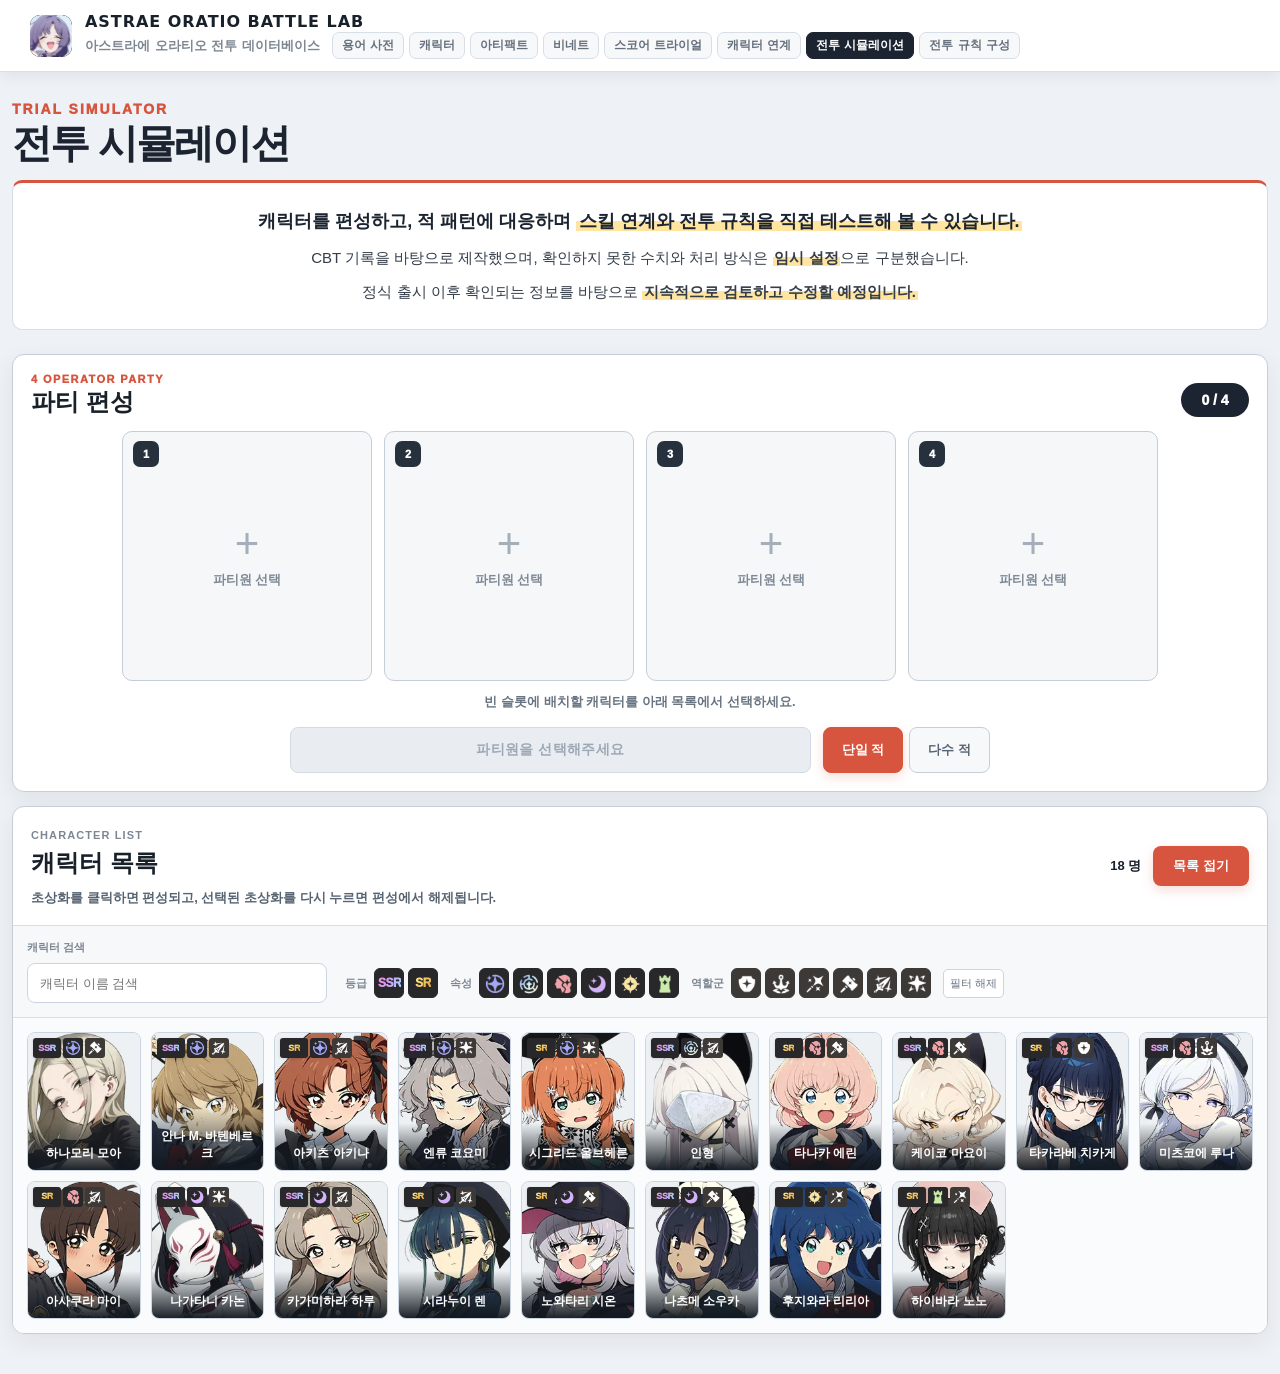
<file: combat.html>
<!doctype html>
<html lang="ko"><head><meta charset="utf-8"><meta name="viewport" content="width=device-width,initial-scale=1"><title>아스트라에 오라티오 · 전투 체험</title><link rel="stylesheet" href="combat.css?v=150-counter-domain"><link rel="preload" as="image" href="assets/combat/enemy-attack-normalized.svg"><link rel="preload" as="image" href="assets/combat/ally-attack-still.png"><link rel="preload" as="image" href="assets/combat/domains/18_nono_domain.png"><link rel="preload" as="image" href="assets/combat/domains/17_liria_domain.png"><link rel="preload" as="image" href="assets/combat/domains/12_canon_domain.png"><link rel="preload" as="image" href="assets/combat/domains/02_anna_domain.png"><link rel="preload" as="image" href="assets/combat/domains/03_koyomi_domain.png"><link rel="preload" as="image" href="assets/combat/domains/15_ren_domain.png"><link rel="preload" as="image" href="assets/combat/domains/06_doll_domain.png"><link rel="preload" as="image" href="assets/combat/domains/01_moa_domain.png"><link rel="preload" as="image" href="assets/combat/domains/11_chikage_domain.png"><link rel="preload" as="image" href="assets/combat/domains/05_akina_domain.png"><link rel="preload" as="image" href="assets/combat/domains/14_haru_domain.png"><link rel="preload" as="image" href="assets/combat/domains/13_souka_domain.png"><link rel="preload" as="image" href="assets/combat/domains/08_luna_domain.png"><link rel="preload" as="image" href="assets/combat/domains/16_shion_domain.png"><link rel="preload" as="image" href="assets/combat/domains/10_mai_domain.png"><link rel="preload" as="image" href="assets/combat/domains/09_erin_domain.png"><link rel="preload" as="image" href="assets/combat/domains/07_mayoi_domain.png"><link rel="preload" as="image" href="assets/combat/domains/04_sigrid_domain.png"><link rel="preload" as="image" href="assets/combat/battle-bg.png"><style>.lab-brand-mark,.loading-mark{overflow:hidden;padding:0!important}.lab-brand-mark>img,.loading-mark>img{display:block;width:100%;height:100%;object-fit:cover;object-position:center;border-radius:inherit}</style>
<style>
.combat-rule-summary{margin:20px 0 0;border-top:1px solid #d8dee6;padding-top:18px;color:#343d48;font-size:14px;line-height:1.7;word-break:keep-all;overflow-wrap:break-word}
.combat-rule-summary .rule-summary-heading{display:flex;align-items:center;justify-content:space-between;gap:10px;padding:0 0 14px;margin:0;border:0;background:none}
.combat-rule-summary h3{margin:0;color:#1b2430;font-size:17px}.combat-rule-summary .rule-summary-heading>span{font-size:12px;color:#6f7b89}
.combat-rule-summary .rule-summary-grid{display:grid;grid-template-columns:repeat(2,minmax(0,1fr));gap:14px}
.combat-rule-summary .rule-block{border:1px solid #d8dee6;border-radius:8px;background:#fff;overflow:hidden;padding:16px;min-width:0}
.combat-rule-summary .rule-wide{grid-column:1/-1}.combat-rule-summary h4{display:flex;align-items:center;gap:8px;font-size:15px;color:#1b2430;margin:0 0 10px;padding-bottom:10px;border-bottom:1px solid #e3e7ed}
.combat-rule-summary .rule-temp{display:inline-block;vertical-align:middle;border-radius:4px;background:#fff0df;color:#95571e;padding:1px 5px;font-size:11px;font-weight:750;white-space:nowrap}
.combat-rule-summary dl{margin:0}.combat-rule-summary .rule-line{display:grid;grid-template-columns:116px minmax(0,1fr);gap:10px;padding:9px 0;border-bottom:1px solid #edf0f3}
.combat-rule-summary .rule-line:last-child{border-bottom:0;padding-bottom:0}.combat-rule-summary dt{font-weight:700;color:#5c6876}.combat-rule-summary dd{margin:0}.combat-rule-summary b{color:#1b2430}
.combat-rule-summary table{border-collapse:collapse;width:100%;font-size:14px;font-variant-numeric:tabular-nums}
.combat-rule-summary th,.combat-rule-summary td{padding:7px 8px;border-bottom:1px solid #e3e7ed;text-align:right}
.combat-rule-summary th:first-child{text-align:left}.combat-rule-summary thead{background:#f3f5f8;color:#657180;font-size:12px}
.combat-rule-summary tbody th{font-weight:600}.combat-rule-summary .parry-row{background:#fffaf0}
.combat-rule-summary .pattern-dot{display:inline-block;width:8px;height:8px;border-radius:50%;margin-right:6px}
.combat-rule-summary .blue{background:#458ac6}.combat-rule-summary .yellow{background:#d6a62a}.combat-rule-summary .red{background:#d7553e}.combat-rule-summary .purple{background:#9964bf}
.combat-rule-summary .rule-caption{font-size:12px;color:#6f7b89;margin:5px 0 9px}
.combat-rule-summary .rule-formula{margin:0;padding:12px 14px;background:#f3f5f8;border-radius:5px;line-height:1.9}
.combat-rule-summary ul{padding-left:20px;margin:12px 0 0}.combat-rule-summary li+li{margin-top:5px}
@media(max-width:720px){.combat-rule-summary .rule-summary-grid{grid-template-columns:1fr}.combat-rule-summary .rule-summary-heading{align-items:flex-start;flex-direction:column;gap:3px}.combat-rule-summary .rule-line{grid-template-columns:100px minmax(0,1fr)}.combat-rule-summary .rule-block{padding:13px}}
</style>
<style>
#battle-controls .settings{grid-template-columns:repeat(2,minmax(0,1fr))}
#battle-controls .combat-rule-summary{box-sizing:border-box;width:100%;max-width:100%;min-width:0;margin:0;padding:20px;border-top:1px solid #d8dee6}
#battle-controls .combat-rule-summary .rule-summary-grid{display:grid;grid-template-columns:repeat(2,minmax(0,1fr));gap:14px;min-width:0}
#battle-controls .combat-rule-summary .rule-block{box-sizing:border-box;min-width:0;max-width:100%;overflow:visible}
#battle-controls .combat-rule-summary .rule-summary-heading{flex-wrap:wrap;min-width:0}
#battle-controls .combat-rule-summary .rule-line{grid-template-columns:minmax(90px,28%) minmax(0,1fr)}
#battle-controls .combat-rule-summary dd,#battle-controls .combat-rule-summary dt{min-width:0;white-space:normal;overflow-wrap:anywhere}
#battle-controls .combat-rule-summary table{table-layout:fixed;min-width:0;max-width:100%;width:100%}
#battle-controls .combat-rule-summary th:first-child{width:54%}
#battle-controls .combat-rule-summary th,#battle-controls .combat-rule-summary td{white-space:normal;overflow-wrap:anywhere}
#battle-controls .combat-rule-summary .rule-formula{white-space:normal;overflow-wrap:anywhere;color:#343d48}
@media(max-width:700px){#battle-controls .settings{grid-template-columns:1fr}#battle-controls .combat-rule-summary{padding:14px}#battle-controls .combat-rule-summary .rule-summary-grid{grid-template-columns:minmax(0,1fr)}}
@media(max-width:380px){#battle-controls .combat-rule-summary .rule-line{grid-template-columns:minmax(0,1fr);gap:3px}}
</style><style>
/* Share the battle coordinate system with pause, including viewport scaling. */
#battle #open-party-skills{left:80px;right:auto;top:36px;bottom:auto;width:124px;height:40px;min-width:0;min-height:0;padding:0 12px;transform:none;margin:0;display:flex;flex-direction:row;align-items:center;justify-content:center;gap:0;border-radius:6px;font-size:16px;line-height:1;letter-spacing:.3px;white-space:nowrap}
</style><style>
.trial-page-heading{margin:12px 0 24px;color:#1b2430;word-break:keep-all}
.trial-page-heading .trial-eyebrow{color:#d7553e;font-size:14px;font-weight:950;letter-spacing:.14em}
.trial-page-heading h1{margin:4px 0 16px;font-size:40px;font-weight:700;line-height:42px;letter-spacing:-.045em}
.trial-page-heading .trial-page-description{padding:16px 20px;border:1px solid #d8dee6;border-radius:9px;background:#fff;font-size:15px;line-height:1.8;color:#657180}
.trial-page-heading .trial-page-description p{margin:0}.trial-page-heading .trial-page-description p+p{margin-top:4px}
.trial-page-heading strong{color:#1b2430;font-weight:750;background:linear-gradient(transparent 65%,#ffedb0 65%)}
@media(max-width:760px){.trial-page-heading h1{font-size:34px}.trial-page-heading .trial-page-description{padding:14px;font-size:14px}}
</style><style>
/* Page copy must stay in normal flow, separate from the battle intro overlay. */
#selection-screen>.trial-page-heading{position:static;inset:auto;display:block;width:100%;height:auto;min-height:0;z-index:auto;text-align:left}
#selection-screen .trial-page-description{position:static;inset:auto;display:block;width:100%;height:auto;min-height:0;z-index:auto;transform:none;animation:none;pointer-events:auto;text-align:left}
#selection-screen .trial-page-description p{position:static;display:block;height:auto;min-height:0;margin:0;line-height:1.8}
#selection-screen .trial-page-description p+p{margin-top:4px}
</style>
<style>
/* Match the centered introduction box on the combat rules page. */
#selection-screen .trial-page-description{box-sizing:border-box;text-align:center;padding:16px 24px;border:1px solid #d8dee6;border-top:3px solid #d7553e;border-radius:10px;background:#fff;margin-bottom:18px;color:#343d48}
#selection-screen .trial-page-description p{font-size:15px;line-height:1.85;word-break:keep-all;overflow-wrap:break-word;margin:7px auto;max-width:1000px;text-align:center}
#selection-screen .trial-page-description p+p{margin-top:7px}
#selection-screen .trial-page-description p:first-child{font-size:18px;font-weight:700;line-height:1.7;color:#1b2430}
#selection-screen .trial-page-description strong{background:linear-gradient(transparent 48%,#ffe5a0 48%);color:inherit;padding:0 .12em;box-decoration-break:clone;-webkit-box-decoration-break:clone;font-weight:800}
@media(max-width:760px){#selection-screen .trial-page-description{padding:13px 16px}#selection-screen .trial-page-description p{font-size:14px}#selection-screen .trial-page-description p:first-child{font-size:16px}}
</style>
</head>
<body><audio id="battle-bgm" src="assets/combat/audio/battle-bgm.mp3" preload="auto" loop></audio><audio id="trial-sound" src="assets/combat/audio/trial-commenced.mp3" preload="auto"></audio><header class="lab-topbar">
<div class="lab-brand">
<a aria-label="Astrae Oratio Battle Lab 캐릭터 페이지" class="lab-brand-mark" href="characters.html"><img src="assets/site-brand-portrait.jpg" alt="" width="46" height="46" fetchpriority="high"></a>
<div class="lab-brand-copy">
<a class="lab-brand-title" href="characters.html"><strong>ASTRAE ORATIO BATTLE LAB</strong></a>
<div class="lab-brand-lower">
<small>아스트라에 오라티오 전투 데이터베이스</small>
<nav aria-label="페이지 이동" class="lab-site-nav"><a href="glossary.html">용어 사전</a><a href="characters.html">캐릭터</a><a href="artifacts.html">아티팩트</a><a href="vignettes.html">비네트</a><a href="score-trial.html">스코어 트라이얼</a><a href="character-partners.html?v=nav-20261025">캐릭터 연계</a><a aria-current="page" class="active" href="combat.html">전투 시뮬레이션</a><a href="combat-rules.html">전투 규칙 구성</a></nav>
</div>
</div>
</div>
</header><main><section id="selection-screen" class="selection-screen"><header class="trial-page-heading"><span class="trial-eyebrow">TRIAL SIMULATOR</span><h1>전투 시뮬레이션</h1><div class="trial-page-description"><p>캐릭터를 편성하고, 적 패턴에 대응하며 <strong>스킬 연계와 전투 규칙을 직접 테스트해 볼 수 있습니다.</strong></p><p>CBT 기록을 바탕으로 제작했으며, 확인하지 못한 수치와 처리 방식은 <strong>임시 설정</strong>으로 구분했습니다.</p><p>정식 출시 이후 확인되는 정보를 바탕으로 <strong>지속적으로 검토하고 수정할 예정입니다.</strong></p></div></header><section class="formation" id="formation"><div class="formation-heading"><div><small>4 OPERATOR PARTY</small><h2>파티 편성</h2></div><span id="formation-count">0 / 4</span></div><div id="formation-slots" class="formation-slots"></div><p id="formation-note">빈 슬롯에 배치할 캐릭터를 아래 목록에서 선택하세요.</p><div class="battle-start-row"><button id="start" class="battle-start" disabled>파티원을 선택해주세요</button><div class="enemy-mode" role="group" aria-label="적 구성"><button id="enemy-mode-1" type="button" aria-pressed="true">단일 적</button><button id="enemy-mode-3" type="button" aria-pressed="false">다수 적</button></div></div></section><section class="character-panel"><div class="character-panel-heading"><div><small>CHARACTER LIST</small><h2>캐릭터 목록</h2><p>초상화를 클릭하면 편성되고, 선택된 초상화를 다시 누르면 편성에서 해제됩니다.</p></div><div class="list-actions"><b id="roster-count">18 명</b><button id="collapse-list" aria-expanded="true">목록 접기</button></div></div><div id="character-list-body"><div class="character-search"><label for="character-search">캐릭터 검색</label><input id="character-search" placeholder="캐릭터 이름 검색" type="search"><div class="roster-filters"><div class="filter-group"><span>등급</span><button type="button" id="filter-rarity-SSR" title="등급 · SSR" aria-label="등급 · SSR" aria-pressed="false"><b>SSR</b></button><button type="button" id="filter-rarity-SR" title="등급 · SR" aria-label="등급 · SR" aria-pressed="false"><b>SR</b></button></div><div class="filter-group"><span>속성</span><button type="button" id="filter-element-caelum" title="속성 · 카에룸" aria-label="속성 · 카에룸" aria-pressed="false"><img src="assets/combat/caelum.png" alt="카에룸"></button><button type="button" id="filter-element-chaos" title="속성 · 카오스" aria-label="속성 · 카오스" aria-pressed="false"><img src="assets/combat/chaos.png" alt="카오스"></button><button type="button" id="filter-element-homines" title="속성 · 호미네스" aria-label="속성 · 호미네스" aria-pressed="false"><img src="assets/combat/homines.png" alt="호미네스"></button><button type="button" id="filter-element-nox" title="속성 · 녹스" aria-label="속성 · 녹스" aria-pressed="false"><img src="assets/combat/nox.png" alt="녹스"></button><button type="button" id="filter-element-lux" title="속성 · 룩스" aria-label="속성 · 룩스" aria-pressed="false"><img src="assets/combat/lux.png" alt="룩스"></button><button type="button" id="filter-element-terra" title="속성 · 테라" aria-label="속성 · 테라" aria-pressed="false"><img src="assets/combat/terra.png" alt="테라"></button></div><div class="filter-group"><span>역할군</span><button type="button" id="filter-role-defender" title="역할군 · 디펜더" aria-label="역할군 · 디펜더" aria-pressed="false"><img src="assets/combat/defender.png" alt="디펜더"></button><button type="button" id="filter-role-anchor" title="역할군 · 앵커" aria-label="역할군 · 앵커" aria-pressed="false"><img src="assets/combat/anchor.png" alt="앵커"></button><button type="button" id="filter-role-supporter" title="역할군 · 서포터" aria-label="역할군 · 서포터" aria-pressed="false"><img src="assets/combat/supporter.png" alt="서포터"></button><button type="button" id="filter-role-breaker" title="역할군 · 브레이커" aria-label="역할군 · 브레이커" aria-pressed="false"><img src="assets/combat/breaker.png" alt="브레이커"></button><button type="button" id="filter-role-attacker" title="역할군 · 어태커" aria-label="역할군 · 어태커" aria-pressed="false"><img src="assets/combat/attacker.png" alt="어태커"></button><button type="button" id="filter-role-sweeper" title="역할군 · 스위퍼" aria-label="역할군 · 스위퍼" aria-pressed="false"><img src="assets/combat/sweeper.png" alt="스위퍼"></button></div><button id="clear-filters" type="button">필터 해제</button></div></div><div id="roster-grid" class="roster-grid"></div><p id="empty-search" hidden>검색 결과가 없습니다.</p></div></section></section><section id="loading-screen" class="loading-screen" hidden aria-live="polite"><div class="loading-mark"><img src="assets/site-brand-portrait.jpg" alt="" width="64" height="64"></div><strong>전투 준비 중</strong><p id="scene-load-status">편성한 파티를 불러오고 있습니다.</p><button id="scene-load-retry" type="button" hidden>다시 불러오기</button><div class="loading-track"><i id="loading-progress"></i></div></section><section id="battle-screen" class="battle-screen" hidden><section id="battle-effect-strip" class="battle-effect-strip" aria-label="현재 적용 중인 효과"><div class="strip-side"><b>적 효과</b><div id="enemy-effect-list"></div></div><div class="strip-side"><b>아군 효과</b><div id="ally-effect-list"></div></div></section><div class="viewport" id="viewport"><button type="button" id="party-skills-shade" aria-label="스킬 정보 닫고 전투 계속하기" tabindex="-1" hidden></button><aside id="party-skills-panel" hidden role="dialog" aria-modal="true" aria-label="파티 캐릭터 스킬"><button id="close-party-skills" aria-label="스킬 정보 닫고 전투 계속하기">닫기 ×</button><iframe id="party-skills-frame" title="편성 캐릭터 스킬 설명"></iframe></aside><section id="battle" class="battle" aria-label="CBT 전투 체험">
<div id="scene" class="scene"><div class="background"></div><div class="shadow ally-shadow"></div><div class="shadow enemy-shadow"></div>
<img class="actor ally" id="ally" src="assets/combat/ally-dummy.png" alt="아군 더미"><img class="actor enemy" id="enemy" src="assets/combat/enemy-dummy.png" alt="적 목각 인형"><img class="enemy-attack-layer" id="enemy-attack" src="assets/combat/enemy-attack-normalized.svg" alt="적 공격" hidden><div id="enemy-death-fx" class="death-fx enemy-death-fx" aria-hidden="true"><i></i><i></i><i></i><b></b></div><div id="death-fx" class="death-fx" aria-hidden="true"><i></i><i></i><i></i><b></b></div><div id="aura" class="aura"></div><div id="hit" class="hit"></div><div id="projectile-fx" class="projectile-fx" aria-hidden="true"></div>
<img id="nono-buff-one" class="nono-buff-sprite buff-one" src="assets/combat/nono-buff1.png" alt="노노 차지 1단계" hidden><img id="nono-buff-two" class="nono-buff-sprite buff-two" src="assets/combat/nono-buff2.png" alt="노노 버프" hidden><div id="damage-layer" class="damage-layer"></div><div id="ultimate-impact" class="ultimate-impact" hidden aria-hidden="true"><img id="ultimate-impact-image" alt="" decoding="async"><img id="ultimate-impact-image-next" alt="" decoding="async" hidden></div><div class="clash-light"></div><div class="clash-ring"></div></div><header class="enemy-hud"><div class="enemy-face"><img src="assets/combat/mannequin-face.png" alt=""></div><div class="enemy-title"><span id="enemy-name">마네킹</span><div class="weakness"><img src="assets/combat/chaos.png" alt="카오스"><img src="assets/combat/nox.png" alt="녹스"><img src="assets/combat/terra.png" alt="테라"></div></div><div class="hp"><i id="enemy-hp"></i><span id="enemy-hp-text"></span><b>×1</b></div><div class="hp-under" aria-label="브레이크 게이지"><i id="enemy-bp"></i></div><span id="break-label" class="break-label" hidden>BREAK</span><div id="enemy-effects" class="enemy-effects" aria-live="polite"></div></header>
<div id="reserve-damage-layer" aria-hidden="true"></div><aside id="enemy-reserves" class="enemy-reserves" aria-label="대기 적" hidden></aside><div class="timeline" id="timeline"><div class="queue" id="queue"></div><div class="dots"></div><img id="runner" class="runner" src="assets/combat/intent-normal.svg" alt="일반 스킬"><span class="judgment">✦</span></div>
<div class="phase" id="phase-wrap"><b id="round">1R</b><strong id="phase">ACTION</strong></div>
<div class="counter" id="counter" hidden><strong id="grade" class="grade" hidden></strong><div class="counter-anchor"><img src="assets/combat/button-counter.svg" alt=""></div><div class="counter-track"><div id="purple-range"></div><div id="safe-range"></div><i id="pointer"></i></div></div>
<div id="domain-bars" class="domain-bars" hidden></div><div id="party" class="party"></div><div class="ap"><div id="stars" class="stars"></div><div class="ap-circle"><span>AP</span><b id="ap-value">4</b></div></div>
<div id="ally-break-banner" class="break-banner" hidden aria-live="polite"><span>BREAK</span></div><div id="break-banner" class="break-banner" hidden aria-live="polite"><span>BREAK</span></div><div class="commands"><button class="command ultimate" id="ultimate" aria-label="궁극기 · E" title="궁극기 [E]"><svg class="ap-cost-star" viewBox="0 0 40 40" aria-hidden="true"><path d="M20 2L25.5 14.5L38 20L25.5 25.5L20 38L14.5 25.5L2 20L14.5 14.5Z" fill="#fff0ad" stroke="#29232a" stroke-width="1.8"/></svg><img class="ultimate-base" src="assets/combat/button-ultimate.svg" alt=""><img id="ultimate-character-icon" class="ultimate-character-icon" alt="" hidden><span class="queue-orbit" aria-hidden="true"><i></i></span></button><button class="command skill" id="skill" aria-label="전투 스킬 · W" title="전투 스킬 [W]"><svg class="ap-cost-star" viewBox="0 0 40 40" aria-hidden="true"><path d="M20 2L25.5 14.5L38 20L25.5 25.5L20 38L14.5 25.5L2 20L14.5 14.5Z" fill="#fff0ad" stroke="#29232a" stroke-width="1.8"/></svg><svg id="skill-extra-cost" style="display:none" class="ap-cost-star extra-cost" viewBox="0 0 40 40" aria-hidden="true"><path d="M20 2L25.5 14.5L38 20L25.5 25.5L20 38L14.5 25.5L2 20L14.5 14.5Z" fill="#f5d37e"/></svg><img src="assets/combat/button-skill.svg" alt=""><span id="skill-stages" class="skill-stages"></span><svg id="charge-arc" class="charge-arc" viewBox="0 0 120 120" aria-hidden="true"><path class="charge-bed" d="M 4.56 80.18 A 59 59 0 0 1 60 1 L 60 15 A 45 45 0 0 0 17.71 75.39 Z"/><path id="charge-fill" d="" style="display:none"/><path class="charge-divider" d="M 11.67 26.16 L 23.14 34.19"/><path class="charge-cap" d="M 4.56 80.18 L 17.71 75.39 M 60 1 L 60 15"/></svg><span id="skill-ct" class="skill-ct" hidden><span class="ct-group"><svg class="ct-hourglass" viewBox="0 0 24 32" aria-hidden="true"><path fill="#fff" d="M2 1H22V5L15 15V17L22 27V31H2V27L9 17V15L2 5ZM6 27H18L12 20Z" fill-rule="evenodd"/></svg><b id="skill-ct-value"></b></span></span><span class="queue-orbit" aria-hidden="true"><i></i></span></button><button class="command attack" id="attack" aria-label="일반 스킬 · Q" title="일반 스킬 [Q]"><svg class="ap-cost-star" viewBox="0 0 40 40" aria-hidden="true"><path d="M20 2L25.5 14.5L38 20L25.5 25.5L20 38L14.5 25.5L2 20L14.5 14.5Z" fill="#fff0ad" stroke="#29232a" stroke-width="1.8"/></svg><img src="assets/combat/button-attack.svg" alt=""><span class="queue-orbit" aria-hidden="true"><i></i></span></button><button class="command counter-button" id="counter-button" aria-label="카운터 · Space" title="카운터 [Space]"><svg class="ap-cost-star" viewBox="0 0 40 40" aria-hidden="true"><path d="M20 2L25.5 14.5L38 20L25.5 25.5L20 38L14.5 25.5L2 20L14.5 14.5Z" fill="#fff0ad" stroke="#29232a" stroke-width="1.8"/></svg><img src="assets/combat/button-counter.svg" alt=""><span class="queue-orbit" aria-hidden="true"><i></i></span></button></div>
<div id="domain-cut-in" class="domain-cut-in" hidden role="status" aria-live="polite"><img id="domain-cut-in-image" alt=""></div><div class="trial-intro" id="trial-intro" hidden><img src="assets/combat/trial-logo.png" alt="TRIAL COMMENCED"></div><div id="engage-damage" class="engage-damage" hidden><i></i><b id="engage-damage-value">0</b><em>Damage</em></div><div id="ultimate-movie" class="ultimate-movie" hidden><video id="ultimate-video" playsinline preload="metadata" aria-label="궁극기 영상"></video></div><button id="open-party-skills" class="skill-info-button" aria-label="캐릭터 스킬 정보" aria-expanded="false" aria-controls="party-skills-panel" hidden><span>SKILL INFO</span></button><button id="pause-button" class="pause-button" aria-label="일시정지"><i></i><i></i></button><div id="pause-overlay" class="result pause-overlay" hidden role="dialog" aria-modal="true" aria-labelledby="pause-title"><strong id="pause-title">일시 정지</strong><div class="pause-menu"><div class="pause-actions"><button id="resume">계속하기</button><button id="pause-restart">재시작</button></div><button id="reform-party">파티 재편성</button></div></div><div id="victory-logo" class="victory-logo" hidden><img src="assets/combat/trial-concluded.png" alt="TRIAL CONCLUDED"></div><div id="victory-screen" class="victory-screen" hidden><video id="victory-video" playsinline preload="metadata" aria-label="캐릭터 승리 영상"></video><span id="victory-skip-hint">화면을 두 번 터치하면 건너뜁니다</span></div><div id="victory-fade" class="victory-fade" hidden></div><div class="result" id="result" hidden><strong id="result-text"></strong><div class="result-actions"><button id="restart">재시작</button><button id="result-reform">파티 재편성</button></div></div>
</section></div>
<div class="controls" id="battle-controls">
<div class="battle-tools"><button id="reset">← 파티 편성</button><button id="end" disabled>내 행동 종료 <kbd>Enter</kbd></button><span>남은 AP를 사용하거나 행동을 종료하세요.</span></div>
<section class="battle-overview" aria-label="현재 전투 상태"><span class="eyebrow">현재 전투</span><output id="status" aria-live="polite">전투 시작을 눌러주세요.</output><div id="character-resource"></div><div id="reservation" aria-live="polite"></div></section>
<div class="lab-columns"><section class="lab-panel record-panel"><header><span class="eyebrow">BATTLE LOG</span><h2>전투 기록</h2><p>라운드별 아군·적 행동과 효과 변화를 확인하세요.</p></header><div class="record-history-title">행동 · 효과 변화 기록 <small>최신순</small></div><div class="log-legend"><span class="log-badge side-ally">아군 행동</span><span class="log-badge side-enemy">적 행동</span><span class="log-badge side-effect">효과 변화</span><span class="log-badge side-system">진행</span></div><ol id="log" aria-label="최근 전투 기록"></ol></section><section class="lab-panel"><header><span class="eyebrow">SIMULATION</span><h2>전투 설정</h2><p>상대할 패턴과 시험 조건을 선택하세요.</p></header><div class="settings">
<label class="field"><b>적 공격 패턴</b><select id="pattern"><option value="random" selected>무작위 패턴</option><option value="cycle">4종 순서대로</option><option value="normal">파랑 · 일반 스킬</option><option value="counter">노랑 · 카운터</option><option value="unavoidable">빨강 · 대응 불가</option><option value="assault">보라 · 강습 공격</option></select><small>특정 패턴의 대응을 연습할 수 있습니다.</small></label>
<label class="field"><b>마력 개방 중첩</b><select id="nodes"><option value="0">0중첩</option><option value="1">1중첩</option><option value="2">2중첩</option><option value="3">3중첩</option><option value="4">4중첩</option></select><small>2중첩마다 기본 AP +1 · 최대 +2</small></label>
</div>
<section class="combat-rule-summary" aria-labelledby="combat-rule-title">
<header class="rule-summary-heading"><h3 id="combat-rule-title">시뮬레이션 적용 기준</h3><span>임시 수치는 정식 출시 이후 검토 예정</span></header>
<div class="rule-summary-grid">
<section class="rule-block"><h4>기본 피해 · 치명타</h4><dl>
<div class="rule-line"><dt>스킬 계수 <span class="rule-temp">임시</span></dt><dd><b>100% = 피해 1</b></dd></div>
<div class="rule-line"><dt>일반 스킬 <span class="rule-temp">임시</span></dt><dd>기본 피해 <b>2</b></dd></div>
<div class="rule-line"><dt>브레이크 게이지 <span class="rule-temp">임시</span></dt><dd>적 BP <b>200</b> · 아군 BP <b>100</b></dd></div>
<div class="rule-line"><dt>치명타 <span class="rule-temp">임시</span></dt><dd>아군·적 확률 <b>25%</b> · 피해 <b>200%</b></dd></div>
</dl></section>
<section class="rule-block"><h4>적 패턴별 피해 <span class="rule-temp">임시</span></h4><p class="rule-caption">HP / BP 기준값 · 보정 적용 전</p><table><thead><tr><th scope="col">공격 패턴</th><th scope="col">HP 피해</th><th scope="col">BP 피해</th></tr></thead><tbody>
<tr><th scope="row"><i class="pattern-dot blue"></i>파랑 · 일반 스킬</th><td>650</td><td>20</td></tr>
<tr><th scope="row"><i class="pattern-dot yellow"></i>노랑 · 카운터</th><td>850</td><td>35</td></tr>
<tr><th scope="row"><i class="pattern-dot red"></i>빨강 · 대응 불가</th><td>750</td><td>25</td></tr>
<tr><th scope="row"><i class="pattern-dot purple"></i>보라 · 강습</th><td>1,000</td><td>40</td></tr>
<tr class="parry-row"><th scope="row">노랑 PERFECT</th><td>85</td><td>4</td></tr>
<tr class="parry-row"><th scope="row">노랑 GOOD</th><td>255</td><td>11</td></tr>
</tbody></table><p class="rule-caption">PERFECT는 기준 HP·BP 피해의 10%, GOOD은 30%를 받습니다. BP는 반올림합니다. 위 수치는 방어·저주·치명타 적용 전의 임시 기준입니다.</p></section>
<section class="rule-block rule-wide"><h4>HP 피해 계산 · 보호막 <span class="rule-temp">임시</span></h4><p class="rule-formula"><b>HP 피해</b> = 패턴 피해 × 패링 보정 ÷ (1 + 방어력 증가율) × 받는 피해 감소 보정 × 저주 보정</p><ul><li>적 치명타가 발생하면 HP 피해에 <b>2배</b>를 적용합니다.</li><li>보호막은 <b>최종 HP 피해부터 흡수</b>합니다.</li><li>방어력·보호막은 <b>BP 피해에 적용하지 않습니다.</b></li></ul></section>
<section class="rule-block"><h4>아군 BREAK · 복귀</h4><dl>
<div class="rule-line"><dt>BP 회복</dt><dd>자연 회복 없음 · BREAK 중 <b>BP 0</b> 유지<br>복귀 시 전부 회복</dd></div>
<div class="rule-line"><dt>행동 제한</dt><dd>현재 라운드의 남은 행동과 <b>다음 라운드 행동 불가</b></dd></div>
<div class="rule-line"><dt>캐릭터 교체</dt><dd>다른 아군으로 교체 가능 · <b>AP 1 소모</b></dd></div>
</dl></section>
<section class="rule-block"><h4>AP 지급 · 스킬 사용</h4><dl>
<div class="rule-line"><dt>ACTION 기본 AP</dt><dd><b>생존 파티원 수</b>만큼 지급</dd></div>
<div class="rule-line"><dt>적 BREAK 보상</dt><dd>다음 ACTION에 <b>AP +2</b></dd></div>
<div class="rule-line"><dt>카운터</dt><dd>입력 시 <b>AP 1</b> · 성공 후 자동 일반 스킬은 <b>AP 추가 소모 없음</b></dd></div>
<div class="rule-line"><dt>궁극기 <span class="rule-temp">임시</span></dt><dd>US 충전량 미확정으로 US 사용 제한 제외<br><b>AP·CT·행동 가능 상태</b> 적용</dd></div>
</dl></section></div></section><p class="lab-note">브레이크 시 다음 ACTION에 AP +2가 자동 지급됩니다. 기본 능력치·BP 피해는 시험값입니다. 타격력은 HP 피해가 아닌 브레이크 감소에 적용됩니다.</p></section>
</div>
<details class="battle-help"><summary>조작법과 진행 규칙</summary><div class="help-content"><div class="key-guide"><span><kbd>Q</kbd> 일반 스킬</span><span><kbd>W</kbd> 전투 스킬 · 길게 눌러 차지</span><span><kbd>E</kbd> 궁극기</span><span><kbd>Space</kbd> 카운터</span><span><kbd>1–4</kbd> 캐릭터 교체</span><span><kbd>Enter</kbd> 내 행동 종료</span></div><ul><li>기본 AP는 생존 캐릭터 1명당 1입니다.</li><li>공격 중 누른 행동은 남은 AP 범위에서 순서대로 예약됩니다.</li><li>ENGAGE와 브레이크 대기 ACTION은 1.5초간 입력이 없으면 다음 라운드로 넘어갑니다. 차지·공격·예약 처리 중에는 대기 시간을 차감하지 않습니다.</li></ul></div></details></div></section></main><script src="combat.js?v=20261025-domain-patterns"></script></body></html>
</file>
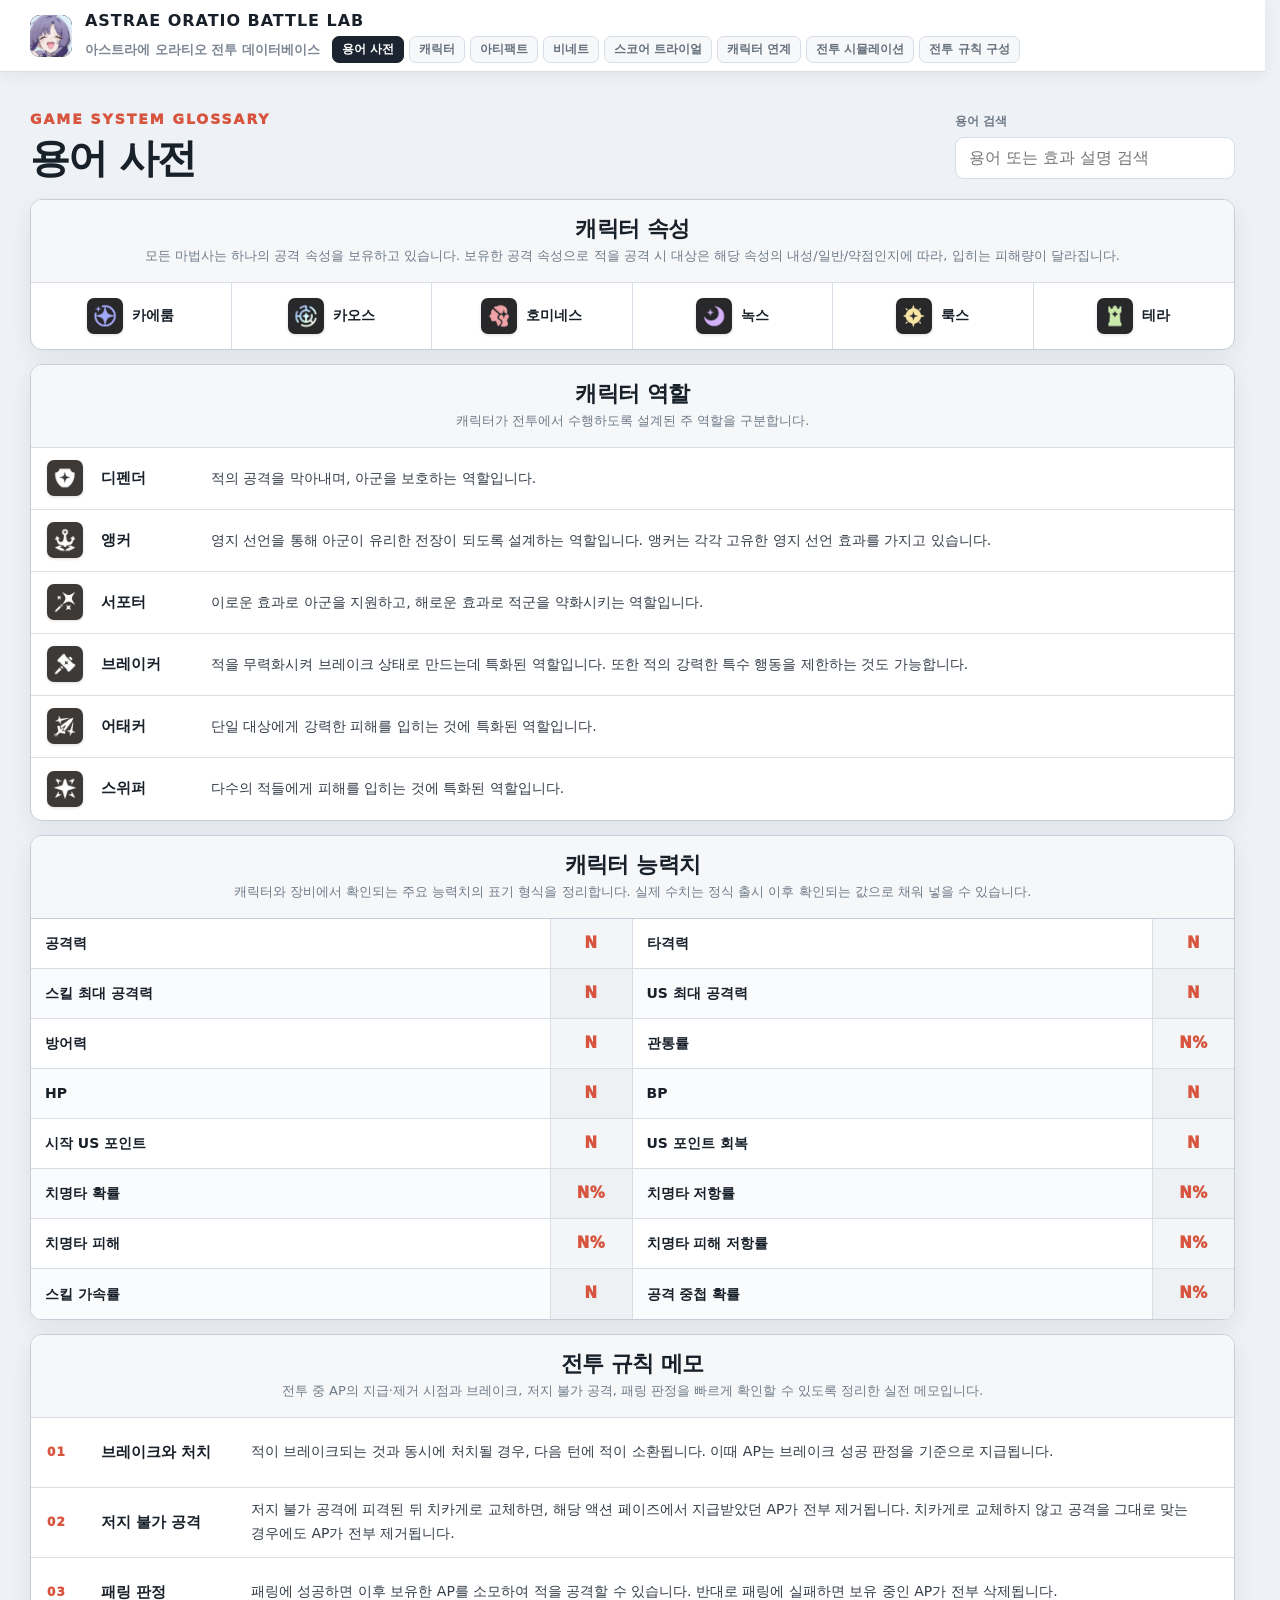
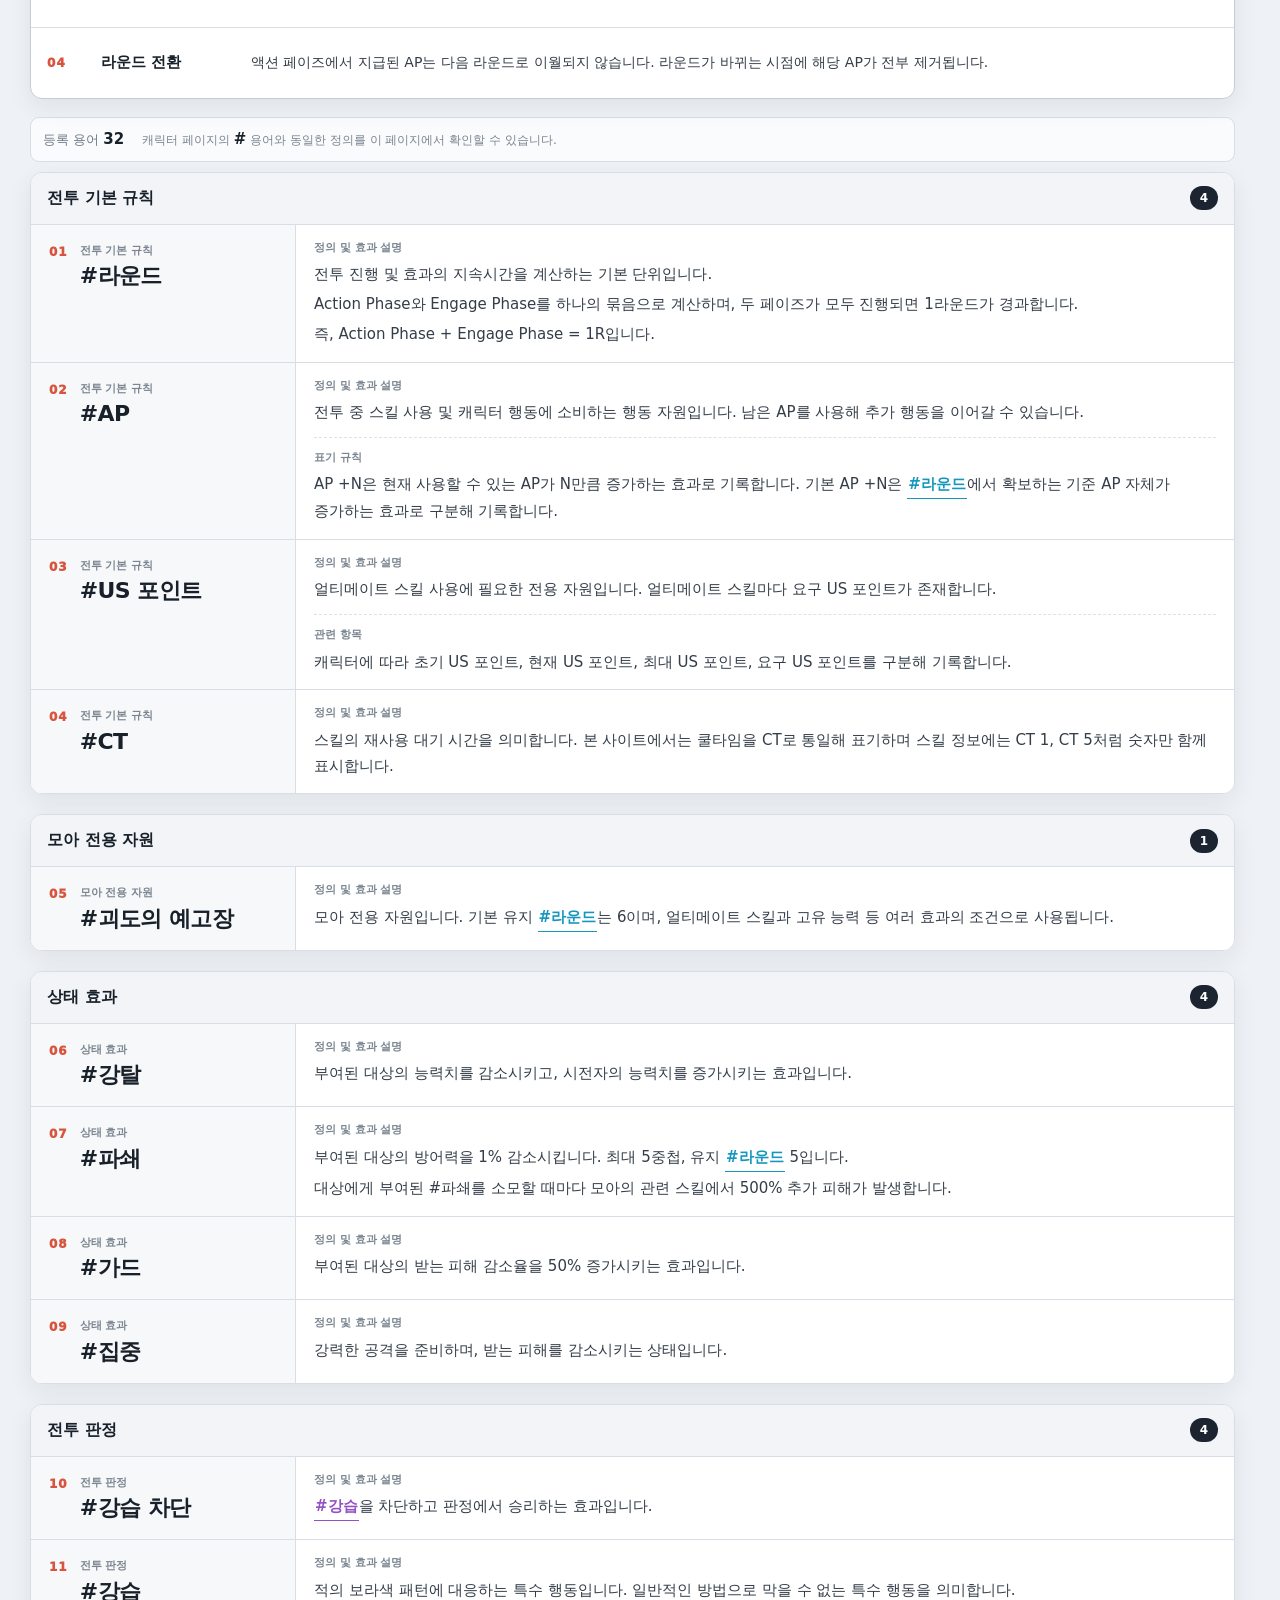
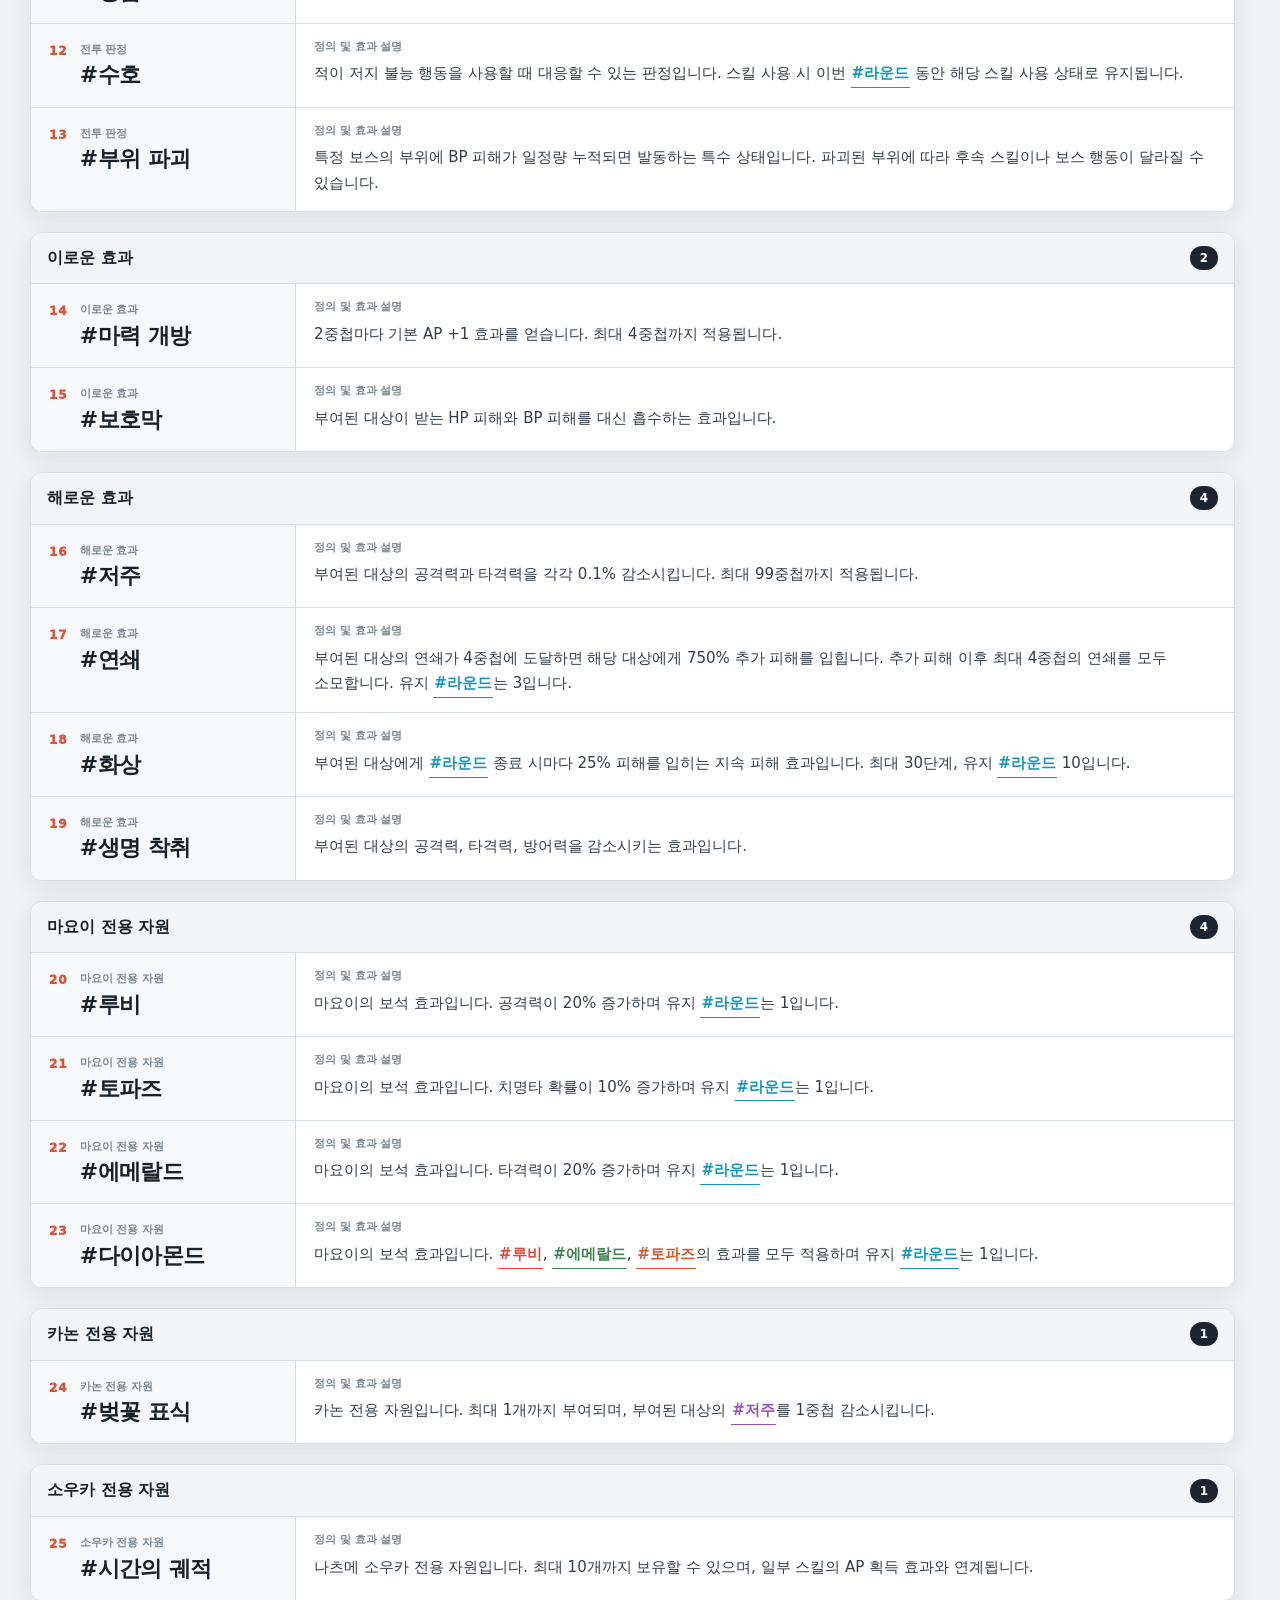
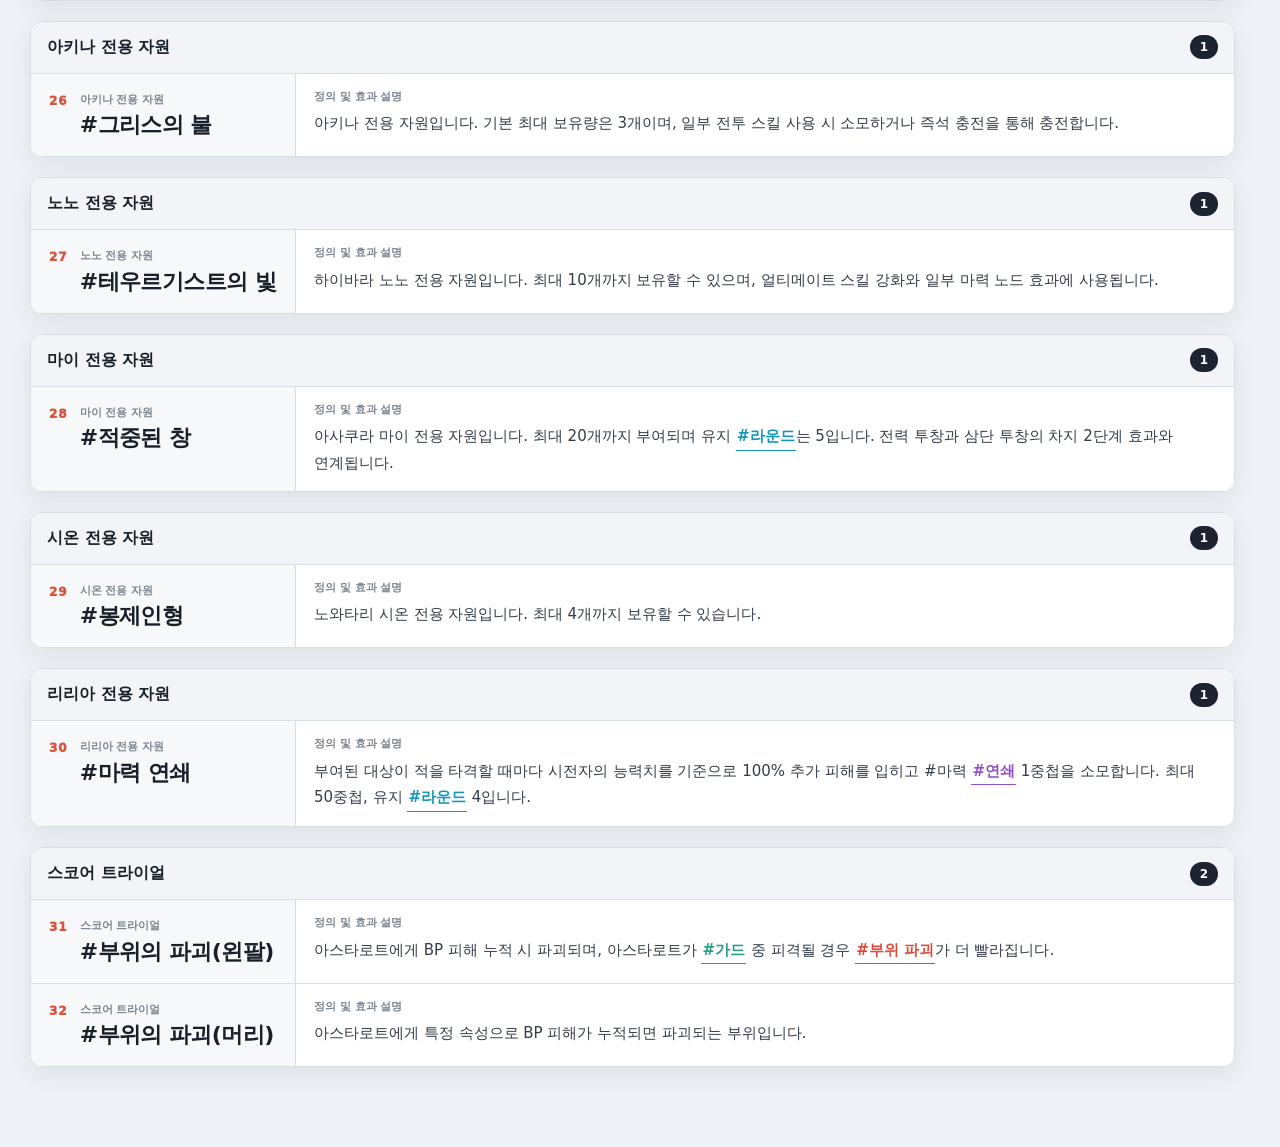
<file: glossary.html>
<!DOCTYPE html>

<html lang="ko">
<head>
<meta charset="utf-8"/>
<meta content="width=device-width, initial-scale=1" name="viewport"/>
<meta content="아스트라에 오라티오 전투 용어 사전" name="description"/>
<title>용어 사전 | Astrae Oratio Battle Lab</title>
<link href="styles.css?v=71" rel="stylesheet"/>
<style>.brand-mark{overflow:hidden;padding:0!important}.brand-mark>img{display:block;width:100%;height:100%;object-fit:cover;object-position:center;border-radius:inherit}</style>
</head>
<body>
<header class="app-topbar">
<div class="brand">
<a aria-label="Astrae Oratio Battle Lab 캐릭터 페이지" class="brand-mark" href="characters.html"><img src="assets/site-brand-portrait.jpg" alt="" width="46" height="46" fetchpriority="high"></a>
<div class="brand-copy">
<a class="brand-title" href="characters.html"><strong>ASTRAE ORATIO BATTLE LAB</strong></a>
<div class="brand-lower">
<small>아스트라에 오라티오 전투 데이터베이스</small>
<nav aria-label="페이지 이동" class="site-nav"><a aria-current="page" class="active" href="glossary.html">용어 사전</a><a href="characters.html">캐릭터</a><a href="artifacts.html">아티팩트</a><a href="vignettes.html">비네트</a><a href="score-trial.html">스코어 트라이얼</a><a href="character-partners.html?v=nav-20261025">캐릭터 연계</a><a href="combat.html">전투 시뮬레이션</a><a href="combat-rules.html">전투 규칙 구성</a></nav>
</div>
</div>
</div>
</header>
<main class="page-shell glossary-page">
<header class="page-heading glossary-page-heading">
<div class="page-heading-copy">
<span>GAME SYSTEM GLOSSARY</span>
<h1>용어 사전</h1>
</div>
<label class="search-field">
<span>용어 검색</span>
<input id="glossary-search" placeholder="용어 또는 효과 설명 검색" type="search"/>
</label>
</header><section aria-label="속성과 역할군 기본 정보" class="reference-panels" id="system-reference">
<article class="reference-panel attribute-reference">
<header class="reference-panel-heading">
<div><h2>캐릭터 속성</h2><p>모든 마법사는 하나의 공격 속성을 보유하고 있습니다. 보유한 공격 속성으로 적을 공격 시 대상은 해당 속성의 내성/일반/약점인지에 따라, 입히는 피해량이 달라집니다.</p></div>
</header>
<div class="attribute-reference-row">
<div class="reference-icon-item"><span class="reference-icon attribute-icon"><img alt="" src="assets/caelum.png"/></span><b>카에룸</b></div>
<div class="reference-icon-item"><span class="reference-icon attribute-icon"><img alt="" src="assets/chaos.png"/></span><b>카오스</b></div>
<div class="reference-icon-item"><span class="reference-icon attribute-icon"><img alt="" src="assets/homines.png"/></span><b>호미네스</b></div>
<div class="reference-icon-item"><span class="reference-icon attribute-icon"><img alt="" src="assets/nox.png"/></span><b>녹스</b></div>
<div class="reference-icon-item"><span class="reference-icon attribute-icon"><img alt="" src="assets/lux.png"/></span><b>룩스</b></div>
<div class="reference-icon-item"><span class="reference-icon attribute-icon"><img alt="" src="assets/terra.png"/></span><b>테라</b></div>
</div>
</article>
<article class="reference-panel role-reference">
<header class="reference-panel-heading">
<div><h2>캐릭터 역할</h2><p>캐릭터가 전투에서 수행하도록 설계된 주 역할을 구분합니다.</p></div>
</header>
<div class="role-reference-list">
<div class="role-reference-row"><span class="reference-icon role-icon-bg"><img alt="" src="assets/defender.png"/></span><b>디펜더</b><p>적의 공격을 막아내며, 아군을 보호하는 역할입니다.</p></div>
<div class="role-reference-row"><span class="reference-icon role-icon-bg"><img alt="" src="assets/anchor.png"/></span><b>앵커</b><p>영지 선언을 통해 아군이 유리한 전장이 되도록 설계하는 역할입니다. 앵커는 각각 고유한 영지 선언 효과를 가지고 있습니다.</p></div>
<div class="role-reference-row"><span class="reference-icon role-icon-bg"><img alt="" src="assets/supporter.png"/></span><b>서포터</b><p>이로운 효과로 아군을 지원하고, 해로운 효과로 적군을 약화시키는 역할입니다.</p></div>
<div class="role-reference-row"><span class="reference-icon role-icon-bg"><img alt="" src="assets/breaker.png"/></span><b>브레이커</b><p>적을 무력화시켜 브레이크 상태로 만드는데 특화된 역할입니다. 또한 적의 강력한 특수 행동을 제한하는 것도 가능합니다.</p></div>
<div class="role-reference-row"><span class="reference-icon role-icon-bg"><img alt="" src="assets/attacker.png"/></span><b>어태커</b><p>단일 대상에게 강력한 피해를 입히는 것에 특화된 역할입니다.</p></div>
<div class="role-reference-row"><span class="reference-icon role-icon-bg"><img alt="" src="assets/sweeper.png"/></span><b>스위퍼</b><p>다수의 적들에게 피해를 입히는 것에 특화된 역할입니다.</p></div>
</div>
</article>
<article class="reference-panel character-stats-panel">
<header class="reference-panel-heading">
<div><h2>캐릭터 능력치</h2><p>캐릭터와 장비에서 확인되는 주요 능력치의 표기 형식을 정리합니다. 실제 수치는 정식 출시 이후 확인되는 값으로 채워 넣을 수 있습니다.</p></div>
</header>
<div class="character-stat-list" role="table" aria-label="캐릭터 능력치 표기 형식">
<div class="character-stat-row" role="row"><span role="cell">공격력</span><strong role="cell">N</strong></div>
<div class="character-stat-row" role="row"><span role="cell">타격력</span><strong role="cell">N</strong></div>
<div class="character-stat-row" role="row"><span role="cell">스킬 최대 공격력</span><strong role="cell">N</strong></div>
<div class="character-stat-row" role="row"><span role="cell">US 최대 공격력</span><strong role="cell">N</strong></div>
<div class="character-stat-row" role="row"><span role="cell">방어력</span><strong role="cell">N</strong></div>
<div class="character-stat-row" role="row"><span role="cell">관통률</span><strong role="cell">N%</strong></div>
<div class="character-stat-row" role="row"><span role="cell">HP</span><strong role="cell">N</strong></div>
<div class="character-stat-row" role="row"><span role="cell">BP</span><strong role="cell">N</strong></div>
<div class="character-stat-row" role="row"><span role="cell">시작 US 포인트</span><strong role="cell">N</strong></div>
<div class="character-stat-row" role="row"><span role="cell">US 포인트 회복</span><strong role="cell">N</strong></div>
<div class="character-stat-row" role="row"><span role="cell">치명타 확률</span><strong role="cell">N%</strong></div>
<div class="character-stat-row" role="row"><span role="cell">치명타 저항률</span><strong role="cell">N%</strong></div>
<div class="character-stat-row" role="row"><span role="cell">치명타 피해</span><strong role="cell">N%</strong></div>
<div class="character-stat-row" role="row"><span role="cell">치명타 피해 저항률</span><strong role="cell">N%</strong></div>
<div class="character-stat-row" role="row"><span role="cell">스킬 가속률</span><strong role="cell">N</strong></div>
<div class="character-stat-row" role="row"><span role="cell">공격 중첩 확률</span><strong role="cell">N%</strong></div>
</div>
</article>
<article class="reference-panel combat-memo-panel"><header class="reference-panel-heading"><div><h2>전투 규칙 메모</h2><p>전투 중 AP의 지급·제거 시점과 브레이크, 저지 불가 공격, 패링 판정을 빠르게 확인할 수 있도록 정리한 실전 메모입니다.</p></div></header><div class="combat-memo-list"><div class="combat-memo-row"><span class="combat-memo-index">01</span><b class="combat-memo-title">브레이크와 처치</b><p class="combat-memo-description">적이 브레이크되는 것과 동시에 처치될 경우, 다음 턴에 적이 소환됩니다. 이때 AP는 브레이크 성공 판정을 기준으로 지급됩니다.</p></div><div class="combat-memo-row"><span class="combat-memo-index">02</span><b class="combat-memo-title">저지 불가 공격</b><p class="combat-memo-description">저지 불가 공격에 피격된 뒤 치카게로 교체하면, 해당 액션 페이즈에서 지급받았던 AP가 전부 제거됩니다. 치카게로 교체하지 않고 공격을 그대로 맞는 경우에도 AP가 전부 제거됩니다.</p></div><div class="combat-memo-row"><span class="combat-memo-index">03</span><b class="combat-memo-title">패링 판정</b><p class="combat-memo-description">패링에 성공하면 이후 보유한 AP를 소모하여 적을 공격할 수 있습니다. 반대로 패링에 실패하면 보유 중인 AP가 전부 삭제됩니다.</p></div><div class="combat-memo-row"><span class="combat-memo-index">04</span><b class="combat-memo-title">라운드 전환</b><p class="combat-memo-description">액션 페이즈에서 지급된 AP는 다음 라운드로 이월되지 않습니다. 라운드가 바뀌는 시점에 해당 AP가 전부 제거됩니다.</p></div></div></article></section>
<div class="list-toolbar glossary-toolbar">
<span>등록 용어 <b id="glossary-count">0</b></span>
<span class="glossary-help">캐릭터 페이지의 <b>#</b> 용어와 동일한 정의를 이 페이지에서 확인할 수 있습니다.</span>
</div>
<div class="glossary-list" id="glossary-list"></div>
<div class="empty-state" hidden="" id="glossary-empty">검색 조건에 맞는 용어가 없습니다.</div>
</main>
<div aria-hidden="true" class="tooltip" role="tooltip"></div>
<script src="terms.js?v=54"></script>
<script src="glossary.js?v=54"></script>
</body>
</html>
</file>
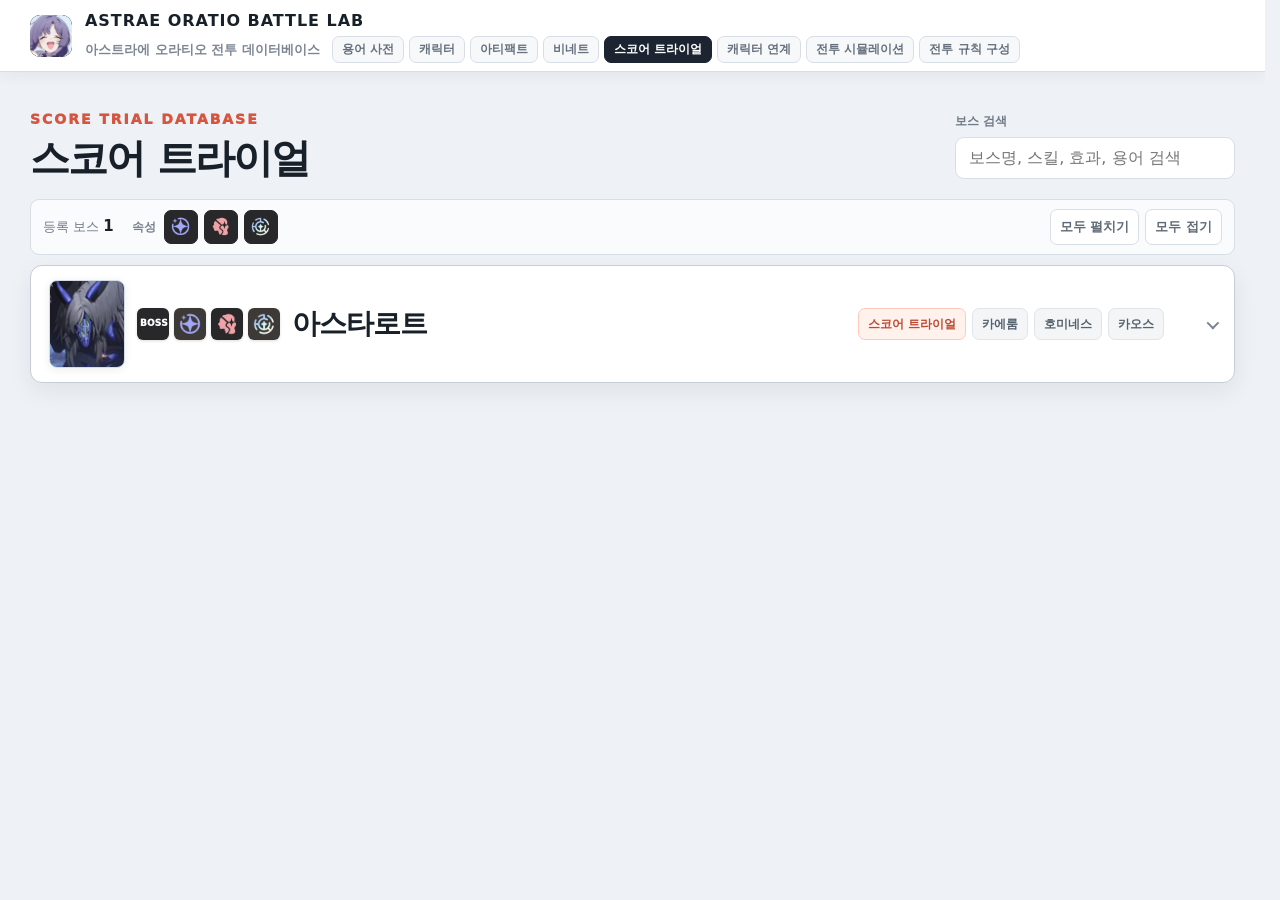
<file: score-trial.html>
<!DOCTYPE html>

<html lang="ko">
<head>
<meta charset="utf-8"/>
<meta content="width=device-width, initial-scale=1" name="viewport"/>
<meta content="아스트라에 오라티오 전투 데이터베이스" name="description"/>
<title>스코어 트라이얼 | Astrae Oratio Battle Lab</title>
<link href="styles.css?v=66" rel="stylesheet"/>
<style>.brand-mark{overflow:hidden;padding:0!important}.brand-mark>img{display:block;width:100%;height:100%;object-fit:cover;object-position:center;border-radius:inherit}</style>
</head>
<body>
<header class="app-topbar">
<div class="brand">
<a aria-label="Astrae Oratio Battle Lab" class="brand-mark" href="characters.html"><img src="assets/site-brand-portrait.jpg" alt="" width="46" height="46" fetchpriority="high"></a>
<div class="brand-copy">
<a class="brand-title" href="characters.html"><strong>ASTRAE ORATIO BATTLE LAB</strong></a>
<div class="brand-lower">
<small>아스트라에 오라티오 전투 데이터베이스</small>
<nav aria-label="페이지 이동" class="site-nav"><a href="glossary.html">용어 사전</a><a href="characters.html">캐릭터</a><a href="artifacts.html">아티팩트</a><a href="vignettes.html">비네트</a><a aria-current="page" class="active" href="score-trial.html">스코어 트라이얼</a><a href="character-partners.html?v=nav-20261025">캐릭터 연계</a><a href="combat.html">전투 시뮬레이션</a><a href="combat-rules.html">전투 규칙 구성</a></nav>
</div>
</div>
</div>
</header>
<main class="page-shell" id="top">
<header class="page-heading character-page-heading">
<div class="page-heading-copy">
<span>SCORE TRIAL DATABASE</span>
<h1>스코어 트라이얼</h1>
</div>
<label class="search-field">
<span>보스 검색</span>
<input id="character-search" placeholder="보스명, 스킬, 효과, 용어 검색" type="search"/>
</label>
</header>
<div class="list-toolbar score-toolbar">
<div class="toolbar-primary score-toolbar-primary">
<span class="character-total">등록 보스 <b id="character-count">1</b></span>
<div aria-label="보스 약점 속성" class="score-weak-filterbar">
<span class="score-weak-filterbar-label">속성</span>
<div class="filter-buttons score-weak-filterbar-buttons">
<button class="filter-icon-button score-static-attribute is-static" tabindex="-1" type="button"><img alt="카에룸" src="assets/caelum.png"/></button>
<button class="filter-icon-button score-static-attribute is-static" tabindex="-1" type="button"><img alt="호미네스" src="assets/homines.png"/></button>
<button class="filter-icon-button score-static-attribute is-static" tabindex="-1" type="button"><img alt="카오스" src="assets/chaos.png"/></button>
</div>
</div>
</div>
<div class="toolbar-actions">
<button id="expand-all" type="button">모두 펼치기</button>
<button id="collapse-all" type="button">모두 접기</button>
</div>
</div>
<section aria-label="스코어 트라이얼 보스 목록" class="character-list" id="character-list">
<details class="character-card" id="boss-astaroth">
<summary class="character-summary">
<div class="character-identity">
<span class="character-portrait"><img alt="아스타로트 초상화" class="character-portrait-image portrait-astaroth" decoding="async" height="88" src="assets/score-trial/astaroth-thumb-v44.png" width="76"/></span>
<span class="character-identity-icons">
<span aria-label="BOSS" class="identity-icon-bg boss-emblem"><span>BOSS</span></span>
<span class="identity-icon-bg"><img alt="" class="character-identity-icon" src="assets/caelum.png"/></span>
<span class="identity-icon-bg"><img alt="" class="character-identity-icon" src="assets/homines.png"/></span>
<span class="identity-icon-bg"><img alt="" class="character-identity-icon" src="assets/chaos.png"/></span>
</span>
<div class="character-name-group"><h2>아스타로트</h2></div>
</div>
<div aria-label="보스 키워드" class="character-tags">
<span class="character-tag hot">스코어 트라이얼</span>
<span class="character-tag">카에룸</span>
<span class="character-tag">호미네스</span>
<span class="character-tag">카오스</span>
</div>
<span aria-hidden="true" class="summary-action"><i></i></span>
</summary>
<div class="character-content score-trial-content">
<section class="character-section" id="astaroth-skills">
<header class="section-heading"><span>01</span><div><h3>스킬</h3></div></header>
<div class="reading-list">
<article class="reading-row">
<header class="row-heading"><span class="row-type">BATTLE SKILL</span><h4>방어 태세</h4></header>
<div class="row-body" data-auto-terms="off">
<div class="skill-meta"><span class="row-badge">거리 무관</span></div>
<p>자신에게 <span class="score-static-term">#가드</span> 1단계 부여.</p>
<p><span class="score-static-term">#가드</span> : 부여된 대상의 받는 피해 감소율을 <b>+50%</b> 증가시킵니다.</p>
</div>
</article>
<article class="reading-row">
<header class="row-heading"><span class="row-type">ULTIMATE I</span><h4>생명 착취</h4></header>
<div class="row-body" data-auto-terms="off">
<div class="skill-meta"><span class="row-badge">거리 무관</span></div>
<p><span class="score-static-term">#부위의 파괴(머리)</span> 발동 시 사용.</p>
<p>적 1인에게 피해, <span class="score-static-term">#생명 착취</span> 1단계 부여.</p>
<p>자신의 공격력, 타격력, 방어력 증가.</p>
<p><span class="score-static-term">#부위의 파괴(머리)</span> : 아스타로트에게 특정 속성으로 <b>BP 피해</b> 누적 시 파괴.</p>
<p><span class="score-static-term">#생명 착취</span> : 부여된 대상의 공격력, 타격력, 방어력 감소.</p>
<p><span class="subtle">[MANIAC] 강화</span> <span class="score-static-term">#생명 착취</span> 2단계 부여.</p>
</div>
</article>
<article class="reading-row">
<header class="row-heading"><span class="row-type">ULTIMATE II</span><h4>악마의 강하</h4></header>
<div class="row-body" data-auto-terms="off">
<div class="skill-meta"><span class="row-badge">거리 무관</span></div>
<p>적 1인에게 강력한 피해.</p>
<p><span class="subtle">[EXPERT] 강화</span> <b>BP 피해</b>에 큰 피해.</p>
<p><span class="subtle">[MANIAC] 강화</span> 사용 빈도 증가.</p>
</div>
</article>
<article class="reading-row">
<header class="row-heading"><span class="row-type">ULTIMATE III</span><h4>지옥 폭발</h4></header>
<div class="row-body" data-auto-terms="off">
<div class="skill-meta"><span class="row-badge">거리 무관</span></div>
<p>2라운드간 <span class="score-static-term">#집중</span>.</p>
<p>집중 종료 시 근거리 적에게 매우 강력한 피해.</p>
<p><span class="score-static-term">#집중</span> : 강력한 공격을 준비하며, 받는 피해를 감소시킵니다.</p>
</div>
</article>
</div>
</section>
<section class="character-section" id="astaroth-abilities">
<header class="section-heading"><span>02</span><div><h3>고유 능력</h3></div></header>
<div class="reading-list">
<article class="reading-row">
<header class="row-heading"><span class="row-type">UNIQUE I</span><h4>악마의 피부</h4></header>
<div class="row-body" data-auto-terms="off">
<p>근거리에서 피격 시 자신에게 <span class="score-static-term">#가드</span> 발동.</p>
<p><span class="score-static-term">#가드</span> : 부여된 대상의 받는 피해 감소율을 <b>+50%</b> 증가시킵니다.</p>
</div>
</article>
<article class="reading-row">
<header class="row-heading"><span class="row-type">UNIQUE II</span><h4>부위 파괴 가능</h4></header>
<div class="row-body" data-auto-terms="off">
<p><b>BP 피해</b>가 일정량 누적되면 <span class="score-static-term">#부위 파괴</span> 발생.</p>
<p><span class="score-static-term">#부위의 파괴(왼팔)</span> : 아스타로트에게 <b>BP 피해</b> 누적 시 파괴, 아스타로트가 가드 중 피격 시 부위 파괴 가속.</p>
<p><span class="score-static-term">#부위의 파괴(머리)</span> : 아스타로트에게 특정 속성으로 <b>BP 피해</b> 누적 시 파괴.</p>
</div>
</article>
</div>
</section>
</div>
</details>
</section>
<div class="empty-state" hidden="" id="character-empty">검색 조건에 맞는 보스 정보가 없습니다.</div>
</main>


<script src="app.js?v=54"></script>

</body>
</html>
</file>
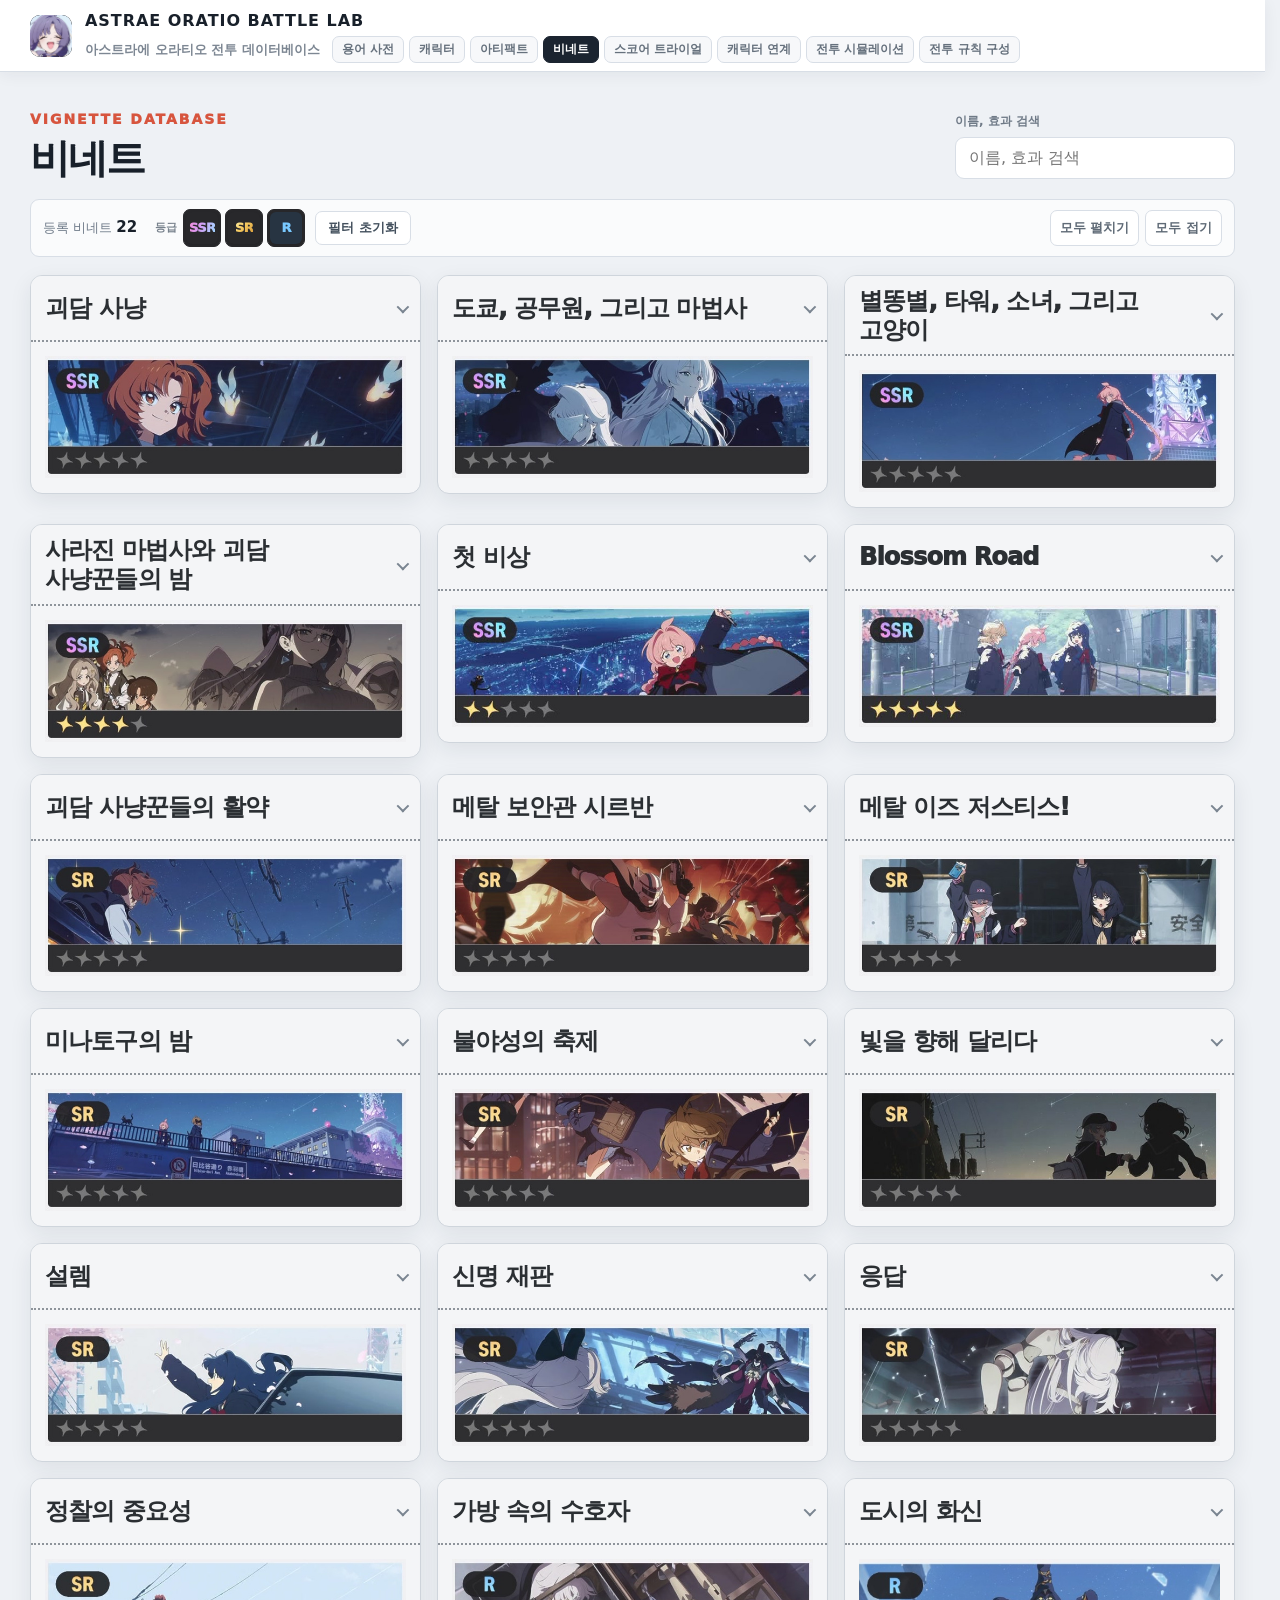
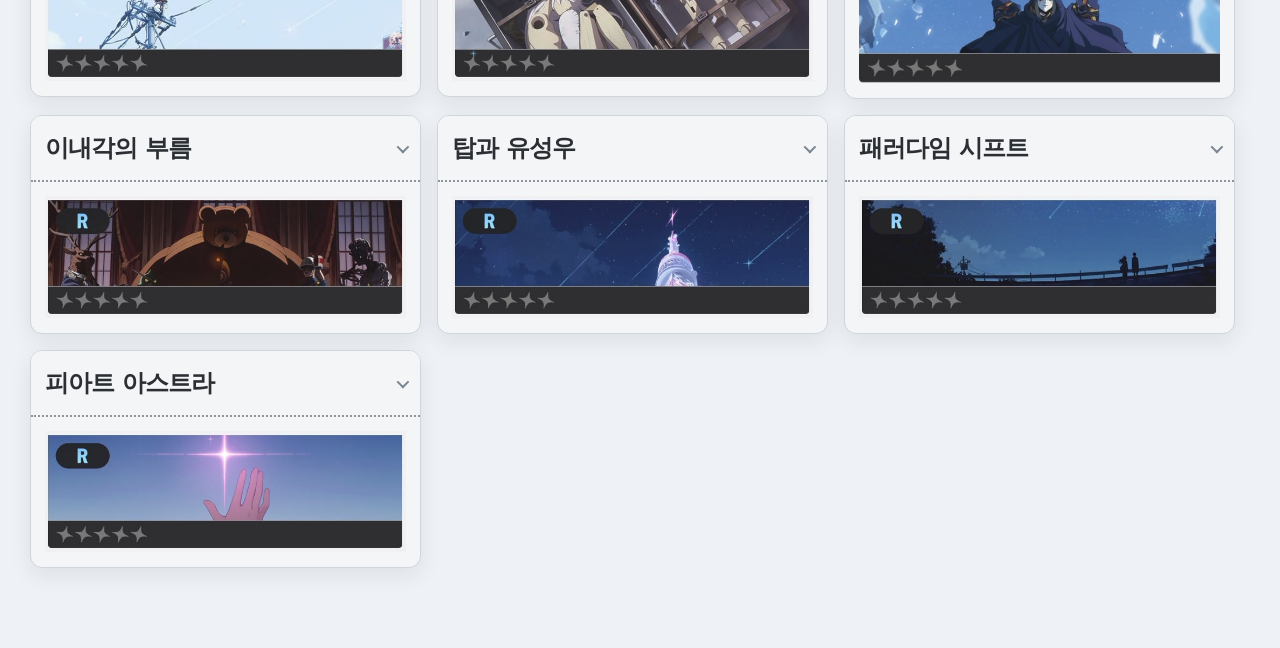
<file: vignettes.html>
<!DOCTYPE html>
<html lang="ko">
<head>
<meta charset="utf-8"/>
<meta content="width=device-width, initial-scale=1" name="viewport"/>
<meta content="아스트라에 오라티오 전투 데이터베이스" name="description"/>
<title>비네트 | Astrae Oratio Battle Lab</title>
<link href="styles.css?v=68" rel="stylesheet"/>
<style>.brand-mark{overflow:hidden;padding:0!important}.brand-mark>img{display:block;width:100%;height:100%;object-fit:cover;object-position:center;border-radius:inherit}</style>
</head>
<body>
<header class="app-topbar">
<div class="brand">
<a aria-label="Astrae Oratio Battle Lab" class="brand-mark" href="characters.html"><img src="assets/site-brand-portrait.jpg" alt="" width="46" height="46" fetchpriority="high"></a>
<div class="brand-copy">
<a class="brand-title" href="characters.html"><strong>ASTRAE ORATIO BATTLE LAB</strong></a>
<div class="brand-lower">
<small>아스트라에 오라티오 전투 데이터베이스</small>
<nav aria-label="페이지 이동" class="site-nav"><a href="glossary.html">용어 사전</a><a href="characters.html">캐릭터</a><a href="artifacts.html">아티팩트</a><a href="vignettes.html" class="active" aria-current="page">비네트</a><a href="score-trial.html">스코어 트라이얼</a><a href="character-partners.html?v=nav-20261025">캐릭터 연계</a><a href="combat.html">전투 시뮬레이션</a><a href="combat-rules.html">전투 규칙 구성</a></nav>
</div>
</div>
</div>
</header>
<main class="page-shell artifact-page vignette-page" id="top">
<header class="page-heading character-page-heading">
<div class="page-heading-copy"><span>VIGNETTE DATABASE</span><h1>비네트</h1></div>
<label class="search-field"><span>이름, 효과 검색</span><input id="vignette-search" placeholder="이름, 효과 검색" type="search"/></label>
</header>
<div class="list-toolbar artifact-filter-toolbar">
<div class="toolbar-primary">
<span class="character-total">등록 비네트 <b id="vignette-count">22</b></span>
<div aria-label="등급 필터" class="character-filters">
<div class="filter-group artifact-grade-filter-group">
<span class="filter-group-label">등급</span>
<div class="filter-buttons">
<button class="filter-icon-button artifact-grade-filter vignette-grade-filter" data-filter-value="SSR" data-tooltip="등급 · SSR" type="button"><span class="identity-icon-bg rarity-emblem rarity-ssr"><span>SSR</span></span></button>
<button class="filter-icon-button artifact-grade-filter vignette-grade-filter" data-filter-value="SR" data-tooltip="등급 · SR" type="button"><span class="identity-icon-bg rarity-emblem rarity-sr"><span>SR</span></span></button>
<button class="filter-icon-button artifact-grade-filter vignette-grade-filter" data-filter-value="R" data-tooltip="등급 · R" type="button"><span class="identity-icon-bg rarity-emblem rarity-r"><span>R</span></span></button>
</div></div>
<button class="reset-filters" hidden id="vignette-reset-filters" type="button">필터 초기화</button>
</div>
</div>
<div class="toolbar-actions"><button id="vignette-expand-all" type="button">모두 펼치기</button><button id="vignette-collapse-all" type="button">모두 접기</button></div>
</div>
<section aria-label="비네트 목록" class="artifact-entry-list vignette-entry-list" id="vignette-list"></section>
<div class="empty-state" hidden id="vignette-empty">검색 또는 필터 조건에 맞는 비네트가 없습니다.</div>
</main>
<div aria-hidden="true" class="tooltip" role="tooltip"></div>
<script src="terms.js?v=68"></script>
<script src="vignette.js?v=68"></script>
</body>
</html>
</file>
<file: styles.css>
:root {
  --page: #eef1f5;
  --surface: #ffffff;
  --surface-soft: #f7f8fa;
  --surface-muted: #f1f3f6;
  --ink: #18202a;
  --text: #343d48;
  --muted: #6f7b89;
  --line: #d8dee6;
  --line-strong: #c5ced8;
  --navy: #1b2430;
  --accent: #d7553e;
  --accent-soft: #fff2ed;
  --cyan: #2c9d86;
  --shadow: 0 8px 24px rgba(28, 38, 49, .07);
  --font: "Pretendard Variable", "Pretendard", "SUIT Variable", "Apple SD Gothic Neo", "Noto Sans KR", system-ui, sans-serif;
}
* { box-sizing: border-box; }
html { scroll-behavior: smooth; background: var(--page); }
body { margin: 0; min-width: 320px; background: var(--page); color: var(--ink); font-family: var(--font); font-size: 16px; line-height: 1.68; word-break: keep-all; }
button, input { font: inherit; }
button { color: inherit; }
a { color: inherit; text-decoration: none; }

.app-topbar { position: sticky; top: 0; z-index: 100; display: flex; align-items: center; height: 72px; padding: 0 30px; border-bottom: 1px solid var(--line); background: rgba(255,255,255,.96); backdrop-filter: blur(14px); box-shadow: 0 3px 15px rgba(28,38,49,.06); }
.brand { display: flex; align-items: center; gap: 13px; min-width: 0; }
.brand-mark { display: grid; place-items: center; width: 42px; height: 42px; border-radius: 10px; background: var(--navy); color: #fff; font-size: 12px; font-weight: 950; letter-spacing: .06em; }
.brand-copy { min-width: 0; }
.brand-title { display: block; width: fit-content; }
.brand strong { display: block; font-size: 16px; letter-spacing: .06em; }
.brand-lower { display: flex; align-items: center; gap: 12px; margin-top: 1px; }
.brand-lower small { margin: 0; color: #7d8793; font-size: 13px; font-weight: 650; white-space: nowrap; }
.site-nav { display: flex; align-items: center; gap: 5px; }
.site-nav a { padding: 4px 9px; border: 1px solid var(--line); border-radius: 7px; background: var(--surface-soft); color: #66717d; font-size: 12px; font-weight: 850; line-height: 1.35; }
.site-nav a:hover { border-color: #9ea9b5; color: var(--navy); }
.site-nav a.active { border-color: var(--navy); background: var(--navy); color: #fff; }

.page-shell { max-width: 1320px; margin: 0 auto; padding: 34px 30px 80px; }
.page-heading { display: flex; align-items: end; justify-content: space-between; gap: 30px; margin-bottom: 20px; }
.page-heading > div > span { color: var(--accent); font-size: 14px; font-weight: 950; letter-spacing: .14em; }
.page-heading h1 { margin: 4px 0 6px; font-size: 40px; line-height: 1.15; letter-spacing: -.045em; }
.page-heading p { max-width: 800px; margin: 0; color: var(--muted); font-size: 15px; }
.search-field { display: grid; gap: 6px; min-width: 280px; }
.search-field span { color: #6f7a87; font-size: 12px; font-weight: 850; }
.search-field input { width: 100%; height: 42px; padding: 0 13px; border: 1px solid var(--line); border-radius: 9px; background: #fff; color: var(--ink); outline: none; }
.search-field input:focus { border-color: #9aa7b5; box-shadow: 0 0 0 3px rgba(82,107,178,.1); }

.list-toolbar { display: flex; align-items: center; justify-content: space-between; gap: 14px; margin-bottom: 10px; padding: 9px 12px; border: 1px solid var(--line); border-radius: 9px; background: rgba(255,255,255,.72); color: var(--muted); font-size: 13px; }
.list-toolbar b { color: var(--ink); font-size: 15px; }
.toolbar-primary { display: flex; align-items: center; flex: 1 1 auto; flex-wrap: wrap; gap: 9px 18px; min-width: 0; }
.character-total { flex: 0 0 auto; white-space: nowrap; }
.character-filters { display: flex; align-items: center; flex: 1 1 620px; flex-wrap: wrap; gap: 7px 10px; min-width: 0; }
.filter-group { display: inline-flex; align-items: center; gap: 6px; }
.filter-group-label { color: #77818c; font-size: 11px; font-weight: 900; white-space: nowrap; }
.filter-buttons { display: flex; align-items: center; flex-wrap: wrap; gap: 4px; }
.filter-icon-button { position: relative; display: grid; place-items: center; width: 34px; height: 34px; padding: 4px; border: 1px solid var(--line); border-radius: 8px; background: #fff; cursor: pointer; }
.filter-icon-button img { display: block; width: 25px; height: 25px; object-fit: contain; }
.filter-icon-button.active { border-color: #d6a900; background: #fff3a2; box-shadow: 0 0 0 2px rgba(255,211,34,.22); }
.filter-icon-button::after { content: attr(data-tooltip); position: absolute; z-index: 30; left: 50%; bottom: calc(100% + 8px); width: max-content; max-width: 180px; padding: 6px 8px; border-radius: 6px; background: #20262d; color: #fff; font-size: 12px; font-weight: 800; line-height: 1.35; pointer-events: none; opacity: 0; visibility: hidden; transform: translate(-50%,4px); transition: opacity .12s ease, transform .12s ease, visibility .12s ease; }
.filter-icon-button:hover::after, .filter-icon-button:focus-visible::after { opacity: 1; visibility: visible; transform: translate(-50%,0); }
.filter-divider { width: 1px; height: 26px; background: var(--line); }
.toolbar-actions { display: flex; flex: 0 0 auto; gap: 6px; }
.list-toolbar button, .section-nav button { border: 1px solid var(--line); border-radius: 7px; background: #fff; cursor: pointer; font-size: 13px; font-weight: 800; }
.toolbar-actions button { padding: 6px 9px; color: #5f6a76; }
.toolbar-actions button:hover, .section-nav button:hover { border-color: var(--navy); color: var(--navy); }

.character-list { display: grid; gap: 14px; }
.character-card { border: 1px solid var(--line-strong); border-radius: 12px; background: var(--surface); box-shadow: var(--shadow); overflow: clip; }
.character-summary { min-height: 112px; display: grid; grid-template-columns: minmax(310px,1fr) auto 30px; align-items: center; gap: 22px; padding: 14px 18px; cursor: pointer; list-style: none; user-select: none; }
.character-summary::-webkit-details-marker { display: none; }
.character-summary:hover { background: #fbfcfd; }
.character-card[open] .character-summary { border-bottom: 1px solid var(--line); }
.character-identity { display: flex; align-items: center; gap: 12px; min-width: 0; }
.character-portrait { position: relative; flex: 0 0 auto; width: 76px; height: 88px; overflow: hidden; border: 1px solid #d5dce5; border-radius: 8px; background: linear-gradient(145deg,#f6f3ef,#e9edf2); box-shadow: 0 2px 8px rgba(28,38,49,.08); }
.character-portrait-image { display: block; width: 100%; height: 100%; object-fit: cover; object-position: center 20%; }
.character-identity-icons { display: flex; gap: 5px; }
.character-identity-icon { display: block; width: 30px; height: 30px; object-fit: contain; border-radius: 5px; padding: 2px; background: #28282b; box-shadow: 0 1px 3px rgba(0,0,0,.14); }
.character-identity-icon.role-icon { background: #3d3936; }
.character-name-group { display: inline-flex; align-items: center; gap: 7px; min-width: 0; }
.character-identity h2 { margin: 0; font-size: 28px; line-height: 1.2; letter-spacing: -.035em; }
.character-tags { display: flex; flex-wrap: wrap; justify-content: flex-end; gap: 6px; }
.character-tag { padding: 5px 9px; border: 1px solid #dfe4e9; border-radius: 7px; background: #f3f5f7; color: #56616e; font-size: 12px; font-weight: 850; white-space: nowrap; }
.character-tag.hot { border-color: #ffcaba; background: var(--accent-soft); color: #bd4b34; }
.character-tag.rarity { border-color: #e2c977; background: #fff9dc; color: #8a6c00; }
.summary-action { display: flex; align-items: center; justify-content: flex-end; color: #7a8591; }
.summary-action i { width: 9px; height: 9px; border-right: 2px solid #7a8591; border-bottom: 2px solid #7a8591; transform: rotate(45deg) translateY(-2px); transition: transform .2s ease; }
.character-card[open] .summary-action i { transform: rotate(225deg) translate(-1px,-1px); }

.character-content { padding: 18px; background: #f8f9fb; }
.section-nav { position: sticky; top: 82px; z-index: 30; display: flex; gap: 6px; margin-bottom: 18px; padding: 7px; border: 1px solid var(--line); border-radius: 9px; background: rgba(255,255,255,.95); box-shadow: 0 4px 14px rgba(28,38,49,.05); overflow-x: auto; }
.section-nav button { padding: 8px 12px; color: #5e6976; white-space: nowrap; }
.character-section { scroll-margin-top: 145px; }
.character-section + .character-section { margin-top: 28px; }
.section-heading { display: flex; align-items: center; gap: 12px; margin-bottom: 10px; padding: 0 2px 9px; border-bottom: 2px solid var(--navy); }
.section-heading > span { color: var(--accent); font-size: 12px; font-weight: 950; letter-spacing: .1em; }
.section-heading h3 { position: relative; z-index: 0; display: inline-block; width: fit-content; margin: 0; padding: 0 5px 1px; font-size: 24px; line-height: 1.2; letter-spacing: -.025em; isolation: isolate; }
.section-heading h3::before { content: ""; position: absolute; z-index: -1; left: -2px; right: -3px; bottom: 1px; height: 46%; border-radius: 3px 7px 4px 2px; background: rgba(255,220,72,.58); transform: rotate(-.7deg) skewX(-5deg); transform-origin: left center; }
.section-heading p { margin: 2px 0 0; color: var(--muted); font-size: 14px; }

.reading-list { display: grid; gap: 8px; }
.reading-row { display: grid; grid-template-columns: 210px minmax(0,1fr); border: 1px solid var(--line); border-radius: 9px; background: #fff; overflow: hidden; }
.row-heading { padding: 16px; border-right: 1px solid var(--line); background: #f5f7f9; }
.row-type { display: block; color: var(--accent); font-size: 12px; font-weight: 950; letter-spacing: .1em; }
.row-heading h4 { margin: 5px 0 7px; font-size: 21px; line-height: 1.35; letter-spacing: -.025em; }
.row-badges { display: flex; flex-direction: column; align-items: flex-start; gap: 5px; }
.row-badge { display: inline-flex; padding: 3px 6px; border: 1px solid #d9dfe6; border-radius: 5px; background: #fff; color: #68737f; font-size: 11px; font-weight: 750; }
.row-badge--resource { border-color: #e5c72d; background: linear-gradient(transparent 8%,rgba(255,223,63,.76) 8%,rgba(255,223,63,.76) 92%,transparent 92%); color: #50440b; font-weight: 900; }
.row-body { min-width: 0; padding: 16px 19px; }
.row-body p { margin: 0 0 8px; color: var(--text); font-size: 17px; line-height: 1.82; }
.row-body p:last-of-type { margin-bottom: 0; }
.row-points { display: flex; flex-wrap: wrap; gap: 5px; margin-top: 12px; padding-top: 11px; border-top: 1px dashed #dce2e8; }
.row-points span { padding: 4px 7px; border-radius: 5px; background: #f2f4f7; color: #63707c; font-size: 12px; font-weight: 800; }
.subtle { color: #7e8995; font-size: 14px; }

.domain-panel { display: grid; grid-template-columns: 220px minmax(0,1fr); border: 1px solid var(--line); border-radius: 9px; background: #fff; overflow: hidden; }
.domain-condition { display: flex; flex-direction: column; justify-content: center; gap: 5px; padding: 16px; border-right: 1px solid var(--line); background: #f5f7f9; }
.domain-condition b { color: var(--accent); font-size: 12px; letter-spacing: .08em; }
.domain-condition span { font-weight: 900; }
.domain-effects { display: flex; flex-wrap: wrap; gap: 8px; align-items: center; padding: 16px 18px; }
.domain-effects span { padding: 7px 10px; border: 1px solid #d7dee5; border-radius: 7px; background: #f7f8fa; color: #47525e; font-size: 13px; font-weight: 850; }

.potential-list { display: grid; gap: 7px; }
.potential-row { display: grid; grid-template-columns: 60px 240px minmax(0,1fr); min-height: 64px; border: 1px solid var(--line); border-radius: 9px; background: #fff; overflow: hidden; }
.potential-index { display: grid; place-items: center; background: var(--navy); color: #fff; font-size: 14px; font-weight: 950; }
.potential-name { display: flex; align-items: center; padding: 13px 15px; border-right: 1px solid var(--line); background: #f5f7f9; font-size: 15px; font-weight: 900; }
.potential-detail { padding: 13px 17px; color: var(--text); font-size: 15px; line-height: 1.75; }

.term-link { appearance: none; display: inline; padding: 0 1px; border: 0; border-bottom: 1px solid currentColor; background: transparent; color: var(--cyan); font-weight: 900; cursor: help; text-underline-offset: 2px; }
.term-link:focus-visible { outline: 3px solid rgba(44,157,134,.18); outline-offset: 2px; border-radius: 2px; }
.tooltip { position: fixed; z-index: 300; width: min(360px,calc(100vw - 24px)); padding: 14px 15px; border: 1px solid #2b333d; border-radius: 9px; background: rgba(24,30,38,.98); color: #fff; box-shadow: 0 18px 45px rgba(0,0,0,.25); opacity: 0; visibility: hidden; pointer-events: none; transform: translateY(4px); transition: opacity .13s ease, transform .13s ease, visibility .13s ease; }
.tooltip.visible { opacity: 1; visibility: visible; pointer-events: auto; transform: translateY(0); }
.tooltip-category { color: #ffd95b; font-size: 12px; font-weight: 900; }
.tooltip h3 { margin: 3px 0 6px; font-size: 18px; }
.tooltip p { margin: 0; color: #e5e9ed; font-size: 14px; line-height: 1.7; }

.system-section, .glossary-mini { margin-top: 28px; }
.system-grid { display: grid; grid-template-columns: repeat(2,minmax(0,1fr)); gap: 8px; }
.system-grid article { padding: 15px 16px; border: 1px solid var(--line); border-radius: 9px; background: #fff; }
.system-grid b { display: block; margin-bottom: 5px; font-size: 15px; }
.system-grid p { margin: 0; color: #596572; font-size: 14px; }
.glossary-preview { display: flex; flex-wrap: wrap; gap: 8px; padding: 16px; border: 1px solid var(--line); border-radius: 9px; background: #fff; }
.glossary-preview .term-link { padding: 7px 10px; border: 1px solid #cbe0db; border-radius: 7px; background: #eef8f5; }

@media (max-width: 1040px) {
  .page-heading { align-items: stretch; flex-direction: column; gap: 16px; }
  .search-field { min-width: 0; max-width: 420px; }
  .character-summary { grid-template-columns: minmax(190px,1fr) minmax(0,1fr) 30px; gap: 14px; }
}
@media (max-width: 760px) {
  .app-topbar { height: auto; min-height: 62px; padding: 9px 16px; }
  .brand-lower { align-items: flex-start; flex-direction: column; gap: 5px; }
  .brand-lower small { display: none; }
  .site-nav { flex-wrap: wrap; }
  .page-shell { padding: 24px 12px 60px; }
  .page-heading h1 { font-size: 34px; }
  .list-toolbar { align-items: flex-start; flex-direction: column; }
  .character-filters { flex-basis: 100%; }
  .filter-divider { display: none; }
  .character-summary { grid-template-columns: minmax(0,1fr) 26px; gap: 12px; min-height: 96px; padding: 13px; }
  .character-portrait { width: 62px; height: 72px; }
  .character-identity-icon { width: 24px; height: 24px; }
  .character-identity h2 { font-size: 24px; }
  .character-tags { grid-column: 1 / -1; justify-content: flex-start; padding-left: 0; }
  .summary-action { grid-column: 2; grid-row: 1; }
  .character-content { padding: 12px; }
  .section-nav { top: 72px; }
  .reading-row { grid-template-columns: 1fr; }
  .row-heading { border-right: 0; border-bottom: 1px solid var(--line); }
  .potential-row { grid-template-columns: 50px minmax(0,1fr); }
  .potential-name { border-right: 0; }
  .potential-detail { grid-column: 1 / -1; border-top: 1px solid var(--line); }
  .domain-panel { grid-template-columns: 1fr; }
  .domain-condition { border-right: 0; border-bottom: 1px solid var(--line); }
  .system-grid { grid-template-columns: 1fr; }
}

/* ===== v2: compact skill rows + glossary page ===== */
.page-heading-copy { min-width: 0; }
.single-line-intro {
  max-width: none !important;
  white-space: nowrap;
  font-size: 14px !important;
}

/* 스킬 헤더는 이름이 충분히 보이도록 넓히고, 메타 정보는 설명 상단으로 이동 */
.reading-row {
  grid-template-columns: 310px minmax(0, 1fr);
  min-height: 0;
}
.row-heading {
  display: flex;
  flex-direction: column;
  justify-content: center;
  padding: 11px 16px;
}
.row-heading h4 {
  margin: 3px 0 0;
  font-size: 19px;
  line-height: 1.28;
  white-space: nowrap;
}
.row-type { font-size: 11px; }
.row-body {
  display: flex;
  flex-direction: column;
  justify-content: center;
  padding: 10px 15px 11px;
}
.row-body p {
  margin: 0;
  font-size: 15px;
  line-height: 1.62;
}
.skill-stage {
  display: grid;
  gap: 2px;
}
.skill-stage + .skill-stage {
  margin-top: 12px;
  padding-top: 12px;
  border-top: 1px dashed #d9e0e8;
}
.stage-title {
  margin-bottom: 2px !important;
}
.skill-meta {
  display: flex;
  flex-wrap: wrap;
  align-items: center;
  gap: 5px;
  margin-bottom: 7px;
}
.skill-meta .row-badge {
  flex: 0 0 auto;
  padding: 2px 6px;
  font-size: 11px;
  line-height: 1.45;
}
.row-points {
  margin-top: 7px;
  padding-top: 7px;
}
.compact-row .row-body { padding-top: 11px; padding-bottom: 11px; }

/* 새 모아 투명 초상화의 빈 공간이 생기지 않도록 카드 안에서 확대/크롭 */
.character-portrait-image {
  object-fit: cover;
  object-position: 50% 42%;
  transform: scale(1.18);
  transform-origin: center;
}

/* 용어 색상 */
.term-link[data-color="cyan"], .glossary-card-heading h2[data-color="cyan"] { color: #1597bd; }
.term-link[data-color="orange"], .glossary-card-heading h2[data-color="orange"] { color: #d85a32; }
.term-link[data-color="red"], .glossary-card-heading h2[data-color="red"] { color: #d94b3d; }
.term-link[data-color="green"], .glossary-card-heading h2[data-color="green"] { color: #3e8552; }
.term-link[data-color="purple"], .glossary-card-heading h2[data-color="purple"] { color: #9450c5; }

/* Glossary page — 기존 Balance Lab 용어 사전 레이아웃 계승 */
.glossary-page { max-width: 1460px; }
.glossary-toolbar { justify-content: flex-start; gap: 18px; }
.glossary-help { color: #7a8490; font-size: 12px; }
.glossary-list { display: grid; gap: 20px; }
.glossary-group {
  padding: 0;
  border: 1px solid var(--line);
  border-radius: 12px;
  background: rgba(255, 255, 255, .64);
  box-shadow: var(--shadow);
  overflow: hidden;
}
.glossary-group[hidden], .glossary-card[hidden] { display: none; }
.glossary-group-heading {
  display: flex;
  align-items: center;
  justify-content: space-between;
  padding: 12px 16px;
  border-bottom: 1px solid var(--line);
  background: #f2f4f7;
}
.glossary-group-heading span { font-size: 16px; font-weight: 950; }
.glossary-group-heading b {
  display: grid;
  place-items: center;
  min-width: 28px;
  height: 24px;
  padding: 0 7px;
  border-radius: 999px;
  background: var(--navy);
  color: #fff;
  font-size: 12px;
}
.glossary-grid { display: grid; grid-template-columns: minmax(0, 1fr); }
.glossary-card {
  display: grid;
  grid-template-columns: 265px minmax(0, 1fr);
  min-width: 0;
  border-bottom: 1px solid var(--line);
  background: #fff;
}
.glossary-card:last-child { border-bottom: 0; }
.glossary-card-heading {
  display: flex;
  align-items: flex-start;
  gap: 12px;
  padding: 17px 18px;
  border-right: 1px solid var(--line);
  background: #f7f8fa;
}
.glossary-number {
  flex: 0 0 auto;
  color: var(--accent);
  font-size: 12px;
  font-weight: 950;
  letter-spacing: .08em;
}
.glossary-card-heading small {
  display: block;
  margin-bottom: 2px;
  color: #7b8590;
  font-size: 11px;
  font-weight: 850;
}
.glossary-card-heading h2 {
  margin: 0;
  font-size: 22px;
  line-height: 1.28;
  letter-spacing: -.025em;
}
.glossary-card-body { min-width: 0; padding: 14px 18px; }
.glossary-definition + .glossary-definition {
  margin-top: 11px;
  padding-top: 11px;
  border-top: 1px dashed #dce2e8;
}
.glossary-definition h3 {
  margin: 0 0 5px;
  color: #7a8590;
  font-size: 11px;
  font-weight: 900;
}
.glossary-definition p {
  margin: 0 0 4px;
  color: var(--text);
  font-size: 15px;
  line-height: 1.72;
}
.glossary-definition p:last-child { margin-bottom: 0; }
.empty-state {
  padding: 50px 20px;
  border: 1px dashed var(--line-strong);
  border-radius: 10px;
  background: rgba(255,255,255,.62);
  color: var(--muted);
  text-align: center;
  font-size: 15px;
}

@media (max-width: 1040px) {
  .single-line-intro { overflow-x: auto; padding-bottom: 2px; }
  .reading-row { grid-template-columns: 270px minmax(0,1fr); }
  .row-heading h4 { white-space: normal; }
}

@media (max-width: 760px) {
  .single-line-intro { font-size: 12px !important; }
  .reading-row { grid-template-columns: 1fr; }
  .row-heading { border-right: 0; border-bottom: 1px solid var(--line); }
  .row-heading h4 { white-space: normal; }
  .glossary-card { grid-template-columns: 1fr; }
  .glossary-card-heading { border-right: 0; border-bottom: 1px solid var(--line); }
}

.character-page-heading {
  display: grid;
  grid-template-columns: minmax(0, 1fr) 280px;
  align-items: end;
  column-gap: 30px;
  row-gap: 6px;
}
.character-page-heading .single-line-intro {
  grid-column: 1 / -1;
  margin: 0;
  white-space: nowrap;
  overflow-x: auto;
  max-width: none;
  color: var(--muted);
  font-size: 14px !important;
  scrollbar-width: thin;
}
@media (max-width: 760px) {
  .character-page-heading { grid-template-columns: 1fr; }
  .character-page-heading .search-field,
  .character-page-heading .single-line-intro { grid-column: 1; }
  .character-page-heading .single-line-intro { font-size: 12px !important; }
}

/* ===== v4: filter icon visibility ===== */
/* 캐릭터 카드의 속성/역할군 아이콘 배경은 기존의 어두운 스타일을 유지하고,
   상단 필터 버튼의 흰 배경만 역할군 라벨 톤으로 어둡게 조정합니다. */
.filter-icon-button {
  background: #77818c;
  border-color: #77818c;
}
.filter-icon-button:hover,
.filter-icon-button:focus-visible {
  background: #66717d;
  border-color: #66717d;
}
.filter-icon-button.active {
  border-color: #d6a900;
  background: #fff3a2;
  box-shadow: 0 0 0 2px rgba(255, 211, 34, .22);
}
.filter-icon-button img { filter: none; }
.reset-filters {
  padding: 6px 9px;
  border: 1px solid var(--line);
  border-radius: 7px;
  background: #fff;
  color: #5f6a76;
  cursor: pointer;
  font-size: 12px;
  font-weight: 800;
}

.identity-icon-bg {
  display: grid;
  place-items: center;
  width: 32px;
  height: 32px;
  padding: 3px;
  border-radius: 6px;
  box-shadow: 0 1px 3px rgba(0,0,0,.14);
}
.character-identity-icons .identity-icon-bg:first-child { background: #28282b; }
.character-identity-icons .identity-icon-bg:nth-child(2) { background: #3d3936; }
.character-identity-icon {
  width: 26px;
  height: 26px;
  padding: 0;
  border-radius: 0;
  background: transparent;
  box-shadow: none;
}
.character-identity-icon.role-icon { background: transparent; }

.character-tag.rarity {
  border-color: #dfe4e9;
  background: #f3f5f7;
  color: #56616e;
}
.character-tag.basic {
  border-color: #d5dce5;
  background: #f7f8fa;
  color: #5e6976;
}

.reading-row { grid-template-columns: 340px minmax(0,1fr); }
.row-heading { min-width: 0; }
.row-heading h4 { white-space: normal; overflow-wrap: anywhere; }
.row-body p { margin: 0 0 4px; }
.row-body p:last-child { margin-bottom: 0; }
.skill-meta { margin-bottom: 6px; }
.skill-meta .row-badge,
.row-badge--resource {
  border: 1px solid #d7dee5;
  background: #fff;
  color: #596572;
  font-weight: 800;
  box-shadow: none;
}

/* #파쇄 추가 피해 등은 칩이 아니라 일반 본문으로 표시 */
.row-points { display: none; }

/* 영지 선언 왼쪽 정보칸을 스킬/고유 능력 제목칸과 동일 폭으로 통일 */
.domain-panel { grid-template-columns: 340px minmax(0,1fr); }
.domain-condition { padding: 12px 16px; }
.domain-effects {
  display: flex;
  flex-direction: column;
  align-items: stretch;
  justify-content: center;
  gap: 4px;
  padding: 11px 16px;
}
.domain-effects p {
  margin: 0;
  color: var(--text);
  font-size: 15px;
  line-height: 1.62;
}
.domain-effects span { padding: 0; border: 0; background: transparent; color: inherit; font-size: inherit; font-weight: inherit; }

/* 마력 노드의 이름/설명을 세로 중앙 정렬 */
.potential-name,
.potential-detail {
  display: flex;
  align-items: center;
}
.potential-detail { min-width: 0; }

/* 초상화별 크롭 */
.character-portrait-image { transform: none; }
.portrait-moa { object-fit: cover; object-position: 50% 38%; transform: scale(1.13); transform-origin: center; }
.portrait-doll { object-fit: cover; object-position: 50% 20%; transform: scale(1.02); transform-origin: center; }

/* 툴팁 내부에서도 불필요한 노란 강조 제거 */
.tooltip-category { color: #9fd9cb; }

@media (max-width: 1040px) {
  .reading-row { grid-template-columns: 290px minmax(0,1fr); }
  .domain-panel { grid-template-columns: 290px minmax(0,1fr); }
}
@media (max-width: 760px) {
  .identity-icon-bg { width: 27px; height: 27px; }
  .character-identity-icon { width: 22px; height: 22px; }
  .reading-row, .domain-panel { grid-template-columns: 1fr; }
}

/* ===== v5: filter buttons are dark by default ===== */
/* 상단 속성·역할군 필터는 비선택 상태에서도 캐릭터 카드 아이콘과 같은 어두운 배경을 유지합니다. */
.list-toolbar .filter-icon-button {
  background: #28282b;
  border-color: #28282b;
  color: #fff;
}
.list-toolbar .filter-group:nth-of-type(2) .filter-icon-button {
  background: #3d3936;
  border-color: #3d3936;
}
.list-toolbar .filter-icon-button:hover,
.list-toolbar .filter-icon-button:focus-visible {
  background: #34343a;
  border-color: #34343a;
}
.list-toolbar .filter-group:nth-of-type(2) .filter-icon-button:hover,
.list-toolbar .filter-group:nth-of-type(2) .filter-icon-button:focus-visible {
  background: #4a4541;
  border-color: #4a4541;
}
.list-toolbar .filter-icon-button.active {
  border-color: #d6a900;
  background: #fff3a2;
  box-shadow: 0 0 0 2px rgba(255, 211, 34, .22);
}


/* ===== v6: rarity emblem beside character attribute / role icons ===== */
/* 등급은 속성 아이콘 왼쪽에 동일 규격의 어두운 타일로 표시합니다. */
.character-identity-icons .identity-icon-bg {
  background: #28282b;
}
.character-identity-icons .identity-icon-bg:not(.rarity-emblem):last-child {
  background: #3d3936;
}
.rarity-emblem {
  display: grid;
  place-items: center;
  width: 32px;
  height: 32px;
  padding: 0;
  border-radius: 6px;
  background: #28282b !important;
  box-shadow: 0 1px 3px rgba(0,0,0,.14);
  line-height: 1;
}
.rarity-emblem > span {
  display: inline-block;
  font-size: 13px;
  font-weight: 1000;
  letter-spacing: -.045em;
  line-height: 1;
  color: transparent;
  -webkit-background-clip: text;
  background-clip: text;
}
/* SR: 인게임의 크림-골드 계열 그라데이션 */
.rarity-sr > span {
  background-image: linear-gradient(135deg, #fff1a8 0%, #f7cc62 42%, #d69a39 100%);
}
/* SSR: 인게임의 핑크-라일락-아쿠아 계열 그라데이션 */
.rarity-ssr > span {
  background-image: linear-gradient(110deg, #f28cd7 0%, #d79af4 40%, #9fd6ff 100%);
}
@media (max-width: 760px) {
  .rarity-emblem { width: 27px; height: 27px; }
  .rarity-emblem > span { font-size: 11.5px; }
}

/* ===== v8: character portrait fallback ===== */
.character-portrait--fallback {
  display: grid;
  place-items: center;
  background: linear-gradient(145deg, #ebeef3 0%, #dfe4ea 100%);
  color: #4c5662;
}
.character-portrait--fallback > span {
  font-size: 28px;
  font-weight: 950;
  letter-spacing: -.04em;
}
@media (max-width: 760px) {
  .character-portrait--fallback > span { font-size: 23px; }
}

/* ===== v9: glossary reference panels + portrait updates ===== */
.portrait-anna {
  object-fit: cover;
  object-position: 50% 34%;
  transform: scale(1.05);
  transform-origin: center;
}
.portrait-mayoi {
  object-fit: cover;
  object-position: 50% 34%;
  transform: scale(1.04);
  transform-origin: center;
}
.portrait-canon {
  object-fit: cover;
  object-position: 50% 32%;
  transform: scale(1.04);
  transform-origin: center;
}

.reference-panels {
  display: grid;
  gap: 14px;
  margin-bottom: 18px;
}
.reference-panel {
  border: 1px solid var(--line-strong);
  border-radius: 12px;
  background: #fff;
  box-shadow: var(--shadow);
  overflow: hidden;
}
.reference-panel-heading {
  display: grid;
  grid-template-columns: 110px minmax(0,1fr);
  gap: 18px;
  align-items: center;
  padding: 15px 18px;
  border-bottom: 1px solid var(--line);
  background: #f5f7f9;
}
.reference-panel-heading > span {
  color: var(--accent);
  font-size: 12px;
  font-weight: 950;
  letter-spacing: .12em;
}
.reference-panel-heading h2 {
  margin: 0;
  font-size: 22px;
  line-height: 1.25;
  letter-spacing: -.025em;
}
.reference-panel-heading p {
  margin: 3px 0 0;
  color: var(--muted);
  font-size: 13px;
  line-height: 1.65;
}
.attribute-reference-row {
  display: grid;
  grid-template-columns: repeat(6, minmax(100px,1fr));
  gap: 0;
}
.reference-icon-item {
  display: flex;
  align-items: center;
  justify-content: center;
  gap: 9px;
  min-height: 66px;
  padding: 10px 12px;
  border-right: 1px solid var(--line);
}
.reference-icon-item:last-child { border-right: 0; }
.reference-icon-item b {
  font-size: 14px;
  font-weight: 900;
  white-space: nowrap;
}
.reference-icon {
  display: grid;
  place-items: center;
  flex: 0 0 auto;
  width: 36px;
  height: 36px;
  padding: 4px;
  border-radius: 7px;
  box-shadow: 0 1px 3px rgba(0,0,0,.14);
}
.reference-icon img {
  display: block;
  width: 28px;
  height: 28px;
  object-fit: contain;
}
.attribute-icon { background: #28282b; }
.role-icon-bg { background: #3d3936; }
.role-reference-list { display: grid; }
.role-reference-row {
  display: grid;
  grid-template-columns: 54px 110px minmax(0,1fr);
  align-items: center;
  min-height: 62px;
  padding: 9px 16px;
  border-bottom: 1px solid var(--line);
}
.role-reference-row:last-child { border-bottom: 0; }
.role-reference-row b {
  font-size: 15px;
  font-weight: 950;
}
.role-reference-row p {
  margin: 0;
  color: var(--text);
  font-size: 14px;
  line-height: 1.65;
}

@media (max-width: 900px) {
  .attribute-reference-row {
    grid-template-columns: repeat(3, minmax(100px,1fr));
  }
  .reference-icon-item:nth-child(3) { border-right: 0; }
  .reference-icon-item:nth-child(-n+3) { border-bottom: 1px solid var(--line); }
}
@media (max-width: 620px) {
  .reference-panel-heading { grid-template-columns: 1fr; gap: 3px; }
  .attribute-reference-row { grid-template-columns: repeat(2, minmax(0,1fr)); }
  .reference-icon-item:nth-child(3) { border-right: 1px solid var(--line); }
  .reference-icon-item:nth-child(2n) { border-right: 0; }
  .reference-icon-item:nth-child(-n+4) { border-bottom: 1px solid var(--line); }
  .role-reference-row {
    grid-template-columns: 46px minmax(0,1fr);
    gap: 0 8px;
  }
  .role-reference-row p {
    grid-column: 1 / -1;
    margin-top: 6px;
    padding-left: 54px;
  }
}

/* ===== v11: centered glossary reference headings + character attribute groups ===== */
.reference-panel-heading > span,
.reference-panel-heading > div {
  text-align: center;
}
.reference-panel-heading > span {
  justify-self: center;
}
.reference-panel-heading > div {
  width: 100%;
}

.character-list {
  display: grid;
  gap: 20px;
}
.character-attribute-group {
  display: grid;
  gap: 10px;
  min-width: 0;
}
.character-attribute-group[hidden] { display: none; }
.character-attribute-heading {
  display: flex;
  align-items: center;
  gap: 9px;
  min-height: 42px;
  padding: 6px 9px;
  border-bottom: 2px solid var(--navy);
}
.attribute-heading-icon {
  display: grid;
  place-items: center;
  width: 30px;
  height: 30px;
  padding: 3px;
  border-radius: 6px;
  background: #28282b;
  box-shadow: 0 1px 3px rgba(0,0,0,.14);
}
.attribute-heading-icon img {
  display: block;
  width: 23px;
  height: 23px;
  object-fit: contain;
}
.character-attribute-heading strong {
  font-size: 16px;
  font-weight: 950;
  letter-spacing: -.015em;
}
.attribute-heading-count {
  display: grid;
  place-items: center;
  min-width: 24px;
  height: 22px;
  margin-left: 2px;
  padding: 0 6px;
  border-radius: 999px;
  background: #e9edf2;
  color: #66717d;
  font-size: 11px;
  font-weight: 900;
}

@media (max-width: 620px) {
  .reference-panel-heading > span,
  .reference-panel-heading > div { text-align: center; }
}

/* ===== v13: battle-skill family + variant labels ===== */
.skill-variant {
  display: block;
  margin-top: 1px;
  color: #6f7b89;
  font-size: 12px;
  font-weight: 800;
  line-height: 1.4;
}

/* ===== v15: role filter active state ===== */
/* 역할군도 속성 필터와 동일하게 선택 시 노란 배경/테두리로 확실하게 표시 */
.list-toolbar .filter-group .filter-icon-button.active,
.list-toolbar .filter-group:nth-of-type(2) .filter-icon-button.active {
  border-color: #d6a900;
  background: #fff3a2;
  box-shadow: 0 0 0 2px rgba(255, 211, 34, .22);
}
.list-toolbar .filter-group .filter-icon-button.active:hover,
.list-toolbar .filter-group .filter-icon-button.active:focus-visible,
.list-toolbar .filter-group:nth-of-type(2) .filter-icon-button.active:hover,
.list-toolbar .filter-group:nth-of-type(2) .filter-icon-button.active:focus-visible {
  border-color: #d6a900;
  background: #fff3a2;
}


/* ===== v16: remove ATTRIBUTE / ROLE labels ===== */
.reference-panel-heading {
  grid-template-columns: minmax(0, 1fr);
  gap: 0;
}
.reference-panel-heading > div {
  grid-column: 1;
  text-align: center;
}

/* ===== v17: glossary term title unification ===== */
/* 용어 사전의 용어명은 캐릭터 속성 제목과 동일한 텍스트 색을 사용합니다. */
.glossary-card-heading h2,
.glossary-card-heading h2[data-color] {
  color: var(--ink) !important;
}

/* ===== v20: Luna portrait ===== */
.portrait-luna { object-fit: cover; object-position: 50% 42%; transform: scale(1.03); transform-origin: center; }

/* v21: Souka portrait */
.portrait-souka { object-fit: cover; object-position: 50% 34%; transform: scale(1.03); transform-origin: center; }

/* ===== v22: Haru portrait + magic node unlock order ===== */
.portrait-haru { object-fit: cover; object-position: 50% 36%; transform: scale(1.04); transform-origin: center; }
.node-unlock-order {
  display: flex;
  align-items: center;
  flex-wrap: wrap;
  gap: 8px;
  margin: 0 0 10px;
  padding: 0 2px;
}
.node-unlock-label {
  color: #6f7b89;
  font-size: 12px;
  font-weight: 850;
}
.node-unlock-route {
  display: inline-flex;
  align-items: center;
  min-height: 26px;
  padding: 3px 10px;
  border-radius: 999px;
  background: #eef2f8;
  color: #233149;
  font-size: 13px;
  font-weight: 900;
  letter-spacing: .01em;
  white-space: nowrap;
}

/* ===== v23: character jump portraits + Sigrid ===== */
.character-jumpbar {
  display: flex;
  align-items: flex-start;
  gap: 12px;
  margin: 0 0 12px;
  padding: 10px 12px 9px;
  border: 1px solid var(--line);
  border-radius: 10px;
  background: rgba(255,255,255,.84);
  overflow-x: auto;
  overscroll-behavior-inline: contain;
  scrollbar-width: thin;
}
.character-jump-button {
  appearance: none;
  flex: 0 0 78px;
  display: grid;
  justify-items: center;
  gap: 5px;
  padding: 2px 2px 4px;
  border: 0;
  background: transparent;
  color: var(--ink);
  cursor: pointer;
}
.character-jump-portrait {
  display: block;
  width: 54px;
  height: 54px;
  overflow: hidden;
  border: 2px solid #d8dee6;
  border-radius: 50%;
  background: #eef1f4;
  box-shadow: 0 1px 4px rgba(28,38,49,.08);
  transition: border-color .12s ease, transform .12s ease, box-shadow .12s ease;
}
.character-jump-portrait img {
  display: block;
  width: 100%;
  height: 100%;
  object-fit: cover;
  object-position: 50% 35%;
}
.character-jump-name {
  display: -webkit-box;
  width: 100%;
  min-height: 2.5em;
  overflow: hidden;
  color: #344150;
  font-size: 11px;
  font-weight: 850;
  line-height: 1.25;
  text-align: center;
  white-space: normal;
  -webkit-box-orient: vertical;
  -webkit-line-clamp: 2;
}
.character-jump-button:hover .character-jump-portrait,
.character-jump-button:focus-visible .character-jump-portrait {
  border-color: #293341;
  box-shadow: 0 0 0 2px rgba(41,51,65,.12);
  transform: translateY(-1px);
}
.character-jump-button:focus-visible { outline: none; }
.portrait-sigrid { object-fit: cover; object-position: 50% 34%; transform: scale(1.04); transform-origin: center; }

@media (max-width: 760px) {
  .character-jumpbar { gap: 8px; padding: 8px; }
  .character-jump-button { flex-basis: 68px; }
  .character-jump-portrait { width: 48px; height: 48px; }
  .character-jump-name { font-size: 10px; }
}

/* ===== v26: reliable static character portrait jump bar ===== */
.character-jumpbar {
  flex-wrap: nowrap;
  width: 100%;
  min-height: 82px;
}
.character-jump-button { min-width: 72px; }
.character-jump-portrait img { object-fit: cover; object-position: 50% 35%; }

/* ===== v28: initial-load performance ===== */
/* 상단 바로가기용 72px 썸네일과 카드용 축소 이미지를 사용해 큰 원본 이미지 디코딩 지연을 제거합니다. */
.character-jump-portrait img,
.character-portrait-image {
  image-rendering: auto;
}
.character-jump-button,
.character-summary {
  contain: layout paint;
}
/* 화면 밖의 닫힌 카드 렌더링 비용을 최소화하되 요약 행 높이는 즉시 확보합니다. */
.character-card {
  content-visibility: auto;
  contain-intrinsic-size: 112px;
}

/* ===== v29: deterministic jumpbar + heading alignment ===== */
/* 캐릭터 제목의 하단과 검색 입력창 하단을 정확히 맞춥니다. */
.character-page-heading .page-heading-copy {
  align-self: end;
}
.character-page-heading h1 {
  margin: 4px 0 0;
  line-height: 42px;
}
.character-page-heading .search-field {
  align-self: end;
}
/* 바로가기 바는 HTML의 고정 순서를 그대로 사용하며 첫 화면에서 전부 즉시 렌더링합니다. */
.character-jumpbar {
  content-visibility: visible;
}
.character-jump-button {
  contain: none;
}
.character-card {
  content-visibility: visible;
  contain-intrinsic-size: auto;
}

/* ===== v30: jump-name wrapping + Erin ===== */
.character-jump-name {
  display: -webkit-box;
  -webkit-box-orient: vertical;
  -webkit-line-clamp: 2;
  overflow: hidden;
  white-space: normal;
  word-break: keep-all;
  overflow-wrap: normal;
  line-break: strict;
  max-height: 2.5em;
}
.portrait-erin { object-fit: cover; object-position: 50% 28%; transform: scale(1.04); transform-origin: center; }

/* ===== v31: glossary search positioning + Mai/Chikage portraits ===== */
.glossary-card { scroll-margin-top: 92px; }
.portrait-mai { object-position: 50% 28%; }
.portrait-chikage { object-position: 50% 26%; }


/* ===== v32: polished portrait rail, search highlights, Ren ===== */
/* Horizontal portrait rail: hidden scrollbar, vertically centered content, mouse drag support. */
.character-jumpbar {
  align-items: center;
  min-height: 108px;
  padding: 10px 12px;
  overflow-x: auto;
  overflow-y: hidden;
  scrollbar-width: none;
  -ms-overflow-style: none;
  cursor: grab;
  user-select: none;
  -webkit-user-select: none;
  scroll-behavior: smooth;
}
.character-jumpbar::-webkit-scrollbar { display: none; width: 0; height: 0; }
.character-jumpbar.is-dragging { cursor: grabbing; scroll-behavior: auto; }
.character-jump-button {
  align-self: center;
  flex: 0 0 78px;
  min-width: 78px;
}
.character-jump-name {
  display: grid;
  align-content: start;
  width: 100%;
  min-height: 2.5em;
  max-height: 2.5em;
  overflow: hidden;
  white-space: normal;
  word-break: keep-all;
  line-height: 1.25;
}
.jump-name-line { display: block; white-space: nowrap; }

/* Search keyword highlighting inside expanded character details. */
.search-match {
  padding: 0 .08em;
  border-radius: 3px;
  background: rgba(255, 224, 72, .62);
  color: inherit;
  box-shadow: inset 0 -1px 0 rgba(198, 152, 0, .18);
}
.term-link.search-match-term {
  border-radius: 3px;
  background: rgba(255, 224, 72, .62);
  box-shadow: inset 0 -1px 0 rgba(198, 152, 0, .18);
}

/* Glossary heading bottom aligns with the search input bottom, matching character page. */
.glossary-page-heading {
  display: grid;
  grid-template-columns: minmax(0, 1fr) 280px;
  align-items: end;
  column-gap: 30px;
  row-gap: 6px;
}
.glossary-page-heading .page-heading-copy,
.glossary-page-heading .search-field { align-self: end; }
.glossary-page-heading h1 {
  margin: 4px 0 0;
  line-height: 42px;
}
.portrait-ren { object-fit: cover; object-position: 50% 28%; }

@media (max-width: 760px) {
  .character-jumpbar { min-height: 96px; }
  .character-jump-button { flex-basis: 68px; min-width: 68px; }
  .glossary-page-heading { grid-template-columns: 1fr; }
  .glossary-page-heading .search-field { grid-column: 1; }
}

/* ===== v34: Shion / Lyria portraits ===== */
.portrait-shion { object-fit: cover; object-position: 50% 30%; transform: scale(1.04); transform-origin: center; }
.portrait-liria { object-fit: cover; object-position: 50% 28%; transform: scale(1.04); transform-origin: center; }

/* ===== v37: robust character search highlighting ===== */
::highlight(character-search-match) {
  background-color: rgba(255, 221, 45, .92);
  color: #15191f;
}
.search-match {
  padding: 0 .08em;
  border-radius: 3px;
  background: rgba(255, 221, 45, .92) !important;
  color: #15191f !important;
  box-shadow: inset 0 -1px 0 rgba(170, 125, 0, .25);
}
.term-link.search-match-term {
  background: rgba(255, 221, 45, .92) !important;
  color: #15191f !important;
}

/* ===== v38: battle skill title / stage labeling ===== */
.skill-parent-name { font-weight: 800; }
.skill-variant-inline { font-weight: 1000; }
.row-heading h4 .skill-parent-name,
.row-heading h4 .skill-variant-inline { display: inline; }

/* ===== v39: battle skill stage label before skill title ===== */
.skill-step-prefix {
  display: inline;
  margin-right: 5px;
  color: var(--accent);
  font-size: inherit;
  font-weight: inherit;
  line-height: inherit;
  letter-spacing: inherit;
  white-space: nowrap;
}

/* ===== v42: charge stage badge + cleaner skill-title wrapping ===== */
.stage-title {
  margin: 0 0 7px !important;
  line-height: 1;
}
.stage-title b {
  display: inline-flex;
  align-items: center;
  min-height: 30px;
  padding: 5px 10px;
  border-radius: 6px;
  background: #1b2a4d;
  color: #fff;
  font-size: 14px;
  font-weight: 900;
  line-height: 1.35;
  letter-spacing: -.015em;
  white-space: nowrap;
}

/* 전투 스킬명은 한국어 음절 중간에서 억지로 끊지 않고,
   하위 스킬명은 하나의 덩어리로 다음 줄에 내려가도록 처리 */
.row-heading h4 {
  word-break: keep-all;
  overflow-wrap: normal;
}
.row-heading h4 .skill-variant-inline {
  display: inline-block;
  max-width: 100%;
  white-space: nowrap;
  word-break: keep-all;
}

/* ===== v45: score trial simplification + artifact browser ===== */
.score-toolbar { align-items: center; }
.score-toolbar-primary { gap: 12px 18px; }
.score-weak-filterbar { display: inline-flex; align-items: center; gap: 8px; flex-wrap: wrap; }
.score-weak-filterbar-label { color: #77818c; font-size: 12px; font-weight: 900; white-space: nowrap; }
.score-weak-filterbar-buttons { gap: 6px; }
.score-static-attribute.is-static { cursor: default; pointer-events: none; }
.score-static-attribute.is-static img { width: 23px; height: 23px; }
.boss-emblem { min-width: 32px; background: #28282b !important; color: #fff; }
.boss-emblem > span { font-size: 9px; font-weight: 950; letter-spacing: .02em; }
.portrait-astaroth { object-fit: cover; object-position: center; transform: none; }
.score-trial-content { display: grid; gap: 28px; }
.score-trial-content .character-section + .character-section { margin-top: 0; }

.artifact-page { max-width: 1480px; }
.artifact-toolbar { margin-bottom: 14px; }
.artifact-role-legend { display: inline-flex; align-items: center; gap: 8px; color: #77818c; font-size: 12px; font-weight: 850; }
.artifact-role-chip { display: inline-flex; align-items: center; gap: 5px; padding: 4px 8px; border: 1px solid var(--line); border-radius: 7px; background: #fff; color: var(--text); }
.artifact-role-chip img { width: 20px; height: 20px; padding: 2px; border-radius: 4px; background: #3d3936; }
.artifact-browser { display: grid; grid-template-columns: minmax(270px, 330px) minmax(300px, .9fr) minmax(360px, 1.1fr); gap: 14px; min-height: 670px; }
.artifact-catalog,
.artifact-preview,
.artifact-detail { min-width: 0; border: 1px solid var(--line-strong); border-radius: 14px; background: #fff; box-shadow: var(--shadow); overflow: hidden; }
.artifact-catalog { display: flex; flex-direction: column; }
.artifact-catalog-head { display: flex; align-items: end; justify-content: space-between; gap: 10px; padding: 16px 16px 13px; border-bottom: 1px solid var(--line); background: #f5f7f9; }
.artifact-catalog-head span,
.artifact-detail-kicker,
.artifact-preview-kicker { color: var(--accent); font-size: 11px; font-weight: 950; letter-spacing: .11em; }
.artifact-catalog-head h2 { margin: 2px 0 0; font-size: 21px; line-height: 1.2; letter-spacing: -.025em; }
.artifact-catalog-head small { color: var(--muted); font-size: 11px; font-weight: 800; white-space: nowrap; }
.artifact-catalog-scroll { flex: 1 1 auto; min-height: 0; max-height: 690px; overflow-y: auto; overscroll-behavior: contain; scrollbar-gutter: stable; }
.artifact-role-group + .artifact-role-group { border-top: 1px solid var(--line); }
.artifact-role-heading { position: sticky; top: 0; z-index: 2; display: grid; grid-template-columns: 34px minmax(0,1fr) auto; align-items: center; gap: 8px; min-height: 52px; padding: 8px 12px; background: rgba(247,248,250,.97); border-bottom: 1px solid var(--line); backdrop-filter: blur(8px); }
.artifact-role-heading .reference-icon { width: 30px; height: 30px; padding: 3px; }
.artifact-role-heading .reference-icon img { width: 23px; height: 23px; }
.artifact-role-heading b { font-size: 14px; font-weight: 950; }
.artifact-role-heading > span:last-child { display: grid; place-items: center; min-width: 22px; height: 22px; padding: 0 6px; border-radius: 999px; background: #e9edf2; color: #66717d; font-size: 11px; font-weight: 900; }
.artifact-role-items { display: grid; gap: 7px; padding: 9px; }
.artifact-list-item { display: grid; grid-template-columns: 70px minmax(0,1fr); align-items: center; gap: 10px; width: 100%; padding: 7px; border: 1px solid var(--line); border-radius: 10px; background: #fff; text-align: left; cursor: pointer; transition: border-color .15s ease, box-shadow .15s ease, transform .15s ease; }
.artifact-list-item:hover { border-color: #9ea9b5; transform: translateY(-1px); }
.artifact-list-item.active { border-color: #d6a900; box-shadow: 0 0 0 2px rgba(255,211,34,.23); background: #fffdf2; }
.artifact-list-thumb { display: block; width: 70px; aspect-ratio: 3 / 4; overflow: hidden; border: 1px solid #d6dde5; border-radius: 7px; background: #f3f5f7; }
.artifact-list-thumb img { display: block; width: 100%; height: 100%; object-fit: cover; }
.artifact-list-copy { display: grid; gap: 4px; min-width: 0; }
.artifact-list-copy b { font-size: 14px; line-height: 1.35; }
.artifact-list-copy span { color: var(--muted); font-size: 12px; font-weight: 800; }
.artifact-role-empty { padding: 12px 8px; color: #9aa3ad; font-size: 12px; text-align: center; }
.artifact-list-empty { padding: 20px; color: var(--muted); font-size: 13px; text-align: center; }

.artifact-preview { display: flex; flex-direction: column; align-items: center; justify-content: center; min-height: 670px; padding: 24px; background: radial-gradient(circle at 50% 40%, #fff 0, #f7f8fa 56%, #eef1f5 100%); }
.artifact-preview-kicker { align-self: flex-start; margin-bottom: 14px; }
.artifact-card-stage { display: grid; place-items: center; width: min(100%, 390px); min-height: 480px; padding: 20px; }
.artifact-card-stage img { display: block; width: min(100%, 300px); max-height: 500px; object-fit: contain; filter: drop-shadow(0 18px 20px rgba(35,42,50,.18)); }
.artifact-preview-name { margin-top: 10px; font-size: 20px; font-weight: 950; letter-spacing: -.02em; text-align: center; }

.artifact-detail { display: flex; flex-direction: column; }
.artifact-detail-head { padding: 22px 22px 18px; border-bottom: 1px solid var(--line); background: #f5f7f9; }
.artifact-name-wrap h2 { margin: 3px 0 9px; font-size: 30px; line-height: 1.2; letter-spacing: -.035em; }
.artifact-level-line { display: flex; align-items: center; flex-wrap: wrap; gap: 7px; }
.artifact-level-line > span { font-weight: 900; }
.artifact-grade { display: inline-flex; align-items: center; height: 26px; padding: 0 8px; border-radius: 7px; background: #28282b; color: #f4c94d; font-size: 13px; }
.artifact-stars { color: #d6a900; letter-spacing: .08em; font-size: 17px; }
.artifact-detail-section { padding: 17px 22px; border-bottom: 1px solid var(--line); }
.artifact-detail-section:last-child { border-bottom: 0; }
.artifact-section-label { margin-bottom: 9px; color: #7a8490; font-size: 11px; font-weight: 950; letter-spacing: .1em; }
.artifact-role-on-row { display: grid; grid-template-columns: 40px minmax(0,1fr) auto; align-items: center; gap: 10px; }
.artifact-role-on-row .reference-icon { width: 36px; height: 36px; padding: 4px; }
.artifact-role-on-row .reference-icon img { width: 28px; height: 28px; }
.artifact-role-on-row b { font-size: 15px; }
.artifact-role-on-row span:not(.reference-icon):not(.artifact-on-badge) { color: var(--muted); font-size: 13px; font-weight: 750; }
.artifact-on-badge { display: inline-grid; place-items: center; min-width: 42px; height: 25px; padding: 0 9px; border-radius: 999px; background: #272b30; color: #f4c94d; font-size: 11px; font-weight: 950; }
.artifact-stat-list { display: grid; border: 1px solid var(--line); border-radius: 9px; overflow: hidden; }
.artifact-stat-row { display: flex; align-items: center; justify-content: space-between; gap: 14px; min-height: 40px; padding: 7px 11px; border-bottom: 1px solid var(--line); }
.artifact-stat-row:last-child { border-bottom: 0; }
.artifact-stat-row span { color: #65707c; font-size: 13px; font-weight: 800; }
.artifact-stat-row b { font-size: 16px; }
.artifact-effect-list { display: grid; gap: 6px; }
.artifact-effect-list p { margin: 0; color: var(--text); font-size: 14px; line-height: 1.7; }
.artifact-term { color: var(--cyan); font-weight: 900; }
.artifact-skill-link { display: grid; grid-template-columns: 44px minmax(0,1fr) auto; align-items: center; gap: 10px; padding: 10px; border: 1px solid var(--line); border-radius: 10px; background: #f8f9fb; }
.artifact-skill-avatar { display: grid; place-items: center; width: 40px; height: 40px; border-radius: 50%; background: #353b43; color: #fff; font-size: 15px; font-weight: 950; }
.artifact-skill-copy { display: grid; gap: 1px; }
.artifact-skill-copy b { font-size: 14px; }
.artifact-skill-copy span { color: var(--muted); font-size: 12px; font-weight: 750; }
.artifact-skill-link strong { color: #526bb2; font-size: 15px; }

@media (max-width: 1120px) {
  .artifact-browser { grid-template-columns: 300px minmax(300px,1fr); }
  .artifact-detail { grid-column: 1 / -1; }
  .artifact-preview { min-height: 540px; }
}
@media (max-width: 760px) {
  .artifact-browser { grid-template-columns: 1fr; min-height: 0; }
  .artifact-catalog-scroll { max-height: 430px; }
  .artifact-preview { min-height: 480px; }
  .artifact-card-stage { min-height: 370px; }
  .artifact-detail { grid-column: auto; }
  .artifact-name-wrap h2 { font-size: 26px; }
}


/* ===== v47: static score terms + restored artifact detail cards ===== */
.score-static-term {
  color: var(--cyan);
  font-weight: 900;
}
.score-trial-content .row-body[data-auto-terms="off"] .score-static-term {
  cursor: text;
  text-decoration: none;
}

.artifact-detail-head {
  padding: 22px 22px 18px;
}
.artifact-name-wrap h2 {
  margin: 3px 0 0;
}
.artifact-equip-section,
.artifact-description-section,
.artifact-linked-section {
  padding: 17px 22px;
}
.artifact-section-label {
  margin-bottom: 10px;
  color: #7a8490;
  font-size: 11px;
  font-weight: 950;
  letter-spacing: .1em;
}
.artifact-equip-section .artifact-role-on-row {
  min-height: 46px;
}
.artifact-description-section .artifact-effect-list {
  display: grid;
  gap: 9px;
}
.artifact-description-section .artifact-effect-list p {
  margin: 0;
  color: var(--text);
  font-size: 14px;
  font-weight: 750;
  line-height: 1.7;
}
.artifact-inline-element {
  display: inline-flex;
  align-items: center;
  gap: 4px;
  font-weight: 900;
  vertical-align: -.18em;
}
.artifact-inline-element img {
  width: 25px;
  height: 25px;
  padding: 2px;
  border-radius: 50%;
  background: #28282b;
  object-fit: contain;
}
.artifact-value {
  color: #4f83d8;
  font-weight: 950;
}
.artifact-linked-section .artifact-skill-link {
  display: grid;
  grid-template-columns: minmax(0,1fr) auto;
  align-items: center;
  gap: 12px;
  min-height: 66px;
  padding: 11px 14px;
  border: 1px solid var(--line);
  border-radius: 10px;
  background: #f8f9fb;
}
.artifact-linked-section .artifact-skill-copy {
  display: grid;
  gap: 2px;
  min-width: 0;
}
.artifact-linked-section .artifact-skill-copy b {
  color: var(--text);
  font-size: 14px;
  font-weight: 950;
}
.artifact-linked-section .artifact-skill-copy span {
  color: var(--muted);
  font-size: 12px;
  font-weight: 750;
}
.artifact-linked-section .artifact-skill-link > strong {
  color: #526bb2;
  font-size: 15px;
  font-weight: 950;
  white-space: nowrap;
}


/* ===== v48: artifact value corrections + polished combat memo ===== */
/* 효과 문장 안의 속성 아이콘 때문에 첫 줄만 위로 뜨지 않도록 두 효과 행의 높이/수직 정렬을 통일합니다. */
.artifact-description-section .artifact-effect-list p {
  display: flex;
  align-items: center;
  flex-wrap: wrap;
  min-height: 28px;
  line-height: 1.55;
}
.artifact-inline-element {
  display: inline-flex;
  align-items: center;
  align-self: center;
  gap: 4px;
  height: 24px;
  margin: 0 3px;
  line-height: 24px;
  vertical-align: middle;
  transform: none;
}
.artifact-inline-element img {
  display: block;
  width: 22px;
  height: 22px;
  padding: 2px;
  border-radius: 50%;
  background: #28282b;
  object-fit: contain;
  flex: 0 0 22px;
}

/* 전투 규칙 메모: 캐릭터 역할 정보 바처럼 번호 / 항목명 / 상세 설명을 한 행에 정렬합니다. */
.combat-memo-list {
  display: grid;
}
.combat-memo-row {
  display: grid;
  grid-template-columns: 54px 150px minmax(0, 1fr);
  align-items: center;
  min-height: 70px;
  padding: 10px 16px;
  border-bottom: 1px solid var(--line);
}
.combat-memo-row:last-child {
  border-bottom: 0;
}
.combat-memo-index {
  color: var(--accent);
  font-size: 12px;
  font-weight: 950;
  letter-spacing: .1em;
}
.combat-memo-title {
  color: var(--ink);
  font-size: 15px;
  font-weight: 950;
}
.combat-memo-description {
  margin: 0;
  color: var(--text);
  font-size: 14px;
  line-height: 1.7;
}
@media (max-width: 700px) {
  .combat-memo-row {
    grid-template-columns: 44px minmax(0,1fr);
    gap: 2px 8px;
    padding: 12px 14px;
  }
  .combat-memo-description {
    grid-column: 1 / -1;
    margin-top: 5px;
    padding-left: 52px;
  }
}


/* ===== v49: initial placeholder pages ===== */
.placeholder-intro-card {
  margin-bottom: 14px;
  padding: 18px 20px;
  border: 1px solid var(--line-strong);
  border-radius: 12px;
  background: linear-gradient(180deg,#ffffff 0%,#f8fafc 100%);
  box-shadow: var(--shadow);
}
.placeholder-intro-card h2 {
  margin: 0 0 6px;
  font-size: 24px;
  line-height: 1.2;
  letter-spacing: -.025em;
}
.placeholder-intro-card p,
.placeholder-empty {
  color: var(--text);
}


/* ===== v51: character portrait jump navigation ===== */
.character-jump-button.is-current {
  border-color: #d6a900;
  background: #fff9dc;
  box-shadow: inset 0 0 0 1px rgba(214,169,0,.18);
}
.character-jump-button.is-current .character-jump-portrait {
  box-shadow: 0 0 0 2px #d6a900, 0 2px 8px rgba(28,38,49,.10);
}
.character-card { scroll-margin-top: 88px; }


/* ===== v52: reliable character portrait jump navigation ===== */
a.character-jump-button {
  text-decoration: none;
  -webkit-tap-highlight-color: transparent;
}
a.character-jump-button:visited { color: var(--ink); }
.character-card { scroll-margin-top: 96px; }


/* ===== v53: fixed portrait click vs drag conflict ===== */
.character-jumpbar { touch-action: pan-x pan-y; }
.character-jump-button { position: relative; z-index: 1; }
.character-jump-button.is-current { background: #fff9dc; }
.character-card { scroll-margin-top: 96px; }


/* ===== v54: simplified selected portrait state ===== */
.character-jump-button.is-current {
  background: transparent !important;
  box-shadow: none !important;
  border: 0 !important;
}
.character-jump-button.is-current .character-jump-portrait,
.character-jump-button.is-current:hover .character-jump-portrait,
.character-jump-button.is-current:focus-visible .character-jump-portrait {
  border-color: #d6a900 !important;
  box-shadow: 0 1px 4px rgba(28,38,49,.08) !important;
  transform: none !important;
}
.character-jump-button.is-current .character-jump-name {
  background: transparent !important;
  box-shadow: none !important;
  color: #344150 !important;
}
.character-jump-button.is-current .jump-name-line {
  width: fit-content;
  max-width: 100%;
  margin-inline: auto;
  padding: 0 2px;
  background: linear-gradient(transparent 48%, rgba(255,220,72,.72) 48%, rgba(255,220,72,.72) 92%, transparent 92%);
  border-radius: 2px;
}


/* ===== v56: artifact single-card database ===== */
.artifact-filter-toolbar { margin-bottom: 14px; }
.artifact-grade-filter { width: auto !important; min-width: 42px; padding-inline: 8px !important; }
.artifact-grade-filter > span { color: #fff; font-size: 11px; font-weight: 950; letter-spacing: .02em; }
.artifact-grade-filter.active > span { color: #5a4900; }
.artifact-entry-list { display: grid; gap: 14px; }
.artifact-entry { border: 1px solid var(--line-strong); border-radius: 12px; background: #fff; box-shadow: var(--shadow); overflow: clip; }
.artifact-entry-summary { display: grid; grid-template-columns: minmax(0,1fr) auto 32px; align-items: center; gap: 14px; min-height: 82px; padding: 13px 16px; background: #f7f8fa; cursor: pointer; list-style: none; }
.artifact-entry-summary::-webkit-details-marker { display: none; }
.artifact-entry[open] .artifact-entry-summary { border-bottom: 1px solid var(--line); }
.artifact-entry-title-group { display: flex; align-items: center; gap: 12px; min-width: 0; }
.artifact-entry-title-group h2 { margin: 0; color: var(--ink); font-size: 22px; line-height: 1.25; letter-spacing: -.025em; }
.artifact-entry-title-group h2 + span { display: block; margin-top: 3px; color: var(--muted); font-size: 12px; font-weight: 800; }
.artifact-entry-grade { display: inline-grid; place-items: center; flex: 0 0 auto; min-width: 47px; height: 34px; padding: 0 8px; border-radius: 9px; background: #2c2d31; color: #f0c961; font-size: 14px; font-weight: 950; }
.artifact-entry-grade-ssr { color: #fff0a0; }
.artifact-entry-summary-role { display: inline-flex; align-items: center; gap: 7px; color: #4f5a65; font-size: 13px; }
.artifact-entry-summary-role img { width: 31px; height: 31px; padding: 4px; border-radius: 7px; background: #3d3936; object-fit: contain; }
.artifact-entry[open] .summary-action i { transform: rotate(225deg) translate(-1px,-1px); }
.artifact-entry-body { display: grid; grid-template-columns: minmax(190px,.62fr) minmax(280px,1.15fr) minmax(300px,1fr); min-width: 0; }
.artifact-entry-section { min-width: 0; padding: 16px 18px; border-right: 1px solid var(--line); }
.artifact-entry-section:last-child { border-right: 0; }
.artifact-entry-section-label { margin-bottom: 10px; color: #77818c; font-size: 11px; font-weight: 950; letter-spacing: .1em; }
.artifact-entry-stat-list { display: grid; border-top: 1px dotted #9da5ae; border-bottom: 1px dotted #9da5ae; }
.artifact-entry-stat-row { display: flex; align-items: center; justify-content: space-between; gap: 18px; min-height: 38px; padding: 5px 6px; }
.artifact-entry-stat-row:nth-child(even) { background: #f2f3f5; }
.artifact-entry-stat-row span { color: #2d3339; font-size: 15px; font-weight: 900; }
.artifact-entry-stat-row strong { color: #272c31; font-size: 18px; font-weight: 950; }
.artifact-entry-role-line { display: flex; align-items: center; gap: 9px; margin-bottom: 10px; padding-bottom: 10px; border-bottom: 1px dotted #9da5ae; }
.artifact-entry-role-icon { display: inline-grid; place-items: center; width: 32px; height: 32px; padding: 3px; border-radius: 50%; background: #3d3936; }
.artifact-entry-role-icon img { width: 24px; height: 24px; object-fit: contain; }
.artifact-entry-role-line strong { font-size: 16px; }
.artifact-entry-effects { display: grid; gap: 5px; }
.artifact-entry-effects p { margin: 0; color: #343a40; font-size: 14px; font-weight: 750; line-height: 1.65; }
.artifact-entry-effects strong { color: #526bb2; font-weight: 950; }
.artifact-inline-element { display: inline-flex; align-items: center; gap: 3px; font-weight: 900; white-space: nowrap; }
.artifact-inline-element img { width: 19px; height: 19px; object-fit: contain; }
.artifact-entry-skill-row { display: grid; grid-template-columns: 42px minmax(0,1fr) auto; align-items: center; gap: 11px; min-height: 68px; padding: 10px 12px; border: 1px solid var(--line); border-radius: 10px; background: #f7f8fa; }
.artifact-entry-skill-mark { display: grid; place-items: center; width: 38px; height: 38px; border-radius: 50%; background: #3b3f45; color: #fff; font-size: 17px; }
.artifact-entry-skill-copy { min-width: 0; }
.artifact-skill-deep-link { position: relative; display: inline-block; max-width: 100%; color: #2f3944; font-size: 15px; font-weight: 950; line-height: 1.4; text-decoration: underline; text-decoration-color: #aab3bd; text-underline-offset: 3px; }
.artifact-skill-deep-link:hover, .artifact-skill-deep-link:focus-visible { color: #526bb2; text-decoration-color: currentColor; }
.artifact-skill-deep-link::after { content: attr(data-owner); position: absolute; z-index: 80; left: 0; bottom: calc(100% + 8px); width: max-content; max-width: 250px; padding: 7px 9px; border-radius: 7px; background: #20262d; color: #fff; box-shadow: 0 8px 20px rgba(0,0,0,.2); font-size: 12px; font-weight: 850; line-height: 1.35; white-space: nowrap; pointer-events: none; opacity: 0; visibility: hidden; transform: translateY(3px); transition: .12s ease; }
.artifact-skill-deep-link:hover::after, .artifact-skill-deep-link:focus-visible::after { opacity: 1; visibility: visible; transform: translateY(0); }
.artifact-skill-owner-mobile { display: none; margin-top: 3px; color: var(--muted); font-size: 11px; font-weight: 800; }
.artifact-entry-skill-row > strong { color: #526bb2; font-size: 17px; font-weight: 950; white-space: nowrap; }
.reading-row.deep-link-target { border-color: #d2ab24; box-shadow: 0 0 0 3px rgba(255,214,67,.24), var(--shadow); }

@media (max-width: 980px) {
  .artifact-entry-body { grid-template-columns: 1fr 1.4fr; }
  .artifact-entry-skill-section { grid-column: 1 / -1; border-top: 1px solid var(--line); }
  .artifact-entry-section:nth-child(2) { border-right: 0; }
}
@media (max-width: 680px) {
  .artifact-entry-summary { grid-template-columns: minmax(0,1fr) 28px; gap: 9px; }
  .artifact-entry-summary-role { grid-column: 1 / -1; }
  .artifact-entry-summary .summary-action { grid-column: 2; grid-row: 1; }
  .artifact-entry-body { grid-template-columns: 1fr; }
  .artifact-entry-section { border-right: 0; border-bottom: 1px solid var(--line); }
  .artifact-entry-section:last-child { border-bottom: 0; }
  .artifact-entry-skill-section { grid-column: auto; }
  .artifact-skill-deep-link::after { display: none; }
  .artifact-skill-owner-mobile { display: block; }
}

/* ===== v57: artifact cards rebuilt to match in-game vertical information sheet ===== */
.artifact-page { max-width: 1480px; }
.artifact-filter-toolbar { margin-bottom: 18px; }
.artifact-grade-filter { width: 38px !important; min-width: 38px !important; height: 38px; padding: 0 !important; }
.artifact-grade-filter > .rarity-emblem { width: 32px; height: 32px; }
.artifact-grade-filter.active > .rarity-emblem { box-shadow: 0 0 0 2px #f0ce3d, 0 1px 3px rgba(0,0,0,.14); }

.artifact-entry-list {
  display: flex;
  flex-wrap: wrap;
  align-items: flex-start;
  gap: 18px;
}
.artifact-entry.artifact-sheet {
  width: min(100%, 592px);
  border: 1px solid #cfd5dc;
  border-radius: 12px;
  background: #f4f5f7;
  box-shadow: 0 7px 22px rgba(31,41,51,.08);
  overflow: hidden;
}
.artifact-sheet-titlebar {
  display: grid;
  grid-template-columns: minmax(0,1fr) 30px;
  align-items: center;
  gap: 12px;
  min-height: 66px;
  padding: 11px 18px 10px;
  background: #f4f5f7;
  cursor: pointer;
  list-style: none;
  border-bottom: 2px dotted #8e949b;
}
.artifact-sheet-titlebar::-webkit-details-marker { display: none; }
.artifact-sheet-titlebar h2 {
  margin: 0;
  color: #2b2f33;
  font-size: 27px;
  line-height: 1.18;
  font-weight: 1000;
  letter-spacing: -.035em;
}
.artifact-sheet[open] .summary-action i { transform: rotate(225deg) translate(-1px,-1px); }
.artifact-sheet-body { padding: 16px 18px 16px; }

.artifact-sheet-art {
  width: 100%;
  overflow: hidden;
  border: 1px solid #adb4bc;
  border-radius: 7px;
  background: #252a31;
}
.artifact-sheet-art img {
  display: block;
  width: 100%;
  height: auto;
  aspect-ratio: 561 / 137;
  object-fit: cover;
}

.artifact-sheet-stats {
  display: grid;
  margin-top: 14px;
  padding-bottom: 11px;
  border-bottom: 2px dotted #8e949b;
}
.artifact-sheet-stat-row {
  display: flex;
  align-items: center;
  justify-content: space-between;
  gap: 20px;
  min-height: 38px;
  padding: 3px 8px;
}
.artifact-sheet-stat-row:nth-child(even) { background: #dedfe2; border-radius: 4px; }
.artifact-sheet-stat-row span,
.artifact-sheet-stat-row strong {
  color: #30353a;
  font-size: 18px;
  font-weight: 950;
  line-height: 1.25;
}
.artifact-sheet-stat-row strong { font-size: 19px; }

.artifact-sheet-effect-section {
  padding: 13px 8px 13px;
  border-bottom: 2px dotted #8e949b;
}
.artifact-sheet-role-line {
  display: flex;
  align-items: center;
  gap: 8px;
  margin-bottom: 7px;
}
.artifact-sheet-role-bg {
  flex: 0 0 auto;
  width: 30px;
  height: 30px;
  padding: 3px;
  border-radius: 50%;
  background: #3d3936 !important;
}
.artifact-sheet-role-bg .character-identity-icon { width: 23px; height: 23px; }
.artifact-sheet-role-line strong {
  color: #30353a;
  font-size: 18px;
  font-weight: 1000;
}
.artifact-sheet-effects { display: grid; gap: 3px; }
.artifact-sheet-effects p {
  margin: 0;
  color: #34393e;
  font-size: 16px;
  font-weight: 820;
  line-height: 1.55;
}
.artifact-sheet-effects strong { color: #5479de; font-weight: 1000; }
.artifact-inline-element {
  display: inline-flex;
  align-items: center;
  gap: 4px;
  font-weight: 950;
  white-space: nowrap;
}
.artifact-inline-element img {
  width: 22px;
  height: 22px;
  object-fit: contain;
  vertical-align: -5px;
}

.artifact-sheet-skill-section { padding: 13px 8px 2px; }
.artifact-sheet-skill-row {
  display: grid;
  grid-template-columns: 56px minmax(0,1fr);
  align-items: center;
  gap: 12px;
  min-height: 62px;
}
.artifact-sheet-owner-portrait {
  display: grid;
  place-items: center;
  width: 54px;
  height: 54px;
  overflow: hidden;
  border: 2px solid #777e87;
  border-radius: 50%;
  background: #343a42;
  box-shadow: inset 0 0 0 3px #f4f5f7;
}
.artifact-sheet-owner-portrait img {
  width: 100%;
  height: 100%;
  object-fit: cover;
}
.artifact-sheet-skill-copy { display: flex; flex-wrap: wrap; align-items: baseline; gap: 5px 8px; min-width: 0; }
.artifact-sheet-skill-copy .artifact-skill-deep-link {
  position: relative;
  color: #30353a;
  font-size: 17px;
  font-weight: 1000;
  line-height: 1.4;
  text-decoration: underline;
  text-decoration-color: #9ba4ae;
  text-underline-offset: 3px;
}
.artifact-sheet-skill-copy .artifact-skill-deep-link:hover,
.artifact-sheet-skill-copy .artifact-skill-deep-link:focus-visible {
  color: #526bb2;
  text-decoration-color: currentColor;
}
.artifact-sheet-skill-copy .artifact-skill-deep-link::after {
  content: attr(data-owner);
  position: absolute;
  z-index: 100;
  left: 0;
  bottom: calc(100% + 8px);
  width: max-content;
  max-width: 260px;
  padding: 7px 9px;
  border-radius: 7px;
  background: #20262d;
  color: #fff;
  box-shadow: 0 8px 20px rgba(0,0,0,.2);
  font-size: 12px;
  font-weight: 850;
  line-height: 1.35;
  white-space: nowrap;
  pointer-events: none;
  opacity: 0;
  visibility: hidden;
  transform: translateY(3px);
  transition: .12s ease;
}
.artifact-sheet-skill-copy .artifact-skill-deep-link:hover::after,
.artifact-sheet-skill-copy .artifact-skill-deep-link:focus-visible::after {
  opacity: 1;
  visibility: visible;
  transform: translateY(0);
}
.artifact-sheet-skill-copy > strong {
  color: #30353a;
  font-size: 17px;
  font-weight: 1000;
  white-space: nowrap;
}

@media (max-width: 680px) {
  .artifact-entry-list { display: grid; }
  .artifact-entry.artifact-sheet { width: 100%; }
  .artifact-sheet-titlebar h2 { font-size: 23px; }
  .artifact-sheet-body { padding: 12px; }
  .artifact-sheet-stat-row span,
  .artifact-sheet-stat-row strong { font-size: 16px; }
  .artifact-sheet-role-line strong { font-size: 16px; }
  .artifact-sheet-effects p { font-size: 14px; }
  .artifact-sheet-skill-copy .artifact-skill-deep-link,
  .artifact-sheet-skill-copy > strong { font-size: 15px; }
  .artifact-sheet-skill-copy .artifact-skill-deep-link::after { display: none; }
}

/* ===== v58: compact upper spec block + wider lower information panels ===== */
.artifact-entry.artifact-sheet {
  width: min(100%, 620px);
}
.artifact-sheet-body {
  padding: 16px 20px 18px;
}

/* 이미지와 스탯은 상단에서 조금 더 작고 단정하게 묶음 */
.artifact-sheet-art {
  width: min(100%, 455px);
  margin: 0 auto;
  border-radius: 6px;
}
.artifact-sheet-art img {
  aspect-ratio: 561 / 137;
}
.artifact-sheet-stats {
  width: min(100%, 455px);
  margin: 10px auto 0;
  padding-bottom: 10px;
}
.artifact-sheet-stat-row {
  min-height: 32px;
  padding: 2px 8px;
}
.artifact-sheet-stat-row span,
.artifact-sheet-stat-row strong {
  font-size: 15px;
}
.artifact-sheet-stat-row strong {
  font-size: 16px;
}

/* 역할군/효과는 카드 전체 폭을 쓰는 큰 정보 패널 */
.artifact-sheet-effect-section {
  width: 100%;
  margin-top: 16px;
  padding: 15px 15px 14px;
  border: 1px solid #d5d9df;
  border-radius: 10px;
  background: #fff;
}
.artifact-sheet-role-line {
  gap: 10px;
  margin-bottom: 10px;
  padding-bottom: 10px;
  border-bottom: 1px dotted #989fa7;
}
.artifact-sheet-role-bg {
  width: 34px;
  height: 34px;
  padding: 4px;
}
.artifact-sheet-role-bg .character-identity-icon {
  width: 25px;
  height: 25px;
}
.artifact-sheet-role-line strong {
  font-size: 19px;
}
.artifact-sheet-effects {
  gap: 5px;
}
.artifact-sheet-effects p {
  width: 100%;
  padding: 4px 2px;
  font-size: 17px;
  line-height: 1.55;
}
.artifact-inline-element img {
  width: 23px;
  height: 23px;
}

/* 강화 스킬도 효과 패널과 동일한 가로 폭/무게감으로 정리 */
.artifact-sheet-skill-section {
  width: 100%;
  margin-top: 10px;
  padding: 13px 15px;
  border: 1px solid #d5d9df;
  border-radius: 10px;
  background: #fff;
}
.artifact-sheet-skill-row {
  grid-template-columns: 62px minmax(0,1fr);
  gap: 14px;
  min-height: 66px;
}
.artifact-sheet-owner-portrait {
  width: 60px;
  height: 60px;
}
.artifact-sheet-skill-copy {
  gap: 6px 9px;
}
.artifact-sheet-skill-copy .artifact-skill-deep-link,
.artifact-sheet-skill-copy > strong {
  font-size: 18px;
}

@media (max-width: 680px) {
  .artifact-sheet-body { padding: 12px; }
  .artifact-sheet-art,
  .artifact-sheet-stats { width: 100%; }
  .artifact-sheet-effect-section,
  .artifact-sheet-skill-section { padding-left: 12px; padding-right: 12px; }
  .artifact-sheet-role-line strong { font-size: 17px; }
  .artifact-sheet-effects p { font-size: 15px; }
  .artifact-sheet-skill-copy .artifact-skill-deep-link,
  .artifact-sheet-skill-copy > strong { font-size: 16px; }
}

/* ===== v59: artifact information blocks share one consistent width ===== */
.artifact-entry.artifact-sheet {
  width: min(100%, 530px);
}
.artifact-sheet-body {
  padding: 16px 18px 18px;
}

/* 상단 이미지 / 스탯 / 효과 / 강화 스킬의 좌우 폭을 완전히 통일 */
.artifact-sheet-art,
.artifact-sheet-stats,
.artifact-sheet-effect-section,
.artifact-sheet-skill-section {
  width: 100%;
  max-width: none;
  margin-left: 0;
  margin-right: 0;
}

.artifact-sheet-art {
  margin-top: 0;
}
.artifact-sheet-stats {
  margin-top: 10px;
}
.artifact-sheet-effect-section {
  margin-top: 14px;
}
.artifact-sheet-skill-section {
  margin-top: 10px;
}

/* 폭이 통일된 만큼 하단 패널의 과한 여백만 조금 정리 */
.artifact-sheet-effect-section {
  padding: 14px 14px 13px;
}
.artifact-sheet-skill-section {
  padding: 12px 14px;
}

@media (max-width: 680px) {
  .artifact-entry.artifact-sheet { width: 100%; }
  .artifact-sheet-body { padding: 12px; }
}


/* ===== v60: compact collapsed artifact preview + unified typography/icon scale ===== */
/* 접었을 때도 이름 + 아티팩트 이미지는 항상 보인다. */
.artifact-sheet-titlebar {
  display: block;
  min-height: 0;
  padding: 0;
  border-bottom: 0;
  background: #f4f5f7;
}
.artifact-sheet-title-row {
  display: grid;
  grid-template-columns: minmax(0,1fr) 30px;
  align-items: center;
  gap: 12px;
  min-height: 66px;
  padding: 11px 14px 10px;
  border-bottom: 2px dotted #8e949b;
}
.artifact-sheet-titlebar h2 {
  margin: 0;
  font-size: 24px;
  line-height: 1.2;
}
.artifact-sheet-summary-art {
  display: block;
  width: calc(100% - 28px);
  margin: 14px 14px 15px;
}
.artifact-sheet-summary-art img {
  display: block;
  width: 100%;
  height: auto;
  aspect-ratio: 561 / 137;
  object-fit: cover;
}
.artifact-sheet[open] .artifact-sheet-summary-art {
  margin-bottom: 4px;
}
.artifact-sheet-body {
  padding-top: 0;
}

/* 본문 폰트는 스탯의 '타격력' 크기(15px)를 기준으로 통일. */
.artifact-sheet-stat-row span,
.artifact-sheet-stat-row strong,
.artifact-sheet-role-line strong,
.artifact-sheet-effects p,
.artifact-sheet-skill-copy .artifact-skill-deep-link,
.artifact-sheet-skill-copy > strong {
  font-size: 15px;
  line-height: 1.35;
}
.artifact-sheet-stat-row strong { font-size: 15px; }
.artifact-sheet-effects p { line-height: 1.5; }

/* 디펜더 / 호미네스 / 강화스킬 왼쪽 아이콘을 동일한 36px 외형으로 통일. */
.artifact-sheet-role-bg,
.artifact-sheet-owner-portrait,
.artifact-inline-element img {
  width: 36px;
  height: 36px;
  flex: 0 0 36px;
}
.artifact-sheet-role-bg {
  display: inline-grid;
  place-items: center;
  padding: 5px;
}
.artifact-sheet-role-bg .character-identity-icon {
  width: 26px;
  height: 26px;
}
.artifact-inline-element {
  gap: 5px;
  vertical-align: middle;
}
.artifact-inline-element img {
  display: inline-block;
  padding: 5px;
  border-radius: 50%;
  background: #3d3936;
  object-fit: contain;
  vertical-align: middle;
}
.artifact-sheet-owner-portrait {
  border-width: 2px;
  box-shadow: inset 0 0 0 2px #f4f5f7;
}

/* 역할군/효과 패널도 통일된 본문 크기에 맞게 과한 세로 여백을 줄임. */
.artifact-sheet-role-line {
  gap: 9px;
  margin-bottom: 8px;
  padding-bottom: 8px;
}
.artifact-sheet-effects { gap: 2px; }
.artifact-sheet-effects p { padding: 3px 0; }

/* 강화 스킬: 아이콘 왼쪽 + 스킬명/강화수치 2줄 고정. */
.artifact-sheet-skill-row {
  grid-template-columns: 36px minmax(0,1fr);
  align-items: center;
  gap: 10px;
  min-height: 44px;
}
.artifact-sheet-skill-copy {
  display: grid;
  grid-template-columns: minmax(0,1fr);
  align-content: center;
  gap: 1px;
  min-width: 0;
}
.artifact-sheet-skill-copy .artifact-skill-deep-link {
  display: block;
  width: fit-content;
  max-width: 100%;
  line-height: 1.3;
}
.artifact-sheet-skill-copy > strong {
  display: block;
  color: #30353a;
  line-height: 1.3;
  white-space: nowrap;
}

@media (max-width: 680px) {
  .artifact-sheet-titlebar h2 { font-size: 21px; }
  .artifact-sheet-summary-art { width: calc(100% - 20px); margin-left: 10px; margin-right: 10px; }
  .artifact-sheet-stat-row span,
  .artifact-sheet-stat-row strong,
  .artifact-sheet-role-line strong,
  .artifact-sheet-effects p,
  .artifact-sheet-skill-copy .artifact-skill-deep-link,
  .artifact-sheet-skill-copy > strong { font-size: 15px; }
}


/* ===== v62: compact artifact icons + clean inline element flow ===== */
.rarity-r { background: #273442 !important; color: #79c9ff !important; }
.artifact-sheet-role-bg,
.artifact-sheet-owner-portrait,
.artifact-inline-icon {
  width: 24px !important;
  height: 24px !important;
  min-width: 24px !important;
  flex: 0 0 24px !important;
}
.artifact-sheet-role-bg {
  display: inline-grid !important;
  place-items: center;
  padding: 3px !important;
  border-radius: 50%;
}
.artifact-sheet-role-bg .character-identity-icon {
  width: 17px !important;
  height: 17px !important;
}
.artifact-inline-element {
  display: inline-flex !important;
  align-items: center !important;
  gap: 4px !important;
  margin: 0 1px;
  white-space: nowrap;
  vertical-align: -5px !important;
  line-height: 1 !important;
}
.artifact-inline-icon {
  display: inline-grid;
  place-items: center;
  border-radius: 50%;
  background: #3d3936;
  vertical-align: middle;
}
.artifact-inline-icon img {
  width: 17px !important;
  height: 17px !important;
  padding: 0 !important;
  margin: 0 !important;
  border-radius: 0 !important;
  background: transparent !important;
  object-fit: contain;
}
.artifact-sheet-owner-portrait {
  border-width: 1px !important;
  box-shadow: inset 0 0 0 1px #f4f5f7 !important;
}
.artifact-sheet-skill-row {
  grid-template-columns: 24px minmax(0,1fr) !important;
  gap: 8px !important;
  min-height: 38px !important;
}
.artifact-sheet-role-line { gap: 7px !important; }
.artifact-sheet-role-line strong,
.artifact-sheet-effects p,
.artifact-sheet-skill-copy .artifact-skill-deep-link,
.artifact-sheet-skill-copy .artifact-skill-plain,
.artifact-sheet-skill-copy > strong {
  font-size: 15px !important;
}
.artifact-skill-plain {
  display: block;
  color: #30353a;
  font-weight: 1000;
  line-height: 1.3;
}
.artifact-effect-term { color: #2da77d; font-weight: 950; }
.artifact-effect-note { color: #4e555d; font-weight: 800; white-space: nowrap; }
.artifact-sheet-effects p { display: block; }

/* ===== v63: artifact cards in a three-column desktop grid ===== */
.artifact-entry-list {
  display: grid !important;
  grid-template-columns: repeat(3, minmax(0, 1fr));
  align-items: start;
  gap: 16px;
}
.artifact-entry.artifact-sheet {
  width: 100% !important;
  min-width: 0;
}
@media (max-width: 1120px) {
  .artifact-entry-list { grid-template-columns: repeat(2, minmax(0, 1fr)); }
}
@media (max-width: 720px) {
  .artifact-entry-list { grid-template-columns: 1fr; }
}


/* ===== v64: preserve full artifact artwork + R badge + sorted/collapsed cards ===== */
/* 영상에서 추출한 카드 이미지는 600x194 비율 그대로 보여 주어 등급 글자가 잘리지 않게 한다. */
.artifact-sheet-summary-art img,
.artifact-sheet-art img {
  width: 100%;
  height: auto;
  aspect-ratio: auto !important;
  object-fit: contain !important;
  object-position: center center !important;
}

/* R 필터는 게임 화면에서 잘라낸 실제 R 배지를 사용한다. */
.artifact-grade-filter > .artifact-r-badge {
  overflow: hidden;
  padding: 0 !important;
  background: #202833 !important;
}
.artifact-grade-filter > .artifact-r-badge img {
  display: block;
  width: 100%;
  height: 100%;
  object-fit: cover;
  object-position: center;
}


/* ===== v65: text R rarity filter + vignette database ===== */
.rarity-r > span {
  color: #79c9ff !important;
  background: none !important;
  -webkit-background-clip: border-box !important;
  background-clip: border-box !important;
  -webkit-text-fill-color: #79c9ff !important;
  font-weight: 1000;
}
.vignette-entry-list { display:grid !important; grid-template-columns:repeat(3,minmax(0,1fr)); align-items:start; gap:16px; }
.vignette-sheet { width:100% !important; min-width:0; }
.vignette-sheet .artifact-sheet-summary-art img { width:100%; height:auto; aspect-ratio:auto !important; object-fit:contain !important; object-position:center !important; }
.vignette-sheet-body { display:block !important; padding:0 10px 10px !important; }
.vignette-effect-section { width:100%; margin:0; padding:12px 13px !important; border:1px solid var(--line); border-radius:10px; background:#fff; }
.vignette-effect-section .artifact-sheet-effects { gap:5px; }
.vignette-effect-section .artifact-sheet-effects p { margin:0; padding:3px 0; font-size:15px; font-weight:850; line-height:1.55; color:#30353a; }
.vignette-effect-section .artifact-sheet-effects strong { color:#5479de; font-weight:1000; }
.vignette-term-link { font:inherit; vertical-align:baseline; }
@media (max-width:1120px){.vignette-entry-list{grid-template-columns:repeat(2,minmax(0,1fr));}}
@media (max-width:720px){.vignette-entry-list{grid-template-columns:1fr;}.vignette-effect-section .artifact-sheet-effects p{font-size:15px;}}


/* ===== v69: stable filter buttons / dark selected state ===== */
/* Filtering can dramatically shorten the page. Reserve scrollbar space so the whole layout never shifts horizontally. */
html {
  overflow-y: scroll;
  scrollbar-gutter: stable;
}

/* Selected filters keep their normal dark tile and only gain a yellow outline. */
.list-toolbar .filter-icon-button.active {
  background: #28282b !important;
  border-color: #d6a900 !important;
  box-shadow: inset 0 0 0 1px #d6a900 !important;
}
.list-toolbar .filter-group:nth-of-type(2) .filter-icon-button.active {
  background: #3d3936 !important;
}
.list-toolbar .filter-icon-button.active:hover,
.list-toolbar .filter-icon-button.active:focus-visible {
  background: #28282b !important;
  border-color: #d6a900 !important;
  box-shadow: inset 0 0 0 1px #d6a900 !important;
}
.list-toolbar .filter-group:nth-of-type(2) .filter-icon-button.active:hover,
.list-toolbar .filter-group:nth-of-type(2) .filter-icon-button.active:focus-visible {
  background: #3d3936 !important;
}

/* Artifact rarity buttons use the same selected treatment: dark interior + yellow border only. */
.artifact-grade-filter.active {
  background: #28282b !important;
  border-color: #d6a900 !important;
  box-shadow: inset 0 0 0 1px #d6a900 !important;
}
.artifact-grade-filter.active > .rarity-emblem {
  box-shadow: 0 1px 3px rgba(0,0,0,.14) !important;
}

/* Keep reset-button space reserved so the toolbar does not resize when a filter is toggled. */
.reset-filters {
  min-width: 76px;
  flex: 0 0 76px;
  transition: opacity .12s ease;
}
.reset-filters.is-placeholder {
  visibility: hidden;
  opacity: 0;
  pointer-events: none;
}

/* ===== v70: compact reset filter button ===== */
/* Match the role-filter tile height, keep label on one line, and strengthen the outline. */
.reset-filters {
  box-sizing: border-box;
  width: 96px;
  min-width: 96px;
  max-width: 96px;
  height: 34px;
  min-height: 34px;
  flex: 0 0 96px;
  display: inline-flex;
  align-items: center;
  justify-content: center;
  padding: 0 12px;
  border: 2px solid #aeb8c4;
  border-radius: 8px;
  background: #fff;
  color: #43505d;
  font-size: 12px;
  font-weight: 900;
  line-height: 1;
  white-space: nowrap;
  box-shadow: 0 0 0 1px rgba(255,255,255,.8) inset;
}
.reset-filters:hover,
.reset-filters:focus-visible {
  border-color: #7f8b98;
  background: #f8fafc;
  color: #26313c;
}
.reset-filters:focus-visible {
  outline: 2px solid rgba(214,169,0,.32);
  outline-offset: 2px;
}
.reset-filters.is-placeholder {
  visibility: hidden;
  opacity: 0;
  pointer-events: none;
}


/* ===== v71: glossary character stat reference ===== */
.character-stats-panel .reference-panel-heading {
  border-bottom-color: var(--line-strong);
}
.character-stat-list {
  display: grid;
  grid-template-columns: repeat(2, minmax(0, 1fr));
  background: #fff;
}
.character-stat-row {
  display: grid;
  grid-template-columns: minmax(0, 1fr) 82px;
  align-items: stretch;
  min-height: 50px;
  border-bottom: 1px solid var(--line);
}
.character-stat-row:nth-child(odd) {
  border-right: 1px solid var(--line);
}
.character-stat-row:nth-last-child(-n+2) {
  border-bottom: 0;
}
.character-stat-row span,
.character-stat-row strong {
  display: flex;
  align-items: center;
  min-width: 0;
  padding: 10px 14px;
}
.character-stat-row span {
  color: var(--ink);
  font-size: 14px;
  font-weight: 900;
  line-height: 1.45;
}
.character-stat-row strong {
  justify-content: center;
  border-left: 1px solid var(--line);
  background: #f3f5f7;
  color: var(--accent);
  font-size: 15px;
  font-weight: 950;
  letter-spacing: .025em;
  white-space: nowrap;
}
.character-stat-row:nth-child(4n+3),
.character-stat-row:nth-child(4n+4) {
  background: #fafbfc;
}
.character-stat-row:nth-child(4n+3) strong,
.character-stat-row:nth-child(4n+4) strong {
  background: #eef1f4;
}
@media (max-width: 760px) {
  .character-stat-list { grid-template-columns: 1fr; }
  .character-stat-row:nth-child(odd) { border-right: 0; }
  .character-stat-row:nth-last-child(2) { border-bottom: 1px solid var(--line); }
  .character-stat-row { grid-template-columns: minmax(0, 1fr) 76px; }
}

/* ===== v72: brighter selected category outline ===== */
/* Keep the tile fill unchanged; strengthen only the selection border/glow. */
.list-toolbar .filter-icon-button.active,
.artifact-grade-filter.active {
  border-color: #ffd83d !important;
  box-shadow:
    inset 0 0 0 1px #ffe96f,
    0 0 0 1px rgba(255, 216, 61, .92),
    0 0 9px rgba(255, 207, 37, .58) !important;
}
.list-toolbar .filter-icon-button.active:hover,
.list-toolbar .filter-icon-button.active:focus-visible,
.artifact-grade-filter.active:hover,
.artifact-grade-filter.active:focus-visible {
  border-color: #ffe15a !important;
  box-shadow:
    inset 0 0 0 1px #fff0a0,
    0 0 0 1px rgba(255, 225, 90, .98),
    0 0 11px rgba(255, 211, 47, .7) !important;
}


/* ===== v73: smoother character portrait rail swipe ===== */
.character-jumpbar {
  -webkit-overflow-scrolling: touch;
  overscroll-behavior-x: contain;
  scroll-behavior: auto;
  touch-action: pan-x pan-y;
}
.character-jump-button,
.character-jump-portrait,
.character-jump-portrait img {
  -webkit-user-drag: none;
  user-drag: none;
}
.character-jump-portrait img {
  pointer-events: none;
  user-select: none;
  -webkit-user-select: none;
}
.character-jumpbar.is-dragging,
.character-jumpbar.is-dragging .character-jump-button {
  cursor: grabbing;
}
</file>
<file: combat-reader.css>
html{overscroll-behavior:none;background:#f5f6f8;scroll-padding-top:132px}
body{margin:0;background:#f5f6f8;touch-action:pan-y;-webkit-touch-callout:none}
.reader-head{height:38px;display:flex;align-items:center;gap:12px;padding:0 18px;background:#202732;color:white}
.reader-head span{color:#ccd1d8;font-size:11px}
#reader-party{position:sticky;top:0;z-index:20;display:flex;gap:8px;padding:10px 14px;background:#fff;border-bottom:1px solid #ccd2d9}
#reader-party button{flex:1;max-width:135px;display:flex;flex-direction:column;align-items:center;gap:4px;padding:5px;border:1px solid #d5dae0;border-radius:7px;background:#f4f5f7;color:#4b5563;font-size:12px;touch-action:manipulation}
#reader-party img{width:46px;height:46px;object-fit:cover;border-radius:50%;background:#15191f}
#reader-party button[aria-pressed=true]{border-color:#d7553e;color:#b33e2c;background:#fff1ed;box-shadow:inset 0 -3px #d7553e}
#reader-content{padding:0 16px 24px}.reader-character[hidden]{display:none!important}
.reader-character .character-content{display:block;padding:0}.reader-character .section-nav{position:static;margin:14px 0;flex-wrap:wrap}
.reader-character .character-section{scroll-margin-top:116px}.reader-character .reading-row{grid-template-columns:1fr}.reader-character .row-heading{border-right:0}
.reader-character .row-body{font-size:14px;line-height:1.75}.reader-character .row-heading h4{font-size:15px}
.tooltip{max-width:calc(100vw - 24px);max-height:55vh;overflow-y:auto;z-index:100}
@media(max-width:420px){#reader-content{padding:0 10px 20px}#reader-party{gap:5px;padding:8px}#reader-party button{font-size:11px}.reader-character .potential-row{display:block}.reader-character .row-body{padding:12px}}

/* PC reader: hide scrollbar chrome while preserving native scrolling. */
html,body{scrollbar-width:none}
html::-webkit-scrollbar,body::-webkit-scrollbar{display:none;width:0;height:0}
</file>
<file: combat-rules.css>
.rules-page{max-width:1180px;--rules-scroll-offset:200px}
.rules-page .page-heading{margin-bottom:18px}.rules-page .page-heading p{margin:7px 0 0;color:var(--muted);font-size:14px}
.rules-intro{padding:22px 24px;border:1px solid var(--line);border-left:4px solid var(--accent);border-radius:10px;background:var(--surface);margin-bottom:18px}
.rules-intro>strong{font-size:17px}.rules-intro p{margin:9px 0;color:var(--text);font-size:14px;line-height:1.8}.rules-intro .version-note{font-size:12px;color:var(--muted);margin-bottom:0}
.temp-toolbar{position:sticky;top:var(--rules-header-height,90px);z-index:50;display:flex;align-items:center;gap:10px;flex-wrap:wrap;background:#fffef8;border:1px solid #d7bf72;border-radius:9px;padding:11px 14px;box-shadow:0 4px 12px #1923300c}
.temp-toolbar[hidden]{display:none}.temp-toolbar>span{font-size:13px;color:#635b41}.temp-toolbar output{margin-left:auto;font-size:13px;font-weight:850;font-variant-numeric:tabular-nums;min-width:60px;text-align:center}
.temp-toolbar button{background:white;border:1px solid #cab975;border-radius:6px;padding:7px 13px;font-size:13px;font-weight:800;cursor:pointer}.temp-toolbar #temp-find{background:#d7553e;border-color:#d7553e;color:white}.temp-toolbar button:hover{filter:brightness(.96)}.temp-toolbar button:disabled{opacity:.45;cursor:default}
.rules-toc{display:flex;flex-wrap:nowrap;overflow-x:auto;scrollbar-width:thin;gap:7px;margin:18px 0 24px}.rules-toc a{flex:0 0 auto;white-space:nowrap;font-size:12px;padding:6px 11px;border-radius:6px;background:var(--surface);border:1px solid var(--line);font-weight:750}.rules-toc a:hover{border-color:var(--accent);color:var(--accent)}
.rules-section{margin-bottom:24px;scroll-margin-top:var(--rules-scroll-offset);overflow:visible}.rules-section .reference-panel-heading{border-radius:10px 10px 0 0}.section-kicker{font-size:10px;letter-spacing:.14em;font-weight:850;color:var(--accent)}
.rules-section .combat-memo-row{align-items:start;grid-template-columns:44px 156px minmax(0,1fr);padding:17px 20px;gap:0 10px}.rules-section h3.combat-memo-title{margin:0;line-height:1.7}.rules-section .combat-memo-index{line-height:2.1}
.rules-section .combat-memo-description{word-break:keep-all;overflow-wrap:break-word;font-size:15px;line-height:1.9;min-width:0}.rules-section .combat-memo-description b{color:var(--ink)}
.temporary{display:inline-block;background:#fff0ad;color:#654800;border:1px solid #e2c667;padding:0 5px;border-radius:4px;font-size:12px;line-height:1.75;font-weight:900;white-space:nowrap;scroll-margin-top:var(--rules-scroll-offset)}
.temporary.is-current{background:#ffce57;color:#382900;outline:3px solid #b36a16;outline-offset:3px}.combat-memo-row.temp-current-row{background:#fff9e7;box-shadow:inset 3px 0 #d69b25}
.status{display:inline-block;padding:0 6px;border-radius:4px;font-size:11px;font-weight:850;line-height:1.8;white-space:nowrap}.planned{background:#fff0eb;color:#a13c29}.display-only{background:#e9f1fc;color:#28557e}.scope{background:#eef0f3;color:#4c5765}
.formula{margin:9px 0 12px;padding:13px 16px;background:#f4f6f8;border-left:3px solid #8c9cae;border-radius:0 5px 5px 0;line-height:1.9;font-weight:700;color:#293c51;font-variant-numeric:tabular-nums}
.table-scroll{overflow-x:auto;margin-top:9px}.rules-page table{border-collapse:collapse;width:100%;font-size:13px}.rules-page caption{text-align:left;color:var(--muted);font-size:12px;padding:3px 0 8px}.rules-page th,.rules-page td{text-align:left;border-bottom:1px solid var(--line);padding:9px 10px;white-space:nowrap}.rules-page thead{background:#f3f5f7}.rules-page tbody th{font-weight:650}
.source-link{color:#a94431;text-decoration:underline;text-underline-offset:3px}.rules-footer{display:flex;gap:14px;flex-wrap:wrap;padding:10px 0 32px;font-size:13px;color:var(--muted)}.rules-footer a:hover{color:var(--accent)}
.skip-link{position:fixed;top:-100px;left:16px;z-index:200;background:#18202a;color:white;padding:10px}.skip-link:focus{top:10px}
.rules-page a:focus-visible,.rules-page button:focus-visible{outline:3px solid #d7553e;outline-offset:3px}.site-nav{flex-wrap:wrap}
@media(max-width:700px){.rules-intro{padding:17px}.rules-page .page-heading h1{font-size:28px}.rules-section .combat-memo-row{grid-template-columns:30px minmax(0,1fr);padding:14px;gap:3px 8px}.rules-section .combat-memo-description{grid-column:1/-1;padding-left:0;margin-top:7px;font-size:14px}.rules-section .combat-memo-title{font-size:15px}.temp-toolbar{padding:9px;gap:7px}.temp-toolbar>span{display:none}.temp-toolbar button{padding:7px 10px}.rules-toc{gap:6px}.rules-toc a{font-size:11px;padding:5px 8px}.formula{padding:10px}.rules-footer{gap:10px}}
@media(prefers-reduced-motion:reduce){html{scroll-behavior:auto}}
@media print{.app-topbar,.temp-toolbar,.rules-toc,.skip-link,.rules-footer{display:none!important}.rules-page{max-width:none}.rules-section{break-inside:auto;box-shadow:none}.combat-memo-row{break-inside:avoid}.rules-page .temporary{print-color-adjust:exact;-webkit-print-color-adjust:exact}}

/* Keep the glossary's heading / numbered-row layout and Korean word boundaries. */
.rules-intro{text-align:center;border-left:1px solid var(--line);border-top:3px solid var(--accent);padding:25px 24px}
.rules-intro>strong{display:block;line-height:1.7;font-size:18px;word-break:keep-all}
.rules-intro p{font-size:15px;line-height:1.85;word-break:keep-all;overflow-wrap:break-word;margin:7px auto;max-width:1000px}
.rules-section h3.combat-memo-title,.rules-section .reference-panel-heading p{word-break:keep-all;overflow-wrap:break-word}
.rules-section .combat-memo-description p{margin:0 0 8px}.rules-section .combat-memo-description p:last-child{margin-bottom:0}
#temp-controls{display:flex;align-items:center;gap:8px;margin-left:auto}#temp-controls[hidden]{display:none}
.temp-toolbar{padding:9px 12px}.rules-toc{padding-bottom:8px}.rules-toc a{padding:8px 10px}
@media(max-width:700px){.rules-intro{padding:19px 16px}.rules-intro>strong{font-size:16px}.rules-intro p{font-size:14px}.rules-section .combat-memo-description{font-size:14px;line-height:1.9}.rules-toc a{padding:7px 9px}#temp-controls{gap:5px}.temp-toolbar output{min-width:50px}.temp-toolbar button{padding:7px 9px}}

.rules-intro .intro-highlight{background:linear-gradient(transparent 48%,#ffe5a0 48%);color:inherit;padding:0 .12em;box-decoration-break:clone;-webkit-box-decoration-break:clone;font-weight:800}
.rules-section .combat-memo-description>.temporary{margin:0 0 7px;vertical-align:top}
.rules-section .rule-detail{margin:0}

.rules-section .temporary-statement{font-weight:850;color:var(--ink)}
.skill-ref-links{margin-top:9px}.skill-ref{font:inherit;font-size:12px;font-weight:700;color:#a63d2a;background:#fff7f3;border:1px solid #ead1c9;border-radius:5px;padding:5px 9px;cursor:pointer}.skill-ref:hover,.skill-ref[aria-expanded=true]{background:#d7553e;color:white;border-color:#d7553e}
.rule-skill-popup{position:fixed;z-index:300;max-height:min(70vh,640px);overflow:auto;overscroll-behavior:contain;background:#fff;border:1px solid #d9dfe5;border-top:3px solid #d7553e;border-radius:10px;box-shadow:0 12px 40px #17202c33;padding:16px;color:#263240;word-break:keep-all;overflow-wrap:break-word;box-sizing:border-box}.rule-skill-popup[hidden]{display:none}.skill-popup-heading{display:flex;align-items:start;gap:14px;justify-content:space-between}.skill-popup-heading h2{font-size:17px;margin:0}.skill-popup-heading button{flex-shrink:0;background:#f3f4f6;border:1px solid #d9dfe5;border-radius:5px;padding:5px 9px;cursor:pointer}.rule-skill-popup p{font-size:13px;line-height:1.8;margin:9px 0}.popup-label{font-weight:800;color:#9a3b29}.popup-context{background:#f5f6f8;padding:10px;border-radius:5px}.popup-temporary{background:#fff0ad;padding:8px;color:#654800}.popup-skill-card{border-top:1px solid #e2e6ea;margin-top:12px;padding-top:12px}.popup-skill-card small{font-size:11px;color:#6b7685}.popup-skill-card h3{font-size:14px;margin:5px 0}.popup-skill-card a{font-size:12px;color:#a63d2a;text-decoration:underline}.rule-skill-popup :focus-visible,.skill-ref:focus-visible{outline:3px solid #d7553e;outline-offset:2px}
@media(max-width:700px){.temp-toolbar>span{display:block;flex:1;min-width:180px;font-size:12px;line-height:1.6;word-break:keep-all}.rule-skill-popup{max-height:70vh;padding:13px}}

.skill-ref-inline{font:inherit;font-weight:900;color:#1597bd;background:none;border:0;border-radius:3px;padding:0 1px;display:inline;vertical-align:baseline;white-space:nowrap}.skill-ref-inline:hover,.skill-ref-inline[aria-expanded=true]{background:#e8f6fb;color:#1597bd;border:0}


.popup-boss-card{border-left:3px solid #987054;padding-left:12px;background:#faf7f2}.rule-skill-popup .popup-definition{white-space:pre-line}.popup-definition-heading{font-size:14px;margin:12px 0 4px}.popup-source-note{color:#6b7685;font-size:12px}
</file>
<file: combat.css>
/* Battle Lab navigation wrapper for integrated V129 simulation. */
.lab-topbar{position:sticky;top:0;z-index:1000;display:flex;align-items:center;min-height:72px;padding:0 30px;border-bottom:1px solid #d8dee6;background:rgba(255,255,255,.97);backdrop-filter:blur(14px);box-shadow:0 3px 15px rgba(28,38,49,.08);color:#18202a;font-family:"Pretendard Variable","Pretendard","SUIT Variable","Apple SD Gothic Neo","Noto Sans KR",system-ui,sans-serif}
.lab-brand{display:flex;align-items:center;gap:13px;min-width:0}.lab-brand a{color:inherit;text-decoration:none}.lab-brand-mark{display:grid;place-items:center;flex:0 0 auto;width:42px;height:42px;border-radius:10px;background:#1b2430;color:#fff!important;font-size:12px;font-weight:950;letter-spacing:.06em}.lab-brand-copy{min-width:0}.lab-brand-title{display:block;width:max-content}.lab-brand-title strong{display:block;font-size:16px;letter-spacing:.06em}.lab-brand-lower{display:flex;align-items:center;gap:12px;margin-top:1px}.lab-brand-lower small{margin:0;color:#7d8793;font-size:13px;font-weight:650;white-space:nowrap}.lab-site-nav{display:flex;align-items:center;gap:5px;flex-wrap:wrap}.lab-site-nav a{padding:4px 9px;border:1px solid #d8dee6;border-radius:7px;background:#f7f8fa;color:#66717d;font-size:12px;font-weight:850;line-height:1.35}.lab-site-nav a:hover{border-color:#9ea9b5;color:#1b2430}.lab-site-nav a.active{border-color:#1b2430;background:#1b2430;color:#fff}
@media(max-width:900px){.lab-topbar{padding:10px 14px;align-items:flex-start}.lab-brand-lower{align-items:flex-start;flex-direction:column;gap:5px}.lab-brand-lower small{white-space:normal}.lab-site-nav{gap:4px}}
@media(max-width:560px){.lab-brand-title strong{font-size:14px}.lab-site-nav a{font-size:11px;padding:4px 7px}}

*{box-sizing:border-box}html,body{margin:0;background:#101116;color:#ddd;font-family:Arial,'Malgun Gothic',sans-serif}main{display:flex;flex-direction:column;align-items:center}.viewport{position:relative;overflow:hidden;flex:none}.battle{position:absolute;width:1440px;height:1080px;transform-origin:0 0;overflow:hidden;background:#a7c9e9;isolation:isolate}button,select{font:inherit}button{cursor:pointer}button:disabled{cursor:default}button:focus-visible{outline:3px solid #fff;outline-offset:4px}[hidden]{display:none!important}.background{position:absolute;inset:0;background:url('assets/combat/battle-bg.png') center/cover no-repeat;z-index:-3}.actor{position:absolute;object-fit:contain;transform-origin:50% 90%;z-index:1;pointer-events:none}.ally{left:130px;top:257px;width:395px;height:612px}.enemy{left:946px;top:485px;width:108px;height:280px}.shadow{position:absolute;border-radius:50%;background:#24344355;filter:blur(5px);transform:rotate(-9deg);z-index:-1}.ally-shadow{left:342px;top:847px;width:220px;height:24px}.enemy-shadow{left:966px;top:746px;width:116px;height:17px}.enemy-hud{position:absolute;left:489px;top:24px;width:428px;height:58px;z-index:4}.enemy-face{position:absolute;left:0;top:4px;width:56px;height:56px;border:4px solid #242124;outline:2px solid #805258;border-radius:50%;background:#38333b}.enemy-face img{position:absolute;width:70px;max-width:none;left:-9px;top:0;clip-path:circle(24px at 35px 24px)}.enemy-face b{position:absolute;right:-4px;bottom:-1px;font-size:18px;color:#fff;background:#111;font-style:italic}.enemy-title{position:absolute;left:60px;right:0;top:0;height:23px;display:flex;justify-content:flex-end;align-items:center;gap:68px;color:#fff;font-size:18px;text-shadow:1px 2px 2px #333;white-space:nowrap}.weakness{display:flex;gap:1px}.weakness img{width:26px;height:26px;object-fit:contain}.hp{position:absolute;left:51px;top:23px;width:361px;height:19px;background:#111;border:2px solid #1b1924;transform:skewX(-9deg);overflow:hidden}.hp i{position:absolute;inset:0;background:linear-gradient(90deg,#ed83c7,#a783ee);transform-origin:left;transition:transform .2s}.hp span{position:absolute;inset:0;text-align:center;font-size:16px;line-height:16px;color:#fff;font-weight:bold;text-shadow:1px 1px #333;transform:skewX(9deg)}.hp b{position:absolute;right:8px;top:-2px;color:#fff2bc;font-size:19px;text-shadow:1px 1px #444}.hp-under{position:absolute;left:51px;top:43px;width:361px;height:7px;transform:skewX(-9deg);background:#fff;border:1px solid #151515}.timeline{position:absolute;left:574px;top:84px;width:284px;height:26px;z-index:5}.queue{display:flex;gap:5px;position:absolute;left:0;top:0}.queue img,.runner{width:25px;height:26px;object-fit:contain;border-radius:50%;background:#111}.dots{position:absolute;left:94px;right:0;top:12px;border-top:2px dotted #3c354e80}.runner{position:absolute;left:94px;top:0;transform:translateX(-50%)}.judgment{position:absolute;right:-4px;top:2px;font-size:17px;color:#161521}.phase{position:absolute;left:648px;top:113px;display:flex;width:145px;height:16px;transform:skewX(-14deg);border-radius:6px;overflow:hidden;font-size:14px;font-style:italic;z-index:4}.phase b{background:#fff;color:#161616;width:49px;text-align:center}.phase strong{flex:1;text-align:center;background:#161616;color:#fff;font-size:13px;line-height:16px}.party{position:absolute;left:56px;top:951px;display:flex;gap:53px;z-index:5}.party-slot{width:90px;height:90px;position:relative;background:#0e1119;border:2px solid #111;border-radius:50%;padding:0;color:#fff}.party-slot.active{box-shadow:0 0 0 6px #fff8b433,0 0 0 8px #f5d786,0 0 0 12px #f5d78644}.portrait{width:100%;height:100%;border-radius:50%;overflow:hidden;display:block;background:#0b0c10}.portrait img{width:100%;height:100%;object-fit:cover}.party-slot:first-child .portrait img{object-fit:contain;object-position:55% 0;width:210%;height:210%;max-width:none;transform:translate(-40%,-2%)}.ult-dot{position:absolute;left:-7px;top:-6px;width:34px;height:34px;border:2px solid #ddd;border-radius:50%;background:#1c172d;display:grid;place-items:center}.ult-dot img{width:75%;height:75%;object-fit:contain}.ult-dot.off{filter:brightness(.45)}.ally-hp{position:absolute;left:52px;bottom:0;width:90px;height:11px;background:#111;border:2px solid #111;transform:skewX(-12deg)}.ally-hp i{display:block;width:100%;height:100%;background:linear-gradient(#fff 45%,#83d476 45%);transition:width .2s}.ap{position:absolute;left:854px;top:1013px;height:52px;display:flex;align-items:center;gap:8px;z-index:4}.stars{display:flex;gap:3px;align-items:center}.star{width:32px;height:34px;background:#2d283780;clip-path:polygon(50% 0,63% 35%,100% 50%,63% 64%,50% 100%,36% 64%,0 50%,36% 35%)}.star.on{background:#f5d37e;filter:drop-shadow(0 0 3px #ffffab)}.star.bonus{background:#7dacff;width:23px}.ap-circle{position:relative;width:45px;height:46px;background:#141619;border:2px solid #b29b61;border-radius:50%;color:#f5dd91;text-align:center;font-style:italic;box-shadow:0 0 0 2px #27292b}.ap-circle span{position:absolute;top:-9px;left:10px;font-size:14px;font-weight:bold;text-shadow:1px 1px #111}.ap-circle b{font-size:29px;line-height:43px}.commands{position:absolute;inset:0;pointer-events:none;z-index:5}.command{position:absolute;border:2px solid #343039bb;border-radius:50%;background:#282029a6;padding:0;display:grid;place-items:center;pointer-events:auto;box-shadow:inset 0 0 0 5px #aca7ad18;color:white}.command:after{content:'';position:absolute;inset:-11px;border:1px solid #44333c80;border-radius:50%}.command img{width:64%;height:64%;object-fit:contain}.command:disabled{opacity:.53}.command:not(:disabled):hover{background:#342937c9;box-shadow:0 0 12px #ffe79d66}.command:not(:disabled):active{transform:scale(.94)}.skill{left:1195px;top:890px;width:106px;height:106px}.ultimate{left:1316px;top:841px;width:76px;height:76px}.attack{left:1105px;top:967px;width:78px;height:78px}.counter-button{left:1314px;top:967px;width:78px;height:78px}.attack:after,.counter-button:after,.ultimate:after{inset:3px}.counter-button.ready{border-color:#ffe898;box-shadow:0 0 0 7px #ffe89855}.counter{position:absolute;left:558px;top:889px;width:325px;height:40px;z-index:6}.counter-track{position:absolute;left:24px;right:0;top:8px;height:23px;background:#1c211f;border:3px solid #121512;transform:skewX(-15deg);overflow:visible;box-shadow:0 1px #90968a}.counter-track div{position:absolute;top:0;bottom:0}#purple-range{background:linear-gradient(90deg,#f07fc6,#9271ff)}#safe-range{background:linear-gradient(90deg,#ffff79,#e8a279)}#pointer{position:absolute;top:-6px;height:30px;width:4px;background:white;border:1px solid #0c0b10;box-shadow:0 0 4px white;transform:translateX(-50%)}.counter-anchor{position:absolute;left:0;top:0;width:39px;height:39px;background:#070a09;border:3px solid #333c36;border-radius:50%;z-index:2;display:grid;place-items:center}.counter-anchor img{width:26px;height:26px}.aura{position:absolute;left:930px;top:459px;width:140px;height:200px;border-radius:50%;pointer-events:none;z-index:0;opacity:0;background:radial-gradient(ellipse,var(--intent) 0,transparent 65%)}.aura.active{opacity:.7;animation:aura 1s infinite alternate}.hit{position:absolute;left:970px;top:540px;width:80px;height:80px;opacity:0;pointer-events:none;z-index:3}.hit.flash{animation:flash .35s ease-out;background:radial-gradient(circle,#fff 0,#fff0 65%);clip-path:polygon(50% 0,60% 37%,100% 50%,60% 60%,50% 100%,40% 60%,0 50%,40% 40%)}.actor.strike{animation:strike .4s}.actor.hurt{animation:hurt .35s}.result{position:absolute;inset:0;z-index:10;background:#090b1377;display:flex;align-items:center;justify-content:center;gap:25px;color:white;font-size:38px}.result button{font-size:18px;padding:12px 20px}.controls{width:min(100%,1000px);padding:12px;font-size:13px;line-height:1.6}.controls button,.controls select{background:#24252d;border:1px solid #565662;color:#eee;padding:6px 12px;border-radius:3px}.controls button:disabled{opacity:.4}details{margin-top:10px}summary{cursor:pointer;color:#bdbac9}.settings{display:flex;gap:15px;flex-wrap:wrap;padding-top:12px}.controls p{color:#9b99a6}#log{max-height:150px;overflow:auto;padding-left:28px;color:#aaa}#status{display:block;color:#e9d59c}@keyframes aura{to{opacity:.3;transform:scale(.85)}}@keyframes strike{50%{transform:translateX(70px) rotate(5deg)}}@keyframes hurt{25%,75%{filter:brightness(1.6);transform:translateX(-12px)}50%{transform:translateX(8px)}}@keyframes flash{20%{opacity:1;transform:scale(1.8)}100%{opacity:0;transform:scale(.4)}}@media(prefers-reduced-motion:reduce){.actor,.aura{animation:none!important}}
.ap{left:auto;right:365px}.stars:has(.bonus){gap:1px}.stars:has(.bonus) .star{width:25px}.stars:has(.bonus) .star.bonus{width:22px}
/* v49: exact screenshot circles; no legacy logo raster or square background. */
.command{background:transparent;border:0;box-shadow:none}.command img{width:100%;height:100%;border-radius:50%;clip-path:circle(50%);display:block}.command:disabled{opacity:.72}.command:after{inset:-8px}.command:not(:disabled):hover{background:transparent;box-shadow:0 0 12px #ffe79d66}.ultimate:after,.attack:after,.counter-button:after{display:none}.skill:after{inset:-11px;border-color:#342f38}.portrait img,.party-slot:first-child .portrait img{width:100%;height:100%;object-fit:cover;object-position:center;transform:none;max-width:100%}.ult-dot{overflow:hidden}.ult-dot img{width:100%;height:100%;border-radius:50%;object-fit:contain}.runner{width:26px;height:26px;border-radius:50%;clip-path:circle(50%);background:transparent;left:12px}.dots{left:12px}.enemy-title{justify-content:flex-end;gap:15px}.enemy-title>span{margin-left:auto}.enemy-title .weakness{margin-left:0}.hp{height:19px;background:#111}.hp i{background:linear-gradient(90deg,#fc79be,#a17eff)}.enemy-face{overflow:visible}.phase{height:18px}.phase strong{line-height:18px}.counter-anchor img{width:100%;height:100%;border-radius:50%}
.dots{left:94px}.runner{left:94px}.queue img{width:25px;height:26px;background:transparent;clip-path:circle(48%);border-radius:50%}
/* v50: continuous lane, centered target HUD and supplied action poses. */
.scene{position:absolute;inset:0;z-index:0;isolation:isolate}.dots{left:0;right:0;z-index:-1}.timeline{isolation:isolate}.enemy{left:938px;top:443px;width:124px;height:322px}.enemy-title{left:51px;right:auto;width:361px;display:block;text-align:center}.enemy-title>span{display:block;margin:0;font-weight:bold}.enemy-title .weakness{position:absolute;right:-15px;top:-2px;gap:3px}.weakness img{background:#08090e;border-radius:50%;padding:1px;width:26px;height:26px}.enemy-face img{width:48px;height:48px;left:0;top:0;object-fit:cover;object-position:50% 22%;border-radius:50%;clip-path:none}.aura{left:902px;top:408px;width:195px;height:325px;background:radial-gradient(ellipse,var(--intent) 0%,transparent 68%);filter:drop-shadow(0 0 15px var(--intent));z-index:2;mix-blend-mode:screen}.aura:before{content:'';position:absolute;left:20%;top:25%;width:60%;height:38%;border:5px solid var(--intent);transform:rotate(45deg);box-shadow:0 0 24px var(--intent),inset 0 0 20px var(--intent)}.aura.active{opacity:1;animation:strongAura .65s infinite alternate}.ally.pose-attack{width:1728px;height:980px;left:-200px;top:50px;object-fit:fill;transform-origin:34% 80%}.ally.pose-parry{width:1807px;height:1025px;left:-195px;top:10px;object-fit:fill;transform-origin:35% 80%}.grade{position:absolute;left:34px;right:20px;top:-38px;height:29px;text-align:center;font-size:25px;font-weight:900;font-style:italic;color:#ffe889;text-shadow:2px 2px #171315;background:linear-gradient(90deg,transparent,#191a22 20%,#191a22 80%,transparent);border-block:1px solid #ebd66a}.counter.good .grade{color:#d4faff;border-color:#9087ef}.counter.fail .grade{color:#ff5575;border-color:#fa3259}.counter.perfect .counter-track{box-shadow:0 0 14px #ffe98f;border-color:#dcc45b}.counter.good .counter-track{border-color:#a295ff}.counter.fail .counter-track{border-color:#e82f54;box-shadow:0 0 14px #e82f5477}.counter-track{isolation:isolate}#purple-range{z-index:0}#safe-range{z-index:1}#pointer{z-index:2}.counter.perfect #pointer,.counter.good #pointer{height:45px;top:-15px;box-shadow:0 0 14px #fff}.counter.fail #pointer{background:#ff3c64}.clash-light,.clash-ring{position:absolute;pointer-events:none;opacity:0;z-index:4}.clash-light{left:695px;top:425px;width:290px;height:330px;background:radial-gradient(ellipse,#fff 0%,#fff5b9 7%,#ffcf6166 22%,transparent 65%)}.clash-light:before,.clash-light:after{content:'';position:absolute;left:47%;top:-25%;width:6%;height:150%;background:linear-gradient(transparent,#fff 30%,#fff 70%,transparent);box-shadow:0 0 22px #fff1a4;transform:rotate(24deg)}.clash-light:after{transform:rotate(110deg)}.clash-ring{left:666px;top:414px;width:360px;height:360px;border:5px solid #fff6b5;border-radius:50%;box-shadow:0 0 30px #ffec9a,inset 0 0 20px #fff1b4}.scene.clash{animation:cameraImpact 1.1s}.clash .ally{animation:allyClash 1.1s both}.clash .enemy{animation:enemyClash 1.1s both}.clash .clash-light{animation:clashFlash 1.1s both}.clash .clash-ring{animation:clashRing 1.1s both}@keyframes strongAura{to{opacity:.7;filter:drop-shadow(0 0 28px var(--intent));transform:scale(1.07)}}@keyframes allyClash{0%{transform:translate(0,0)}27%,60%{transform:translate(210px,-10px)}100%{transform:translate(0,0)}}@keyframes enemyClash{0%{transform:translate(0,0)}27%,60%{transform:translate(-150px,60px) scale(1.25)}100%{transform:translate(0,0)}}@keyframes cameraImpact{0%,25%,65%,100%{translate:0 0}29%,41%,53%{translate:-12px 7px}35%,47%,59%{translate:11px -8px}}@keyframes clashFlash{0%,24%,100%{opacity:0}29%,36%{opacity:1;transform:scale(1.4)}55%{opacity:.6}75%{opacity:0}}@keyframes clashRing{0%,24%{opacity:0;transform:scale(.2)}30%{opacity:1}68%,100%{opacity:0;transform:scale(2)}}@media(prefers-reduced-motion:reduce){.scene.clash{animation:none}.clash .clash-light,.clash .clash-ring{animation:none}.clash .ally,.clash .enemy{animation:none}}
/* v51 */
.grade{display:flex;align-items:center;justify-content:center;padding:0;line-height:1;left:30px;right:10px;height:34px;top:-43px;letter-spacing:.2px}.enemy{left:922px;top:381px;width:156px;height:406px}.enemy.video-motion{left:855px;top:328px;width:338px;height:460px;object-fit:contain}.ally.pose-attack,.ally.pose-parry{left:-145px;top:-30px;width:1300px;height:980px;object-fit:contain}.enemy-title{top:-9px}.enemy-title .weakness{top:-3px}.hp{top:29px}.hp-under{top:49px}.timeline{top:94px}.phase{top:126px}.aura{opacity:1!important;mix-blend-mode:normal;background:radial-gradient(ellipse,var(--intent) 0%,transparent 72%)}.aura:not(.active){opacity:0!important}.clash-light{left:615px;top:335px;width:450px;height:490px}.clash-ring{left:616px;top:364px;width:460px;height:460px}.scene.clash,.clash .ally,.clash .enemy,.clash .clash-light,.clash .clash-ring{animation-duration:.82s}.star.charging.on{animation:apCharge .3s both;animation-timing-function:ease-out}.ap:has(.charging) .ap-circle{box-shadow:0 0 8px #f9db8f}@keyframes apCharge{0%{background:#2d283780;filter:none;transform:scale(.8)}30%{background:#fff;filter:drop-shadow(0 0 12px #fff4bc);transform:scale(1.6)}100%{transform:scale(1);filter:drop-shadow(0 0 2px #ffe0a0)}}
/* v52: native transparent stills, with foot anchors matching idle. */
.enemy.attack-still{left:47px;top:-73px;width:1995px;height:1132px;object-fit:fill;transform-origin:48% 72%;animation:enemyThrust .7s ease-out}.ally.pose-attack,.ally.pose-parry{left:-1116px;top:-307px;width:2985px;height:1693px;object-fit:fill;transform-origin:50% 69%}.aura.active{opacity:.58!important;mix-blend-mode:screen}.aura:not(.active){opacity:0!important}.ap-circle{display:grid;place-items:center}.ap-circle b{display:flex;align-items:center;justify-content:center;width:100%;height:100%;font-size:29px;line-height:1;transform:translate(-1px,1px)}.enemy-title{top:-4px}.enemy-title .weakness{top:-2px}.hp{top:26px}.hp-under{top:46px}.star.charging.on{animation-name:apChargeBright}.star.clearing.on{animation:apClear .26s both}.stars{overflow:visible}.ap:has(.charging) .ap-circle{box-shadow:0 0 16px #ffe891,0 0 28px #fff3bd77}@keyframes apChargeBright{0%{background:#2d283780;filter:none;transform:scale(.8)}32%{background:#fff;filter:drop-shadow(0 0 13px #fff) drop-shadow(0 0 24px #ffe489);transform:scale(1.8)}100%{transform:scale(1);filter:drop-shadow(0 0 3px #ffe0a0)}}@keyframes apClear{0%{opacity:1;transform:scale(1)}35%{opacity:1;background:#fff;transform:scale(1.65);filter:drop-shadow(0 0 18px #fff1b0)}100%{opacity:0;transform:scale(.5)}}@keyframes enemyThrust{45%{transform:translate(-55px,12px)}100%{transform:translate(0,0)}}
.aura.active{opacity:1!important}.aura.active.soft{opacity:.58!important}
/* v53: faster collision and stronger impact, scoped to successful parries. */
.clash-light{left:515px;top:235px;width:650px;height:690px}.clash-ring{left:516px;top:264px;width:660px;height:660px}.scene.clash{animation:cameraImpact53 .62s}.clash .ally{animation:allyClash53 .62s both}.clash .enemy{animation:enemyClash53 .62s both}.clash .clash-light{animation:clashFlash .62s both}.clash .clash-ring{animation:clashRing .62s both}@keyframes allyClash53{0%{transform:translate(0,0)}18%,58%{transform:translate(210px,-10px)}100%{transform:translate(0,0)}}@keyframes enemyClash53{0%{transform:translate(0,0)}18%,58%{transform:translate(-150px,60px) scale(1.25)}100%{transform:translate(0,0)}}@keyframes cameraImpact53{0%,17%,75%,100%{translate:0 0}20%,32%,44%,56%{translate:-23px 14px}26%,38%,50%,62%{translate:22px -16px}68%{translate:-9px 5px}}@media(prefers-reduced-motion:reduce){.scene.clash,.clash .ally,.clash .enemy,.clash .clash-light,.clash .clash-ring{animation:none!important}}
.clash .clash-light{animation-name:clashFlash53}.clash .clash-ring{animation-name:clashRing53}@keyframes clashFlash53{0%,15%,100%{opacity:0}19%,28%{opacity:1;transform:scale(1.4)}50%{opacity:.6}70%{opacity:0}}@keyframes clashRing53{0%,15%{opacity:0;transform:scale(.2)}20%{opacity:1}65%,100%{opacity:0;transform:scale(2)}}
/* v54: separate, bounded attack layer prevents source/class swap flashes. */
.enemy-attack-layer{position:absolute;left:866px;top:359px;width:364px;height:406px;object-fit:contain;z-index:1;pointer-events:none;transform-origin:50% 90%}.enemy-attack-layer.thrust{animation:enemyThrust .7s ease-out}.command.queued:before{content:'예약';position:absolute;bottom:-20px;left:0;right:0;text-align:center;background:#171822;color:#ffe79a;font-size:15px;line-height:20px;z-index:8}.trial-intro{position:absolute;inset:0;z-index:8;background:#111c3b55;display:grid;place-items:center;pointer-events:none}.trial-intro img{width:440px;height:400px;filter:drop-shadow(0 0 38px #c5b8ff)}.trial-intro.play{animation:introShade 1.8s both}.trial-intro.play img{animation:introLogo 1.8s both}@keyframes introLogo{0%{opacity:0;transform:scale(1.25);filter:blur(10px) drop-shadow(0 0 60px white)}20%,75%{opacity:1;transform:scale(1);filter:blur(0) drop-shadow(0 0 35px #cfc3ff)}100%{opacity:0;transform:scale(.97)}}@keyframes introShade{0%,100%{background:#111c3b00}18%,78%{background:#111c3b55}}
html,body{background:#eef1f5;color:#18202a;font-family:'Pretendard','Apple SD Gothic Neo','Malgun Gothic',sans-serif}.site-header{height:76px;padding:0 max(24px,calc((100vw - 1320px)/2));background:white;border-bottom:1px solid #d8dee6;display:flex;align-items:center;justify-content:space-between}.site-brand{display:flex;align-items:center;gap:13px}.site-brand>b{display:grid;place-items:center;width:42px;height:42px;border-radius:10px;background:#1b2430;color:white;font-size:13px}.site-brand strong{display:block;font-size:16px;letter-spacing:.07em}.site-brand small{display:block;color:#77818d;font-size:12px;margin-top:4px}.site-badge{color:#74808d;font-size:11px;letter-spacing:.12em}.page-intro,.formation,.controls{width:min(calc(100% - 32px),1200px)}.page-intro{padding:34px 0 22px}.page-intro>span{color:#d7553e;font-size:12px;font-weight:bold;letter-spacing:.14em}.page-intro h1{margin:8px 0;font-size:36px;letter-spacing:-.04em}.page-intro p{margin:0;color:#6f7b89;font-size:14px}.formation{background:white;border:1px solid #d8dee6;border-radius:12px;padding:24px;margin-bottom:24px;box-shadow:0 8px 24px #1c263112}.formation-heading{display:flex;align-items:center;justify-content:space-between}.formation-heading h2{font-size:18px;margin:0 0 18px}.formation-heading>span{color:#d7553e;font-weight:bold}.roster-grid{display:grid;grid-template-columns:repeat(auto-fill,minmax(84px,1fr));gap:8px;margin-bottom:24px}.roster-choice{background:#f7f8fa;border:1px solid #d8dee6;border-radius:9px;padding:7px 3px;color:#4e5a67;display:flex;align-items:center;flex-direction:column;gap:5px;font-size:11px}.roster-choice img{width:54px;height:54px;border-radius:50%;background:#1b2430;object-fit:cover}.roster-choice.selected{border-color:#d7553e;background:#fff2ed;color:#a23928;box-shadow:inset 0 0 0 1px #d7553e}.roster-choice:disabled:not(.selected){opacity:.45}.formation-slots{display:grid;grid-template-columns:repeat(4,1fr);gap:12px;max-width:700px;margin:auto}.formation-slot{min-height:137px;border:1px dashed #c5ced8;border-radius:10px;background:#f7f8fa;display:flex;flex-direction:column;align-items:center;justify-content:center;gap:7px;color:#55616d;font-size:12px}.formation-slot img{width:70px;height:70px;object-fit:cover;border-radius:50%;background:#1b2430}.formation-slot>b{color:#b8c2ce;font-size:30px;font-weight:400}.formation-slot small{font-size:10px;color:#8c97a3}#formation-note{text-align:center;color:#7d8793;font-size:12px}.battle-start{display:block;width:min(100%,700px);margin:16px auto 12px;padding:13px;background:#1b2430;color:white;border:0;border-radius:8px;font-weight:bold;letter-spacing:.03em}.battle-start:hover:not(:disabled){background:#344252}.battle-start:disabled{opacity:.5}.formation>small{display:block;text-align:center;font-size:11px;color:#8c97a3}.viewport{border-radius:8px;box-shadow:0 8px 26px #1c263122;scroll-margin-top:12px}.controls{padding:18px 0 45px;color:#343d48}.controls button,.controls select{border:1px solid #c5ced8;background:white;color:#343d48;border-radius:6px}.controls button:hover:not(:disabled){border-color:#1b2430}.controls details{background:white;border:1px solid #d8dee6;border-radius:10px;padding:15px;margin-top:16px}.controls summary{color:#343d48;font-weight:bold}.controls p{color:#7c8692}.controls #status{color:#995041}.controls #log{color:#6f7b89}#reservation{color:#bb513b;font-size:13px;font-weight:bold}.battle{color:white}.grade{color:#ffe889}.party{gap:53px}@media(max-width:600px){.site-header{padding:0 16px}.site-badge{display:none}.formation{padding:14px}.formation-slots{gap:6px}.formation-slot img{width:50px;height:50px}.formation-slot{min-height:110px;font-size:10px}.roster-grid{grid-template-columns:repeat(4,1fr)}.page-intro h1{font-size:28px}}@media(prefers-reduced-motion:reduce){.trial-intro.play,.trial-intro.play img{animation:none}.trial-intro.play img{opacity:1}}
/* v54 final: supplied logo and input acknowledgement */
.command.queued:before{display:none}.queue-orbit{display:none;position:absolute;inset:-8px;border-radius:50%;pointer-events:none}.command.queued .queue-orbit{display:block;animation:queueOrbit 1s linear infinite}.queue-orbit i{position:absolute;left:50%;top:-3px;width:8px;height:8px;border-radius:50%;background:#fff;box-shadow:0 0 6px 2px #ffe69c,0 0 16px 5px #ffdb6577}.command.used{animation:buttonUse .32s ease-out}.command.used img{filter:brightness(1.5)}@keyframes queueOrbit{to{transform:rotate(360deg)}}@keyframes buttonUse{0%{box-shadow:0 0 0 #fff}30%{box-shadow:0 0 18px 8px #fff1ad,0 0 36px 12px #e9c26d88;filter:brightness(1.7)}100%{box-shadow:0 0 0 transparent;filter:brightness(1)}}.trial-intro img{object-fit:contain;width:385px;height:385px}.trial-intro.play,.trial-intro.play img{animation-duration:2.2s}@keyframes introLogo{0%{opacity:0;transform:scale(1.06);filter:drop-shadow(0 0 45px #cfc3ff)}18.18%,81.82%{opacity:1;transform:scale(1);filter:drop-shadow(0 0 35px #cfc3ff)}100%{opacity:0;transform:scale(1)}}@keyframes introShade{0%,100%{background:#111c3b00}18.18%,81.82%{background:#111c3b55}}@media(prefers-reduced-motion:reduce){.command.queued .queue-orbit{animation:none}.command.used{animation:none;outline:2px solid #ffe69c}}
/* v55: exclusive selection/loading/battle screens; reference party-builder layout. */
.selection-screen{width:min(calc(100% - 24px),1400px);margin:16px auto 40px}.selection-screen .formation{width:100%;margin:0 0 14px;padding:18px;border:1px solid #c5ced8;border-radius:12px;box-shadow:0 8px 24px #1c263112}.formation-heading{align-items:flex-end;margin-bottom:14px}.formation-heading small{display:block;color:#d7553e;font-size:11px;font-weight:950;letter-spacing:.13em}.formation-heading h2{font-size:24px;line-height:1.25;margin:2px 0 0}.formation-heading>span{display:grid;place-items:center;min-width:68px;height:34px;padding:0 12px;border-radius:999px;background:#1b2430;color:white;font-size:14px;font-weight:950}.formation-slots{max-width:none;grid-template-columns:repeat(4,minmax(0,250px));justify-content:center;gap:12px}.formation-slot{position:relative;display:grid;place-items:center;aspect-ratio:1;height:auto;min-height:0;padding:0;overflow:hidden;border:1px solid #c5ced8;border-radius:10px;background:#f5f7f9}.formation-slot:hover{border-color:#8f9baa;transform:translateY(-1px)}.formation-slot .slot-number{position:absolute;top:9px;left:10px;z-index:3;width:26px;height:26px;display:grid;place-items:center;background:#27313d;color:white;border-radius:7px;font-size:11px;font-weight:950}.slot-placeholder{display:flex;flex-direction:column;gap:6px;align-items:center;color:#7e8995;font-size:13px;font-weight:850}.slot-placeholder>b{font-size:42px;color:#a4afb9;font-weight:300;line-height:1}.formation-slot img{width:100%;height:100%;object-fit:contain;border-radius:0;background:#edf1f4}.slot-name{position:absolute;bottom:0;left:0;right:0;padding:24px 8px 9px;background:linear-gradient(transparent,#11171eee);color:white;font-size:15px;font-weight:bold;text-align:center}.slot-remove{position:absolute;inset:0;background:#12181fb8;color:white;display:grid;place-items:center;opacity:0;font-size:13px}.formation-slot:hover .slot-remove{opacity:1}#formation-note{min-height:26px;margin:12px 2px 8px;font-size:13px;color:#687482;font-weight:750}.selection-screen .battle-start{width:280px;max-width:100%;min-height:46px;margin:0 auto;border:1px solid #1b2430;border-radius:8px;font-size:14px}.selection-screen .battle-start:disabled{background:#e9edf2;color:#9ca8b5;border-color:#d2dbe5;opacity:1}.character-panel{background:#fff;border:1px solid #c5ced8;border-radius:12px;overflow:hidden;box-shadow:0 8px 24px #1c263112}.character-panel-heading{padding:18px;display:flex;justify-content:space-between;align-items:center;gap:12px}.character-panel-heading small{color:#7c8793;font-size:11px;font-weight:bold;letter-spacing:.1em}.character-panel-heading h2{margin:4px 0 10px;font-size:24px}.character-panel-heading p{margin:0;color:#566372;font-size:13px;font-weight:700}.list-actions{display:flex;gap:12px;align-items:center;white-space:nowrap;font-size:13px}.list-actions button{padding:11px 20px;border-radius:8px;border:0;background:#d7553e;color:white;font-size:13px;font-weight:bold;box-shadow:0 4px 12px #d7553e33}.character-search{display:flex;align-items:end;flex-wrap:wrap;gap:8px;padding:14px;background:#f7f8fa;border-block:1px solid #d8dee6}.character-search label{flex-basis:100%;font-size:11px;font-weight:bold;color:#7b8693}.character-search input{height:40px;width:300px;max-width:100%;border:1px solid #cbd5e1;border-radius:8px;padding:0 12px;background:white;font:inherit;font-size:13px}.character-search>span{font-size:12px;color:#7b8794;margin:auto 0 auto 12px}.character-panel .roster-grid{display:grid;grid-template-columns:repeat(10,minmax(0,1fr));gap:10px;padding:14px;margin:0;background:#fafbfd}.character-panel .roster-choice{position:relative;display:block;padding:0;aspect-ratio:.82;border:1px solid #cbd5e1;border-radius:8px;overflow:hidden;background:#edf1f4}.character-panel .roster-choice img{width:100%;height:100%;border-radius:0;object-fit:cover;background:#edf1f4}.character-panel .roster-choice>span{position:absolute;bottom:0;left:0;right:0;padding:22px 4px 8px;color:white;background:linear-gradient(transparent,#11171ef2);font-size:12px;font-weight:850;text-align:center}.character-panel .roster-choice.selected{border:2px solid #d7553e;box-shadow:0 0 0 2px #d7553e33}.character-panel .roster-choice.selected:after{content:'✓';position:absolute;top:4px;right:5px;background:#d7553e;color:#fff;border-radius:50%;width:22px;height:22px;line-height:22px;font-weight:bold}#empty-search{text-align:center;padding:20px;color:#7b8794}.battle-screen{width:100%;display:flex;flex-direction:column;align-items:center;padding-top:18px}.loading-screen{width:100%;min-height:70vh;display:flex;flex-direction:column;justify-content:center;align-items:center;gap:14px}.loading-mark{width:64px;height:64px;border-radius:14px;background:#1b2430;display:grid;place-items:center;color:#fff;font-weight:bold;letter-spacing:2px}.loading-screen>strong{font-size:22px}.loading-screen>p{color:#7b8794;font-size:13px;margin:0}.loading-track{height:3px;width:240px;background:#d8dee6;margin-top:12px;overflow:hidden}.loading-track i{display:block;height:100%;width:0;background:#d7553e;transition:width .06s linear}@media(max-width:900px){.character-panel .roster-grid{grid-template-columns:repeat(6,minmax(0,1fr))}}@media(max-width:600px){.character-panel .roster-grid{grid-template-columns:repeat(4,minmax(0,1fr));gap:7px;padding:10px}.formation-slots{grid-template-columns:repeat(4,minmax(0,1fr));gap:6px}.formation-slot .slot-number{width:18px;height:18px;left:4px;top:4px}.slot-placeholder{font-size:10px}.slot-placeholder>b{font-size:28px}.character-panel-heading{align-items:flex-start}.character-panel-heading h2,.formation-heading h2{font-size:20px}.character-panel-heading p{font-size:11px}.list-actions{gap:5px}.list-actions button{padding:8px}.slot-name{font-size:10px}.character-search>span{display:none}}
/* v56: native metadata filters and badges. */
.character-search{align-items:center}.character-search label{flex-basis:100%}.roster-filters{display:flex;align-items:center;flex-wrap:wrap;gap:12px;margin-left:10px}.filter-group{display:flex;align-items:center;gap:4px}.filter-group>span{font-size:11px;color:#7b8693;font-weight:bold;margin-right:3px}.filter-group button{width:30px;height:30px;display:grid;place-items:center;padding:3px;border:1px solid #aeb9c4;border-radius:4px;background:#f3f5f7;cursor:pointer}.filter-group button img{width:24px;height:24px;object-fit:contain}.filter-group button b{font-size:10px}.filter-group button.active{background:#fff1cb;border-color:#d7553e;box-shadow:0 0 0 1px #d7553e}.filter-group button:hover{border-color:#333}#clear-filters{border:1px solid #cbd5e1;background:white;border-radius:5px;padding:6px;font-size:11px;color:#687482}.portrait-meta{position:absolute;top:5px;left:5px;z-index:4;display:flex;gap:2px;pointer-events:none}.portrait-meta>span{display:grid;place-items:center;width:20px;height:20px;background:#252e37dd;border-radius:3px;color:white;overflow:hidden}.portrait-meta .rarity{width:28px;font-size:9px;font-weight:950}.portrait-meta .rarity.ssr{background:#946f22}.portrait-meta .rarity.sr{background:#73548e}.character-panel .roster-choice .portrait-meta img,.formation-slot .portrait-meta img{width:18px;height:18px;object-fit:contain;border-radius:0;background:none}.formation-slot:has(>img) .slot-number{left:auto;right:8px}.roster-choice.selected:after{top:auto!important;bottom:28px}
/* 1920 x 1080 wide stage; HUD geometry and circular button proportions retained. */
.battle{width:1920px;height:1080px}.enemy-hud{left:729px}.timeline{left:814px}.phase{left:888px}.counter{left:798px}.skill{left:1675px}.ultimate{left:1796px}.attack{left:1585px}.counter-button{left:1794px}.ally{left:250px}.ally.pose-attack,.ally.pose-parry{left:-996px}.enemy{left:1282px;top:408px}.enemy-attack-layer{left:1226px}.ally-shadow{left:462px}.enemy-shadow{left:1326px}.aura{left:1262px;top:434px}.hit{left:1330px;top:565px}.clash-light{left:755px}.clash-ring{left:756px}.viewport{flex-shrink:0}@keyframes strike{0%,100%{transform:translateX(0)}50%{transform:translateX(70px)}}@media(max-width:600px){.roster-filters{margin-left:0;gap:8px}.filter-group{gap:3px}.filter-group button{width:28px;height:28px}.portrait-meta{left:3px;top:3px;gap:1px}.portrait-meta>span{width:17px;height:17px}.portrait-meta .rarity{width:24px;font-size:8px}}
/* v57: original ZIP icon tiles and rarity text gradients. */
.roster-filters .filter-group button{background:#28282b;border-color:#28282b;color:white;border-radius:6px}.roster-filters .filter-group:last-of-type button{background:#3d3936;border-color:#3d3936}.roster-filters .filter-group button:hover,.roster-filters .filter-group button:focus-visible{background:#34343a;border-color:#646471}.roster-filters .filter-group button.active{background:#28282b;border-color:#d6a900;box-shadow:0 0 0 2px #ffd32266}.portrait-meta>span{background:#28282b}.portrait-meta>span:last-child{background:#3d3936}.portrait-meta .rarity.ssr,.portrait-meta .rarity.sr{background:#28282b;box-shadow:0 1px 3px #00000024}.portrait-meta .rarity b,.filter-group button b{display:inline-block;font-weight:1000;letter-spacing:-.045em;line-height:1;color:transparent;background-clip:text;-webkit-background-clip:text}.portrait-meta .rarity.ssr b,#filter-rarity-SSR b{background-image:linear-gradient(110deg,#f28cd7 0%,#d79af4 40%,#9fd6ff 100%)}.portrait-meta .rarity.sr b,#filter-rarity-SR b{background-image:linear-gradient(135deg,#fff1a8 0%,#f7cc62 42%,#d69a39 100%)}#filter-rarity-SSR b,#filter-rarity-SR b{font-size:12px}

/* v57 character visual pack integration: visual assets only */
.ultimate{isolation:isolate}.ultimate .ultimate-base{position:absolute;inset:0;width:100%;height:100%;z-index:0}.ultimate.has-custom-ultimate:before{content:'';position:absolute;inset:20%;border-radius:50%;background:rgba(69,73,82,.96);box-shadow:inset 0 0 0 1px rgba(255,255,255,.08);z-index:1}.ultimate .ultimate-character-icon{position:absolute;left:22%;top:22%;width:56%;height:56%;max-width:none;border-radius:0;clip-path:none;object-fit:contain;z-index:2;filter:drop-shadow(0 1px 1px rgba(0,0,0,.45))}.ultimate .queue-orbit{z-index:4}.ult-dot img[src*='character-visuals']{width:72%;height:72%;border-radius:0;object-fit:contain;clip-path:none;filter:drop-shadow(0 1px 1px rgba(0,0,0,.35))}


/* v58: Canon-referenced character visual normalization. */
.ally:not(.pose-attack):not(.pose-parry):not(.pose-defense){
  left:447px;
  top:279px;
  width:auto;
  height:612px;
  max-width:none;
  object-fit:contain;
  translate:-50% 0;
}
.ally.pose-attack,.ally.pose-parry{
  translate:0 0;
}
/* Keep the original V57 ultimate frame but fully mask its embedded Canon glyph. */
.ultimate.has-custom-ultimate:before{
  content:'';
  position:absolute;
  inset:7%;
  border-radius:50%;
  background:radial-gradient(circle at 38% 34%,#555b68 0%,#424752 54%,#343943 100%);
  box-shadow:inset 0 0 0 2px rgba(255,255,255,.08),0 0 0 1px rgba(18,20,27,.65);
  z-index:1;
}
.ultimate .ultimate-character-icon{
  left:21%;
  top:21%;
  width:58%;
  height:58%;
  z-index:2;
}

/* v60: contextual tag prompts and assault-block clash feedback. */
.party-slot.assault-ready,.party-slot.defense-ready{overflow:visible}
.party-slot.assault-ready .portrait{box-shadow:0 0 0 3px #b079ff,0 0 18px #a75cff,0 0 34px #7e3cffaa}
.party-slot.defense-ready .portrait{box-shadow:0 0 0 3px #ff515f,0 0 18px #ff4658,0 0 34px #c91f35aa}
.party-slot.assault-ready:before,.party-slot.assault-ready:after,.party-slot.defense-ready:before,.party-slot.defense-ready:after{
 content:'';position:absolute;inset:-8px;border-radius:50%;pointer-events:none;z-index:-1;opacity:0
}
.party-slot.assault-ready:before,.party-slot.assault-ready:after{border:4px solid #b079ff;box-shadow:0 0 16px #8d4cff}
.party-slot.defense-ready:before,.party-slot.defense-ready:after{border:4px solid #ff515f;box-shadow:0 0 16px #ff334c}
.party-slot.assault-ready:before,.party-slot.defense-ready:before{animation:tagSignalWave 1.05s ease-out infinite}
.party-slot.assault-ready:after,.party-slot.defense-ready:after{animation:tagSignalWave 1.05s .35s ease-out infinite}
@keyframes tagSignalWave{0%{opacity:.95;transform:scale(.88)}70%{opacity:.24}100%{opacity:0;transform:scale(1.42)}}

.scene.assault-clash .clash-light{background:radial-gradient(ellipse,#fff 0%,#ead8ff 7%,#a25cffaa 24%,transparent 66%)}
.scene.assault-clash .clash-light:before,.scene.assault-clash .clash-light:after{background:linear-gradient(transparent,#f4eaff 28%,#b879ff 52%,#fff 70%,transparent);box-shadow:0 0 30px #a45fff}
.scene.assault-clash .clash-ring{border-color:#c495ff;box-shadow:0 0 42px #9148ff,inset 0 0 30px #d4b3ff}
.scene.assault-clash:after{content:'';position:absolute;left:760px;top:270px;width:620px;height:620px;border-radius:50%;pointer-events:none;z-index:3;background:radial-gradient(circle,#fff 0 2%,#dcbcff88 8%,#9b54ff44 22%,transparent 62%);opacity:0;animation:assaultImpactBloom .82s both}
@keyframes assaultImpactBloom{0%,14%,100%{opacity:0;transform:scale(.25)}22%{opacity:1;transform:scale(.58)}62%{opacity:.7;transform:scale(1.15)}88%{opacity:0;transform:scale(1.55)}}

@media(prefers-reduced-motion:reduce){
 .party-slot.assault-ready:before,.party-slot.assault-ready:after,.party-slot.defense-ready:before,.party-slot.defense-ready:after{animation:none;opacity:.7}
 .scene.assault-clash:after{animation:none;opacity:.65}
}
.party-slot.assault-ready:before,.party-slot.assault-ready:after,.party-slot.defense-ready:before,.party-slot.defense-ready:after{z-index:0}
.party-slot.assault-ready .portrait,.party-slot.defense-ready .portrait,.party-slot.assault-ready .ult-dot,.party-slot.defense-ready .ult-dot,.party-slot.assault-ready .ally-hp,.party-slot.defense-ready .ally-hp{position:relative;z-index:2}

/* v61: keep contextual assault/defense signal visible even on the active member. */
.party-slot.active.assault-ready .portrait{
 box-shadow:0 0 0 3px #b079ff,0 0 20px #a75cff,0 0 38px #7e3cffcc!important;
}
.party-slot.active.defense-ready .portrait{
 box-shadow:0 0 0 3px #ff515f,0 0 20px #ff4658,0 0 38px #c91f35cc!important;
}

/* v62: Chikage tag-defense cut-in and reliable contextual tag prompts. */
.ally.pose-defense{
  left:-996px;
  top:-277px;
  width:2985px;
  height:1693px;
  max-width:none;
  object-fit:fill;
  translate:0 0;
  transform-origin:50% 69%;
  z-index:2;
}
/* Keep tag prompt waves above neighboring portrait hit areas without intercepting clicks. */
.party-slot.assault-ready,.party-slot.defense-ready{z-index:7}
.party-slot.assault-ready:before,.party-slot.assault-ready:after,.party-slot.defense-ready:before,.party-slot.defense-ready:after{pointer-events:none}


/* v64: defense cut-in must use the exact same stage geometry as Canon attack/parry.
   The previous standing selector also matched .pose-defense, shrinking the full-canvas
   defense illustration and making Chikage look tiny. */
.ally.pose-attack,.ally.pose-parry,.ally.pose-defense{
  left:-996px;
  top:-277px;
  width:2985px;
  height:1693px;
  max-width:none;
  object-fit:fill;
  translate:0 0;
  transform-origin:50% 69%;
}

/* v66: Chikage motion alignment re-tuned against her standing pose.
   Goal: keep the body region in the same on-screen lane as her idle pose,
   instead of drifting too far left or becoming oversized/tiny.
*/
.ally[data-character="chikage"].pose-attack,
.ally[data-character="chikage"].pose-parry{
  left:-770px;
  top:-182px;
  width:3110px;
  height:1764px;
  transform-origin:50% 74%;
}
.ally[data-character="chikage"].pose-defense{
  /* v69: lowered Chikage red-wave tag-defense again so the feet overlap the ground-shadow lane.
     Size stays the same as v68; only vertical staging is pushed downward. */
  left:-1362px;
  top:-523px;
  width:3506px;
  height:1988px;
  transform-origin:50% 72%;
}


/* v72: lower Doll (인형) so her feet sit on the ground-shadow lane,
   and move her attack/parry cut-ins down by the same staging amount. */
.ally[data-character="doll"]:not(.pose-attack):not(.pose-parry):not(.pose-defense){
  top:304px;
}
.ally[data-character="doll"].pose-attack,
.ally[data-character="doll"].pose-parry{
  top:-245px;
}


/* v73: restore enemy mannequin standing/attack lane to the earlier Canon baseline,
   and lower only the allied Doll visuals further so the feet overlap the shadow lane. */
.enemy{
  top:359px;
}
.ally[data-character="doll"]:not(.pose-attack):not(.pose-parry):not(.pose-defense){
  top:334px;
}
.ally[data-character="doll"].pose-attack,
.ally[data-character="doll"].pose-parry{
  top:-215px;
}

/* v74: preserve existing button position, add rim indicators only. */
#skill{touch-action:none;user-select:none;overflow:visible}
.skill-stages{position:absolute;right:-15px;bottom:7px;display:flex;flex-direction:column-reverse;gap:3px;z-index:5;pointer-events:none}
.skill-stages i{font:700 16px Georgia,serif;width:23px;height:23px;display:grid;place-items:center;border-radius:50%;background:#16181bea;color:#777;border:1px solid #48484b;font-style:normal}
.skill-stages i.lit{color:#fffde0;border-color:#fff5b4;box-shadow:0 0 7px #ffe695a0;text-shadow:0 0 5px #fff}
#skill .charge-arc{position:absolute;left:-10%;top:-10%;width:120%;height:120%;overflow:visible;pointer-events:none;z-index:3}
.charge-arc path{fill:none;stroke-width:5;stroke:#fff5c3;stroke-linecap:butt}
.charge-arc .track{stroke:#44434b;stroke-width:7}
#charge-fill{stroke-dasharray:100;stroke-dashoffset:100;filter:drop-shadow(0 0 3px #fff)}
#skill.charge-ready{filter:drop-shadow(0 0 12px #fff3a1)}
.skill-ct{position:absolute;inset:0;display:grid;place-items:center;color:white;font:bold 31px Georgia,serif;text-shadow:0 2px 5px #000;z-index:6;pointer-events:none}
.skill-ct[hidden],.charge-arc[hidden]{display:none}
#skill.cooling>img{filter:brightness(.3)}
#skill.cooling{opacity:.85}

/* v75 reference: two equal charge sectors, midpoint = charge level 2. */
.charge-arc .track{stroke:#99959a;stroke-width:9}
#charge-fill{stroke:#fff;stroke-width:8;filter:drop-shadow(0 0 2px #fff)}
.charge-arc .charge-divider,.charge-arc .charge-cap{stroke:#211e24;stroke-width:2;filter:none}
.skill-ct{display:flex;align-items:center;justify-content:center;text-shadow:0 1px 3px #000}
.ct-group{display:flex;align-items:center;justify-content:center;gap:5px;height:34px}
#skill .ct-hourglass{position:static;display:block;width:23px;height:31px;flex:none;filter:drop-shadow(0 1px 1px #333)}
#skill-ct-value{color:#fff;font:bold 34px/1 Arial,sans-serif;letter-spacing:-1px;min-width:19px}
.command .ap-cost-star{position:absolute;left:9%;top:8%;width:22%;height:22%;z-index:5;pointer-events:none;overflow:visible;filter:drop-shadow(0 0 2px #ffe5a133)}
#skill.cooling{opacity:1}

/* v76: constant star size; a closed annular sector owns the entire charge bed. */
.command .ap-cost-star{width:18px;height:18px;left:calc(16% - 9px);top:calc(16% - 9px)}
#skill.has-charge:after{display:none}
#skill .charge-arc .charge-bed{fill:#99959a;stroke:#211e24;stroke-width:1;stroke-linejoin:round}
#charge-fill{stroke-width:8;filter:none}

/* v77: opaque complete ring under the left charge sectors, including the top join. */
.command .ap-cost-star{width:24px;height:24px;left:calc(16% - 12px);top:calc(16% - 12px)}

#skill .charge-arc{background:transparent}
#skill.has-charge{opacity:1}

/* v78: only the left cylinder; opaque sector overlaps the button edge to seal its inner gap. */
#skill .charge-arc .charge-bed{fill:#99959a;fill-opacity:1;stroke:#211e24;stroke-width:1;stroke-linejoin:round}

/* v79: no white stroke at rest; progress is an explicitly bounded filled sector. */
#skill .charge-arc #charge-fill{fill:#fff;stroke:none;stroke-width:0;stroke-dasharray:none;filter:none}

/* v83: scene-only charge camera tremor; HUD stays readable. */
.scene.charge-shake:not(.clash){--shake-x:2px;--shake-y:1px;animation:chargeCamera .10s steps(2,end) infinite}
.scene.charge-shake-strong:not(.clash){--shake-x:4px;--shake-y:2px}
.scene.charge-shake .background{inset:-6px}
@keyframes chargeCamera{0%,100%{translate:0 0}25%{translate:var(--shake-x) calc(-1 * var(--shake-y))}50%{translate:calc(-1 * var(--shake-x)) var(--shake-y)}75%{translate:var(--shake-y) var(--shake-x)}}
@media(prefers-reduced-motion:reduce){.scene.charge-shake{animation:none!important}}

/* v84: SVG visibility is explicit; effect rows align with enemy HP. */
#skill:not(.has-charge) .charge-arc{display:none!important}
.enemy-effects{position:absolute;left:428px;top:26px;display:flex;flex-direction:column;gap:3px;white-space:nowrap;font:700 17px/1.35 Arial,'Malgun Gothic',sans-serif;color:#fff;text-shadow:0 1px 3px #000,0 0 4px #000;pointer-events:none}

/* v85: existing thin white bar is the live BP meter. */
.hp-under{background:#17151d;overflow:hidden}
#enemy-bp{position:absolute;inset:0;display:block;background:#fff;transform-origin:left;transition:transform .18s ease-out}
.break-label{position:absolute;left:432px;top:4px;font:bold 18px/1 Arial,sans-serif;color:#ffe79b;letter-spacing:1px;text-shadow:0 1px 3px #000}

/* v86: reference black strip with pink italic type and dotted ends. */
.break-banner{position:absolute;left:50%;top:62%;transform:translate(-50%,-50%);width:350px;height:56px;z-index:8;display:flex;align-items:center;justify-content:center;background:linear-gradient(90deg,transparent 0%,#111116 12%,#111116 88%,transparent 100%);pointer-events:none}
.break-banner:before,.break-banner:after{content:'';position:absolute;top:0;bottom:0;width:35px;background:radial-gradient(circle,#17171b 42%,transparent 48%) 0 0/7px 7px;transform:skewX(-18deg)}
.break-banner:before{left:0}.break-banner:after{right:0}
.break-banner span{font:italic 800 39px/1 Arial,sans-serif;color:#f27c8c;letter-spacing:-1px;text-shadow:0 0 4px #e86a7740}
.break-banner.break-pop{animation:breakBanner 1s both}
@keyframes breakBanner{0%{opacity:0;scale:1.2}12%,80%{opacity:1;scale:1}100%{opacity:0;scale:1}}
.scene.break-impact{animation:breakCamera .48s linear!important}
@keyframes breakCamera{0%,100%{translate:0 0}10%{translate:-14px 6px}23%{translate:12px -8px}36%{translate:-10px -4px}50%{translate:8px 5px}65%{translate:-5px 3px}80%{translate:3px -2px}}
.scene.break-impact .background{inset:-16px}
@media(prefers-reduced-motion:reduce){.scene.break-impact,.break-banner.break-pop{animation:none!important}}

/* v87: always five slots; cyan overlays the rightmost yellow slots. */
.stars,.stars:has(.bonus){gap:3px}
.stars .star,.stars:has(.bonus) .star,.stars:has(.bonus) .star.bonus{width:32px;height:34px;flex:0 0 32px}
.star.on.bonus{background:#a8ecff;clip-path:polygon(50% 0,59% 27%,83% 8%,74% 36%,100% 50%,74% 61%,84% 89%,59% 73%,50% 100%,41% 73%,15% 90%,26% 61%,0 50%,26% 36%,16% 9%,41% 27%);filter:drop-shadow(0 0 3px #d3f7ff)}
#character-resource{display:block;color:#d6d4df;font-size:13px;margin-top:4px}

/* v88: Mayoi's three-leaf jewel disk sits above the portrait HP, lower right. */
.mayoi-gems{position:absolute;width:43px;height:43px;right:-12px;bottom:9px;z-index:7;pointer-events:none;border-radius:50%;filter:drop-shadow(0 1px 2px #0008)}
.mayoi-gems svg{display:block;width:100%;height:100%}
.mayoi-gems .gem-leaf{stroke:#4b4c41;stroke-width:.8}
.mayoi-gems.diamond .gem-leaf{animation:diamondShimmer .8s ease-in-out infinite alternate;stroke:#eeffff}
.mayoi-gems.diamond{box-shadow:0 0 7px #c2f2ff99}
@keyframes diamondShimmer{from{filter:brightness(1) drop-shadow(0 0 1px #fff)}to{filter:brightness(1.55) drop-shadow(0 0 3px #e7fdff)}}
.ally.tag-enter{animation:tagArrival .56s ease-out both!important}
@keyframes tagArrival{0%{translate:-110px 0;opacity:0}25%{translate:-35px 0;opacity:1}55%{translate:35px 0}100%{translate:0 0}}
.scene.tag-camera:not(.clash):not(.break-impact){animation:tagCamera .24s linear}
@keyframes tagCamera{0%,100%{translate:0 0}20%{translate:-4px 2px}45%{translate:4px -2px}70%{translate:-2px 1px}}
@media(prefers-reduced-motion:reduce){.mayoi-gems.diamond .gem-leaf,.ally.tag-enter,.scene.tag-camera{animation:none!important}}

.ally.shield-cast{animation:shieldCast .55s ease-out}
@keyframes shieldCast{0%,100%{filter:none}35%{filter:brightness(1.3) drop-shadow(0 0 12px #c5eaff)}}
@media(prefers-reduced-motion:reduce){.ally.shield-cast{animation:none!important}}

/* v92: reference-shaped domain offer, independent of camera shake. */
.domain-bars{position:absolute;left:38px;top:255px;z-index:24;display:flex;flex-direction:column;gap:8px;pointer-events:none}
.domain-bars[hidden]{display:none}.domain-bar{width:365px;height:146px;position:relative;animation:domainEnter .34s cubic-bezier(.15,.8,.25,1) both;pointer-events:none}
.domain-ribbon{position:absolute;left:67px;right:0;top:16px;height:108px;display:flex;align-items:center;padding-left:84px;background:linear-gradient(90deg,rgba(15,24,37,.93),rgba(20,28,42,.82));color:#fff;font-size:27px;font-weight:800;font-style:italic;text-shadow:0 1px 3px #000;white-space:nowrap}
.domain-orb{position:absolute;left:0;top:8px;width:136px;height:136px;border-radius:50%;padding:15px;border:3px solid #bdedff;background:radial-gradient(circle,#26323b 48%,#182638 72%);box-shadow:0 0 0 3px #48779b,inset 0 0 0 6px #233748,inset 0 0 0 9px #c5e9ed,0 0 17px 4px #6ecfff;pointer-events:auto;cursor:pointer;animation:domainFlash .6s ease-out both;color:white}
.domain-orb img{width:100%;height:100%;display:block}.domain-orb:hover{filter:brightness(1.2)}.domain-orb:focus-visible{outline:3px solid white;outline-offset:6px}.domain-orb:disabled{cursor:wait}
.domain-clock{position:absolute;bottom:-6px;left:12px;right:12px;height:31px;border-radius:20px;background:#10151d;display:flex;align-items:center;justify-content:center;gap:4px;color:#fff;font-size:28px;font-weight:bold;font-style:italic;line-height:1}.domain-clock svg{width:24px;height:24px;fill:currentColor}.domain-clock b{font:inherit}
@keyframes domainEnter{from{transform:translateX(130px);opacity:0}to{transform:translateX(0);opacity:1}}
@keyframes domainFlash{0%{filter:brightness(3);box-shadow:0 0 40px 15px #b5f9ff}45%{filter:brightness(1.65)}100%{filter:brightness(1)}}
@media(prefers-reduced-motion:reduce){.domain-bar,.domain-orb{animation:none}}
/* v93: dock above Ultimate; 78px matches the Counter button. */
.domain-bars{left:auto;right:0;top:auto;bottom:257px;flex-direction:column-reverse;gap:10px;align-items:flex-end}
.domain-bar{width:250px;height:78px}
.domain-ribbon{left:35px;right:0;top:7px;height:62px;padding-left:48px;font-size:21px}
.domain-orb{left:0;top:0;width:70px;height:70px;padding:8px;border-width:2px;box-shadow:0 0 0 2px #48779b,inset 0 0 0 3px #233748,inset 0 0 0 5px #c5e9ed,0 0 12px 2px #6ecfff}
.domain-clock{bottom:-8px;left:5px;right:5px;height:21px;font-size:20px;gap:2px}
.domain-clock svg{width:17px;height:17px}

/* v94: supplied character artwork, centered in game coordinates. */
.domain-cut-in{position:absolute;inset:0;z-index:40;display:flex;align-items:center;justify-content:center;pointer-events:none;opacity:0}
.domain-cut-in img{display:block;width:78%;height:auto;max-height:62%;object-fit:contain;filter:drop-shadow(0 5px 12px #0006)}
.scene.domain-impact{animation:domainCameraImpact .28s ease-out 1}
@keyframes domainCameraImpact{0%{translate:0 0}15%{translate:-20px 10px}30%{translate:17px -8px}48%{translate:-11px -5px}66%{translate:7px 4px}82%{translate:-3px 1px}100%{translate:0 0}}
@media(prefers-reduced-motion:reduce){.scene.domain-impact{animation:none}}

.tag-ct-label{position:absolute;left:50%;transform:translateX(-50%);bottom:15px;z-index:8;background:#10121ee8;border:1px solid #b9bfd2;border-radius:4px;color:white;white-space:nowrap;padding:2px 5px;font-size:14px;line-height:18px;font-style:normal;pointer-events:none}

/* v101: same clock for collision motion and cue; fast approach / hold / snap back. */
.scene.clash{animation:v101Camera var(--clash-duration) linear both}
.clash .ally{animation:v101Ally var(--clash-duration) linear both}
.clash .enemy{animation:v101Enemy var(--clash-duration) linear both}
.clash .clash-light{animation:v101Flash var(--clash-duration) linear both}
.clash .clash-ring{animation:v101Ring var(--clash-duration) linear both}
@keyframes v101Ally{0%,100%{transform:translate(0,0)}5%,93%{transform:translate(210px,-10px)}}
@keyframes v101Enemy{0%,100%{transform:translate(0,0)}5%,93%{transform:translate(-150px,60px) scale(1.25)}}
@keyframes v101Flash{0%,4%,100%{opacity:0}5%,20%{opacity:1;transform:scale(1.4)}35%,93%{opacity:.7;transform:scale(1.4)}100%{transform:scale(1.55)}}
@keyframes v101Ring{0%,4%{opacity:0;transform:scale(.2)}5%{opacity:1;transform:scale(1)}35%,93%{opacity:.4;transform:scale(1.7)}100%{opacity:0;transform:scale(2)}}
@keyframes v101Camera{0%,4%,30%,100%{translate:0 0}5%,11%,17%{translate:-23px 14px}8%,14%,20%{translate:22px -16px}}
.trial-intro img{width:500px;height:500px}

.scene.assault-clash:after{animation:v101Flash var(--clash-duration) linear both}
@media(prefers-reduced-motion:reduce){.scene.assault-clash:after{animation:none;opacity:.65}}

/* v102: impact-driven shake and pulsing light; transform/opacity only. */
.scene.clash{animation-name:v102Camera;will-change:transform}
.clash .ally,.clash .enemy{will-change:transform;animation-timing-function:cubic-bezier(.16,.7,.3,1)}
.clash .clash-light,.scene.assault-clash:after{animation-name:v102Flash;will-change:transform,opacity}
.clash .clash-ring{animation-name:v102Ring;will-change:transform,opacity}
@keyframes v102Flash{0%,4%,100%{opacity:0;transform:scale(.95)}5%{opacity:1;transform:scale(1.45)}12%{opacity:.55;transform:scale(1.12)}20%{opacity:.95;transform:scale(1.35)}30%{opacity:.5;transform:scale(1.14)}40%{opacity:.85;transform:scale(1.32)}52%{opacity:.45;transform:scale(1.15)}64%{opacity:.75;transform:scale(1.3)}76%{opacity:.4;transform:scale(1.16)}88%{opacity:.65;transform:scale(1.28)}93%{opacity:.4;transform:scale(1.3)}100%{transform:scale(1.55)}}
@keyframes v102Ring{0%,4%{opacity:0;transform:scale(.25)}5%{opacity:.95;transform:scale(.75)}26%{opacity:.1;transform:scale(1.65)}27%{opacity:0;transform:scale(.75)}30%{opacity:.6;transform:scale(.85)}57%{opacity:0;transform:scale(1.7)}58%{opacity:0;transform:scale(.8)}62%{opacity:.45;transform:scale(.9)}93%,100%{opacity:0;transform:scale(1.8)}}
@keyframes v102Camera{0%,4%,94%,100%{transform:translate3d(0,0,0);translate:0 0}5%{transform:translate3d(-18.00px,-11.70px,0)}8%{transform:translate3d(17.51px,8.40px,0)}11%{transform:translate3d(-17.02px,8.17px,0)}14%{transform:translate3d(16.53px,-10.74px,0)}17%{transform:translate3d(-16.04px,7.70px,0)}20%{transform:translate3d(15.55px,7.46px,0)}23%{transform:translate3d(-15.05px,-9.79px,0)}26%{transform:translate3d(14.56px,6.99px,0)}29%{transform:translate3d(-14.07px,6.75px,0)}32%{transform:translate3d(13.58px,-8.83px,0)}35%{transform:translate3d(-13.09px,6.28px,0)}38%{transform:translate3d(12.60px,6.05px,0)}41%{transform:translate3d(-12.11px,-7.87px,0)}44%{transform:translate3d(11.62px,5.58px,0)}47%{transform:translate3d(-11.13px,5.34px,0)}50%{transform:translate3d(10.64px,-6.91px,0)}53%{transform:translate3d(-10.15px,4.87px,0)}56%{transform:translate3d(9.65px,4.63px,0)}59%{transform:translate3d(-9.16px,-5.96px,0)}62%{transform:translate3d(8.67px,4.16px,0)}65%{transform:translate3d(-8.18px,3.93px,0)}68%{transform:translate3d(7.69px,-5.00px,0)}71%{transform:translate3d(-7.20px,3.46px,0)}74%{transform:translate3d(6.71px,3.22px,0)}77%{transform:translate3d(-6.22px,-4.04px,0)}80%{transform:translate3d(5.73px,2.75px,0)}83%{transform:translate3d(-5.24px,2.51px,0)}86%{transform:translate3d(4.75px,-3.08px,0)}89%{transform:translate3d(-4.25px,2.04px,0)}92%{transform:translate3d(3.76px,1.81px,0)}}
@media(prefers-reduced-motion:reduce){.scene.clash,.clash .ally,.clash .enemy,.clash .clash-light,.clash .clash-ring,.scene.assault-clash:after{animation:none!important;will-change:auto}}

/* v103: yellow parry retreat joins the automatic attack without a position reset. */
.scene.clash.parry-recoil .ally{animation-name:parryRetreat103}
@keyframes parryRetreat103{0%{transform:translate3d(0,0,0)}5%,93%{transform:translate3d(210px,-10px,0)}100%{transform:translate3d(-45px,0,0)}}
.ally.parry-follow{animation:parryFollow103 .56s cubic-bezier(.2,.7,.3,1) both!important}
@keyframes parryFollow103{0%{transform:translate3d(-45px,0,0)}40%{transform:translate3d(85px,0,0)}58%{transform:translate3d(75px,0,0)}100%{transform:translate3d(0,0,0)}}
@media(prefers-reduced-motion:reduce){.scene.clash.parry-recoil .ally,.ally.parry-follow{animation:none!important}}

/* v104: distinct return, 260ms standing pause, then forward attack. */
@keyframes parryFollow103{0%{transform:translate3d(0,0,0)}40%{transform:translate3d(85px,0,0)}58%{transform:translate3d(75px,0,0)}100%{transform:translate3d(0,0,0)}}
.hit{left:1298px;top:523px;width:140px;height:140px}
.hit.flash{clip-path:none;background:none;animation:impactEnvelope104 .32s ease-out both}
.hit:before,.hit:after{content:'';position:absolute;inset:0;pointer-events:none}
.hit.melee-impact:before{background:linear-gradient(135deg,transparent 42%,#ffc565 47%,#fff 50%,#ffd47d 53%,transparent 58%);filter:drop-shadow(0 0 9px #ffc36b);transform:scale(1.3,.7)}
.hit.melee-impact:after{background:radial-gradient(circle,#fff 0 7%,#ffe29bcc 9%,transparent 46%);clip-path:polygon(50% 0,59% 35%,100% 50%,62% 60%,50% 100%,39% 63%,0 50%,36% 37%)}
.hit.ranged-impact:before{inset:23px;border:3px solid #c2f4ff;border-radius:50%;box-shadow:0 0 14px #91e9ff,inset 0 0 10px #a6edff;animation:impactRing104 .32s ease-out both}
.hit.ranged-impact:after{background:radial-gradient(circle,#fff 0 8%,#a1e8ffcc 12%,transparent 49%)}
@keyframes impactEnvelope104{0%{opacity:1;transform:scale(.6) rotate(-8deg)}25%{opacity:1;transform:scale(1.2) rotate(0)}100%{opacity:0;transform:scale(1.55) rotate(5deg)}}
@keyframes impactRing104{from{transform:scale(.45)}to{transform:scale(1.45)}}
@media(prefers-reduced-motion:reduce){.hit.flash{animation:none;opacity:0}.hit.ranged-impact:before{animation:none}}

/* v105: blue blade ribbon and travelling magenta arc, based on supplied references. */
.hit{left:1245px;top:446px;width:240px;height:330px;overflow:visible}
.hit.melee-impact.flash{background:url('assets/combat/fx/blade-slash.svg') center/contain no-repeat;animation:bladeSweep105 .3s cubic-bezier(.15,.7,.2,1) both}
.hit.melee-impact:before,.hit.melee-impact:after{display:none}
@keyframes bladeSweep105{0%{opacity:0;transform:translate(-42px,-25px) rotate(-28deg) scale(.65,1.1);clip-path:inset(0 0 80% 0)}18%{opacity:1;clip-path:inset(0);transform:translate(-10px,-10px) rotate(-12deg) scale(1,1.1)}42%{opacity:1;transform:translate(12px,8px) rotate(3deg) scale(1.05,1)}100%{opacity:0;transform:translate(28px,25px) rotate(14deg) scale(.5,1.2);clip-path:inset(35% 0 0 0)}}
.projectile-fx{position:absolute;left:1110px;top:440px;width:320px;height:190px;background:url('assets/combat/fx/arc-projectile.svg') center/contain no-repeat;opacity:0;pointer-events:none;z-index:3;transform-origin:84% 65%}
.projectile-fx.flying{animation:projectileFlight105 var(--flight-ms) linear both;will-change:transform,opacity}
@keyframes projectileFlight105{0%{opacity:0;transform:translate3d(-665px,80px,0) rotate(-12deg) scale(.55)}12%{opacity:1;transform:translate3d(-610px,67px,0) rotate(-10deg) scale(.8)}65%{opacity:1;transform:translate3d(-245px,-4px,0) rotate(1deg) scale(1.05)}100%{opacity:1;transform:translate3d(0,0,0) rotate(6deg) scale(.9)}}
.hit.ranged-impact.flash{animation:magentaBurst105 .32s ease-out both;background:radial-gradient(ellipse at 52% 45%,#fff 0 3%,#fff471 5%,#ff670a5c 12%,transparent 43%)}
.hit.ranged-impact:before{inset:50px 18px;border:none;border-radius:0;box-shadow:none;background:url('assets/combat/fx/arc-projectile.svg') center/contain no-repeat;animation:arcBurst105 .32s ease-out both}
.hit.ranged-impact:after{inset:40px 10px;background:repeating-conic-gradient(from 10deg,transparent 0deg 29deg,#ffb22900 30deg,#ffb829 31deg,transparent 33deg 60deg);mask-image:radial-gradient(ellipse,transparent 10%,#000 20%,transparent 63%);animation:arcShards105 .32s ease-out both}
@keyframes magentaBurst105{0%{opacity:1;transform:scale(.65)}22%{opacity:1;transform:scale(1.2)}100%{opacity:0;transform:scale(1.4)}}
@keyframes arcBurst105{from{transform:rotate(-15deg) scale(.8)}to{transform:rotate(50deg) scale(1.25)}}
@keyframes arcShards105{from{transform:scale(.4) rotate(0)}to{transform:scale(1.4) rotate(15deg)}}
@media(prefers-reduced-motion:reduce){.projectile-fx.flying{animation:none;opacity:0}.hit.melee-impact.flash,.hit.ranged-impact.flash,.hit.ranged-impact:before,.hit.ranged-impact:after{animation:none;opacity:0}}

/* v107: double melee size around the same impact center; ranged geometry unchanged. */
.hit.melee-impact{left:1125px;top:281px;width:480px;height:660px}

/* v108: per-character blue projectile palette, same dimensions and motion. */
.projectile-fx.blue-projectile{background-image:url('assets/combat/fx/arc-projectile-blue.svg')}
.hit.ranged-impact.blue-impact.flash{background:radial-gradient(ellipse at 52% 45%,#fff 0 3%,#b8f8ff 5%,#268bff5c 12%,transparent 43%)}
.hit.ranged-impact.blue-impact:before{background-image:url('assets/combat/fx/arc-projectile-blue.svg')}
.hit.ranged-impact.blue-impact:after{background:repeating-conic-gradient(from 10deg,transparent 0deg 29deg,#8ddfff00 30deg,#74dfff 31deg,transparent 33deg 60deg)}

/* V110: external battle tools using V72's palette, matched to viewport width. */
#battle-controls{max-width:none;margin:0 auto;padding:16px 0 40px;box-sizing:border-box;color:#343d48;font-family:'Pretendard Variable','Pretendard','SUIT Variable','Apple SD Gothic Neo',system-ui,sans-serif;line-height:1.6}
#battle-controls .battle-tools{display:flex;align-items:center;flex-wrap:wrap;gap:10px;margin-bottom:14px}
#battle-controls button{padding:10px 15px;border:1px solid #c5ced8;border-radius:8px;font-size:13px;font-weight:750;background:white;color:#1b2430}
#battle-controls #end{background:#1b2430;color:white;border-color:#1b2430}
#battle-controls #end:disabled{background:#f1f3f6;color:#8993a0;border-color:#d8dee6;opacity:1;cursor:default}
#battle-controls .battle-tools>span{margin-left:auto;color:#6f7b89;font-size:12px}
#battle-controls kbd{display:inline-block;font:700 11px system-ui;padding:2px 6px;border:1px solid #c5ced8;border-radius:4px;background:#f7f8fa;color:#343d48;white-space:nowrap;margin-right:4px}
#battle-controls #end kbd{margin-left:8px}
#battle-controls .battle-overview{background:#fff;border:1px solid #d8dee6;border-left:3px solid #d7553e;border-radius:10px;padding:16px 20px;margin-bottom:16px;box-shadow:0 4px 16px #1c263108}
#battle-controls .eyebrow{display:block;color:#d7553e;font-size:10px;font-weight:850;letter-spacing:.12em}
#battle-controls #status{display:block;color:#18202a;font-size:16px;font-weight:750;margin:4px 0}
#battle-controls #character-resource{display:block;color:#55616f;font-size:12px;line-height:1.75;overflow-wrap:anywhere}
#battle-controls #reservation{margin-top:6px;color:#b74e39;font-size:12px;font-weight:700}
#battle-controls #reservation:empty{display:none}
#battle-controls .lab-columns{display:grid;grid-template-columns:minmax(0,1fr) minmax(0,1fr);gap:16px}
#battle-controls .lab-panel{min-width:0;border:1px solid #c5ced8;border-radius:12px;background:#fff;box-shadow:0 8px 24px #1c263112;overflow:hidden}
#battle-controls .lab-panel>header{padding:18px 20px 14px;border-bottom:1px solid #d8dee6}
#battle-controls h2{font-size:18px;color:#18202a;margin:3px 0 4px;letter-spacing:-.025em}
#battle-controls header p{margin:0;font-size:12px;color:#6f7b89}
#battle-controls .settings{display:grid;grid-template-columns:1fr 1fr;gap:18px 14px;padding:20px;margin:0;align-items:start}
#battle-controls .field{display:flex;flex-direction:column;gap:7px;min-width:0;font-size:12px}
#battle-controls .field select{width:100%;min-width:0;height:40px;padding:0 9px;border:1px solid #c5ced8;border-radius:8px;background:white;color:#18202a;font-size:13px}
#battle-controls small{display:block;font-size:11px;font-weight:400;color:#6f7b89;line-height:1.6}
#battle-controls .check-field{grid-column:1/-1;display:flex;gap:10px;align-items:flex-start;cursor:pointer;font-size:13px}
#battle-controls .check-field input{accent-color:#d7553e;width:16px;height:16px;flex:none;margin:3px 0 0}
#battle-controls .lab-note{margin:0;padding:12px 20px;background:#f7f8fa;color:#6f7b89;font-size:11px;border-top:1px solid #d8dee6}
#battle-controls #log{list-style:none;padding:4px 20px;margin:0;max-height:345px;min-height:200px;overflow:auto;color:#343d48;font-size:12px;scrollbar-width:thin}
#battle-controls #log li{padding:10px 0;border-bottom:1px solid #eef1f5;line-height:1.65;overflow-wrap:anywhere}
#battle-controls #log li:first-child{color:#b74e39;font-weight:750}
#battle-controls #log:empty:before{content:'전투를 시작하면 행동 기록이 여기에 표시됩니다.';display:block;padding:22px 0;color:#6f7b89}
#battle-controls .battle-help{margin-top:16px;padding:0;border:1px solid #d8dee6;border-radius:10px;background:white}
#battle-controls .battle-help summary{padding:14px 20px;color:#343d48;font-size:13px;cursor:pointer}
#battle-controls .help-content{border-top:1px solid #d8dee6;padding:16px 20px;font-size:12px;color:#6f7b89}
#battle-controls .key-guide{display:flex;flex-wrap:wrap;gap:10px 18px;color:#343d48}
#battle-controls .help-content ul{margin:16px 0 0;padding-left:18px;line-height:1.9}
#battle-controls :is(button,select,input,summary):focus-visible{outline:2px solid #d7553e;outline-offset:3px}
@media(max-width:850px){#battle-controls .lab-columns{grid-template-columns:1fr}#battle-controls .battle-tools>span{width:100%;margin:0}#battle-controls #log{max-height:240px}}
@media(max-width:440px){#battle-controls .settings{grid-template-columns:1fr}#battle-controls .lab-panel>header,#battle-controls .settings,#battle-controls .battle-overview{padding:14px}#battle-controls .battle-tools button{padding:9px 11px}}

/* V111: actor-labelled battle history and current effects; external UI only. */
#battle-controls .log-legend{display:flex;gap:6px;flex-wrap:wrap;padding:12px 20px;border-bottom:1px solid #eef1f5}
#battle-controls .log-badge{display:inline-block;padding:2px 7px;border-radius:5px;font-size:10px;font-weight:800;white-space:nowrap}
#battle-controls .log-badge.side-ally{background:#eaf2ff;color:#285d9c}
#battle-controls .log-badge.side-enemy{background:#fff0eb;color:#a74432}
#battle-controls .log-badge.side-effect{background:#f2edfc;color:#70519b}
#battle-controls .log-badge.side-system{background:#eef1f5;color:#616e7d}
#battle-controls .log-meta{display:flex;gap:8px;align-items:center;flex-wrap:wrap;font-size:10px;color:#73808f;margin-bottom:5px}
#battle-controls #log .log-message{color:#343d48;font-size:12px;font-weight:500}
#battle-controls #log li:first-child{font-weight:inherit;color:inherit}
#battle-controls .effect-panel{margin-top:16px}
#battle-controls .effect-columns{display:grid;grid-template-columns:1fr 1fr}
#battle-controls .effect-columns>section{padding:16px 20px;min-width:0}
#battle-controls .effect-columns>section+section{border-left:1px solid #d8dee6}
#battle-controls h3{font-size:13px;margin:0 0 12px;color:#343d48}
#battle-controls .effect-row{padding:10px 0;border-top:1px solid #eef1f5;display:flex;flex-wrap:wrap;gap:5px 8px;align-items:center}
#battle-controls .effect-row strong{font-size:12px;font-weight:750;color:#343d48;overflow-wrap:anywhere}
#battle-controls .effect-row small{width:100%;overflow-wrap:anywhere}
#battle-controls .effect-kind{font-size:10px;padding:2px 6px;border-radius:4px}
#battle-controls .effect-kind.positive{color:#24745e;background:#eaf6f0}
#battle-controls .effect-kind.negative{color:#a74432;background:#fff0eb}
#battle-controls .effect-empty{font-size:12px;color:#6f7b89;margin:0}
@media(max-width:850px){#battle-controls .effect-columns{grid-template-columns:1fr}#battle-controls .effect-columns>section+section{border-left:0;border-top:1px solid #d8dee6}}

/* V112: effects and history in one record panel; larger external UI typography. */
#battle-controls .lab-columns{grid-template-columns:minmax(280px,.8fr) minmax(0,1.4fr)}
#battle-controls .record-effects{padding:18px 20px;background:#f7f8fa;border-bottom:1px solid #d8dee6}
#battle-controls .record-effects>h3{margin:0 0 10px;font-size:16px}
#battle-controls .record-effects .effect-columns{gap:16px}
#battle-controls .record-effects .effect-columns>section{padding:0;min-width:0}
#battle-controls .record-effects .effect-columns>section+section{padding-left:16px}
#battle-controls .record-history-title{padding:16px 20px 0;font-weight:750;font-size:16px;display:flex;gap:10px;align-items:center}
#battle-controls .record-history-title small{color:#6f7b89;font-size:13px;font-weight:400}
#battle-controls button{font-size:15px}
#battle-controls .battle-tools>span{font-size:14px}
#battle-controls h2{font-size:21px}
#battle-controls header p,#battle-controls .field,#battle-controls .check-field,#battle-controls .check-field b,#battle-controls #character-resource{font-size:14px}
#battle-controls .field select{font-size:15px;height:44px}
#battle-controls small,#battle-controls .lab-note{font-size:13px}
#battle-controls #status{font-size:18px}
#battle-controls #reservation{font-size:14px}
#battle-controls .eyebrow{font-size:12px}
#battle-controls .log-badge{font-size:12px}
#battle-controls .log-meta{font-size:13px}
#battle-controls #log .log-message{font-size:15px;line-height:1.7}
#battle-controls #log{max-height:380px}
#battle-controls .effect-row strong,#battle-controls .effect-empty,#battle-controls h3{font-size:14px}
#battle-controls .effect-kind{font-size:12px}
#battle-controls .effect-row small{font-size:13px;line-height:1.65}
#battle-controls .battle-help summary{font-size:15px}
#battle-controls .help-content{font-size:14px}
#battle-controls kbd{font-size:13px}
@media(max-width:950px){#battle-controls .lab-columns{grid-template-columns:1fr}}
@media(max-width:600px){#battle-controls .record-effects .effect-columns{grid-template-columns:1fr}#battle-controls .record-effects .effect-columns>section+section{padding-left:0;padding-top:12px;border-left:0}}

/* V113: thin effect strip above the game, full-width settings and round-grouped history. */
.battle-effect-strip{height:64px;min-height:64px;flex:none;display:grid;grid-template-columns:1fr 1fr;gap:0;margin:0 auto 8px;box-sizing:border-box;background:#f7f8fa;border:1px solid #d8dee6;border-radius:8px;color:#343d48;overflow:hidden}
.battle-effect-strip .strip-side{display:flex;align-items:center;gap:10px;padding:5px 12px;min-width:0}
.battle-effect-strip .strip-side+.strip-side{border-left:1px solid #d8dee6}
.battle-effect-strip .strip-side>b{font-size:12px;white-space:nowrap;color:#4b5868}
.battle-effect-strip #enemy-effect-list,.battle-effect-strip #ally-effect-list{display:flex;align-items:center;gap:8px;overflow-x:auto;overflow-y:hidden;min-width:0;height:52px;flex:1;scrollbar-width:thin}
.battle-effect-strip .effect-row{flex:none;max-width:none;padding:3px 9px;background:#fff;border:1px solid #dde3eb;border-radius:6px;display:grid;grid-template-columns:auto auto;align-items:center;gap:1px 7px;white-space:nowrap}
.battle-effect-strip .effect-row strong{font-size:12px;line-height:17px}
.battle-effect-strip .effect-row small{grid-column:1/-1;font-size:11px;color:#687585;line-height:16px}
.battle-effect-strip .effect-kind{font-size:10px;padding:1px 4px;border-radius:3px}
.battle-effect-strip .positive{background:#eaf6f0;color:#24745e}
.battle-effect-strip .negative{background:#fff0eb;color:#a74432}
.battle-effect-strip .effect-empty{margin:0;white-space:nowrap;font-size:12px;color:#74808d}
#battle-controls .lab-columns{grid-template-columns:minmax(0,1fr)}
#battle-controls .settings{grid-template-columns:minmax(0,1fr) minmax(0,1fr) minmax(0,1.3fr)}
#battle-controls .check-field{grid-column:auto;align-self:center}
#battle-controls #log{max-height:460px}
#battle-controls #log .round-divider{display:flex;align-items:center;justify-content:center;gap:14px;border:0;padding:14px 0 10px;list-style:none}
#battle-controls .round-divider:before,#battle-controls .round-divider:after{content:'';height:1px;background:#c5ced8;flex:1}
#battle-controls .round-divider>span{display:flex;align-items:center;justify-content:center;min-width:40px;height:40px;padding:0 5px;aspect-ratio:1;border-radius:50%;background:#111;color:#fff;font-size:13px;font-weight:800;line-height:1;flex:none}
@media(max-width:700px){#battle-controls .settings{grid-template-columns:1fr} .battle-effect-strip .strip-side{padding:4px 6px;gap:5px}.battle-effect-strip .strip-side>b{font-size:11px}}

/* V116: death flash starts with the sound, then holds an empty field until arrival. */
.ally.death-dissolve{animation:deathDissolve116 .86s ease-out both!important;will-change:opacity,filter}
.scene.ally-fallen .ally-shadow{opacity:0;transition:opacity .65s}
.death-fx{position:absolute;left:447px;top:650px;width:0;height:0;z-index:3;pointer-events:none}
.death-fx i{position:absolute;width:170px;height:330px;left:-85px;top:-165px;background:#fff;clip-path:polygon(50% 0,55% 43%,100% 50%,55% 57%,50% 100%,45% 57%,0 50%,45% 43%);opacity:0;filter:drop-shadow(0 0 14px #ff557c)}
.death-fx i:nth-child(2){left:-105px;top:-250px;width:48px;height:88px}
.death-fx i:nth-child(3){left:65px;top:-100px;width:35px;height:65px}
.death-fx b{position:absolute;left:-155px;top:-155px;width:310px;height:310px;border-radius:50%;background:radial-gradient(circle,#fff9 0,#ff416e88 12%,#ff416e22 38%,transparent 68%);opacity:0}
.death-fx.burst i{animation:deathStar116 .8s ease-out both}
.death-fx.burst i:nth-child(2){animation-delay:.08s}
.death-fx.burst i:nth-child(3){animation-delay:.14s}
.death-fx.burst b{animation:deathGlow116 .95s ease-out both}
@keyframes deathDissolve116{0%{opacity:1;filter:brightness(1)}12%{opacity:1;filter:brightness(3) drop-shadow(0 0 10px #ff3d70)}35%{opacity:.7;filter:brightness(.35) sepia(1) saturate(5) drop-shadow(0 0 8px #ff3d70)}70%{opacity:.15}100%{opacity:0;filter:brightness(0)}}
@keyframes deathStar116{0%{opacity:0;transform:scale(.2)}9%,22%{opacity:1;transform:scale(1.12)}50%{opacity:.8;transform:scale(.8)}100%{opacity:0;transform:scale(.12)}}
@keyframes deathGlow116{0%{opacity:0;transform:scale(.3)}12%{opacity:1;transform:scale(1)}100%{opacity:0;transform:scale(1.5)}}

/* V117: vertically stacked outcomes, centered round markers and battle pause. */
.result{flex-direction:column;gap:24px;text-align:center}
.result strong{line-height:1.2}
.result button{display:block;min-width:136px;margin:0}
#battle-controls #log .round-divider>span{display:grid;place-items:center;width:40px;min-width:40px;height:40px;padding:0;margin:0;line-height:40px;font-family:Arial,sans-serif;letter-spacing:0;text-indent:0;font-style:normal}
.pause-button{position:absolute;left:32px;top:28px;width:52px;height:56px;padding:0;border:0;background:transparent;display:flex;align-items:stretch;justify-content:space-between;z-index:8}
.pause-button i{display:block;width:17px;height:56px;border-radius:5px;background:#fff;box-shadow:0 1px 4px #0008}
.pause-button:hover i{background:#ffe8a8}
.pause-overlay{z-index:30;background:#090b1399}
.battle.is-paused *,.battle.is-paused *::before,.battle.is-paused *::after{animation-play-state:paused!important}

/* V118: smaller pause control; survivor entry preserves standing anchor. */
.pause-button{width:36px;height:40px;top:36px}
.pause-button i{width:12px;height:40px;border-radius:4px}
.ally.survivor-arrival{animation:survivorArrival118 .9s both!important}
@keyframes survivorArrival118{
 0%{transform:translateX(-100px);opacity:0;animation-timing-function:cubic-bezier(.2,.65,.3,1)}
 48%{transform:translateX(42px);opacity:1;animation-timing-function:cubic-bezier(.4,0,.25,1)}
 100%{transform:translateX(0);opacity:1}
}
@media(prefers-reduced-motion:reduce){.ally.survivor-arrival{animation:survivorFade118 .9s both!important}}
@keyframes survivorFade118{from{opacity:0}to{opacity:1}}

/* V119: complete video frame, letterboxed inside the battle viewport. */
.ultimate-movie{position:absolute;inset:0;z-index:24;background:#000;overflow:hidden}
.ultimate-movie video{display:block;width:100%;height:100%;object-fit:contain;background:#000}
.battle.playing-ultimate .pause-button{z-index:25}
.battle.playing-ultimate #scene *,.battle.playing-ultimate #scene{animation-play-state:paused!important}

/* V121: source artwork is preserved; runtime hue rotation changes color only. */
.ultimate-impact{position:absolute;left:450px;top:110px;width:1450px;height:900px;z-index:7;pointer-events:none}
.ultimate-impact img{width:100%;height:100%;object-fit:contain}
.ultimate-impact.ult-recolor img{filter:hue-rotate(var(--ult-hue))}
.ultimate-impact.ult-burst{animation:ultimateBurst121 1.23s ease-out both;transform-origin:65% 60%}
.scene.ult-medium{animation:ultimateMedium121 .1s linear infinite}
.scene.ult-heavy{animation:ultimateHeavy121 .55s ease-out both}
@keyframes ultimateBurst121{0%{transform:scale(.72);opacity:1}12%{transform:scale(1.12);opacity:1}35%{transform:scale(1);opacity:1}100%{transform:scale(1.08);opacity:0}}
@keyframes ultimateMedium121{0%,100%{translate:0 0}25%{translate:-7px 5px}75%{translate:7px -5px}}
@keyframes ultimateHeavy121{0%,100%{translate:0 0}10%{translate:-24px 16px}20%{translate:22px -18px}32%{translate:-18px -12px}44%{translate:16px 12px}60%{translate:-10px 8px}80%{translate:5px -4px}}
@media(prefers-reduced-motion:reduce){.scene.ult-medium,.scene.ult-heavy{animation:none!important}}

/* V122 */
.pause-actions{display:flex;gap:16px;justify-content:center}
.ultimate-impact img{mask-image:linear-gradient(to right,transparent,#000 7%,#000 93%,transparent),linear-gradient(to bottom,transparent,#000 8%,#000 92%,transparent);mask-composite:intersect}
@keyframes ultimateMedium121{0%,100%{translate:0 0}25%{translate:-13px 9px}75%{translate:13px -9px}}
@keyframes ultimateHeavy121{0%,100%{translate:0 0}10%{translate:-38px 25px}20%{translate:35px -28px}32%{translate:-29px -19px}44%{translate:25px 19px}60%{translate:-16px 12px}80%{translate:8px -6px}}
.damage-layer{position:absolute;inset:0;z-index:9;pointer-events:none}
.damage-float{position:absolute;color:#fff;font:italic 700 54px Arial,sans-serif;text-shadow:0 2px 3px #385071,0 0 8px #fff8;animation:damageFloat122 .85s ease-out both}
.damage-float.damage-target-enemy{left:1390px;top:320px}.damage-float.damage-target-ally{left:500px;top:310px}
@keyframes damageFloat122{0%{opacity:0;transform:translateY(24px) scale(1.35)}15%{opacity:1;transform:translateY(0) scale(1)}65%{opacity:1}100%{opacity:0;transform:translateY(-55px) scale(.94)}}
.engage-damage{position:absolute;left:28px;top:50%;transform:translateY(-50%);z-index:8;display:flex;align-items:baseline;gap:8px;color:#fff;font-style:italic;pointer-events:none;text-shadow:0 2px 3px #25486c}
.engage-damage b{font:italic 700 68px Arial,sans-serif}.engage-damage em{font:bold italic 38px Arial,sans-serif;color:#c6eaff}
.engage-damage i{display:block;width:48px;height:155px;align-self:center;background:#fff;clip-path:polygon(66% 0,52% 47%,100% 50%,50% 53%,20% 100%,43% 53%,0 50%,45% 47%);filter:drop-shadow(0 0 8px #fff)}
.engage-damage.damage-pop{animation:damagePop122 .4s ease-out}
@keyframes damagePop122{0%{opacity:.2;filter:brightness(3);translate:-20px 0}35%{opacity:1;filter:brightness(1.8)}100%{filter:brightness(1);translate:0 0}}

.command .ap-cost-star.extra-cost{left:calc(16% + 14px)}

.pause-menu{display:flex;flex-direction:column;gap:16px}.pause-menu #reform-party{width:100%}
.ally.nono-buff.nono-buff-1{left:447px!important;top:279px!important;height:690px!important;width:920px!important;translate:-50% 0!important;object-fit:contain;transform:none}
.ally.nono-buff.nono-buff-2{left:447px!important;top:-235px!important;height:1320px!important;width:1760px!important;translate:-50% 0!important;object-fit:contain;transform:none}

/* V126: independent preloaded buff sprites avoid resizing the standing bitmap. */
.scene.nono-buff-active #ally{visibility:hidden}
.nono-buff-sprite{position:absolute;left:447px;translate:-50% 0;max-width:none;object-fit:contain;pointer-events:none;z-index:2}
.nono-buff-sprite.buff-one{top:279px;width:920px;height:690px}
.nono-buff-sprite.buff-two{top:-11px;width:1408px;height:1056px}
.ally[data-character="nono"].pose-attack{scale:.8;transform-origin:50% 69%}

/* V127: another 20% reduction, with the same ground anchor. */
.nono-buff-sprite.buff-two{top:168px;width:1126.4px;height:844.8px}

/* V129: concluded logo -> enemy death -> cinematic -> frozen-frame result. */
.victory-logo{position:absolute;inset:0;z-index:22;display:grid;place-items:center;pointer-events:none;background:#090b1322}
.victory-logo img{width:1000px;max-height:750px;object-fit:contain;filter:drop-shadow(0 0 15px #ffffff55)}
.victory-logo.play img{animation:concluded129 1.8s both}
@keyframes concluded129{0%{opacity:0;transform:scale(.92)}22%,78%{opacity:1;transform:scale(1)}100%{opacity:0;transform:scale(1.03)}}
.enemy.enemy-death{animation:deathDissolve116 .86s ease-out both!important}
.scene.enemy-fallen .enemy-shadow{opacity:0;transition:opacity .65s}
.enemy-death-fx{left:1370px;top:600px;transform:scale(.65)}
.victory-screen{position:absolute;inset:0;z-index:26;background:#000;touch-action:manipulation}
.victory-screen video{width:100%;height:100%;object-fit:contain;display:block;background:#000}
#victory-skip-hint{position:absolute;right:28px;bottom:24px;color:#fff9;font-size:18px;text-shadow:0 1px 3px #000;pointer-events:none}
.victory-fade{position:absolute;inset:0;z-index:27;background:#000;pointer-events:none}
.victory-fade.fade-in{animation:victoryBlack129 .4s linear both}
.victory-fade.fade-out{animation:victoryReveal129 .4s linear both}
@keyframes victoryBlack129{from{opacity:0}to{opacity:1}}
@keyframes victoryReveal129{from{opacity:1}to{opacity:0}}
#result{z-index:28}
/* V130: audio-driven domain lock and reference-sized victory emblem. */
.domain-cut-in img{width:90%;max-height:72%}
.domain-locked .scene *{animation-play-state:paused!important}
.victory-logo img{width:517px;max-height:none;height:auto}

/* V130.1: disappearance and immediate camera impulse share one render frame. */
.scene.domain-impact{animation:domainCameraSync130 .28s linear both!important}
@keyframes domainCameraSync130{0%{translate:-20px 10px}18%{translate:17px -8px}38%{translate:-11px -5px}60%{translate:7px 4px}80%{translate:-3px 1px}100%{translate:0 0}}
@media(prefers-reduced-motion:reduce){.scene.domain-impact{animation:none!important}}

/* V130.2: visible impact overlap before cut-in disappearance. */
.domain-cut-in.domain-exit{animation:domainExit132 280ms linear both}
@keyframes domainExit132{0%{opacity:1;translate:-20px 10px}18%{translate:17px -8px}38%{translate:-11px -5px}60%{translate:7px 4px}80%{translate:-3px 1px}100%{opacity:1;translate:0 0}}
@media(prefers-reduced-motion:reduce){.domain-cut-in.domain-exit{animation:none}}


/* Prepared effect layers and reliable multi-hit animation restart. */
.hit:not(.flash)::before,.hit:not(.flash)::after{animation:none!important}
.ultimate-impact img{position:absolute;inset:0}
.ultimate-impact img[hidden]{display:none!important}
.hit.flash,.ultimate-impact.ult-burst{will-change:transform,opacity}


#scene-load-retry{padding:10px 18px;border:1px solid #6e778c;border-radius:6px;background:#202534;color:white;cursor:pointer}
/* V139: compact mode choice and reserve enemy HUD. */
.battle-start-row{display:flex;align-items:stretch;gap:12px;max-width:700px;margin:0 auto}.selection-screen .battle-start-row .battle-start{flex:1;width:auto;margin:0}.enemy-mode{display:flex;gap:6px}.enemy-mode button{background:#f7f8fa;border:1px solid #c5ced8;color:#566372;padding:11px 18px;font-family:inherit;font-size:13px;font-weight:700;border-radius:8px;cursor:pointer;white-space:nowrap;transition:background .15s,border-color .15s}.enemy-mode button[aria-pressed=true],.selection-screen .battle-start:not(:disabled){border-color:#d7553e;background:#d7553e;color:#fff;box-shadow:0 4px 12px #d7553e33}.enemy-mode button:hover:not([aria-pressed=true]){border-color:#d7553e;color:#b4412e}.enemy-mode button:focus-visible,.battle-start:focus-visible{outline:2px solid #d7553e;outline-offset:3px}.coefficient-note{margin:0;font-size:15px;line-height:1.65;color:#d7c9a8}
.enemy-reserves{position:absolute;right:34px;top:44px;z-index:12;display:flex;flex-direction:column;gap:20px;pointer-events:none}.enemy-reserves[hidden]{display:none}.reserve-enemy{position:relative;width:112px;display:flex;flex-direction:column;align-items:center;gap:3px}.reserve-enemy>img{width:96px;height:96px;border-radius:50%;border:2px solid #08080b;background:#08080b;object-fit:cover}.reserve-hp,.reserve-bp{position:relative;display:block;width:88px;height:16px;background:#08080d;border:1px solid #000;overflow:hidden}.reserve-hp i,.reserve-bp i{display:block;height:100%;background:#db76b3}.reserve-bp{height:4px}.reserve-bp i{background:#fff}.reserve-hp b{position:absolute;inset:0;display:flex;align-items:center;justify-content:center;color:#fff;font:700 12px/1 Arial,sans-serif;font-variant-numeric:tabular-nums;text-shadow:0 1px 2px #000;white-space:nowrap}.reserve-damage{font-size:34px!important;z-index:20}
.enemy.enemy-arrival{animation:enemyArrival139 .9s both!important}@keyframes enemyArrival139{0%{opacity:0;translate:120px 0}35%{opacity:1;translate:-28px 0}65%{translate:-10px 0}100%{opacity:1;translate:0 0}}
@media(max-width:560px){.battle-start-row{gap:6px}.enemy-mode{flex-direction:column;gap:4px}.enemy-mode button{padding:7px 10px;font-size:12px}}
@media(prefers-reduced-motion:reduce){.enemy.enemy-arrival{animation:survivorFade118 .9s both!important}}

/* Outside scene isolation: reserve damage paints above portraits, below modal/video layers. */
#reserve-damage-layer{position:absolute;inset:0;z-index:18;pointer-events:none}

/* V142: fixed in-battle skill reference, owns its pause until dismissed. */
.skill-info-button{position:absolute;left:10px;top:50%;transform:translateY(-50%);z-index:40;width:48px;height:56px;display:flex;flex-direction:column;align-items:center;justify-content:center;gap:2px;border:1px solid #8b929c99;border-radius:9px;background:#1b222de0;color:#fff;font:700 11px/1.25 Arial,sans-serif;letter-spacing:1px;box-shadow:0 2px 8px #0003;cursor:pointer;touch-action:manipulation}
.skill-info-button:hover{background:#35404f}.skill-info-button:focus-visible{outline:2px solid #fff;outline-offset:3px}
.skill-info-button[hidden],#party-skills-shade[hidden],#party-skills-panel[hidden]{display:none!important}
#party-skills-shade{position:absolute;inset:0;z-index:90;background:#090b1377}
#party-skills-panel{position:absolute;left:0;top:0;bottom:0;width:min(720px,92%);z-index:100;background:#f5f6f8;box-shadow:12px 0 40px #0008;animation:skill-reader-slide .22s ease-out;overflow:hidden}
#party-skills-frame{width:100%;height:100%;border:0;display:block;background:#f5f6f8;touch-action:pan-y}
#close-party-skills{position:absolute;right:8px;top:4px;z-index:2;background:#343e4c;border:1px solid #626d7b;border-radius:5px;color:white;font-size:13px;height:30px;padding:0 12px;touch-action:manipulation}
@keyframes skill-reader-slide{from{transform:translateX(-100%)}to{transform:translateX(0)}}
@media(max-width:600px){.skill-info-button{left:6px;width:40px;height:46px;font-size:10px}}
@media(prefers-reduced-motion:reduce){#party-skills-panel{animation:none}}

/* V144: semantic backdrop button works with Safari touch-click forwarding. */
#party-skills-shade{display:block;width:100%;height:100%;margin:0;padding:0;border:0;border-radius:0;appearance:none;-webkit-appearance:none;cursor:pointer;touch-action:manipulation}

/* Match the formation list-collapse button. */
.skill-info-button,.skill-info-button:hover{background:#d7553e;border-color:#d7553e;color:#fff;box-shadow:0 4px 12px #d7553e33}


/* V147: shield overlays HP, BP is independent, critical numbers retain the existing float motion. */
.ally-hp{overflow:hidden}.ally-hp .ally-shield{position:absolute;left:0;top:0;height:100%;z-index:3;background:repeating-linear-gradient(120deg,#8ff4ffff 0 5px,#349de6dd 5px 9px);box-shadow:inset 0 0 0 1px #e7ffff;transition:width .16s}
.ally-bp{position:absolute;left:52px;bottom:-8px;width:90px;height:5px;background:#15151b;border:1px solid #101014;transform:skewX(-12deg);z-index:3}.ally-bp i{display:block;height:100%;background:#fff;transition:width .15s}
.ally-break-label{position:absolute;left:6px;bottom:15px;z-index:5;border:1px solid #ffb4a1;background:#301b26eb;color:#ffe0ad;padding:3px 5px;font:bold 13px Arial;white-space:nowrap}.ally-broken{filter:grayscale(.7) brightness(.8)}
.damage-float.critical{text-shadow:none;overflow:visible}.critical-number{display:block;color:#ffc73b;background:linear-gradient(to bottom,#ff7c20 10%,#fff04b 90%);background-clip:text;-webkit-background-clip:text;-webkit-text-fill-color:transparent;-webkit-text-stroke:2px #61321d;filter:drop-shadow(0 2px 1px #61321d)}
.critical-label{position:absolute;left:50%;bottom:100%;transform:translateX(-50%);color:#ff3434;-webkit-text-stroke:1px #090909;paint-order:stroke fill;font:bold 21px Arial,sans-serif;letter-spacing:1px;white-space:nowrap}

/* V148: recovery stays above portraits; skill CT stays inside their lower edge. */
.ally-break-label{left:50%;bottom:calc(100% + 14px);transform:translateX(-50%);width:140px;max-width:140px;text-align:center;line-height:18px;padding:3px 2px;pointer-events:none}

/* V149: stable composition during domain cut-ins and sprite swaps. */
.result-actions{display:flex;align-items:center;justify-content:center;gap:18px}
.domain-cut-in{will-change:opacity,transform}
.domain-cut-in img{filter:none}
.domain-locked .domain-cut-in.domain-exit{animation-play-state:running!important}
.ally{transition-property:opacity}
</file>
